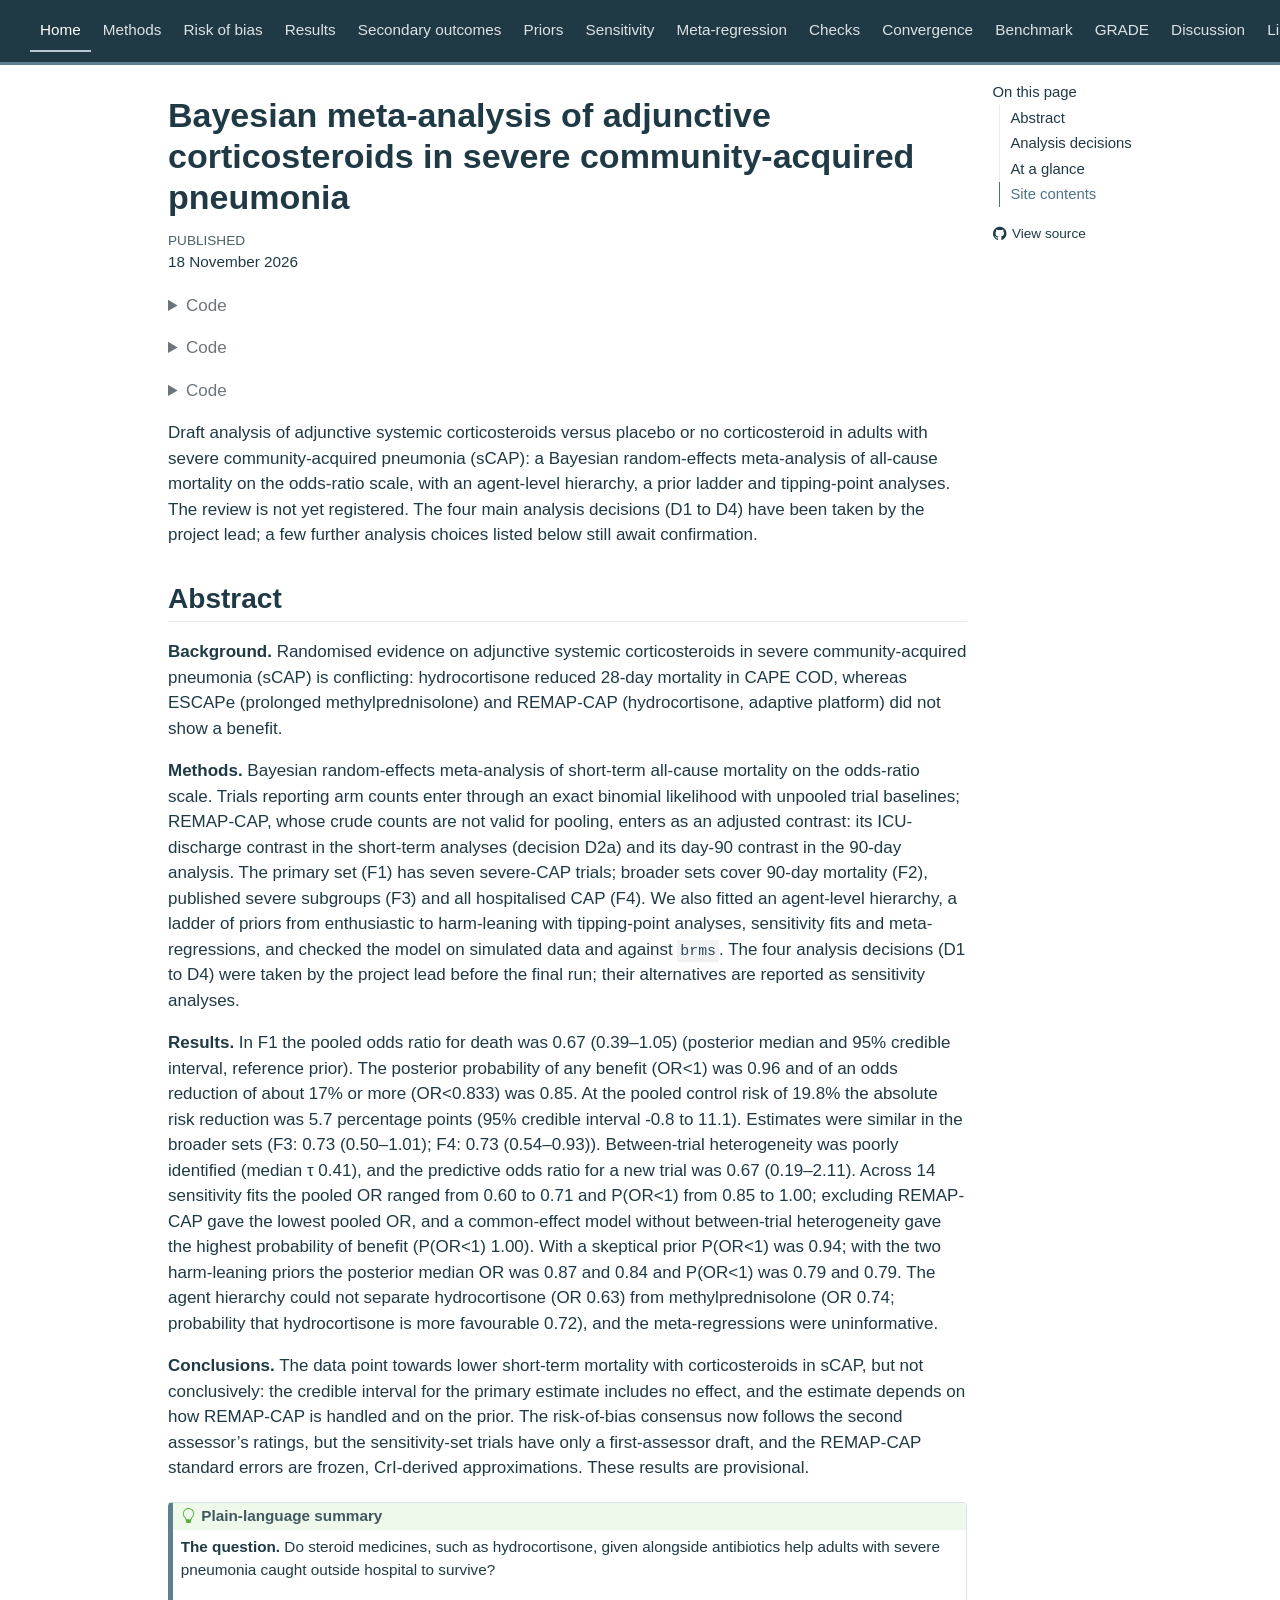
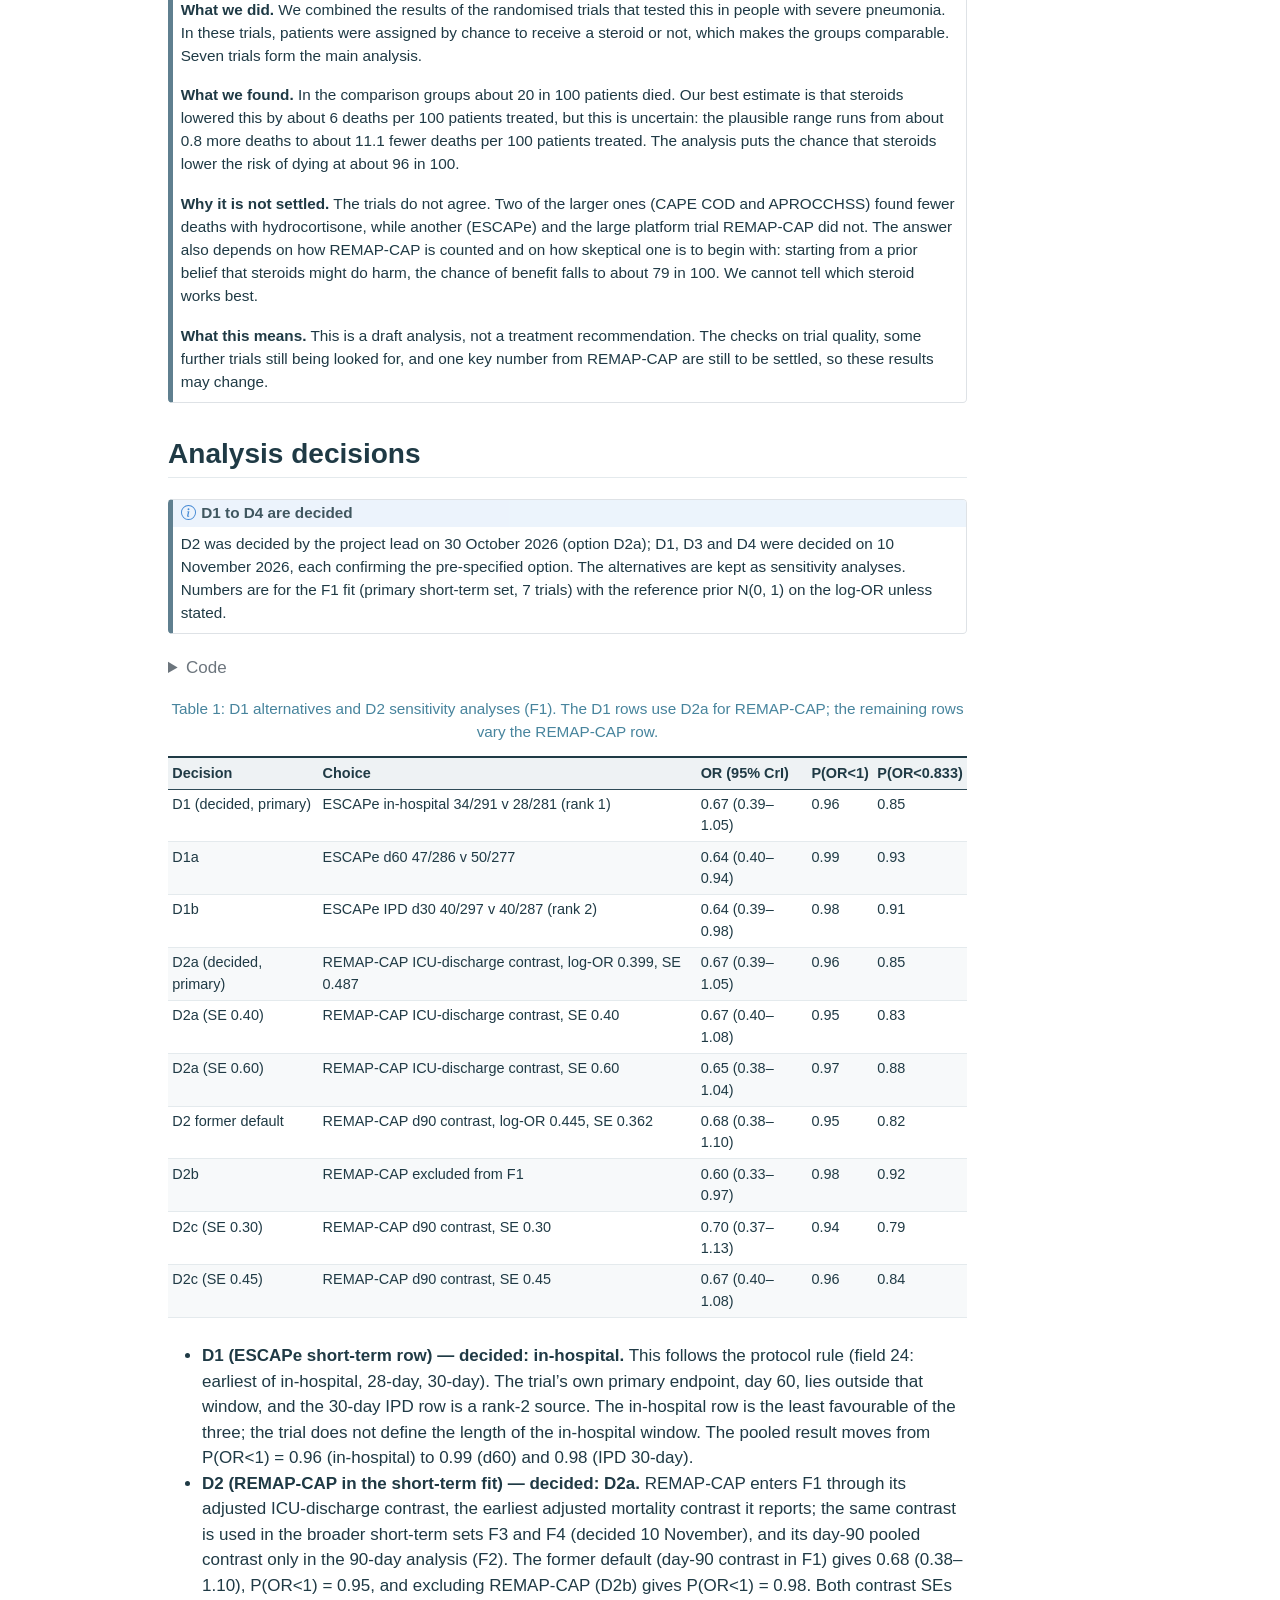
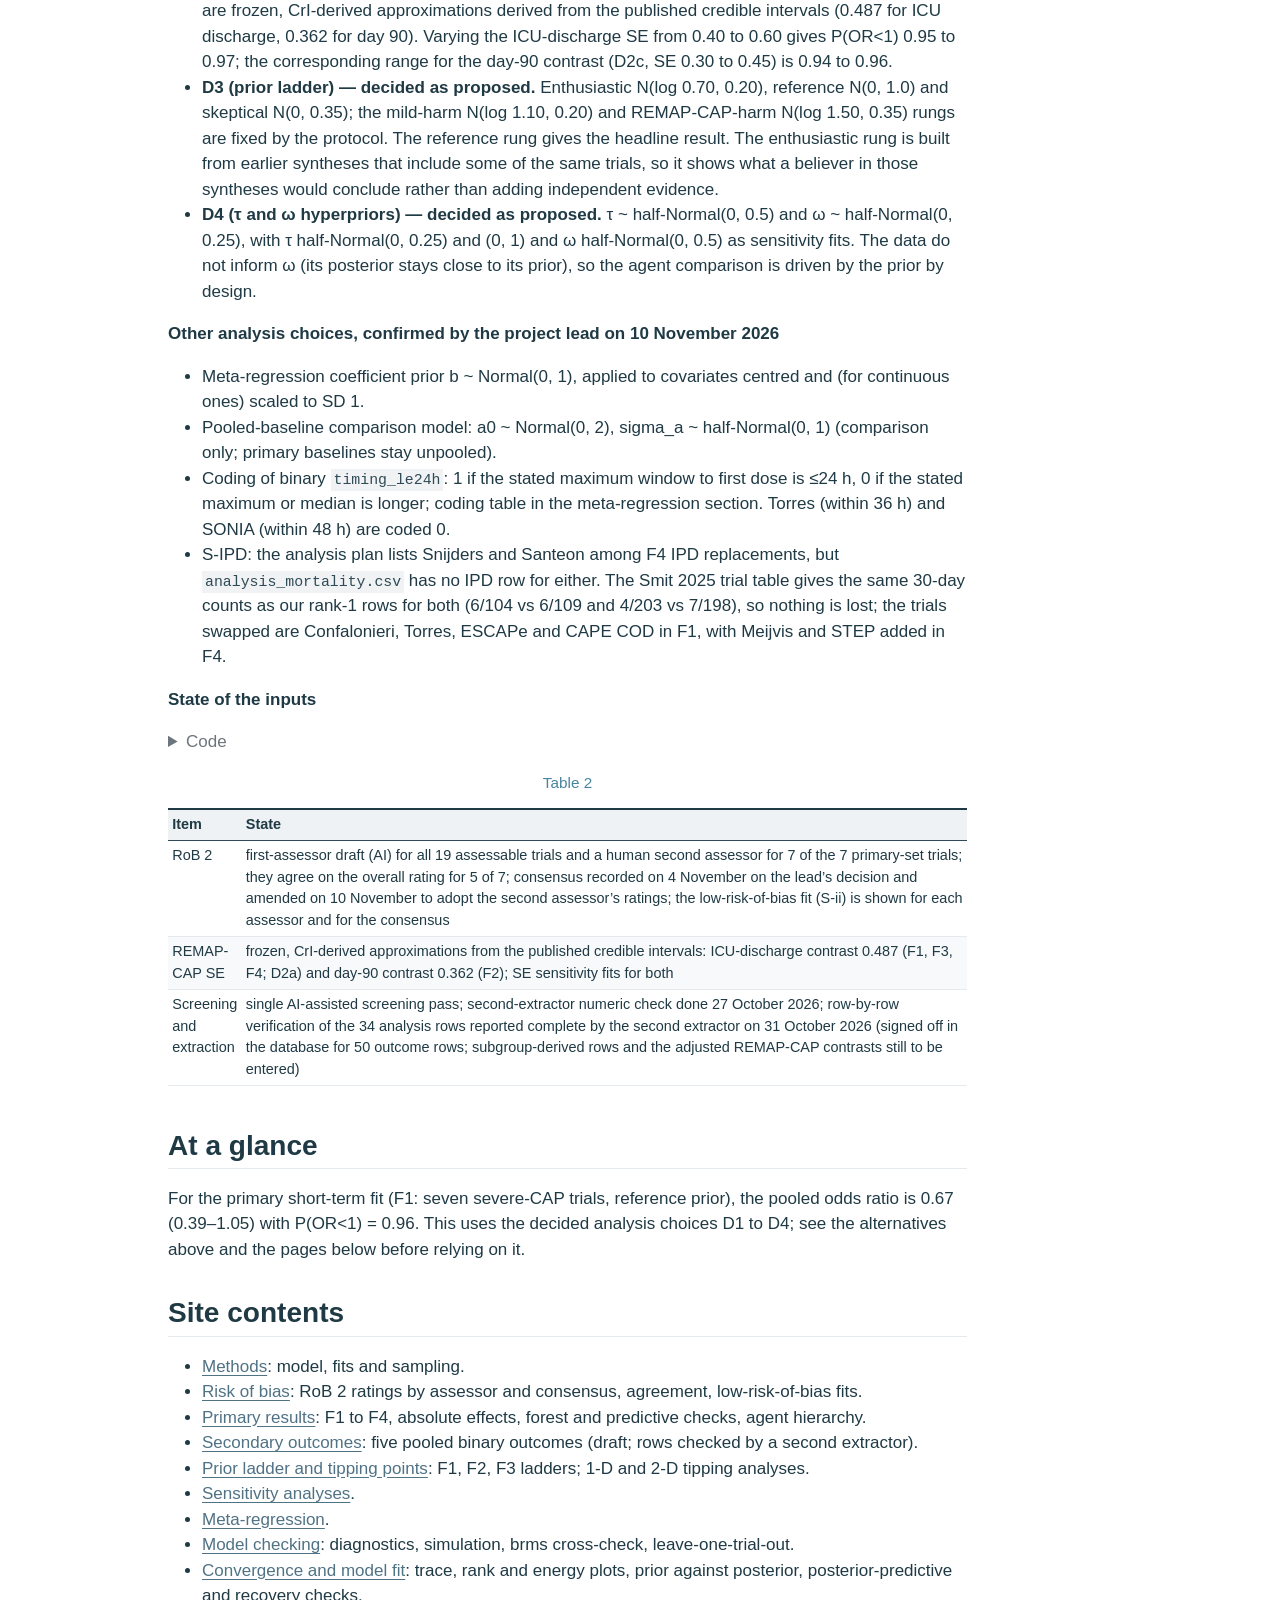
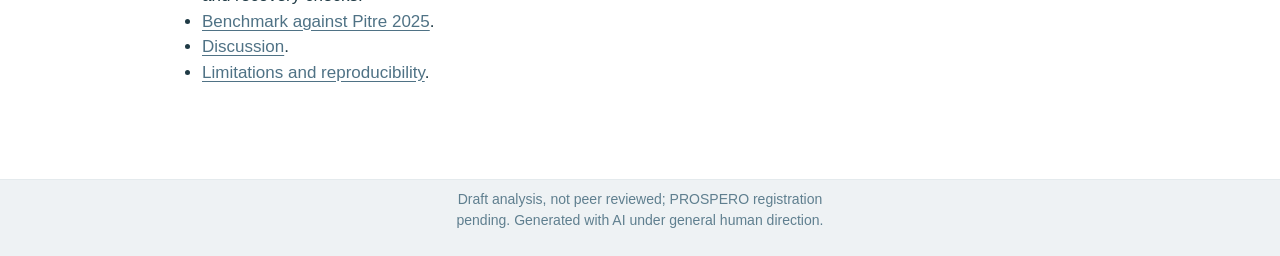
<file: docs/index.html>
<!DOCTYPE html>
<html xmlns="http://www.w3.org/1999/xhtml" lang="en" xml:lang="en"><head>

<meta charset="utf-8">
<meta name="generator" content="quarto-1.9.35">

<meta name="viewport" content="width=device-width, initial-scale=1.0, user-scalable=yes">

<meta name="author" content="">
<meta name="dcterms.date" content="2026-11-18">

<title>Bayesian meta-analysis of adjunctive corticosteroids in severe community-acquired pneumonia – Corticosteroids in sCAP</title>
<style>
/* Default styles provided by pandoc.
** See https://pandoc.org/MANUAL.html#variables-for-html for config info.
*/
code{white-space: pre-wrap;}
span.smallcaps{font-variant: small-caps;}
div.columns{display: flex; gap: min(4vw, 1.5em);}
div.column{flex: auto; overflow-x: auto;}
div.hanging-indent{margin-left: 1.5em; text-indent: -1.5em;}
ul.task-list{list-style: none;}
ul.task-list li input[type="checkbox"] {
  width: 0.8em;
  margin: 0 0.8em 0.2em -1em; /* quarto-specific, see https://github.com/quarto-dev/quarto-cli/issues/4556 */ 
  vertical-align: middle;
}
/* CSS for syntax highlighting */
html { -webkit-text-size-adjust: 100%; }
pre > code.sourceCode { white-space: pre; position: relative; }
pre > code.sourceCode > span { display: inline-block; line-height: 1.25; }
pre > code.sourceCode > span:empty { height: 1.2em; }
.sourceCode { overflow: visible; }
code.sourceCode > span { color: inherit; text-decoration: inherit; }
div.sourceCode { margin: 1em 0; }
pre.sourceCode { margin: 0; }
@media screen {
div.sourceCode { overflow: auto; }
}
@media print {
pre > code.sourceCode { white-space: pre-wrap; }
pre > code.sourceCode > span { text-indent: -5em; padding-left: 5em; }
}
pre.numberSource code
  { counter-reset: source-line 0; }
pre.numberSource code > span
  { position: relative; left: -4em; counter-increment: source-line; }
pre.numberSource code > span > a:first-child::before
  { content: counter(source-line);
    position: relative; left: -1em; text-align: right; vertical-align: baseline;
    border: none; display: inline-block;
    -webkit-touch-callout: none; -webkit-user-select: none;
    -khtml-user-select: none; -moz-user-select: none;
    -ms-user-select: none; user-select: none;
    padding: 0 4px; width: 4em;
  }
pre.numberSource { margin-left: 3em;  padding-left: 4px; }
div.sourceCode
  {   }
@media screen {
pre > code.sourceCode > span > a:first-child::before { text-decoration: underline; }
}
</style>


<script src="site_libs/quarto-nav/quarto-nav.js"></script>
<script src="site_libs/quarto-nav/headroom.min.js"></script>
<script src="site_libs/clipboard/clipboard.min.js"></script>
<script src="site_libs/quarto-search/autocomplete.umd.js"></script>
<script src="site_libs/quarto-search/fuse.min.js"></script>
<script src="site_libs/quarto-search/quarto-search.js"></script>
<meta name="quarto:offset" content="./">
<script src="site_libs/quarto-html/quarto.js" type="module"></script>
<script src="site_libs/quarto-html/tabsets/tabsets.js" type="module"></script>
<script src="site_libs/quarto-html/popper.min.js"></script>
<script src="site_libs/quarto-html/tippy.umd.min.js"></script>
<script src="site_libs/quarto-html/anchor.min.js"></script>
<link href="site_libs/quarto-html/tippy.css" rel="stylesheet">
<link href="site_libs/quarto-html/quarto-syntax-highlighting-46f66b053e56abd73bb6e954d61a315b.css" rel="stylesheet" id="quarto-text-highlighting-styles">
<script src="site_libs/bootstrap/bootstrap.min.js"></script>
<link href="site_libs/bootstrap/bootstrap-icons.css" rel="stylesheet">
<link href="site_libs/bootstrap/bootstrap-a7745cbeffaa95b2c6d13ed910c9e09f.min.css" rel="stylesheet" append-hash="true" id="quarto-bootstrap" data-mode="light">
<script id="quarto-search-options" type="application/json">{
  "location": "navbar",
  "copy-button": false,
  "collapse-after": 3,
  "panel-placement": "end",
  "type": "overlay",
  "limit": 50,
  "keyboard-shortcut": [
    "f",
    "/",
    "s"
  ],
  "show-item-context": false,
  "language": {
    "search-no-results-text": "No results",
    "search-matching-documents-text": "matching documents",
    "search-copy-link-title": "Copy link to search",
    "search-hide-matches-text": "Hide additional matches",
    "search-more-match-text": "more match in this document",
    "search-more-matches-text": "more matches in this document",
    "search-clear-button-title": "Clear",
    "search-text-placeholder": "",
    "search-detached-cancel-button-title": "Cancel",
    "search-submit-button-title": "Submit",
    "search-label": "Search"
  }
}</script>


</head>

<body class="nav-fixed quarto-light">

<div id="quarto-search-results"></div>
  <header id="quarto-header" class="headroom fixed-top">
    <nav class="navbar navbar-expand-lg " data-bs-theme="dark">
      <div class="navbar-container container-fluid">
      <div class="navbar-brand-container mx-auto">
    <a class="navbar-brand" href="./index.html">
    <span class="navbar-title">Corticosteroids in sCAP</span>
    </a>
  </div>
            <div id="quarto-search" class="" title="Search"></div>
          <button class="navbar-toggler" type="button" data-bs-toggle="collapse" data-bs-target="#navbarCollapse" aria-controls="navbarCollapse" role="menu" aria-expanded="false" aria-label="Toggle navigation" onclick="if (window.quartoToggleHeadroom) { window.quartoToggleHeadroom(); }">
  <span class="navbar-toggler-icon"></span>
</button>
          <div class="collapse navbar-collapse" id="navbarCollapse">
            <ul class="navbar-nav navbar-nav-scroll me-auto">
  <li class="nav-item">
    <a class="nav-link active" href="./index.html" aria-current="page"> 
<span class="menu-text">Home</span></a>
  </li>  
  <li class="nav-item">
    <a class="nav-link" href="./methods.html"> 
<span class="menu-text">Methods</span></a>
  </li>  
  <li class="nav-item">
    <a class="nav-link" href="./risk_of_bias.html"> 
<span class="menu-text">Risk of bias</span></a>
  </li>  
  <li class="nav-item">
    <a class="nav-link" href="./results.html"> 
<span class="menu-text">Results</span></a>
  </li>  
  <li class="nav-item">
    <a class="nav-link" href="./secondary.html"> 
<span class="menu-text">Secondary outcomes</span></a>
  </li>  
  <li class="nav-item">
    <a class="nav-link" href="./priors.html"> 
<span class="menu-text">Priors</span></a>
  </li>  
  <li class="nav-item">
    <a class="nav-link" href="./sensitivity.html"> 
<span class="menu-text">Sensitivity</span></a>
  </li>  
  <li class="nav-item">
    <a class="nav-link" href="./metaregression.html"> 
<span class="menu-text">Meta-regression</span></a>
  </li>  
  <li class="nav-item">
    <a class="nav-link" href="./checks.html"> 
<span class="menu-text">Checks</span></a>
  </li>  
  <li class="nav-item">
    <a class="nav-link" href="./convergence.html"> 
<span class="menu-text">Convergence</span></a>
  </li>  
  <li class="nav-item">
    <a class="nav-link" href="./benchmark.html"> 
<span class="menu-text">Benchmark</span></a>
  </li>  
  <li class="nav-item">
    <a class="nav-link" href="./grade.html"> 
<span class="menu-text">GRADE</span></a>
  </li>  
  <li class="nav-item">
    <a class="nav-link" href="./discussion.html"> 
<span class="menu-text">Discussion</span></a>
  </li>  
  <li class="nav-item">
    <a class="nav-link" href="./limitations.html"> 
<span class="menu-text">Limitations</span></a>
  </li>  
</ul>
            <ul class="navbar-nav navbar-nav-scroll ms-auto">
  <li class="nav-item compact">
    <a class="nav-link" href="https://github.com/Russlewisbo/CAP-steroids"> <i class="bi bi-github" role="img" aria-label="GitHub repository">
</i> 
<span class="menu-text"></span></a>
  </li>  
</ul>
          </div> <!-- /navcollapse -->
            <div class="quarto-navbar-tools">
</div>
      </div> <!-- /container-fluid -->
    </nav>
</header>
<!-- content -->
<div id="quarto-content" class="quarto-container page-columns page-rows-contents page-layout-article page-navbar">
<!-- sidebar -->
<!-- margin-sidebar -->
    <div id="quarto-margin-sidebar" class="sidebar margin-sidebar">
        <nav id="TOC" role="doc-toc" class="toc-active">
    <h2 id="toc-title">On this page</h2>
   
  <ul>
  <li><a href="#abstract" id="toc-abstract" class="nav-link active" data-scroll-target="#abstract">Abstract</a></li>
  <li><a href="#analysis-decisions" id="toc-analysis-decisions" class="nav-link" data-scroll-target="#analysis-decisions">Analysis decisions</a></li>
  <li><a href="#at-a-glance" id="toc-at-a-glance" class="nav-link" data-scroll-target="#at-a-glance">At a glance</a></li>
  <li><a href="#site-contents" id="toc-site-contents" class="nav-link" data-scroll-target="#site-contents">Site contents</a></li>
  </ul>
<div class="toc-actions"><ul><li><a href="https://github.com/Russlewisbo/CAP-steroids/blob/main/index.qmd" class="toc-action"><i class="bi bi-github"></i>View source</a></li></ul></div></nav>
    </div>
<!-- main -->
<main class="content" id="quarto-document-content">

<header id="title-block-header" class="quarto-title-block default">
<div class="quarto-title">
<h1 class="title">Bayesian meta-analysis of adjunctive corticosteroids in severe community-acquired pneumonia</h1>
</div>



<div class="quarto-title-meta">

    
    <div>
    <div class="quarto-title-meta-heading">Published</div>
    <div class="quarto-title-meta-contents">
      <p class="date">18 November 2026</p>
    </div>
  </div>
  
    
  </div>
  


</header>


<div class="cell">
<details class="code-fold">
<summary>Code</summary>
<div class="code-copy-outer-scaffold"><div class="sourceCode cell-code" id="cb1"><pre class="sourceCode r code-with-copy"><code class="sourceCode r"><span id="cb1-1"><a href="#cb1-1" aria-hidden="true" tabindex="-1"></a><span class="fu">library</span>(targets)</span>
<span id="cb1-2"><a href="#cb1-2" aria-hidden="true" tabindex="-1"></a><span class="fu">library</span>(dplyr)</span>
<span id="cb1-3"><a href="#cb1-3" aria-hidden="true" tabindex="-1"></a><span class="fu">library</span>(knitr)</span></code></pre></div><button title="Copy to Clipboard" class="code-copy-button"><i class="bi"></i></button></div>
</details>
</div>
<div class="cell">
<details class="code-fold">
<summary>Code</summary>
<div class="code-copy-outer-scaffold"><div class="sourceCode cell-code" id="cb2"><pre class="sourceCode r code-with-copy"><code class="sourceCode r"><span id="cb2-1"><a href="#cb2-1" aria-hidden="true" tabindex="-1"></a><span class="fu">source</span>(<span class="st">"_helpers.R"</span>)</span></code></pre></div><button title="Copy to Clipboard" class="code-copy-button"><i class="bi"></i></button></div>
</details>
</div>
<div class="cell">
<details class="code-fold">
<summary>Code</summary>
<div class="code-copy-outer-scaffold"><div class="sourceCode cell-code" id="cb3"><pre class="sourceCode r code-with-copy"><code class="sourceCode r"><span id="cb3-1"><a href="#cb3-1" aria-hidden="true" tabindex="-1"></a><span class="co"># Every table and figure on this site is read from the targets store (analysis/_targets)</span></span>
<span id="cb3-2"><a href="#cb3-2" aria-hidden="true" tabindex="-1"></a>s <span class="ot">&lt;-</span> <span class="fu">tar_read</span>(all_summary)</span>
<span id="cb3-3"><a href="#cb3-3" aria-hidden="true" tabindex="-1"></a>rob <span class="ot">&lt;-</span> <span class="fu">tar_read</span>(s_ii_status)</span>
<span id="cb3-4"><a href="#cb3-4" aria-hidden="true" tabindex="-1"></a>f1 <span class="ot">&lt;-</span> <span class="fu">filter</span>(s, id <span class="sc">==</span> <span class="st">"F1_default"</span>)</span>
<span id="cb3-5"><a href="#cb3-5" aria-hidden="true" tabindex="-1"></a>agent <span class="ot">&lt;-</span> <span class="fu">tar_read</span>(agent_F1)</span>
<span id="cb3-6"><a href="#cb3-6" aria-hidden="true" tabindex="-1"></a>sens_f1 <span class="ot">&lt;-</span> s <span class="sc">|&gt;</span> <span class="fu">filter</span>(set <span class="sc">==</span> <span class="st">"F1"</span>, (group <span class="sc">==</span> <span class="st">"sens"</span> <span class="sc">|</span> id <span class="sc">%in%</span> <span class="fu">c</span>(<span class="st">"F1_D2b"</span>, <span class="st">"F1_D2_d90"</span>)))</span></code></pre></div><button title="Copy to Clipboard" class="code-copy-button"><i class="bi"></i></button></div>
</details>
</div>
<p>Draft analysis of adjunctive systemic corticosteroids versus placebo or no corticosteroid in adults with severe community-acquired pneumonia (sCAP): a Bayesian random-effects meta-analysis of all-cause mortality on the odds-ratio scale, with an agent-level hierarchy, a prior ladder and tipping-point analyses. The review is not yet registered. The four main analysis decisions (D1 to D4) have been taken by the project lead; a few further analysis choices listed below still await confirmation.</p>
<section id="abstract" class="level2">
<h2 class="anchored" data-anchor-id="abstract">Abstract</h2>
<p><strong>Background.</strong> Randomised evidence on adjunctive systemic corticosteroids in severe community-acquired pneumonia (sCAP) is conflicting: hydrocortisone reduced 28-day mortality in CAPE COD, whereas ESCAPe (prolonged methylprednisolone) and REMAP-CAP (hydrocortisone, adaptive platform) did not show a benefit.</p>
<p><strong>Methods.</strong> Bayesian random-effects meta-analysis of short-term all-cause mortality on the odds-ratio scale. Trials reporting arm counts enter through an exact binomial likelihood with unpooled trial baselines; REMAP-CAP, whose crude counts are not valid for pooling, enters as an adjusted contrast: its ICU-discharge contrast in the short-term analyses (decision D2a) and its day-90 contrast in the 90-day analysis. The primary set (F1) has seven severe-CAP trials; broader sets cover 90-day mortality (F2), published severe subgroups (F3) and all hospitalised CAP (F4). We also fitted an agent-level hierarchy, a ladder of priors from enthusiastic to harm-leaning with tipping-point analyses, sensitivity fits and meta-regressions, and checked the model on simulated data and against <code>brms</code>. The four analysis decisions (D1 to D4) were taken by the project lead before the final run; their alternatives are reported as sensitivity analyses.</p>
<p><strong>Results.</strong> In F1 the pooled odds ratio for death was 0.67 (0.39–1.05) (posterior median and 95% credible interval, reference prior). The posterior probability of any benefit (OR&lt;1) was 0.96 and of an odds reduction of about 17% or more (OR&lt;0.833) was 0.85. At the pooled control risk of 19.8% the absolute risk reduction was 5.7 percentage points (95% credible interval -0.8 to 11.1). Estimates were similar in the broader sets (F3: 0.73 (0.50–1.01); F4: 0.73 (0.54–0.93)). Between-trial heterogeneity was poorly identified (median τ 0.41), and the predictive odds ratio for a new trial was 0.67 (0.19–2.11). Across 14 sensitivity fits the pooled OR ranged from 0.60 to 0.71 and P(OR&lt;1) from 0.85 to 1.00; excluding REMAP-CAP gave the lowest pooled OR, and a common-effect model without between-trial heterogeneity gave the highest probability of benefit (P(OR&lt;1) 1.00). With a skeptical prior P(OR&lt;1) was 0.94; with the two harm-leaning priors the posterior median OR was 0.87 and 0.84 and P(OR&lt;1) was 0.79 and 0.79. The agent hierarchy could not separate hydrocortisone (OR 0.63) from methylprednisolone (OR 0.74; probability that hydrocortisone is more favourable 0.72), and the meta-regressions were uninformative.</p>
<p><strong>Conclusions.</strong> The data point towards lower short-term mortality with corticosteroids in sCAP, but not conclusively: the credible interval for the primary estimate includes no effect, and the estimate depends on how REMAP-CAP is handled and on the prior. The risk-of-bias consensus now follows the second assessor’s ratings, but the sensitivity-set trials have only a first-assessor draft, and the REMAP-CAP standard errors are frozen, CrI-derived approximations. These results are provisional.</p>
<div class="callout callout-style-default callout-tip callout-titled">
<div class="callout-header d-flex align-content-center">
<div class="callout-icon-container">
<i class="callout-icon"></i>
</div>
<div class="callout-title-container flex-fill">
<span class="screen-reader-only">Tip</span>Plain-language summary
</div>
</div>
<div class="callout-body-container callout-body">
<p><strong>The question.</strong> Do steroid medicines, such as hydrocortisone, given alongside antibiotics help adults with severe pneumonia caught outside hospital to survive?</p>
<p><strong>What we did.</strong> We combined the results of the randomised trials that tested this in people with severe pneumonia. In these trials, patients were assigned by chance to receive a steroid or not, which makes the groups comparable. Seven trials form the main analysis.</p>
<p><strong>What we found.</strong> In the comparison groups about 20 in 100 patients died. Our best estimate is that steroids lowered this by about 6 deaths per 100 patients treated, but this is uncertain: the plausible range runs from about 0.8 more deaths to about 11.1 fewer deaths per 100 patients treated. The analysis puts the chance that steroids lower the risk of dying at about 96 in 100.</p>
<p><strong>Why it is not settled.</strong> The trials do not agree. Two of the larger ones (CAPE COD and APROCCHSS) found fewer deaths with hydrocortisone, while another (ESCAPe) and the large platform trial REMAP-CAP did not. The answer also depends on how REMAP-CAP is counted and on how skeptical one is to begin with: starting from a prior belief that steroids might do harm, the chance of benefit falls to about 79 in 100. We cannot tell which steroid works best.</p>
<p><strong>What this means.</strong> This is a draft analysis, not a treatment recommendation. The checks on trial quality, some further trials still being looked for, and one key number from REMAP-CAP are still to be settled, so these results may change.</p>
</div>
</div>
</section>
<section id="analysis-decisions" class="level2">
<h2 class="anchored" data-anchor-id="analysis-decisions">Analysis decisions</h2>
<div class="callout callout-style-default callout-note callout-titled">
<div class="callout-header d-flex align-content-center">
<div class="callout-icon-container">
<i class="callout-icon"></i>
</div>
<div class="callout-title-container flex-fill">
<span class="screen-reader-only">Note</span>D1 to D4 are decided
</div>
</div>
<div class="callout-body-container callout-body">
<p>D2 was decided by the project lead on 30 October 2026 (option D2a); D1, D3 and D4 were decided on 10 November 2026, each confirming the pre-specified option. The alternatives are kept as sensitivity analyses. Numbers are for the F1 fit (primary short-term set, 7 trials) with the reference prior N(0, 1) on the log-OR unless stated.</p>
</div>
</div>
<div class="cell">
<details class="code-fold">
<summary>Code</summary>
<div class="code-copy-outer-scaffold"><div class="sourceCode cell-code" id="cb4"><pre class="sourceCode r code-with-copy"><code class="sourceCode r"><span id="cb4-1"><a href="#cb4-1" aria-hidden="true" tabindex="-1"></a>dec <span class="ot">&lt;-</span> <span class="fu">tibble</span>(</span>
<span id="cb4-2"><a href="#cb4-2" aria-hidden="true" tabindex="-1"></a>  <span class="at">Decision =</span> <span class="fu">c</span>(<span class="st">"D1 (decided, primary)"</span>, <span class="st">"D1a"</span>, <span class="st">"D1b"</span>, <span class="st">"D2a (decided, primary)"</span>, <span class="st">"D2a (SE 0.40)"</span>, <span class="st">"D2a (SE 0.60)"</span>,</span>
<span id="cb4-3"><a href="#cb4-3" aria-hidden="true" tabindex="-1"></a>               <span class="st">"D2 former default"</span>, <span class="st">"D2b"</span>, <span class="st">"D2c (SE 0.30)"</span>, <span class="st">"D2c (SE 0.45)"</span>),</span>
<span id="cb4-4"><a href="#cb4-4" aria-hidden="true" tabindex="-1"></a>  <span class="at">Choice =</span> <span class="fu">c</span>(<span class="st">"ESCAPe in-hospital 34/291 v 28/281 (rank 1)"</span>, <span class="st">"ESCAPe d60 47/286 v 50/277"</span>,</span>
<span id="cb4-5"><a href="#cb4-5" aria-hidden="true" tabindex="-1"></a>             <span class="st">"ESCAPe IPD d30 40/297 v 40/287 (rank 2)"</span>,</span>
<span id="cb4-6"><a href="#cb4-6" aria-hidden="true" tabindex="-1"></a>             <span class="st">"REMAP-CAP ICU-discharge contrast, log-OR 0.399, SE 0.487"</span>, <span class="st">"REMAP-CAP ICU-discharge contrast, SE 0.40"</span>,</span>
<span id="cb4-7"><a href="#cb4-7" aria-hidden="true" tabindex="-1"></a>             <span class="st">"REMAP-CAP ICU-discharge contrast, SE 0.60"</span>, <span class="st">"REMAP-CAP d90 contrast, log-OR 0.445, SE 0.362"</span>,</span>
<span id="cb4-8"><a href="#cb4-8" aria-hidden="true" tabindex="-1"></a>             <span class="st">"REMAP-CAP excluded from F1"</span>, <span class="st">"REMAP-CAP d90 contrast, SE 0.30"</span>, <span class="st">"REMAP-CAP d90 contrast, SE 0.45"</span>),</span>
<span id="cb4-9"><a href="#cb4-9" aria-hidden="true" tabindex="-1"></a>  <span class="at">id =</span> <span class="fu">c</span>(<span class="st">"F1_default"</span>, <span class="st">"F1_D1a"</span>, <span class="st">"F1_D1b"</span>, <span class="st">"F1_default"</span>, <span class="st">"F1_D2a_se040"</span>, <span class="st">"F1_D2a_se060"</span>, <span class="st">"F1_D2_d90"</span>, <span class="st">"F1_D2b"</span>,</span>
<span id="cb4-10"><a href="#cb4-10" aria-hidden="true" tabindex="-1"></a>         <span class="st">"F1_D2c_se030"</span>, <span class="st">"F1_D2c_se045"</span>)) <span class="sc">|&gt;</span></span>
<span id="cb4-11"><a href="#cb4-11" aria-hidden="true" tabindex="-1"></a>  <span class="fu">left_join</span>(s, <span class="at">by =</span> <span class="st">"id"</span>) <span class="sc">|&gt;</span></span>
<span id="cb4-12"><a href="#cb4-12" aria-hidden="true" tabindex="-1"></a>  <span class="fu">transmute</span>(Decision, Choice, <span class="st">`</span><span class="at">OR (95% CrI)</span><span class="st">`</span> <span class="ot">=</span> <span class="fu">or_ci</span>(OR_median, OR_q025, OR_q975),</span>
<span id="cb4-13"><a href="#cb4-13" aria-hidden="true" tabindex="-1"></a>            <span class="st">`</span><span class="at">P(OR&lt;1)</span><span class="st">`</span> <span class="ot">=</span> <span class="fu">pr</span>(P_OR_lt_1), <span class="st">`</span><span class="at">P(OR&lt;0.833)</span><span class="st">`</span> <span class="ot">=</span> <span class="fu">pr</span>(<span class="st">`</span><span class="at">P_OR_lt_0.833</span><span class="st">`</span>))</span>
<span id="cb4-14"><a href="#cb4-14" aria-hidden="true" tabindex="-1"></a><span class="fu">kable</span>(dec, <span class="at">caption =</span> <span class="st">"D1 alternatives and D2 sensitivity analyses (F1). The D1 rows use D2a for REMAP-CAP; the remaining rows vary the REMAP-CAP row."</span>)</span></code></pre></div><button title="Copy to Clipboard" class="code-copy-button"><i class="bi"></i></button></div>
</details>
<div id="tbl-decisions" class="cell quarto-float quarto-figure quarto-figure-center anchored">
<figure class="quarto-float quarto-float-tbl figure">
<figcaption class="quarto-float-caption-top quarto-float-caption quarto-float-tbl" id="tbl-decisions-caption-0ceaefa1-69ba-4598-a22c-09a6ac19f8ca">
Table&nbsp;1: D1 alternatives and D2 sensitivity analyses (F1). The D1 rows use D2a for REMAP-CAP; the remaining rows vary the REMAP-CAP row.
</figcaption>
<div aria-describedby="tbl-decisions-caption-0ceaefa1-69ba-4598-a22c-09a6ac19f8ca">
<div class="cell-output-display">
<table class="cell caption-top table table-sm table-striped small">
<colgroup>
<col style="width: 19%">
<col style="width: 48%">
<col style="width: 14%">
<col style="width: 6%">
<col style="width: 10%">
</colgroup>
<thead>
<tr class="header">
<th style="text-align: left;">Decision</th>
<th style="text-align: left;">Choice</th>
<th style="text-align: left;">OR (95% CrI)</th>
<th style="text-align: left;">P(OR&lt;1)</th>
<th style="text-align: left;">P(OR&lt;0.833)</th>
</tr>
</thead>
<tbody>
<tr class="odd">
<td style="text-align: left;">D1 (decided, primary)</td>
<td style="text-align: left;">ESCAPe in-hospital 34/291 v 28/281 (rank 1)</td>
<td style="text-align: left;">0.67 (0.39–1.05)</td>
<td style="text-align: left;">0.96</td>
<td style="text-align: left;">0.85</td>
</tr>
<tr class="even">
<td style="text-align: left;">D1a</td>
<td style="text-align: left;">ESCAPe d60 47/286 v 50/277</td>
<td style="text-align: left;">0.64 (0.40–0.94)</td>
<td style="text-align: left;">0.99</td>
<td style="text-align: left;">0.93</td>
</tr>
<tr class="odd">
<td style="text-align: left;">D1b</td>
<td style="text-align: left;">ESCAPe IPD d30 40/297 v 40/287 (rank 2)</td>
<td style="text-align: left;">0.64 (0.39–0.98)</td>
<td style="text-align: left;">0.98</td>
<td style="text-align: left;">0.91</td>
</tr>
<tr class="even">
<td style="text-align: left;">D2a (decided, primary)</td>
<td style="text-align: left;">REMAP-CAP ICU-discharge contrast, log-OR 0.399, SE 0.487</td>
<td style="text-align: left;">0.67 (0.39–1.05)</td>
<td style="text-align: left;">0.96</td>
<td style="text-align: left;">0.85</td>
</tr>
<tr class="odd">
<td style="text-align: left;">D2a (SE 0.40)</td>
<td style="text-align: left;">REMAP-CAP ICU-discharge contrast, SE 0.40</td>
<td style="text-align: left;">0.67 (0.40–1.08)</td>
<td style="text-align: left;">0.95</td>
<td style="text-align: left;">0.83</td>
</tr>
<tr class="even">
<td style="text-align: left;">D2a (SE 0.60)</td>
<td style="text-align: left;">REMAP-CAP ICU-discharge contrast, SE 0.60</td>
<td style="text-align: left;">0.65 (0.38–1.04)</td>
<td style="text-align: left;">0.97</td>
<td style="text-align: left;">0.88</td>
</tr>
<tr class="odd">
<td style="text-align: left;">D2 former default</td>
<td style="text-align: left;">REMAP-CAP d90 contrast, log-OR 0.445, SE 0.362</td>
<td style="text-align: left;">0.68 (0.38–1.10)</td>
<td style="text-align: left;">0.95</td>
<td style="text-align: left;">0.82</td>
</tr>
<tr class="even">
<td style="text-align: left;">D2b</td>
<td style="text-align: left;">REMAP-CAP excluded from F1</td>
<td style="text-align: left;">0.60 (0.33–0.97)</td>
<td style="text-align: left;">0.98</td>
<td style="text-align: left;">0.92</td>
</tr>
<tr class="odd">
<td style="text-align: left;">D2c (SE 0.30)</td>
<td style="text-align: left;">REMAP-CAP d90 contrast, SE 0.30</td>
<td style="text-align: left;">0.70 (0.37–1.13)</td>
<td style="text-align: left;">0.94</td>
<td style="text-align: left;">0.79</td>
</tr>
<tr class="even">
<td style="text-align: left;">D2c (SE 0.45)</td>
<td style="text-align: left;">REMAP-CAP d90 contrast, SE 0.45</td>
<td style="text-align: left;">0.67 (0.40–1.08)</td>
<td style="text-align: left;">0.96</td>
<td style="text-align: left;">0.84</td>
</tr>
</tbody>
</table>
</div>
</div>
</figure>
</div>
</div>
<ul>
<li><strong>D1 (ESCAPe short-term row) — decided: in-hospital.</strong> This follows the protocol rule (field 24: earliest of in-hospital, 28-day, 30-day). The trial’s own primary endpoint, day 60, lies outside that window, and the 30-day IPD row is a rank-2 source. The in-hospital row is the least favourable of the three; the trial does not define the length of the in-hospital window. The pooled result moves from P(OR&lt;1) = 0.96 (in-hospital) to 0.99 (d60) and 0.98 (IPD 30-day).</li>
<li><strong>D2 (REMAP-CAP in the short-term fit) — decided: D2a.</strong> REMAP-CAP enters F1 through its adjusted ICU-discharge contrast, the earliest adjusted mortality contrast it reports; the same contrast is used in the broader short-term sets F3 and F4 (decided 10 November), and its day-90 pooled contrast only in the 90-day analysis (F2). The former default (day-90 contrast in F1) gives 0.68 (0.38–1.10), P(OR&lt;1) = 0.95, and excluding REMAP-CAP (D2b) gives P(OR&lt;1) = 0.98. Both contrast SEs are frozen, CrI-derived approximations derived from the published credible intervals (0.487 for ICU discharge, 0.362 for day 90). Varying the ICU-discharge SE from 0.40 to 0.60 gives P(OR&lt;1) 0.95 to 0.97; the corresponding range for the day-90 contrast (D2c, SE 0.30 to 0.45) is 0.94 to 0.96.</li>
<li><strong>D3 (prior ladder) — decided as proposed.</strong> Enthusiastic N(log 0.70, 0.20), reference N(0, 1.0) and skeptical N(0, 0.35); the mild-harm N(log 1.10, 0.20) and REMAP-CAP-harm N(log 1.50, 0.35) rungs are fixed by the protocol. The reference rung gives the headline result. The enthusiastic rung is built from earlier syntheses that include some of the same trials, so it shows what a believer in those syntheses would conclude rather than adding independent evidence.</li>
<li><strong>D4 (τ and ω hyperpriors) — decided as proposed.</strong> τ ~ half-Normal(0, 0.5) and ω ~ half-Normal(0, 0.25), with τ half-Normal(0, 0.25) and (0, 1) and ω half-Normal(0, 0.5) as sensitivity fits. The data do not inform ω (its posterior stays close to its prior), so the agent comparison is driven by the prior by design.</li>
</ul>
<p><strong>Other analysis choices, confirmed by the project lead on 10 November 2026</strong></p>
<ul>
<li>Meta-regression coefficient prior b ~ Normal(0, 1), applied to covariates centred and (for continuous ones) scaled to SD 1.</li>
<li>Pooled-baseline comparison model: a0 ~ Normal(0, 2), sigma_a ~ half-Normal(0, 1) (comparison only; primary baselines stay unpooled).</li>
<li>Coding of binary <code>timing_le24h</code>: 1 if the stated maximum window to first dose is ≤24 h, 0 if the stated maximum or median is longer; coding table in the meta-regression section. Torres (within 36 h) and SONIA (within 48 h) are coded 0.</li>
<li>S-IPD: the analysis plan lists Snijders and Santeon among F4 IPD replacements, but <code>analysis_mortality.csv</code> has no IPD row for either. The Smit 2025 trial table gives the same 30-day counts as our rank-1 rows for both (6/104 vs 6/109 and 4/203 vs 7/198), so nothing is lost; the trials swapped are Confalonieri, Torres, ESCAPe and CAPE COD in F1, with Meijvis and STEP added in F4.</li>
</ul>
<p><strong>State of the inputs</strong></p>
<div class="cell">
<details class="code-fold">
<summary>Code</summary>
<div class="code-copy-outer-scaffold"><div class="sourceCode cell-code" id="cb5"><pre class="sourceCode r code-with-copy"><code class="sourceCode r"><span id="cb5-1"><a href="#cb5-1" aria-hidden="true" tabindex="-1"></a>status <span class="ot">&lt;-</span> <span class="fu">tibble</span>(</span>
<span id="cb5-2"><a href="#cb5-2" aria-hidden="true" tabindex="-1"></a>  <span class="at">Item =</span> <span class="fu">c</span>(<span class="st">"RoB 2"</span>, <span class="st">"REMAP-CAP SE"</span>, <span class="st">"Screening and extraction"</span>),</span>
<span id="cb5-3"><a href="#cb5-3" aria-hidden="true" tabindex="-1"></a>  <span class="at">State =</span> <span class="fu">c</span>(<span class="fu">sprintf</span>(<span class="st">"first-assessor draft (AI) for all %d assessable trials and a human second assessor for %d of the %d primary-set trials; they agree on the overall rating for %d of %d; consensus recorded on 4 November on the lead's decision and amended on 10 November to adopt the second assessor's ratings; the low-risk-of-bias fit (S-ii) is shown for each assessor and for the consensus"</span>,</span>
<span id="cb5-4"><a href="#cb5-4" aria-hidden="true" tabindex="-1"></a>                    rob<span class="sc">$</span>n_assessed_a1, rob<span class="sc">$</span>n_a2, rob<span class="sc">$</span>n_primary, rob<span class="sc">$</span>n_agree_overall, rob<span class="sc">$</span>n_both),</span>
<span id="cb5-5"><a href="#cb5-5" aria-hidden="true" tabindex="-1"></a>            <span class="st">"frozen, CrI-derived approximations from the published credible intervals: ICU-discharge contrast 0.487 (F1, F3, F4; D2a) and day-90 contrast 0.362 (F2); SE sensitivity fits for both"</span>,</span>
<span id="cb5-6"><a href="#cb5-6" aria-hidden="true" tabindex="-1"></a>            <span class="st">"single AI-assisted screening pass; second-extractor numeric check done 27 October 2026; row-by-row verification of the 34 analysis rows reported complete by the second extractor on 31 October 2026 (signed off in the database for 50 outcome rows; subgroup-derived rows and the adjusted REMAP-CAP contrasts still to be entered)"</span>))</span>
<span id="cb5-7"><a href="#cb5-7" aria-hidden="true" tabindex="-1"></a><span class="fu">kable</span>(status)</span></code></pre></div><button title="Copy to Clipboard" class="code-copy-button"><i class="bi"></i></button></div>
</details>
<div id="tbl-status" class="cell quarto-float quarto-figure quarto-figure-center anchored">
<figure class="quarto-float quarto-float-tbl figure">
<figcaption class="quarto-float-caption-top quarto-float-caption quarto-float-tbl quarto-uncaptioned" id="tbl-status-caption-0ceaefa1-69ba-4598-a22c-09a6ac19f8ca">
Table&nbsp;2
</figcaption>
<div aria-describedby="tbl-status-caption-0ceaefa1-69ba-4598-a22c-09a6ac19f8ca">
<div class="cell-output-display">
<table class="caption-top table table-sm table-striped small">
<colgroup>
<col style="width: 6%">
<col style="width: 93%">
</colgroup>
<thead>
<tr class="header">
<th style="text-align: left;">Item</th>
<th style="text-align: left;">State</th>
</tr>
</thead>
<tbody>
<tr class="odd">
<td style="text-align: left;">RoB 2</td>
<td style="text-align: left;">first-assessor draft (AI) for all 19 assessable trials and a human second assessor for 7 of the 7 primary-set trials; they agree on the overall rating for 5 of 7; consensus recorded on 4 November on the lead’s decision and amended on 10 November to adopt the second assessor’s ratings; the low-risk-of-bias fit (S-ii) is shown for each assessor and for the consensus</td>
</tr>
<tr class="even">
<td style="text-align: left;">REMAP-CAP SE</td>
<td style="text-align: left;">frozen, CrI-derived approximations from the published credible intervals: ICU-discharge contrast 0.487 (F1, F3, F4; D2a) and day-90 contrast 0.362 (F2); SE sensitivity fits for both</td>
</tr>
<tr class="odd">
<td style="text-align: left;">Screening and extraction</td>
<td style="text-align: left;">single AI-assisted screening pass; second-extractor numeric check done 27 October 2026; row-by-row verification of the 34 analysis rows reported complete by the second extractor on 31 October 2026 (signed off in the database for 50 outcome rows; subgroup-derived rows and the adjusted REMAP-CAP contrasts still to be entered)</td>
</tr>
</tbody>
</table>
</div>
</div>
</figure>
</div>
</div>
</section>
<section id="at-a-glance" class="level2">
<h2 class="anchored" data-anchor-id="at-a-glance">At a glance</h2>
<p>For the primary short-term fit (F1: seven severe-CAP trials, reference prior), the pooled odds ratio is 0.67 (0.39–1.05) with P(OR&lt;1) = 0.96. This uses the decided analysis choices D1 to D4; see the alternatives above and the pages below before relying on it.</p>
</section>
<section id="site-contents" class="level2">
<h2 class="anchored" data-anchor-id="site-contents">Site contents</h2>
<ul>
<li><a href="./methods.html">Methods</a>: model, fits and sampling.</li>
<li><a href="./risk_of_bias.html">Risk of bias</a>: RoB 2 ratings by assessor and consensus, agreement, low-risk-of-bias fits.</li>
<li><a href="./results.html">Primary results</a>: F1 to F4, absolute effects, forest and predictive checks, agent hierarchy.</li>
<li><a href="./secondary.html">Secondary outcomes</a>: five pooled binary outcomes (draft; rows checked by a second extractor).</li>
<li><a href="./priors.html">Prior ladder and tipping points</a>: F1, F2, F3 ladders; 1-D and 2-D tipping analyses.</li>
<li><a href="./sensitivity.html">Sensitivity analyses</a>.</li>
<li><a href="./metaregression.html">Meta-regression</a>.</li>
<li><a href="./checks.html">Model checking</a>: diagnostics, simulation, brms cross-check, leave-one-trial-out.</li>
<li><a href="./convergence.html">Convergence and model fit</a>: trace, rank and energy plots, prior against posterior, posterior-predictive and recovery checks.</li>
<li><a href="./benchmark.html">Benchmark against Pitre 2025</a>.</li>
<li><a href="./discussion.html">Discussion</a>.</li>
<li><a href="./limitations.html">Limitations and reproducibility</a>.</li>
</ul>


</section>

</main> <!-- /main -->
<script id="quarto-html-after-body" type="application/javascript">
  window.document.addEventListener("DOMContentLoaded", function (event) {
    const icon = "";
    const anchorJS = new window.AnchorJS();
    anchorJS.options = {
      placement: 'right',
      icon: icon
    };
    anchorJS.add('.anchored');
    const isCodeAnnotation = (el) => {
      for (const clz of el.classList) {
        if (clz.startsWith('code-annotation-')) {                     
          return true;
        }
      }
      return false;
    }
    const onCopySuccess = function(e) {
      // button target
      const button = e.trigger;
      // don't keep focus
      button.blur();
      // flash "checked"
      button.classList.add('code-copy-button-checked');
      var currentTitle = button.getAttribute("title");
      button.setAttribute("title", "Copied!");
      let tooltip;
      if (window.bootstrap) {
        button.setAttribute("data-bs-toggle", "tooltip");
        button.setAttribute("data-bs-placement", "left");
        button.setAttribute("data-bs-title", "Copied!");
        tooltip = new bootstrap.Tooltip(button, 
          { trigger: "manual", 
            customClass: "code-copy-button-tooltip",
            offset: [0, -8]});
        tooltip.show();    
      }
      setTimeout(function() {
        if (tooltip) {
          tooltip.hide();
          button.removeAttribute("data-bs-title");
          button.removeAttribute("data-bs-toggle");
          button.removeAttribute("data-bs-placement");
        }
        button.setAttribute("title", currentTitle);
        button.classList.remove('code-copy-button-checked');
      }, 1000);
      // clear code selection
      e.clearSelection();
    }
    const getTextToCopy = function(trigger) {
      const outerScaffold = trigger.parentElement.cloneNode(true);
      const codeEl = outerScaffold.querySelector('code');
      for (const childEl of codeEl.children) {
        if (isCodeAnnotation(childEl)) {
          childEl.remove();
        }
      }
      return codeEl.innerText;
    }
    const clipboard = new window.ClipboardJS('.code-copy-button:not([data-in-quarto-modal])', {
      text: getTextToCopy
    });
    clipboard.on('success', onCopySuccess);
    if (window.document.getElementById('quarto-embedded-source-code-modal')) {
      const clipboardModal = new window.ClipboardJS('.code-copy-button[data-in-quarto-modal]', {
        text: getTextToCopy,
        container: window.document.getElementById('quarto-embedded-source-code-modal')
      });
      clipboardModal.on('success', onCopySuccess);
    }
      var localhostRegex = new RegExp(/^(?:http|https):\/\/localhost\:?[0-9]*\//);
      var mailtoRegex = new RegExp(/^mailto:/);
        var filterRegex = new RegExp("https:\/\/russlewisbo\.github\.io\/CAP-steroids\/");
      var isInternal = (href) => {
          return filterRegex.test(href) || localhostRegex.test(href) || mailtoRegex.test(href);
      }
      // Inspect non-navigation links and adorn them if external
     var links = window.document.querySelectorAll('a[href]:not(.nav-link):not(.navbar-brand):not(.toc-action):not(.sidebar-link):not(.sidebar-item-toggle):not(.pagination-link):not(.no-external):not([aria-hidden]):not(.dropdown-item):not(.quarto-navigation-tool):not(.about-link)');
      for (var i=0; i<links.length; i++) {
        const link = links[i];
        if (!isInternal(link.href)) {
          // undo the damage that might have been done by quarto-nav.js in the case of
          // links that we want to consider external
          if (link.dataset.originalHref !== undefined) {
            link.href = link.dataset.originalHref;
          }
        }
      }
    function tippyHover(el, contentFn, onTriggerFn, onUntriggerFn) {
      const config = {
        allowHTML: true,
        maxWidth: 500,
        delay: 100,
        arrow: false,
        appendTo: function(el) {
            return el.parentElement;
        },
        interactive: true,
        interactiveBorder: 10,
        theme: 'quarto',
        placement: 'bottom-start',
      };
      if (contentFn) {
        config.content = contentFn;
      }
      if (onTriggerFn) {
        config.onTrigger = onTriggerFn;
      }
      if (onUntriggerFn) {
        config.onUntrigger = onUntriggerFn;
      }
      window.tippy(el, config); 
    }
    const noterefs = window.document.querySelectorAll('a[role="doc-noteref"]');
    for (var i=0; i<noterefs.length; i++) {
      const ref = noterefs[i];
      tippyHover(ref, function() {
        // use id or data attribute instead here
        let href = ref.getAttribute('data-footnote-href') || ref.getAttribute('href');
        try { href = new URL(href).hash; } catch {}
        const id = href.replace(/^#\/?/, "");
        const note = window.document.getElementById(id);
        if (note) {
          return note.innerHTML;
        } else {
          return "";
        }
      });
    }
    const xrefs = window.document.querySelectorAll('a.quarto-xref');
    const processXRef = (id, note) => {
      // Strip column container classes
      const stripColumnClz = (el) => {
        el.classList.remove("page-full", "page-columns");
        if (el.children) {
          for (const child of el.children) {
            stripColumnClz(child);
          }
        }
      }
      stripColumnClz(note)
      if (id === null || id.startsWith('sec-')) {
        // Special case sections, only their first couple elements
        const container = document.createElement("div");
        if (note.children && note.children.length > 2) {
          container.appendChild(note.children[0].cloneNode(true));
          for (let i = 1; i < note.children.length; i++) {
            const child = note.children[i];
            if (child.tagName === "P" && child.innerText === "") {
              continue;
            } else {
              container.appendChild(child.cloneNode(true));
              break;
            }
          }
          if (window.Quarto?.typesetMath) {
            window.Quarto.typesetMath(container);
          }
          return container.innerHTML
        } else {
          if (window.Quarto?.typesetMath) {
            window.Quarto.typesetMath(note);
          }
          return note.innerHTML;
        }
      } else {
        // Remove any anchor links if they are present
        const anchorLink = note.querySelector('a.anchorjs-link');
        if (anchorLink) {
          anchorLink.remove();
        }
        if (window.Quarto?.typesetMath) {
          window.Quarto.typesetMath(note);
        }
        if (note.classList.contains("callout")) {
          return note.outerHTML;
        } else {
          return note.innerHTML;
        }
      }
    }
    for (var i=0; i<xrefs.length; i++) {
      const xref = xrefs[i];
      tippyHover(xref, undefined, function(instance) {
        instance.disable();
        let url = xref.getAttribute('href');
        let hash = undefined; 
        if (url.startsWith('#')) {
          hash = url;
        } else {
          try { hash = new URL(url).hash; } catch {}
        }
        if (hash) {
          const id = hash.replace(/^#\/?/, "");
          const note = window.document.getElementById(id);
          if (note !== null) {
            try {
              const html = processXRef(id, note.cloneNode(true));
              instance.setContent(html);
            } finally {
              instance.enable();
              instance.show();
            }
          } else {
            // See if we can fetch this
            fetch(url.split('#')[0])
            .then(res => res.text())
            .then(html => {
              const parser = new DOMParser();
              const htmlDoc = parser.parseFromString(html, "text/html");
              const note = htmlDoc.getElementById(id);
              if (note !== null) {
                const html = processXRef(id, note);
                instance.setContent(html);
              } 
            }).finally(() => {
              instance.enable();
              instance.show();
            });
          }
        } else {
          // See if we can fetch a full url (with no hash to target)
          // This is a special case and we should probably do some content thinning / targeting
          fetch(url)
          .then(res => res.text())
          .then(html => {
            const parser = new DOMParser();
            const htmlDoc = parser.parseFromString(html, "text/html");
            const note = htmlDoc.querySelector('main.content');
            if (note !== null) {
              // This should only happen for chapter cross references
              // (since there is no id in the URL)
              // remove the first header
              if (note.children.length > 0 && note.children[0].tagName === "HEADER") {
                note.children[0].remove();
              }
              const html = processXRef(null, note);
              instance.setContent(html);
            } 
          }).finally(() => {
            instance.enable();
            instance.show();
          });
        }
      }, function(instance) {
      });
    }
        let selectedAnnoteEl;
        const selectorForAnnotation = ( cell, annotation) => {
          let cellAttr = 'data-code-cell="' + cell + '"';
          let lineAttr = 'data-code-annotation="' +  annotation + '"';
          const selector = 'span[' + cellAttr + '][' + lineAttr + ']';
          return selector;
        }
        const selectCodeLines = (annoteEl) => {
          const doc = window.document;
          const targetCell = annoteEl.getAttribute("data-target-cell");
          const targetAnnotation = annoteEl.getAttribute("data-target-annotation");
          const annoteSpan = window.document.querySelector(selectorForAnnotation(targetCell, targetAnnotation));
          const lines = annoteSpan.getAttribute("data-code-lines").split(",");
          const lineIds = lines.map((line) => {
            return targetCell + "-" + line;
          })
          let top = null;
          let height = null;
          let parent = null;
          if (lineIds.length > 0) {
              //compute the position of the single el (top and bottom and make a div)
              const el = window.document.getElementById(lineIds[0]);
              top = el.offsetTop;
              height = el.offsetHeight;
              parent = el.parentElement.parentElement;
            if (lineIds.length > 1) {
              const lastEl = window.document.getElementById(lineIds[lineIds.length - 1]);
              const bottom = lastEl.offsetTop + lastEl.offsetHeight;
              height = bottom - top;
            }
            if (top !== null && height !== null && parent !== null) {
              // cook up a div (if necessary) and position it 
              let div = window.document.getElementById("code-annotation-line-highlight");
              if (div === null) {
                div = window.document.createElement("div");
                div.setAttribute("id", "code-annotation-line-highlight");
                div.style.position = 'absolute';
                parent.appendChild(div);
              }
              div.style.top = top - 2 + "px";
              div.style.height = height + 4 + "px";
              div.style.left = 0;
              let gutterDiv = window.document.getElementById("code-annotation-line-highlight-gutter");
              if (gutterDiv === null) {
                gutterDiv = window.document.createElement("div");
                gutterDiv.setAttribute("id", "code-annotation-line-highlight-gutter");
                gutterDiv.style.position = 'absolute';
                const codeCell = window.document.getElementById(targetCell);
                const gutter = codeCell.querySelector('.code-annotation-gutter');
                gutter.appendChild(gutterDiv);
              }
              gutterDiv.style.top = top - 2 + "px";
              gutterDiv.style.height = height + 4 + "px";
            }
            selectedAnnoteEl = annoteEl;
          }
        };
        const unselectCodeLines = () => {
          const elementsIds = ["code-annotation-line-highlight", "code-annotation-line-highlight-gutter"];
          elementsIds.forEach((elId) => {
            const div = window.document.getElementById(elId);
            if (div) {
              div.remove();
            }
          });
          selectedAnnoteEl = undefined;
        };
          // Handle positioning of the toggle
      window.addEventListener(
        "resize",
        throttle(() => {
          elRect = undefined;
          if (selectedAnnoteEl) {
            selectCodeLines(selectedAnnoteEl);
          }
        }, 10)
      );
      function throttle(fn, ms) {
      let throttle = false;
      let timer;
        return (...args) => {
          if(!throttle) { // first call gets through
              fn.apply(this, args);
              throttle = true;
          } else { // all the others get throttled
              if(timer) clearTimeout(timer); // cancel #2
              timer = setTimeout(() => {
                fn.apply(this, args);
                timer = throttle = false;
              }, ms);
          }
        };
      }
        // Attach click handler to the DT
        const annoteDls = window.document.querySelectorAll('dt[data-target-cell]');
        for (const annoteDlNode of annoteDls) {
          annoteDlNode.addEventListener('click', (event) => {
            const clickedEl = event.target;
            if (clickedEl !== selectedAnnoteEl) {
              unselectCodeLines();
              const activeEl = window.document.querySelector('dt[data-target-cell].code-annotation-active');
              if (activeEl) {
                activeEl.classList.remove('code-annotation-active');
              }
              selectCodeLines(clickedEl);
              clickedEl.classList.add('code-annotation-active');
            } else {
              // Unselect the line
              unselectCodeLines();
              clickedEl.classList.remove('code-annotation-active');
            }
          });
        }
    const findCites = (el) => {
      const parentEl = el.parentElement;
      if (parentEl) {
        const cites = parentEl.dataset.cites;
        if (cites) {
          return {
            el,
            cites: cites.split(' ')
          };
        } else {
          return findCites(el.parentElement)
        }
      } else {
        return undefined;
      }
    };
    var bibliorefs = window.document.querySelectorAll('a[role="doc-biblioref"]');
    for (var i=0; i<bibliorefs.length; i++) {
      const ref = bibliorefs[i];
      const citeInfo = findCites(ref);
      if (citeInfo) {
        tippyHover(citeInfo.el, function() {
          var popup = window.document.createElement('div');
          citeInfo.cites.forEach(function(cite) {
            var citeDiv = window.document.createElement('div');
            citeDiv.classList.add('hanging-indent');
            citeDiv.classList.add('csl-entry');
            var biblioDiv = window.document.getElementById('ref-' + cite);
            if (biblioDiv) {
              citeDiv.innerHTML = biblioDiv.innerHTML;
            }
            popup.appendChild(citeDiv);
          });
          return popup.innerHTML;
        });
      }
    }
  });
  </script>
</div> <!-- /content -->
<footer class="footer">
  <div class="nav-footer">
    <div class="nav-footer-left">
      &nbsp;
    </div>   
    <div class="nav-footer-center">
<p>Draft analysis, not peer reviewed; PROSPERO registration pending. Generated with AI under general human direction.</p>
<div class="toc-actions d-sm-block d-md-none"><ul><li><a href="https://github.com/Russlewisbo/CAP-steroids/blob/main/index.qmd" class="toc-action"><i class="bi bi-github"></i>View source</a></li></ul></div></div>
    <div class="nav-footer-right">
      &nbsp;
    </div>
  </div>
</footer>




</body></html>
</file>
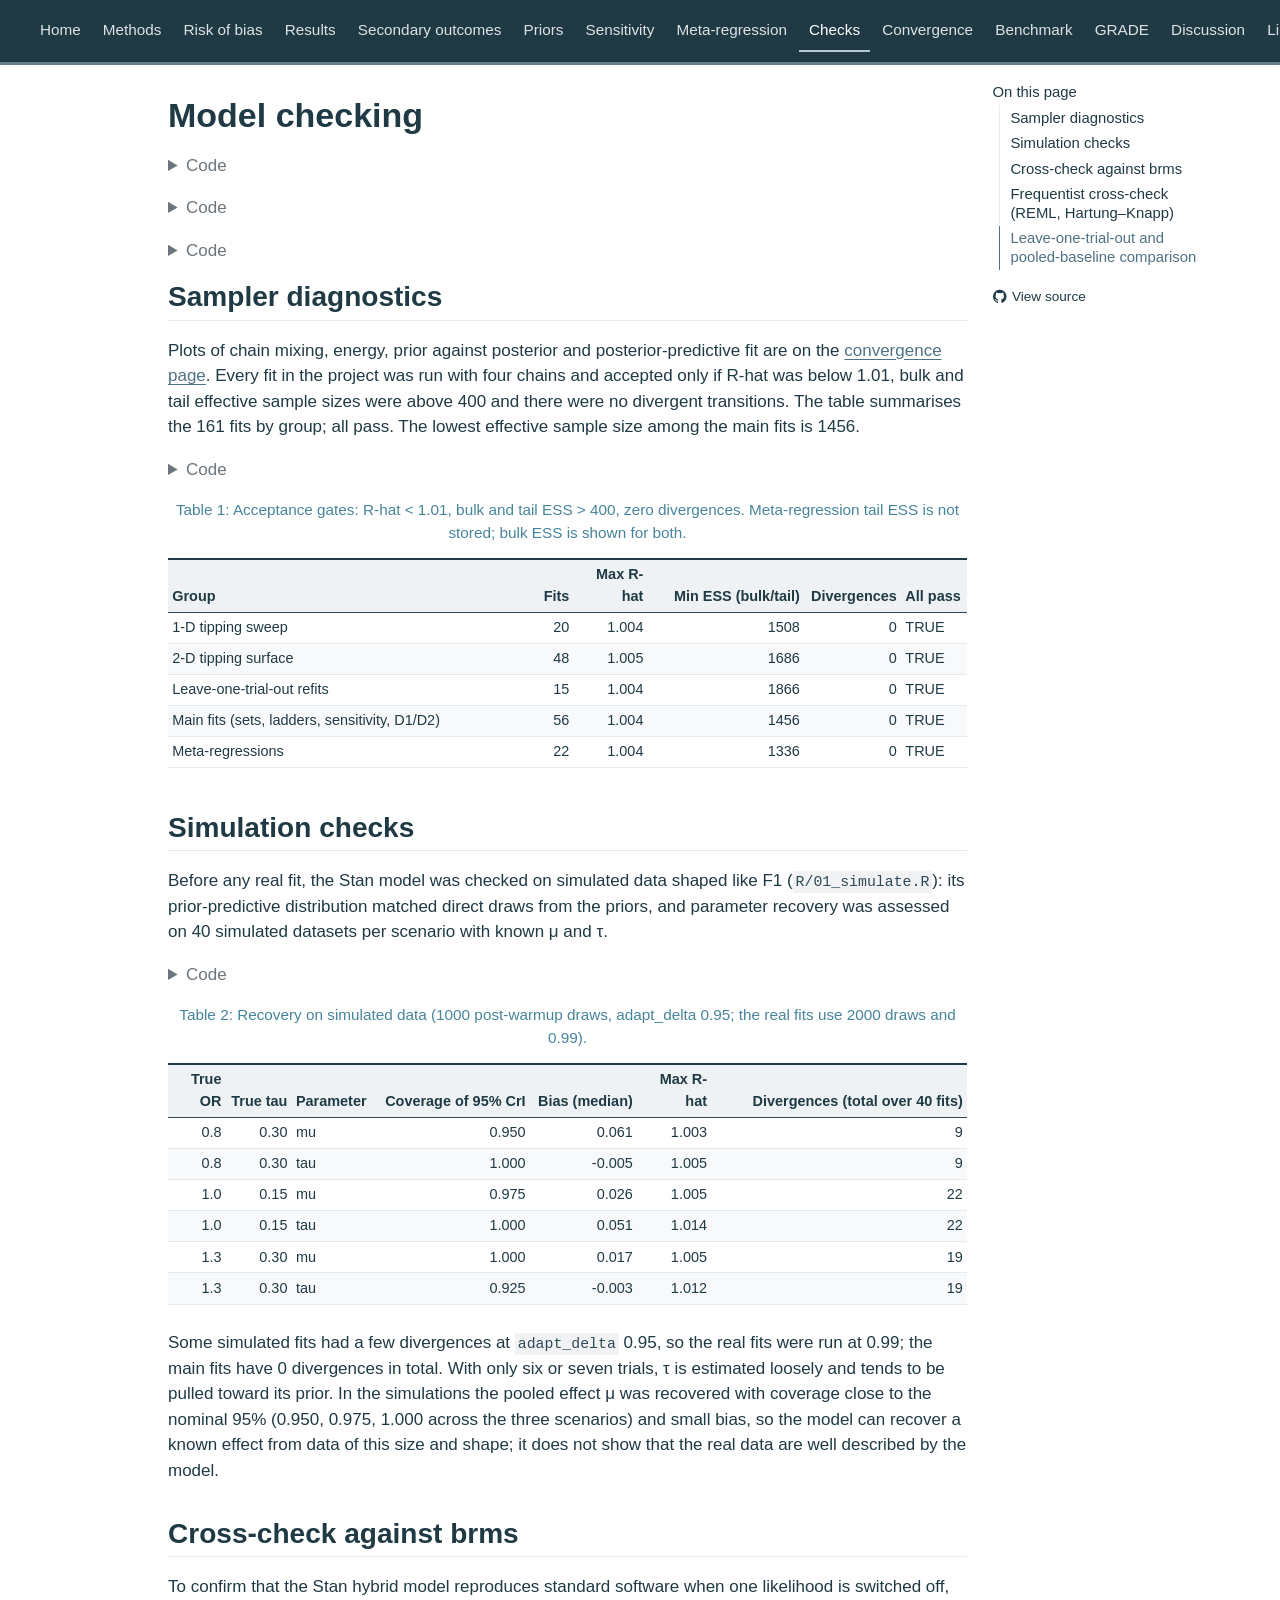
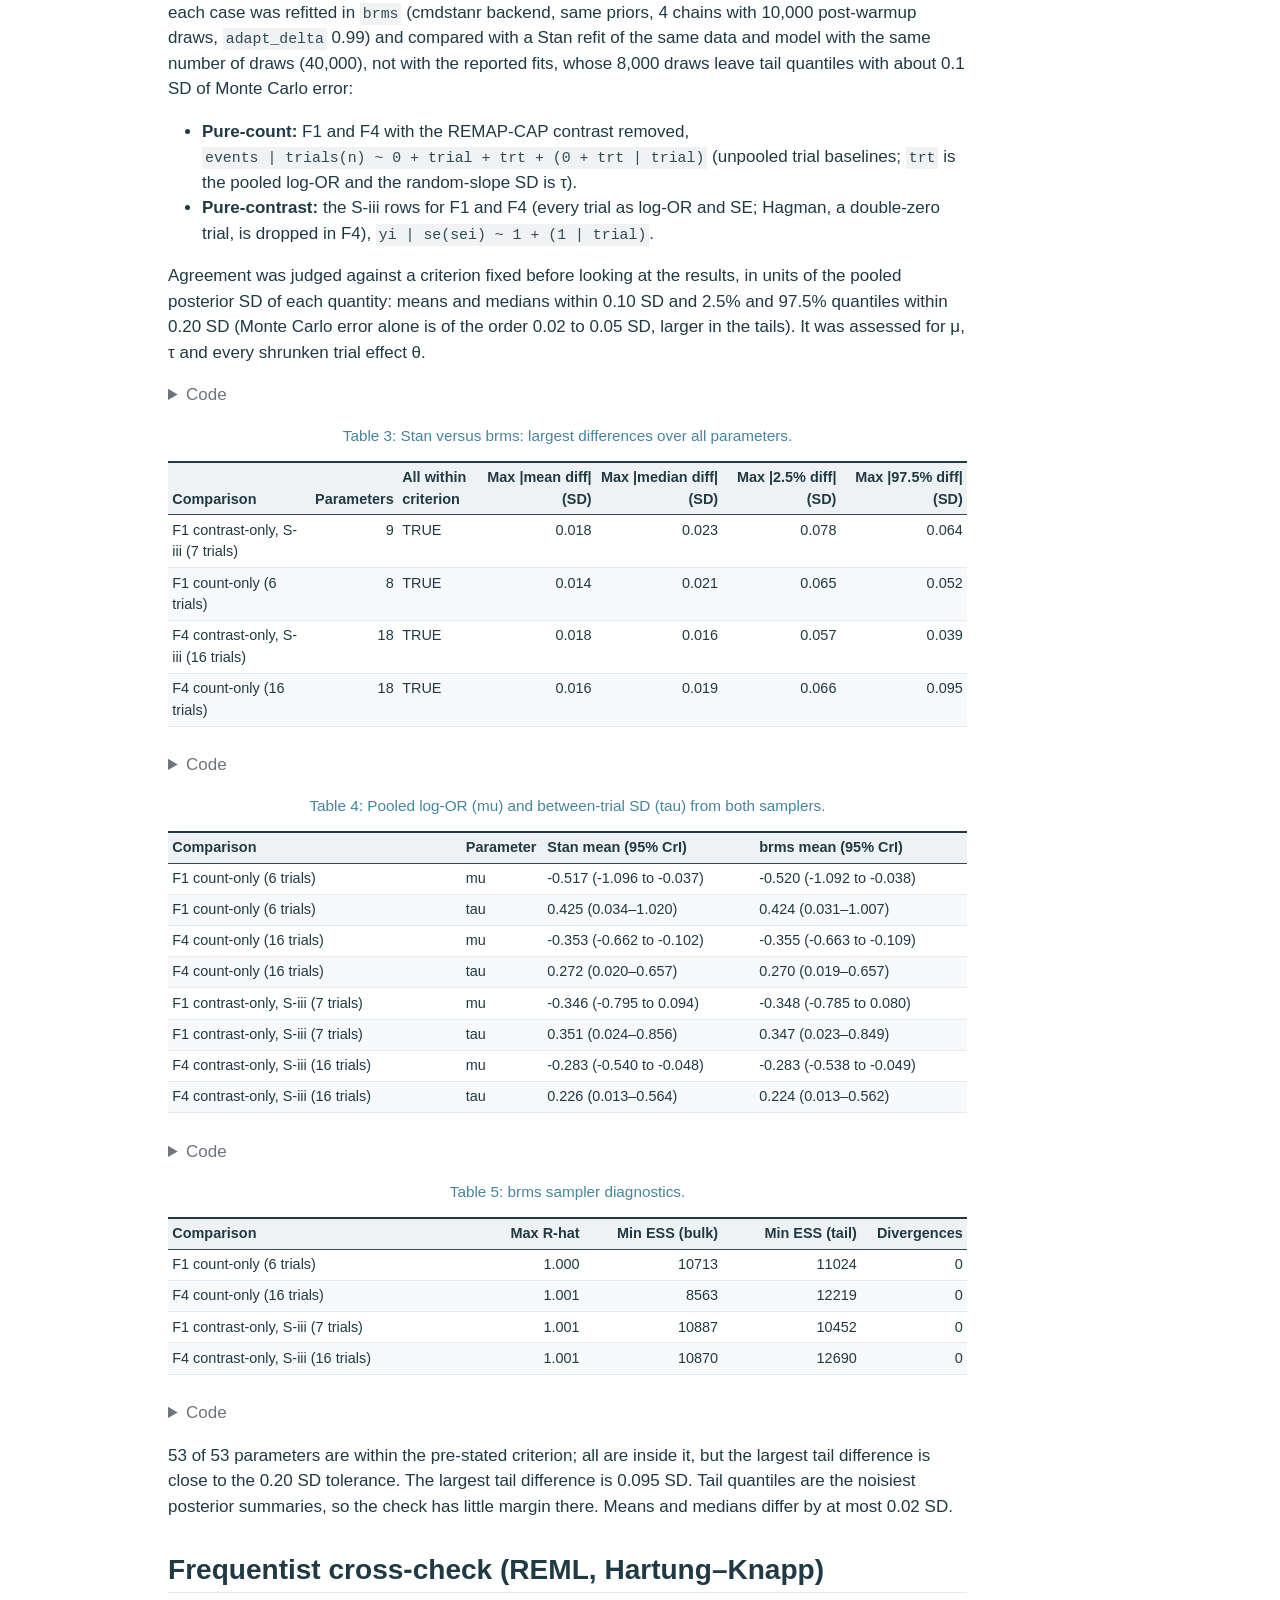
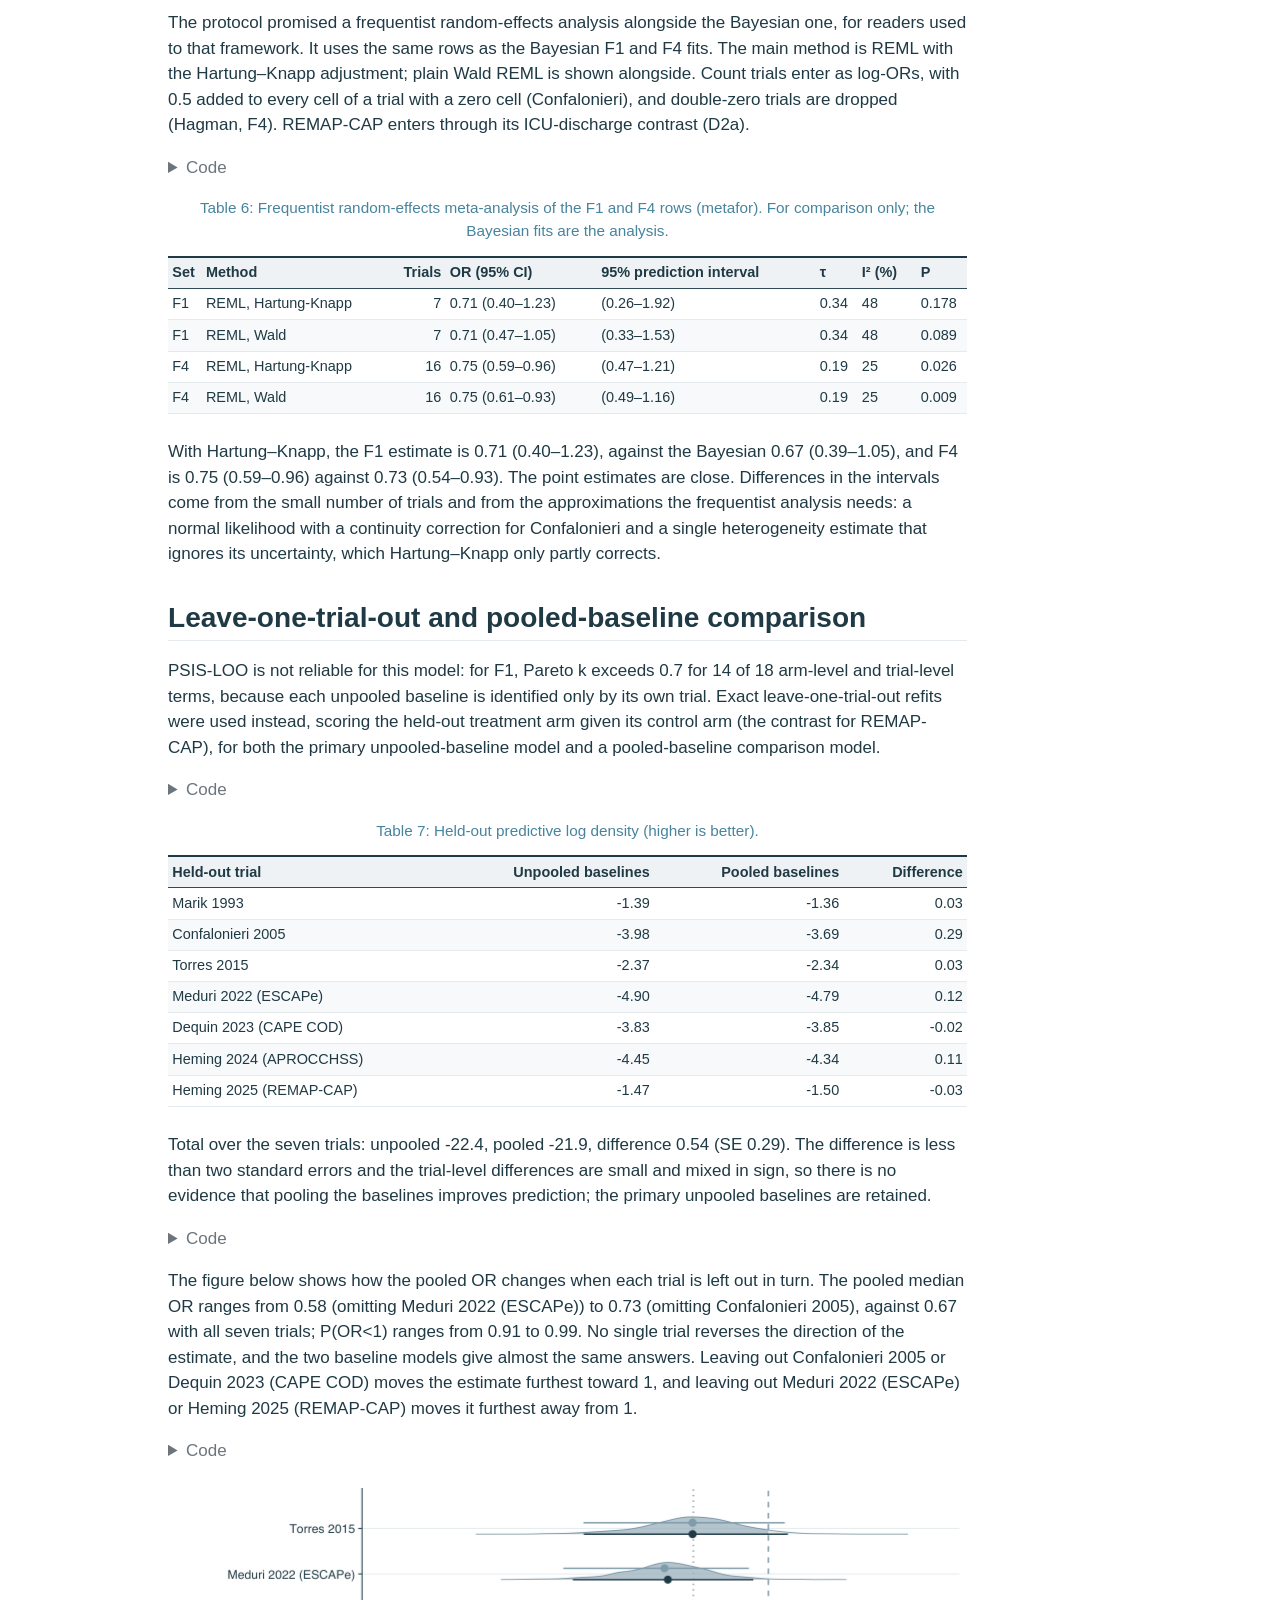
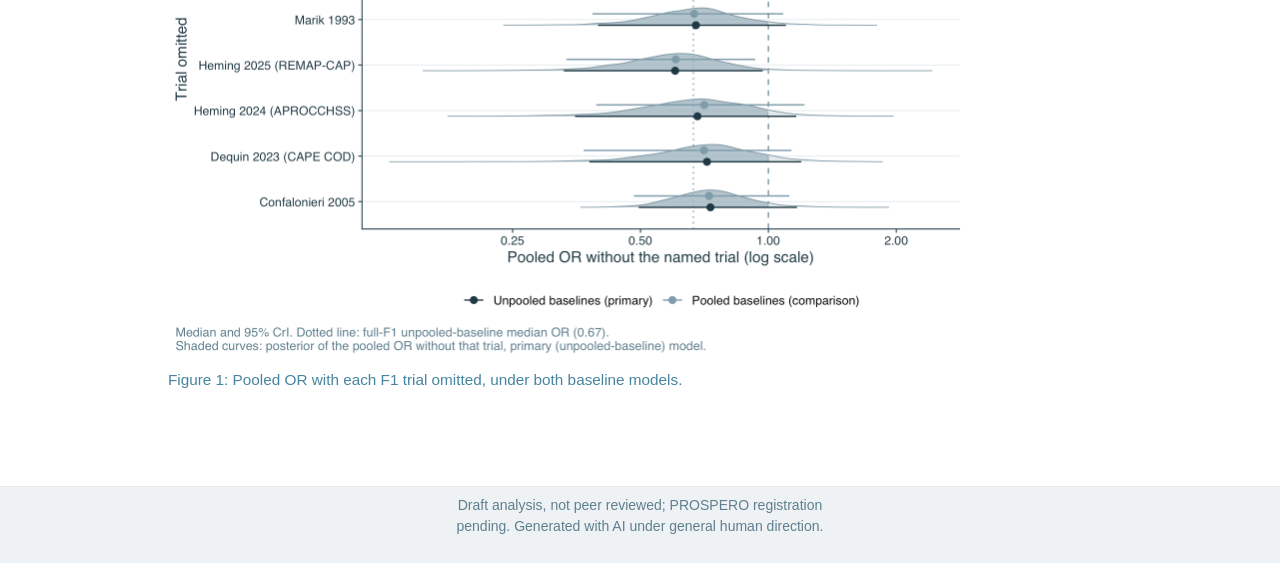
<file: docs/checks.html>
<!DOCTYPE html>
<html xmlns="http://www.w3.org/1999/xhtml" lang="en" xml:lang="en"><head>

<meta charset="utf-8">
<meta name="generator" content="quarto-1.9.35">

<meta name="viewport" content="width=device-width, initial-scale=1.0, user-scalable=yes">


<title>Model checking – Corticosteroids in sCAP</title>
<style>
/* Default styles provided by pandoc.
** See https://pandoc.org/MANUAL.html#variables-for-html for config info.
*/
code{white-space: pre-wrap;}
span.smallcaps{font-variant: small-caps;}
div.columns{display: flex; gap: min(4vw, 1.5em);}
div.column{flex: auto; overflow-x: auto;}
div.hanging-indent{margin-left: 1.5em; text-indent: -1.5em;}
ul.task-list{list-style: none;}
ul.task-list li input[type="checkbox"] {
  width: 0.8em;
  margin: 0 0.8em 0.2em -1em; /* quarto-specific, see https://github.com/quarto-dev/quarto-cli/issues/4556 */ 
  vertical-align: middle;
}
/* CSS for syntax highlighting */
html { -webkit-text-size-adjust: 100%; }
pre > code.sourceCode { white-space: pre; position: relative; }
pre > code.sourceCode > span { display: inline-block; line-height: 1.25; }
pre > code.sourceCode > span:empty { height: 1.2em; }
.sourceCode { overflow: visible; }
code.sourceCode > span { color: inherit; text-decoration: inherit; }
div.sourceCode { margin: 1em 0; }
pre.sourceCode { margin: 0; }
@media screen {
div.sourceCode { overflow: auto; }
}
@media print {
pre > code.sourceCode { white-space: pre-wrap; }
pre > code.sourceCode > span { text-indent: -5em; padding-left: 5em; }
}
pre.numberSource code
  { counter-reset: source-line 0; }
pre.numberSource code > span
  { position: relative; left: -4em; counter-increment: source-line; }
pre.numberSource code > span > a:first-child::before
  { content: counter(source-line);
    position: relative; left: -1em; text-align: right; vertical-align: baseline;
    border: none; display: inline-block;
    -webkit-touch-callout: none; -webkit-user-select: none;
    -khtml-user-select: none; -moz-user-select: none;
    -ms-user-select: none; user-select: none;
    padding: 0 4px; width: 4em;
  }
pre.numberSource { margin-left: 3em;  padding-left: 4px; }
div.sourceCode
  {   }
@media screen {
pre > code.sourceCode > span > a:first-child::before { text-decoration: underline; }
}
</style>


<script src="site_libs/quarto-nav/quarto-nav.js"></script>
<script src="site_libs/quarto-nav/headroom.min.js"></script>
<script src="site_libs/clipboard/clipboard.min.js"></script>
<script src="site_libs/quarto-search/autocomplete.umd.js"></script>
<script src="site_libs/quarto-search/fuse.min.js"></script>
<script src="site_libs/quarto-search/quarto-search.js"></script>
<meta name="quarto:offset" content="./">
<script src="site_libs/quarto-html/quarto.js" type="module"></script>
<script src="site_libs/quarto-html/tabsets/tabsets.js" type="module"></script>
<script src="site_libs/quarto-html/popper.min.js"></script>
<script src="site_libs/quarto-html/tippy.umd.min.js"></script>
<script src="site_libs/quarto-html/anchor.min.js"></script>
<link href="site_libs/quarto-html/tippy.css" rel="stylesheet">
<link href="site_libs/quarto-html/quarto-syntax-highlighting-46f66b053e56abd73bb6e954d61a315b.css" rel="stylesheet" id="quarto-text-highlighting-styles">
<script src="site_libs/bootstrap/bootstrap.min.js"></script>
<link href="site_libs/bootstrap/bootstrap-icons.css" rel="stylesheet">
<link href="site_libs/bootstrap/bootstrap-a7745cbeffaa95b2c6d13ed910c9e09f.min.css" rel="stylesheet" append-hash="true" id="quarto-bootstrap" data-mode="light">
<script id="quarto-search-options" type="application/json">{
  "location": "navbar",
  "copy-button": false,
  "collapse-after": 3,
  "panel-placement": "end",
  "type": "overlay",
  "limit": 50,
  "keyboard-shortcut": [
    "f",
    "/",
    "s"
  ],
  "show-item-context": false,
  "language": {
    "search-no-results-text": "No results",
    "search-matching-documents-text": "matching documents",
    "search-copy-link-title": "Copy link to search",
    "search-hide-matches-text": "Hide additional matches",
    "search-more-match-text": "more match in this document",
    "search-more-matches-text": "more matches in this document",
    "search-clear-button-title": "Clear",
    "search-text-placeholder": "",
    "search-detached-cancel-button-title": "Cancel",
    "search-submit-button-title": "Submit",
    "search-label": "Search"
  }
}</script>


</head>

<body class="nav-fixed quarto-light">

<div id="quarto-search-results"></div>
  <header id="quarto-header" class="headroom fixed-top">
    <nav class="navbar navbar-expand-lg " data-bs-theme="dark">
      <div class="navbar-container container-fluid">
      <div class="navbar-brand-container mx-auto">
    <a class="navbar-brand" href="./index.html">
    <span class="navbar-title">Corticosteroids in sCAP</span>
    </a>
  </div>
            <div id="quarto-search" class="" title="Search"></div>
          <button class="navbar-toggler" type="button" data-bs-toggle="collapse" data-bs-target="#navbarCollapse" aria-controls="navbarCollapse" role="menu" aria-expanded="false" aria-label="Toggle navigation" onclick="if (window.quartoToggleHeadroom) { window.quartoToggleHeadroom(); }">
  <span class="navbar-toggler-icon"></span>
</button>
          <div class="collapse navbar-collapse" id="navbarCollapse">
            <ul class="navbar-nav navbar-nav-scroll me-auto">
  <li class="nav-item">
    <a class="nav-link" href="./index.html"> 
<span class="menu-text">Home</span></a>
  </li>  
  <li class="nav-item">
    <a class="nav-link" href="./methods.html"> 
<span class="menu-text">Methods</span></a>
  </li>  
  <li class="nav-item">
    <a class="nav-link" href="./risk_of_bias.html"> 
<span class="menu-text">Risk of bias</span></a>
  </li>  
  <li class="nav-item">
    <a class="nav-link" href="./results.html"> 
<span class="menu-text">Results</span></a>
  </li>  
  <li class="nav-item">
    <a class="nav-link" href="./secondary.html"> 
<span class="menu-text">Secondary outcomes</span></a>
  </li>  
  <li class="nav-item">
    <a class="nav-link" href="./priors.html"> 
<span class="menu-text">Priors</span></a>
  </li>  
  <li class="nav-item">
    <a class="nav-link" href="./sensitivity.html"> 
<span class="menu-text">Sensitivity</span></a>
  </li>  
  <li class="nav-item">
    <a class="nav-link" href="./metaregression.html"> 
<span class="menu-text">Meta-regression</span></a>
  </li>  
  <li class="nav-item">
    <a class="nav-link active" href="./checks.html" aria-current="page"> 
<span class="menu-text">Checks</span></a>
  </li>  
  <li class="nav-item">
    <a class="nav-link" href="./convergence.html"> 
<span class="menu-text">Convergence</span></a>
  </li>  
  <li class="nav-item">
    <a class="nav-link" href="./benchmark.html"> 
<span class="menu-text">Benchmark</span></a>
  </li>  
  <li class="nav-item">
    <a class="nav-link" href="./grade.html"> 
<span class="menu-text">GRADE</span></a>
  </li>  
  <li class="nav-item">
    <a class="nav-link" href="./discussion.html"> 
<span class="menu-text">Discussion</span></a>
  </li>  
  <li class="nav-item">
    <a class="nav-link" href="./limitations.html"> 
<span class="menu-text">Limitations</span></a>
  </li>  
</ul>
            <ul class="navbar-nav navbar-nav-scroll ms-auto">
  <li class="nav-item compact">
    <a class="nav-link" href="https://github.com/Russlewisbo/CAP-steroids"> <i class="bi bi-github" role="img" aria-label="GitHub repository">
</i> 
<span class="menu-text"></span></a>
  </li>  
</ul>
          </div> <!-- /navcollapse -->
            <div class="quarto-navbar-tools">
</div>
      </div> <!-- /container-fluid -->
    </nav>
</header>
<!-- content -->
<div id="quarto-content" class="quarto-container page-columns page-rows-contents page-layout-article page-navbar">
<!-- sidebar -->
<!-- margin-sidebar -->
    <div id="quarto-margin-sidebar" class="sidebar margin-sidebar">
        <nav id="TOC" role="doc-toc" class="toc-active">
    <h2 id="toc-title">On this page</h2>
   
  <ul>
  <li><a href="#sampler-diagnostics" id="toc-sampler-diagnostics" class="nav-link active" data-scroll-target="#sampler-diagnostics">Sampler diagnostics</a></li>
  <li><a href="#simulation-checks" id="toc-simulation-checks" class="nav-link" data-scroll-target="#simulation-checks">Simulation checks</a></li>
  <li><a href="#cross-check-against-brms" id="toc-cross-check-against-brms" class="nav-link" data-scroll-target="#cross-check-against-brms">Cross-check against brms</a></li>
  <li><a href="#frequentist-cross-check-reml-hartungknapp" id="toc-frequentist-cross-check-reml-hartungknapp" class="nav-link" data-scroll-target="#frequentist-cross-check-reml-hartungknapp">Frequentist cross-check (REML, Hartung–Knapp)</a></li>
  <li><a href="#leave-one-trial-out-and-pooled-baseline-comparison" id="toc-leave-one-trial-out-and-pooled-baseline-comparison" class="nav-link" data-scroll-target="#leave-one-trial-out-and-pooled-baseline-comparison">Leave-one-trial-out and pooled-baseline comparison</a></li>
  </ul>
<div class="toc-actions"><ul><li><a href="https://github.com/Russlewisbo/CAP-steroids/blob/main/checks.qmd" class="toc-action"><i class="bi bi-github"></i>View source</a></li></ul></div></nav>
    </div>
<!-- main -->
<main class="content" id="quarto-document-content">

<header id="title-block-header" class="quarto-title-block default">
<div class="quarto-title">
<h1 class="title">Model checking</h1>
</div>



<div class="quarto-title-meta">

    
  
    
  </div>
  


</header>


<div class="cell">
<details class="code-fold">
<summary>Code</summary>
<div class="code-copy-outer-scaffold"><div class="sourceCode cell-code" id="cb1"><pre class="sourceCode r code-with-copy"><code class="sourceCode r"><span id="cb1-1"><a href="#cb1-1" aria-hidden="true" tabindex="-1"></a><span class="fu">library</span>(targets)</span>
<span id="cb1-2"><a href="#cb1-2" aria-hidden="true" tabindex="-1"></a><span class="fu">library</span>(dplyr)</span>
<span id="cb1-3"><a href="#cb1-3" aria-hidden="true" tabindex="-1"></a><span class="fu">library</span>(knitr)</span></code></pre></div><button title="Copy to Clipboard" class="code-copy-button"><i class="bi"></i></button></div>
</details>
</div>
<div class="cell">
<details class="code-fold">
<summary>Code</summary>
<div class="code-copy-outer-scaffold"><div class="sourceCode cell-code" id="cb2"><pre class="sourceCode r code-with-copy"><code class="sourceCode r"><span id="cb2-1"><a href="#cb2-1" aria-hidden="true" tabindex="-1"></a><span class="fu">source</span>(<span class="st">"_helpers.R"</span>)</span></code></pre></div><button title="Copy to Clipboard" class="code-copy-button"><i class="bi"></i></button></div>
</details>
</div>
<div class="cell">
<details class="code-fold">
<summary>Code</summary>
<div class="code-copy-outer-scaffold"><div class="sourceCode cell-code" id="cb3"><pre class="sourceCode r code-with-copy"><code class="sourceCode r"><span id="cb3-1"><a href="#cb3-1" aria-hidden="true" tabindex="-1"></a>s <span class="ot">&lt;-</span> <span class="fu">tar_read</span>(all_summary)</span>
<span id="cb3-2"><a href="#cb3-2" aria-hidden="true" tabindex="-1"></a>diag_all <span class="ot">&lt;-</span> <span class="fu">tar_read</span>(all_diagnostics)</span>
<span id="cb3-3"><a href="#cb3-3" aria-hidden="true" tabindex="-1"></a>loto_cmp <span class="ot">&lt;-</span> <span class="fu">tar_read</span>(loto_compare)</span>
<span id="cb3-4"><a href="#cb3-4" aria-hidden="true" tabindex="-1"></a>loto_diag <span class="ot">&lt;-</span> <span class="fu">tar_read</span>(loto_diag)</span>
<span id="cb3-5"><a href="#cb3-5" aria-hidden="true" tabindex="-1"></a>tip_tab <span class="ot">&lt;-</span> <span class="fu">tar_read</span>(tip_tab)</span>
<span id="cb3-6"><a href="#cb3-6" aria-hidden="true" tabindex="-1"></a>tip2 <span class="ot">&lt;-</span> <span class="fu">tar_read</span>(tip2_tab)</span>
<span id="cb3-7"><a href="#cb3-7" aria-hidden="true" tabindex="-1"></a>mr <span class="ot">&lt;-</span> <span class="fu">tar_read</span>(mr_tab)</span>
<span id="cb3-8"><a href="#cb3-8" aria-hidden="true" tabindex="-1"></a>mortality <span class="ot">&lt;-</span> <span class="fu">tar_read</span>(mortality)</span>
<span id="cb3-9"><a href="#cb3-9" aria-hidden="true" tabindex="-1"></a>sim_files <span class="ot">&lt;-</span> <span class="fu">tar_read</span>(sim_outputs)</span>
<span id="cb3-10"><a href="#cb3-10" aria-hidden="true" tabindex="-1"></a>sim_rec <span class="ot">&lt;-</span> <span class="fu">read.csv</span>(<span class="fu">grep</span>(<span class="st">"recovery_F1_summary"</span>, sim_files, <span class="at">value =</span> <span class="cn">TRUE</span>))</span>
<span id="cb3-11"><a href="#cb3-11" aria-hidden="true" tabindex="-1"></a>xc <span class="ot">&lt;-</span> <span class="fu">tar_read</span>(xc_compare)</span>
<span id="cb3-12"><a href="#cb3-12" aria-hidden="true" tabindex="-1"></a>xc_diag <span class="ot">&lt;-</span> <span class="fu">tar_read</span>(xc_diag)</span>
<span id="cb3-13"><a href="#cb3-13" aria-hidden="true" tabindex="-1"></a>all_loo <span class="ot">&lt;-</span> <span class="fu">tar_read</span>(all_loo)</span>
<span id="cb3-14"><a href="#cb3-14" aria-hidden="true" tabindex="-1"></a>loto_sum <span class="ot">&lt;-</span> <span class="fu">tar_read</span>(loto_summary)</span></code></pre></div><button title="Copy to Clipboard" class="code-copy-button"><i class="bi"></i></button></div>
</details>
</div>
<section id="sampler-diagnostics" class="level2">
<h2 class="anchored" data-anchor-id="sampler-diagnostics">Sampler diagnostics</h2>
<p>Plots of chain mixing, energy, prior against posterior and posterior-predictive fit are on the <a href="./convergence.html">convergence page</a>. Every fit in the project was run with four chains and accepted only if R-hat was below 1.01, bulk and tail effective sample sizes were above 400 and there were no divergent transitions. The table summarises the 161 fits by group; all pass. The lowest effective sample size among the main fits is 1456.</p>
<div class="cell">
<details class="code-fold">
<summary>Code</summary>
<div class="code-copy-outer-scaffold"><div class="sourceCode cell-code" id="cb4"><pre class="sourceCode r code-with-copy"><code class="sourceCode r"><span id="cb4-1"><a href="#cb4-1" aria-hidden="true" tabindex="-1"></a>dg <span class="ot">&lt;-</span> <span class="fu">bind_rows</span>(</span>
<span id="cb4-2"><a href="#cb4-2" aria-hidden="true" tabindex="-1"></a>  diag_all <span class="sc">|&gt;</span> <span class="fu">mutate</span>(<span class="at">group =</span> <span class="st">"Main fits (sets, ladders, sensitivity, D1/D2)"</span>) <span class="sc">|&gt;</span> <span class="fu">select</span>(group, max_rhat, min_ess_bulk, min_ess_tail, divergences, pass),</span>
<span id="cb4-3"><a href="#cb4-3" aria-hidden="true" tabindex="-1"></a>  loto_diag <span class="sc">|&gt;</span> <span class="fu">mutate</span>(<span class="at">group =</span> <span class="st">"Leave-one-trial-out refits"</span>) <span class="sc">|&gt;</span> <span class="fu">select</span>(group, max_rhat, min_ess_bulk, min_ess_tail, divergences, pass),</span>
<span id="cb4-4"><a href="#cb4-4" aria-hidden="true" tabindex="-1"></a>  tip_tab <span class="sc">|&gt;</span> <span class="fu">mutate</span>(<span class="at">group =</span> <span class="st">"1-D tipping sweep"</span>) <span class="sc">|&gt;</span> <span class="fu">select</span>(group, max_rhat, min_ess_bulk, min_ess_tail, divergences, pass),</span>
<span id="cb4-5"><a href="#cb4-5" aria-hidden="true" tabindex="-1"></a>  tip2 <span class="sc">|&gt;</span> <span class="fu">mutate</span>(<span class="at">group =</span> <span class="st">"2-D tipping surface"</span>) <span class="sc">|&gt;</span> <span class="fu">select</span>(group, max_rhat, min_ess_bulk, min_ess_tail, divergences, pass),</span>
<span id="cb4-6"><a href="#cb4-6" aria-hidden="true" tabindex="-1"></a>  mr <span class="sc">|&gt;</span> <span class="fu">filter</span>(status <span class="sc">==</span> <span class="st">"fitted"</span>) <span class="sc">|&gt;</span> <span class="fu">mutate</span>(<span class="at">group =</span> <span class="st">"Meta-regressions"</span>, <span class="at">min_ess_tail =</span> min_ess_bulk, <span class="at">max_rhat =</span> max_rhat) <span class="sc">|&gt;</span></span>
<span id="cb4-7"><a href="#cb4-7" aria-hidden="true" tabindex="-1"></a>    <span class="fu">select</span>(group, max_rhat, min_ess_bulk, min_ess_tail, divergences, pass))</span>
<span id="cb4-8"><a href="#cb4-8" aria-hidden="true" tabindex="-1"></a>dg <span class="sc">|&gt;</span> <span class="fu">group_by</span>(<span class="at">Group =</span> group) <span class="sc">|&gt;</span></span>
<span id="cb4-9"><a href="#cb4-9" aria-hidden="true" tabindex="-1"></a>  <span class="fu">summarise</span>(<span class="at">Fits =</span> <span class="fu">n</span>(), <span class="st">`</span><span class="at">Max R-hat</span><span class="st">`</span> <span class="ot">=</span> <span class="fu">round</span>(<span class="fu">max</span>(max_rhat), <span class="dv">3</span>), <span class="st">`</span><span class="at">Min ESS (bulk/tail)</span><span class="st">`</span> <span class="ot">=</span> <span class="fu">round</span>(<span class="fu">min</span>(min_ess_bulk, min_ess_tail)),</span>
<span id="cb4-10"><a href="#cb4-10" aria-hidden="true" tabindex="-1"></a>            <span class="at">Divergences =</span> <span class="fu">sum</span>(divergences), <span class="st">`</span><span class="at">All pass</span><span class="st">`</span> <span class="ot">=</span> <span class="fu">all</span>(pass), <span class="at">.groups =</span> <span class="st">"drop"</span>) <span class="sc">|&gt;</span></span>
<span id="cb4-11"><a href="#cb4-11" aria-hidden="true" tabindex="-1"></a>  <span class="fu">kable</span>(<span class="at">caption =</span> <span class="st">"Acceptance gates: R-hat &lt; 1.01, bulk and tail ESS &gt; 400, zero divergences. Meta-regression tail ESS is not stored; bulk ESS is shown for both."</span>)</span></code></pre></div><button title="Copy to Clipboard" class="code-copy-button"><i class="bi"></i></button></div>
</details>
<div id="tbl-diag" class="cell quarto-float quarto-figure quarto-figure-center anchored">
<figure class="quarto-float quarto-float-tbl figure">
<figcaption class="quarto-float-caption-top quarto-float-caption quarto-float-tbl" id="tbl-diag-caption-0ceaefa1-69ba-4598-a22c-09a6ac19f8ca">
Table&nbsp;1: Acceptance gates: R-hat &lt; 1.01, bulk and tail ESS &gt; 400, zero divergences. Meta-regression tail ESS is not stored; bulk ESS is shown for both.
</figcaption>
<div aria-describedby="tbl-diag-caption-0ceaefa1-69ba-4598-a22c-09a6ac19f8ca">
<div class="cell-output-display">
<table class="cell caption-top table table-sm table-striped small">
<colgroup>
<col style="width: 45%">
<col style="width: 4%">
<col style="width: 9%">
<col style="width: 19%">
<col style="width: 11%">
<col style="width: 8%">
</colgroup>
<thead>
<tr class="header">
<th style="text-align: left;">Group</th>
<th style="text-align: right;">Fits</th>
<th style="text-align: right;">Max R-hat</th>
<th style="text-align: right;">Min ESS (bulk/tail)</th>
<th style="text-align: right;">Divergences</th>
<th style="text-align: left;">All pass</th>
</tr>
</thead>
<tbody>
<tr class="odd">
<td style="text-align: left;">1-D tipping sweep</td>
<td style="text-align: right;">20</td>
<td style="text-align: right;">1.004</td>
<td style="text-align: right;">1508</td>
<td style="text-align: right;">0</td>
<td style="text-align: left;">TRUE</td>
</tr>
<tr class="even">
<td style="text-align: left;">2-D tipping surface</td>
<td style="text-align: right;">48</td>
<td style="text-align: right;">1.005</td>
<td style="text-align: right;">1686</td>
<td style="text-align: right;">0</td>
<td style="text-align: left;">TRUE</td>
</tr>
<tr class="odd">
<td style="text-align: left;">Leave-one-trial-out refits</td>
<td style="text-align: right;">15</td>
<td style="text-align: right;">1.004</td>
<td style="text-align: right;">1866</td>
<td style="text-align: right;">0</td>
<td style="text-align: left;">TRUE</td>
</tr>
<tr class="even">
<td style="text-align: left;">Main fits (sets, ladders, sensitivity, D1/D2)</td>
<td style="text-align: right;">56</td>
<td style="text-align: right;">1.004</td>
<td style="text-align: right;">1456</td>
<td style="text-align: right;">0</td>
<td style="text-align: left;">TRUE</td>
</tr>
<tr class="odd">
<td style="text-align: left;">Meta-regressions</td>
<td style="text-align: right;">22</td>
<td style="text-align: right;">1.004</td>
<td style="text-align: right;">1336</td>
<td style="text-align: right;">0</td>
<td style="text-align: left;">TRUE</td>
</tr>
</tbody>
</table>
</div>
</div>
</figure>
</div>
</div>
</section>
<section id="simulation-checks" class="level2">
<h2 class="anchored" data-anchor-id="simulation-checks">Simulation checks</h2>
<p>Before any real fit, the Stan model was checked on simulated data shaped like F1 (<code>R/01_simulate.R</code>): its prior-predictive distribution matched direct draws from the priors, and parameter recovery was assessed on 40 simulated datasets per scenario with known μ and τ.</p>
<div class="cell">
<details class="code-fold">
<summary>Code</summary>
<div class="code-copy-outer-scaffold"><div class="sourceCode cell-code" id="cb5"><pre class="sourceCode r code-with-copy"><code class="sourceCode r"><span id="cb5-1"><a href="#cb5-1" aria-hidden="true" tabindex="-1"></a>sim_rec <span class="sc">|&gt;</span> <span class="fu">transmute</span>(<span class="st">`</span><span class="at">True OR</span><span class="st">`</span> <span class="ot">=</span> <span class="fu">round</span>(<span class="fu">exp</span>(mu_true), <span class="dv">2</span>), <span class="st">`</span><span class="at">True tau</span><span class="st">`</span> <span class="ot">=</span> tau_true, <span class="at">Parameter =</span> variable,</span>
<span id="cb5-2"><a href="#cb5-2" aria-hidden="true" tabindex="-1"></a>                     <span class="st">`</span><span class="at">Coverage of 95% CrI</span><span class="st">`</span> <span class="ot">=</span> coverage95, <span class="st">`</span><span class="at">Bias (median)</span><span class="st">`</span> <span class="ot">=</span> <span class="fu">round</span>(bias_median, <span class="dv">3</span>),</span>
<span id="cb5-3"><a href="#cb5-3" aria-hidden="true" tabindex="-1"></a>                     <span class="st">`</span><span class="at">Max R-hat</span><span class="st">`</span> <span class="ot">=</span> <span class="fu">round</span>(max_rhat, <span class="dv">3</span>), <span class="st">`</span><span class="at">Divergences (total over 40 fits)</span><span class="st">`</span> <span class="ot">=</span> total_divergences) <span class="sc">|&gt;</span></span>
<span id="cb5-4"><a href="#cb5-4" aria-hidden="true" tabindex="-1"></a>  <span class="fu">kable</span>(<span class="at">caption =</span> <span class="st">"Recovery on simulated data (1000 post-warmup draws, adapt_delta 0.95; the real fits use 2000 draws and 0.99)."</span>)</span></code></pre></div><button title="Copy to Clipboard" class="code-copy-button"><i class="bi"></i></button></div>
</details>
<div id="tbl-sim" class="cell quarto-float quarto-figure quarto-figure-center anchored">
<figure class="quarto-float quarto-float-tbl figure">
<figcaption class="quarto-float-caption-top quarto-float-caption quarto-float-tbl" id="tbl-sim-caption-0ceaefa1-69ba-4598-a22c-09a6ac19f8ca">
Table&nbsp;2: Recovery on simulated data (1000 post-warmup draws, adapt_delta 0.95; the real fits use 2000 draws and 0.99).
</figcaption>
<div aria-describedby="tbl-sim-caption-0ceaefa1-69ba-4598-a22c-09a6ac19f8ca">
<div class="cell-output-display">
<table class="cell caption-top table table-sm table-striped small">
<colgroup>
<col style="width: 7%">
<col style="width: 8%">
<col style="width: 9%">
<col style="width: 19%">
<col style="width: 13%">
<col style="width: 9%">
<col style="width: 31%">
</colgroup>
<thead>
<tr class="header">
<th style="text-align: right;">True OR</th>
<th style="text-align: right;">True tau</th>
<th style="text-align: left;">Parameter</th>
<th style="text-align: right;">Coverage of 95% CrI</th>
<th style="text-align: right;">Bias (median)</th>
<th style="text-align: right;">Max R-hat</th>
<th style="text-align: right;">Divergences (total over 40 fits)</th>
</tr>
</thead>
<tbody>
<tr class="odd">
<td style="text-align: right;">0.8</td>
<td style="text-align: right;">0.30</td>
<td style="text-align: left;">mu</td>
<td style="text-align: right;">0.950</td>
<td style="text-align: right;">0.061</td>
<td style="text-align: right;">1.003</td>
<td style="text-align: right;">9</td>
</tr>
<tr class="even">
<td style="text-align: right;">0.8</td>
<td style="text-align: right;">0.30</td>
<td style="text-align: left;">tau</td>
<td style="text-align: right;">1.000</td>
<td style="text-align: right;">-0.005</td>
<td style="text-align: right;">1.005</td>
<td style="text-align: right;">9</td>
</tr>
<tr class="odd">
<td style="text-align: right;">1.0</td>
<td style="text-align: right;">0.15</td>
<td style="text-align: left;">mu</td>
<td style="text-align: right;">0.975</td>
<td style="text-align: right;">0.026</td>
<td style="text-align: right;">1.005</td>
<td style="text-align: right;">22</td>
</tr>
<tr class="even">
<td style="text-align: right;">1.0</td>
<td style="text-align: right;">0.15</td>
<td style="text-align: left;">tau</td>
<td style="text-align: right;">1.000</td>
<td style="text-align: right;">0.051</td>
<td style="text-align: right;">1.014</td>
<td style="text-align: right;">22</td>
</tr>
<tr class="odd">
<td style="text-align: right;">1.3</td>
<td style="text-align: right;">0.30</td>
<td style="text-align: left;">mu</td>
<td style="text-align: right;">1.000</td>
<td style="text-align: right;">0.017</td>
<td style="text-align: right;">1.005</td>
<td style="text-align: right;">19</td>
</tr>
<tr class="even">
<td style="text-align: right;">1.3</td>
<td style="text-align: right;">0.30</td>
<td style="text-align: left;">tau</td>
<td style="text-align: right;">0.925</td>
<td style="text-align: right;">-0.003</td>
<td style="text-align: right;">1.012</td>
<td style="text-align: right;">19</td>
</tr>
</tbody>
</table>
</div>
</div>
</figure>
</div>
</div>
<p>Some simulated fits had a few divergences at <code>adapt_delta</code> 0.95, so the real fits were run at 0.99; the main fits have 0 divergences in total. With only six or seven trials, τ is estimated loosely and tends to be pulled toward its prior. In the simulations the pooled effect μ was recovered with coverage close to the nominal 95% (0.950, 0.975, 1.000 across the three scenarios) and small bias, so the model can recover a known effect from data of this size and shape; it does not show that the real data are well described by the model.</p>
</section>
<section id="cross-check-against-brms" class="level2">
<h2 class="anchored" data-anchor-id="cross-check-against-brms">Cross-check against brms</h2>
<p>To confirm that the Stan hybrid model reproduces standard software when one likelihood is switched off, each case was refitted in <code>brms</code> (cmdstanr backend, same priors, 4 chains with 10,000 post-warmup draws, <code>adapt_delta</code> 0.99) and compared with a Stan refit of the same data and model with the same number of draws (40,000), not with the reported fits, whose 8,000 draws leave tail quantiles with about 0.1 SD of Monte Carlo error:</p>
<ul>
<li><strong>Pure-count:</strong> F1 and F4 with the REMAP-CAP contrast removed, <code>events | trials(n) ~ 0 + trial + trt + (0 + trt | trial)</code> (unpooled trial baselines; <code>trt</code> is the pooled log-OR and the random-slope SD is τ).</li>
<li><strong>Pure-contrast:</strong> the S-iii rows for F1 and F4 (every trial as log-OR and SE; Hagman, a double-zero trial, is dropped in F4), <code>yi | se(sei) ~ 1 + (1 | trial)</code>.</li>
</ul>
<p>Agreement was judged against a criterion fixed before looking at the results, in units of the pooled posterior SD of each quantity: means and medians within 0.10 SD and 2.5% and 97.5% quantiles within 0.20 SD (Monte Carlo error alone is of the order 0.02 to 0.05 SD, larger in the tails). It was assessed for μ, τ and every shrunken trial effect θ.</p>
<div class="cell">
<details class="code-fold">
<summary>Code</summary>
<div class="code-copy-outer-scaffold"><div class="sourceCode cell-code" id="cb6"><pre class="sourceCode r code-with-copy"><code class="sourceCode r"><span id="cb6-1"><a href="#cb6-1" aria-hidden="true" tabindex="-1"></a>xc <span class="sc">|&gt;</span> <span class="fu">group_by</span>(<span class="at">Comparison =</span> comparison) <span class="sc">|&gt;</span></span>
<span id="cb6-2"><a href="#cb6-2" aria-hidden="true" tabindex="-1"></a>  <span class="fu">summarise</span>(<span class="at">Parameters =</span> <span class="fu">n</span>(), <span class="st">`</span><span class="at">All within criterion</span><span class="st">`</span> <span class="ot">=</span> <span class="fu">all</span>(agree),</span>
<span id="cb6-3"><a href="#cb6-3" aria-hidden="true" tabindex="-1"></a>            <span class="st">`</span><span class="at">Max |mean diff| (SD)</span><span class="st">`</span> <span class="ot">=</span> <span class="fu">round</span>(<span class="fu">max</span>(<span class="fu">abs</span>(d_mean_sd)), <span class="dv">3</span>), <span class="st">`</span><span class="at">Max |median diff| (SD)</span><span class="st">`</span> <span class="ot">=</span> <span class="fu">round</span>(<span class="fu">max</span>(<span class="fu">abs</span>(d_median_sd)), <span class="dv">3</span>),</span>
<span id="cb6-4"><a href="#cb6-4" aria-hidden="true" tabindex="-1"></a>            <span class="st">`</span><span class="at">Max |2.5% diff| (SD)</span><span class="st">`</span> <span class="ot">=</span> <span class="fu">round</span>(<span class="fu">max</span>(<span class="fu">abs</span>(d_q025_sd)), <span class="dv">3</span>), <span class="st">`</span><span class="at">Max |97.5% diff| (SD)</span><span class="st">`</span> <span class="ot">=</span> <span class="fu">round</span>(<span class="fu">max</span>(<span class="fu">abs</span>(d_q975_sd)), <span class="dv">3</span>),</span>
<span id="cb6-5"><a href="#cb6-5" aria-hidden="true" tabindex="-1"></a>            <span class="at">.groups =</span> <span class="st">"drop"</span>) <span class="sc">|&gt;</span></span>
<span id="cb6-6"><a href="#cb6-6" aria-hidden="true" tabindex="-1"></a>  <span class="fu">kable</span>(<span class="at">caption =</span> <span class="st">"Stan versus brms: largest differences over all parameters."</span>)</span></code></pre></div><button title="Copy to Clipboard" class="code-copy-button"><i class="bi"></i></button></div>
</details>
<div id="tbl-xc-summary" class="cell quarto-float quarto-figure quarto-figure-center anchored">
<figure class="quarto-float quarto-float-tbl figure">
<figcaption class="quarto-float-caption-top quarto-float-caption quarto-float-tbl" id="tbl-xc-summary-caption-0ceaefa1-69ba-4598-a22c-09a6ac19f8ca">
Table&nbsp;3: Stan versus brms: largest differences over all parameters.
</figcaption>
<div aria-describedby="tbl-xc-summary-caption-0ceaefa1-69ba-4598-a22c-09a6ac19f8ca">
<div class="cell-output-display">
<table class="cell caption-top table table-sm table-striped small">
<colgroup>
<col style="width: 18%">
<col style="width: 5%">
<col style="width: 10%">
<col style="width: 15%">
<col style="width: 16%">
<col style="width: 15%">
<col style="width: 16%">
</colgroup>
<thead>
<tr class="header">
<th style="text-align: left;">Comparison</th>
<th style="text-align: right;">Parameters</th>
<th style="text-align: left;">All within criterion</th>
<th style="text-align: right;">Max |mean diff| (SD)</th>
<th style="text-align: right;">Max |median diff| (SD)</th>
<th style="text-align: right;">Max |2.5% diff| (SD)</th>
<th style="text-align: right;">Max |97.5% diff| (SD)</th>
</tr>
</thead>
<tbody>
<tr class="odd">
<td style="text-align: left;">F1 contrast-only, S-iii (7 trials)</td>
<td style="text-align: right;">9</td>
<td style="text-align: left;">TRUE</td>
<td style="text-align: right;">0.018</td>
<td style="text-align: right;">0.023</td>
<td style="text-align: right;">0.078</td>
<td style="text-align: right;">0.064</td>
</tr>
<tr class="even">
<td style="text-align: left;">F1 count-only (6 trials)</td>
<td style="text-align: right;">8</td>
<td style="text-align: left;">TRUE</td>
<td style="text-align: right;">0.014</td>
<td style="text-align: right;">0.021</td>
<td style="text-align: right;">0.065</td>
<td style="text-align: right;">0.052</td>
</tr>
<tr class="odd">
<td style="text-align: left;">F4 contrast-only, S-iii (16 trials)</td>
<td style="text-align: right;">18</td>
<td style="text-align: left;">TRUE</td>
<td style="text-align: right;">0.018</td>
<td style="text-align: right;">0.016</td>
<td style="text-align: right;">0.057</td>
<td style="text-align: right;">0.039</td>
</tr>
<tr class="even">
<td style="text-align: left;">F4 count-only (16 trials)</td>
<td style="text-align: right;">18</td>
<td style="text-align: left;">TRUE</td>
<td style="text-align: right;">0.016</td>
<td style="text-align: right;">0.019</td>
<td style="text-align: right;">0.066</td>
<td style="text-align: right;">0.095</td>
</tr>
</tbody>
</table>
</div>
</div>
</figure>
</div>
</div>
<div class="cell">
<details class="code-fold">
<summary>Code</summary>
<div class="code-copy-outer-scaffold"><div class="sourceCode cell-code" id="cb7"><pre class="sourceCode r code-with-copy"><code class="sourceCode r"><span id="cb7-1"><a href="#cb7-1" aria-hidden="true" tabindex="-1"></a>xc <span class="sc">|&gt;</span> <span class="fu">filter</span>(parameter <span class="sc">%in%</span> <span class="fu">c</span>(<span class="st">"mu"</span>, <span class="st">"tau"</span>)) <span class="sc">|&gt;</span></span>
<span id="cb7-2"><a href="#cb7-2" aria-hidden="true" tabindex="-1"></a>  <span class="fu">transmute</span>(<span class="at">Comparison =</span> comparison, <span class="at">Parameter =</span> parameter,</span>
<span id="cb7-3"><a href="#cb7-3" aria-hidden="true" tabindex="-1"></a>            <span class="st">`</span><span class="at">Stan mean (95% CrI)</span><span class="st">`</span> <span class="ot">=</span> <span class="fu">or_ci</span>(stan_mean, stan_q025, stan_q975, <span class="dv">3</span>),</span>
<span id="cb7-4"><a href="#cb7-4" aria-hidden="true" tabindex="-1"></a>            <span class="st">`</span><span class="at">brms mean (95% CrI)</span><span class="st">`</span> <span class="ot">=</span> <span class="fu">or_ci</span>(brms_mean, brms_q025, brms_q975, <span class="dv">3</span>)) <span class="sc">|&gt;</span></span>
<span id="cb7-5"><a href="#cb7-5" aria-hidden="true" tabindex="-1"></a>  <span class="fu">kable</span>(<span class="at">caption =</span> <span class="st">"Pooled log-OR (mu) and between-trial SD (tau) from both samplers."</span>)</span></code></pre></div><button title="Copy to Clipboard" class="code-copy-button"><i class="bi"></i></button></div>
</details>
<div id="tbl-xc-mu-tau" class="cell quarto-float quarto-figure quarto-figure-center anchored">
<figure class="quarto-float quarto-float-tbl figure">
<figcaption class="quarto-float-caption-top quarto-float-caption quarto-float-tbl" id="tbl-xc-mu-tau-caption-0ceaefa1-69ba-4598-a22c-09a6ac19f8ca">
Table&nbsp;4: Pooled log-OR (mu) and between-trial SD (tau) from both samplers.
</figcaption>
<div aria-describedby="tbl-xc-mu-tau-caption-0ceaefa1-69ba-4598-a22c-09a6ac19f8ca">
<div class="cell-output-display">
<table class="cell caption-top table table-sm table-striped small">
<colgroup>
<col style="width: 36%">
<col style="width: 10%">
<col style="width: 26%">
<col style="width: 26%">
</colgroup>
<thead>
<tr class="header">
<th style="text-align: left;">Comparison</th>
<th style="text-align: left;">Parameter</th>
<th style="text-align: left;">Stan mean (95% CrI)</th>
<th style="text-align: left;">brms mean (95% CrI)</th>
</tr>
</thead>
<tbody>
<tr class="odd">
<td style="text-align: left;">F1 count-only (6 trials)</td>
<td style="text-align: left;">mu</td>
<td style="text-align: left;">-0.517 (-1.096 to -0.037)</td>
<td style="text-align: left;">-0.520 (-1.092 to -0.038)</td>
</tr>
<tr class="even">
<td style="text-align: left;">F1 count-only (6 trials)</td>
<td style="text-align: left;">tau</td>
<td style="text-align: left;">0.425 (0.034–1.020)</td>
<td style="text-align: left;">0.424 (0.031–1.007)</td>
</tr>
<tr class="odd">
<td style="text-align: left;">F4 count-only (16 trials)</td>
<td style="text-align: left;">mu</td>
<td style="text-align: left;">-0.353 (-0.662 to -0.102)</td>
<td style="text-align: left;">-0.355 (-0.663 to -0.109)</td>
</tr>
<tr class="even">
<td style="text-align: left;">F4 count-only (16 trials)</td>
<td style="text-align: left;">tau</td>
<td style="text-align: left;">0.272 (0.020–0.657)</td>
<td style="text-align: left;">0.270 (0.019–0.657)</td>
</tr>
<tr class="odd">
<td style="text-align: left;">F1 contrast-only, S-iii (7 trials)</td>
<td style="text-align: left;">mu</td>
<td style="text-align: left;">-0.346 (-0.795 to 0.094)</td>
<td style="text-align: left;">-0.348 (-0.785 to 0.080)</td>
</tr>
<tr class="even">
<td style="text-align: left;">F1 contrast-only, S-iii (7 trials)</td>
<td style="text-align: left;">tau</td>
<td style="text-align: left;">0.351 (0.024–0.856)</td>
<td style="text-align: left;">0.347 (0.023–0.849)</td>
</tr>
<tr class="odd">
<td style="text-align: left;">F4 contrast-only, S-iii (16 trials)</td>
<td style="text-align: left;">mu</td>
<td style="text-align: left;">-0.283 (-0.540 to -0.048)</td>
<td style="text-align: left;">-0.283 (-0.538 to -0.049)</td>
</tr>
<tr class="even">
<td style="text-align: left;">F4 contrast-only, S-iii (16 trials)</td>
<td style="text-align: left;">tau</td>
<td style="text-align: left;">0.226 (0.013–0.564)</td>
<td style="text-align: left;">0.224 (0.013–0.562)</td>
</tr>
</tbody>
</table>
</div>
</div>
</figure>
</div>
</div>
<div class="cell">
<details class="code-fold">
<summary>Code</summary>
<div class="code-copy-outer-scaffold"><div class="sourceCode cell-code" id="cb8"><pre class="sourceCode r code-with-copy"><code class="sourceCode r"><span id="cb8-1"><a href="#cb8-1" aria-hidden="true" tabindex="-1"></a>xc_diag <span class="sc">|&gt;</span> <span class="fu">transmute</span>(<span class="at">Comparison =</span> comparison, <span class="st">`</span><span class="at">Max R-hat</span><span class="st">`</span> <span class="ot">=</span> <span class="fu">round</span>(max_rhat, <span class="dv">3</span>), <span class="st">`</span><span class="at">Min ESS (bulk)</span><span class="st">`</span> <span class="ot">=</span> <span class="fu">round</span>(min_ess_bulk),</span>
<span id="cb8-2"><a href="#cb8-2" aria-hidden="true" tabindex="-1"></a>                     <span class="st">`</span><span class="at">Min ESS (tail)</span><span class="st">`</span> <span class="ot">=</span> <span class="fu">round</span>(min_ess_tail), <span class="at">Divergences =</span> divergences) <span class="sc">|&gt;</span></span>
<span id="cb8-3"><a href="#cb8-3" aria-hidden="true" tabindex="-1"></a>  <span class="fu">kable</span>(<span class="at">caption =</span> <span class="st">"brms sampler diagnostics."</span>)</span></code></pre></div><button title="Copy to Clipboard" class="code-copy-button"><i class="bi"></i></button></div>
</details>
<div id="tbl-xc-diag" class="cell quarto-float quarto-figure quarto-figure-center anchored">
<figure class="quarto-float quarto-float-tbl figure">
<figcaption class="quarto-float-caption-top quarto-float-caption quarto-float-tbl" id="tbl-xc-diag-caption-0ceaefa1-69ba-4598-a22c-09a6ac19f8ca">
Table&nbsp;5: brms sampler diagnostics.
</figcaption>
<div aria-describedby="tbl-xc-diag-caption-0ceaefa1-69ba-4598-a22c-09a6ac19f8ca">
<div class="cell-output-display">
<table class="cell caption-top table table-sm table-striped small">
<colgroup>
<col style="width: 40%">
<col style="width: 11%">
<col style="width: 17%">
<col style="width: 17%">
<col style="width: 13%">
</colgroup>
<thead>
<tr class="header">
<th style="text-align: left;">Comparison</th>
<th style="text-align: right;">Max R-hat</th>
<th style="text-align: right;">Min ESS (bulk)</th>
<th style="text-align: right;">Min ESS (tail)</th>
<th style="text-align: right;">Divergences</th>
</tr>
</thead>
<tbody>
<tr class="odd">
<td style="text-align: left;">F1 count-only (6 trials)</td>
<td style="text-align: right;">1.000</td>
<td style="text-align: right;">10713</td>
<td style="text-align: right;">11024</td>
<td style="text-align: right;">0</td>
</tr>
<tr class="even">
<td style="text-align: left;">F4 count-only (16 trials)</td>
<td style="text-align: right;">1.001</td>
<td style="text-align: right;">8563</td>
<td style="text-align: right;">12219</td>
<td style="text-align: right;">0</td>
</tr>
<tr class="odd">
<td style="text-align: left;">F1 contrast-only, S-iii (7 trials)</td>
<td style="text-align: right;">1.001</td>
<td style="text-align: right;">10887</td>
<td style="text-align: right;">10452</td>
<td style="text-align: right;">0</td>
</tr>
<tr class="even">
<td style="text-align: left;">F4 contrast-only, S-iii (16 trials)</td>
<td style="text-align: right;">1.001</td>
<td style="text-align: right;">10870</td>
<td style="text-align: right;">12690</td>
<td style="text-align: right;">0</td>
</tr>
</tbody>
</table>
</div>
</div>
</figure>
</div>
</div>
<div class="cell">
<details class="code-fold">
<summary>Code</summary>
<div class="code-copy-outer-scaffold"><div class="sourceCode cell-code" id="cb9"><pre class="sourceCode r code-with-copy"><code class="sourceCode r"><span id="cb9-1"><a href="#cb9-1" aria-hidden="true" tabindex="-1"></a><span class="co"># Describe any parameter outside its criterion (0.10 SD for mean and median, 0.20 SD for the tail quantiles)</span></span>
<span id="cb9-2"><a href="#cb9-2" aria-hidden="true" tabindex="-1"></a>lim <span class="ot">&lt;-</span> <span class="fu">c</span>(<span class="at">d_mean_sd =</span> <span class="fl">0.10</span>, <span class="at">d_median_sd =</span> <span class="fl">0.10</span>, <span class="at">d_q025_sd =</span> <span class="fl">0.20</span>, <span class="at">d_q975_sd =</span> <span class="fl">0.20</span>)</span>
<span id="cb9-3"><a href="#cb9-3" aria-hidden="true" tabindex="-1"></a>qname <span class="ot">&lt;-</span> <span class="fu">c</span>(<span class="at">d_mean_sd =</span> <span class="st">"mean"</span>, <span class="at">d_median_sd =</span> <span class="st">"median"</span>, <span class="at">d_q025_sd =</span> <span class="st">"2.5% quantile"</span>, <span class="at">d_q975_sd =</span> <span class="st">"97.5% quantile"</span>)</span>
<span id="cb9-4"><a href="#cb9-4" aria-hidden="true" tabindex="-1"></a>xc_fail <span class="ot">&lt;-</span> xc[<span class="sc">!</span>xc<span class="sc">$</span>agree, ]</span>
<span id="cb9-5"><a href="#cb9-5" aria-hidden="true" tabindex="-1"></a>xc_fail_text <span class="ot">&lt;-</span> <span class="cf">if</span> (<span class="fu">nrow</span>(xc_fail) <span class="sc">==</span> <span class="dv">0</span>) {</span>
<span id="cb9-6"><a href="#cb9-6" aria-hidden="true" tabindex="-1"></a>  <span class="st">"all are inside it, but the largest tail difference is close to the 0.20 SD tolerance"</span></span>
<span id="cb9-7"><a href="#cb9-7" aria-hidden="true" tabindex="-1"></a>} <span class="cf">else</span> {</span>
<span id="cb9-8"><a href="#cb9-8" aria-hidden="true" tabindex="-1"></a>  <span class="fu">paste0</span>(<span class="st">"the exceptions are "</span>, <span class="fu">paste</span>(<span class="fu">vapply</span>(<span class="fu">seq_len</span>(<span class="fu">nrow</span>(xc_fail)), \(i) {</span>
<span id="cb9-9"><a href="#cb9-9" aria-hidden="true" tabindex="-1"></a>    d <span class="ot">&lt;-</span> <span class="fu">unlist</span>(xc_fail[i, <span class="fu">names</span>(lim)]); j <span class="ot">&lt;-</span> <span class="fu">names</span>(lim)[<span class="fu">abs</span>(d) <span class="sc">&gt;</span> lim][<span class="dv">1</span>]</span>
<span id="cb9-10"><a href="#cb9-10" aria-hidden="true" tabindex="-1"></a>    <span class="fu">sprintf</span>(<span class="st">"%s, %s, %s (%.3f SD against a %.2f limit)"</span>, xc_fail<span class="sc">$</span>comparison[i], xc_fail<span class="sc">$</span>parameter[i], qname[j], <span class="fu">abs</span>(d[[j]]), lim[[j]])</span>
<span id="cb9-11"><a href="#cb9-11" aria-hidden="true" tabindex="-1"></a>  }, <span class="st">""</span>), <span class="at">collapse =</span> <span class="st">"; "</span>), <span class="st">", which is a tail-quantile difference of the size Monte Carlo error can produce"</span>)</span>
<span id="cb9-12"><a href="#cb9-12" aria-hidden="true" tabindex="-1"></a>}</span></code></pre></div><button title="Copy to Clipboard" class="code-copy-button"><i class="bi"></i></button></div>
</details>
</div>
<p>53 of 53 parameters are within the pre-stated criterion; all are inside it, but the largest tail difference is close to the 0.20 SD tolerance. The largest tail difference is 0.095 SD. Tail quantiles are the noisiest posterior summaries, so the check has little margin there. Means and medians differ by at most 0.02 SD.</p>
</section>
<section id="frequentist-cross-check-reml-hartungknapp" class="level2">
<h2 class="anchored" data-anchor-id="frequentist-cross-check-reml-hartungknapp">Frequentist cross-check (REML, Hartung–Knapp)</h2>
<p>The protocol promised a frequentist random-effects analysis alongside the Bayesian one, for readers used to that framework. It uses the same rows as the Bayesian F1 and F4 fits. The main method is REML with the Hartung–Knapp adjustment; plain Wald REML is shown alongside. Count trials enter as log-ORs, with 0.5 added to every cell of a trial with a zero cell (Confalonieri), and double-zero trials are dropped (Hagman, F4). REMAP-CAP enters through its ICU-discharge contrast (D2a).</p>
<div class="cell">
<details class="code-fold">
<summary>Code</summary>
<div class="code-copy-outer-scaffold"><div class="sourceCode cell-code" id="cb10"><pre class="sourceCode r code-with-copy"><code class="sourceCode r"><span id="cb10-1"><a href="#cb10-1" aria-hidden="true" tabindex="-1"></a>freq <span class="ot">&lt;-</span> <span class="fu">tar_read</span>(freq_tab)</span>
<span id="cb10-2"><a href="#cb10-2" aria-hidden="true" tabindex="-1"></a>freq <span class="sc">|&gt;</span></span>
<span id="cb10-3"><a href="#cb10-3" aria-hidden="true" tabindex="-1"></a>  <span class="fu">transmute</span>(<span class="at">Set =</span> set, <span class="at">Method =</span> method, <span class="at">Trials =</span> k,</span>
<span id="cb10-4"><a href="#cb10-4" aria-hidden="true" tabindex="-1"></a>            <span class="st">`</span><span class="at">OR (95% CI)</span><span class="st">`</span> <span class="ot">=</span> <span class="fu">or_ci</span>(OR, OR_lo, OR_hi), <span class="st">`</span><span class="at">95% prediction interval</span><span class="st">`</span> <span class="ot">=</span> <span class="fu">or_ci</span>(OR, PI_lo, PI_hi),</span>
<span id="cb10-5"><a href="#cb10-5" aria-hidden="true" tabindex="-1"></a>            τ <span class="ot">=</span> <span class="fu">pr</span>(tau), <span class="st">`</span><span class="at">I² (%)</span><span class="st">`</span> <span class="ot">=</span> <span class="fu">sprintf</span>(<span class="st">"%.0f"</span>, I2), <span class="at">P =</span> <span class="fu">sprintf</span>(<span class="st">"%.3f"</span>, p_value)) <span class="sc">|&gt;</span></span>
<span id="cb10-6"><a href="#cb10-6" aria-hidden="true" tabindex="-1"></a>  <span class="fu">mutate</span>(<span class="st">`</span><span class="at">95% prediction interval</span><span class="st">`</span> <span class="ot">=</span> <span class="fu">sub</span>(<span class="st">"^[0-9.]+ "</span>, <span class="st">""</span>, <span class="st">`</span><span class="at">95% prediction interval</span><span class="st">`</span>)) <span class="sc">|&gt;</span></span>
<span id="cb10-7"><a href="#cb10-7" aria-hidden="true" tabindex="-1"></a>  <span class="fu">kable</span>(<span class="at">caption =</span> <span class="st">"Frequentist random-effects meta-analysis of the F1 and F4 rows (metafor). For comparison only; the Bayesian fits are the analysis."</span>)</span>
<span id="cb10-8"><a href="#cb10-8" aria-hidden="true" tabindex="-1"></a>fq <span class="ot">&lt;-</span> \(st, <span class="at">m =</span> <span class="st">"REML, Hartung-Knapp"</span>) <span class="fu">filter</span>(freq, set <span class="sc">==</span> st, method <span class="sc">==</span> m)</span></code></pre></div><button title="Copy to Clipboard" class="code-copy-button"><i class="bi"></i></button></div>
</details>
<div id="tbl-freq" class="cell quarto-float quarto-figure quarto-figure-center anchored">
<figure class="quarto-float quarto-float-tbl figure">
<figcaption class="quarto-float-caption-top quarto-float-caption quarto-float-tbl" id="tbl-freq-caption-0ceaefa1-69ba-4598-a22c-09a6ac19f8ca">
Table&nbsp;6: Frequentist random-effects meta-analysis of the F1 and F4 rows (metafor). For comparison only; the Bayesian fits are the analysis.
</figcaption>
<div aria-describedby="tbl-freq-caption-0ceaefa1-69ba-4598-a22c-09a6ac19f8ca">
<div class="cell-output-display">
<table class="cell caption-top table table-sm table-striped small">
<colgroup>
<col style="width: 4%">
<col style="width: 22%">
<col style="width: 7%">
<col style="width: 18%">
<col style="width: 26%">
<col style="width: 5%">
<col style="width: 7%">
<col style="width: 6%">
</colgroup>
<thead>
<tr class="header">
<th style="text-align: left;">Set</th>
<th style="text-align: left;">Method</th>
<th style="text-align: right;">Trials</th>
<th style="text-align: left;">OR (95% CI)</th>
<th style="text-align: left;">95% prediction interval</th>
<th style="text-align: left;">τ</th>
<th style="text-align: left;">I² (%)</th>
<th style="text-align: left;">P</th>
</tr>
</thead>
<tbody>
<tr class="odd">
<td style="text-align: left;">F1</td>
<td style="text-align: left;">REML, Hartung-Knapp</td>
<td style="text-align: right;">7</td>
<td style="text-align: left;">0.71 (0.40–1.23)</td>
<td style="text-align: left;">(0.26–1.92)</td>
<td style="text-align: left;">0.34</td>
<td style="text-align: left;">48</td>
<td style="text-align: left;">0.178</td>
</tr>
<tr class="even">
<td style="text-align: left;">F1</td>
<td style="text-align: left;">REML, Wald</td>
<td style="text-align: right;">7</td>
<td style="text-align: left;">0.71 (0.47–1.05)</td>
<td style="text-align: left;">(0.33–1.53)</td>
<td style="text-align: left;">0.34</td>
<td style="text-align: left;">48</td>
<td style="text-align: left;">0.089</td>
</tr>
<tr class="odd">
<td style="text-align: left;">F4</td>
<td style="text-align: left;">REML, Hartung-Knapp</td>
<td style="text-align: right;">16</td>
<td style="text-align: left;">0.75 (0.59–0.96)</td>
<td style="text-align: left;">(0.47–1.21)</td>
<td style="text-align: left;">0.19</td>
<td style="text-align: left;">25</td>
<td style="text-align: left;">0.026</td>
</tr>
<tr class="even">
<td style="text-align: left;">F4</td>
<td style="text-align: left;">REML, Wald</td>
<td style="text-align: right;">16</td>
<td style="text-align: left;">0.75 (0.61–0.93)</td>
<td style="text-align: left;">(0.49–1.16)</td>
<td style="text-align: left;">0.19</td>
<td style="text-align: left;">25</td>
<td style="text-align: left;">0.009</td>
</tr>
</tbody>
</table>
</div>
</div>
</figure>
</div>
</div>
<p>With Hartung–Knapp, the F1 estimate is 0.71 (0.40–1.23), against the Bayesian 0.67 (0.39–1.05), and F4 is 0.75 (0.59–0.96) against 0.73 (0.54–0.93). The point estimates are close. Differences in the intervals come from the small number of trials and from the approximations the frequentist analysis needs: a normal likelihood with a continuity correction for Confalonieri and a single heterogeneity estimate that ignores its uncertainty, which Hartung–Knapp only partly corrects.</p>
</section>
<section id="leave-one-trial-out-and-pooled-baseline-comparison" class="level2">
<h2 class="anchored" data-anchor-id="leave-one-trial-out-and-pooled-baseline-comparison">Leave-one-trial-out and pooled-baseline comparison</h2>
<p>PSIS-LOO is not reliable for this model: for F1, Pareto k exceeds 0.7 for 14 of 18 arm-level and trial-level terms, because each unpooled baseline is identified only by its own trial. Exact leave-one-trial-out refits were used instead, scoring the held-out treatment arm given its control arm (the contrast for REMAP-CAP), for both the primary unpooled-baseline model and a pooled-baseline comparison model.</p>
<div class="cell">
<details class="code-fold">
<summary>Code</summary>
<div class="code-copy-outer-scaffold"><div class="sourceCode cell-code" id="cb11"><pre class="sourceCode r code-with-copy"><code class="sourceCode r"><span id="cb11-1"><a href="#cb11-1" aria-hidden="true" tabindex="-1"></a>loto_cmp<span class="sc">$</span>by_trial <span class="sc">|&gt;</span></span>
<span id="cb11-2"><a href="#cb11-2" aria-hidden="true" tabindex="-1"></a>  <span class="fu">left_join</span>(<span class="fu">distinct</span>(mortality, trial_id, study_label), <span class="at">by =</span> <span class="fu">c</span>(<span class="st">"trial"</span> <span class="ot">=</span> <span class="st">"trial_id"</span>)) <span class="sc">|&gt;</span></span>
<span id="cb11-3"><a href="#cb11-3" aria-hidden="true" tabindex="-1"></a>  <span class="fu">transmute</span>(<span class="st">`</span><span class="at">Held-out trial</span><span class="st">`</span> <span class="ot">=</span> study_label, <span class="st">`</span><span class="at">Unpooled baselines</span><span class="st">`</span> <span class="ot">=</span> <span class="fu">round</span>(unpooled, <span class="dv">2</span>), <span class="st">`</span><span class="at">Pooled baselines</span><span class="st">`</span> <span class="ot">=</span> <span class="fu">round</span>(pooled, <span class="dv">2</span>),</span>
<span id="cb11-4"><a href="#cb11-4" aria-hidden="true" tabindex="-1"></a>            <span class="at">Difference =</span> <span class="fu">round</span>(diff_pooled_minus_unpooled, <span class="dv">2</span>)) <span class="sc">|&gt;</span></span>
<span id="cb11-5"><a href="#cb11-5" aria-hidden="true" tabindex="-1"></a>  <span class="fu">kable</span>(<span class="at">caption =</span> <span class="st">"Held-out predictive log density (higher is better)."</span>)</span></code></pre></div><button title="Copy to Clipboard" class="code-copy-button"><i class="bi"></i></button></div>
</details>
<div id="tbl-loto" class="cell quarto-float quarto-figure quarto-figure-center anchored">
<figure class="quarto-float quarto-float-tbl figure">
<figcaption class="quarto-float-caption-top quarto-float-caption quarto-float-tbl" id="tbl-loto-caption-0ceaefa1-69ba-4598-a22c-09a6ac19f8ca">
Table&nbsp;7: Held-out predictive log density (higher is better).
</figcaption>
<div aria-describedby="tbl-loto-caption-0ceaefa1-69ba-4598-a22c-09a6ac19f8ca">
<div class="cell-output-display">
<table class="cell caption-top table table-sm table-striped small">
<colgroup>
<col style="width: 33%">
<col style="width: 26%">
<col style="width: 23%">
<col style="width: 15%">
</colgroup>
<thead>
<tr class="header">
<th style="text-align: left;">Held-out trial</th>
<th style="text-align: right;">Unpooled baselines</th>
<th style="text-align: right;">Pooled baselines</th>
<th style="text-align: right;">Difference</th>
</tr>
</thead>
<tbody>
<tr class="odd">
<td style="text-align: left;">Marik 1993</td>
<td style="text-align: right;">-1.39</td>
<td style="text-align: right;">-1.36</td>
<td style="text-align: right;">0.03</td>
</tr>
<tr class="even">
<td style="text-align: left;">Confalonieri 2005</td>
<td style="text-align: right;">-3.98</td>
<td style="text-align: right;">-3.69</td>
<td style="text-align: right;">0.29</td>
</tr>
<tr class="odd">
<td style="text-align: left;">Torres 2015</td>
<td style="text-align: right;">-2.37</td>
<td style="text-align: right;">-2.34</td>
<td style="text-align: right;">0.03</td>
</tr>
<tr class="even">
<td style="text-align: left;">Meduri 2022 (ESCAPe)</td>
<td style="text-align: right;">-4.90</td>
<td style="text-align: right;">-4.79</td>
<td style="text-align: right;">0.12</td>
</tr>
<tr class="odd">
<td style="text-align: left;">Dequin 2023 (CAPE COD)</td>
<td style="text-align: right;">-3.83</td>
<td style="text-align: right;">-3.85</td>
<td style="text-align: right;">-0.02</td>
</tr>
<tr class="even">
<td style="text-align: left;">Heming 2024 (APROCCHSS)</td>
<td style="text-align: right;">-4.45</td>
<td style="text-align: right;">-4.34</td>
<td style="text-align: right;">0.11</td>
</tr>
<tr class="odd">
<td style="text-align: left;">Heming 2025 (REMAP-CAP)</td>
<td style="text-align: right;">-1.47</td>
<td style="text-align: right;">-1.50</td>
<td style="text-align: right;">-0.03</td>
</tr>
</tbody>
</table>
</div>
</div>
</figure>
</div>
</div>
<p>Total over the seven trials: unpooled -22.4, pooled -21.9, difference 0.54 (SE 0.29). The difference is less than two standard errors and the trial-level differences are small and mixed in sign, so there is no evidence that pooling the baselines improves prediction; the primary unpooled baselines are retained.</p>
<div class="cell">
<details class="code-fold">
<summary>Code</summary>
<div class="code-copy-outer-scaffold"><div class="sourceCode cell-code" id="cb12"><pre class="sourceCode r code-with-copy"><code class="sourceCode r"><span id="cb12-1"><a href="#cb12-1" aria-hidden="true" tabindex="-1"></a>lo <span class="ot">&lt;-</span> loto_sum <span class="sc">|&gt;</span> <span class="fu">filter</span>(model <span class="sc">==</span> <span class="st">"unpooled"</span>, trial <span class="sc">!=</span> <span class="st">"none"</span>) <span class="sc">|&gt;</span></span>
<span id="cb12-2"><a href="#cb12-2" aria-hidden="true" tabindex="-1"></a>  <span class="fu">left_join</span>(<span class="fu">distinct</span>(mortality, trial_id, study_label), <span class="at">by =</span> <span class="fu">c</span>(<span class="st">"trial"</span> <span class="ot">=</span> <span class="st">"trial_id"</span>))</span></code></pre></div><button title="Copy to Clipboard" class="code-copy-button"><i class="bi"></i></button></div>
</details>
</div>
<p>The figure below shows how the pooled OR changes when each trial is left out in turn. The pooled median OR ranges from 0.58 (omitting Meduri 2022 (ESCAPe)) to 0.73 (omitting Confalonieri 2005), against 0.67 with all seven trials; P(OR&lt;1) ranges from 0.91 to 0.99. No single trial reverses the direction of the estimate, and the two baseline models give almost the same answers. Leaving out Confalonieri 2005 or Dequin 2023 (CAPE COD) moves the estimate furthest toward 1, and leaving out Meduri 2022 (ESCAPe) or Heming 2025 (REMAP-CAP) moves it furthest away from 1.</p>
<div class="cell">
<details class="code-fold">
<summary>Code</summary>
<div class="code-copy-outer-scaffold"><div class="sourceCode cell-code" id="cb13"><pre class="sourceCode r code-with-copy"><code class="sourceCode r"><span id="cb13-1"><a href="#cb13-1" aria-hidden="true" tabindex="-1"></a><span class="fu">include_graphics</span>(<span class="fu">tar_read</span>(fig_loto_F1))</span></code></pre></div><button title="Copy to Clipboard" class="code-copy-button"><i class="bi"></i></button></div>
</details>
<div class="cell-output-display">
<div id="fig-loto" class="quarto-float quarto-figure quarto-figure-center anchored">
<figure class="quarto-float quarto-float-fig figure">
<div aria-describedby="fig-loto-caption-0ceaefa1-69ba-4598-a22c-09a6ac19f8ca">
<img src="output/figures/F1_loto_influence.png" class="img-fluid figure-img">
</div>
<figcaption class="quarto-float-caption-bottom quarto-float-caption quarto-float-fig" id="fig-loto-caption-0ceaefa1-69ba-4598-a22c-09a6ac19f8ca">
Figure&nbsp;1: Pooled OR with each F1 trial omitted, under both baseline models.
</figcaption>
</figure>
</div>
</div>
</div>


</section>

</main> <!-- /main -->
<script id="quarto-html-after-body" type="application/javascript">
  window.document.addEventListener("DOMContentLoaded", function (event) {
    const icon = "";
    const anchorJS = new window.AnchorJS();
    anchorJS.options = {
      placement: 'right',
      icon: icon
    };
    anchorJS.add('.anchored');
    const isCodeAnnotation = (el) => {
      for (const clz of el.classList) {
        if (clz.startsWith('code-annotation-')) {                     
          return true;
        }
      }
      return false;
    }
    const onCopySuccess = function(e) {
      // button target
      const button = e.trigger;
      // don't keep focus
      button.blur();
      // flash "checked"
      button.classList.add('code-copy-button-checked');
      var currentTitle = button.getAttribute("title");
      button.setAttribute("title", "Copied!");
      let tooltip;
      if (window.bootstrap) {
        button.setAttribute("data-bs-toggle", "tooltip");
        button.setAttribute("data-bs-placement", "left");
        button.setAttribute("data-bs-title", "Copied!");
        tooltip = new bootstrap.Tooltip(button, 
          { trigger: "manual", 
            customClass: "code-copy-button-tooltip",
            offset: [0, -8]});
        tooltip.show();    
      }
      setTimeout(function() {
        if (tooltip) {
          tooltip.hide();
          button.removeAttribute("data-bs-title");
          button.removeAttribute("data-bs-toggle");
          button.removeAttribute("data-bs-placement");
        }
        button.setAttribute("title", currentTitle);
        button.classList.remove('code-copy-button-checked');
      }, 1000);
      // clear code selection
      e.clearSelection();
    }
    const getTextToCopy = function(trigger) {
      const outerScaffold = trigger.parentElement.cloneNode(true);
      const codeEl = outerScaffold.querySelector('code');
      for (const childEl of codeEl.children) {
        if (isCodeAnnotation(childEl)) {
          childEl.remove();
        }
      }
      return codeEl.innerText;
    }
    const clipboard = new window.ClipboardJS('.code-copy-button:not([data-in-quarto-modal])', {
      text: getTextToCopy
    });
    clipboard.on('success', onCopySuccess);
    if (window.document.getElementById('quarto-embedded-source-code-modal')) {
      const clipboardModal = new window.ClipboardJS('.code-copy-button[data-in-quarto-modal]', {
        text: getTextToCopy,
        container: window.document.getElementById('quarto-embedded-source-code-modal')
      });
      clipboardModal.on('success', onCopySuccess);
    }
      var localhostRegex = new RegExp(/^(?:http|https):\/\/localhost\:?[0-9]*\//);
      var mailtoRegex = new RegExp(/^mailto:/);
        var filterRegex = new RegExp("https:\/\/russlewisbo\.github\.io\/CAP-steroids\/");
      var isInternal = (href) => {
          return filterRegex.test(href) || localhostRegex.test(href) || mailtoRegex.test(href);
      }
      // Inspect non-navigation links and adorn them if external
     var links = window.document.querySelectorAll('a[href]:not(.nav-link):not(.navbar-brand):not(.toc-action):not(.sidebar-link):not(.sidebar-item-toggle):not(.pagination-link):not(.no-external):not([aria-hidden]):not(.dropdown-item):not(.quarto-navigation-tool):not(.about-link)');
      for (var i=0; i<links.length; i++) {
        const link = links[i];
        if (!isInternal(link.href)) {
          // undo the damage that might have been done by quarto-nav.js in the case of
          // links that we want to consider external
          if (link.dataset.originalHref !== undefined) {
            link.href = link.dataset.originalHref;
          }
        }
      }
    function tippyHover(el, contentFn, onTriggerFn, onUntriggerFn) {
      const config = {
        allowHTML: true,
        maxWidth: 500,
        delay: 100,
        arrow: false,
        appendTo: function(el) {
            return el.parentElement;
        },
        interactive: true,
        interactiveBorder: 10,
        theme: 'quarto',
        placement: 'bottom-start',
      };
      if (contentFn) {
        config.content = contentFn;
      }
      if (onTriggerFn) {
        config.onTrigger = onTriggerFn;
      }
      if (onUntriggerFn) {
        config.onUntrigger = onUntriggerFn;
      }
      window.tippy(el, config); 
    }
    const noterefs = window.document.querySelectorAll('a[role="doc-noteref"]');
    for (var i=0; i<noterefs.length; i++) {
      const ref = noterefs[i];
      tippyHover(ref, function() {
        // use id or data attribute instead here
        let href = ref.getAttribute('data-footnote-href') || ref.getAttribute('href');
        try { href = new URL(href).hash; } catch {}
        const id = href.replace(/^#\/?/, "");
        const note = window.document.getElementById(id);
        if (note) {
          return note.innerHTML;
        } else {
          return "";
        }
      });
    }
    const xrefs = window.document.querySelectorAll('a.quarto-xref');
    const processXRef = (id, note) => {
      // Strip column container classes
      const stripColumnClz = (el) => {
        el.classList.remove("page-full", "page-columns");
        if (el.children) {
          for (const child of el.children) {
            stripColumnClz(child);
          }
        }
      }
      stripColumnClz(note)
      if (id === null || id.startsWith('sec-')) {
        // Special case sections, only their first couple elements
        const container = document.createElement("div");
        if (note.children && note.children.length > 2) {
          container.appendChild(note.children[0].cloneNode(true));
          for (let i = 1; i < note.children.length; i++) {
            const child = note.children[i];
            if (child.tagName === "P" && child.innerText === "") {
              continue;
            } else {
              container.appendChild(child.cloneNode(true));
              break;
            }
          }
          if (window.Quarto?.typesetMath) {
            window.Quarto.typesetMath(container);
          }
          return container.innerHTML
        } else {
          if (window.Quarto?.typesetMath) {
            window.Quarto.typesetMath(note);
          }
          return note.innerHTML;
        }
      } else {
        // Remove any anchor links if they are present
        const anchorLink = note.querySelector('a.anchorjs-link');
        if (anchorLink) {
          anchorLink.remove();
        }
        if (window.Quarto?.typesetMath) {
          window.Quarto.typesetMath(note);
        }
        if (note.classList.contains("callout")) {
          return note.outerHTML;
        } else {
          return note.innerHTML;
        }
      }
    }
    for (var i=0; i<xrefs.length; i++) {
      const xref = xrefs[i];
      tippyHover(xref, undefined, function(instance) {
        instance.disable();
        let url = xref.getAttribute('href');
        let hash = undefined; 
        if (url.startsWith('#')) {
          hash = url;
        } else {
          try { hash = new URL(url).hash; } catch {}
        }
        if (hash) {
          const id = hash.replace(/^#\/?/, "");
          const note = window.document.getElementById(id);
          if (note !== null) {
            try {
              const html = processXRef(id, note.cloneNode(true));
              instance.setContent(html);
            } finally {
              instance.enable();
              instance.show();
            }
          } else {
            // See if we can fetch this
            fetch(url.split('#')[0])
            .then(res => res.text())
            .then(html => {
              const parser = new DOMParser();
              const htmlDoc = parser.parseFromString(html, "text/html");
              const note = htmlDoc.getElementById(id);
              if (note !== null) {
                const html = processXRef(id, note);
                instance.setContent(html);
              } 
            }).finally(() => {
              instance.enable();
              instance.show();
            });
          }
        } else {
          // See if we can fetch a full url (with no hash to target)
          // This is a special case and we should probably do some content thinning / targeting
          fetch(url)
          .then(res => res.text())
          .then(html => {
            const parser = new DOMParser();
            const htmlDoc = parser.parseFromString(html, "text/html");
            const note = htmlDoc.querySelector('main.content');
            if (note !== null) {
              // This should only happen for chapter cross references
              // (since there is no id in the URL)
              // remove the first header
              if (note.children.length > 0 && note.children[0].tagName === "HEADER") {
                note.children[0].remove();
              }
              const html = processXRef(null, note);
              instance.setContent(html);
            } 
          }).finally(() => {
            instance.enable();
            instance.show();
          });
        }
      }, function(instance) {
      });
    }
        let selectedAnnoteEl;
        const selectorForAnnotation = ( cell, annotation) => {
          let cellAttr = 'data-code-cell="' + cell + '"';
          let lineAttr = 'data-code-annotation="' +  annotation + '"';
          const selector = 'span[' + cellAttr + '][' + lineAttr + ']';
          return selector;
        }
        const selectCodeLines = (annoteEl) => {
          const doc = window.document;
          const targetCell = annoteEl.getAttribute("data-target-cell");
          const targetAnnotation = annoteEl.getAttribute("data-target-annotation");
          const annoteSpan = window.document.querySelector(selectorForAnnotation(targetCell, targetAnnotation));
          const lines = annoteSpan.getAttribute("data-code-lines").split(",");
          const lineIds = lines.map((line) => {
            return targetCell + "-" + line;
          })
          let top = null;
          let height = null;
          let parent = null;
          if (lineIds.length > 0) {
              //compute the position of the single el (top and bottom and make a div)
              const el = window.document.getElementById(lineIds[0]);
              top = el.offsetTop;
              height = el.offsetHeight;
              parent = el.parentElement.parentElement;
            if (lineIds.length > 1) {
              const lastEl = window.document.getElementById(lineIds[lineIds.length - 1]);
              const bottom = lastEl.offsetTop + lastEl.offsetHeight;
              height = bottom - top;
            }
            if (top !== null && height !== null && parent !== null) {
              // cook up a div (if necessary) and position it 
              let div = window.document.getElementById("code-annotation-line-highlight");
              if (div === null) {
                div = window.document.createElement("div");
                div.setAttribute("id", "code-annotation-line-highlight");
                div.style.position = 'absolute';
                parent.appendChild(div);
              }
              div.style.top = top - 2 + "px";
              div.style.height = height + 4 + "px";
              div.style.left = 0;
              let gutterDiv = window.document.getElementById("code-annotation-line-highlight-gutter");
              if (gutterDiv === null) {
                gutterDiv = window.document.createElement("div");
                gutterDiv.setAttribute("id", "code-annotation-line-highlight-gutter");
                gutterDiv.style.position = 'absolute';
                const codeCell = window.document.getElementById(targetCell);
                const gutter = codeCell.querySelector('.code-annotation-gutter');
                gutter.appendChild(gutterDiv);
              }
              gutterDiv.style.top = top - 2 + "px";
              gutterDiv.style.height = height + 4 + "px";
            }
            selectedAnnoteEl = annoteEl;
          }
        };
        const unselectCodeLines = () => {
          const elementsIds = ["code-annotation-line-highlight", "code-annotation-line-highlight-gutter"];
          elementsIds.forEach((elId) => {
            const div = window.document.getElementById(elId);
            if (div) {
              div.remove();
            }
          });
          selectedAnnoteEl = undefined;
        };
          // Handle positioning of the toggle
      window.addEventListener(
        "resize",
        throttle(() => {
          elRect = undefined;
          if (selectedAnnoteEl) {
            selectCodeLines(selectedAnnoteEl);
          }
        }, 10)
      );
      function throttle(fn, ms) {
      let throttle = false;
      let timer;
        return (...args) => {
          if(!throttle) { // first call gets through
              fn.apply(this, args);
              throttle = true;
          } else { // all the others get throttled
              if(timer) clearTimeout(timer); // cancel #2
              timer = setTimeout(() => {
                fn.apply(this, args);
                timer = throttle = false;
              }, ms);
          }
        };
      }
        // Attach click handler to the DT
        const annoteDls = window.document.querySelectorAll('dt[data-target-cell]');
        for (const annoteDlNode of annoteDls) {
          annoteDlNode.addEventListener('click', (event) => {
            const clickedEl = event.target;
            if (clickedEl !== selectedAnnoteEl) {
              unselectCodeLines();
              const activeEl = window.document.querySelector('dt[data-target-cell].code-annotation-active');
              if (activeEl) {
                activeEl.classList.remove('code-annotation-active');
              }
              selectCodeLines(clickedEl);
              clickedEl.classList.add('code-annotation-active');
            } else {
              // Unselect the line
              unselectCodeLines();
              clickedEl.classList.remove('code-annotation-active');
            }
          });
        }
    const findCites = (el) => {
      const parentEl = el.parentElement;
      if (parentEl) {
        const cites = parentEl.dataset.cites;
        if (cites) {
          return {
            el,
            cites: cites.split(' ')
          };
        } else {
          return findCites(el.parentElement)
        }
      } else {
        return undefined;
      }
    };
    var bibliorefs = window.document.querySelectorAll('a[role="doc-biblioref"]');
    for (var i=0; i<bibliorefs.length; i++) {
      const ref = bibliorefs[i];
      const citeInfo = findCites(ref);
      if (citeInfo) {
        tippyHover(citeInfo.el, function() {
          var popup = window.document.createElement('div');
          citeInfo.cites.forEach(function(cite) {
            var citeDiv = window.document.createElement('div');
            citeDiv.classList.add('hanging-indent');
            citeDiv.classList.add('csl-entry');
            var biblioDiv = window.document.getElementById('ref-' + cite);
            if (biblioDiv) {
              citeDiv.innerHTML = biblioDiv.innerHTML;
            }
            popup.appendChild(citeDiv);
          });
          return popup.innerHTML;
        });
      }
    }
  });
  </script>
</div> <!-- /content -->
<footer class="footer">
  <div class="nav-footer">
    <div class="nav-footer-left">
      &nbsp;
    </div>   
    <div class="nav-footer-center">
<p>Draft analysis, not peer reviewed; PROSPERO registration pending. Generated with AI under general human direction.</p>
<div class="toc-actions d-sm-block d-md-none"><ul><li><a href="https://github.com/Russlewisbo/CAP-steroids/blob/main/checks.qmd" class="toc-action"><i class="bi bi-github"></i>View source</a></li></ul></div></div>
    <div class="nav-footer-right">
      &nbsp;
    </div>
  </div>
</footer>




</body></html>
</file>
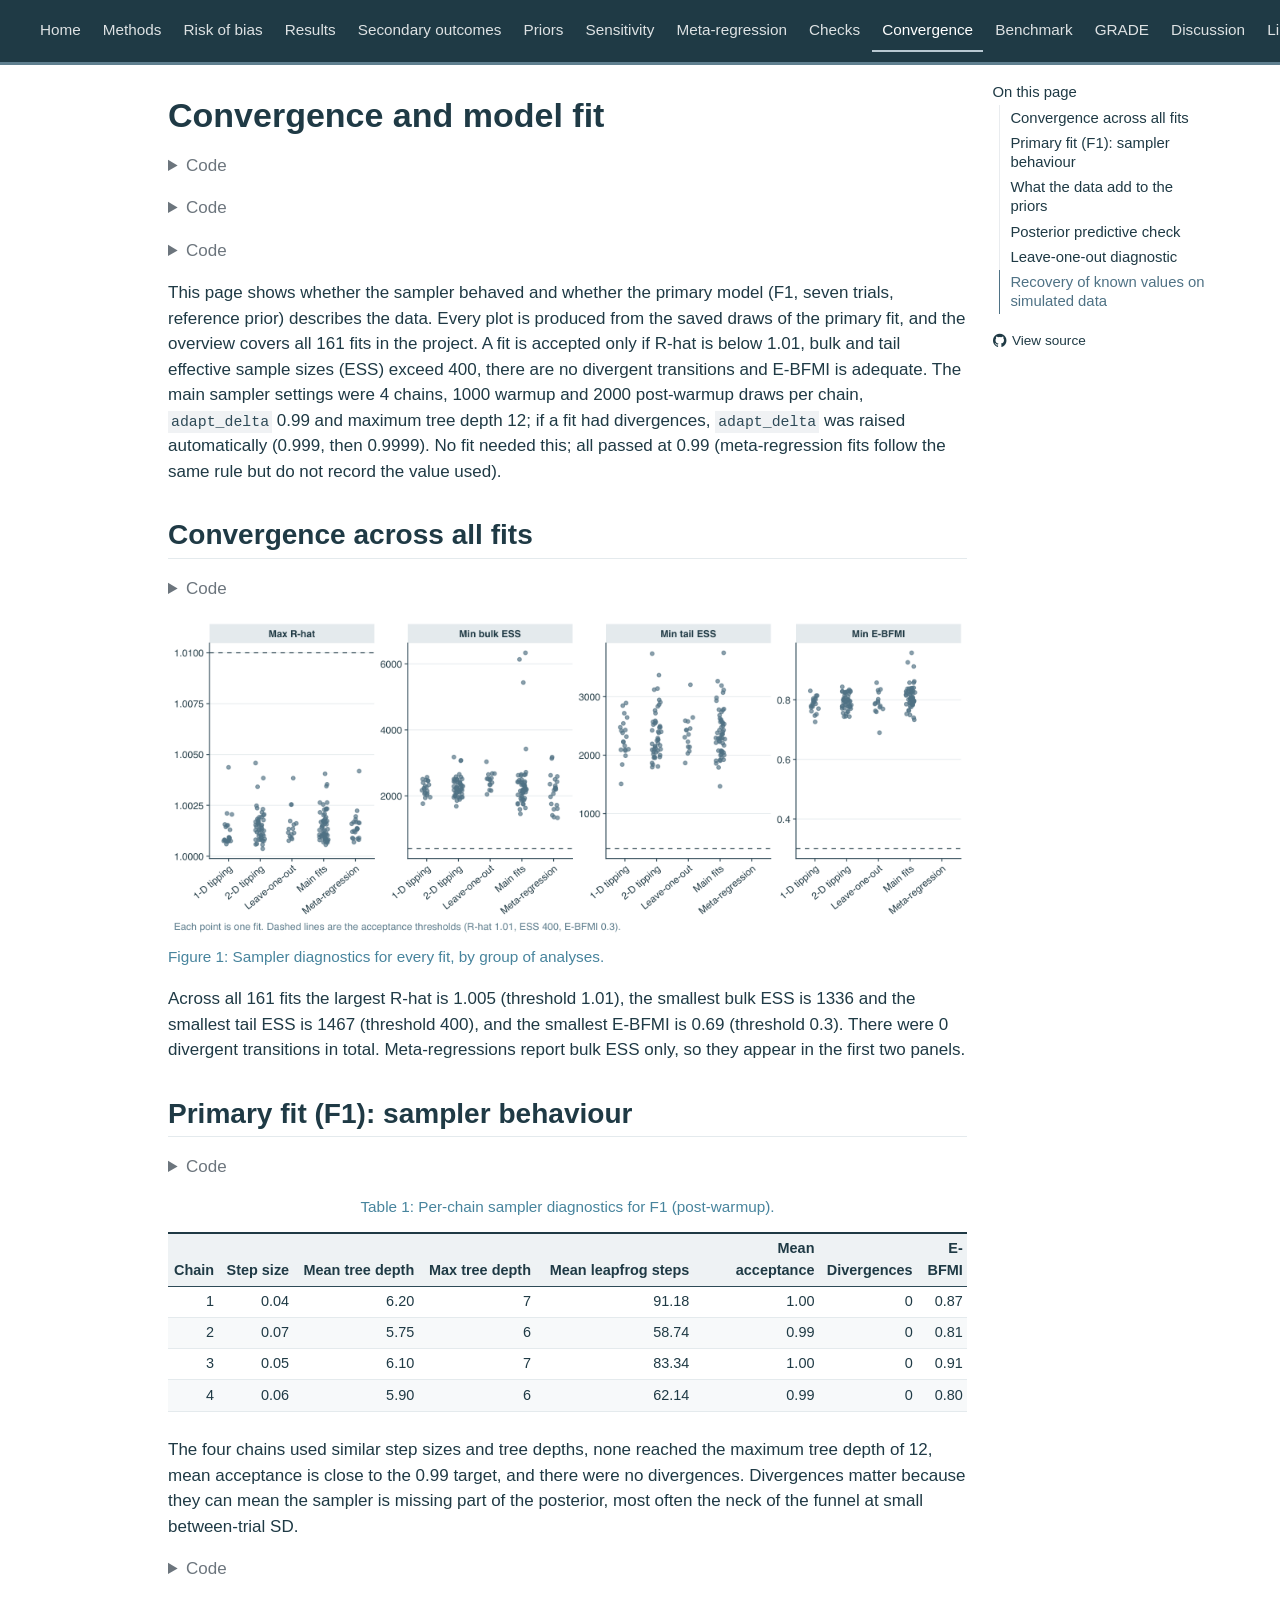
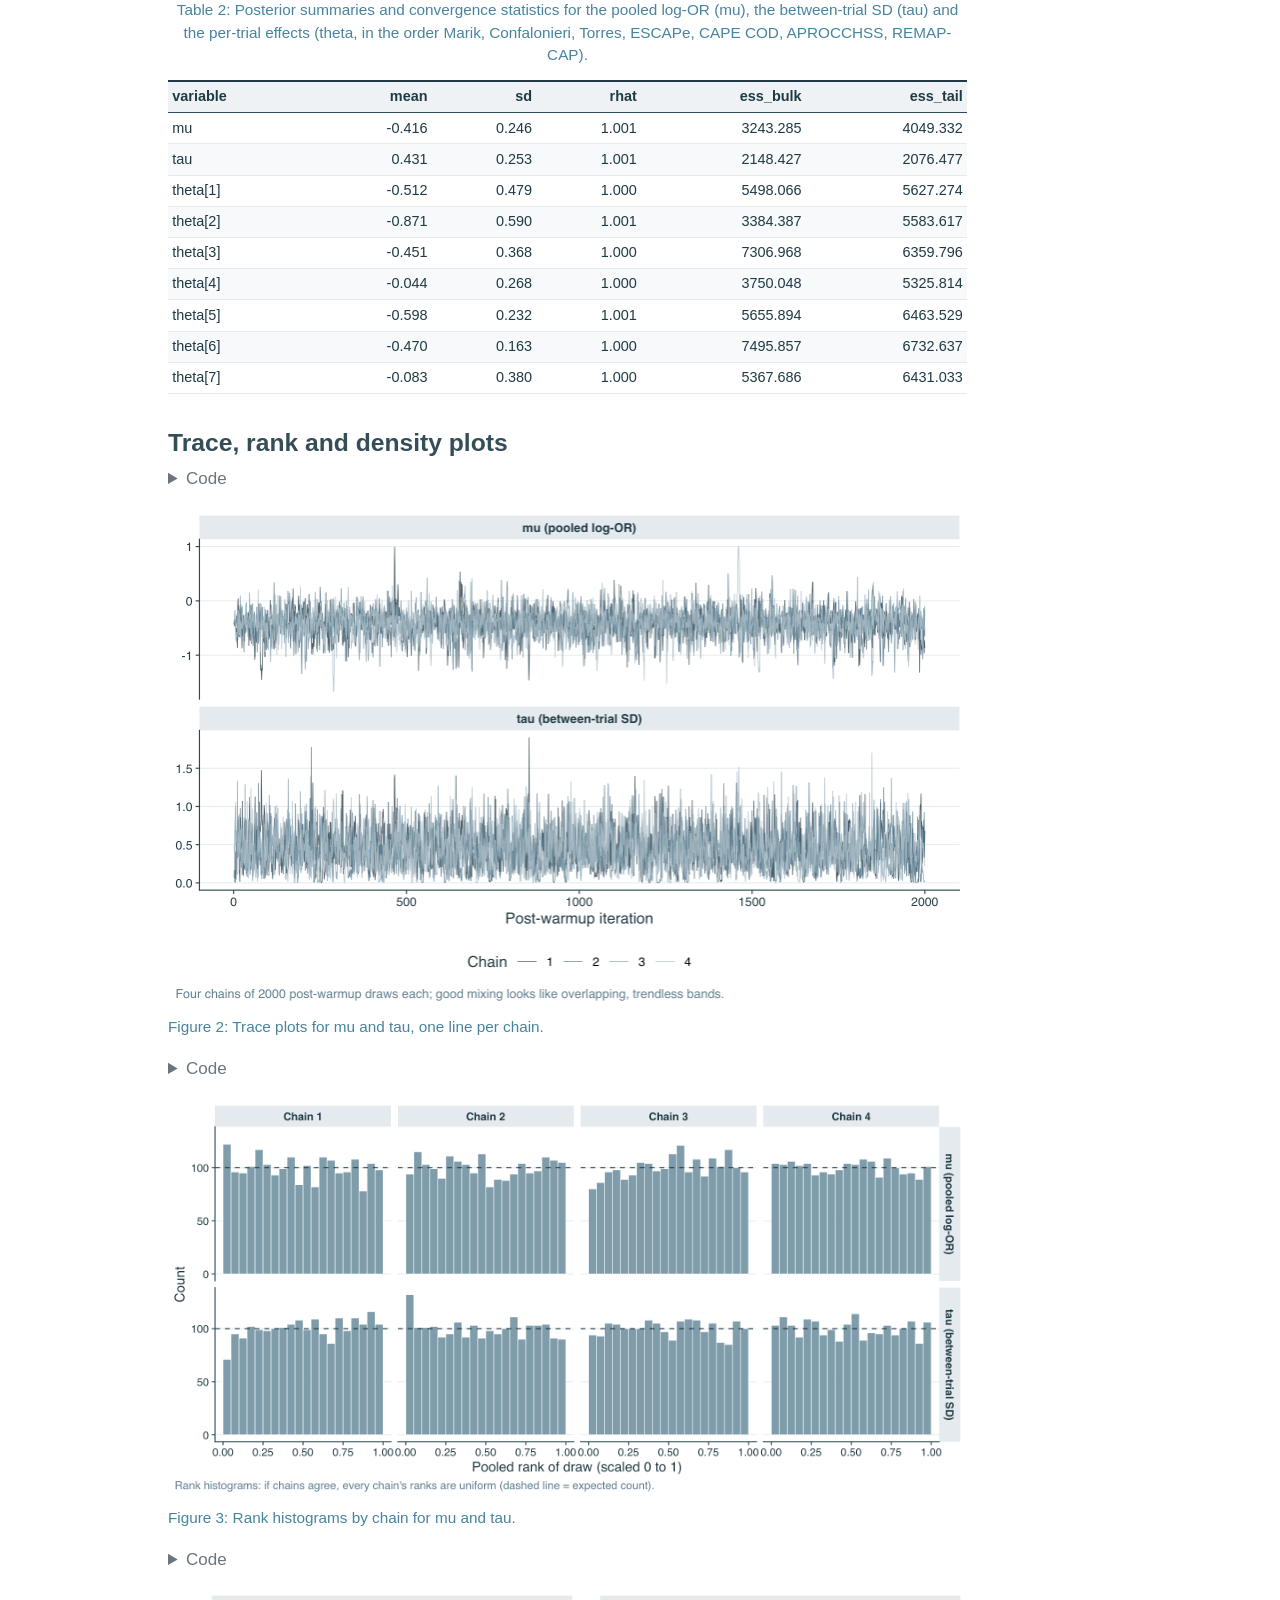
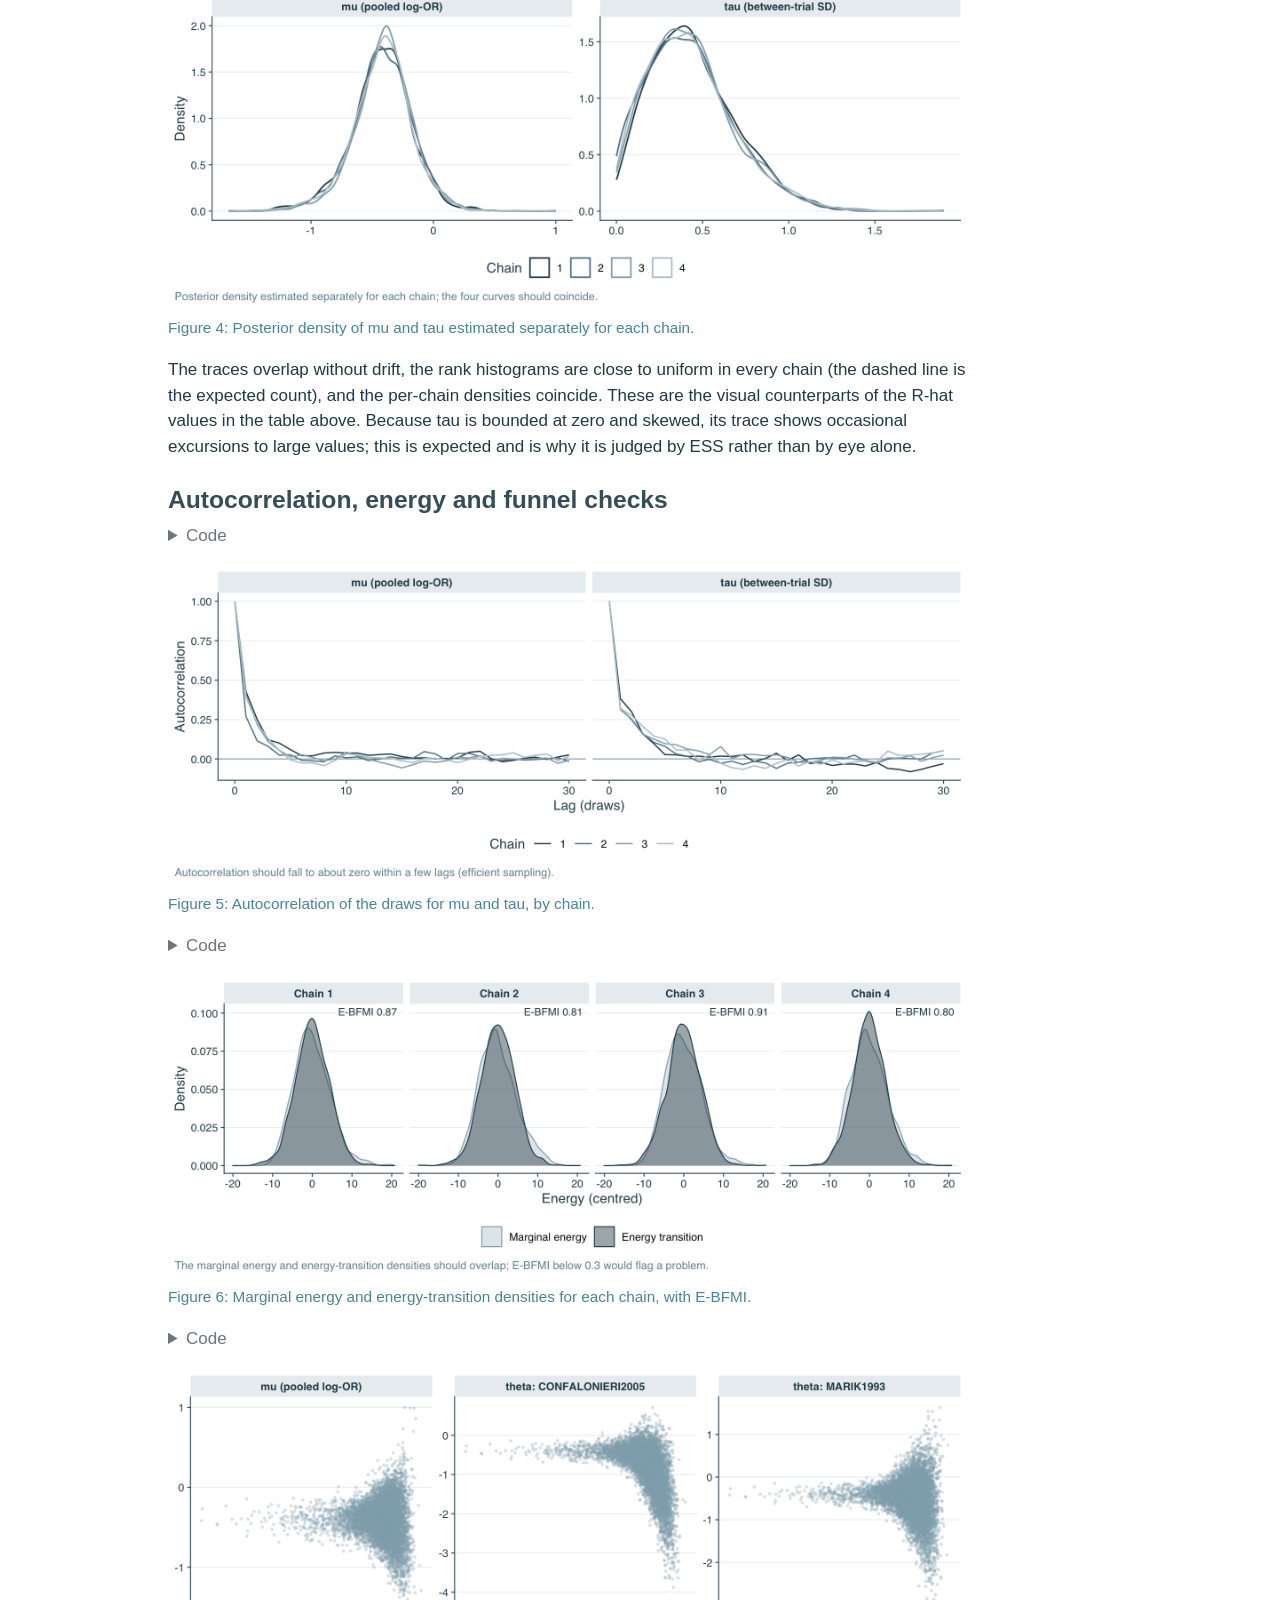
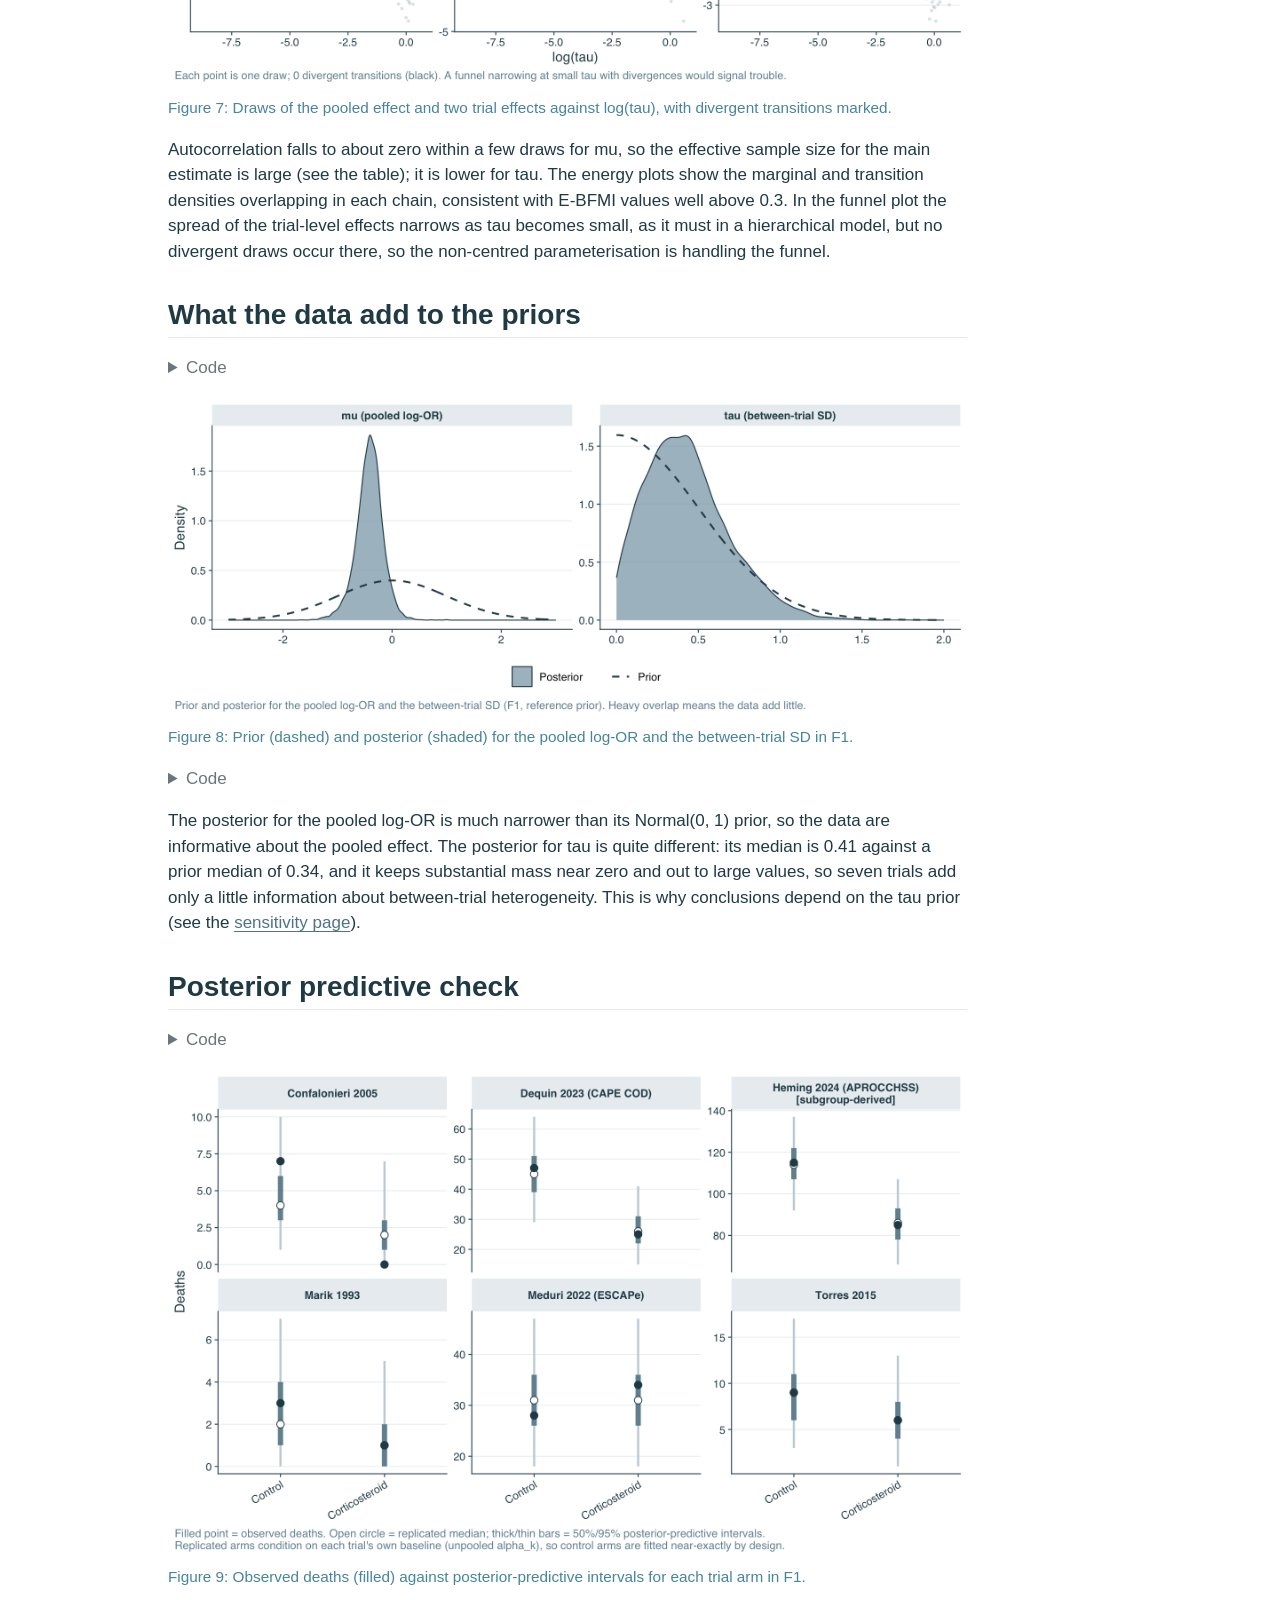
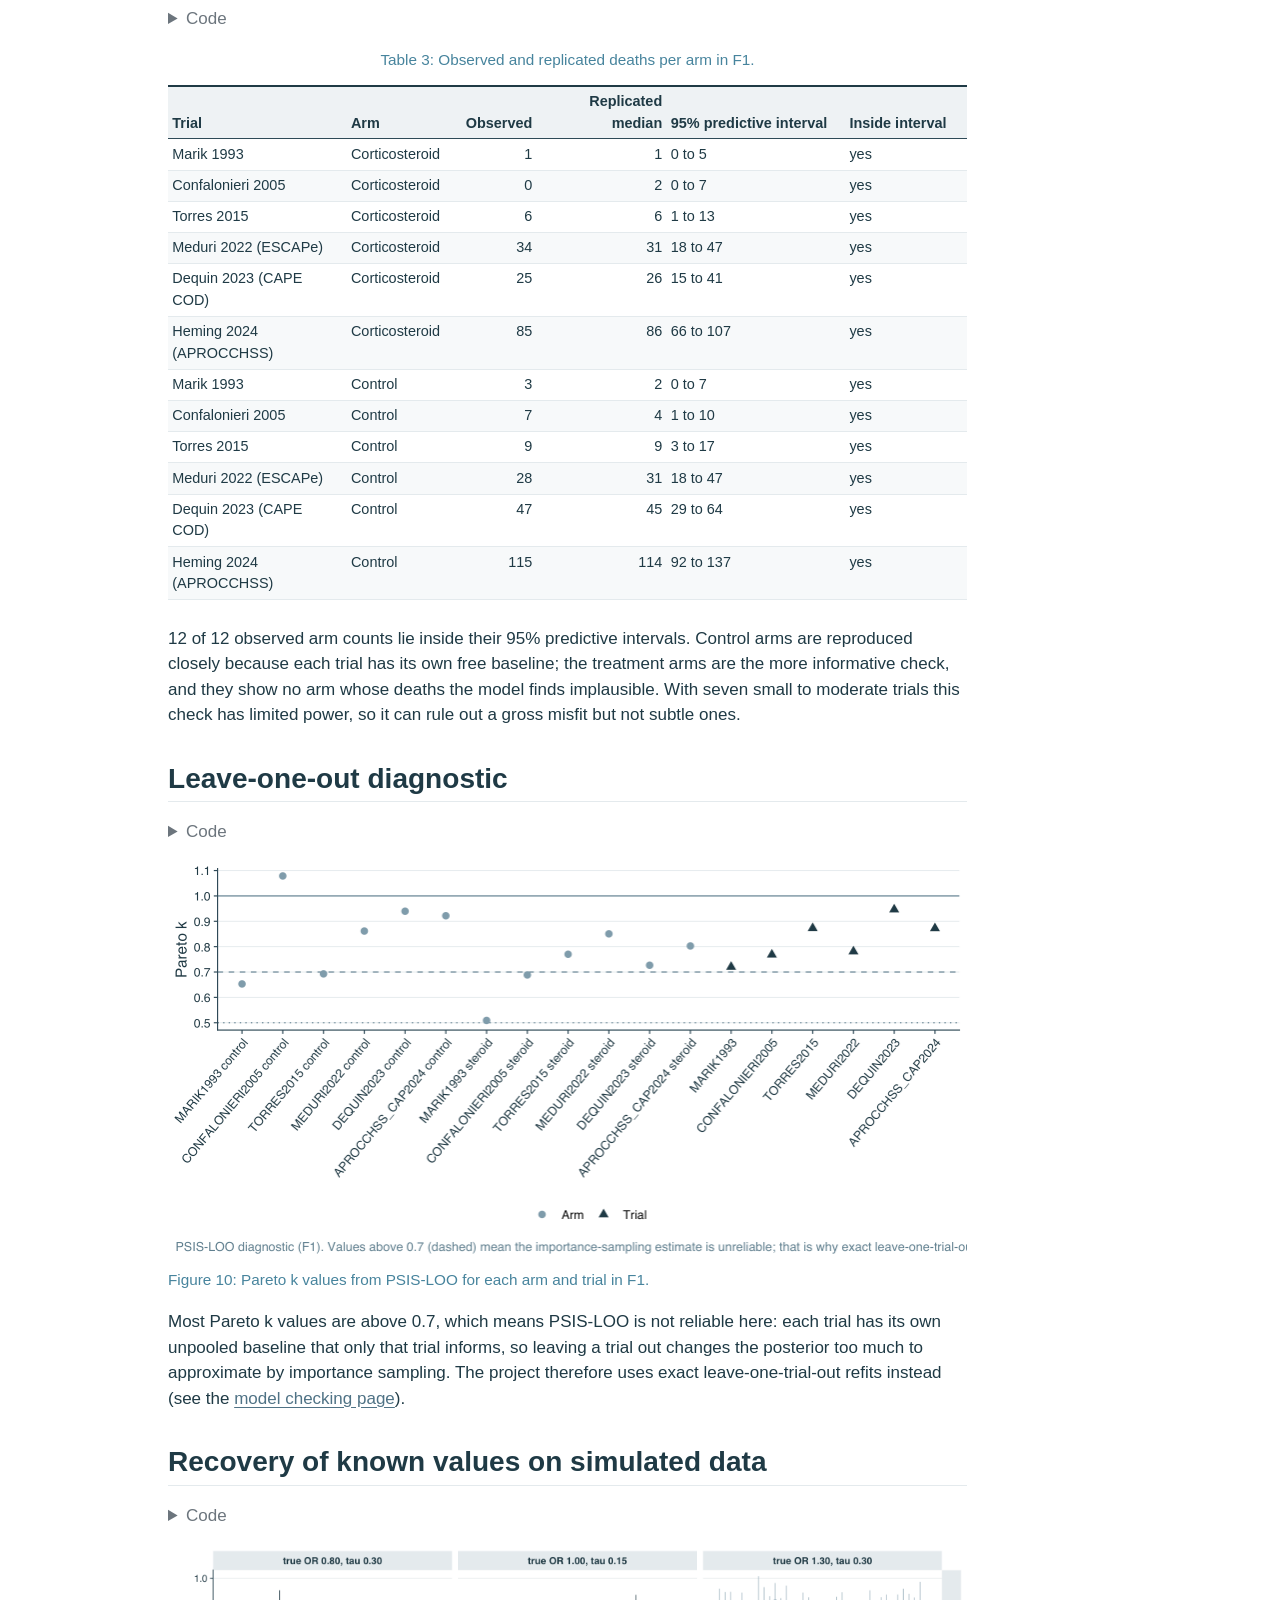
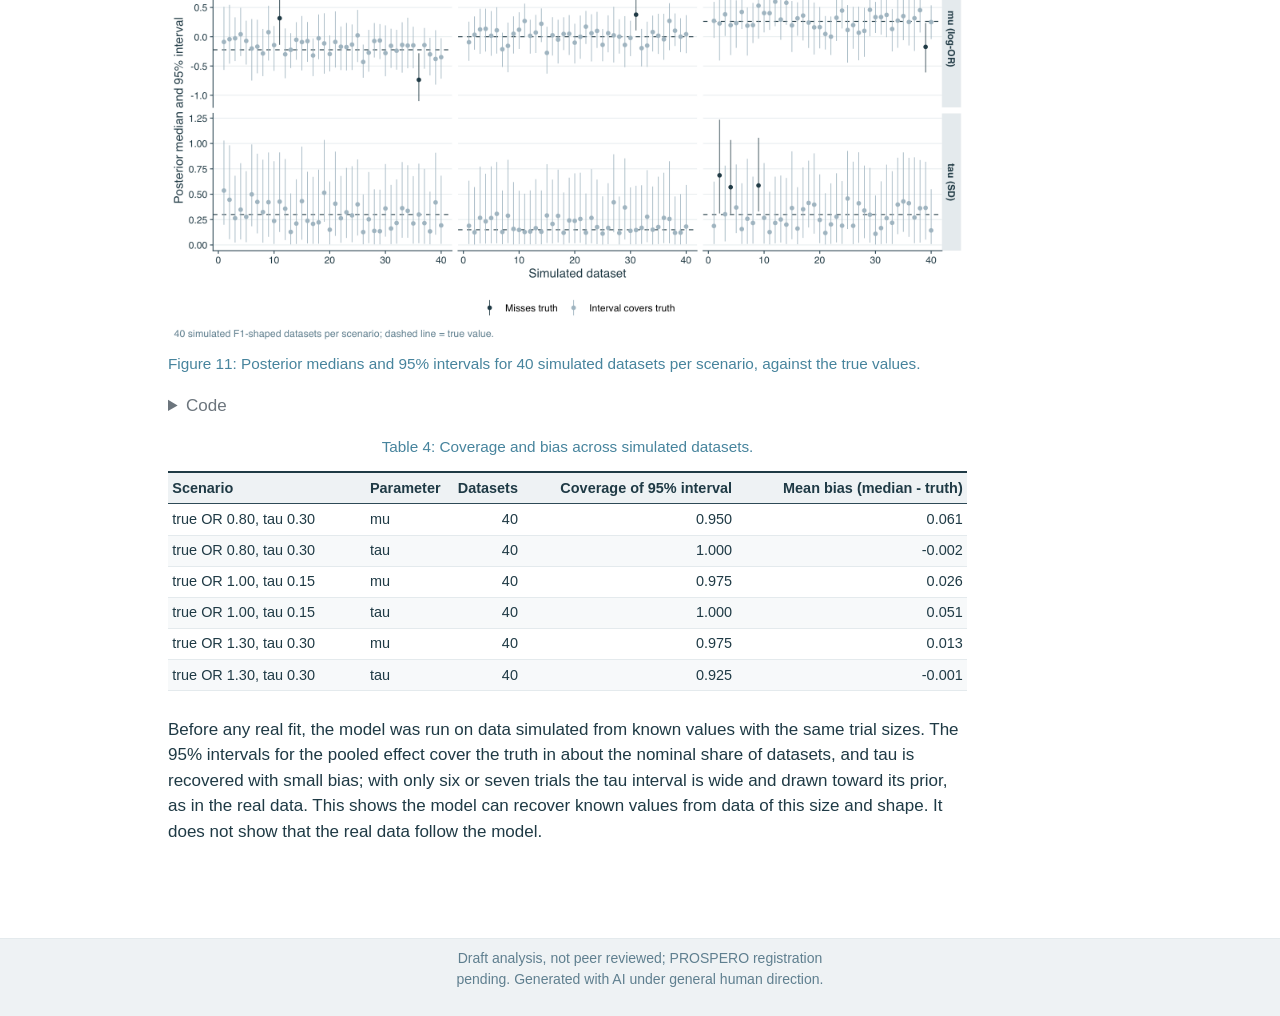
<file: docs/convergence.html>
<!DOCTYPE html>
<html xmlns="http://www.w3.org/1999/xhtml" lang="en" xml:lang="en"><head>

<meta charset="utf-8">
<meta name="generator" content="quarto-1.9.35">

<meta name="viewport" content="width=device-width, initial-scale=1.0, user-scalable=yes">


<title>Convergence and model fit – Corticosteroids in sCAP</title>
<style>
/* Default styles provided by pandoc.
** See https://pandoc.org/MANUAL.html#variables-for-html for config info.
*/
code{white-space: pre-wrap;}
span.smallcaps{font-variant: small-caps;}
div.columns{display: flex; gap: min(4vw, 1.5em);}
div.column{flex: auto; overflow-x: auto;}
div.hanging-indent{margin-left: 1.5em; text-indent: -1.5em;}
ul.task-list{list-style: none;}
ul.task-list li input[type="checkbox"] {
  width: 0.8em;
  margin: 0 0.8em 0.2em -1em; /* quarto-specific, see https://github.com/quarto-dev/quarto-cli/issues/4556 */ 
  vertical-align: middle;
}
/* CSS for syntax highlighting */
html { -webkit-text-size-adjust: 100%; }
pre > code.sourceCode { white-space: pre; position: relative; }
pre > code.sourceCode > span { display: inline-block; line-height: 1.25; }
pre > code.sourceCode > span:empty { height: 1.2em; }
.sourceCode { overflow: visible; }
code.sourceCode > span { color: inherit; text-decoration: inherit; }
div.sourceCode { margin: 1em 0; }
pre.sourceCode { margin: 0; }
@media screen {
div.sourceCode { overflow: auto; }
}
@media print {
pre > code.sourceCode { white-space: pre-wrap; }
pre > code.sourceCode > span { text-indent: -5em; padding-left: 5em; }
}
pre.numberSource code
  { counter-reset: source-line 0; }
pre.numberSource code > span
  { position: relative; left: -4em; counter-increment: source-line; }
pre.numberSource code > span > a:first-child::before
  { content: counter(source-line);
    position: relative; left: -1em; text-align: right; vertical-align: baseline;
    border: none; display: inline-block;
    -webkit-touch-callout: none; -webkit-user-select: none;
    -khtml-user-select: none; -moz-user-select: none;
    -ms-user-select: none; user-select: none;
    padding: 0 4px; width: 4em;
  }
pre.numberSource { margin-left: 3em;  padding-left: 4px; }
div.sourceCode
  {   }
@media screen {
pre > code.sourceCode > span > a:first-child::before { text-decoration: underline; }
}
</style>


<script src="site_libs/quarto-nav/quarto-nav.js"></script>
<script src="site_libs/quarto-nav/headroom.min.js"></script>
<script src="site_libs/clipboard/clipboard.min.js"></script>
<script src="site_libs/quarto-search/autocomplete.umd.js"></script>
<script src="site_libs/quarto-search/fuse.min.js"></script>
<script src="site_libs/quarto-search/quarto-search.js"></script>
<meta name="quarto:offset" content="./">
<script src="site_libs/quarto-html/quarto.js" type="module"></script>
<script src="site_libs/quarto-html/tabsets/tabsets.js" type="module"></script>
<script src="site_libs/quarto-html/popper.min.js"></script>
<script src="site_libs/quarto-html/tippy.umd.min.js"></script>
<script src="site_libs/quarto-html/anchor.min.js"></script>
<link href="site_libs/quarto-html/tippy.css" rel="stylesheet">
<link href="site_libs/quarto-html/quarto-syntax-highlighting-46f66b053e56abd73bb6e954d61a315b.css" rel="stylesheet" id="quarto-text-highlighting-styles">
<script src="site_libs/bootstrap/bootstrap.min.js"></script>
<link href="site_libs/bootstrap/bootstrap-icons.css" rel="stylesheet">
<link href="site_libs/bootstrap/bootstrap-a7745cbeffaa95b2c6d13ed910c9e09f.min.css" rel="stylesheet" append-hash="true" id="quarto-bootstrap" data-mode="light">
<script id="quarto-search-options" type="application/json">{
  "location": "navbar",
  "copy-button": false,
  "collapse-after": 3,
  "panel-placement": "end",
  "type": "overlay",
  "limit": 50,
  "keyboard-shortcut": [
    "f",
    "/",
    "s"
  ],
  "show-item-context": false,
  "language": {
    "search-no-results-text": "No results",
    "search-matching-documents-text": "matching documents",
    "search-copy-link-title": "Copy link to search",
    "search-hide-matches-text": "Hide additional matches",
    "search-more-match-text": "more match in this document",
    "search-more-matches-text": "more matches in this document",
    "search-clear-button-title": "Clear",
    "search-text-placeholder": "",
    "search-detached-cancel-button-title": "Cancel",
    "search-submit-button-title": "Submit",
    "search-label": "Search"
  }
}</script>


</head>

<body class="nav-fixed quarto-light">

<div id="quarto-search-results"></div>
  <header id="quarto-header" class="headroom fixed-top">
    <nav class="navbar navbar-expand-lg " data-bs-theme="dark">
      <div class="navbar-container container-fluid">
      <div class="navbar-brand-container mx-auto">
    <a class="navbar-brand" href="./index.html">
    <span class="navbar-title">Corticosteroids in sCAP</span>
    </a>
  </div>
            <div id="quarto-search" class="" title="Search"></div>
          <button class="navbar-toggler" type="button" data-bs-toggle="collapse" data-bs-target="#navbarCollapse" aria-controls="navbarCollapse" role="menu" aria-expanded="false" aria-label="Toggle navigation" onclick="if (window.quartoToggleHeadroom) { window.quartoToggleHeadroom(); }">
  <span class="navbar-toggler-icon"></span>
</button>
          <div class="collapse navbar-collapse" id="navbarCollapse">
            <ul class="navbar-nav navbar-nav-scroll me-auto">
  <li class="nav-item">
    <a class="nav-link" href="./index.html"> 
<span class="menu-text">Home</span></a>
  </li>  
  <li class="nav-item">
    <a class="nav-link" href="./methods.html"> 
<span class="menu-text">Methods</span></a>
  </li>  
  <li class="nav-item">
    <a class="nav-link" href="./risk_of_bias.html"> 
<span class="menu-text">Risk of bias</span></a>
  </li>  
  <li class="nav-item">
    <a class="nav-link" href="./results.html"> 
<span class="menu-text">Results</span></a>
  </li>  
  <li class="nav-item">
    <a class="nav-link" href="./secondary.html"> 
<span class="menu-text">Secondary outcomes</span></a>
  </li>  
  <li class="nav-item">
    <a class="nav-link" href="./priors.html"> 
<span class="menu-text">Priors</span></a>
  </li>  
  <li class="nav-item">
    <a class="nav-link" href="./sensitivity.html"> 
<span class="menu-text">Sensitivity</span></a>
  </li>  
  <li class="nav-item">
    <a class="nav-link" href="./metaregression.html"> 
<span class="menu-text">Meta-regression</span></a>
  </li>  
  <li class="nav-item">
    <a class="nav-link" href="./checks.html"> 
<span class="menu-text">Checks</span></a>
  </li>  
  <li class="nav-item">
    <a class="nav-link active" href="./convergence.html" aria-current="page"> 
<span class="menu-text">Convergence</span></a>
  </li>  
  <li class="nav-item">
    <a class="nav-link" href="./benchmark.html"> 
<span class="menu-text">Benchmark</span></a>
  </li>  
  <li class="nav-item">
    <a class="nav-link" href="./grade.html"> 
<span class="menu-text">GRADE</span></a>
  </li>  
  <li class="nav-item">
    <a class="nav-link" href="./discussion.html"> 
<span class="menu-text">Discussion</span></a>
  </li>  
  <li class="nav-item">
    <a class="nav-link" href="./limitations.html"> 
<span class="menu-text">Limitations</span></a>
  </li>  
</ul>
            <ul class="navbar-nav navbar-nav-scroll ms-auto">
  <li class="nav-item compact">
    <a class="nav-link" href="https://github.com/Russlewisbo/CAP-steroids"> <i class="bi bi-github" role="img" aria-label="GitHub repository">
</i> 
<span class="menu-text"></span></a>
  </li>  
</ul>
          </div> <!-- /navcollapse -->
            <div class="quarto-navbar-tools">
</div>
      </div> <!-- /container-fluid -->
    </nav>
</header>
<!-- content -->
<div id="quarto-content" class="quarto-container page-columns page-rows-contents page-layout-article page-navbar">
<!-- sidebar -->
<!-- margin-sidebar -->
    <div id="quarto-margin-sidebar" class="sidebar margin-sidebar">
        <nav id="TOC" role="doc-toc" class="toc-active">
    <h2 id="toc-title">On this page</h2>
   
  <ul>
  <li><a href="#convergence-across-all-fits" id="toc-convergence-across-all-fits" class="nav-link active" data-scroll-target="#convergence-across-all-fits">Convergence across all fits</a></li>
  <li><a href="#primary-fit-f1-sampler-behaviour" id="toc-primary-fit-f1-sampler-behaviour" class="nav-link" data-scroll-target="#primary-fit-f1-sampler-behaviour">Primary fit (F1): sampler behaviour</a>
  <ul class="collapse">
  <li><a href="#trace-rank-and-density-plots" id="toc-trace-rank-and-density-plots" class="nav-link" data-scroll-target="#trace-rank-and-density-plots">Trace, rank and density plots</a></li>
  <li><a href="#autocorrelation-energy-and-funnel-checks" id="toc-autocorrelation-energy-and-funnel-checks" class="nav-link" data-scroll-target="#autocorrelation-energy-and-funnel-checks">Autocorrelation, energy and funnel checks</a></li>
  </ul></li>
  <li><a href="#what-the-data-add-to-the-priors" id="toc-what-the-data-add-to-the-priors" class="nav-link" data-scroll-target="#what-the-data-add-to-the-priors">What the data add to the priors</a></li>
  <li><a href="#posterior-predictive-check" id="toc-posterior-predictive-check" class="nav-link" data-scroll-target="#posterior-predictive-check">Posterior predictive check</a></li>
  <li><a href="#leave-one-out-diagnostic" id="toc-leave-one-out-diagnostic" class="nav-link" data-scroll-target="#leave-one-out-diagnostic">Leave-one-out diagnostic</a></li>
  <li><a href="#recovery-of-known-values-on-simulated-data" id="toc-recovery-of-known-values-on-simulated-data" class="nav-link" data-scroll-target="#recovery-of-known-values-on-simulated-data">Recovery of known values on simulated data</a></li>
  </ul>
<div class="toc-actions"><ul><li><a href="https://github.com/Russlewisbo/CAP-steroids/blob/main/convergence.qmd" class="toc-action"><i class="bi bi-github"></i>View source</a></li></ul></div></nav>
    </div>
<!-- main -->
<main class="content" id="quarto-document-content">

<header id="title-block-header" class="quarto-title-block default">
<div class="quarto-title">
<h1 class="title">Convergence and model fit</h1>
</div>



<div class="quarto-title-meta">

    
  
    
  </div>
  


</header>


<div class="cell">
<details class="code-fold">
<summary>Code</summary>
<div class="code-copy-outer-scaffold"><div class="sourceCode cell-code" id="cb1"><pre class="sourceCode r code-with-copy"><code class="sourceCode r"><span id="cb1-1"><a href="#cb1-1" aria-hidden="true" tabindex="-1"></a><span class="fu">library</span>(targets)</span>
<span id="cb1-2"><a href="#cb1-2" aria-hidden="true" tabindex="-1"></a><span class="fu">library</span>(dplyr)</span>
<span id="cb1-3"><a href="#cb1-3" aria-hidden="true" tabindex="-1"></a><span class="fu">library</span>(knitr)</span>
<span id="cb1-4"><a href="#cb1-4" aria-hidden="true" tabindex="-1"></a><span class="fu">library</span>(posterior)</span></code></pre></div><button title="Copy to Clipboard" class="code-copy-button"><i class="bi"></i></button></div>
</details>
</div>
<div class="cell">
<details class="code-fold">
<summary>Code</summary>
<div class="code-copy-outer-scaffold"><div class="sourceCode cell-code" id="cb2"><pre class="sourceCode r code-with-copy"><code class="sourceCode r"><span id="cb2-1"><a href="#cb2-1" aria-hidden="true" tabindex="-1"></a><span class="fu">source</span>(<span class="st">"_helpers.R"</span>)</span></code></pre></div><button title="Copy to Clipboard" class="code-copy-button"><i class="bi"></i></button></div>
</details>
</div>
<div class="cell">
<details class="code-fold">
<summary>Code</summary>
<div class="code-copy-outer-scaffold"><div class="sourceCode cell-code" id="cb3"><pre class="sourceCode r code-with-copy"><code class="sourceCode r"><span id="cb3-1"><a href="#cb3-1" aria-hidden="true" tabindex="-1"></a>fit <span class="ot">&lt;-</span> <span class="fu">tar_read</span>(fit_F1_default)</span>
<span id="cb3-2"><a href="#cb3-2" aria-hidden="true" tabindex="-1"></a>s <span class="ot">&lt;-</span> <span class="fu">tar_read</span>(all_summary)</span>
<span id="cb3-3"><a href="#cb3-3" aria-hidden="true" tabindex="-1"></a>dg <span class="ot">&lt;-</span> <span class="fu">tar_read</span>(diag_groups)</span>
<span id="cb3-4"><a href="#cb3-4" aria-hidden="true" tabindex="-1"></a>all_diag <span class="ot">&lt;-</span> <span class="fu">tar_read</span>(all_diagnostics)</span>
<span id="cb3-5"><a href="#cb3-5" aria-hidden="true" tabindex="-1"></a>loto_diag <span class="ot">&lt;-</span> <span class="fu">tar_read</span>(loto_diag)</span>
<span id="cb3-6"><a href="#cb3-6" aria-hidden="true" tabindex="-1"></a>tip_tab <span class="ot">&lt;-</span> <span class="fu">tar_read</span>(tip_tab)</span>
<span id="cb3-7"><a href="#cb3-7" aria-hidden="true" tabindex="-1"></a>tip2 <span class="ot">&lt;-</span> <span class="fu">tar_read</span>(tip2_tab)</span>
<span id="cb3-8"><a href="#cb3-8" aria-hidden="true" tabindex="-1"></a>mr <span class="ot">&lt;-</span> <span class="fu">tar_read</span>(mr_tab)</span>
<span id="cb3-9"><a href="#cb3-9" aria-hidden="true" tabindex="-1"></a>ppc <span class="ot">&lt;-</span> <span class="fu">tar_read</span>(ppc_F1)</span>
<span id="cb3-10"><a href="#cb3-10" aria-hidden="true" tabindex="-1"></a>sim <span class="ot">&lt;-</span> <span class="fu">tar_read</span>(sim_recovery_data)</span>
<span id="cb3-11"><a href="#cb3-11" aria-hidden="true" tabindex="-1"></a>sm <span class="ot">&lt;-</span> fit<span class="sc">$</span>sampler</span>
<span id="cb3-12"><a href="#cb3-12" aria-hidden="true" tabindex="-1"></a>n_fits <span class="ot">&lt;-</span> <span class="fu">nrow</span>(dg)</span>
<span id="cb3-13"><a href="#cb3-13" aria-hidden="true" tabindex="-1"></a>n_div <span class="ot">&lt;-</span> <span class="fu">sum</span>(all_diag<span class="sc">$</span>divergences, loto_diag<span class="sc">$</span>divergences, tip_tab<span class="sc">$</span>divergences, tip2<span class="sc">$</span>divergences,</span>
<span id="cb3-14"><a href="#cb3-14" aria-hidden="true" tabindex="-1"></a>             mr<span class="sc">$</span>divergences[mr<span class="sc">$</span>status <span class="sc">==</span> <span class="st">"fitted"</span>])</span>
<span id="cb3-15"><a href="#cb3-15" aria-hidden="true" tabindex="-1"></a>raised <span class="ot">&lt;-</span> <span class="fu">c</span>(all_diag<span class="sc">$</span>id[all_diag<span class="sc">$</span>adapt_delta_used <span class="sc">&gt;</span> <span class="fl">0.99</span>], loto_diag<span class="sc">$</span>id[loto_diag<span class="sc">$</span>adapt_delta_used <span class="sc">&gt;</span> <span class="fl">0.99</span>],</span>
<span id="cb3-16"><a href="#cb3-16" aria-hidden="true" tabindex="-1"></a>            <span class="fu">rep</span>(<span class="st">"tipping-point fit"</span>, <span class="fu">sum</span>(tip_tab<span class="sc">$</span>adapt_delta_used <span class="sc">&gt;</span> <span class="fl">0.99</span>, tip2<span class="sc">$</span>adapt_delta_used <span class="sc">&gt;</span> <span class="fl">0.99</span>)))</span>
<span id="cb3-17"><a href="#cb3-17" aria-hidden="true" tabindex="-1"></a>raised_text <span class="ot">&lt;-</span> <span class="cf">if</span> (<span class="fu">length</span>(raised) <span class="sc">==</span> <span class="dv">0</span>) <span class="st">"No fit needed this; all passed at 0.99"</span> <span class="cf">else</span></span>
<span id="cb3-18"><a href="#cb3-18" aria-hidden="true" tabindex="-1"></a>  <span class="fu">sprintf</span>(<span class="st">"%d fit%s needed this (%s); all others passed at 0.99"</span>, <span class="fu">length</span>(raised),</span>
<span id="cb3-19"><a href="#cb3-19" aria-hidden="true" tabindex="-1"></a>          <span class="fu">ifelse</span>(<span class="fu">length</span>(raised) <span class="sc">==</span> <span class="dv">1</span>, <span class="st">""</span>, <span class="st">"s"</span>), <span class="fu">paste</span>(raised, <span class="at">collapse =</span> <span class="st">", "</span>))</span></code></pre></div><button title="Copy to Clipboard" class="code-copy-button"><i class="bi"></i></button></div>
</details>
</div>
<p>This page shows whether the sampler behaved and whether the primary model (F1, seven trials, reference prior) describes the data. Every plot is produced from the saved draws of the primary fit, and the overview covers all 161 fits in the project. A fit is accepted only if R-hat is below 1.01, bulk and tail effective sample sizes (ESS) exceed 400, there are no divergent transitions and E-BFMI is adequate. The main sampler settings were 4 chains, 1000 warmup and 2000 post-warmup draws per chain, <code>adapt_delta</code> 0.99 and maximum tree depth 12; if a fit had divergences, <code>adapt_delta</code> was raised automatically (0.999, then 0.9999). No fit needed this; all passed at 0.99 (meta-regression fits follow the same rule but do not record the value used).</p>
<section id="convergence-across-all-fits" class="level2">
<h2 class="anchored" data-anchor-id="convergence-across-all-fits">Convergence across all fits</h2>
<div class="cell">
<details class="code-fold">
<summary>Code</summary>
<div class="code-copy-outer-scaffold"><div class="sourceCode cell-code" id="cb4"><pre class="sourceCode r code-with-copy"><code class="sourceCode r"><span id="cb4-1"><a href="#cb4-1" aria-hidden="true" tabindex="-1"></a><span class="fu">include_graphics</span>(<span class="fu">tar_read</span>(fig_conv_overview))</span></code></pre></div><button title="Copy to Clipboard" class="code-copy-button"><i class="bi"></i></button></div>
</details>
<div class="cell-output-display">
<div id="fig-conv-overview" class="quarto-float quarto-figure quarto-figure-center anchored">
<figure class="quarto-float quarto-float-fig figure">
<div aria-describedby="fig-conv-overview-caption-0ceaefa1-69ba-4598-a22c-09a6ac19f8ca">
<img src="output/figures/conv_overview.png" class="img-fluid figure-img">
</div>
<figcaption class="quarto-float-caption-bottom quarto-float-caption quarto-float-fig" id="fig-conv-overview-caption-0ceaefa1-69ba-4598-a22c-09a6ac19f8ca">
Figure&nbsp;1: Sampler diagnostics for every fit, by group of analyses.
</figcaption>
</figure>
</div>
</div>
</div>
<p>Across all 161 fits the largest R-hat is 1.005 (threshold 1.01), the smallest bulk ESS is 1336 and the smallest tail ESS is 1467 (threshold 400), and the smallest E-BFMI is 0.69 (threshold 0.3). There were 0 divergent transitions in total. Meta-regressions report bulk ESS only, so they appear in the first two panels.</p>
</section>
<section id="primary-fit-f1-sampler-behaviour" class="level2">
<h2 class="anchored" data-anchor-id="primary-fit-f1-sampler-behaviour">Primary fit (F1): sampler behaviour</h2>
<div class="cell">
<details class="code-fold">
<summary>Code</summary>
<div class="code-copy-outer-scaffold"><div class="sourceCode cell-code" id="cb5"><pre class="sourceCode r code-with-copy"><code class="sourceCode r"><span id="cb5-1"><a href="#cb5-1" aria-hidden="true" tabindex="-1"></a>sm <span class="sc">|&gt;</span> <span class="fu">group_by</span>(<span class="at">Chain =</span> .chain) <span class="sc">|&gt;</span></span>
<span id="cb5-2"><a href="#cb5-2" aria-hidden="true" tabindex="-1"></a>  <span class="fu">summarise</span>(<span class="st">`</span><span class="at">Step size</span><span class="st">`</span> <span class="ot">=</span> <span class="fu">mean</span>(stepsize__), <span class="st">`</span><span class="at">Mean tree depth</span><span class="st">`</span> <span class="ot">=</span> <span class="fu">mean</span>(treedepth__), <span class="st">`</span><span class="at">Max tree depth</span><span class="st">`</span> <span class="ot">=</span> <span class="fu">max</span>(treedepth__),</span>
<span id="cb5-3"><a href="#cb5-3" aria-hidden="true" tabindex="-1"></a>            <span class="st">`</span><span class="at">Mean leapfrog steps</span><span class="st">`</span> <span class="ot">=</span> <span class="fu">mean</span>(n_leapfrog__), <span class="st">`</span><span class="at">Mean acceptance</span><span class="st">`</span> <span class="ot">=</span> <span class="fu">mean</span>(accept_stat__),</span>
<span id="cb5-4"><a href="#cb5-4" aria-hidden="true" tabindex="-1"></a>            <span class="at">Divergences =</span> <span class="fu">sum</span>(divergent__),</span>
<span id="cb5-5"><a href="#cb5-5" aria-hidden="true" tabindex="-1"></a>            <span class="st">`</span><span class="at">E-BFMI</span><span class="st">`</span> <span class="ot">=</span> <span class="fu">sum</span>(<span class="fu">diff</span>(energy__)<span class="sc">^</span><span class="dv">2</span>) <span class="sc">/</span> <span class="fu">sum</span>((energy__ <span class="sc">-</span> <span class="fu">mean</span>(energy__))<span class="sc">^</span><span class="dv">2</span>)) <span class="sc">|&gt;</span></span>
<span id="cb5-6"><a href="#cb5-6" aria-hidden="true" tabindex="-1"></a>  <span class="fu">mutate</span>(<span class="fu">across</span>(<span class="fu">c</span>(<span class="st">`</span><span class="at">Step size</span><span class="st">`</span>, <span class="st">`</span><span class="at">Mean tree depth</span><span class="st">`</span>, <span class="st">`</span><span class="at">Mean leapfrog steps</span><span class="st">`</span>, <span class="st">`</span><span class="at">Mean acceptance</span><span class="st">`</span>, <span class="st">`</span><span class="at">E-BFMI</span><span class="st">`</span>), \(x) <span class="fu">round</span>(x, <span class="dv">2</span>))) <span class="sc">|&gt;</span></span>
<span id="cb5-7"><a href="#cb5-7" aria-hidden="true" tabindex="-1"></a>  <span class="fu">kable</span>(<span class="at">caption =</span> <span class="st">"Per-chain sampler diagnostics for F1 (post-warmup)."</span>)</span></code></pre></div><button title="Copy to Clipboard" class="code-copy-button"><i class="bi"></i></button></div>
</details>
<div id="tbl-chains" class="cell quarto-float quarto-figure quarto-figure-center anchored">
<figure class="quarto-float quarto-float-tbl figure">
<figcaption class="quarto-float-caption-top quarto-float-caption quarto-float-tbl" id="tbl-chains-caption-0ceaefa1-69ba-4598-a22c-09a6ac19f8ca">
Table&nbsp;1: Per-chain sampler diagnostics for F1 (post-warmup).
</figcaption>
<div aria-describedby="tbl-chains-caption-0ceaefa1-69ba-4598-a22c-09a6ac19f8ca">
<div class="cell-output-display">
<table class="cell caption-top table table-sm table-striped small">
<colgroup>
<col style="width: 5%">
<col style="width: 9%">
<col style="width: 15%">
<col style="width: 14%">
<col style="width: 19%">
<col style="width: 15%">
<col style="width: 11%">
<col style="width: 6%">
</colgroup>
<thead>
<tr class="header">
<th style="text-align: right;">Chain</th>
<th style="text-align: right;">Step size</th>
<th style="text-align: right;">Mean tree depth</th>
<th style="text-align: right;">Max tree depth</th>
<th style="text-align: right;">Mean leapfrog steps</th>
<th style="text-align: right;">Mean acceptance</th>
<th style="text-align: right;">Divergences</th>
<th style="text-align: right;">E-BFMI</th>
</tr>
</thead>
<tbody>
<tr class="odd">
<td style="text-align: right;">1</td>
<td style="text-align: right;">0.04</td>
<td style="text-align: right;">6.20</td>
<td style="text-align: right;">7</td>
<td style="text-align: right;">91.18</td>
<td style="text-align: right;">1.00</td>
<td style="text-align: right;">0</td>
<td style="text-align: right;">0.87</td>
</tr>
<tr class="even">
<td style="text-align: right;">2</td>
<td style="text-align: right;">0.07</td>
<td style="text-align: right;">5.75</td>
<td style="text-align: right;">6</td>
<td style="text-align: right;">58.74</td>
<td style="text-align: right;">0.99</td>
<td style="text-align: right;">0</td>
<td style="text-align: right;">0.81</td>
</tr>
<tr class="odd">
<td style="text-align: right;">3</td>
<td style="text-align: right;">0.05</td>
<td style="text-align: right;">6.10</td>
<td style="text-align: right;">7</td>
<td style="text-align: right;">83.34</td>
<td style="text-align: right;">1.00</td>
<td style="text-align: right;">0</td>
<td style="text-align: right;">0.91</td>
</tr>
<tr class="even">
<td style="text-align: right;">4</td>
<td style="text-align: right;">0.06</td>
<td style="text-align: right;">5.90</td>
<td style="text-align: right;">6</td>
<td style="text-align: right;">62.14</td>
<td style="text-align: right;">0.99</td>
<td style="text-align: right;">0</td>
<td style="text-align: right;">0.80</td>
</tr>
</tbody>
</table>
</div>
</div>
</figure>
</div>
</div>
<p>The four chains used similar step sizes and tree depths, none reached the maximum tree depth of 12, mean acceptance is close to the 0.99 target, and there were no divergences. Divergences matter because they can mean the sampler is missing part of the posterior, most often the neck of the funnel at small between-trial SD.</p>
<div class="cell">
<details class="code-fold">
<summary>Code</summary>
<div class="code-copy-outer-scaffold"><div class="sourceCode cell-code" id="cb6"><pre class="sourceCode r code-with-copy"><code class="sourceCode r"><span id="cb6-1"><a href="#cb6-1" aria-hidden="true" tabindex="-1"></a><span class="fu">summarise_draws</span>(<span class="fu">subset_draws</span>(fit<span class="sc">$</span>draws, <span class="at">variable =</span> <span class="fu">c</span>(<span class="st">"mu"</span>, <span class="st">"tau"</span>, <span class="st">"theta"</span>)), <span class="st">"mean"</span>, <span class="st">"sd"</span>, <span class="st">"rhat"</span>, <span class="st">"ess_bulk"</span>, <span class="st">"ess_tail"</span>) <span class="sc">|&gt;</span></span>
<span id="cb6-2"><a href="#cb6-2" aria-hidden="true" tabindex="-1"></a>  <span class="fu">mutate</span>(<span class="fu">across</span>(<span class="fu">where</span>(is.numeric), \(x) <span class="fu">round</span>(x, <span class="dv">3</span>))) <span class="sc">|&gt;</span></span>
<span id="cb6-3"><a href="#cb6-3" aria-hidden="true" tabindex="-1"></a>  <span class="fu">kable</span>(<span class="at">caption =</span> <span class="st">"Posterior summaries and convergence statistics for the pooled log-OR (mu), the between-trial SD (tau) and the per-trial effects (theta, in the order Marik, Confalonieri, Torres, ESCAPe, CAPE COD, APROCCHSS, REMAP-CAP)."</span>)</span></code></pre></div><button title="Copy to Clipboard" class="code-copy-button"><i class="bi"></i></button></div>
</details>
<div id="tbl-params" class="cell quarto-float quarto-figure quarto-figure-center anchored">
<figure class="quarto-float quarto-float-tbl figure">
<figcaption class="quarto-float-caption-top quarto-float-caption quarto-float-tbl" id="tbl-params-caption-0ceaefa1-69ba-4598-a22c-09a6ac19f8ca">
Table&nbsp;2: Posterior summaries and convergence statistics for the pooled log-OR (mu), the between-trial SD (tau) and the per-trial effects (theta, in the order Marik, Confalonieri, Torres, ESCAPe, CAPE COD, APROCCHSS, REMAP-CAP).
</figcaption>
<div aria-describedby="tbl-params-caption-0ceaefa1-69ba-4598-a22c-09a6ac19f8ca">
<div class="cell-output-display">
<table class="cell caption-top table table-sm table-striped small">
<thead>
<tr class="header">
<th style="text-align: left;">variable</th>
<th style="text-align: right;">mean</th>
<th style="text-align: right;">sd</th>
<th style="text-align: right;">rhat</th>
<th style="text-align: right;">ess_bulk</th>
<th style="text-align: right;">ess_tail</th>
</tr>
</thead>
<tbody>
<tr class="odd">
<td style="text-align: left;">mu</td>
<td style="text-align: right;">-0.416</td>
<td style="text-align: right;">0.246</td>
<td style="text-align: right;">1.001</td>
<td style="text-align: right;">3243.285</td>
<td style="text-align: right;">4049.332</td>
</tr>
<tr class="even">
<td style="text-align: left;">tau</td>
<td style="text-align: right;">0.431</td>
<td style="text-align: right;">0.253</td>
<td style="text-align: right;">1.001</td>
<td style="text-align: right;">2148.427</td>
<td style="text-align: right;">2076.477</td>
</tr>
<tr class="odd">
<td style="text-align: left;">theta[1]</td>
<td style="text-align: right;">-0.512</td>
<td style="text-align: right;">0.479</td>
<td style="text-align: right;">1.000</td>
<td style="text-align: right;">5498.066</td>
<td style="text-align: right;">5627.274</td>
</tr>
<tr class="even">
<td style="text-align: left;">theta[2]</td>
<td style="text-align: right;">-0.871</td>
<td style="text-align: right;">0.590</td>
<td style="text-align: right;">1.001</td>
<td style="text-align: right;">3384.387</td>
<td style="text-align: right;">5583.617</td>
</tr>
<tr class="odd">
<td style="text-align: left;">theta[3]</td>
<td style="text-align: right;">-0.451</td>
<td style="text-align: right;">0.368</td>
<td style="text-align: right;">1.000</td>
<td style="text-align: right;">7306.968</td>
<td style="text-align: right;">6359.796</td>
</tr>
<tr class="even">
<td style="text-align: left;">theta[4]</td>
<td style="text-align: right;">-0.044</td>
<td style="text-align: right;">0.268</td>
<td style="text-align: right;">1.000</td>
<td style="text-align: right;">3750.048</td>
<td style="text-align: right;">5325.814</td>
</tr>
<tr class="odd">
<td style="text-align: left;">theta[5]</td>
<td style="text-align: right;">-0.598</td>
<td style="text-align: right;">0.232</td>
<td style="text-align: right;">1.001</td>
<td style="text-align: right;">5655.894</td>
<td style="text-align: right;">6463.529</td>
</tr>
<tr class="even">
<td style="text-align: left;">theta[6]</td>
<td style="text-align: right;">-0.470</td>
<td style="text-align: right;">0.163</td>
<td style="text-align: right;">1.000</td>
<td style="text-align: right;">7495.857</td>
<td style="text-align: right;">6732.637</td>
</tr>
<tr class="odd">
<td style="text-align: left;">theta[7]</td>
<td style="text-align: right;">-0.083</td>
<td style="text-align: right;">0.380</td>
<td style="text-align: right;">1.000</td>
<td style="text-align: right;">5367.686</td>
<td style="text-align: right;">6431.033</td>
</tr>
</tbody>
</table>
</div>
</div>
</figure>
</div>
</div>
<section id="trace-rank-and-density-plots" class="level3">
<h3 class="anchored" data-anchor-id="trace-rank-and-density-plots">Trace, rank and density plots</h3>
<div class="cell">
<details class="code-fold">
<summary>Code</summary>
<div class="code-copy-outer-scaffold"><div class="sourceCode cell-code" id="cb7"><pre class="sourceCode r code-with-copy"><code class="sourceCode r"><span id="cb7-1"><a href="#cb7-1" aria-hidden="true" tabindex="-1"></a><span class="fu">include_graphics</span>(<span class="fu">tar_read</span>(fig_conv_trace))</span></code></pre></div><button title="Copy to Clipboard" class="code-copy-button"><i class="bi"></i></button></div>
</details>
<div class="cell-output-display">
<div id="fig-conv-trace" class="quarto-float quarto-figure quarto-figure-center anchored">
<figure class="quarto-float quarto-float-fig figure">
<div aria-describedby="fig-conv-trace-caption-0ceaefa1-69ba-4598-a22c-09a6ac19f8ca">
<img src="output/figures/conv_trace.png" class="img-fluid figure-img">
</div>
<figcaption class="quarto-float-caption-bottom quarto-float-caption quarto-float-fig" id="fig-conv-trace-caption-0ceaefa1-69ba-4598-a22c-09a6ac19f8ca">
Figure&nbsp;2: Trace plots for mu and tau, one line per chain.
</figcaption>
</figure>
</div>
</div>
</div>
<div class="cell">
<details class="code-fold">
<summary>Code</summary>
<div class="code-copy-outer-scaffold"><div class="sourceCode cell-code" id="cb8"><pre class="sourceCode r code-with-copy"><code class="sourceCode r"><span id="cb8-1"><a href="#cb8-1" aria-hidden="true" tabindex="-1"></a><span class="fu">include_graphics</span>(<span class="fu">tar_read</span>(fig_conv_rank))</span></code></pre></div><button title="Copy to Clipboard" class="code-copy-button"><i class="bi"></i></button></div>
</details>
<div class="cell-output-display">
<div id="fig-conv-rank" class="quarto-float quarto-figure quarto-figure-center anchored">
<figure class="quarto-float quarto-float-fig figure">
<div aria-describedby="fig-conv-rank-caption-0ceaefa1-69ba-4598-a22c-09a6ac19f8ca">
<img src="output/figures/conv_rank.png" class="img-fluid figure-img">
</div>
<figcaption class="quarto-float-caption-bottom quarto-float-caption quarto-float-fig" id="fig-conv-rank-caption-0ceaefa1-69ba-4598-a22c-09a6ac19f8ca">
Figure&nbsp;3: Rank histograms by chain for mu and tau.
</figcaption>
</figure>
</div>
</div>
</div>
<div class="cell">
<details class="code-fold">
<summary>Code</summary>
<div class="code-copy-outer-scaffold"><div class="sourceCode cell-code" id="cb9"><pre class="sourceCode r code-with-copy"><code class="sourceCode r"><span id="cb9-1"><a href="#cb9-1" aria-hidden="true" tabindex="-1"></a><span class="fu">include_graphics</span>(<span class="fu">tar_read</span>(fig_conv_density))</span></code></pre></div><button title="Copy to Clipboard" class="code-copy-button"><i class="bi"></i></button></div>
</details>
<div class="cell-output-display">
<div id="fig-conv-density" class="quarto-float quarto-figure quarto-figure-center anchored">
<figure class="quarto-float quarto-float-fig figure">
<div aria-describedby="fig-conv-density-caption-0ceaefa1-69ba-4598-a22c-09a6ac19f8ca">
<img src="output/figures/conv_density.png" class="img-fluid figure-img">
</div>
<figcaption class="quarto-float-caption-bottom quarto-float-caption quarto-float-fig" id="fig-conv-density-caption-0ceaefa1-69ba-4598-a22c-09a6ac19f8ca">
Figure&nbsp;4: Posterior density of mu and tau estimated separately for each chain.
</figcaption>
</figure>
</div>
</div>
</div>
<p>The traces overlap without drift, the rank histograms are close to uniform in every chain (the dashed line is the expected count), and the per-chain densities coincide. These are the visual counterparts of the R-hat values in the table above. Because tau is bounded at zero and skewed, its trace shows occasional excursions to large values; this is expected and is why it is judged by ESS rather than by eye alone.</p>
</section>
<section id="autocorrelation-energy-and-funnel-checks" class="level3">
<h3 class="anchored" data-anchor-id="autocorrelation-energy-and-funnel-checks">Autocorrelation, energy and funnel checks</h3>
<div class="cell">
<details class="code-fold">
<summary>Code</summary>
<div class="code-copy-outer-scaffold"><div class="sourceCode cell-code" id="cb10"><pre class="sourceCode r code-with-copy"><code class="sourceCode r"><span id="cb10-1"><a href="#cb10-1" aria-hidden="true" tabindex="-1"></a><span class="fu">include_graphics</span>(<span class="fu">tar_read</span>(fig_conv_acf))</span></code></pre></div><button title="Copy to Clipboard" class="code-copy-button"><i class="bi"></i></button></div>
</details>
<div class="cell-output-display">
<div id="fig-conv-acf" class="quarto-float quarto-figure quarto-figure-center anchored">
<figure class="quarto-float quarto-float-fig figure">
<div aria-describedby="fig-conv-acf-caption-0ceaefa1-69ba-4598-a22c-09a6ac19f8ca">
<img src="output/figures/conv_acf.png" class="img-fluid figure-img">
</div>
<figcaption class="quarto-float-caption-bottom quarto-float-caption quarto-float-fig" id="fig-conv-acf-caption-0ceaefa1-69ba-4598-a22c-09a6ac19f8ca">
Figure&nbsp;5: Autocorrelation of the draws for mu and tau, by chain.
</figcaption>
</figure>
</div>
</div>
</div>
<div class="cell">
<details class="code-fold">
<summary>Code</summary>
<div class="code-copy-outer-scaffold"><div class="sourceCode cell-code" id="cb11"><pre class="sourceCode r code-with-copy"><code class="sourceCode r"><span id="cb11-1"><a href="#cb11-1" aria-hidden="true" tabindex="-1"></a><span class="fu">include_graphics</span>(<span class="fu">tar_read</span>(fig_conv_energy))</span></code></pre></div><button title="Copy to Clipboard" class="code-copy-button"><i class="bi"></i></button></div>
</details>
<div class="cell-output-display">
<div id="fig-conv-energy" class="quarto-float quarto-figure quarto-figure-center anchored">
<figure class="quarto-float quarto-float-fig figure">
<div aria-describedby="fig-conv-energy-caption-0ceaefa1-69ba-4598-a22c-09a6ac19f8ca">
<img src="output/figures/conv_energy.png" class="img-fluid figure-img">
</div>
<figcaption class="quarto-float-caption-bottom quarto-float-caption quarto-float-fig" id="fig-conv-energy-caption-0ceaefa1-69ba-4598-a22c-09a6ac19f8ca">
Figure&nbsp;6: Marginal energy and energy-transition densities for each chain, with E-BFMI.
</figcaption>
</figure>
</div>
</div>
</div>
<div class="cell">
<details class="code-fold">
<summary>Code</summary>
<div class="code-copy-outer-scaffold"><div class="sourceCode cell-code" id="cb12"><pre class="sourceCode r code-with-copy"><code class="sourceCode r"><span id="cb12-1"><a href="#cb12-1" aria-hidden="true" tabindex="-1"></a><span class="fu">include_graphics</span>(<span class="fu">tar_read</span>(fig_conv_funnel))</span></code></pre></div><button title="Copy to Clipboard" class="code-copy-button"><i class="bi"></i></button></div>
</details>
<div class="cell-output-display">
<div id="fig-conv-funnel" class="quarto-float quarto-figure quarto-figure-center anchored">
<figure class="quarto-float quarto-float-fig figure">
<div aria-describedby="fig-conv-funnel-caption-0ceaefa1-69ba-4598-a22c-09a6ac19f8ca">
<img src="output/figures/conv_funnel.png" class="img-fluid figure-img">
</div>
<figcaption class="quarto-float-caption-bottom quarto-float-caption quarto-float-fig" id="fig-conv-funnel-caption-0ceaefa1-69ba-4598-a22c-09a6ac19f8ca">
Figure&nbsp;7: Draws of the pooled effect and two trial effects against log(tau), with divergent transitions marked.
</figcaption>
</figure>
</div>
</div>
</div>
<p>Autocorrelation falls to about zero within a few draws for mu, so the effective sample size for the main estimate is large (see the table); it is lower for tau. The energy plots show the marginal and transition densities overlapping in each chain, consistent with E-BFMI values well above 0.3. In the funnel plot the spread of the trial-level effects narrows as tau becomes small, as it must in a hierarchical model, but no divergent draws occur there, so the non-centred parameterisation is handling the funnel.</p>
</section>
</section>
<section id="what-the-data-add-to-the-priors" class="level2">
<h2 class="anchored" data-anchor-id="what-the-data-add-to-the-priors">What the data add to the priors</h2>
<div class="cell">
<details class="code-fold">
<summary>Code</summary>
<div class="code-copy-outer-scaffold"><div class="sourceCode cell-code" id="cb13"><pre class="sourceCode r code-with-copy"><code class="sourceCode r"><span id="cb13-1"><a href="#cb13-1" aria-hidden="true" tabindex="-1"></a><span class="fu">include_graphics</span>(<span class="fu">tar_read</span>(fig_conv_prior_post))</span></code></pre></div><button title="Copy to Clipboard" class="code-copy-button"><i class="bi"></i></button></div>
</details>
<div class="cell-output-display">
<div id="fig-conv-prior-post" class="quarto-float quarto-figure quarto-figure-center anchored">
<figure class="quarto-float quarto-float-fig figure">
<div aria-describedby="fig-conv-prior-post-caption-0ceaefa1-69ba-4598-a22c-09a6ac19f8ca">
<img src="output/figures/conv_prior_posterior.png" class="img-fluid figure-img">
</div>
<figcaption class="quarto-float-caption-bottom quarto-float-caption quarto-float-fig" id="fig-conv-prior-post-caption-0ceaefa1-69ba-4598-a22c-09a6ac19f8ca">
Figure&nbsp;8: Prior (dashed) and posterior (shaded) for the pooled log-OR and the between-trial SD in F1.
</figcaption>
</figure>
</div>
</div>
</div>
<div class="cell">
<details class="code-fold">
<summary>Code</summary>
<div class="code-copy-outer-scaffold"><div class="sourceCode cell-code" id="cb14"><pre class="sourceCode r code-with-copy"><code class="sourceCode r"><span id="cb14-1"><a href="#cb14-1" aria-hidden="true" tabindex="-1"></a>tau_prior_median <span class="ot">&lt;-</span> <span class="fl">0.5</span> <span class="sc">*</span> <span class="fu">qnorm</span>(<span class="fl">0.75</span>)</span></code></pre></div><button title="Copy to Clipboard" class="code-copy-button"><i class="bi"></i></button></div>
</details>
</div>
<p>The posterior for the pooled log-OR is much narrower than its Normal(0, 1) prior, so the data are informative about the pooled effect. The posterior for tau is quite different: its median is 0.41 against a prior median of 0.34, and it keeps substantial mass near zero and out to large values, so seven trials add only a little information about between-trial heterogeneity. This is why conclusions depend on the tau prior (see the <a href="./sensitivity.html">sensitivity page</a>).</p>
</section>
<section id="posterior-predictive-check" class="level2">
<h2 class="anchored" data-anchor-id="posterior-predictive-check">Posterior predictive check</h2>
<div class="cell">
<details class="code-fold">
<summary>Code</summary>
<div class="code-copy-outer-scaffold"><div class="sourceCode cell-code" id="cb15"><pre class="sourceCode r code-with-copy"><code class="sourceCode r"><span id="cb15-1"><a href="#cb15-1" aria-hidden="true" tabindex="-1"></a><span class="fu">include_graphics</span>(<span class="fu">tar_read</span>(fig_ppc_F1))</span></code></pre></div><button title="Copy to Clipboard" class="code-copy-button"><i class="bi"></i></button></div>
</details>
<div class="cell-output-display">
<div id="fig-conv-ppc" class="quarto-float quarto-figure quarto-figure-center anchored">
<figure class="quarto-float quarto-float-fig figure">
<div aria-describedby="fig-conv-ppc-caption-0ceaefa1-69ba-4598-a22c-09a6ac19f8ca">
<img src="output/figures/F1_ppc_dotplot.png" class="img-fluid figure-img">
</div>
<figcaption class="quarto-float-caption-bottom quarto-float-caption quarto-float-fig" id="fig-conv-ppc-caption-0ceaefa1-69ba-4598-a22c-09a6ac19f8ca">
Figure&nbsp;9: Observed deaths (filled) against posterior-predictive intervals for each trial arm in F1.
</figcaption>
</figure>
</div>
</div>
</div>
<div class="cell">
<details class="code-fold">
<summary>Code</summary>
<div class="code-copy-outer-scaffold"><div class="sourceCode cell-code" id="cb16"><pre class="sourceCode r code-with-copy"><code class="sourceCode r"><span id="cb16-1"><a href="#cb16-1" aria-hidden="true" tabindex="-1"></a>ppc <span class="sc">|&gt;</span> <span class="fu">transmute</span>(<span class="at">Trial =</span> trial, <span class="at">Arm =</span> arm, <span class="at">Observed =</span> observed, <span class="st">`</span><span class="at">Replicated median</span><span class="st">`</span> <span class="ot">=</span> rep_median,</span>
<span id="cb16-2"><a href="#cb16-2" aria-hidden="true" tabindex="-1"></a>                 <span class="st">`</span><span class="at">95% predictive interval</span><span class="st">`</span> <span class="ot">=</span> <span class="fu">sprintf</span>(<span class="st">"%.0f to %.0f"</span>, lo95, hi95), <span class="st">`</span><span class="at">Inside interval</span><span class="st">`</span> <span class="ot">=</span> <span class="fu">ifelse</span>(inside_95, <span class="st">"yes"</span>, <span class="st">"no"</span>)) <span class="sc">|&gt;</span></span>
<span id="cb16-3"><a href="#cb16-3" aria-hidden="true" tabindex="-1"></a>  <span class="fu">kable</span>(<span class="at">caption =</span> <span class="st">"Observed and replicated deaths per arm in F1."</span>)</span></code></pre></div><button title="Copy to Clipboard" class="code-copy-button"><i class="bi"></i></button></div>
</details>
<div id="tbl-ppc" class="cell quarto-float quarto-figure quarto-figure-center anchored">
<figure class="quarto-float quarto-float-tbl figure">
<figcaption class="quarto-float-caption-top quarto-float-caption quarto-float-tbl" id="tbl-ppc-caption-0ceaefa1-69ba-4598-a22c-09a6ac19f8ca">
Table&nbsp;3: Observed and replicated deaths per arm in F1.
</figcaption>
<div aria-describedby="tbl-ppc-caption-0ceaefa1-69ba-4598-a22c-09a6ac19f8ca">
<div class="cell-output-display">
<table class="cell caption-top table table-sm table-striped small">
<colgroup>
<col style="width: 22%">
<col style="width: 14%">
<col style="width: 8%">
<col style="width: 16%">
<col style="width: 22%">
<col style="width: 15%">
</colgroup>
<thead>
<tr class="header">
<th style="text-align: left;">Trial</th>
<th style="text-align: left;">Arm</th>
<th style="text-align: right;">Observed</th>
<th style="text-align: right;">Replicated median</th>
<th style="text-align: left;">95% predictive interval</th>
<th style="text-align: left;">Inside interval</th>
</tr>
</thead>
<tbody>
<tr class="odd">
<td style="text-align: left;">Marik 1993</td>
<td style="text-align: left;">Corticosteroid</td>
<td style="text-align: right;">1</td>
<td style="text-align: right;">1</td>
<td style="text-align: left;">0 to 5</td>
<td style="text-align: left;">yes</td>
</tr>
<tr class="even">
<td style="text-align: left;">Confalonieri 2005</td>
<td style="text-align: left;">Corticosteroid</td>
<td style="text-align: right;">0</td>
<td style="text-align: right;">2</td>
<td style="text-align: left;">0 to 7</td>
<td style="text-align: left;">yes</td>
</tr>
<tr class="odd">
<td style="text-align: left;">Torres 2015</td>
<td style="text-align: left;">Corticosteroid</td>
<td style="text-align: right;">6</td>
<td style="text-align: right;">6</td>
<td style="text-align: left;">1 to 13</td>
<td style="text-align: left;">yes</td>
</tr>
<tr class="even">
<td style="text-align: left;">Meduri 2022 (ESCAPe)</td>
<td style="text-align: left;">Corticosteroid</td>
<td style="text-align: right;">34</td>
<td style="text-align: right;">31</td>
<td style="text-align: left;">18 to 47</td>
<td style="text-align: left;">yes</td>
</tr>
<tr class="odd">
<td style="text-align: left;">Dequin 2023 (CAPE COD)</td>
<td style="text-align: left;">Corticosteroid</td>
<td style="text-align: right;">25</td>
<td style="text-align: right;">26</td>
<td style="text-align: left;">15 to 41</td>
<td style="text-align: left;">yes</td>
</tr>
<tr class="even">
<td style="text-align: left;">Heming 2024 (APROCCHSS)</td>
<td style="text-align: left;">Corticosteroid</td>
<td style="text-align: right;">85</td>
<td style="text-align: right;">86</td>
<td style="text-align: left;">66 to 107</td>
<td style="text-align: left;">yes</td>
</tr>
<tr class="odd">
<td style="text-align: left;">Marik 1993</td>
<td style="text-align: left;">Control</td>
<td style="text-align: right;">3</td>
<td style="text-align: right;">2</td>
<td style="text-align: left;">0 to 7</td>
<td style="text-align: left;">yes</td>
</tr>
<tr class="even">
<td style="text-align: left;">Confalonieri 2005</td>
<td style="text-align: left;">Control</td>
<td style="text-align: right;">7</td>
<td style="text-align: right;">4</td>
<td style="text-align: left;">1 to 10</td>
<td style="text-align: left;">yes</td>
</tr>
<tr class="odd">
<td style="text-align: left;">Torres 2015</td>
<td style="text-align: left;">Control</td>
<td style="text-align: right;">9</td>
<td style="text-align: right;">9</td>
<td style="text-align: left;">3 to 17</td>
<td style="text-align: left;">yes</td>
</tr>
<tr class="even">
<td style="text-align: left;">Meduri 2022 (ESCAPe)</td>
<td style="text-align: left;">Control</td>
<td style="text-align: right;">28</td>
<td style="text-align: right;">31</td>
<td style="text-align: left;">18 to 47</td>
<td style="text-align: left;">yes</td>
</tr>
<tr class="odd">
<td style="text-align: left;">Dequin 2023 (CAPE COD)</td>
<td style="text-align: left;">Control</td>
<td style="text-align: right;">47</td>
<td style="text-align: right;">45</td>
<td style="text-align: left;">29 to 64</td>
<td style="text-align: left;">yes</td>
</tr>
<tr class="even">
<td style="text-align: left;">Heming 2024 (APROCCHSS)</td>
<td style="text-align: left;">Control</td>
<td style="text-align: right;">115</td>
<td style="text-align: right;">114</td>
<td style="text-align: left;">92 to 137</td>
<td style="text-align: left;">yes</td>
</tr>
</tbody>
</table>
</div>
</div>
</figure>
</div>
</div>
<p>12 of 12 observed arm counts lie inside their 95% predictive intervals. Control arms are reproduced closely because each trial has its own free baseline; the treatment arms are the more informative check, and they show no arm whose deaths the model finds implausible. With seven small to moderate trials this check has limited power, so it can rule out a gross misfit but not subtle ones.</p>
</section>
<section id="leave-one-out-diagnostic" class="level2">
<h2 class="anchored" data-anchor-id="leave-one-out-diagnostic">Leave-one-out diagnostic</h2>
<div class="cell">
<details class="code-fold">
<summary>Code</summary>
<div class="code-copy-outer-scaffold"><div class="sourceCode cell-code" id="cb17"><pre class="sourceCode r code-with-copy"><code class="sourceCode r"><span id="cb17-1"><a href="#cb17-1" aria-hidden="true" tabindex="-1"></a><span class="fu">include_graphics</span>(<span class="fu">tar_read</span>(fig_conv_pareto))</span></code></pre></div><button title="Copy to Clipboard" class="code-copy-button"><i class="bi"></i></button></div>
</details>
<div class="cell-output-display">
<div id="fig-conv-pareto" class="quarto-float quarto-figure quarto-figure-center anchored">
<figure class="quarto-float quarto-float-fig figure">
<div aria-describedby="fig-conv-pareto-caption-0ceaefa1-69ba-4598-a22c-09a6ac19f8ca">
<img src="output/figures/conv_pareto_k.png" class="img-fluid figure-img">
</div>
<figcaption class="quarto-float-caption-bottom quarto-float-caption quarto-float-fig" id="fig-conv-pareto-caption-0ceaefa1-69ba-4598-a22c-09a6ac19f8ca">
Figure&nbsp;10: Pareto k values from PSIS-LOO for each arm and trial in F1.
</figcaption>
</figure>
</div>
</div>
</div>
<p>Most Pareto k values are above 0.7, which means PSIS-LOO is not reliable here: each trial has its own unpooled baseline that only that trial informs, so leaving a trial out changes the posterior too much to approximate by importance sampling. The project therefore uses exact leave-one-trial-out refits instead (see the <a href="./checks.html">model checking page</a>).</p>
</section>
<section id="recovery-of-known-values-on-simulated-data" class="level2">
<h2 class="anchored" data-anchor-id="recovery-of-known-values-on-simulated-data">Recovery of known values on simulated data</h2>
<div class="cell">
<details class="code-fold">
<summary>Code</summary>
<div class="code-copy-outer-scaffold"><div class="sourceCode cell-code" id="cb18"><pre class="sourceCode r code-with-copy"><code class="sourceCode r"><span id="cb18-1"><a href="#cb18-1" aria-hidden="true" tabindex="-1"></a><span class="fu">include_graphics</span>(<span class="fu">tar_read</span>(fig_sim_recovery))</span></code></pre></div><button title="Copy to Clipboard" class="code-copy-button"><i class="bi"></i></button></div>
</details>
<div class="cell-output-display">
<div id="fig-sim-recovery" class="quarto-float quarto-figure quarto-figure-center anchored">
<figure class="quarto-float quarto-float-fig figure">
<div aria-describedby="fig-sim-recovery-caption-0ceaefa1-69ba-4598-a22c-09a6ac19f8ca">
<img src="output/figures/sim_recovery.png" class="img-fluid figure-img">
</div>
<figcaption class="quarto-float-caption-bottom quarto-float-caption quarto-float-fig" id="fig-sim-recovery-caption-0ceaefa1-69ba-4598-a22c-09a6ac19f8ca">
Figure&nbsp;11: Posterior medians and 95% intervals for 40 simulated datasets per scenario, against the true values.
</figcaption>
</figure>
</div>
</div>
</div>
<div class="cell">
<details class="code-fold">
<summary>Code</summary>
<div class="code-copy-outer-scaffold"><div class="sourceCode cell-code" id="cb19"><pre class="sourceCode r code-with-copy"><code class="sourceCode r"><span id="cb19-1"><a href="#cb19-1" aria-hidden="true" tabindex="-1"></a>sim <span class="sc">|&gt;</span> <span class="fu">filter</span>(variable <span class="sc">%in%</span> <span class="fu">c</span>(<span class="st">"mu"</span>, <span class="st">"tau"</span>)) <span class="sc">|&gt;</span></span>
<span id="cb19-2"><a href="#cb19-2" aria-hidden="true" tabindex="-1"></a>  <span class="fu">mutate</span>(<span class="at">scenario =</span> <span class="fu">sprintf</span>(<span class="st">"true OR %.2f, tau %.2f"</span>, <span class="fu">exp</span>(mu_true), tau_true), <span class="at">covers =</span> <span class="st">`</span><span class="at">q2.5</span><span class="st">`</span> <span class="sc">&lt;=</span> truth <span class="sc">&amp;</span> truth <span class="sc">&lt;=</span> <span class="st">`</span><span class="at">q97.5</span><span class="st">`</span>) <span class="sc">|&gt;</span></span>
<span id="cb19-3"><a href="#cb19-3" aria-hidden="true" tabindex="-1"></a>  <span class="fu">group_by</span>(<span class="at">Scenario =</span> scenario, <span class="at">Parameter =</span> variable) <span class="sc">|&gt;</span></span>
<span id="cb19-4"><a href="#cb19-4" aria-hidden="true" tabindex="-1"></a>  <span class="fu">summarise</span>(<span class="at">Datasets =</span> <span class="fu">n</span>(), <span class="st">`</span><span class="at">Coverage of 95% interval</span><span class="st">`</span> <span class="ot">=</span> <span class="fu">mean</span>(covers), <span class="st">`</span><span class="at">Mean bias (median - truth)</span><span class="st">`</span> <span class="ot">=</span> <span class="fu">mean</span>(median <span class="sc">-</span> truth), <span class="at">.groups =</span> <span class="st">"drop"</span>) <span class="sc">|&gt;</span></span>
<span id="cb19-5"><a href="#cb19-5" aria-hidden="true" tabindex="-1"></a>  <span class="fu">mutate</span>(<span class="fu">across</span>(<span class="fu">where</span>(is.numeric) <span class="sc">&amp;</span> <span class="sc">!</span>Datasets, \(x) <span class="fu">round</span>(x, <span class="dv">3</span>))) <span class="sc">|&gt;</span></span>
<span id="cb19-6"><a href="#cb19-6" aria-hidden="true" tabindex="-1"></a>  <span class="fu">kable</span>(<span class="at">caption =</span> <span class="st">"Coverage and bias across simulated datasets."</span>)</span></code></pre></div><button title="Copy to Clipboard" class="code-copy-button"><i class="bi"></i></button></div>
</details>
<div id="tbl-sim" class="cell quarto-float quarto-figure quarto-figure-center anchored">
<figure class="quarto-float quarto-float-tbl figure">
<figcaption class="quarto-float-caption-top quarto-float-caption quarto-float-tbl" id="tbl-sim-caption-0ceaefa1-69ba-4598-a22c-09a6ac19f8ca">
Table&nbsp;4: Coverage and bias across simulated datasets.
</figcaption>
<div aria-describedby="tbl-sim-caption-0ceaefa1-69ba-4598-a22c-09a6ac19f8ca">
<div class="cell-output-display">
<table class="cell caption-top table table-sm table-striped small">
<colgroup>
<col style="width: 24%">
<col style="width: 10%">
<col style="width: 9%">
<col style="width: 26%">
<col style="width: 28%">
</colgroup>
<thead>
<tr class="header">
<th style="text-align: left;">Scenario</th>
<th style="text-align: left;">Parameter</th>
<th style="text-align: right;">Datasets</th>
<th style="text-align: right;">Coverage of 95% interval</th>
<th style="text-align: right;">Mean bias (median - truth)</th>
</tr>
</thead>
<tbody>
<tr class="odd">
<td style="text-align: left;">true OR 0.80, tau 0.30</td>
<td style="text-align: left;">mu</td>
<td style="text-align: right;">40</td>
<td style="text-align: right;">0.950</td>
<td style="text-align: right;">0.061</td>
</tr>
<tr class="even">
<td style="text-align: left;">true OR 0.80, tau 0.30</td>
<td style="text-align: left;">tau</td>
<td style="text-align: right;">40</td>
<td style="text-align: right;">1.000</td>
<td style="text-align: right;">-0.002</td>
</tr>
<tr class="odd">
<td style="text-align: left;">true OR 1.00, tau 0.15</td>
<td style="text-align: left;">mu</td>
<td style="text-align: right;">40</td>
<td style="text-align: right;">0.975</td>
<td style="text-align: right;">0.026</td>
</tr>
<tr class="even">
<td style="text-align: left;">true OR 1.00, tau 0.15</td>
<td style="text-align: left;">tau</td>
<td style="text-align: right;">40</td>
<td style="text-align: right;">1.000</td>
<td style="text-align: right;">0.051</td>
</tr>
<tr class="odd">
<td style="text-align: left;">true OR 1.30, tau 0.30</td>
<td style="text-align: left;">mu</td>
<td style="text-align: right;">40</td>
<td style="text-align: right;">0.975</td>
<td style="text-align: right;">0.013</td>
</tr>
<tr class="even">
<td style="text-align: left;">true OR 1.30, tau 0.30</td>
<td style="text-align: left;">tau</td>
<td style="text-align: right;">40</td>
<td style="text-align: right;">0.925</td>
<td style="text-align: right;">-0.001</td>
</tr>
</tbody>
</table>
</div>
</div>
</figure>
</div>
</div>
<p>Before any real fit, the model was run on data simulated from known values with the same trial sizes. The 95% intervals for the pooled effect cover the truth in about the nominal share of datasets, and tau is recovered with small bias; with only six or seven trials the tau interval is wide and drawn toward its prior, as in the real data. This shows the model can recover known values from data of this size and shape. It does not show that the real data follow the model.</p>


</section>

</main> <!-- /main -->
<script id="quarto-html-after-body" type="application/javascript">
  window.document.addEventListener("DOMContentLoaded", function (event) {
    const icon = "";
    const anchorJS = new window.AnchorJS();
    anchorJS.options = {
      placement: 'right',
      icon: icon
    };
    anchorJS.add('.anchored');
    const isCodeAnnotation = (el) => {
      for (const clz of el.classList) {
        if (clz.startsWith('code-annotation-')) {                     
          return true;
        }
      }
      return false;
    }
    const onCopySuccess = function(e) {
      // button target
      const button = e.trigger;
      // don't keep focus
      button.blur();
      // flash "checked"
      button.classList.add('code-copy-button-checked');
      var currentTitle = button.getAttribute("title");
      button.setAttribute("title", "Copied!");
      let tooltip;
      if (window.bootstrap) {
        button.setAttribute("data-bs-toggle", "tooltip");
        button.setAttribute("data-bs-placement", "left");
        button.setAttribute("data-bs-title", "Copied!");
        tooltip = new bootstrap.Tooltip(button, 
          { trigger: "manual", 
            customClass: "code-copy-button-tooltip",
            offset: [0, -8]});
        tooltip.show();    
      }
      setTimeout(function() {
        if (tooltip) {
          tooltip.hide();
          button.removeAttribute("data-bs-title");
          button.removeAttribute("data-bs-toggle");
          button.removeAttribute("data-bs-placement");
        }
        button.setAttribute("title", currentTitle);
        button.classList.remove('code-copy-button-checked');
      }, 1000);
      // clear code selection
      e.clearSelection();
    }
    const getTextToCopy = function(trigger) {
      const outerScaffold = trigger.parentElement.cloneNode(true);
      const codeEl = outerScaffold.querySelector('code');
      for (const childEl of codeEl.children) {
        if (isCodeAnnotation(childEl)) {
          childEl.remove();
        }
      }
      return codeEl.innerText;
    }
    const clipboard = new window.ClipboardJS('.code-copy-button:not([data-in-quarto-modal])', {
      text: getTextToCopy
    });
    clipboard.on('success', onCopySuccess);
    if (window.document.getElementById('quarto-embedded-source-code-modal')) {
      const clipboardModal = new window.ClipboardJS('.code-copy-button[data-in-quarto-modal]', {
        text: getTextToCopy,
        container: window.document.getElementById('quarto-embedded-source-code-modal')
      });
      clipboardModal.on('success', onCopySuccess);
    }
      var localhostRegex = new RegExp(/^(?:http|https):\/\/localhost\:?[0-9]*\//);
      var mailtoRegex = new RegExp(/^mailto:/);
        var filterRegex = new RegExp("https:\/\/russlewisbo\.github\.io\/CAP-steroids\/");
      var isInternal = (href) => {
          return filterRegex.test(href) || localhostRegex.test(href) || mailtoRegex.test(href);
      }
      // Inspect non-navigation links and adorn them if external
     var links = window.document.querySelectorAll('a[href]:not(.nav-link):not(.navbar-brand):not(.toc-action):not(.sidebar-link):not(.sidebar-item-toggle):not(.pagination-link):not(.no-external):not([aria-hidden]):not(.dropdown-item):not(.quarto-navigation-tool):not(.about-link)');
      for (var i=0; i<links.length; i++) {
        const link = links[i];
        if (!isInternal(link.href)) {
          // undo the damage that might have been done by quarto-nav.js in the case of
          // links that we want to consider external
          if (link.dataset.originalHref !== undefined) {
            link.href = link.dataset.originalHref;
          }
        }
      }
    function tippyHover(el, contentFn, onTriggerFn, onUntriggerFn) {
      const config = {
        allowHTML: true,
        maxWidth: 500,
        delay: 100,
        arrow: false,
        appendTo: function(el) {
            return el.parentElement;
        },
        interactive: true,
        interactiveBorder: 10,
        theme: 'quarto',
        placement: 'bottom-start',
      };
      if (contentFn) {
        config.content = contentFn;
      }
      if (onTriggerFn) {
        config.onTrigger = onTriggerFn;
      }
      if (onUntriggerFn) {
        config.onUntrigger = onUntriggerFn;
      }
      window.tippy(el, config); 
    }
    const noterefs = window.document.querySelectorAll('a[role="doc-noteref"]');
    for (var i=0; i<noterefs.length; i++) {
      const ref = noterefs[i];
      tippyHover(ref, function() {
        // use id or data attribute instead here
        let href = ref.getAttribute('data-footnote-href') || ref.getAttribute('href');
        try { href = new URL(href).hash; } catch {}
        const id = href.replace(/^#\/?/, "");
        const note = window.document.getElementById(id);
        if (note) {
          return note.innerHTML;
        } else {
          return "";
        }
      });
    }
    const xrefs = window.document.querySelectorAll('a.quarto-xref');
    const processXRef = (id, note) => {
      // Strip column container classes
      const stripColumnClz = (el) => {
        el.classList.remove("page-full", "page-columns");
        if (el.children) {
          for (const child of el.children) {
            stripColumnClz(child);
          }
        }
      }
      stripColumnClz(note)
      if (id === null || id.startsWith('sec-')) {
        // Special case sections, only their first couple elements
        const container = document.createElement("div");
        if (note.children && note.children.length > 2) {
          container.appendChild(note.children[0].cloneNode(true));
          for (let i = 1; i < note.children.length; i++) {
            const child = note.children[i];
            if (child.tagName === "P" && child.innerText === "") {
              continue;
            } else {
              container.appendChild(child.cloneNode(true));
              break;
            }
          }
          if (window.Quarto?.typesetMath) {
            window.Quarto.typesetMath(container);
          }
          return container.innerHTML
        } else {
          if (window.Quarto?.typesetMath) {
            window.Quarto.typesetMath(note);
          }
          return note.innerHTML;
        }
      } else {
        // Remove any anchor links if they are present
        const anchorLink = note.querySelector('a.anchorjs-link');
        if (anchorLink) {
          anchorLink.remove();
        }
        if (window.Quarto?.typesetMath) {
          window.Quarto.typesetMath(note);
        }
        if (note.classList.contains("callout")) {
          return note.outerHTML;
        } else {
          return note.innerHTML;
        }
      }
    }
    for (var i=0; i<xrefs.length; i++) {
      const xref = xrefs[i];
      tippyHover(xref, undefined, function(instance) {
        instance.disable();
        let url = xref.getAttribute('href');
        let hash = undefined; 
        if (url.startsWith('#')) {
          hash = url;
        } else {
          try { hash = new URL(url).hash; } catch {}
        }
        if (hash) {
          const id = hash.replace(/^#\/?/, "");
          const note = window.document.getElementById(id);
          if (note !== null) {
            try {
              const html = processXRef(id, note.cloneNode(true));
              instance.setContent(html);
            } finally {
              instance.enable();
              instance.show();
            }
          } else {
            // See if we can fetch this
            fetch(url.split('#')[0])
            .then(res => res.text())
            .then(html => {
              const parser = new DOMParser();
              const htmlDoc = parser.parseFromString(html, "text/html");
              const note = htmlDoc.getElementById(id);
              if (note !== null) {
                const html = processXRef(id, note);
                instance.setContent(html);
              } 
            }).finally(() => {
              instance.enable();
              instance.show();
            });
          }
        } else {
          // See if we can fetch a full url (with no hash to target)
          // This is a special case and we should probably do some content thinning / targeting
          fetch(url)
          .then(res => res.text())
          .then(html => {
            const parser = new DOMParser();
            const htmlDoc = parser.parseFromString(html, "text/html");
            const note = htmlDoc.querySelector('main.content');
            if (note !== null) {
              // This should only happen for chapter cross references
              // (since there is no id in the URL)
              // remove the first header
              if (note.children.length > 0 && note.children[0].tagName === "HEADER") {
                note.children[0].remove();
              }
              const html = processXRef(null, note);
              instance.setContent(html);
            } 
          }).finally(() => {
            instance.enable();
            instance.show();
          });
        }
      }, function(instance) {
      });
    }
        let selectedAnnoteEl;
        const selectorForAnnotation = ( cell, annotation) => {
          let cellAttr = 'data-code-cell="' + cell + '"';
          let lineAttr = 'data-code-annotation="' +  annotation + '"';
          const selector = 'span[' + cellAttr + '][' + lineAttr + ']';
          return selector;
        }
        const selectCodeLines = (annoteEl) => {
          const doc = window.document;
          const targetCell = annoteEl.getAttribute("data-target-cell");
          const targetAnnotation = annoteEl.getAttribute("data-target-annotation");
          const annoteSpan = window.document.querySelector(selectorForAnnotation(targetCell, targetAnnotation));
          const lines = annoteSpan.getAttribute("data-code-lines").split(",");
          const lineIds = lines.map((line) => {
            return targetCell + "-" + line;
          })
          let top = null;
          let height = null;
          let parent = null;
          if (lineIds.length > 0) {
              //compute the position of the single el (top and bottom and make a div)
              const el = window.document.getElementById(lineIds[0]);
              top = el.offsetTop;
              height = el.offsetHeight;
              parent = el.parentElement.parentElement;
            if (lineIds.length > 1) {
              const lastEl = window.document.getElementById(lineIds[lineIds.length - 1]);
              const bottom = lastEl.offsetTop + lastEl.offsetHeight;
              height = bottom - top;
            }
            if (top !== null && height !== null && parent !== null) {
              // cook up a div (if necessary) and position it 
              let div = window.document.getElementById("code-annotation-line-highlight");
              if (div === null) {
                div = window.document.createElement("div");
                div.setAttribute("id", "code-annotation-line-highlight");
                div.style.position = 'absolute';
                parent.appendChild(div);
              }
              div.style.top = top - 2 + "px";
              div.style.height = height + 4 + "px";
              div.style.left = 0;
              let gutterDiv = window.document.getElementById("code-annotation-line-highlight-gutter");
              if (gutterDiv === null) {
                gutterDiv = window.document.createElement("div");
                gutterDiv.setAttribute("id", "code-annotation-line-highlight-gutter");
                gutterDiv.style.position = 'absolute';
                const codeCell = window.document.getElementById(targetCell);
                const gutter = codeCell.querySelector('.code-annotation-gutter');
                gutter.appendChild(gutterDiv);
              }
              gutterDiv.style.top = top - 2 + "px";
              gutterDiv.style.height = height + 4 + "px";
            }
            selectedAnnoteEl = annoteEl;
          }
        };
        const unselectCodeLines = () => {
          const elementsIds = ["code-annotation-line-highlight", "code-annotation-line-highlight-gutter"];
          elementsIds.forEach((elId) => {
            const div = window.document.getElementById(elId);
            if (div) {
              div.remove();
            }
          });
          selectedAnnoteEl = undefined;
        };
          // Handle positioning of the toggle
      window.addEventListener(
        "resize",
        throttle(() => {
          elRect = undefined;
          if (selectedAnnoteEl) {
            selectCodeLines(selectedAnnoteEl);
          }
        }, 10)
      );
      function throttle(fn, ms) {
      let throttle = false;
      let timer;
        return (...args) => {
          if(!throttle) { // first call gets through
              fn.apply(this, args);
              throttle = true;
          } else { // all the others get throttled
              if(timer) clearTimeout(timer); // cancel #2
              timer = setTimeout(() => {
                fn.apply(this, args);
                timer = throttle = false;
              }, ms);
          }
        };
      }
        // Attach click handler to the DT
        const annoteDls = window.document.querySelectorAll('dt[data-target-cell]');
        for (const annoteDlNode of annoteDls) {
          annoteDlNode.addEventListener('click', (event) => {
            const clickedEl = event.target;
            if (clickedEl !== selectedAnnoteEl) {
              unselectCodeLines();
              const activeEl = window.document.querySelector('dt[data-target-cell].code-annotation-active');
              if (activeEl) {
                activeEl.classList.remove('code-annotation-active');
              }
              selectCodeLines(clickedEl);
              clickedEl.classList.add('code-annotation-active');
            } else {
              // Unselect the line
              unselectCodeLines();
              clickedEl.classList.remove('code-annotation-active');
            }
          });
        }
    const findCites = (el) => {
      const parentEl = el.parentElement;
      if (parentEl) {
        const cites = parentEl.dataset.cites;
        if (cites) {
          return {
            el,
            cites: cites.split(' ')
          };
        } else {
          return findCites(el.parentElement)
        }
      } else {
        return undefined;
      }
    };
    var bibliorefs = window.document.querySelectorAll('a[role="doc-biblioref"]');
    for (var i=0; i<bibliorefs.length; i++) {
      const ref = bibliorefs[i];
      const citeInfo = findCites(ref);
      if (citeInfo) {
        tippyHover(citeInfo.el, function() {
          var popup = window.document.createElement('div');
          citeInfo.cites.forEach(function(cite) {
            var citeDiv = window.document.createElement('div');
            citeDiv.classList.add('hanging-indent');
            citeDiv.classList.add('csl-entry');
            var biblioDiv = window.document.getElementById('ref-' + cite);
            if (biblioDiv) {
              citeDiv.innerHTML = biblioDiv.innerHTML;
            }
            popup.appendChild(citeDiv);
          });
          return popup.innerHTML;
        });
      }
    }
  });
  </script>
</div> <!-- /content -->
<footer class="footer">
  <div class="nav-footer">
    <div class="nav-footer-left">
      &nbsp;
    </div>   
    <div class="nav-footer-center">
<p>Draft analysis, not peer reviewed; PROSPERO registration pending. Generated with AI under general human direction.</p>
<div class="toc-actions d-sm-block d-md-none"><ul><li><a href="https://github.com/Russlewisbo/CAP-steroids/blob/main/convergence.qmd" class="toc-action"><i class="bi bi-github"></i>View source</a></li></ul></div></div>
    <div class="nav-footer-right">
      &nbsp;
    </div>
  </div>
</footer>




</body></html>
</file>
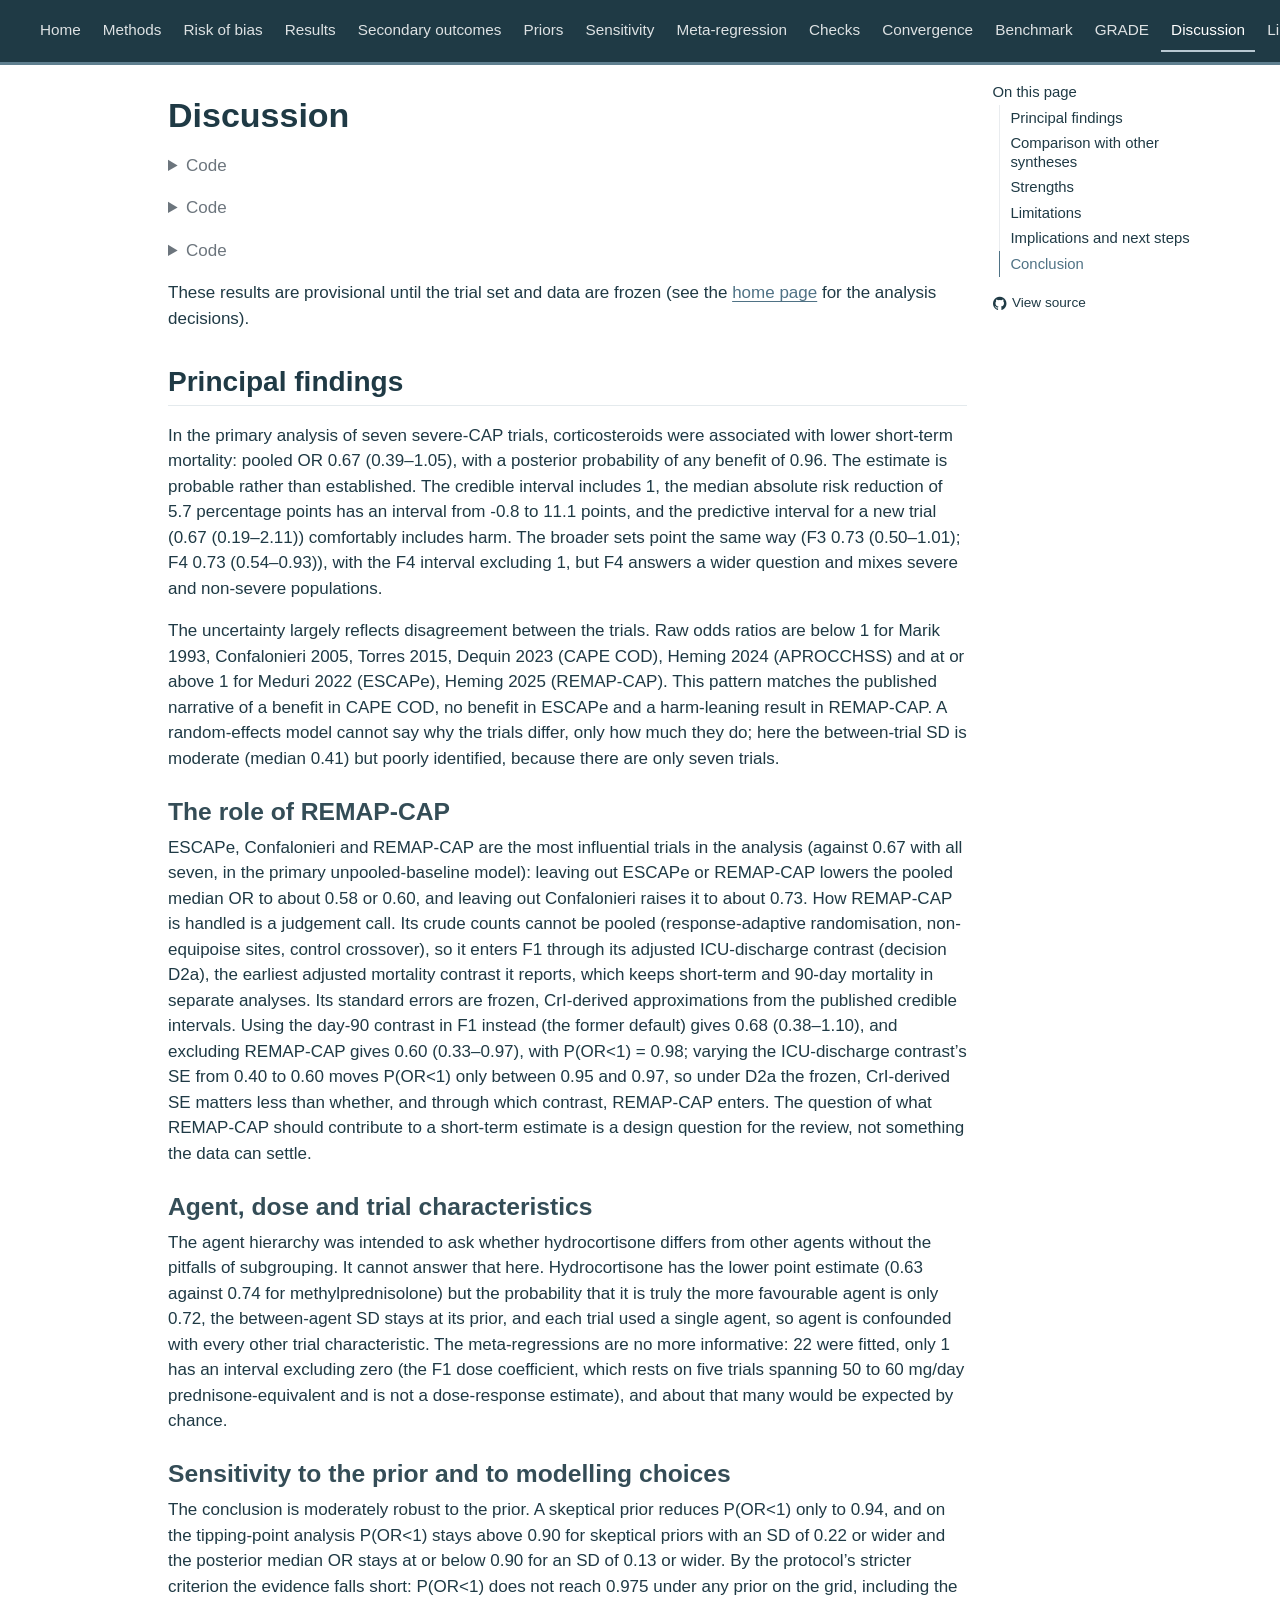
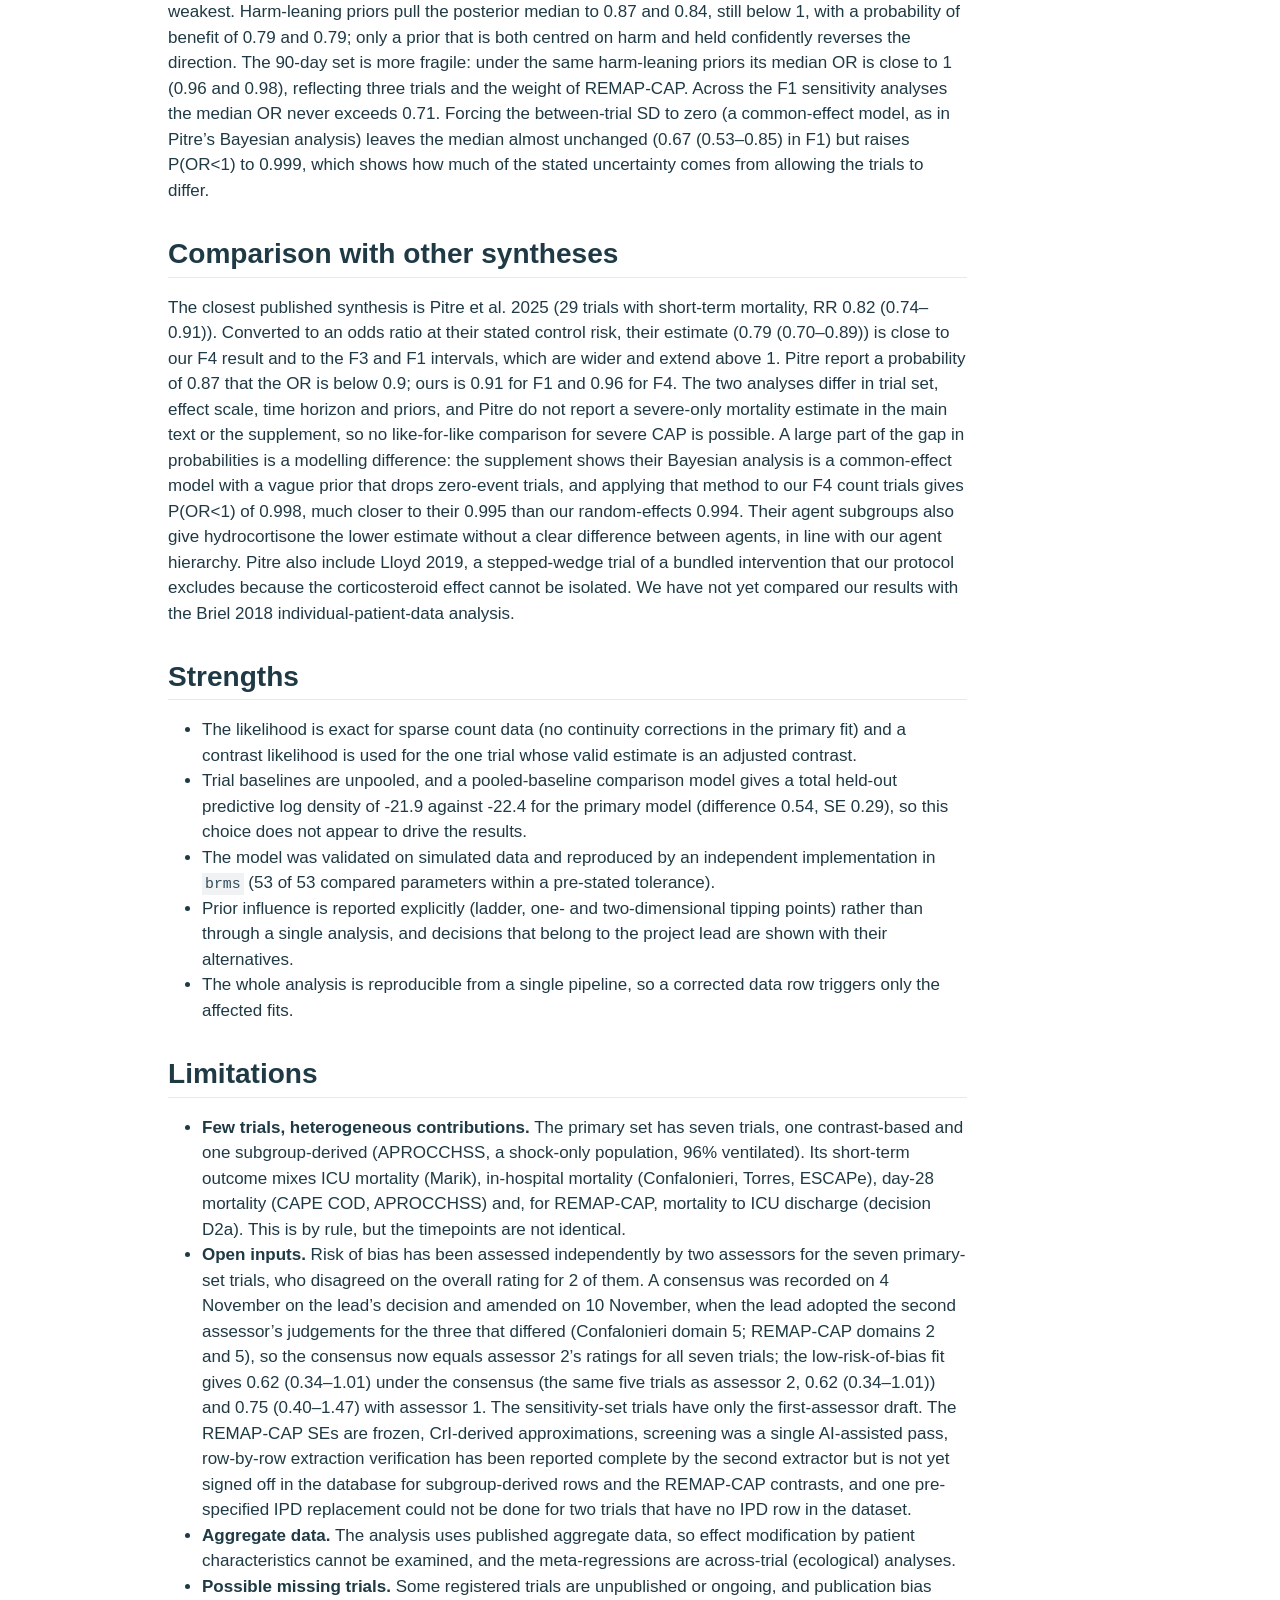
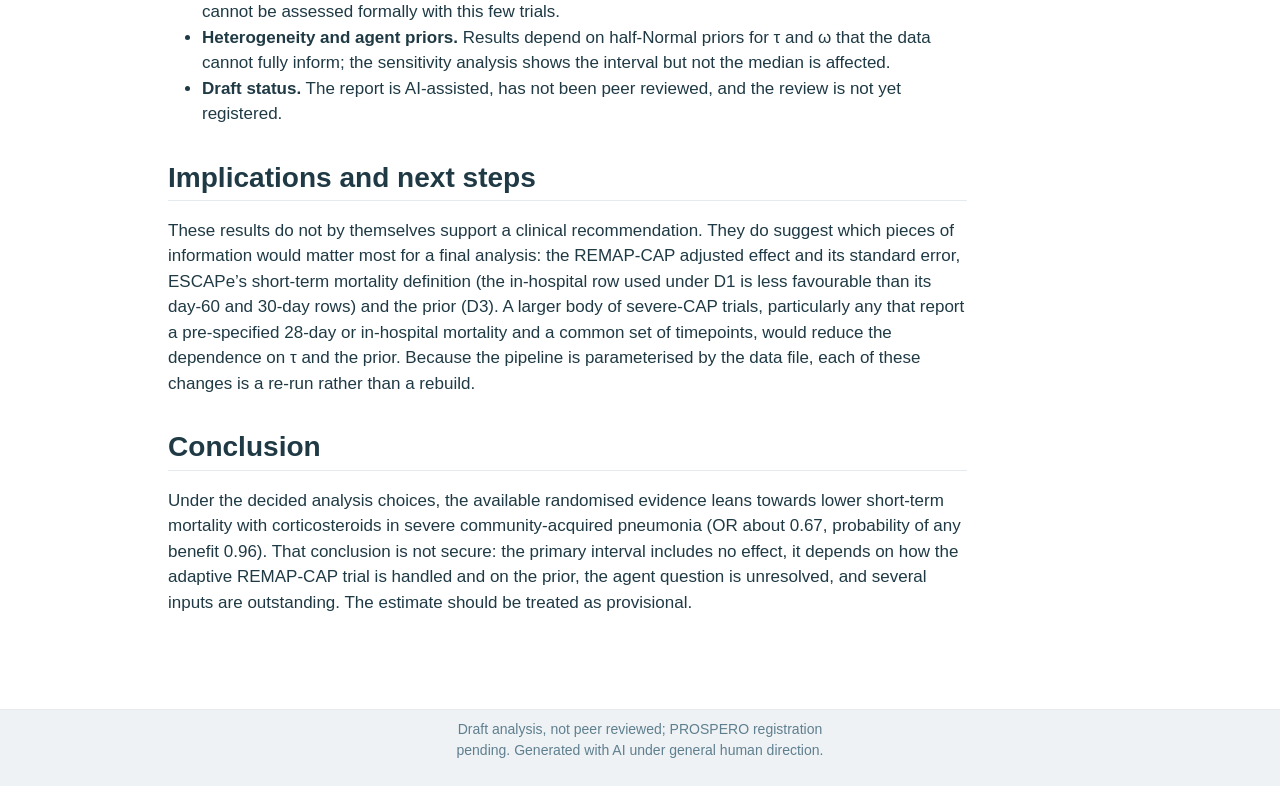
<file: docs/discussion.html>
<!DOCTYPE html>
<html xmlns="http://www.w3.org/1999/xhtml" lang="en" xml:lang="en"><head>

<meta charset="utf-8">
<meta name="generator" content="quarto-1.9.35">

<meta name="viewport" content="width=device-width, initial-scale=1.0, user-scalable=yes">


<title>Discussion – Corticosteroids in sCAP</title>
<style>
/* Default styles provided by pandoc.
** See https://pandoc.org/MANUAL.html#variables-for-html for config info.
*/
code{white-space: pre-wrap;}
span.smallcaps{font-variant: small-caps;}
div.columns{display: flex; gap: min(4vw, 1.5em);}
div.column{flex: auto; overflow-x: auto;}
div.hanging-indent{margin-left: 1.5em; text-indent: -1.5em;}
ul.task-list{list-style: none;}
ul.task-list li input[type="checkbox"] {
  width: 0.8em;
  margin: 0 0.8em 0.2em -1em; /* quarto-specific, see https://github.com/quarto-dev/quarto-cli/issues/4556 */ 
  vertical-align: middle;
}
/* CSS for syntax highlighting */
html { -webkit-text-size-adjust: 100%; }
pre > code.sourceCode { white-space: pre; position: relative; }
pre > code.sourceCode > span { display: inline-block; line-height: 1.25; }
pre > code.sourceCode > span:empty { height: 1.2em; }
.sourceCode { overflow: visible; }
code.sourceCode > span { color: inherit; text-decoration: inherit; }
div.sourceCode { margin: 1em 0; }
pre.sourceCode { margin: 0; }
@media screen {
div.sourceCode { overflow: auto; }
}
@media print {
pre > code.sourceCode { white-space: pre-wrap; }
pre > code.sourceCode > span { text-indent: -5em; padding-left: 5em; }
}
pre.numberSource code
  { counter-reset: source-line 0; }
pre.numberSource code > span
  { position: relative; left: -4em; counter-increment: source-line; }
pre.numberSource code > span > a:first-child::before
  { content: counter(source-line);
    position: relative; left: -1em; text-align: right; vertical-align: baseline;
    border: none; display: inline-block;
    -webkit-touch-callout: none; -webkit-user-select: none;
    -khtml-user-select: none; -moz-user-select: none;
    -ms-user-select: none; user-select: none;
    padding: 0 4px; width: 4em;
  }
pre.numberSource { margin-left: 3em;  padding-left: 4px; }
div.sourceCode
  {   }
@media screen {
pre > code.sourceCode > span > a:first-child::before { text-decoration: underline; }
}
</style>


<script src="site_libs/quarto-nav/quarto-nav.js"></script>
<script src="site_libs/quarto-nav/headroom.min.js"></script>
<script src="site_libs/clipboard/clipboard.min.js"></script>
<script src="site_libs/quarto-search/autocomplete.umd.js"></script>
<script src="site_libs/quarto-search/fuse.min.js"></script>
<script src="site_libs/quarto-search/quarto-search.js"></script>
<meta name="quarto:offset" content="./">
<script src="site_libs/quarto-html/quarto.js" type="module"></script>
<script src="site_libs/quarto-html/tabsets/tabsets.js" type="module"></script>
<script src="site_libs/quarto-html/popper.min.js"></script>
<script src="site_libs/quarto-html/tippy.umd.min.js"></script>
<script src="site_libs/quarto-html/anchor.min.js"></script>
<link href="site_libs/quarto-html/tippy.css" rel="stylesheet">
<link href="site_libs/quarto-html/quarto-syntax-highlighting-46f66b053e56abd73bb6e954d61a315b.css" rel="stylesheet" id="quarto-text-highlighting-styles">
<script src="site_libs/bootstrap/bootstrap.min.js"></script>
<link href="site_libs/bootstrap/bootstrap-icons.css" rel="stylesheet">
<link href="site_libs/bootstrap/bootstrap-a7745cbeffaa95b2c6d13ed910c9e09f.min.css" rel="stylesheet" append-hash="true" id="quarto-bootstrap" data-mode="light">
<script id="quarto-search-options" type="application/json">{
  "location": "navbar",
  "copy-button": false,
  "collapse-after": 3,
  "panel-placement": "end",
  "type": "overlay",
  "limit": 50,
  "keyboard-shortcut": [
    "f",
    "/",
    "s"
  ],
  "show-item-context": false,
  "language": {
    "search-no-results-text": "No results",
    "search-matching-documents-text": "matching documents",
    "search-copy-link-title": "Copy link to search",
    "search-hide-matches-text": "Hide additional matches",
    "search-more-match-text": "more match in this document",
    "search-more-matches-text": "more matches in this document",
    "search-clear-button-title": "Clear",
    "search-text-placeholder": "",
    "search-detached-cancel-button-title": "Cancel",
    "search-submit-button-title": "Submit",
    "search-label": "Search"
  }
}</script>


</head>

<body class="nav-fixed quarto-light">

<div id="quarto-search-results"></div>
  <header id="quarto-header" class="headroom fixed-top">
    <nav class="navbar navbar-expand-lg " data-bs-theme="dark">
      <div class="navbar-container container-fluid">
      <div class="navbar-brand-container mx-auto">
    <a class="navbar-brand" href="./index.html">
    <span class="navbar-title">Corticosteroids in sCAP</span>
    </a>
  </div>
            <div id="quarto-search" class="" title="Search"></div>
          <button class="navbar-toggler" type="button" data-bs-toggle="collapse" data-bs-target="#navbarCollapse" aria-controls="navbarCollapse" role="menu" aria-expanded="false" aria-label="Toggle navigation" onclick="if (window.quartoToggleHeadroom) { window.quartoToggleHeadroom(); }">
  <span class="navbar-toggler-icon"></span>
</button>
          <div class="collapse navbar-collapse" id="navbarCollapse">
            <ul class="navbar-nav navbar-nav-scroll me-auto">
  <li class="nav-item">
    <a class="nav-link" href="./index.html"> 
<span class="menu-text">Home</span></a>
  </li>  
  <li class="nav-item">
    <a class="nav-link" href="./methods.html"> 
<span class="menu-text">Methods</span></a>
  </li>  
  <li class="nav-item">
    <a class="nav-link" href="./risk_of_bias.html"> 
<span class="menu-text">Risk of bias</span></a>
  </li>  
  <li class="nav-item">
    <a class="nav-link" href="./results.html"> 
<span class="menu-text">Results</span></a>
  </li>  
  <li class="nav-item">
    <a class="nav-link" href="./secondary.html"> 
<span class="menu-text">Secondary outcomes</span></a>
  </li>  
  <li class="nav-item">
    <a class="nav-link" href="./priors.html"> 
<span class="menu-text">Priors</span></a>
  </li>  
  <li class="nav-item">
    <a class="nav-link" href="./sensitivity.html"> 
<span class="menu-text">Sensitivity</span></a>
  </li>  
  <li class="nav-item">
    <a class="nav-link" href="./metaregression.html"> 
<span class="menu-text">Meta-regression</span></a>
  </li>  
  <li class="nav-item">
    <a class="nav-link" href="./checks.html"> 
<span class="menu-text">Checks</span></a>
  </li>  
  <li class="nav-item">
    <a class="nav-link" href="./convergence.html"> 
<span class="menu-text">Convergence</span></a>
  </li>  
  <li class="nav-item">
    <a class="nav-link" href="./benchmark.html"> 
<span class="menu-text">Benchmark</span></a>
  </li>  
  <li class="nav-item">
    <a class="nav-link" href="./grade.html"> 
<span class="menu-text">GRADE</span></a>
  </li>  
  <li class="nav-item">
    <a class="nav-link active" href="./discussion.html" aria-current="page"> 
<span class="menu-text">Discussion</span></a>
  </li>  
  <li class="nav-item">
    <a class="nav-link" href="./limitations.html"> 
<span class="menu-text">Limitations</span></a>
  </li>  
</ul>
            <ul class="navbar-nav navbar-nav-scroll ms-auto">
  <li class="nav-item compact">
    <a class="nav-link" href="https://github.com/Russlewisbo/CAP-steroids"> <i class="bi bi-github" role="img" aria-label="GitHub repository">
</i> 
<span class="menu-text"></span></a>
  </li>  
</ul>
          </div> <!-- /navcollapse -->
            <div class="quarto-navbar-tools">
</div>
      </div> <!-- /container-fluid -->
    </nav>
</header>
<!-- content -->
<div id="quarto-content" class="quarto-container page-columns page-rows-contents page-layout-article page-navbar">
<!-- sidebar -->
<!-- margin-sidebar -->
    <div id="quarto-margin-sidebar" class="sidebar margin-sidebar">
        <nav id="TOC" role="doc-toc" class="toc-active">
    <h2 id="toc-title">On this page</h2>
   
  <ul>
  <li><a href="#principal-findings" id="toc-principal-findings" class="nav-link active" data-scroll-target="#principal-findings">Principal findings</a>
  <ul class="collapse">
  <li><a href="#the-role-of-remap-cap" id="toc-the-role-of-remap-cap" class="nav-link" data-scroll-target="#the-role-of-remap-cap">The role of REMAP-CAP</a></li>
  <li><a href="#agent-dose-and-trial-characteristics" id="toc-agent-dose-and-trial-characteristics" class="nav-link" data-scroll-target="#agent-dose-and-trial-characteristics">Agent, dose and trial characteristics</a></li>
  <li><a href="#sensitivity-to-the-prior-and-to-modelling-choices" id="toc-sensitivity-to-the-prior-and-to-modelling-choices" class="nav-link" data-scroll-target="#sensitivity-to-the-prior-and-to-modelling-choices">Sensitivity to the prior and to modelling choices</a></li>
  </ul></li>
  <li><a href="#comparison-with-other-syntheses" id="toc-comparison-with-other-syntheses" class="nav-link" data-scroll-target="#comparison-with-other-syntheses">Comparison with other syntheses</a></li>
  <li><a href="#strengths" id="toc-strengths" class="nav-link" data-scroll-target="#strengths">Strengths</a></li>
  <li><a href="#limitations" id="toc-limitations" class="nav-link" data-scroll-target="#limitations">Limitations</a></li>
  <li><a href="#implications-and-next-steps" id="toc-implications-and-next-steps" class="nav-link" data-scroll-target="#implications-and-next-steps">Implications and next steps</a></li>
  <li><a href="#conclusion" id="toc-conclusion" class="nav-link" data-scroll-target="#conclusion">Conclusion</a></li>
  </ul>
<div class="toc-actions"><ul><li><a href="https://github.com/Russlewisbo/CAP-steroids/blob/main/discussion.qmd" class="toc-action"><i class="bi bi-github"></i>View source</a></li></ul></div></nav>
    </div>
<!-- main -->
<main class="content" id="quarto-document-content">

<header id="title-block-header" class="quarto-title-block default">
<div class="quarto-title">
<h1 class="title">Discussion</h1>
</div>



<div class="quarto-title-meta">

    
  
    
  </div>
  


</header>


<div class="cell">
<details class="code-fold">
<summary>Code</summary>
<div class="code-copy-outer-scaffold"><div class="sourceCode cell-code" id="cb1"><pre class="sourceCode r code-with-copy"><code class="sourceCode r"><span id="cb1-1"><a href="#cb1-1" aria-hidden="true" tabindex="-1"></a><span class="fu">library</span>(targets)</span>
<span id="cb1-2"><a href="#cb1-2" aria-hidden="true" tabindex="-1"></a><span class="fu">library</span>(dplyr)</span>
<span id="cb1-3"><a href="#cb1-3" aria-hidden="true" tabindex="-1"></a><span class="fu">library</span>(knitr)</span></code></pre></div><button title="Copy to Clipboard" class="code-copy-button"><i class="bi"></i></button></div>
</details>
</div>
<div class="cell">
<details class="code-fold">
<summary>Code</summary>
<div class="code-copy-outer-scaffold"><div class="sourceCode cell-code" id="cb2"><pre class="sourceCode r code-with-copy"><code class="sourceCode r"><span id="cb2-1"><a href="#cb2-1" aria-hidden="true" tabindex="-1"></a><span class="fu">source</span>(<span class="st">"_helpers.R"</span>)</span></code></pre></div><button title="Copy to Clipboard" class="code-copy-button"><i class="bi"></i></button></div>
</details>
</div>
<div class="cell">
<details class="code-fold">
<summary>Code</summary>
<div class="code-copy-outer-scaffold"><div class="sourceCode cell-code" id="cb3"><pre class="sourceCode r code-with-copy"><code class="sourceCode r"><span id="cb3-1"><a href="#cb3-1" aria-hidden="true" tabindex="-1"></a>s <span class="ot">&lt;-</span> <span class="fu">tar_read</span>(all_summary)</span>
<span id="cb3-2"><a href="#cb3-2" aria-hidden="true" tabindex="-1"></a>te <span class="ot">&lt;-</span> <span class="fu">tar_read</span>(trial_effects_F1)</span>
<span id="cb3-3"><a href="#cb3-3" aria-hidden="true" tabindex="-1"></a>agent <span class="ot">&lt;-</span> <span class="fu">tar_read</span>(agent_F1)</span>
<span id="cb3-4"><a href="#cb3-4" aria-hidden="true" tabindex="-1"></a>mr <span class="ot">&lt;-</span> <span class="fu">tar_read</span>(mr_tab)</span>
<span id="cb3-5"><a href="#cb3-5" aria-hidden="true" tabindex="-1"></a>pitre_bench <span class="ot">&lt;-</span> <span class="fu">tar_read</span>(pitre_bench)</span>
<span id="cb3-6"><a href="#cb3-6" aria-hidden="true" tabindex="-1"></a>loto_cmp <span class="ot">&lt;-</span> <span class="fu">tar_read</span>(loto_compare)</span>
<span id="cb3-7"><a href="#cb3-7" aria-hidden="true" tabindex="-1"></a>xc <span class="ot">&lt;-</span> <span class="fu">tar_read</span>(xc_compare)</span>
<span id="cb3-8"><a href="#cb3-8" aria-hidden="true" tabindex="-1"></a>tip_thr <span class="ot">&lt;-</span> <span class="fu">tar_read</span>(tip_thresholds_tab)</span>
<span id="cb3-9"><a href="#cb3-9" aria-hidden="true" tabindex="-1"></a>rob <span class="ot">&lt;-</span> <span class="fu">tar_read</span>(s_ii_status)</span>
<span id="cb3-10"><a href="#cb3-10" aria-hidden="true" tabindex="-1"></a>f1 <span class="ot">&lt;-</span> <span class="fu">filter</span>(s, id <span class="sc">==</span> <span class="st">"F1_default"</span>)</span>
<span id="cb3-11"><a href="#cb3-11" aria-hidden="true" tabindex="-1"></a>mr_fit <span class="ot">&lt;-</span> <span class="fu">filter</span>(mr, status <span class="sc">==</span> <span class="st">"fitted"</span>)</span>
<span id="cb3-12"><a href="#cb3-12" aria-hidden="true" tabindex="-1"></a>lo <span class="ot">&lt;-</span> <span class="fu">tar_read</span>(loto_summary) <span class="sc">|&gt;</span> <span class="fu">filter</span>(model <span class="sc">==</span> <span class="st">"unpooled"</span>)</span></code></pre></div><button title="Copy to Clipboard" class="code-copy-button"><i class="bi"></i></button></div>
</details>
</div>
<p>These results are provisional until the trial set and data are frozen (see the <a href="./index.html">home page</a> for the analysis decisions).</p>
<section id="principal-findings" class="level2">
<h2 class="anchored" data-anchor-id="principal-findings">Principal findings</h2>
<p>In the primary analysis of seven severe-CAP trials, corticosteroids were associated with lower short-term mortality: pooled OR 0.67 (0.39–1.05), with a posterior probability of any benefit of 0.96. The estimate is probable rather than established. The credible interval includes 1, the median absolute risk reduction of 5.7 percentage points has an interval from -0.8 to 11.1 points, and the predictive interval for a new trial (0.67 (0.19–2.11)) comfortably includes harm. The broader sets point the same way (F3 0.73 (0.50–1.01); F4 0.73 (0.54–0.93)), with the F4 interval excluding 1, but F4 answers a wider question and mixes severe and non-severe populations.</p>
<p>The uncertainty largely reflects disagreement between the trials. Raw odds ratios are below 1 for Marik 1993, Confalonieri 2005, Torres 2015, Dequin 2023 (CAPE COD), Heming 2024 (APROCCHSS) and at or above 1 for Meduri 2022 (ESCAPe), Heming 2025 (REMAP-CAP). This pattern matches the published narrative of a benefit in CAPE COD, no benefit in ESCAPe and a harm-leaning result in REMAP-CAP. A random-effects model cannot say why the trials differ, only how much they do; here the between-trial SD is moderate (median 0.41) but poorly identified, because there are only seven trials.</p>
<section id="the-role-of-remap-cap" class="level3">
<h3 class="anchored" data-anchor-id="the-role-of-remap-cap">The role of REMAP-CAP</h3>
<p>ESCAPe, Confalonieri and REMAP-CAP are the most influential trials in the analysis (against 0.67 with all seven, in the primary unpooled-baseline model): leaving out ESCAPe or REMAP-CAP lowers the pooled median OR to about 0.58 or 0.60, and leaving out Confalonieri raises it to about 0.73. How REMAP-CAP is handled is a judgement call. Its crude counts cannot be pooled (response-adaptive randomisation, non-equipoise sites, control crossover), so it enters F1 through its adjusted ICU-discharge contrast (decision D2a), the earliest adjusted mortality contrast it reports, which keeps short-term and 90-day mortality in separate analyses. Its standard errors are frozen, CrI-derived approximations from the published credible intervals. Using the day-90 contrast in F1 instead (the former default) gives 0.68 (0.38–1.10), and excluding REMAP-CAP gives 0.60 (0.33–0.97), with P(OR&lt;1) = 0.98; varying the ICU-discharge contrast’s SE from 0.40 to 0.60 moves P(OR&lt;1) only between 0.95 and 0.97, so under D2a the frozen, CrI-derived SE matters less than whether, and through which contrast, REMAP-CAP enters. The question of what REMAP-CAP should contribute to a short-term estimate is a design question for the review, not something the data can settle.</p>
</section>
<section id="agent-dose-and-trial-characteristics" class="level3">
<h3 class="anchored" data-anchor-id="agent-dose-and-trial-characteristics">Agent, dose and trial characteristics</h3>
<p>The agent hierarchy was intended to ask whether hydrocortisone differs from other agents without the pitfalls of subgrouping. It cannot answer that here. Hydrocortisone has the lower point estimate (0.63 against 0.74 for methylprednisolone) but the probability that it is truly the more favourable agent is only 0.72, the between-agent SD stays at its prior, and each trial used a single agent, so agent is confounded with every other trial characteristic. The meta-regressions are no more informative: 22 were fitted, only 1 has an interval excluding zero (the F1 dose coefficient, which rests on five trials spanning 50 to 60 mg/day prednisone-equivalent and is not a dose-response estimate), and about that many would be expected by chance.</p>
</section>
<section id="sensitivity-to-the-prior-and-to-modelling-choices" class="level3">
<h3 class="anchored" data-anchor-id="sensitivity-to-the-prior-and-to-modelling-choices">Sensitivity to the prior and to modelling choices</h3>
<p>The conclusion is moderately robust to the prior. A skeptical prior reduces P(OR&lt;1) only to 0.94, and on the tipping-point analysis P(OR&lt;1) stays above 0.90 for skeptical priors with an SD of 0.22 or wider and the posterior median OR stays at or below 0.90 for an SD of 0.13 or wider. By the protocol’s stricter criterion the evidence falls short: P(OR&lt;1) does not reach 0.975 under any prior on the grid, including the weakest. Harm-leaning priors pull the posterior median to 0.87 and 0.84, still below 1, with a probability of benefit of 0.79 and 0.79; only a prior that is both centred on harm and held confidently reverses the direction. The 90-day set is more fragile: under the same harm-leaning priors its median OR is close to 1 (0.96 and 0.98), reflecting three trials and the weight of REMAP-CAP. Across the F1 sensitivity analyses the median OR never exceeds 0.71. Forcing the between-trial SD to zero (a common-effect model, as in Pitre’s Bayesian analysis) leaves the median almost unchanged (0.67 (0.53–0.85) in F1) but raises P(OR&lt;1) to 0.999, which shows how much of the stated uncertainty comes from allowing the trials to differ.</p>
</section>
</section>
<section id="comparison-with-other-syntheses" class="level2">
<h2 class="anchored" data-anchor-id="comparison-with-other-syntheses">Comparison with other syntheses</h2>
<p>The closest published synthesis is Pitre et al.&nbsp;2025 (29 trials with short-term mortality, RR 0.82 (0.74–0.91)). Converted to an odds ratio at their stated control risk, their estimate (0.79 (0.70–0.89)) is close to our F4 result and to the F3 and F1 intervals, which are wider and extend above 1. Pitre report a probability of 0.87 that the OR is below 0.9; ours is 0.91 for F1 and 0.96 for F4. The two analyses differ in trial set, effect scale, time horizon and priors, and Pitre do not report a severe-only mortality estimate in the main text or the supplement, so no like-for-like comparison for severe CAP is possible. A large part of the gap in probabilities is a modelling difference: the supplement shows their Bayesian analysis is a common-effect model with a vague prior that drops zero-event trials, and applying that method to our F4 count trials gives P(OR&lt;1) of 0.998, much closer to their 0.995 than our random-effects 0.994. Their agent subgroups also give hydrocortisone the lower estimate without a clear difference between agents, in line with our agent hierarchy. Pitre also include Lloyd 2019, a stepped-wedge trial of a bundled intervention that our protocol excludes because the corticosteroid effect cannot be isolated. We have not yet compared our results with the Briel 2018 individual-patient-data analysis.</p>
</section>
<section id="strengths" class="level2">
<h2 class="anchored" data-anchor-id="strengths">Strengths</h2>
<ul>
<li>The likelihood is exact for sparse count data (no continuity corrections in the primary fit) and a contrast likelihood is used for the one trial whose valid estimate is an adjusted contrast.</li>
<li>Trial baselines are unpooled, and a pooled-baseline comparison model gives a total held-out predictive log density of -21.9 against -22.4 for the primary model (difference 0.54, SE 0.29), so this choice does not appear to drive the results.</li>
<li>The model was validated on simulated data and reproduced by an independent implementation in <code>brms</code> (53 of 53 compared parameters within a pre-stated tolerance).</li>
<li>Prior influence is reported explicitly (ladder, one- and two-dimensional tipping points) rather than through a single analysis, and decisions that belong to the project lead are shown with their alternatives.</li>
<li>The whole analysis is reproducible from a single pipeline, so a corrected data row triggers only the affected fits.</li>
</ul>
</section>
<section id="limitations" class="level2">
<h2 class="anchored" data-anchor-id="limitations">Limitations</h2>
<ul>
<li><strong>Few trials, heterogeneous contributions.</strong> The primary set has seven trials, one contrast-based and one subgroup-derived (APROCCHSS, a shock-only population, 96% ventilated). Its short-term outcome mixes ICU mortality (Marik), in-hospital mortality (Confalonieri, Torres, ESCAPe), day-28 mortality (CAPE COD, APROCCHSS) and, for REMAP-CAP, mortality to ICU discharge (decision D2a). This is by rule, but the timepoints are not identical.</li>
<li><strong>Open inputs.</strong> Risk of bias has been assessed independently by two assessors for the seven primary-set trials, who disagreed on the overall rating for 2 of them. A consensus was recorded on 4 November on the lead’s decision and amended on 10 November, when the lead adopted the second assessor’s judgements for the three that differed (Confalonieri domain 5; REMAP-CAP domains 2 and 5), so the consensus now equals assessor 2’s ratings for all seven trials; the low-risk-of-bias fit gives 0.62 (0.34–1.01) under the consensus (the same five trials as assessor 2, 0.62 (0.34–1.01)) and 0.75 (0.40–1.47) with assessor 1. The sensitivity-set trials have only the first-assessor draft. The REMAP-CAP SEs are frozen, CrI-derived approximations, screening was a single AI-assisted pass, row-by-row extraction verification has been reported complete by the second extractor but is not yet signed off in the database for subgroup-derived rows and the REMAP-CAP contrasts, and one pre-specified IPD replacement could not be done for two trials that have no IPD row in the dataset.</li>
<li><strong>Aggregate data.</strong> The analysis uses published aggregate data, so effect modification by patient characteristics cannot be examined, and the meta-regressions are across-trial (ecological) analyses.</li>
<li><strong>Possible missing trials.</strong> Some registered trials are unpublished or ongoing, and publication bias cannot be assessed formally with this few trials.</li>
<li><strong>Heterogeneity and agent priors.</strong> Results depend on half-Normal priors for τ and ω that the data cannot fully inform; the sensitivity analysis shows the interval but not the median is affected.</li>
<li><strong>Draft status.</strong> The report is AI-assisted, has not been peer reviewed, and the review is not yet registered.</li>
</ul>
</section>
<section id="implications-and-next-steps" class="level2">
<h2 class="anchored" data-anchor-id="implications-and-next-steps">Implications and next steps</h2>
<p>These results do not by themselves support a clinical recommendation. They do suggest which pieces of information would matter most for a final analysis: the REMAP-CAP adjusted effect and its standard error, ESCAPe’s short-term mortality definition (the in-hospital row used under D1 is less favourable than its day-60 and 30-day rows) and the prior (D3). A larger body of severe-CAP trials, particularly any that report a pre-specified 28-day or in-hospital mortality and a common set of timepoints, would reduce the dependence on τ and the prior. Because the pipeline is parameterised by the data file, each of these changes is a re-run rather than a rebuild.</p>
</section>
<section id="conclusion" class="level2">
<h2 class="anchored" data-anchor-id="conclusion">Conclusion</h2>
<p>Under the decided analysis choices, the available randomised evidence leans towards lower short-term mortality with corticosteroids in severe community-acquired pneumonia (OR about 0.67, probability of any benefit 0.96). That conclusion is not secure: the primary interval includes no effect, it depends on how the adaptive REMAP-CAP trial is handled and on the prior, the agent question is unresolved, and several inputs are outstanding. The estimate should be treated as provisional.</p>


</section>

</main> <!-- /main -->
<script id="quarto-html-after-body" type="application/javascript">
  window.document.addEventListener("DOMContentLoaded", function (event) {
    const icon = "";
    const anchorJS = new window.AnchorJS();
    anchorJS.options = {
      placement: 'right',
      icon: icon
    };
    anchorJS.add('.anchored');
    const isCodeAnnotation = (el) => {
      for (const clz of el.classList) {
        if (clz.startsWith('code-annotation-')) {                     
          return true;
        }
      }
      return false;
    }
    const onCopySuccess = function(e) {
      // button target
      const button = e.trigger;
      // don't keep focus
      button.blur();
      // flash "checked"
      button.classList.add('code-copy-button-checked');
      var currentTitle = button.getAttribute("title");
      button.setAttribute("title", "Copied!");
      let tooltip;
      if (window.bootstrap) {
        button.setAttribute("data-bs-toggle", "tooltip");
        button.setAttribute("data-bs-placement", "left");
        button.setAttribute("data-bs-title", "Copied!");
        tooltip = new bootstrap.Tooltip(button, 
          { trigger: "manual", 
            customClass: "code-copy-button-tooltip",
            offset: [0, -8]});
        tooltip.show();    
      }
      setTimeout(function() {
        if (tooltip) {
          tooltip.hide();
          button.removeAttribute("data-bs-title");
          button.removeAttribute("data-bs-toggle");
          button.removeAttribute("data-bs-placement");
        }
        button.setAttribute("title", currentTitle);
        button.classList.remove('code-copy-button-checked');
      }, 1000);
      // clear code selection
      e.clearSelection();
    }
    const getTextToCopy = function(trigger) {
      const outerScaffold = trigger.parentElement.cloneNode(true);
      const codeEl = outerScaffold.querySelector('code');
      for (const childEl of codeEl.children) {
        if (isCodeAnnotation(childEl)) {
          childEl.remove();
        }
      }
      return codeEl.innerText;
    }
    const clipboard = new window.ClipboardJS('.code-copy-button:not([data-in-quarto-modal])', {
      text: getTextToCopy
    });
    clipboard.on('success', onCopySuccess);
    if (window.document.getElementById('quarto-embedded-source-code-modal')) {
      const clipboardModal = new window.ClipboardJS('.code-copy-button[data-in-quarto-modal]', {
        text: getTextToCopy,
        container: window.document.getElementById('quarto-embedded-source-code-modal')
      });
      clipboardModal.on('success', onCopySuccess);
    }
      var localhostRegex = new RegExp(/^(?:http|https):\/\/localhost\:?[0-9]*\//);
      var mailtoRegex = new RegExp(/^mailto:/);
        var filterRegex = new RegExp("https:\/\/russlewisbo\.github\.io\/CAP-steroids\/");
      var isInternal = (href) => {
          return filterRegex.test(href) || localhostRegex.test(href) || mailtoRegex.test(href);
      }
      // Inspect non-navigation links and adorn them if external
     var links = window.document.querySelectorAll('a[href]:not(.nav-link):not(.navbar-brand):not(.toc-action):not(.sidebar-link):not(.sidebar-item-toggle):not(.pagination-link):not(.no-external):not([aria-hidden]):not(.dropdown-item):not(.quarto-navigation-tool):not(.about-link)');
      for (var i=0; i<links.length; i++) {
        const link = links[i];
        if (!isInternal(link.href)) {
          // undo the damage that might have been done by quarto-nav.js in the case of
          // links that we want to consider external
          if (link.dataset.originalHref !== undefined) {
            link.href = link.dataset.originalHref;
          }
        }
      }
    function tippyHover(el, contentFn, onTriggerFn, onUntriggerFn) {
      const config = {
        allowHTML: true,
        maxWidth: 500,
        delay: 100,
        arrow: false,
        appendTo: function(el) {
            return el.parentElement;
        },
        interactive: true,
        interactiveBorder: 10,
        theme: 'quarto',
        placement: 'bottom-start',
      };
      if (contentFn) {
        config.content = contentFn;
      }
      if (onTriggerFn) {
        config.onTrigger = onTriggerFn;
      }
      if (onUntriggerFn) {
        config.onUntrigger = onUntriggerFn;
      }
      window.tippy(el, config); 
    }
    const noterefs = window.document.querySelectorAll('a[role="doc-noteref"]');
    for (var i=0; i<noterefs.length; i++) {
      const ref = noterefs[i];
      tippyHover(ref, function() {
        // use id or data attribute instead here
        let href = ref.getAttribute('data-footnote-href') || ref.getAttribute('href');
        try { href = new URL(href).hash; } catch {}
        const id = href.replace(/^#\/?/, "");
        const note = window.document.getElementById(id);
        if (note) {
          return note.innerHTML;
        } else {
          return "";
        }
      });
    }
    const xrefs = window.document.querySelectorAll('a.quarto-xref');
    const processXRef = (id, note) => {
      // Strip column container classes
      const stripColumnClz = (el) => {
        el.classList.remove("page-full", "page-columns");
        if (el.children) {
          for (const child of el.children) {
            stripColumnClz(child);
          }
        }
      }
      stripColumnClz(note)
      if (id === null || id.startsWith('sec-')) {
        // Special case sections, only their first couple elements
        const container = document.createElement("div");
        if (note.children && note.children.length > 2) {
          container.appendChild(note.children[0].cloneNode(true));
          for (let i = 1; i < note.children.length; i++) {
            const child = note.children[i];
            if (child.tagName === "P" && child.innerText === "") {
              continue;
            } else {
              container.appendChild(child.cloneNode(true));
              break;
            }
          }
          if (window.Quarto?.typesetMath) {
            window.Quarto.typesetMath(container);
          }
          return container.innerHTML
        } else {
          if (window.Quarto?.typesetMath) {
            window.Quarto.typesetMath(note);
          }
          return note.innerHTML;
        }
      } else {
        // Remove any anchor links if they are present
        const anchorLink = note.querySelector('a.anchorjs-link');
        if (anchorLink) {
          anchorLink.remove();
        }
        if (window.Quarto?.typesetMath) {
          window.Quarto.typesetMath(note);
        }
        if (note.classList.contains("callout")) {
          return note.outerHTML;
        } else {
          return note.innerHTML;
        }
      }
    }
    for (var i=0; i<xrefs.length; i++) {
      const xref = xrefs[i];
      tippyHover(xref, undefined, function(instance) {
        instance.disable();
        let url = xref.getAttribute('href');
        let hash = undefined; 
        if (url.startsWith('#')) {
          hash = url;
        } else {
          try { hash = new URL(url).hash; } catch {}
        }
        if (hash) {
          const id = hash.replace(/^#\/?/, "");
          const note = window.document.getElementById(id);
          if (note !== null) {
            try {
              const html = processXRef(id, note.cloneNode(true));
              instance.setContent(html);
            } finally {
              instance.enable();
              instance.show();
            }
          } else {
            // See if we can fetch this
            fetch(url.split('#')[0])
            .then(res => res.text())
            .then(html => {
              const parser = new DOMParser();
              const htmlDoc = parser.parseFromString(html, "text/html");
              const note = htmlDoc.getElementById(id);
              if (note !== null) {
                const html = processXRef(id, note);
                instance.setContent(html);
              } 
            }).finally(() => {
              instance.enable();
              instance.show();
            });
          }
        } else {
          // See if we can fetch a full url (with no hash to target)
          // This is a special case and we should probably do some content thinning / targeting
          fetch(url)
          .then(res => res.text())
          .then(html => {
            const parser = new DOMParser();
            const htmlDoc = parser.parseFromString(html, "text/html");
            const note = htmlDoc.querySelector('main.content');
            if (note !== null) {
              // This should only happen for chapter cross references
              // (since there is no id in the URL)
              // remove the first header
              if (note.children.length > 0 && note.children[0].tagName === "HEADER") {
                note.children[0].remove();
              }
              const html = processXRef(null, note);
              instance.setContent(html);
            } 
          }).finally(() => {
            instance.enable();
            instance.show();
          });
        }
      }, function(instance) {
      });
    }
        let selectedAnnoteEl;
        const selectorForAnnotation = ( cell, annotation) => {
          let cellAttr = 'data-code-cell="' + cell + '"';
          let lineAttr = 'data-code-annotation="' +  annotation + '"';
          const selector = 'span[' + cellAttr + '][' + lineAttr + ']';
          return selector;
        }
        const selectCodeLines = (annoteEl) => {
          const doc = window.document;
          const targetCell = annoteEl.getAttribute("data-target-cell");
          const targetAnnotation = annoteEl.getAttribute("data-target-annotation");
          const annoteSpan = window.document.querySelector(selectorForAnnotation(targetCell, targetAnnotation));
          const lines = annoteSpan.getAttribute("data-code-lines").split(",");
          const lineIds = lines.map((line) => {
            return targetCell + "-" + line;
          })
          let top = null;
          let height = null;
          let parent = null;
          if (lineIds.length > 0) {
              //compute the position of the single el (top and bottom and make a div)
              const el = window.document.getElementById(lineIds[0]);
              top = el.offsetTop;
              height = el.offsetHeight;
              parent = el.parentElement.parentElement;
            if (lineIds.length > 1) {
              const lastEl = window.document.getElementById(lineIds[lineIds.length - 1]);
              const bottom = lastEl.offsetTop + lastEl.offsetHeight;
              height = bottom - top;
            }
            if (top !== null && height !== null && parent !== null) {
              // cook up a div (if necessary) and position it 
              let div = window.document.getElementById("code-annotation-line-highlight");
              if (div === null) {
                div = window.document.createElement("div");
                div.setAttribute("id", "code-annotation-line-highlight");
                div.style.position = 'absolute';
                parent.appendChild(div);
              }
              div.style.top = top - 2 + "px";
              div.style.height = height + 4 + "px";
              div.style.left = 0;
              let gutterDiv = window.document.getElementById("code-annotation-line-highlight-gutter");
              if (gutterDiv === null) {
                gutterDiv = window.document.createElement("div");
                gutterDiv.setAttribute("id", "code-annotation-line-highlight-gutter");
                gutterDiv.style.position = 'absolute';
                const codeCell = window.document.getElementById(targetCell);
                const gutter = codeCell.querySelector('.code-annotation-gutter');
                gutter.appendChild(gutterDiv);
              }
              gutterDiv.style.top = top - 2 + "px";
              gutterDiv.style.height = height + 4 + "px";
            }
            selectedAnnoteEl = annoteEl;
          }
        };
        const unselectCodeLines = () => {
          const elementsIds = ["code-annotation-line-highlight", "code-annotation-line-highlight-gutter"];
          elementsIds.forEach((elId) => {
            const div = window.document.getElementById(elId);
            if (div) {
              div.remove();
            }
          });
          selectedAnnoteEl = undefined;
        };
          // Handle positioning of the toggle
      window.addEventListener(
        "resize",
        throttle(() => {
          elRect = undefined;
          if (selectedAnnoteEl) {
            selectCodeLines(selectedAnnoteEl);
          }
        }, 10)
      );
      function throttle(fn, ms) {
      let throttle = false;
      let timer;
        return (...args) => {
          if(!throttle) { // first call gets through
              fn.apply(this, args);
              throttle = true;
          } else { // all the others get throttled
              if(timer) clearTimeout(timer); // cancel #2
              timer = setTimeout(() => {
                fn.apply(this, args);
                timer = throttle = false;
              }, ms);
          }
        };
      }
        // Attach click handler to the DT
        const annoteDls = window.document.querySelectorAll('dt[data-target-cell]');
        for (const annoteDlNode of annoteDls) {
          annoteDlNode.addEventListener('click', (event) => {
            const clickedEl = event.target;
            if (clickedEl !== selectedAnnoteEl) {
              unselectCodeLines();
              const activeEl = window.document.querySelector('dt[data-target-cell].code-annotation-active');
              if (activeEl) {
                activeEl.classList.remove('code-annotation-active');
              }
              selectCodeLines(clickedEl);
              clickedEl.classList.add('code-annotation-active');
            } else {
              // Unselect the line
              unselectCodeLines();
              clickedEl.classList.remove('code-annotation-active');
            }
          });
        }
    const findCites = (el) => {
      const parentEl = el.parentElement;
      if (parentEl) {
        const cites = parentEl.dataset.cites;
        if (cites) {
          return {
            el,
            cites: cites.split(' ')
          };
        } else {
          return findCites(el.parentElement)
        }
      } else {
        return undefined;
      }
    };
    var bibliorefs = window.document.querySelectorAll('a[role="doc-biblioref"]');
    for (var i=0; i<bibliorefs.length; i++) {
      const ref = bibliorefs[i];
      const citeInfo = findCites(ref);
      if (citeInfo) {
        tippyHover(citeInfo.el, function() {
          var popup = window.document.createElement('div');
          citeInfo.cites.forEach(function(cite) {
            var citeDiv = window.document.createElement('div');
            citeDiv.classList.add('hanging-indent');
            citeDiv.classList.add('csl-entry');
            var biblioDiv = window.document.getElementById('ref-' + cite);
            if (biblioDiv) {
              citeDiv.innerHTML = biblioDiv.innerHTML;
            }
            popup.appendChild(citeDiv);
          });
          return popup.innerHTML;
        });
      }
    }
  });
  </script>
</div> <!-- /content -->
<footer class="footer">
  <div class="nav-footer">
    <div class="nav-footer-left">
      &nbsp;
    </div>   
    <div class="nav-footer-center">
<p>Draft analysis, not peer reviewed; PROSPERO registration pending. Generated with AI under general human direction.</p>
<div class="toc-actions d-sm-block d-md-none"><ul><li><a href="https://github.com/Russlewisbo/CAP-steroids/blob/main/discussion.qmd" class="toc-action"><i class="bi bi-github"></i>View source</a></li></ul></div></div>
    <div class="nav-footer-right">
      &nbsp;
    </div>
  </div>
</footer>




</body></html>
</file>
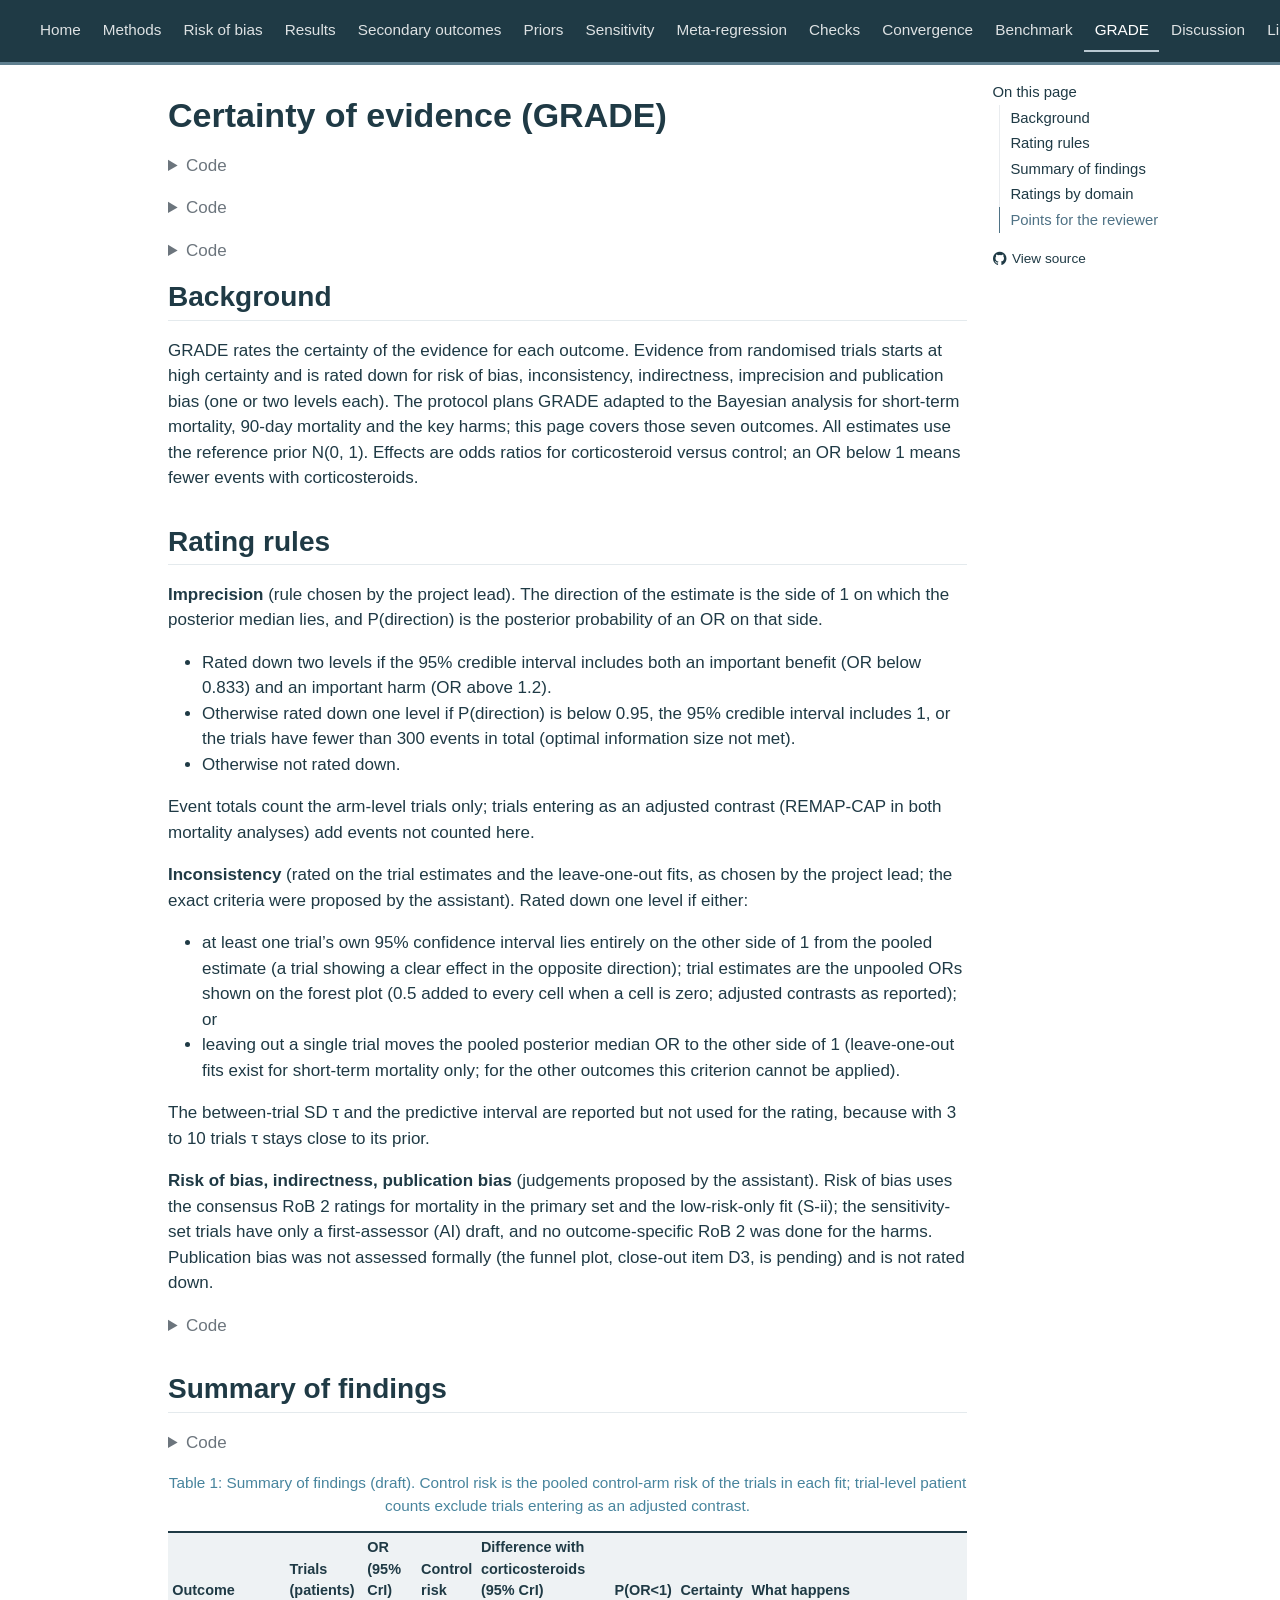
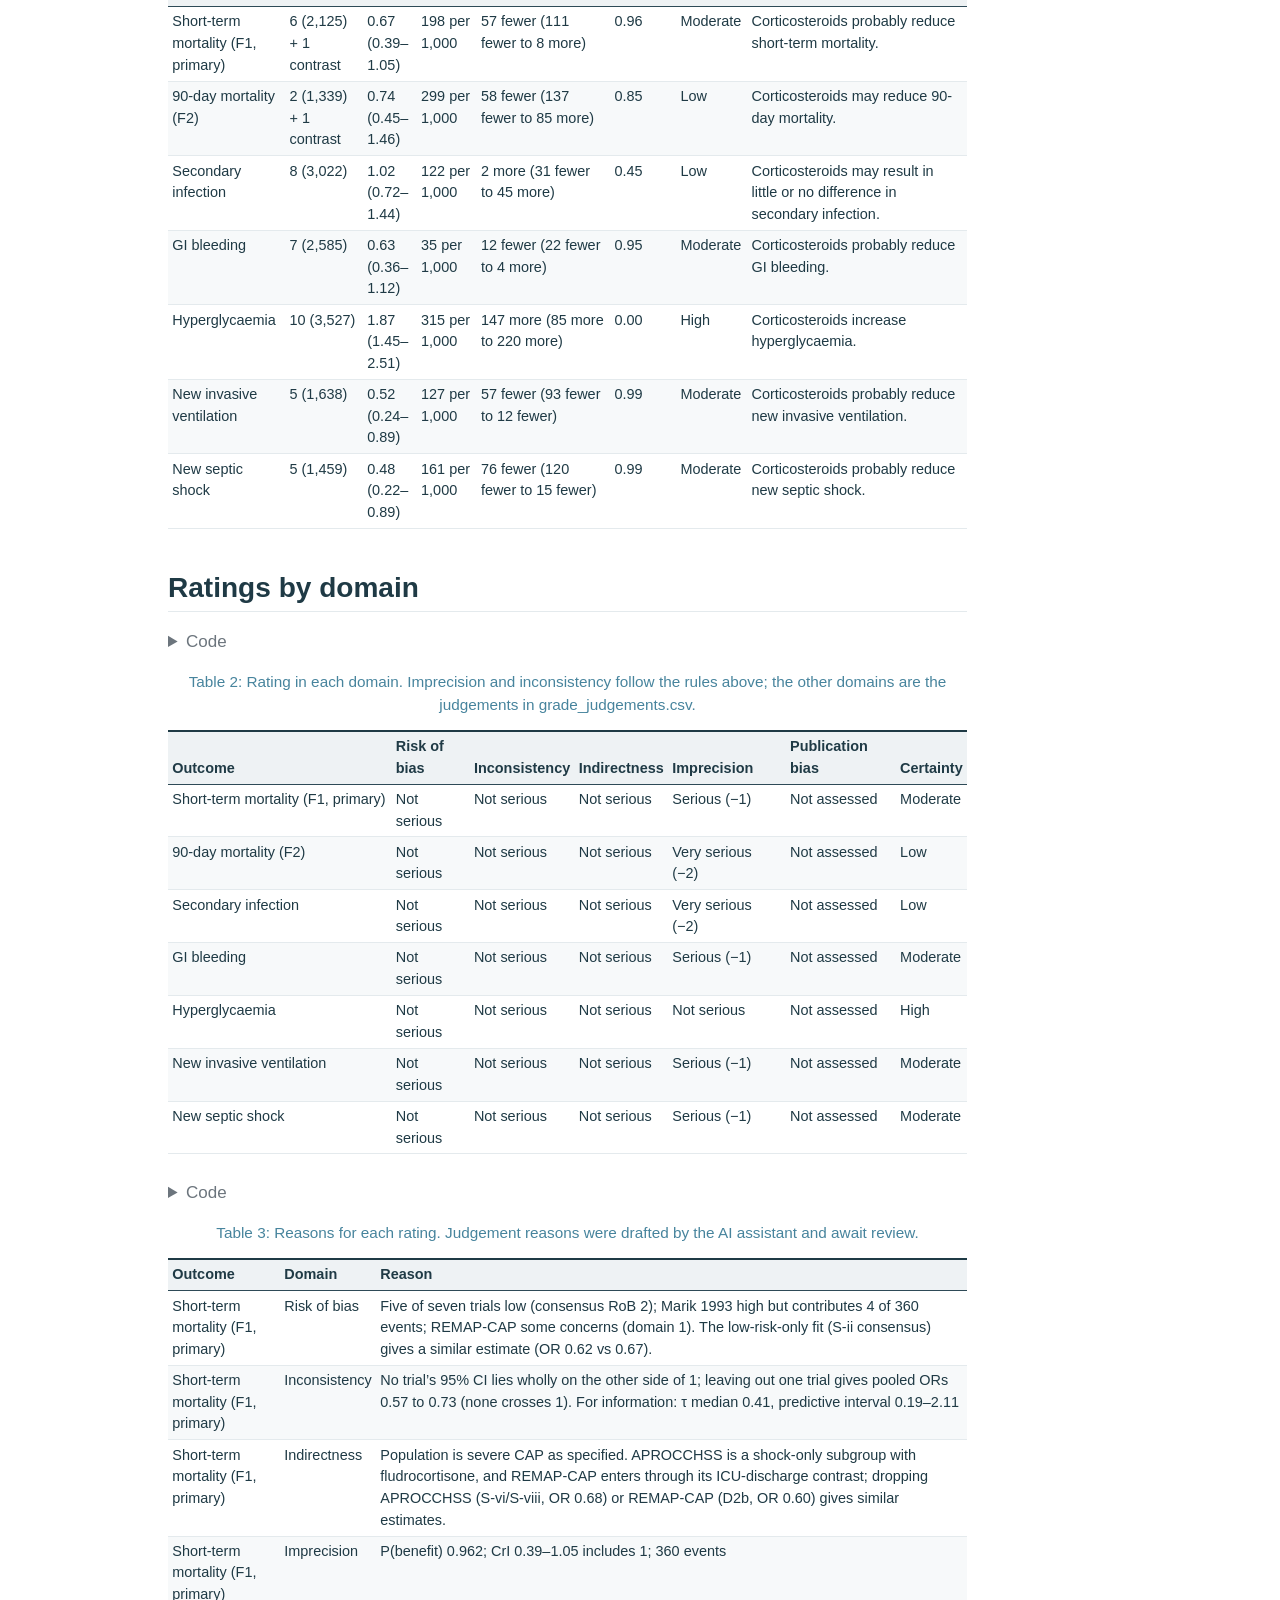
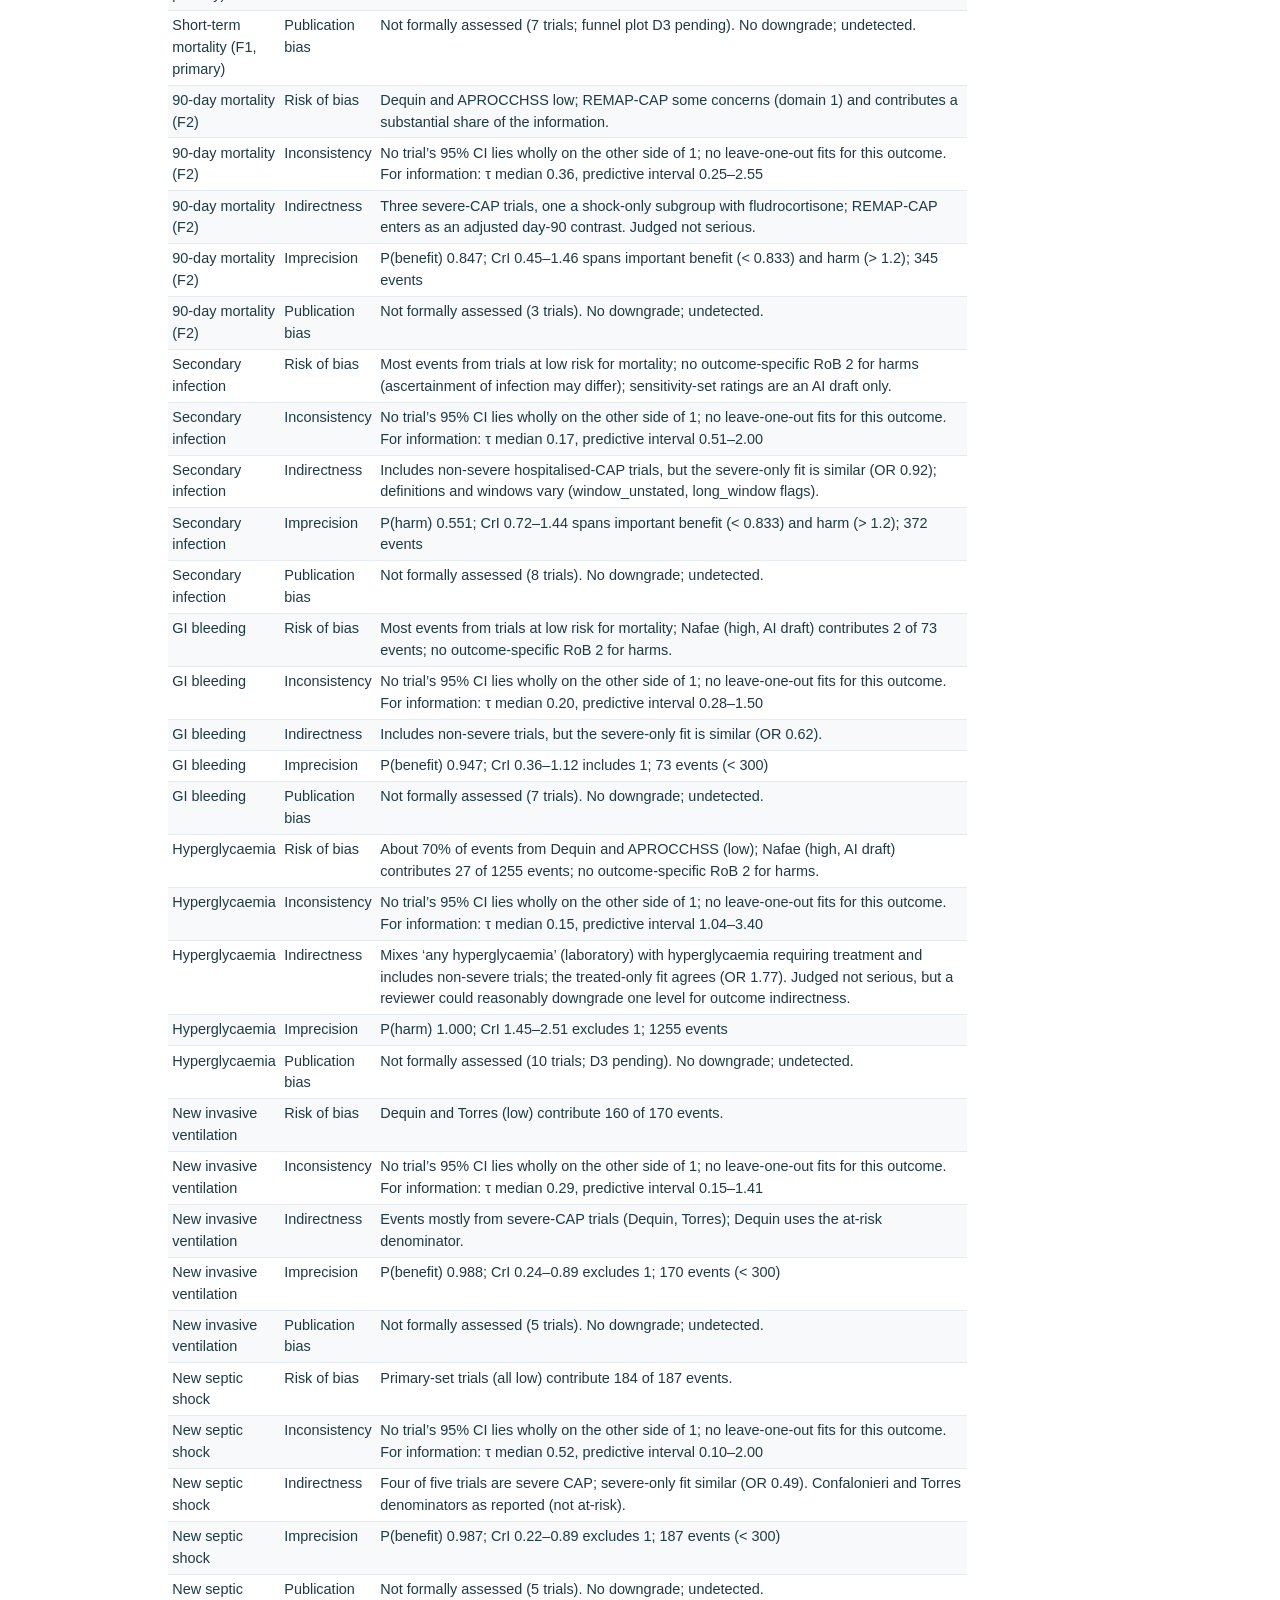
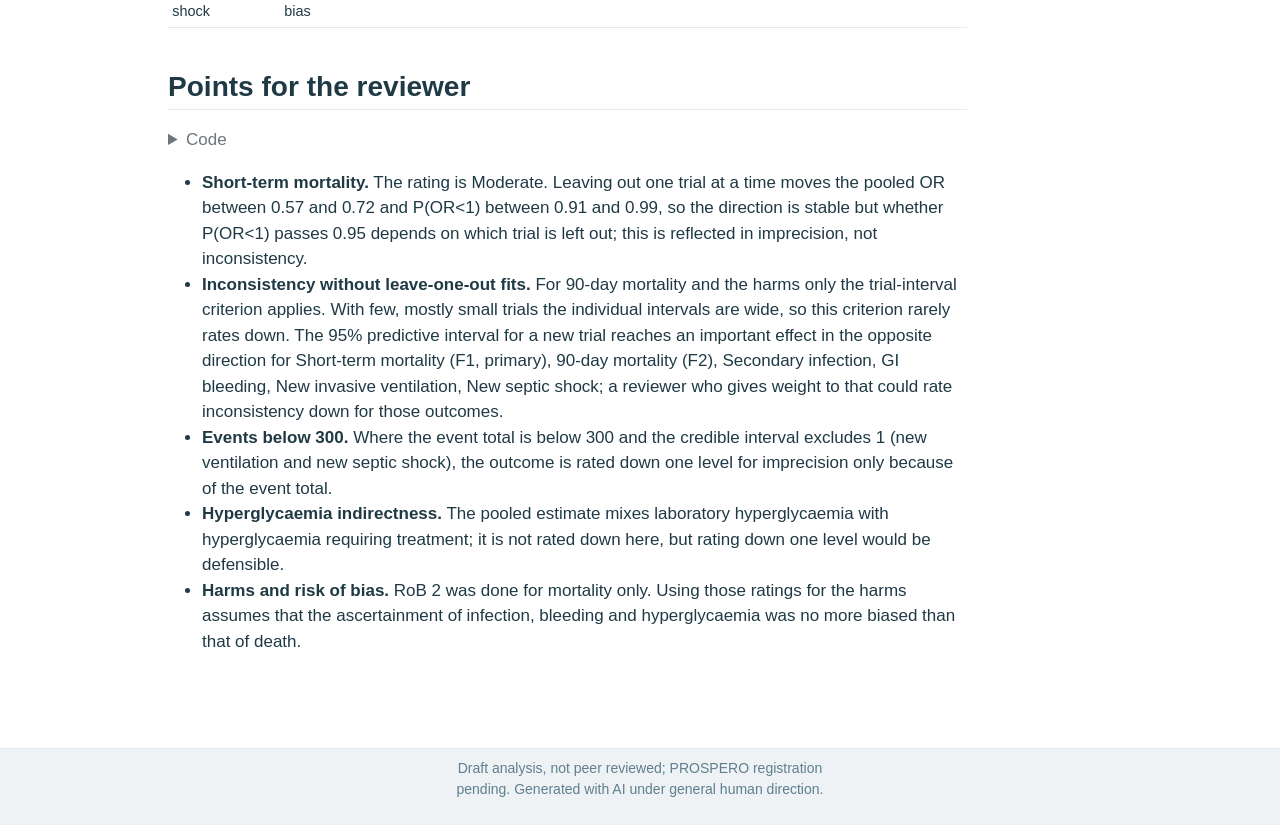
<file: docs/grade.html>
<!DOCTYPE html>
<html xmlns="http://www.w3.org/1999/xhtml" lang="en" xml:lang="en"><head>

<meta charset="utf-8">
<meta name="generator" content="quarto-1.9.35">

<meta name="viewport" content="width=device-width, initial-scale=1.0, user-scalable=yes">


<title>Certainty of evidence (GRADE) – Corticosteroids in sCAP</title>
<style>
/* Default styles provided by pandoc.
** See https://pandoc.org/MANUAL.html#variables-for-html for config info.
*/
code{white-space: pre-wrap;}
span.smallcaps{font-variant: small-caps;}
div.columns{display: flex; gap: min(4vw, 1.5em);}
div.column{flex: auto; overflow-x: auto;}
div.hanging-indent{margin-left: 1.5em; text-indent: -1.5em;}
ul.task-list{list-style: none;}
ul.task-list li input[type="checkbox"] {
  width: 0.8em;
  margin: 0 0.8em 0.2em -1em; /* quarto-specific, see https://github.com/quarto-dev/quarto-cli/issues/4556 */ 
  vertical-align: middle;
}
/* CSS for syntax highlighting */
html { -webkit-text-size-adjust: 100%; }
pre > code.sourceCode { white-space: pre; position: relative; }
pre > code.sourceCode > span { display: inline-block; line-height: 1.25; }
pre > code.sourceCode > span:empty { height: 1.2em; }
.sourceCode { overflow: visible; }
code.sourceCode > span { color: inherit; text-decoration: inherit; }
div.sourceCode { margin: 1em 0; }
pre.sourceCode { margin: 0; }
@media screen {
div.sourceCode { overflow: auto; }
}
@media print {
pre > code.sourceCode { white-space: pre-wrap; }
pre > code.sourceCode > span { text-indent: -5em; padding-left: 5em; }
}
pre.numberSource code
  { counter-reset: source-line 0; }
pre.numberSource code > span
  { position: relative; left: -4em; counter-increment: source-line; }
pre.numberSource code > span > a:first-child::before
  { content: counter(source-line);
    position: relative; left: -1em; text-align: right; vertical-align: baseline;
    border: none; display: inline-block;
    -webkit-touch-callout: none; -webkit-user-select: none;
    -khtml-user-select: none; -moz-user-select: none;
    -ms-user-select: none; user-select: none;
    padding: 0 4px; width: 4em;
  }
pre.numberSource { margin-left: 3em;  padding-left: 4px; }
div.sourceCode
  {   }
@media screen {
pre > code.sourceCode > span > a:first-child::before { text-decoration: underline; }
}
</style>


<script src="site_libs/quarto-nav/quarto-nav.js"></script>
<script src="site_libs/quarto-nav/headroom.min.js"></script>
<script src="site_libs/clipboard/clipboard.min.js"></script>
<script src="site_libs/quarto-search/autocomplete.umd.js"></script>
<script src="site_libs/quarto-search/fuse.min.js"></script>
<script src="site_libs/quarto-search/quarto-search.js"></script>
<meta name="quarto:offset" content="./">
<script src="site_libs/quarto-html/quarto.js" type="module"></script>
<script src="site_libs/quarto-html/tabsets/tabsets.js" type="module"></script>
<script src="site_libs/quarto-html/popper.min.js"></script>
<script src="site_libs/quarto-html/tippy.umd.min.js"></script>
<script src="site_libs/quarto-html/anchor.min.js"></script>
<link href="site_libs/quarto-html/tippy.css" rel="stylesheet">
<link href="site_libs/quarto-html/quarto-syntax-highlighting-46f66b053e56abd73bb6e954d61a315b.css" rel="stylesheet" id="quarto-text-highlighting-styles">
<script src="site_libs/bootstrap/bootstrap.min.js"></script>
<link href="site_libs/bootstrap/bootstrap-icons.css" rel="stylesheet">
<link href="site_libs/bootstrap/bootstrap-a7745cbeffaa95b2c6d13ed910c9e09f.min.css" rel="stylesheet" append-hash="true" id="quarto-bootstrap" data-mode="light">
<script id="quarto-search-options" type="application/json">{
  "location": "navbar",
  "copy-button": false,
  "collapse-after": 3,
  "panel-placement": "end",
  "type": "overlay",
  "limit": 50,
  "keyboard-shortcut": [
    "f",
    "/",
    "s"
  ],
  "show-item-context": false,
  "language": {
    "search-no-results-text": "No results",
    "search-matching-documents-text": "matching documents",
    "search-copy-link-title": "Copy link to search",
    "search-hide-matches-text": "Hide additional matches",
    "search-more-match-text": "more match in this document",
    "search-more-matches-text": "more matches in this document",
    "search-clear-button-title": "Clear",
    "search-text-placeholder": "",
    "search-detached-cancel-button-title": "Cancel",
    "search-submit-button-title": "Submit",
    "search-label": "Search"
  }
}</script>


</head>

<body class="nav-fixed quarto-light">

<div id="quarto-search-results"></div>
  <header id="quarto-header" class="headroom fixed-top">
    <nav class="navbar navbar-expand-lg " data-bs-theme="dark">
      <div class="navbar-container container-fluid">
      <div class="navbar-brand-container mx-auto">
    <a class="navbar-brand" href="./index.html">
    <span class="navbar-title">Corticosteroids in sCAP</span>
    </a>
  </div>
            <div id="quarto-search" class="" title="Search"></div>
          <button class="navbar-toggler" type="button" data-bs-toggle="collapse" data-bs-target="#navbarCollapse" aria-controls="navbarCollapse" role="menu" aria-expanded="false" aria-label="Toggle navigation" onclick="if (window.quartoToggleHeadroom) { window.quartoToggleHeadroom(); }">
  <span class="navbar-toggler-icon"></span>
</button>
          <div class="collapse navbar-collapse" id="navbarCollapse">
            <ul class="navbar-nav navbar-nav-scroll me-auto">
  <li class="nav-item">
    <a class="nav-link" href="./index.html"> 
<span class="menu-text">Home</span></a>
  </li>  
  <li class="nav-item">
    <a class="nav-link" href="./methods.html"> 
<span class="menu-text">Methods</span></a>
  </li>  
  <li class="nav-item">
    <a class="nav-link" href="./risk_of_bias.html"> 
<span class="menu-text">Risk of bias</span></a>
  </li>  
  <li class="nav-item">
    <a class="nav-link" href="./results.html"> 
<span class="menu-text">Results</span></a>
  </li>  
  <li class="nav-item">
    <a class="nav-link" href="./secondary.html"> 
<span class="menu-text">Secondary outcomes</span></a>
  </li>  
  <li class="nav-item">
    <a class="nav-link" href="./priors.html"> 
<span class="menu-text">Priors</span></a>
  </li>  
  <li class="nav-item">
    <a class="nav-link" href="./sensitivity.html"> 
<span class="menu-text">Sensitivity</span></a>
  </li>  
  <li class="nav-item">
    <a class="nav-link" href="./metaregression.html"> 
<span class="menu-text">Meta-regression</span></a>
  </li>  
  <li class="nav-item">
    <a class="nav-link" href="./checks.html"> 
<span class="menu-text">Checks</span></a>
  </li>  
  <li class="nav-item">
    <a class="nav-link" href="./convergence.html"> 
<span class="menu-text">Convergence</span></a>
  </li>  
  <li class="nav-item">
    <a class="nav-link" href="./benchmark.html"> 
<span class="menu-text">Benchmark</span></a>
  </li>  
  <li class="nav-item">
    <a class="nav-link active" href="./grade.html" aria-current="page"> 
<span class="menu-text">GRADE</span></a>
  </li>  
  <li class="nav-item">
    <a class="nav-link" href="./discussion.html"> 
<span class="menu-text">Discussion</span></a>
  </li>  
  <li class="nav-item">
    <a class="nav-link" href="./limitations.html"> 
<span class="menu-text">Limitations</span></a>
  </li>  
</ul>
            <ul class="navbar-nav navbar-nav-scroll ms-auto">
  <li class="nav-item compact">
    <a class="nav-link" href="https://github.com/Russlewisbo/CAP-steroids"> <i class="bi bi-github" role="img" aria-label="GitHub repository">
</i> 
<span class="menu-text"></span></a>
  </li>  
</ul>
          </div> <!-- /navcollapse -->
            <div class="quarto-navbar-tools">
</div>
      </div> <!-- /container-fluid -->
    </nav>
</header>
<!-- content -->
<div id="quarto-content" class="quarto-container page-columns page-rows-contents page-layout-article page-navbar">
<!-- sidebar -->
<!-- margin-sidebar -->
    <div id="quarto-margin-sidebar" class="sidebar margin-sidebar">
        <nav id="TOC" role="doc-toc" class="toc-active">
    <h2 id="toc-title">On this page</h2>
   
  <ul>
  <li><a href="#background" id="toc-background" class="nav-link active" data-scroll-target="#background">Background</a></li>
  <li><a href="#rating-rules" id="toc-rating-rules" class="nav-link" data-scroll-target="#rating-rules">Rating rules</a></li>
  <li><a href="#summary-of-findings" id="toc-summary-of-findings" class="nav-link" data-scroll-target="#summary-of-findings">Summary of findings</a></li>
  <li><a href="#ratings-by-domain" id="toc-ratings-by-domain" class="nav-link" data-scroll-target="#ratings-by-domain">Ratings by domain</a></li>
  <li><a href="#points-for-the-reviewer" id="toc-points-for-the-reviewer" class="nav-link" data-scroll-target="#points-for-the-reviewer">Points for the reviewer</a></li>
  </ul>
<div class="toc-actions"><ul><li><a href="https://github.com/Russlewisbo/CAP-steroids/blob/main/grade.qmd" class="toc-action"><i class="bi bi-github"></i>View source</a></li></ul></div></nav>
    </div>
<!-- main -->
<main class="content" id="quarto-document-content">

<header id="title-block-header" class="quarto-title-block default">
<div class="quarto-title">
<h1 class="title">Certainty of evidence (GRADE)</h1>
</div>



<div class="quarto-title-meta">

    
  
    
  </div>
  


</header>


<div class="cell">
<details class="code-fold">
<summary>Code</summary>
<div class="code-copy-outer-scaffold"><div class="sourceCode cell-code" id="cb1"><pre class="sourceCode r code-with-copy"><code class="sourceCode r"><span id="cb1-1"><a href="#cb1-1" aria-hidden="true" tabindex="-1"></a><span class="fu">library</span>(targets)</span>
<span id="cb1-2"><a href="#cb1-2" aria-hidden="true" tabindex="-1"></a><span class="fu">library</span>(dplyr)</span>
<span id="cb1-3"><a href="#cb1-3" aria-hidden="true" tabindex="-1"></a><span class="fu">library</span>(knitr)</span></code></pre></div><button title="Copy to Clipboard" class="code-copy-button"><i class="bi"></i></button></div>
</details>
</div>
<div class="cell">
<details class="code-fold">
<summary>Code</summary>
<div class="code-copy-outer-scaffold"><div class="sourceCode cell-code" id="cb2"><pre class="sourceCode r code-with-copy"><code class="sourceCode r"><span id="cb2-1"><a href="#cb2-1" aria-hidden="true" tabindex="-1"></a><span class="fu">source</span>(<span class="st">"_helpers.R"</span>)</span>
<span id="cb2-2"><a href="#cb2-2" aria-hidden="true" tabindex="-1"></a><span class="fu">source</span>(<span class="st">"R/08_secondary.R"</span>)</span></code></pre></div><button title="Copy to Clipboard" class="code-copy-button"><i class="bi"></i></button></div>
</details>
</div>
<div class="cell">
<details class="code-fold">
<summary>Code</summary>
<div class="code-copy-outer-scaffold"><div class="sourceCode cell-code" id="cb3"><pre class="sourceCode r code-with-copy"><code class="sourceCode r"><span id="cb3-1"><a href="#cb3-1" aria-hidden="true" tabindex="-1"></a>s <span class="ot">&lt;-</span> <span class="fu">tar_read</span>(all_summary)</span>
<span id="cb3-2"><a href="#cb3-2" aria-hidden="true" tabindex="-1"></a>ss <span class="ot">&lt;-</span> <span class="fu">tar_read</span>(sec_summary)</span>
<span id="cb3-3"><a href="#cb3-3" aria-hidden="true" tabindex="-1"></a>loto <span class="ot">&lt;-</span> <span class="fu">tar_read</span>(loto_summary)</span>
<span id="cb3-4"><a href="#cb3-4" aria-hidden="true" tabindex="-1"></a>rows_f1 <span class="ot">&lt;-</span> <span class="fu">tar_read</span>(rows_F1_default)</span>
<span id="cb3-5"><a href="#cb3-5" aria-hidden="true" tabindex="-1"></a>rows_f2 <span class="ot">&lt;-</span> <span class="fu">tar_read</span>(rows_F2)</span>
<span id="cb3-6"><a href="#cb3-6" aria-hidden="true" tabindex="-1"></a>sec_rows <span class="ot">&lt;-</span> <span class="fu">tar_read</span>(secondary)</span>
<span id="cb3-7"><a href="#cb3-7" aria-hidden="true" tabindex="-1"></a>judg <span class="ot">&lt;-</span> <span class="fu">read.csv</span>(<span class="fu">tar_read</span>(grade_judgements_file), <span class="at">check.names =</span> <span class="cn">FALSE</span>)</span>
<span id="cb3-8"><a href="#cb3-8" aria-hidden="true" tabindex="-1"></a></span>
<span id="cb3-9"><a href="#cb3-9" aria-hidden="true" tabindex="-1"></a>events_counts <span class="ot">&lt;-</span> \(r) <span class="fu">sum</span>(r<span class="sc">$</span>r1 <span class="sc">+</span> r<span class="sc">$</span>r0, <span class="at">na.rm =</span> <span class="cn">TRUE</span>)</span>
<span id="cb3-10"><a href="#cb3-10" aria-hidden="true" tabindex="-1"></a>mort <span class="ot">&lt;-</span> s <span class="sc">|&gt;</span></span>
<span id="cb3-11"><a href="#cb3-11" aria-hidden="true" tabindex="-1"></a>  <span class="fu">filter</span>(id <span class="sc">%in%</span> <span class="fu">c</span>(<span class="st">"F1_default"</span>, <span class="st">"F2"</span>)) <span class="sc">|&gt;</span></span>
<span id="cb3-12"><a href="#cb3-12" aria-hidden="true" tabindex="-1"></a>  <span class="fu">mutate</span>(<span class="at">outcome_id =</span> id,</span>
<span id="cb3-13"><a href="#cb3-13" aria-hidden="true" tabindex="-1"></a>         <span class="at">Outcome =</span> <span class="fu">ifelse</span>(id <span class="sc">==</span> <span class="st">"F1_default"</span>, <span class="st">"Short-term mortality (F1, primary)"</span>, <span class="st">"90-day mortality (F2)"</span>),</span>
<span id="cb3-14"><a href="#cb3-14" aria-hidden="true" tabindex="-1"></a>         <span class="at">n_trials =</span> <span class="fu">ifelse</span>(id <span class="sc">==</span> <span class="st">"F1_default"</span>, <span class="fu">nrow</span>(rows_f1), <span class="fu">nrow</span>(rows_f2)),</span>
<span id="cb3-15"><a href="#cb3-15" aria-hidden="true" tabindex="-1"></a>         <span class="at">events =</span> <span class="fu">ifelse</span>(id <span class="sc">==</span> <span class="st">"F1_default"</span>, <span class="fu">events_counts</span>(rows_f1), <span class="fu">events_counts</span>(rows_f2)),</span>
<span id="cb3-16"><a href="#cb3-16" aria-hidden="true" tabindex="-1"></a>         <span class="at">contrast_trials =</span> <span class="fu">ifelse</span>(id <span class="sc">==</span> <span class="st">"F1_default"</span>, <span class="fu">sum</span>(rows_f1<span class="sc">$</span>data_type <span class="sc">==</span> <span class="st">"contrast"</span>), <span class="fu">sum</span>(rows_f2<span class="sc">$</span>data_type <span class="sc">==</span> <span class="st">"contrast"</span>)),</span>
<span id="cb3-17"><a href="#cb3-17" aria-hidden="true" tabindex="-1"></a>         <span class="at">n_patients =</span> <span class="fu">ifelse</span>(id <span class="sc">==</span> <span class="st">"F1_default"</span>, <span class="fu">sum</span>(rows_f1<span class="sc">$</span>n1 <span class="sc">+</span> rows_f1<span class="sc">$</span>n0, <span class="at">na.rm =</span> <span class="cn">TRUE</span>), <span class="fu">sum</span>(rows_f2<span class="sc">$</span>n1 <span class="sc">+</span> rows_f2<span class="sc">$</span>n0, <span class="at">na.rm =</span> <span class="cn">TRUE</span>)))</span>
<span id="cb3-18"><a href="#cb3-18" aria-hidden="true" tabindex="-1"></a>sec <span class="ot">&lt;-</span> ss <span class="sc">|&gt;</span></span>
<span id="cb3-19"><a href="#cb3-19" aria-hidden="true" tabindex="-1"></a>  <span class="fu">filter</span>(variant <span class="sc">==</span> <span class="st">"main"</span>, set <span class="sc">==</span> <span class="st">"all"</span>) <span class="sc">|&gt;</span></span>
<span id="cb3-20"><a href="#cb3-20" aria-hidden="true" tabindex="-1"></a>  <span class="fu">mutate</span>(<span class="at">outcome_id =</span> id, <span class="at">Outcome =</span> <span class="fu">unname</span>(sec_outcome_label[outcome]),</span>
<span id="cb3-21"><a href="#cb3-21" aria-hidden="true" tabindex="-1"></a>         <span class="at">events =</span> events_s <span class="sc">+</span> events_c, <span class="at">contrast_trials =</span> <span class="dv">0</span>L, <span class="at">n_patients =</span> n_s <span class="sc">+</span> n_c)</span>
<span id="cb3-22"><a href="#cb3-22" aria-hidden="true" tabindex="-1"></a>g <span class="ot">&lt;-</span> <span class="fu">bind_rows</span>(mort, sec) <span class="sc">|&gt;</span></span>
<span id="cb3-23"><a href="#cb3-23" aria-hidden="true" tabindex="-1"></a>  <span class="fu">select</span>(outcome_id, Outcome, n_trials, contrast_trials, n_patients, events, OR_median, OR_q025, OR_q975,</span>
<span id="cb3-24"><a href="#cb3-24" aria-hidden="true" tabindex="-1"></a>         P_OR_lt_1, P_OR_gt_1, tau_median, ORnew_q025, ORnew_q975, pooled_control_risk,</span>
<span id="cb3-25"><a href="#cb3-25" aria-hidden="true" tabindex="-1"></a>         ARR_pooled_median, ARR_pooled_q025, ARR_pooled_q975)</span></code></pre></div><button title="Copy to Clipboard" class="code-copy-button"><i class="bi"></i></button></div>
</details>
</div>
<section id="background" class="level2">
<h2 class="anchored" data-anchor-id="background">Background</h2>
<p>GRADE rates the certainty of the evidence for each outcome. Evidence from randomised trials starts at high certainty and is rated down for risk of bias, inconsistency, indirectness, imprecision and publication bias (one or two levels each). The protocol plans GRADE adapted to the Bayesian analysis for short-term mortality, 90-day mortality and the key harms; this page covers those seven outcomes. All estimates use the reference prior N(0, 1). Effects are odds ratios for corticosteroid versus control; an OR below 1 means fewer events with corticosteroids.</p>
</section>
<section id="rating-rules" class="level2">
<h2 class="anchored" data-anchor-id="rating-rules">Rating rules</h2>
<p><strong>Imprecision</strong> (rule chosen by the project lead). The direction of the estimate is the side of 1 on which the posterior median lies, and P(direction) is the posterior probability of an OR on that side.</p>
<ul>
<li>Rated down two levels if the 95% credible interval includes both an important benefit (OR below 0.833) and an important harm (OR above 1.2).</li>
<li>Otherwise rated down one level if P(direction) is below 0.95, the 95% credible interval includes 1, or the trials have fewer than 300 events in total (optimal information size not met).</li>
<li>Otherwise not rated down.</li>
</ul>
<p>Event totals count the arm-level trials only; trials entering as an adjusted contrast (REMAP-CAP in both mortality analyses) add events not counted here.</p>
<p><strong>Inconsistency</strong> (rated on the trial estimates and the leave-one-out fits, as chosen by the project lead; the exact criteria were proposed by the assistant). Rated down one level if either:</p>
<ul>
<li>at least one trial’s own 95% confidence interval lies entirely on the other side of 1 from the pooled estimate (a trial showing a clear effect in the opposite direction); trial estimates are the unpooled ORs shown on the forest plot (0.5 added to every cell when a cell is zero; adjusted contrasts as reported); or</li>
<li>leaving out a single trial moves the pooled posterior median OR to the other side of 1 (leave-one-out fits exist for short-term mortality only; for the other outcomes this criterion cannot be applied).</li>
</ul>
<p>The between-trial SD τ and the predictive interval are reported but not used for the rating, because with 3 to 10 trials τ stays close to its prior.</p>
<p><strong>Risk of bias, indirectness, publication bias</strong> (judgements proposed by the assistant). Risk of bias uses the consensus RoB 2 ratings for mortality in the primary set and the low-risk-only fit (S-ii); the sensitivity-set trials have only a first-assessor (AI) draft, and no outcome-specific RoB 2 was done for the harms. Publication bias was not assessed formally (the funnel plot, close-out item D3, is pending) and is not rated down.</p>
<div class="cell">
<details class="code-fold">
<summary>Code</summary>
<div class="code-copy-outer-scaffold"><div class="sourceCode cell-code" id="cb4"><pre class="sourceCode r code-with-copy"><code class="sourceCode r"><span id="cb4-1"><a href="#cb4-1" aria-hidden="true" tabindex="-1"></a>direction <span class="ot">&lt;-</span> \(med) <span class="fu">ifelse</span>(med <span class="sc">&lt;</span> <span class="dv">1</span>, <span class="st">"benefit"</span>, <span class="st">"harm"</span>)</span>
<span id="cb4-2"><a href="#cb4-2" aria-hidden="true" tabindex="-1"></a>g <span class="ot">&lt;-</span> g <span class="sc">|&gt;</span></span>
<span id="cb4-3"><a href="#cb4-3" aria-hidden="true" tabindex="-1"></a>  <span class="fu">mutate</span>(<span class="at">dir =</span> <span class="fu">direction</span>(OR_median),</span>
<span id="cb4-4"><a href="#cb4-4" aria-hidden="true" tabindex="-1"></a>         <span class="at">P_dir =</span> <span class="fu">ifelse</span>(dir <span class="sc">==</span> <span class="st">"benefit"</span>, P_OR_lt_1, P_OR_gt_1),</span>
<span id="cb4-5"><a href="#cb4-5" aria-hidden="true" tabindex="-1"></a>         <span class="at">spans_both =</span> OR_q025 <span class="sc">&lt;</span> <span class="fl">0.833</span> <span class="sc">&amp;</span> OR_q975 <span class="sc">&gt;</span> <span class="fl">1.2</span>,</span>
<span id="cb4-6"><a href="#cb4-6" aria-hidden="true" tabindex="-1"></a>         <span class="at">few_events =</span> events <span class="sc">&lt;</span> <span class="dv">300</span>,</span>
<span id="cb4-7"><a href="#cb4-7" aria-hidden="true" tabindex="-1"></a>         <span class="at">crosses_1 =</span> OR_q025 <span class="sc">&lt;</span> <span class="dv">1</span> <span class="sc">&amp;</span> OR_q975 <span class="sc">&gt;</span> <span class="dv">1</span>,</span>
<span id="cb4-8"><a href="#cb4-8" aria-hidden="true" tabindex="-1"></a>         <span class="at">imprecision =</span> <span class="fu">case_when</span>(spans_both <span class="sc">~</span> <span class="sc">-</span><span class="dv">2</span>L,</span>
<span id="cb4-9"><a href="#cb4-9" aria-hidden="true" tabindex="-1"></a>                                 P_dir <span class="sc">&lt;</span> <span class="fl">0.95</span> <span class="sc">|</span> crosses_1 <span class="sc">|</span> few_events <span class="sc">~</span> <span class="sc">-</span><span class="dv">1</span>L,</span>
<span id="cb4-10"><a href="#cb4-10" aria-hidden="true" tabindex="-1"></a>                                 <span class="cn">TRUE</span> <span class="sc">~</span> <span class="dv">0</span>L),</span>
<span id="cb4-11"><a href="#cb4-11" aria-hidden="true" tabindex="-1"></a>         <span class="at">imp_reason =</span> <span class="fu">paste0</span>(</span>
<span id="cb4-12"><a href="#cb4-12" aria-hidden="true" tabindex="-1"></a>           <span class="fu">sprintf</span>(<span class="st">"P(%s) %.3f; CrI %.2f–%.2f"</span>, dir, P_dir, OR_q025, OR_q975),</span>
<span id="cb4-13"><a href="#cb4-13" aria-hidden="true" tabindex="-1"></a>           <span class="fu">case_when</span>(spans_both <span class="sc">~</span> <span class="st">" spans important benefit (&lt; 0.833) and harm (&gt; 1.2)"</span>,</span>
<span id="cb4-14"><a href="#cb4-14" aria-hidden="true" tabindex="-1"></a>                     crosses_1 <span class="sc">~</span> <span class="st">" includes 1"</span>, <span class="cn">TRUE</span> <span class="sc">~</span> <span class="st">" excludes 1"</span>),</span>
<span id="cb4-15"><a href="#cb4-15" aria-hidden="true" tabindex="-1"></a>           <span class="fu">sprintf</span>(<span class="st">"; %d events%s"</span>, events, <span class="fu">ifelse</span>(few_events, <span class="st">" (&lt; 300)"</span>, <span class="st">""</span>))))</span>
<span id="cb4-16"><a href="#cb4-16" aria-hidden="true" tabindex="-1"></a></span>
<span id="cb4-17"><a href="#cb4-17" aria-hidden="true" tabindex="-1"></a><span class="co"># Unpooled trial estimates (as on the forest plot): 0.5 added to every cell when any cell is zero</span></span>
<span id="cb4-18"><a href="#cb4-18" aria-hidden="true" tabindex="-1"></a>trial_or <span class="ot">&lt;-</span> <span class="cf">function</span>(r) {</span>
<span id="cb4-19"><a href="#cb4-19" aria-hidden="true" tabindex="-1"></a>  r <span class="sc">|&gt;</span></span>
<span id="cb4-20"><a href="#cb4-20" aria-hidden="true" tabindex="-1"></a>    <span class="fu">mutate</span>(<span class="at">zero =</span> data_type <span class="sc">==</span> <span class="st">"counts"</span> <span class="sc">&amp;</span> (r1 <span class="sc">==</span> <span class="dv">0</span> <span class="sc">|</span> r0 <span class="sc">==</span> <span class="dv">0</span> <span class="sc">|</span> r1 <span class="sc">==</span> n1 <span class="sc">|</span> r0 <span class="sc">==</span> n0),</span>
<span id="cb4-21"><a href="#cb4-21" aria-hidden="true" tabindex="-1"></a>           <span class="at">a =</span> r1 <span class="sc">+</span> <span class="fl">0.5</span> <span class="sc">*</span> zero, <span class="at">b =</span> n1 <span class="sc">-</span> r1 <span class="sc">+</span> <span class="fl">0.5</span> <span class="sc">*</span> zero, <span class="at">c =</span> r0 <span class="sc">+</span> <span class="fl">0.5</span> <span class="sc">*</span> zero, <span class="at">d =</span> n0 <span class="sc">-</span> r0 <span class="sc">+</span> <span class="fl">0.5</span> <span class="sc">*</span> zero,</span>
<span id="cb4-22"><a href="#cb4-22" aria-hidden="true" tabindex="-1"></a>           <span class="at">est =</span> <span class="fu">ifelse</span>(data_type <span class="sc">==</span> <span class="st">"contrast"</span>, yi, <span class="fu">log</span>(a <span class="sc">*</span> d <span class="sc">/</span> (b <span class="sc">*</span> c))),</span>
<span id="cb4-23"><a href="#cb4-23" aria-hidden="true" tabindex="-1"></a>           <span class="at">se =</span> <span class="fu">ifelse</span>(data_type <span class="sc">==</span> <span class="st">"contrast"</span>, sei, <span class="fu">sqrt</span>(<span class="dv">1</span> <span class="sc">/</span> a <span class="sc">+</span> <span class="dv">1</span> <span class="sc">/</span> b <span class="sc">+</span> <span class="dv">1</span> <span class="sc">/</span> c <span class="sc">+</span> <span class="dv">1</span> <span class="sc">/</span> d)),</span>
<span id="cb4-24"><a href="#cb4-24" aria-hidden="true" tabindex="-1"></a>           <span class="at">lo =</span> <span class="fu">exp</span>(est <span class="sc">-</span> <span class="fl">1.96</span> <span class="sc">*</span> se), <span class="at">hi =</span> <span class="fu">exp</span>(est <span class="sc">+</span> <span class="fl">1.96</span> <span class="sc">*</span> se)) <span class="sc">|&gt;</span></span>
<span id="cb4-25"><a href="#cb4-25" aria-hidden="true" tabindex="-1"></a>    <span class="fu">select</span>(study_label, lo, hi)</span>
<span id="cb4-26"><a href="#cb4-26" aria-hidden="true" tabindex="-1"></a>}</span>
<span id="cb4-27"><a href="#cb4-27" aria-hidden="true" tabindex="-1"></a>sec_id <span class="ot">&lt;-</span> <span class="fu">c</span>(<span class="at">secondary_infection =</span> <span class="st">"SI_all"</span>, <span class="at">gi_bleeding =</span> <span class="st">"GI_all"</span>, <span class="at">hyperglycaemia =</span> <span class="st">"HG_all"</span>,</span>
<span id="cb4-28"><a href="#cb4-28" aria-hidden="true" tabindex="-1"></a>            <span class="at">imv_new =</span> <span class="st">"IMV_all"</span>, <span class="at">septic_shock_new =</span> <span class="st">"SS_all"</span>)</span>
<span id="cb4-29"><a href="#cb4-29" aria-hidden="true" tabindex="-1"></a>trials <span class="ot">&lt;-</span> <span class="fu">bind_rows</span>(</span>
<span id="cb4-30"><a href="#cb4-30" aria-hidden="true" tabindex="-1"></a>  <span class="fu">mutate</span>(<span class="fu">trial_or</span>(rows_f1), <span class="at">outcome_id =</span> <span class="st">"F1_default"</span>),</span>
<span id="cb4-31"><a href="#cb4-31" aria-hidden="true" tabindex="-1"></a>  <span class="fu">mutate</span>(<span class="fu">trial_or</span>(rows_f2), <span class="at">outcome_id =</span> <span class="st">"F2"</span>),</span>
<span id="cb4-32"><a href="#cb4-32" aria-hidden="true" tabindex="-1"></a>  sec_rows <span class="sc">|&gt;</span> <span class="fu">filter</span>(fit_all <span class="sc">==</span> <span class="dv">1</span>) <span class="sc">|&gt;</span> <span class="fu">mutate</span>(<span class="at">data_type =</span> <span class="st">"counts"</span>, <span class="at">yi =</span> <span class="cn">NA_real_</span>, <span class="at">sei =</span> <span class="cn">NA_real_</span>) <span class="sc">|&gt;</span></span>
<span id="cb4-33"><a href="#cb4-33" aria-hidden="true" tabindex="-1"></a>    <span class="fu">group_by</span>(<span class="at">outcome_id =</span> <span class="fu">unname</span>(sec_id[outcome])) <span class="sc">|&gt;</span> <span class="fu">group_modify</span>(\(d, k) <span class="fu">trial_or</span>(d)) <span class="sc">|&gt;</span> <span class="fu">ungroup</span>())</span>
<span id="cb4-34"><a href="#cb4-34" aria-hidden="true" tabindex="-1"></a><span class="fu">stopifnot</span>(<span class="fu">identical</span>(<span class="fu">as.integer</span>(<span class="fu">table</span>(trials<span class="sc">$</span>outcome_id)[g<span class="sc">$</span>outcome_id]), <span class="fu">as.integer</span>(g<span class="sc">$</span>n_trials)))</span>
<span id="cb4-35"><a href="#cb4-35" aria-hidden="true" tabindex="-1"></a></span>
<span id="cb4-36"><a href="#cb4-36" aria-hidden="true" tabindex="-1"></a>lo_mort <span class="ot">&lt;-</span> loto <span class="sc">|&gt;</span> <span class="fu">filter</span>(trial <span class="sc">!=</span> <span class="st">"none"</span>)</span>
<span id="cb4-37"><a href="#cb4-37" aria-hidden="true" tabindex="-1"></a>opp <span class="ot">&lt;-</span> trials <span class="sc">|&gt;</span></span>
<span id="cb4-38"><a href="#cb4-38" aria-hidden="true" tabindex="-1"></a>  <span class="fu">left_join</span>(<span class="fu">select</span>(g, outcome_id, dir), <span class="at">by =</span> <span class="st">"outcome_id"</span>) <span class="sc">|&gt;</span></span>
<span id="cb4-39"><a href="#cb4-39" aria-hidden="true" tabindex="-1"></a>  <span class="fu">filter</span>((dir <span class="sc">==</span> <span class="st">"benefit"</span> <span class="sc">&amp;</span> lo <span class="sc">&gt;</span> <span class="dv">1</span>) <span class="sc">|</span> (dir <span class="sc">==</span> <span class="st">"harm"</span> <span class="sc">&amp;</span> hi <span class="sc">&lt;</span> <span class="dv">1</span>)) <span class="sc">|&gt;</span></span>
<span id="cb4-40"><a href="#cb4-40" aria-hidden="true" tabindex="-1"></a>  <span class="fu">group_by</span>(outcome_id) <span class="sc">|&gt;</span></span>
<span id="cb4-41"><a href="#cb4-41" aria-hidden="true" tabindex="-1"></a>  <span class="fu">summarise</span>(<span class="at">opp_trials =</span> <span class="fu">paste</span>(<span class="fu">sprintf</span>(<span class="st">"%s (%.2f–%.2f)"</span>, study_label, lo, hi), <span class="at">collapse =</span> <span class="st">"; "</span>))</span>
<span id="cb4-42"><a href="#cb4-42" aria-hidden="true" tabindex="-1"></a>g <span class="ot">&lt;-</span> g <span class="sc">|&gt;</span></span>
<span id="cb4-43"><a href="#cb4-43" aria-hidden="true" tabindex="-1"></a>  <span class="fu">left_join</span>(opp, <span class="at">by =</span> <span class="st">"outcome_id"</span>) <span class="sc">|&gt;</span></span>
<span id="cb4-44"><a href="#cb4-44" aria-hidden="true" tabindex="-1"></a>  <span class="fu">mutate</span>(<span class="at">loto_cross =</span> <span class="fu">ifelse</span>(outcome_id <span class="sc">==</span> <span class="st">"F1_default"</span>,</span>
<span id="cb4-45"><a href="#cb4-45" aria-hidden="true" tabindex="-1"></a>                             <span class="fu">any</span>((lo_mort<span class="sc">$</span>OR_median <span class="sc">&lt;</span> <span class="dv">1</span>) <span class="sc">!=</span> (OR_median[outcome_id <span class="sc">==</span> <span class="st">"F1_default"</span>] <span class="sc">&lt;</span> <span class="dv">1</span>)), <span class="cn">NA</span>),</span>
<span id="cb4-46"><a href="#cb4-46" aria-hidden="true" tabindex="-1"></a>         <span class="at">inconsistency =</span> <span class="fu">ifelse</span>(<span class="sc">!</span><span class="fu">is.na</span>(opp_trials) <span class="sc">|</span> <span class="fu">coalesce</span>(loto_cross, <span class="cn">FALSE</span>), <span class="sc">-</span><span class="dv">1</span>L, <span class="dv">0</span>L),</span>
<span id="cb4-47"><a href="#cb4-47" aria-hidden="true" tabindex="-1"></a>         <span class="at">inc_reason =</span> <span class="fu">paste0</span>(</span>
<span id="cb4-48"><a href="#cb4-48" aria-hidden="true" tabindex="-1"></a>           <span class="fu">ifelse</span>(<span class="fu">is.na</span>(opp_trials), <span class="st">"No trial's 95% CI lies wholly on the other side of 1"</span>,</span>
<span id="cb4-49"><a href="#cb4-49" aria-hidden="true" tabindex="-1"></a>                  <span class="fu">paste0</span>(<span class="st">"Trials with a clear effect in the opposite direction: "</span>, opp_trials)),</span>
<span id="cb4-50"><a href="#cb4-50" aria-hidden="true" tabindex="-1"></a>           <span class="fu">ifelse</span>(outcome_id <span class="sc">==</span> <span class="st">"F1_default"</span>,</span>
<span id="cb4-51"><a href="#cb4-51" aria-hidden="true" tabindex="-1"></a>                  <span class="fu">sprintf</span>(<span class="st">"; leaving out one trial gives pooled ORs %.2f to %.2f%s"</span>,</span>
<span id="cb4-52"><a href="#cb4-52" aria-hidden="true" tabindex="-1"></a>                          <span class="fu">min</span>(lo_mort<span class="sc">$</span>OR_median), <span class="fu">max</span>(lo_mort<span class="sc">$</span>OR_median),</span>
<span id="cb4-53"><a href="#cb4-53" aria-hidden="true" tabindex="-1"></a>                          <span class="fu">ifelse</span>(<span class="fu">coalesce</span>(loto_cross, <span class="cn">FALSE</span>), <span class="st">" (crosses 1)"</span>, <span class="st">" (none crosses 1)"</span>)),</span>
<span id="cb4-54"><a href="#cb4-54" aria-hidden="true" tabindex="-1"></a>                  <span class="st">"; no leave-one-out fits for this outcome"</span>),</span>
<span id="cb4-55"><a href="#cb4-55" aria-hidden="true" tabindex="-1"></a>           <span class="fu">sprintf</span>(<span class="st">". For information: τ median %.2f, predictive interval %.2f–%.2f"</span>, tau_median, ORnew_q025, ORnew_q975)))</span>
<span id="cb4-56"><a href="#cb4-56" aria-hidden="true" tabindex="-1"></a></span>
<span id="cb4-57"><a href="#cb4-57" aria-hidden="true" tabindex="-1"></a>j <span class="ot">&lt;-</span> judg <span class="sc">|&gt;</span></span>
<span id="cb4-58"><a href="#cb4-58" aria-hidden="true" tabindex="-1"></a>  <span class="fu">select</span>(outcome_id, domain, downgrade) <span class="sc">|&gt;</span></span>
<span id="cb4-59"><a href="#cb4-59" aria-hidden="true" tabindex="-1"></a>  tidyr<span class="sc">::</span><span class="fu">pivot_wider</span>(<span class="at">names_from =</span> domain, <span class="at">values_from =</span> downgrade)</span>
<span id="cb4-60"><a href="#cb4-60" aria-hidden="true" tabindex="-1"></a><span class="fu">stopifnot</span>(<span class="fu">setequal</span>(j<span class="sc">$</span>outcome_id, g<span class="sc">$</span>outcome_id))</span>
<span id="cb4-61"><a href="#cb4-61" aria-hidden="true" tabindex="-1"></a>g <span class="ot">&lt;-</span> <span class="fu">left_join</span>(g, j, <span class="at">by =</span> <span class="st">"outcome_id"</span>) <span class="sc">|&gt;</span></span>
<span id="cb4-62"><a href="#cb4-62" aria-hidden="true" tabindex="-1"></a>  <span class="fu">mutate</span>(<span class="at">total =</span> risk_of_bias <span class="sc">+</span> inconsistency <span class="sc">+</span> indirectness <span class="sc">+</span> imprecision <span class="sc">+</span> publication_bias,</span>
<span id="cb4-63"><a href="#cb4-63" aria-hidden="true" tabindex="-1"></a>         <span class="at">level =</span> <span class="fu">pmax</span>(<span class="dv">1</span>L, <span class="dv">4</span>L <span class="sc">+</span> total),</span>
<span id="cb4-64"><a href="#cb4-64" aria-hidden="true" tabindex="-1"></a>         <span class="at">Certainty =</span> <span class="fu">c</span>(<span class="st">"Very low"</span>, <span class="st">"Low"</span>, <span class="st">"Moderate"</span>, <span class="st">"High"</span>)[level])</span></code></pre></div><button title="Copy to Clipboard" class="code-copy-button"><i class="bi"></i></button></div>
</details>
</div>
</section>
<section id="summary-of-findings" class="level2">
<h2 class="anchored" data-anchor-id="summary-of-findings">Summary of findings</h2>
<div class="cell">
<details class="code-fold">
<summary>Code</summary>
<div class="code-copy-outer-scaffold"><div class="sourceCode cell-code" id="cb5"><pre class="sourceCode r code-with-copy"><code class="sourceCode r"><span id="cb5-1"><a href="#cb5-1" aria-hidden="true" tabindex="-1"></a>per1000 <span class="ot">&lt;-</span> \(x) <span class="fu">round</span>(<span class="dv">1000</span> <span class="sc">*</span> x)</span>
<span id="cb5-2"><a href="#cb5-2" aria-hidden="true" tabindex="-1"></a>abs_txt <span class="ot">&lt;-</span> <span class="cf">function</span>(arr, lo, hi) {</span>
<span id="cb5-3"><a href="#cb5-3" aria-hidden="true" tabindex="-1"></a>  <span class="co"># ARR = control risk minus corticosteroid risk; positive means fewer events</span></span>
<span id="cb5-4"><a href="#cb5-4" aria-hidden="true" tabindex="-1"></a>  fmt <span class="ot">&lt;-</span> \(v) <span class="fu">ifelse</span>(v <span class="sc">&gt;=</span> <span class="dv">0</span>, <span class="fu">sprintf</span>(<span class="st">"%d fewer"</span>, <span class="fu">per1000</span>(v)), <span class="fu">sprintf</span>(<span class="st">"%d more"</span>, <span class="fu">per1000</span>(<span class="sc">-</span>v)))</span>
<span id="cb5-5"><a href="#cb5-5" aria-hidden="true" tabindex="-1"></a>  <span class="fu">sprintf</span>(<span class="st">"%s (%s to %s)"</span>, <span class="fu">fmt</span>(arr), <span class="fu">fmt</span>(hi), <span class="fu">fmt</span>(lo))</span>
<span id="cb5-6"><a href="#cb5-6" aria-hidden="true" tabindex="-1"></a>}</span>
<span id="cb5-7"><a href="#cb5-7" aria-hidden="true" tabindex="-1"></a>statement <span class="ot">&lt;-</span> <span class="cf">function</span>(cert, dir, p_dir, outcome) {</span>
<span id="cb5-8"><a href="#cb5-8" aria-hidden="true" tabindex="-1"></a>  verb <span class="ot">&lt;-</span> <span class="fu">ifelse</span>(dir <span class="sc">==</span> <span class="st">"benefit"</span>, <span class="st">"reduce"</span>, <span class="st">"increase"</span>)</span>
<span id="cb5-9"><a href="#cb5-9" aria-hidden="true" tabindex="-1"></a>  noun <span class="ot">&lt;-</span> <span class="fu">sub</span>(<span class="st">"^gi "</span>, <span class="st">"GI "</span>, <span class="fu">tolower</span>(<span class="fu">sub</span>(<span class="st">" </span><span class="sc">\\</span><span class="st">(.*"</span>, <span class="st">""</span>, outcome)))</span>
<span id="cb5-10"><a href="#cb5-10" aria-hidden="true" tabindex="-1"></a>  <span class="fu">case_when</span>(cert <span class="sc">==</span> <span class="st">"Very low"</span> <span class="sc">~</span> <span class="fu">paste0</span>(<span class="st">"The evidence is very uncertain about the effect on "</span>, noun, <span class="st">"."</span>),</span>
<span id="cb5-11"><a href="#cb5-11" aria-hidden="true" tabindex="-1"></a>            p_dir <span class="sc">&lt;</span> <span class="fl">0.80</span> <span class="sc">~</span> <span class="fu">paste0</span>(<span class="st">"Corticosteroids "</span>, <span class="fu">c</span>(<span class="at">High =</span> <span class="st">"result in"</span>, <span class="at">Moderate =</span> <span class="st">"probably result in"</span>, <span class="at">Low =</span> <span class="st">"may result in"</span>)[cert],</span>
<span id="cb5-12"><a href="#cb5-12" aria-hidden="true" tabindex="-1"></a>                                  <span class="st">" little or no difference in "</span>, noun, <span class="st">"."</span>),</span>
<span id="cb5-13"><a href="#cb5-13" aria-hidden="true" tabindex="-1"></a>            <span class="cn">TRUE</span> <span class="sc">~</span> <span class="fu">paste0</span>(<span class="st">"Corticosteroids "</span>, <span class="fu">c</span>(<span class="at">High =</span> <span class="st">""</span>, <span class="at">Moderate =</span> <span class="st">"probably "</span>, <span class="at">Low =</span> <span class="st">"may "</span>)[cert], verb, <span class="st">" "</span>, noun, <span class="st">"."</span>))</span>
<span id="cb5-14"><a href="#cb5-14" aria-hidden="true" tabindex="-1"></a>}</span>
<span id="cb5-15"><a href="#cb5-15" aria-hidden="true" tabindex="-1"></a>g <span class="sc">|&gt;</span></span>
<span id="cb5-16"><a href="#cb5-16" aria-hidden="true" tabindex="-1"></a>  <span class="fu">transmute</span>(Outcome,</span>
<span id="cb5-17"><a href="#cb5-17" aria-hidden="true" tabindex="-1"></a>            <span class="st">`</span><span class="at">Trials (patients)</span><span class="st">`</span> <span class="ot">=</span> <span class="fu">sprintf</span>(<span class="st">"%d (%s)%s"</span>, n_trials <span class="sc">-</span> contrast_trials, <span class="fu">format</span>(n_patients, <span class="at">big.mark =</span> <span class="st">","</span>),</span>
<span id="cb5-18"><a href="#cb5-18" aria-hidden="true" tabindex="-1"></a>                                         <span class="fu">ifelse</span>(contrast_trials <span class="sc">&gt;</span> <span class="dv">0</span>, <span class="st">" + 1 contrast"</span>, <span class="st">""</span>)),</span>
<span id="cb5-19"><a href="#cb5-19" aria-hidden="true" tabindex="-1"></a>            <span class="st">`</span><span class="at">OR (95% CrI)</span><span class="st">`</span> <span class="ot">=</span> <span class="fu">or_ci</span>(OR_median, OR_q025, OR_q975),</span>
<span id="cb5-20"><a href="#cb5-20" aria-hidden="true" tabindex="-1"></a>            <span class="st">`</span><span class="at">Control risk</span><span class="st">`</span> <span class="ot">=</span> <span class="fu">sprintf</span>(<span class="st">"%d per 1,000"</span>, <span class="fu">per1000</span>(pooled_control_risk)),</span>
<span id="cb5-21"><a href="#cb5-21" aria-hidden="true" tabindex="-1"></a>            <span class="st">`</span><span class="at">Difference with corticosteroids (95% CrI)</span><span class="st">`</span> <span class="ot">=</span> <span class="fu">abs_txt</span>(ARR_pooled_median, ARR_pooled_q025, ARR_pooled_q975),</span>
<span id="cb5-22"><a href="#cb5-22" aria-hidden="true" tabindex="-1"></a>            <span class="st">`</span><span class="at">P(OR&lt;1)</span><span class="st">`</span> <span class="ot">=</span> <span class="fu">pr</span>(P_OR_lt_1),</span>
<span id="cb5-23"><a href="#cb5-23" aria-hidden="true" tabindex="-1"></a>            Certainty,</span>
<span id="cb5-24"><a href="#cb5-24" aria-hidden="true" tabindex="-1"></a>            <span class="st">`</span><span class="at">What happens</span><span class="st">`</span> <span class="ot">=</span> <span class="fu">statement</span>(Certainty, dir, P_dir, Outcome)) <span class="sc">|&gt;</span></span>
<span id="cb5-25"><a href="#cb5-25" aria-hidden="true" tabindex="-1"></a>  <span class="fu">kable</span>(<span class="at">caption =</span> <span class="st">"Summary of findings (draft). Control risk is the pooled control-arm risk of the trials in each fit; trial-level patient counts exclude trials entering as an adjusted contrast."</span>)</span></code></pre></div><button title="Copy to Clipboard" class="code-copy-button"><i class="bi"></i></button></div>
</details>
<div id="tbl-sof" class="cell quarto-float quarto-figure quarto-figure-center anchored">
<figure class="quarto-float quarto-float-tbl figure">
<figcaption class="quarto-float-caption-top quarto-float-caption quarto-float-tbl" id="tbl-sof-caption-0ceaefa1-69ba-4598-a22c-09a6ac19f8ca">
Table&nbsp;1: Summary of findings (draft). Control risk is the pooled control-arm risk of the trials in each fit; trial-level patient counts exclude trials entering as an adjusted contrast.
</figcaption>
<div aria-describedby="tbl-sof-caption-0ceaefa1-69ba-4598-a22c-09a6ac19f8ca">
<div class="cell-output-display">
<table class="cell caption-top table table-sm table-striped small">
<colgroup>
<col style="width: 15%">
<col style="width: 10%">
<col style="width: 7%">
<col style="width: 6%">
<col style="width: 18%">
<col style="width: 3%">
<col style="width: 4%">
<col style="width: 34%">
</colgroup>
<thead>
<tr class="header">
<th style="text-align: left;">Outcome</th>
<th style="text-align: left;">Trials (patients)</th>
<th style="text-align: left;">OR (95% CrI)</th>
<th style="text-align: left;">Control risk</th>
<th style="text-align: left;">Difference with corticosteroids (95% CrI)</th>
<th style="text-align: left;">P(OR&lt;1)</th>
<th style="text-align: left;">Certainty</th>
<th style="text-align: left;">What happens</th>
</tr>
</thead>
<tbody>
<tr class="odd">
<td style="text-align: left;">Short-term mortality (F1, primary)</td>
<td style="text-align: left;">6 (2,125) + 1 contrast</td>
<td style="text-align: left;">0.67 (0.39–1.05)</td>
<td style="text-align: left;">198 per 1,000</td>
<td style="text-align: left;">57 fewer (111 fewer to 8 more)</td>
<td style="text-align: left;">0.96</td>
<td style="text-align: left;">Moderate</td>
<td style="text-align: left;">Corticosteroids probably reduce short-term mortality.</td>
</tr>
<tr class="even">
<td style="text-align: left;">90-day mortality (F2)</td>
<td style="text-align: left;">2 (1,339) + 1 contrast</td>
<td style="text-align: left;">0.74 (0.45–1.46)</td>
<td style="text-align: left;">299 per 1,000</td>
<td style="text-align: left;">58 fewer (137 fewer to 85 more)</td>
<td style="text-align: left;">0.85</td>
<td style="text-align: left;">Low</td>
<td style="text-align: left;">Corticosteroids may reduce 90-day mortality.</td>
</tr>
<tr class="odd">
<td style="text-align: left;">Secondary infection</td>
<td style="text-align: left;">8 (3,022)</td>
<td style="text-align: left;">1.02 (0.72–1.44)</td>
<td style="text-align: left;">122 per 1,000</td>
<td style="text-align: left;">2 more (31 fewer to 45 more)</td>
<td style="text-align: left;">0.45</td>
<td style="text-align: left;">Low</td>
<td style="text-align: left;">Corticosteroids may result in little or no difference in secondary infection.</td>
</tr>
<tr class="even">
<td style="text-align: left;">GI bleeding</td>
<td style="text-align: left;">7 (2,585)</td>
<td style="text-align: left;">0.63 (0.36–1.12)</td>
<td style="text-align: left;">35 per 1,000</td>
<td style="text-align: left;">12 fewer (22 fewer to 4 more)</td>
<td style="text-align: left;">0.95</td>
<td style="text-align: left;">Moderate</td>
<td style="text-align: left;">Corticosteroids probably reduce GI bleeding.</td>
</tr>
<tr class="odd">
<td style="text-align: left;">Hyperglycaemia</td>
<td style="text-align: left;">10 (3,527)</td>
<td style="text-align: left;">1.87 (1.45–2.51)</td>
<td style="text-align: left;">315 per 1,000</td>
<td style="text-align: left;">147 more (85 more to 220 more)</td>
<td style="text-align: left;">0.00</td>
<td style="text-align: left;">High</td>
<td style="text-align: left;">Corticosteroids increase hyperglycaemia.</td>
</tr>
<tr class="even">
<td style="text-align: left;">New invasive ventilation</td>
<td style="text-align: left;">5 (1,638)</td>
<td style="text-align: left;">0.52 (0.24–0.89)</td>
<td style="text-align: left;">127 per 1,000</td>
<td style="text-align: left;">57 fewer (93 fewer to 12 fewer)</td>
<td style="text-align: left;">0.99</td>
<td style="text-align: left;">Moderate</td>
<td style="text-align: left;">Corticosteroids probably reduce new invasive ventilation.</td>
</tr>
<tr class="odd">
<td style="text-align: left;">New septic shock</td>
<td style="text-align: left;">5 (1,459)</td>
<td style="text-align: left;">0.48 (0.22–0.89)</td>
<td style="text-align: left;">161 per 1,000</td>
<td style="text-align: left;">76 fewer (120 fewer to 15 fewer)</td>
<td style="text-align: left;">0.99</td>
<td style="text-align: left;">Moderate</td>
<td style="text-align: left;">Corticosteroids probably reduce new septic shock.</td>
</tr>
</tbody>
</table>
</div>
</div>
</figure>
</div>
</div>
</section>
<section id="ratings-by-domain" class="level2">
<h2 class="anchored" data-anchor-id="ratings-by-domain">Ratings by domain</h2>
<div class="cell">
<details class="code-fold">
<summary>Code</summary>
<div class="code-copy-outer-scaffold"><div class="sourceCode cell-code" id="cb6"><pre class="sourceCode r code-with-copy"><code class="sourceCode r"><span id="cb6-1"><a href="#cb6-1" aria-hidden="true" tabindex="-1"></a>lv <span class="ot">&lt;-</span> \(x) <span class="fu">c</span>(<span class="st">`</span><span class="at">0</span><span class="st">`</span> <span class="ot">=</span> <span class="st">"Not serious"</span>, <span class="st">`</span><span class="at">-1</span><span class="st">`</span> <span class="ot">=</span> <span class="st">"Serious (−1)"</span>, <span class="st">`</span><span class="at">-2</span><span class="st">`</span> <span class="ot">=</span> <span class="st">"Very serious (−2)"</span>)[<span class="fu">as.character</span>(x)]</span>
<span id="cb6-2"><a href="#cb6-2" aria-hidden="true" tabindex="-1"></a>g <span class="sc">|&gt;</span></span>
<span id="cb6-3"><a href="#cb6-3" aria-hidden="true" tabindex="-1"></a>  <span class="fu">transmute</span>(Outcome, <span class="st">`</span><span class="at">Risk of bias</span><span class="st">`</span> <span class="ot">=</span> <span class="fu">lv</span>(risk_of_bias), <span class="at">Inconsistency =</span> <span class="fu">lv</span>(inconsistency),</span>
<span id="cb6-4"><a href="#cb6-4" aria-hidden="true" tabindex="-1"></a>            <span class="at">Indirectness =</span> <span class="fu">lv</span>(indirectness), <span class="at">Imprecision =</span> <span class="fu">lv</span>(imprecision),</span>
<span id="cb6-5"><a href="#cb6-5" aria-hidden="true" tabindex="-1"></a>            <span class="st">`</span><span class="at">Publication bias</span><span class="st">`</span> <span class="ot">=</span> <span class="fu">ifelse</span>(publication_bias <span class="sc">==</span> <span class="dv">0</span>, <span class="st">"Not assessed"</span>, <span class="fu">lv</span>(publication_bias)), Certainty) <span class="sc">|&gt;</span></span>
<span id="cb6-6"><a href="#cb6-6" aria-hidden="true" tabindex="-1"></a>  <span class="fu">kable</span>(<span class="at">caption =</span> <span class="st">"Rating in each domain. Imprecision and inconsistency follow the rules above; the other domains are the judgements in grade_judgements.csv."</span>)</span></code></pre></div><button title="Copy to Clipboard" class="code-copy-button"><i class="bi"></i></button></div>
</details>
<div id="tbl-domains" class="cell quarto-float quarto-figure quarto-figure-center anchored">
<figure class="quarto-float quarto-float-tbl figure">
<figcaption class="quarto-float-caption-top quarto-float-caption quarto-float-tbl" id="tbl-domains-caption-0ceaefa1-69ba-4598-a22c-09a6ac19f8ca">
Table&nbsp;2: Rating in each domain. Imprecision and inconsistency follow the rules above; the other domains are the judgements in grade_judgements.csv.
</figcaption>
<div aria-describedby="tbl-domains-caption-0ceaefa1-69ba-4598-a22c-09a6ac19f8ca">
<div class="cell-output-display">
<table class="cell caption-top table table-sm table-striped small">
<colgroup>
<col style="width: 29%">
<col style="width: 10%">
<col style="width: 11%">
<col style="width: 10%">
<col style="width: 15%">
<col style="width: 14%">
<col style="width: 8%">
</colgroup>
<thead>
<tr class="header">
<th style="text-align: left;">Outcome</th>
<th style="text-align: left;">Risk of bias</th>
<th style="text-align: left;">Inconsistency</th>
<th style="text-align: left;">Indirectness</th>
<th style="text-align: left;">Imprecision</th>
<th style="text-align: left;">Publication bias</th>
<th style="text-align: left;">Certainty</th>
</tr>
</thead>
<tbody>
<tr class="odd">
<td style="text-align: left;">Short-term mortality (F1, primary)</td>
<td style="text-align: left;">Not serious</td>
<td style="text-align: left;">Not serious</td>
<td style="text-align: left;">Not serious</td>
<td style="text-align: left;">Serious (−1)</td>
<td style="text-align: left;">Not assessed</td>
<td style="text-align: left;">Moderate</td>
</tr>
<tr class="even">
<td style="text-align: left;">90-day mortality (F2)</td>
<td style="text-align: left;">Not serious</td>
<td style="text-align: left;">Not serious</td>
<td style="text-align: left;">Not serious</td>
<td style="text-align: left;">Very serious (−2)</td>
<td style="text-align: left;">Not assessed</td>
<td style="text-align: left;">Low</td>
</tr>
<tr class="odd">
<td style="text-align: left;">Secondary infection</td>
<td style="text-align: left;">Not serious</td>
<td style="text-align: left;">Not serious</td>
<td style="text-align: left;">Not serious</td>
<td style="text-align: left;">Very serious (−2)</td>
<td style="text-align: left;">Not assessed</td>
<td style="text-align: left;">Low</td>
</tr>
<tr class="even">
<td style="text-align: left;">GI bleeding</td>
<td style="text-align: left;">Not serious</td>
<td style="text-align: left;">Not serious</td>
<td style="text-align: left;">Not serious</td>
<td style="text-align: left;">Serious (−1)</td>
<td style="text-align: left;">Not assessed</td>
<td style="text-align: left;">Moderate</td>
</tr>
<tr class="odd">
<td style="text-align: left;">Hyperglycaemia</td>
<td style="text-align: left;">Not serious</td>
<td style="text-align: left;">Not serious</td>
<td style="text-align: left;">Not serious</td>
<td style="text-align: left;">Not serious</td>
<td style="text-align: left;">Not assessed</td>
<td style="text-align: left;">High</td>
</tr>
<tr class="even">
<td style="text-align: left;">New invasive ventilation</td>
<td style="text-align: left;">Not serious</td>
<td style="text-align: left;">Not serious</td>
<td style="text-align: left;">Not serious</td>
<td style="text-align: left;">Serious (−1)</td>
<td style="text-align: left;">Not assessed</td>
<td style="text-align: left;">Moderate</td>
</tr>
<tr class="odd">
<td style="text-align: left;">New septic shock</td>
<td style="text-align: left;">Not serious</td>
<td style="text-align: left;">Not serious</td>
<td style="text-align: left;">Not serious</td>
<td style="text-align: left;">Serious (−1)</td>
<td style="text-align: left;">Not assessed</td>
<td style="text-align: left;">Moderate</td>
</tr>
</tbody>
</table>
</div>
</div>
</figure>
</div>
</div>
<div class="cell">
<details class="code-fold">
<summary>Code</summary>
<div class="code-copy-outer-scaffold"><div class="sourceCode cell-code" id="cb7"><pre class="sourceCode r code-with-copy"><code class="sourceCode r"><span id="cb7-1"><a href="#cb7-1" aria-hidden="true" tabindex="-1"></a>reasons <span class="ot">&lt;-</span> judg <span class="sc">|&gt;</span></span>
<span id="cb7-2"><a href="#cb7-2" aria-hidden="true" tabindex="-1"></a>  <span class="fu">mutate</span>(<span class="at">domain =</span> <span class="fu">c</span>(<span class="at">risk_of_bias =</span> <span class="st">"Risk of bias"</span>, <span class="at">indirectness =</span> <span class="st">"Indirectness"</span>, <span class="at">publication_bias =</span> <span class="st">"Publication bias"</span>)[domain]) <span class="sc">|&gt;</span></span>
<span id="cb7-3"><a href="#cb7-3" aria-hidden="true" tabindex="-1"></a>  <span class="fu">select</span>(outcome_id, <span class="at">Domain =</span> domain, <span class="at">Reason =</span> reason)</span>
<span id="cb7-4"><a href="#cb7-4" aria-hidden="true" tabindex="-1"></a><span class="fu">bind_rows</span>(</span>
<span id="cb7-5"><a href="#cb7-5" aria-hidden="true" tabindex="-1"></a>  <span class="fu">transmute</span>(g, outcome_id, <span class="at">Domain =</span> <span class="st">"Imprecision"</span>, <span class="at">Reason =</span> imp_reason),</span>
<span id="cb7-6"><a href="#cb7-6" aria-hidden="true" tabindex="-1"></a>  <span class="fu">transmute</span>(g, outcome_id, <span class="at">Domain =</span> <span class="st">"Inconsistency"</span>, <span class="at">Reason =</span> inc_reason),</span>
<span id="cb7-7"><a href="#cb7-7" aria-hidden="true" tabindex="-1"></a>  reasons) <span class="sc">|&gt;</span></span>
<span id="cb7-8"><a href="#cb7-8" aria-hidden="true" tabindex="-1"></a>  <span class="fu">left_join</span>(<span class="fu">select</span>(g, outcome_id, Outcome), <span class="at">by =</span> <span class="st">"outcome_id"</span>) <span class="sc">|&gt;</span></span>
<span id="cb7-9"><a href="#cb7-9" aria-hidden="true" tabindex="-1"></a>  <span class="fu">mutate</span>(<span class="at">ord =</span> <span class="fu">match</span>(outcome_id, g<span class="sc">$</span>outcome_id),</span>
<span id="cb7-10"><a href="#cb7-10" aria-hidden="true" tabindex="-1"></a>         <span class="at">dord =</span> <span class="fu">match</span>(Domain, <span class="fu">c</span>(<span class="st">"Risk of bias"</span>, <span class="st">"Inconsistency"</span>, <span class="st">"Indirectness"</span>, <span class="st">"Imprecision"</span>, <span class="st">"Publication bias"</span>))) <span class="sc">|&gt;</span></span>
<span id="cb7-11"><a href="#cb7-11" aria-hidden="true" tabindex="-1"></a>  <span class="fu">arrange</span>(ord, dord) <span class="sc">|&gt;</span></span>
<span id="cb7-12"><a href="#cb7-12" aria-hidden="true" tabindex="-1"></a>  <span class="fu">select</span>(Outcome, Domain, Reason) <span class="sc">|&gt;</span></span>
<span id="cb7-13"><a href="#cb7-13" aria-hidden="true" tabindex="-1"></a>  <span class="fu">kable</span>(<span class="at">caption =</span> <span class="st">"Reasons for each rating. Judgement reasons were drafted by the AI assistant and await review."</span>)</span></code></pre></div><button title="Copy to Clipboard" class="code-copy-button"><i class="bi"></i></button></div>
</details>
<div id="tbl-reasons" class="cell quarto-float quarto-figure quarto-figure-center anchored">
<figure class="quarto-float quarto-float-tbl figure">
<figcaption class="quarto-float-caption-top quarto-float-caption quarto-float-tbl" id="tbl-reasons-caption-0ceaefa1-69ba-4598-a22c-09a6ac19f8ca">
Table&nbsp;3: Reasons for each rating. Judgement reasons were drafted by the AI assistant and await review.
</figcaption>
<div aria-describedby="tbl-reasons-caption-0ceaefa1-69ba-4598-a22c-09a6ac19f8ca">
<div class="cell-output-display">
<table class="cell caption-top table table-sm table-striped small">
<colgroup>
<col style="width: 11%">
<col style="width: 5%">
<col style="width: 82%">
</colgroup>
<thead>
<tr class="header">
<th style="text-align: left;">Outcome</th>
<th style="text-align: left;">Domain</th>
<th style="text-align: left;">Reason</th>
</tr>
</thead>
<tbody>
<tr class="odd">
<td style="text-align: left;">Short-term mortality (F1, primary)</td>
<td style="text-align: left;">Risk of bias</td>
<td style="text-align: left;">Five of seven trials low (consensus RoB 2); Marik 1993 high but contributes 4 of 360 events; REMAP-CAP some concerns (domain 1). The low-risk-only fit (S-ii consensus) gives a similar estimate (OR 0.62 vs 0.67).</td>
</tr>
<tr class="even">
<td style="text-align: left;">Short-term mortality (F1, primary)</td>
<td style="text-align: left;">Inconsistency</td>
<td style="text-align: left;">No trial’s 95% CI lies wholly on the other side of 1; leaving out one trial gives pooled ORs 0.57 to 0.73 (none crosses 1). For information: τ median 0.41, predictive interval 0.19–2.11</td>
</tr>
<tr class="odd">
<td style="text-align: left;">Short-term mortality (F1, primary)</td>
<td style="text-align: left;">Indirectness</td>
<td style="text-align: left;">Population is severe CAP as specified. APROCCHSS is a shock-only subgroup with fludrocortisone, and REMAP-CAP enters through its ICU-discharge contrast; dropping APROCCHSS (S-vi/S-viii, OR 0.68) or REMAP-CAP (D2b, OR 0.60) gives similar estimates.</td>
</tr>
<tr class="even">
<td style="text-align: left;">Short-term mortality (F1, primary)</td>
<td style="text-align: left;">Imprecision</td>
<td style="text-align: left;">P(benefit) 0.962; CrI 0.39–1.05 includes 1; 360 events</td>
</tr>
<tr class="odd">
<td style="text-align: left;">Short-term mortality (F1, primary)</td>
<td style="text-align: left;">Publication bias</td>
<td style="text-align: left;">Not formally assessed (7 trials; funnel plot D3 pending). No downgrade; undetected.</td>
</tr>
<tr class="even">
<td style="text-align: left;">90-day mortality (F2)</td>
<td style="text-align: left;">Risk of bias</td>
<td style="text-align: left;">Dequin and APROCCHSS low; REMAP-CAP some concerns (domain 1) and contributes a substantial share of the information.</td>
</tr>
<tr class="odd">
<td style="text-align: left;">90-day mortality (F2)</td>
<td style="text-align: left;">Inconsistency</td>
<td style="text-align: left;">No trial’s 95% CI lies wholly on the other side of 1; no leave-one-out fits for this outcome. For information: τ median 0.36, predictive interval 0.25–2.55</td>
</tr>
<tr class="even">
<td style="text-align: left;">90-day mortality (F2)</td>
<td style="text-align: left;">Indirectness</td>
<td style="text-align: left;">Three severe-CAP trials, one a shock-only subgroup with fludrocortisone; REMAP-CAP enters as an adjusted day-90 contrast. Judged not serious.</td>
</tr>
<tr class="odd">
<td style="text-align: left;">90-day mortality (F2)</td>
<td style="text-align: left;">Imprecision</td>
<td style="text-align: left;">P(benefit) 0.847; CrI 0.45–1.46 spans important benefit (&lt; 0.833) and harm (&gt; 1.2); 345 events</td>
</tr>
<tr class="even">
<td style="text-align: left;">90-day mortality (F2)</td>
<td style="text-align: left;">Publication bias</td>
<td style="text-align: left;">Not formally assessed (3 trials). No downgrade; undetected.</td>
</tr>
<tr class="odd">
<td style="text-align: left;">Secondary infection</td>
<td style="text-align: left;">Risk of bias</td>
<td style="text-align: left;">Most events from trials at low risk for mortality; no outcome-specific RoB 2 for harms (ascertainment of infection may differ); sensitivity-set ratings are an AI draft only.</td>
</tr>
<tr class="even">
<td style="text-align: left;">Secondary infection</td>
<td style="text-align: left;">Inconsistency</td>
<td style="text-align: left;">No trial’s 95% CI lies wholly on the other side of 1; no leave-one-out fits for this outcome. For information: τ median 0.17, predictive interval 0.51–2.00</td>
</tr>
<tr class="odd">
<td style="text-align: left;">Secondary infection</td>
<td style="text-align: left;">Indirectness</td>
<td style="text-align: left;">Includes non-severe hospitalised-CAP trials, but the severe-only fit is similar (OR 0.92); definitions and windows vary (window_unstated, long_window flags).</td>
</tr>
<tr class="even">
<td style="text-align: left;">Secondary infection</td>
<td style="text-align: left;">Imprecision</td>
<td style="text-align: left;">P(harm) 0.551; CrI 0.72–1.44 spans important benefit (&lt; 0.833) and harm (&gt; 1.2); 372 events</td>
</tr>
<tr class="odd">
<td style="text-align: left;">Secondary infection</td>
<td style="text-align: left;">Publication bias</td>
<td style="text-align: left;">Not formally assessed (8 trials). No downgrade; undetected.</td>
</tr>
<tr class="even">
<td style="text-align: left;">GI bleeding</td>
<td style="text-align: left;">Risk of bias</td>
<td style="text-align: left;">Most events from trials at low risk for mortality; Nafae (high, AI draft) contributes 2 of 73 events; no outcome-specific RoB 2 for harms.</td>
</tr>
<tr class="odd">
<td style="text-align: left;">GI bleeding</td>
<td style="text-align: left;">Inconsistency</td>
<td style="text-align: left;">No trial’s 95% CI lies wholly on the other side of 1; no leave-one-out fits for this outcome. For information: τ median 0.20, predictive interval 0.28–1.50</td>
</tr>
<tr class="even">
<td style="text-align: left;">GI bleeding</td>
<td style="text-align: left;">Indirectness</td>
<td style="text-align: left;">Includes non-severe trials, but the severe-only fit is similar (OR 0.62).</td>
</tr>
<tr class="odd">
<td style="text-align: left;">GI bleeding</td>
<td style="text-align: left;">Imprecision</td>
<td style="text-align: left;">P(benefit) 0.947; CrI 0.36–1.12 includes 1; 73 events (&lt; 300)</td>
</tr>
<tr class="even">
<td style="text-align: left;">GI bleeding</td>
<td style="text-align: left;">Publication bias</td>
<td style="text-align: left;">Not formally assessed (7 trials). No downgrade; undetected.</td>
</tr>
<tr class="odd">
<td style="text-align: left;">Hyperglycaemia</td>
<td style="text-align: left;">Risk of bias</td>
<td style="text-align: left;">About 70% of events from Dequin and APROCCHSS (low); Nafae (high, AI draft) contributes 27 of 1255 events; no outcome-specific RoB 2 for harms.</td>
</tr>
<tr class="even">
<td style="text-align: left;">Hyperglycaemia</td>
<td style="text-align: left;">Inconsistency</td>
<td style="text-align: left;">No trial’s 95% CI lies wholly on the other side of 1; no leave-one-out fits for this outcome. For information: τ median 0.15, predictive interval 1.04–3.40</td>
</tr>
<tr class="odd">
<td style="text-align: left;">Hyperglycaemia</td>
<td style="text-align: left;">Indirectness</td>
<td style="text-align: left;">Mixes ‘any hyperglycaemia’ (laboratory) with hyperglycaemia requiring treatment and includes non-severe trials; the treated-only fit agrees (OR 1.77). Judged not serious, but a reviewer could reasonably downgrade one level for outcome indirectness.</td>
</tr>
<tr class="even">
<td style="text-align: left;">Hyperglycaemia</td>
<td style="text-align: left;">Imprecision</td>
<td style="text-align: left;">P(harm) 1.000; CrI 1.45–2.51 excludes 1; 1255 events</td>
</tr>
<tr class="odd">
<td style="text-align: left;">Hyperglycaemia</td>
<td style="text-align: left;">Publication bias</td>
<td style="text-align: left;">Not formally assessed (10 trials; D3 pending). No downgrade; undetected.</td>
</tr>
<tr class="even">
<td style="text-align: left;">New invasive ventilation</td>
<td style="text-align: left;">Risk of bias</td>
<td style="text-align: left;">Dequin and Torres (low) contribute 160 of 170 events.</td>
</tr>
<tr class="odd">
<td style="text-align: left;">New invasive ventilation</td>
<td style="text-align: left;">Inconsistency</td>
<td style="text-align: left;">No trial’s 95% CI lies wholly on the other side of 1; no leave-one-out fits for this outcome. For information: τ median 0.29, predictive interval 0.15–1.41</td>
</tr>
<tr class="even">
<td style="text-align: left;">New invasive ventilation</td>
<td style="text-align: left;">Indirectness</td>
<td style="text-align: left;">Events mostly from severe-CAP trials (Dequin, Torres); Dequin uses the at-risk denominator.</td>
</tr>
<tr class="odd">
<td style="text-align: left;">New invasive ventilation</td>
<td style="text-align: left;">Imprecision</td>
<td style="text-align: left;">P(benefit) 0.988; CrI 0.24–0.89 excludes 1; 170 events (&lt; 300)</td>
</tr>
<tr class="even">
<td style="text-align: left;">New invasive ventilation</td>
<td style="text-align: left;">Publication bias</td>
<td style="text-align: left;">Not formally assessed (5 trials). No downgrade; undetected.</td>
</tr>
<tr class="odd">
<td style="text-align: left;">New septic shock</td>
<td style="text-align: left;">Risk of bias</td>
<td style="text-align: left;">Primary-set trials (all low) contribute 184 of 187 events.</td>
</tr>
<tr class="even">
<td style="text-align: left;">New septic shock</td>
<td style="text-align: left;">Inconsistency</td>
<td style="text-align: left;">No trial’s 95% CI lies wholly on the other side of 1; no leave-one-out fits for this outcome. For information: τ median 0.52, predictive interval 0.10–2.00</td>
</tr>
<tr class="odd">
<td style="text-align: left;">New septic shock</td>
<td style="text-align: left;">Indirectness</td>
<td style="text-align: left;">Four of five trials are severe CAP; severe-only fit similar (OR 0.49). Confalonieri and Torres denominators as reported (not at-risk).</td>
</tr>
<tr class="even">
<td style="text-align: left;">New septic shock</td>
<td style="text-align: left;">Imprecision</td>
<td style="text-align: left;">P(benefit) 0.987; CrI 0.22–0.89 excludes 1; 187 events (&lt; 300)</td>
</tr>
<tr class="odd">
<td style="text-align: left;">New septic shock</td>
<td style="text-align: left;">Publication bias</td>
<td style="text-align: left;">Not formally assessed (5 trials). No downgrade; undetected.</td>
</tr>
</tbody>
</table>
</div>
</div>
</figure>
</div>
</div>
</section>
<section id="points-for-the-reviewer" class="level2">
<h2 class="anchored" data-anchor-id="points-for-the-reviewer">Points for the reviewer</h2>
<div class="cell">
<details class="code-fold">
<summary>Code</summary>
<div class="code-copy-outer-scaffold"><div class="sourceCode cell-code" id="cb8"><pre class="sourceCode r code-with-copy"><code class="sourceCode r"><span id="cb8-1"><a href="#cb8-1" aria-hidden="true" tabindex="-1"></a>f1 <span class="ot">&lt;-</span> <span class="fu">filter</span>(g, outcome_id <span class="sc">==</span> <span class="st">"F1_default"</span>)</span>
<span id="cb8-2"><a href="#cb8-2" aria-hidden="true" tabindex="-1"></a>lo_f1 <span class="ot">&lt;-</span> <span class="fu">filter</span>(loto, model <span class="sc">==</span> <span class="st">"pooled"</span>, trial <span class="sc">!=</span> <span class="st">"none"</span>)</span>
<span id="cb8-3"><a href="#cb8-3" aria-hidden="true" tabindex="-1"></a>lo_rng <span class="ot">&lt;-</span> <span class="fu">range</span>(lo_f1<span class="sc">$</span>OR_median)</span>
<span id="cb8-4"><a href="#cb8-4" aria-hidden="true" tabindex="-1"></a>lo_p <span class="ot">&lt;-</span> <span class="fu">range</span>(lo_f1<span class="sc">$</span>P_OR_lt_1)</span>
<span id="cb8-5"><a href="#cb8-5" aria-hidden="true" tabindex="-1"></a>wide_pi <span class="ot">&lt;-</span> g<span class="sc">$</span>Outcome[<span class="fu">ifelse</span>(g<span class="sc">$</span>dir <span class="sc">==</span> <span class="st">"benefit"</span>, g<span class="sc">$</span>ORnew_q975 <span class="sc">&gt;</span> <span class="fl">1.2</span>, g<span class="sc">$</span>ORnew_q025 <span class="sc">&lt;</span> <span class="fl">0.833</span>)]</span></code></pre></div><button title="Copy to Clipboard" class="code-copy-button"><i class="bi"></i></button></div>
</details>
</div>
<ul>
<li><strong>Short-term mortality.</strong> The rating is Moderate. Leaving out one trial at a time moves the pooled OR between 0.57 and 0.72 and P(OR&lt;1) between 0.91 and 0.99, so the direction is stable but whether P(OR&lt;1) passes 0.95 depends on which trial is left out; this is reflected in imprecision, not inconsistency.</li>
<li><strong>Inconsistency without leave-one-out fits.</strong> For 90-day mortality and the harms only the trial-interval criterion applies. With few, mostly small trials the individual intervals are wide, so this criterion rarely rates down. The 95% predictive interval for a new trial reaches an important effect in the opposite direction for Short-term mortality (F1, primary), 90-day mortality (F2), Secondary infection, GI bleeding, New invasive ventilation, New septic shock; a reviewer who gives weight to that could rate inconsistency down for those outcomes.</li>
<li><strong>Events below 300.</strong> Where the event total is below 300 and the credible interval excludes 1 (new ventilation and new septic shock), the outcome is rated down one level for imprecision only because of the event total.</li>
<li><strong>Hyperglycaemia indirectness.</strong> The pooled estimate mixes laboratory hyperglycaemia with hyperglycaemia requiring treatment; it is not rated down here, but rating down one level would be defensible.</li>
<li><strong>Harms and risk of bias.</strong> RoB 2 was done for mortality only. Using those ratings for the harms assumes that the ascertainment of infection, bleeding and hyperglycaemia was no more biased than that of death.</li>
</ul>


</section>

</main> <!-- /main -->
<script id="quarto-html-after-body" type="application/javascript">
  window.document.addEventListener("DOMContentLoaded", function (event) {
    const icon = "";
    const anchorJS = new window.AnchorJS();
    anchorJS.options = {
      placement: 'right',
      icon: icon
    };
    anchorJS.add('.anchored');
    const isCodeAnnotation = (el) => {
      for (const clz of el.classList) {
        if (clz.startsWith('code-annotation-')) {                     
          return true;
        }
      }
      return false;
    }
    const onCopySuccess = function(e) {
      // button target
      const button = e.trigger;
      // don't keep focus
      button.blur();
      // flash "checked"
      button.classList.add('code-copy-button-checked');
      var currentTitle = button.getAttribute("title");
      button.setAttribute("title", "Copied!");
      let tooltip;
      if (window.bootstrap) {
        button.setAttribute("data-bs-toggle", "tooltip");
        button.setAttribute("data-bs-placement", "left");
        button.setAttribute("data-bs-title", "Copied!");
        tooltip = new bootstrap.Tooltip(button, 
          { trigger: "manual", 
            customClass: "code-copy-button-tooltip",
            offset: [0, -8]});
        tooltip.show();    
      }
      setTimeout(function() {
        if (tooltip) {
          tooltip.hide();
          button.removeAttribute("data-bs-title");
          button.removeAttribute("data-bs-toggle");
          button.removeAttribute("data-bs-placement");
        }
        button.setAttribute("title", currentTitle);
        button.classList.remove('code-copy-button-checked');
      }, 1000);
      // clear code selection
      e.clearSelection();
    }
    const getTextToCopy = function(trigger) {
      const outerScaffold = trigger.parentElement.cloneNode(true);
      const codeEl = outerScaffold.querySelector('code');
      for (const childEl of codeEl.children) {
        if (isCodeAnnotation(childEl)) {
          childEl.remove();
        }
      }
      return codeEl.innerText;
    }
    const clipboard = new window.ClipboardJS('.code-copy-button:not([data-in-quarto-modal])', {
      text: getTextToCopy
    });
    clipboard.on('success', onCopySuccess);
    if (window.document.getElementById('quarto-embedded-source-code-modal')) {
      const clipboardModal = new window.ClipboardJS('.code-copy-button[data-in-quarto-modal]', {
        text: getTextToCopy,
        container: window.document.getElementById('quarto-embedded-source-code-modal')
      });
      clipboardModal.on('success', onCopySuccess);
    }
      var localhostRegex = new RegExp(/^(?:http|https):\/\/localhost\:?[0-9]*\//);
      var mailtoRegex = new RegExp(/^mailto:/);
        var filterRegex = new RegExp("https:\/\/russlewisbo\.github\.io\/CAP-steroids\/");
      var isInternal = (href) => {
          return filterRegex.test(href) || localhostRegex.test(href) || mailtoRegex.test(href);
      }
      // Inspect non-navigation links and adorn them if external
     var links = window.document.querySelectorAll('a[href]:not(.nav-link):not(.navbar-brand):not(.toc-action):not(.sidebar-link):not(.sidebar-item-toggle):not(.pagination-link):not(.no-external):not([aria-hidden]):not(.dropdown-item):not(.quarto-navigation-tool):not(.about-link)');
      for (var i=0; i<links.length; i++) {
        const link = links[i];
        if (!isInternal(link.href)) {
          // undo the damage that might have been done by quarto-nav.js in the case of
          // links that we want to consider external
          if (link.dataset.originalHref !== undefined) {
            link.href = link.dataset.originalHref;
          }
        }
      }
    function tippyHover(el, contentFn, onTriggerFn, onUntriggerFn) {
      const config = {
        allowHTML: true,
        maxWidth: 500,
        delay: 100,
        arrow: false,
        appendTo: function(el) {
            return el.parentElement;
        },
        interactive: true,
        interactiveBorder: 10,
        theme: 'quarto',
        placement: 'bottom-start',
      };
      if (contentFn) {
        config.content = contentFn;
      }
      if (onTriggerFn) {
        config.onTrigger = onTriggerFn;
      }
      if (onUntriggerFn) {
        config.onUntrigger = onUntriggerFn;
      }
      window.tippy(el, config); 
    }
    const noterefs = window.document.querySelectorAll('a[role="doc-noteref"]');
    for (var i=0; i<noterefs.length; i++) {
      const ref = noterefs[i];
      tippyHover(ref, function() {
        // use id or data attribute instead here
        let href = ref.getAttribute('data-footnote-href') || ref.getAttribute('href');
        try { href = new URL(href).hash; } catch {}
        const id = href.replace(/^#\/?/, "");
        const note = window.document.getElementById(id);
        if (note) {
          return note.innerHTML;
        } else {
          return "";
        }
      });
    }
    const xrefs = window.document.querySelectorAll('a.quarto-xref');
    const processXRef = (id, note) => {
      // Strip column container classes
      const stripColumnClz = (el) => {
        el.classList.remove("page-full", "page-columns");
        if (el.children) {
          for (const child of el.children) {
            stripColumnClz(child);
          }
        }
      }
      stripColumnClz(note)
      if (id === null || id.startsWith('sec-')) {
        // Special case sections, only their first couple elements
        const container = document.createElement("div");
        if (note.children && note.children.length > 2) {
          container.appendChild(note.children[0].cloneNode(true));
          for (let i = 1; i < note.children.length; i++) {
            const child = note.children[i];
            if (child.tagName === "P" && child.innerText === "") {
              continue;
            } else {
              container.appendChild(child.cloneNode(true));
              break;
            }
          }
          if (window.Quarto?.typesetMath) {
            window.Quarto.typesetMath(container);
          }
          return container.innerHTML
        } else {
          if (window.Quarto?.typesetMath) {
            window.Quarto.typesetMath(note);
          }
          return note.innerHTML;
        }
      } else {
        // Remove any anchor links if they are present
        const anchorLink = note.querySelector('a.anchorjs-link');
        if (anchorLink) {
          anchorLink.remove();
        }
        if (window.Quarto?.typesetMath) {
          window.Quarto.typesetMath(note);
        }
        if (note.classList.contains("callout")) {
          return note.outerHTML;
        } else {
          return note.innerHTML;
        }
      }
    }
    for (var i=0; i<xrefs.length; i++) {
      const xref = xrefs[i];
      tippyHover(xref, undefined, function(instance) {
        instance.disable();
        let url = xref.getAttribute('href');
        let hash = undefined; 
        if (url.startsWith('#')) {
          hash = url;
        } else {
          try { hash = new URL(url).hash; } catch {}
        }
        if (hash) {
          const id = hash.replace(/^#\/?/, "");
          const note = window.document.getElementById(id);
          if (note !== null) {
            try {
              const html = processXRef(id, note.cloneNode(true));
              instance.setContent(html);
            } finally {
              instance.enable();
              instance.show();
            }
          } else {
            // See if we can fetch this
            fetch(url.split('#')[0])
            .then(res => res.text())
            .then(html => {
              const parser = new DOMParser();
              const htmlDoc = parser.parseFromString(html, "text/html");
              const note = htmlDoc.getElementById(id);
              if (note !== null) {
                const html = processXRef(id, note);
                instance.setContent(html);
              } 
            }).finally(() => {
              instance.enable();
              instance.show();
            });
          }
        } else {
          // See if we can fetch a full url (with no hash to target)
          // This is a special case and we should probably do some content thinning / targeting
          fetch(url)
          .then(res => res.text())
          .then(html => {
            const parser = new DOMParser();
            const htmlDoc = parser.parseFromString(html, "text/html");
            const note = htmlDoc.querySelector('main.content');
            if (note !== null) {
              // This should only happen for chapter cross references
              // (since there is no id in the URL)
              // remove the first header
              if (note.children.length > 0 && note.children[0].tagName === "HEADER") {
                note.children[0].remove();
              }
              const html = processXRef(null, note);
              instance.setContent(html);
            } 
          }).finally(() => {
            instance.enable();
            instance.show();
          });
        }
      }, function(instance) {
      });
    }
        let selectedAnnoteEl;
        const selectorForAnnotation = ( cell, annotation) => {
          let cellAttr = 'data-code-cell="' + cell + '"';
          let lineAttr = 'data-code-annotation="' +  annotation + '"';
          const selector = 'span[' + cellAttr + '][' + lineAttr + ']';
          return selector;
        }
        const selectCodeLines = (annoteEl) => {
          const doc = window.document;
          const targetCell = annoteEl.getAttribute("data-target-cell");
          const targetAnnotation = annoteEl.getAttribute("data-target-annotation");
          const annoteSpan = window.document.querySelector(selectorForAnnotation(targetCell, targetAnnotation));
          const lines = annoteSpan.getAttribute("data-code-lines").split(",");
          const lineIds = lines.map((line) => {
            return targetCell + "-" + line;
          })
          let top = null;
          let height = null;
          let parent = null;
          if (lineIds.length > 0) {
              //compute the position of the single el (top and bottom and make a div)
              const el = window.document.getElementById(lineIds[0]);
              top = el.offsetTop;
              height = el.offsetHeight;
              parent = el.parentElement.parentElement;
            if (lineIds.length > 1) {
              const lastEl = window.document.getElementById(lineIds[lineIds.length - 1]);
              const bottom = lastEl.offsetTop + lastEl.offsetHeight;
              height = bottom - top;
            }
            if (top !== null && height !== null && parent !== null) {
              // cook up a div (if necessary) and position it 
              let div = window.document.getElementById("code-annotation-line-highlight");
              if (div === null) {
                div = window.document.createElement("div");
                div.setAttribute("id", "code-annotation-line-highlight");
                div.style.position = 'absolute';
                parent.appendChild(div);
              }
              div.style.top = top - 2 + "px";
              div.style.height = height + 4 + "px";
              div.style.left = 0;
              let gutterDiv = window.document.getElementById("code-annotation-line-highlight-gutter");
              if (gutterDiv === null) {
                gutterDiv = window.document.createElement("div");
                gutterDiv.setAttribute("id", "code-annotation-line-highlight-gutter");
                gutterDiv.style.position = 'absolute';
                const codeCell = window.document.getElementById(targetCell);
                const gutter = codeCell.querySelector('.code-annotation-gutter');
                gutter.appendChild(gutterDiv);
              }
              gutterDiv.style.top = top - 2 + "px";
              gutterDiv.style.height = height + 4 + "px";
            }
            selectedAnnoteEl = annoteEl;
          }
        };
        const unselectCodeLines = () => {
          const elementsIds = ["code-annotation-line-highlight", "code-annotation-line-highlight-gutter"];
          elementsIds.forEach((elId) => {
            const div = window.document.getElementById(elId);
            if (div) {
              div.remove();
            }
          });
          selectedAnnoteEl = undefined;
        };
          // Handle positioning of the toggle
      window.addEventListener(
        "resize",
        throttle(() => {
          elRect = undefined;
          if (selectedAnnoteEl) {
            selectCodeLines(selectedAnnoteEl);
          }
        }, 10)
      );
      function throttle(fn, ms) {
      let throttle = false;
      let timer;
        return (...args) => {
          if(!throttle) { // first call gets through
              fn.apply(this, args);
              throttle = true;
          } else { // all the others get throttled
              if(timer) clearTimeout(timer); // cancel #2
              timer = setTimeout(() => {
                fn.apply(this, args);
                timer = throttle = false;
              }, ms);
          }
        };
      }
        // Attach click handler to the DT
        const annoteDls = window.document.querySelectorAll('dt[data-target-cell]');
        for (const annoteDlNode of annoteDls) {
          annoteDlNode.addEventListener('click', (event) => {
            const clickedEl = event.target;
            if (clickedEl !== selectedAnnoteEl) {
              unselectCodeLines();
              const activeEl = window.document.querySelector('dt[data-target-cell].code-annotation-active');
              if (activeEl) {
                activeEl.classList.remove('code-annotation-active');
              }
              selectCodeLines(clickedEl);
              clickedEl.classList.add('code-annotation-active');
            } else {
              // Unselect the line
              unselectCodeLines();
              clickedEl.classList.remove('code-annotation-active');
            }
          });
        }
    const findCites = (el) => {
      const parentEl = el.parentElement;
      if (parentEl) {
        const cites = parentEl.dataset.cites;
        if (cites) {
          return {
            el,
            cites: cites.split(' ')
          };
        } else {
          return findCites(el.parentElement)
        }
      } else {
        return undefined;
      }
    };
    var bibliorefs = window.document.querySelectorAll('a[role="doc-biblioref"]');
    for (var i=0; i<bibliorefs.length; i++) {
      const ref = bibliorefs[i];
      const citeInfo = findCites(ref);
      if (citeInfo) {
        tippyHover(citeInfo.el, function() {
          var popup = window.document.createElement('div');
          citeInfo.cites.forEach(function(cite) {
            var citeDiv = window.document.createElement('div');
            citeDiv.classList.add('hanging-indent');
            citeDiv.classList.add('csl-entry');
            var biblioDiv = window.document.getElementById('ref-' + cite);
            if (biblioDiv) {
              citeDiv.innerHTML = biblioDiv.innerHTML;
            }
            popup.appendChild(citeDiv);
          });
          return popup.innerHTML;
        });
      }
    }
  });
  </script>
</div> <!-- /content -->
<footer class="footer">
  <div class="nav-footer">
    <div class="nav-footer-left">
      &nbsp;
    </div>   
    <div class="nav-footer-center">
<p>Draft analysis, not peer reviewed; PROSPERO registration pending. Generated with AI under general human direction.</p>
<div class="toc-actions d-sm-block d-md-none"><ul><li><a href="https://github.com/Russlewisbo/CAP-steroids/blob/main/grade.qmd" class="toc-action"><i class="bi bi-github"></i>View source</a></li></ul></div></div>
    <div class="nav-footer-right">
      &nbsp;
    </div>
  </div>
</footer>




</body></html>
</file>
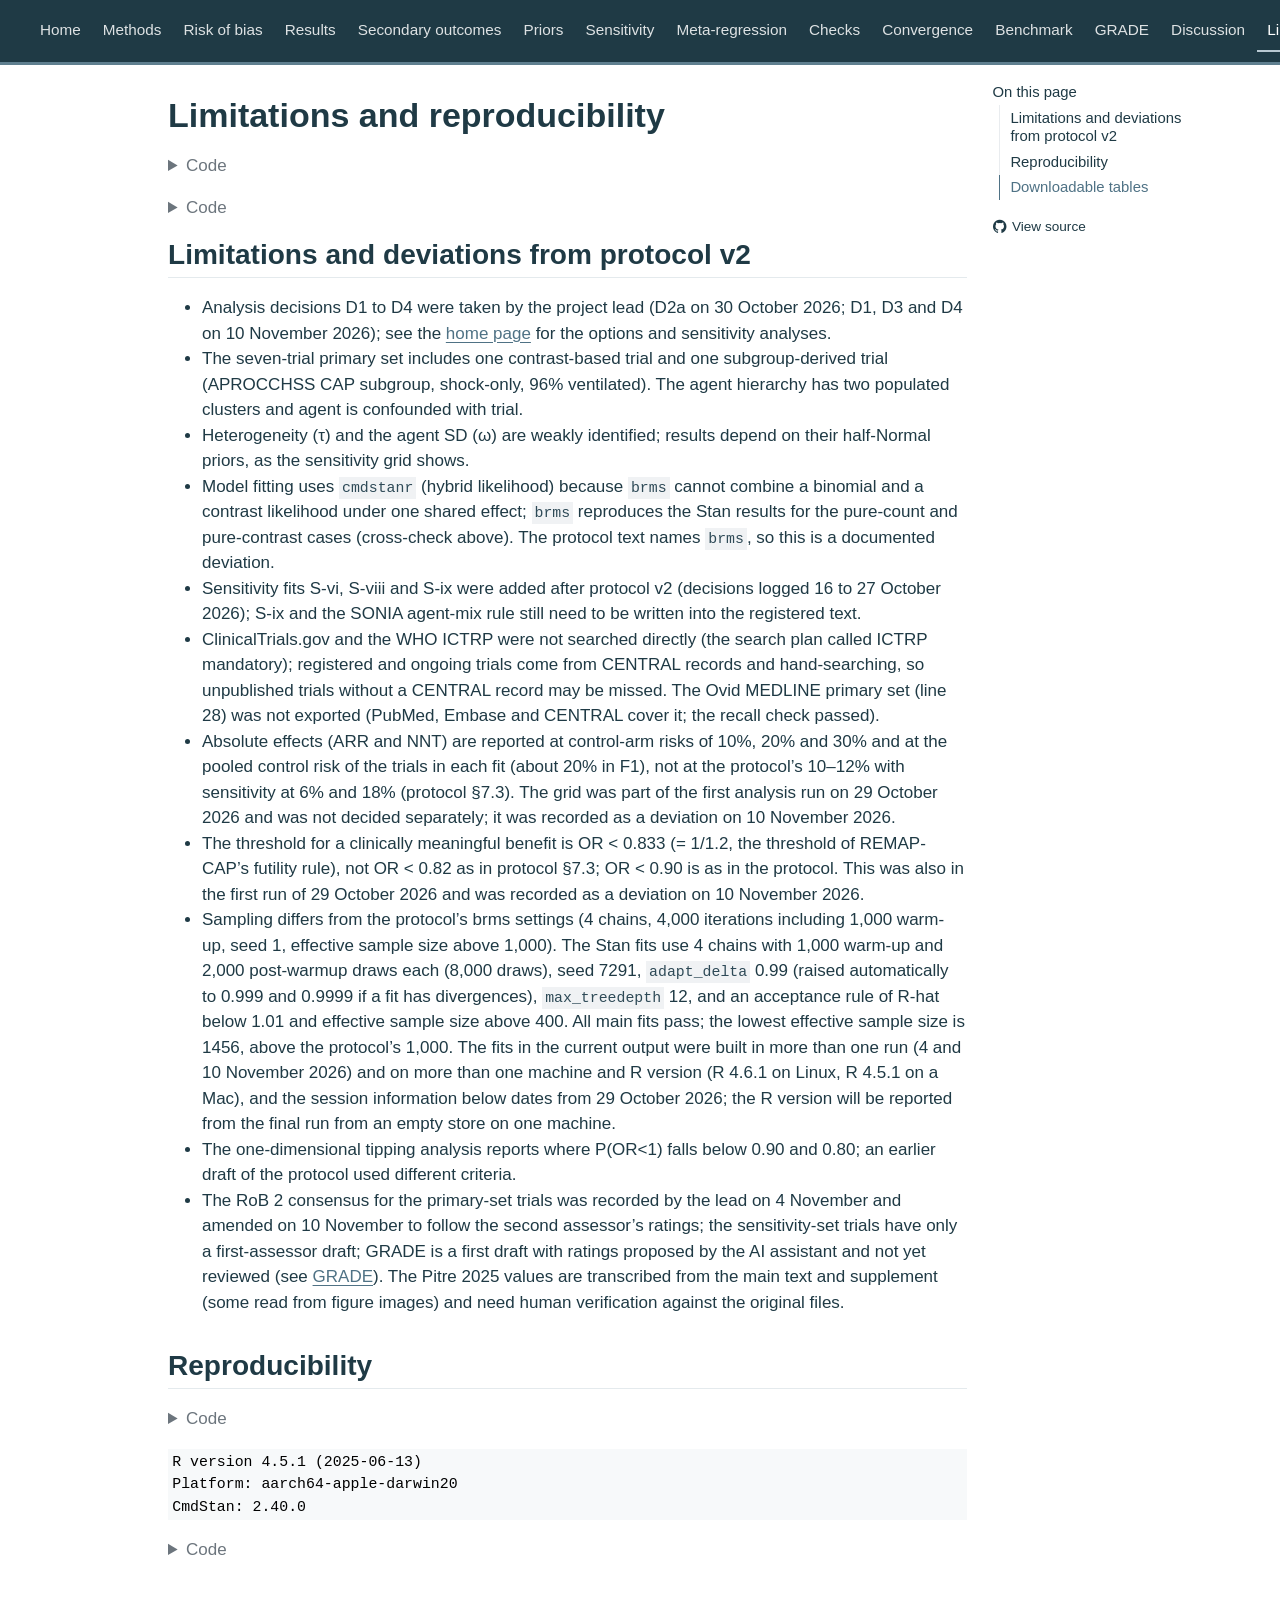
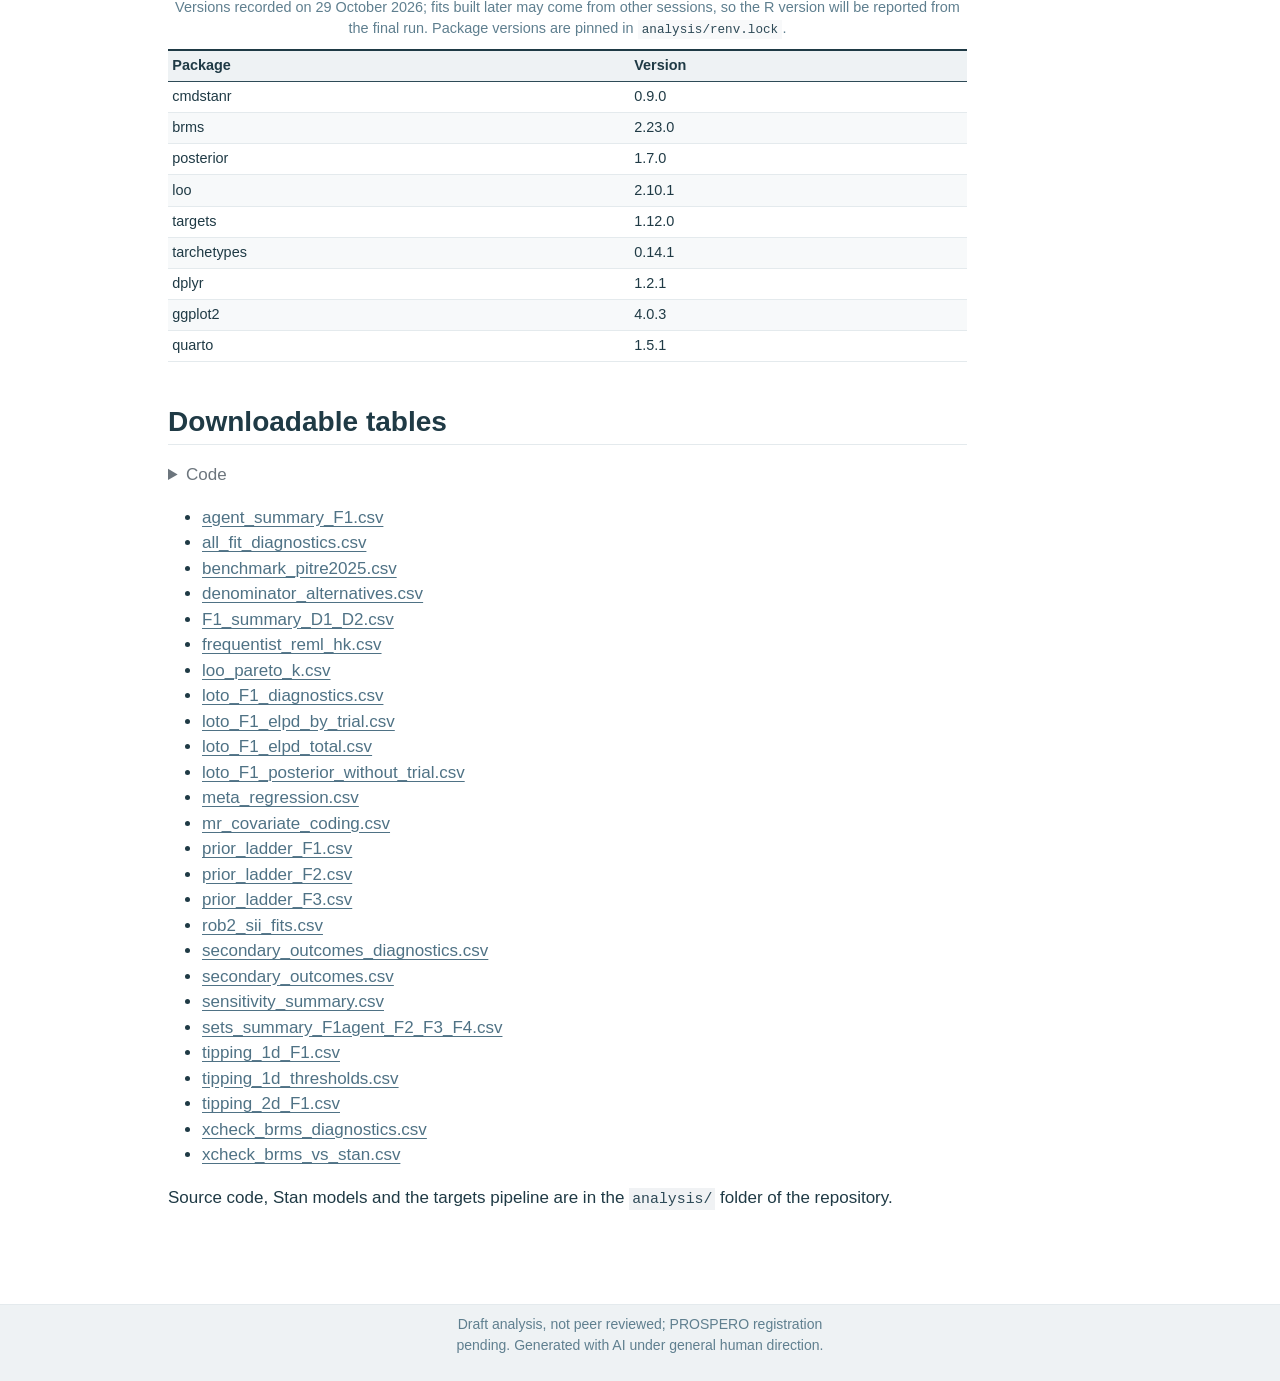
<file: docs/limitations.html>
<!DOCTYPE html>
<html xmlns="http://www.w3.org/1999/xhtml" lang="en" xml:lang="en"><head>

<meta charset="utf-8">
<meta name="generator" content="quarto-1.9.35">

<meta name="viewport" content="width=device-width, initial-scale=1.0, user-scalable=yes">


<title>Limitations and reproducibility – Corticosteroids in sCAP</title>
<style>
/* Default styles provided by pandoc.
** See https://pandoc.org/MANUAL.html#variables-for-html for config info.
*/
code{white-space: pre-wrap;}
span.smallcaps{font-variant: small-caps;}
div.columns{display: flex; gap: min(4vw, 1.5em);}
div.column{flex: auto; overflow-x: auto;}
div.hanging-indent{margin-left: 1.5em; text-indent: -1.5em;}
ul.task-list{list-style: none;}
ul.task-list li input[type="checkbox"] {
  width: 0.8em;
  margin: 0 0.8em 0.2em -1em; /* quarto-specific, see https://github.com/quarto-dev/quarto-cli/issues/4556 */ 
  vertical-align: middle;
}
/* CSS for syntax highlighting */
html { -webkit-text-size-adjust: 100%; }
pre > code.sourceCode { white-space: pre; position: relative; }
pre > code.sourceCode > span { display: inline-block; line-height: 1.25; }
pre > code.sourceCode > span:empty { height: 1.2em; }
.sourceCode { overflow: visible; }
code.sourceCode > span { color: inherit; text-decoration: inherit; }
div.sourceCode { margin: 1em 0; }
pre.sourceCode { margin: 0; }
@media screen {
div.sourceCode { overflow: auto; }
}
@media print {
pre > code.sourceCode { white-space: pre-wrap; }
pre > code.sourceCode > span { text-indent: -5em; padding-left: 5em; }
}
pre.numberSource code
  { counter-reset: source-line 0; }
pre.numberSource code > span
  { position: relative; left: -4em; counter-increment: source-line; }
pre.numberSource code > span > a:first-child::before
  { content: counter(source-line);
    position: relative; left: -1em; text-align: right; vertical-align: baseline;
    border: none; display: inline-block;
    -webkit-touch-callout: none; -webkit-user-select: none;
    -khtml-user-select: none; -moz-user-select: none;
    -ms-user-select: none; user-select: none;
    padding: 0 4px; width: 4em;
  }
pre.numberSource { margin-left: 3em;  padding-left: 4px; }
div.sourceCode
  {   }
@media screen {
pre > code.sourceCode > span > a:first-child::before { text-decoration: underline; }
}
</style>


<script src="site_libs/quarto-nav/quarto-nav.js"></script>
<script src="site_libs/quarto-nav/headroom.min.js"></script>
<script src="site_libs/clipboard/clipboard.min.js"></script>
<script src="site_libs/quarto-search/autocomplete.umd.js"></script>
<script src="site_libs/quarto-search/fuse.min.js"></script>
<script src="site_libs/quarto-search/quarto-search.js"></script>
<meta name="quarto:offset" content="./">
<script src="site_libs/quarto-html/quarto.js" type="module"></script>
<script src="site_libs/quarto-html/tabsets/tabsets.js" type="module"></script>
<script src="site_libs/quarto-html/popper.min.js"></script>
<script src="site_libs/quarto-html/tippy.umd.min.js"></script>
<script src="site_libs/quarto-html/anchor.min.js"></script>
<link href="site_libs/quarto-html/tippy.css" rel="stylesheet">
<link href="site_libs/quarto-html/quarto-syntax-highlighting-46f66b053e56abd73bb6e954d61a315b.css" rel="stylesheet" id="quarto-text-highlighting-styles">
<script src="site_libs/bootstrap/bootstrap.min.js"></script>
<link href="site_libs/bootstrap/bootstrap-icons.css" rel="stylesheet">
<link href="site_libs/bootstrap/bootstrap-a7745cbeffaa95b2c6d13ed910c9e09f.min.css" rel="stylesheet" append-hash="true" id="quarto-bootstrap" data-mode="light">
<script id="quarto-search-options" type="application/json">{
  "location": "navbar",
  "copy-button": false,
  "collapse-after": 3,
  "panel-placement": "end",
  "type": "overlay",
  "limit": 50,
  "keyboard-shortcut": [
    "f",
    "/",
    "s"
  ],
  "show-item-context": false,
  "language": {
    "search-no-results-text": "No results",
    "search-matching-documents-text": "matching documents",
    "search-copy-link-title": "Copy link to search",
    "search-hide-matches-text": "Hide additional matches",
    "search-more-match-text": "more match in this document",
    "search-more-matches-text": "more matches in this document",
    "search-clear-button-title": "Clear",
    "search-text-placeholder": "",
    "search-detached-cancel-button-title": "Cancel",
    "search-submit-button-title": "Submit",
    "search-label": "Search"
  }
}</script>


</head>

<body class="nav-fixed quarto-light">

<div id="quarto-search-results"></div>
  <header id="quarto-header" class="headroom fixed-top">
    <nav class="navbar navbar-expand-lg " data-bs-theme="dark">
      <div class="navbar-container container-fluid">
      <div class="navbar-brand-container mx-auto">
    <a class="navbar-brand" href="./index.html">
    <span class="navbar-title">Corticosteroids in sCAP</span>
    </a>
  </div>
            <div id="quarto-search" class="" title="Search"></div>
          <button class="navbar-toggler" type="button" data-bs-toggle="collapse" data-bs-target="#navbarCollapse" aria-controls="navbarCollapse" role="menu" aria-expanded="false" aria-label="Toggle navigation" onclick="if (window.quartoToggleHeadroom) { window.quartoToggleHeadroom(); }">
  <span class="navbar-toggler-icon"></span>
</button>
          <div class="collapse navbar-collapse" id="navbarCollapse">
            <ul class="navbar-nav navbar-nav-scroll me-auto">
  <li class="nav-item">
    <a class="nav-link" href="./index.html"> 
<span class="menu-text">Home</span></a>
  </li>  
  <li class="nav-item">
    <a class="nav-link" href="./methods.html"> 
<span class="menu-text">Methods</span></a>
  </li>  
  <li class="nav-item">
    <a class="nav-link" href="./risk_of_bias.html"> 
<span class="menu-text">Risk of bias</span></a>
  </li>  
  <li class="nav-item">
    <a class="nav-link" href="./results.html"> 
<span class="menu-text">Results</span></a>
  </li>  
  <li class="nav-item">
    <a class="nav-link" href="./secondary.html"> 
<span class="menu-text">Secondary outcomes</span></a>
  </li>  
  <li class="nav-item">
    <a class="nav-link" href="./priors.html"> 
<span class="menu-text">Priors</span></a>
  </li>  
  <li class="nav-item">
    <a class="nav-link" href="./sensitivity.html"> 
<span class="menu-text">Sensitivity</span></a>
  </li>  
  <li class="nav-item">
    <a class="nav-link" href="./metaregression.html"> 
<span class="menu-text">Meta-regression</span></a>
  </li>  
  <li class="nav-item">
    <a class="nav-link" href="./checks.html"> 
<span class="menu-text">Checks</span></a>
  </li>  
  <li class="nav-item">
    <a class="nav-link" href="./convergence.html"> 
<span class="menu-text">Convergence</span></a>
  </li>  
  <li class="nav-item">
    <a class="nav-link" href="./benchmark.html"> 
<span class="menu-text">Benchmark</span></a>
  </li>  
  <li class="nav-item">
    <a class="nav-link" href="./grade.html"> 
<span class="menu-text">GRADE</span></a>
  </li>  
  <li class="nav-item">
    <a class="nav-link" href="./discussion.html"> 
<span class="menu-text">Discussion</span></a>
  </li>  
  <li class="nav-item">
    <a class="nav-link active" href="./limitations.html" aria-current="page"> 
<span class="menu-text">Limitations</span></a>
  </li>  
</ul>
            <ul class="navbar-nav navbar-nav-scroll ms-auto">
  <li class="nav-item compact">
    <a class="nav-link" href="https://github.com/Russlewisbo/CAP-steroids"> <i class="bi bi-github" role="img" aria-label="GitHub repository">
</i> 
<span class="menu-text"></span></a>
  </li>  
</ul>
          </div> <!-- /navcollapse -->
            <div class="quarto-navbar-tools">
</div>
      </div> <!-- /container-fluid -->
    </nav>
</header>
<!-- content -->
<div id="quarto-content" class="quarto-container page-columns page-rows-contents page-layout-article page-navbar">
<!-- sidebar -->
<!-- margin-sidebar -->
    <div id="quarto-margin-sidebar" class="sidebar margin-sidebar">
        <nav id="TOC" role="doc-toc" class="toc-active">
    <h2 id="toc-title">On this page</h2>
   
  <ul>
  <li><a href="#limitations-and-deviations-from-protocol-v2" id="toc-limitations-and-deviations-from-protocol-v2" class="nav-link active" data-scroll-target="#limitations-and-deviations-from-protocol-v2">Limitations and deviations from protocol v2</a></li>
  <li><a href="#reproducibility" id="toc-reproducibility" class="nav-link" data-scroll-target="#reproducibility">Reproducibility</a></li>
  <li><a href="#downloadable-tables" id="toc-downloadable-tables" class="nav-link" data-scroll-target="#downloadable-tables">Downloadable tables</a></li>
  </ul>
<div class="toc-actions"><ul><li><a href="https://github.com/Russlewisbo/CAP-steroids/blob/main/limitations.qmd" class="toc-action"><i class="bi bi-github"></i>View source</a></li></ul></div></nav>
    </div>
<!-- main -->
<main class="content" id="quarto-document-content">

<header id="title-block-header" class="quarto-title-block default">
<div class="quarto-title">
<h1 class="title">Limitations and reproducibility</h1>
</div>



<div class="quarto-title-meta">

    
  
    
  </div>
  


</header>


<div class="cell">
<details class="code-fold">
<summary>Code</summary>
<div class="code-copy-outer-scaffold"><div class="sourceCode cell-code" id="cb1"><pre class="sourceCode r code-with-copy"><code class="sourceCode r"><span id="cb1-1"><a href="#cb1-1" aria-hidden="true" tabindex="-1"></a><span class="fu">library</span>(targets)</span>
<span id="cb1-2"><a href="#cb1-2" aria-hidden="true" tabindex="-1"></a><span class="fu">library</span>(knitr)</span></code></pre></div><button title="Copy to Clipboard" class="code-copy-button"><i class="bi"></i></button></div>
</details>
</div>
<div class="cell">
<details class="code-fold">
<summary>Code</summary>
<div class="code-copy-outer-scaffold"><div class="sourceCode cell-code" id="cb2"><pre class="sourceCode r code-with-copy"><code class="sourceCode r"><span id="cb2-1"><a href="#cb2-1" aria-hidden="true" tabindex="-1"></a>tab_files <span class="ot">&lt;-</span> <span class="fu">tar_read</span>(tables)</span>
<span id="cb2-2"><a href="#cb2-2" aria-hidden="true" tabindex="-1"></a>diag_all <span class="ot">&lt;-</span> <span class="fu">tar_read</span>(all_diagnostics)</span></code></pre></div><button title="Copy to Clipboard" class="code-copy-button"><i class="bi"></i></button></div>
</details>
</div>
<section id="limitations-and-deviations-from-protocol-v2" class="level2">
<h2 class="anchored" data-anchor-id="limitations-and-deviations-from-protocol-v2">Limitations and deviations from protocol v2</h2>
<ul>
<li>Analysis decisions D1 to D4 were taken by the project lead (D2a on 30 October 2026; D1, D3 and D4 on 10 November 2026); see the <a href="./index.html">home page</a> for the options and sensitivity analyses.</li>
<li>The seven-trial primary set includes one contrast-based trial and one subgroup-derived trial (APROCCHSS CAP subgroup, shock-only, 96% ventilated). The agent hierarchy has two populated clusters and agent is confounded with trial.</li>
<li>Heterogeneity (τ) and the agent SD (ω) are weakly identified; results depend on their half-Normal priors, as the sensitivity grid shows.</li>
<li>Model fitting uses <code>cmdstanr</code> (hybrid likelihood) because <code>brms</code> cannot combine a binomial and a contrast likelihood under one shared effect; <code>brms</code> reproduces the Stan results for the pure-count and pure-contrast cases (cross-check above). The protocol text names <code>brms</code>, so this is a documented deviation.</li>
<li>Sensitivity fits S-vi, S-viii and S-ix were added after protocol v2 (decisions logged 16 to 27 October 2026); S-ix and the SONIA agent-mix rule still need to be written into the registered text.</li>
<li>ClinicalTrials.gov and the WHO ICTRP were not searched directly (the search plan called ICTRP mandatory); registered and ongoing trials come from CENTRAL records and hand-searching, so unpublished trials without a CENTRAL record may be missed. The Ovid MEDLINE primary set (line 28) was not exported (PubMed, Embase and CENTRAL cover it; the recall check passed).</li>
<li>Absolute effects (ARR and NNT) are reported at control-arm risks of 10%, 20% and 30% and at the pooled control risk of the trials in each fit (about 20% in F1), not at the protocol’s 10–12% with sensitivity at 6% and 18% (protocol §7.3). The grid was part of the first analysis run on 29 October 2026 and was not decided separately; it was recorded as a deviation on 10 November 2026.</li>
<li>The threshold for a clinically meaningful benefit is OR &lt; 0.833 (= 1/1.2, the threshold of REMAP-CAP’s futility rule), not OR &lt; 0.82 as in protocol §7.3; OR &lt; 0.90 is as in the protocol. This was also in the first run of 29 October 2026 and was recorded as a deviation on 10 November 2026.</li>
<li>Sampling differs from the protocol’s brms settings (4 chains, 4,000 iterations including 1,000 warm-up, seed 1, effective sample size above 1,000). The Stan fits use 4 chains with 1,000 warm-up and 2,000 post-warmup draws each (8,000 draws), seed 7291, <code>adapt_delta</code> 0.99 (raised automatically to 0.999 and 0.9999 if a fit has divergences), <code>max_treedepth</code> 12, and an acceptance rule of R-hat below 1.01 and effective sample size above 400. All main fits pass; the lowest effective sample size is 1456, above the protocol’s 1,000. The fits in the current output were built in more than one run (4 and 10 November 2026) and on more than one machine and R version (R 4.6.1 on Linux, R 4.5.1 on a Mac), and the session information below dates from 29 October 2026; the R version will be reported from the final run from an empty store on one machine.</li>
<li>The one-dimensional tipping analysis reports where P(OR&lt;1) falls below 0.90 and 0.80; an earlier draft of the protocol used different criteria.</li>
<li>The RoB 2 consensus for the primary-set trials was recorded by the lead on 4 November and amended on 10 November to follow the second assessor’s ratings; the sensitivity-set trials have only a first-assessor draft; GRADE is a first draft with ratings proposed by the AI assistant and not yet reviewed (see <a href="./grade.html">GRADE</a>). The Pitre 2025 values are transcribed from the main text and supplement (some read from figure images) and need human verification against the original files.</li>
</ul>
</section>
<section id="reproducibility" class="level2">
<h2 class="anchored" data-anchor-id="reproducibility">Reproducibility</h2>
<div class="cell">
<details class="code-fold">
<summary>Code</summary>
<div class="code-copy-outer-scaffold"><div class="sourceCode cell-code" id="cb3"><pre class="sourceCode r code-with-copy"><code class="sourceCode r"><span id="cb3-1"><a href="#cb3-1" aria-hidden="true" tabindex="-1"></a>si <span class="ot">&lt;-</span> <span class="fu">tar_read</span>(session_info)</span>
<span id="cb3-2"><a href="#cb3-2" aria-hidden="true" tabindex="-1"></a><span class="fu">cat</span>(si<span class="sc">$</span>r, <span class="st">"</span><span class="sc">\n</span><span class="st">Platform:"</span>, si<span class="sc">$</span>platform, <span class="st">"</span><span class="sc">\n</span><span class="st">CmdStan:"</span>, si<span class="sc">$</span>cmdstan, <span class="st">"</span><span class="sc">\n</span><span class="st">"</span>)</span></code></pre></div><button title="Copy to Clipboard" class="code-copy-button"><i class="bi"></i></button></div>
</details>
<div class="cell-output cell-output-stdout">
<pre><code>R version 4.5.1 (2025-06-13) 
Platform: aarch64-apple-darwin20 
CmdStan: 2.40.0 </code></pre>
</div>
<details class="code-fold">
<summary>Code</summary>
<div class="code-copy-outer-scaffold"><div class="sourceCode cell-code" id="cb5"><pre class="sourceCode r code-with-copy"><code class="sourceCode r"><span id="cb5-1"><a href="#cb5-1" aria-hidden="true" tabindex="-1"></a><span class="fu">kable</span>(<span class="fu">data.frame</span>(<span class="at">Package =</span> <span class="fu">names</span>(si<span class="sc">$</span>pkgs), <span class="at">Version =</span> <span class="fu">unname</span>(si<span class="sc">$</span>pkgs)),</span>
<span id="cb5-2"><a href="#cb5-2" aria-hidden="true" tabindex="-1"></a>      <span class="at">caption =</span> <span class="st">"Versions recorded on 29 October 2026; fits built later may come from other sessions, so the R version will be reported from the final run. Package versions are pinned in `analysis/renv.lock`."</span>)</span></code></pre></div><button title="Copy to Clipboard" class="code-copy-button"><i class="bi"></i></button></div>
</details>
<div class="cell-output-display">
<table class="caption-top table table-sm table-striped small">
<caption>Versions recorded on 29 October 2026; fits built later may come from other sessions, so the R version will be reported from the final run. Package versions are pinned in <code>analysis/renv.lock</code>.</caption>
<thead>
<tr class="header">
<th style="text-align: left;">Package</th>
<th style="text-align: left;">Version</th>
</tr>
</thead>
<tbody>
<tr class="odd">
<td style="text-align: left;">cmdstanr</td>
<td style="text-align: left;">0.9.0</td>
</tr>
<tr class="even">
<td style="text-align: left;">brms</td>
<td style="text-align: left;">2.23.0</td>
</tr>
<tr class="odd">
<td style="text-align: left;">posterior</td>
<td style="text-align: left;">1.7.0</td>
</tr>
<tr class="even">
<td style="text-align: left;">loo</td>
<td style="text-align: left;">2.10.1</td>
</tr>
<tr class="odd">
<td style="text-align: left;">targets</td>
<td style="text-align: left;">1.12.0</td>
</tr>
<tr class="even">
<td style="text-align: left;">tarchetypes</td>
<td style="text-align: left;">0.14.1</td>
</tr>
<tr class="odd">
<td style="text-align: left;">dplyr</td>
<td style="text-align: left;">1.2.1</td>
</tr>
<tr class="even">
<td style="text-align: left;">ggplot2</td>
<td style="text-align: left;">4.0.3</td>
</tr>
<tr class="odd">
<td style="text-align: left;">quarto</td>
<td style="text-align: left;">1.5.1</td>
</tr>
</tbody>
</table>
</div>
</div>
</section>
<section id="downloadable-tables" class="level2">
<h2 class="anchored" data-anchor-id="downloadable-tables">Downloadable tables</h2>
<details class="code-fold">
<summary>Code</summary>
<div class="code-copy-outer-scaffold"><div class="sourceCode cell-code" id="cb6"><pre class="sourceCode r code-with-copy"><code class="sourceCode r"><span id="cb6-1"><a href="#cb6-1" aria-hidden="true" tabindex="-1"></a><span class="fu">cat</span>(<span class="fu">sprintf</span>(<span class="st">"* [%s](%s)"</span>, <span class="fu">basename</span>(tab_files), tab_files), <span class="at">sep =</span> <span class="st">"</span><span class="sc">\n</span><span class="st">"</span>)</span></code></pre></div><button title="Copy to Clipboard" class="code-copy-button"><i class="bi"></i></button></div>
</details>
<ul>
<li><a href="output/tables//agent_summary_F1.csv">agent_summary_F1.csv</a></li>
<li><a href="output/tables//all_fit_diagnostics.csv">all_fit_diagnostics.csv</a></li>
<li><a href="output/tables//benchmark_pitre2025.csv">benchmark_pitre2025.csv</a></li>
<li><a href="output/tables//denominator_alternatives.csv">denominator_alternatives.csv</a></li>
<li><a href="output/tables//F1_summary_D1_D2.csv">F1_summary_D1_D2.csv</a></li>
<li><a href="output/tables//frequentist_reml_hk.csv">frequentist_reml_hk.csv</a></li>
<li><a href="output/tables//loo_pareto_k.csv">loo_pareto_k.csv</a></li>
<li><a href="output/tables//loto_F1_diagnostics.csv">loto_F1_diagnostics.csv</a></li>
<li><a href="output/tables//loto_F1_elpd_by_trial.csv">loto_F1_elpd_by_trial.csv</a></li>
<li><a href="output/tables//loto_F1_elpd_total.csv">loto_F1_elpd_total.csv</a></li>
<li><a href="output/tables//loto_F1_posterior_without_trial.csv">loto_F1_posterior_without_trial.csv</a></li>
<li><a href="output/tables//meta_regression.csv">meta_regression.csv</a></li>
<li><a href="output/tables//mr_covariate_coding.csv">mr_covariate_coding.csv</a></li>
<li><a href="output/tables//prior_ladder_F1.csv">prior_ladder_F1.csv</a></li>
<li><a href="output/tables//prior_ladder_F2.csv">prior_ladder_F2.csv</a></li>
<li><a href="output/tables//prior_ladder_F3.csv">prior_ladder_F3.csv</a></li>
<li><a href="output/tables//rob2_sii_fits.csv">rob2_sii_fits.csv</a></li>
<li><a href="output/tables//secondary_outcomes_diagnostics.csv">secondary_outcomes_diagnostics.csv</a></li>
<li><a href="output/tables//secondary_outcomes.csv">secondary_outcomes.csv</a></li>
<li><a href="output/tables//sensitivity_summary.csv">sensitivity_summary.csv</a></li>
<li><a href="output/tables//sets_summary_F1agent_F2_F3_F4.csv">sets_summary_F1agent_F2_F3_F4.csv</a></li>
<li><a href="output/tables//tipping_1d_F1.csv">tipping_1d_F1.csv</a></li>
<li><a href="output/tables//tipping_1d_thresholds.csv">tipping_1d_thresholds.csv</a></li>
<li><a href="output/tables//tipping_2d_F1.csv">tipping_2d_F1.csv</a></li>
<li><a href="output/tables//xcheck_brms_diagnostics.csv">xcheck_brms_diagnostics.csv</a></li>
<li><a href="output/tables//xcheck_brms_vs_stan.csv">xcheck_brms_vs_stan.csv</a></li>
</ul>
<p>Source code, Stan models and the targets pipeline are in the <code>analysis/</code> folder of the repository.</p>


</section>

</main> <!-- /main -->
<script id="quarto-html-after-body" type="application/javascript">
  window.document.addEventListener("DOMContentLoaded", function (event) {
    const icon = "";
    const anchorJS = new window.AnchorJS();
    anchorJS.options = {
      placement: 'right',
      icon: icon
    };
    anchorJS.add('.anchored');
    const isCodeAnnotation = (el) => {
      for (const clz of el.classList) {
        if (clz.startsWith('code-annotation-')) {                     
          return true;
        }
      }
      return false;
    }
    const onCopySuccess = function(e) {
      // button target
      const button = e.trigger;
      // don't keep focus
      button.blur();
      // flash "checked"
      button.classList.add('code-copy-button-checked');
      var currentTitle = button.getAttribute("title");
      button.setAttribute("title", "Copied!");
      let tooltip;
      if (window.bootstrap) {
        button.setAttribute("data-bs-toggle", "tooltip");
        button.setAttribute("data-bs-placement", "left");
        button.setAttribute("data-bs-title", "Copied!");
        tooltip = new bootstrap.Tooltip(button, 
          { trigger: "manual", 
            customClass: "code-copy-button-tooltip",
            offset: [0, -8]});
        tooltip.show();    
      }
      setTimeout(function() {
        if (tooltip) {
          tooltip.hide();
          button.removeAttribute("data-bs-title");
          button.removeAttribute("data-bs-toggle");
          button.removeAttribute("data-bs-placement");
        }
        button.setAttribute("title", currentTitle);
        button.classList.remove('code-copy-button-checked');
      }, 1000);
      // clear code selection
      e.clearSelection();
    }
    const getTextToCopy = function(trigger) {
      const outerScaffold = trigger.parentElement.cloneNode(true);
      const codeEl = outerScaffold.querySelector('code');
      for (const childEl of codeEl.children) {
        if (isCodeAnnotation(childEl)) {
          childEl.remove();
        }
      }
      return codeEl.innerText;
    }
    const clipboard = new window.ClipboardJS('.code-copy-button:not([data-in-quarto-modal])', {
      text: getTextToCopy
    });
    clipboard.on('success', onCopySuccess);
    if (window.document.getElementById('quarto-embedded-source-code-modal')) {
      const clipboardModal = new window.ClipboardJS('.code-copy-button[data-in-quarto-modal]', {
        text: getTextToCopy,
        container: window.document.getElementById('quarto-embedded-source-code-modal')
      });
      clipboardModal.on('success', onCopySuccess);
    }
      var localhostRegex = new RegExp(/^(?:http|https):\/\/localhost\:?[0-9]*\//);
      var mailtoRegex = new RegExp(/^mailto:/);
        var filterRegex = new RegExp("https:\/\/russlewisbo\.github\.io\/CAP-steroids\/");
      var isInternal = (href) => {
          return filterRegex.test(href) || localhostRegex.test(href) || mailtoRegex.test(href);
      }
      // Inspect non-navigation links and adorn them if external
     var links = window.document.querySelectorAll('a[href]:not(.nav-link):not(.navbar-brand):not(.toc-action):not(.sidebar-link):not(.sidebar-item-toggle):not(.pagination-link):not(.no-external):not([aria-hidden]):not(.dropdown-item):not(.quarto-navigation-tool):not(.about-link)');
      for (var i=0; i<links.length; i++) {
        const link = links[i];
        if (!isInternal(link.href)) {
          // undo the damage that might have been done by quarto-nav.js in the case of
          // links that we want to consider external
          if (link.dataset.originalHref !== undefined) {
            link.href = link.dataset.originalHref;
          }
        }
      }
    function tippyHover(el, contentFn, onTriggerFn, onUntriggerFn) {
      const config = {
        allowHTML: true,
        maxWidth: 500,
        delay: 100,
        arrow: false,
        appendTo: function(el) {
            return el.parentElement;
        },
        interactive: true,
        interactiveBorder: 10,
        theme: 'quarto',
        placement: 'bottom-start',
      };
      if (contentFn) {
        config.content = contentFn;
      }
      if (onTriggerFn) {
        config.onTrigger = onTriggerFn;
      }
      if (onUntriggerFn) {
        config.onUntrigger = onUntriggerFn;
      }
      window.tippy(el, config); 
    }
    const noterefs = window.document.querySelectorAll('a[role="doc-noteref"]');
    for (var i=0; i<noterefs.length; i++) {
      const ref = noterefs[i];
      tippyHover(ref, function() {
        // use id or data attribute instead here
        let href = ref.getAttribute('data-footnote-href') || ref.getAttribute('href');
        try { href = new URL(href).hash; } catch {}
        const id = href.replace(/^#\/?/, "");
        const note = window.document.getElementById(id);
        if (note) {
          return note.innerHTML;
        } else {
          return "";
        }
      });
    }
    const xrefs = window.document.querySelectorAll('a.quarto-xref');
    const processXRef = (id, note) => {
      // Strip column container classes
      const stripColumnClz = (el) => {
        el.classList.remove("page-full", "page-columns");
        if (el.children) {
          for (const child of el.children) {
            stripColumnClz(child);
          }
        }
      }
      stripColumnClz(note)
      if (id === null || id.startsWith('sec-')) {
        // Special case sections, only their first couple elements
        const container = document.createElement("div");
        if (note.children && note.children.length > 2) {
          container.appendChild(note.children[0].cloneNode(true));
          for (let i = 1; i < note.children.length; i++) {
            const child = note.children[i];
            if (child.tagName === "P" && child.innerText === "") {
              continue;
            } else {
              container.appendChild(child.cloneNode(true));
              break;
            }
          }
          if (window.Quarto?.typesetMath) {
            window.Quarto.typesetMath(container);
          }
          return container.innerHTML
        } else {
          if (window.Quarto?.typesetMath) {
            window.Quarto.typesetMath(note);
          }
          return note.innerHTML;
        }
      } else {
        // Remove any anchor links if they are present
        const anchorLink = note.querySelector('a.anchorjs-link');
        if (anchorLink) {
          anchorLink.remove();
        }
        if (window.Quarto?.typesetMath) {
          window.Quarto.typesetMath(note);
        }
        if (note.classList.contains("callout")) {
          return note.outerHTML;
        } else {
          return note.innerHTML;
        }
      }
    }
    for (var i=0; i<xrefs.length; i++) {
      const xref = xrefs[i];
      tippyHover(xref, undefined, function(instance) {
        instance.disable();
        let url = xref.getAttribute('href');
        let hash = undefined; 
        if (url.startsWith('#')) {
          hash = url;
        } else {
          try { hash = new URL(url).hash; } catch {}
        }
        if (hash) {
          const id = hash.replace(/^#\/?/, "");
          const note = window.document.getElementById(id);
          if (note !== null) {
            try {
              const html = processXRef(id, note.cloneNode(true));
              instance.setContent(html);
            } finally {
              instance.enable();
              instance.show();
            }
          } else {
            // See if we can fetch this
            fetch(url.split('#')[0])
            .then(res => res.text())
            .then(html => {
              const parser = new DOMParser();
              const htmlDoc = parser.parseFromString(html, "text/html");
              const note = htmlDoc.getElementById(id);
              if (note !== null) {
                const html = processXRef(id, note);
                instance.setContent(html);
              } 
            }).finally(() => {
              instance.enable();
              instance.show();
            });
          }
        } else {
          // See if we can fetch a full url (with no hash to target)
          // This is a special case and we should probably do some content thinning / targeting
          fetch(url)
          .then(res => res.text())
          .then(html => {
            const parser = new DOMParser();
            const htmlDoc = parser.parseFromString(html, "text/html");
            const note = htmlDoc.querySelector('main.content');
            if (note !== null) {
              // This should only happen for chapter cross references
              // (since there is no id in the URL)
              // remove the first header
              if (note.children.length > 0 && note.children[0].tagName === "HEADER") {
                note.children[0].remove();
              }
              const html = processXRef(null, note);
              instance.setContent(html);
            } 
          }).finally(() => {
            instance.enable();
            instance.show();
          });
        }
      }, function(instance) {
      });
    }
        let selectedAnnoteEl;
        const selectorForAnnotation = ( cell, annotation) => {
          let cellAttr = 'data-code-cell="' + cell + '"';
          let lineAttr = 'data-code-annotation="' +  annotation + '"';
          const selector = 'span[' + cellAttr + '][' + lineAttr + ']';
          return selector;
        }
        const selectCodeLines = (annoteEl) => {
          const doc = window.document;
          const targetCell = annoteEl.getAttribute("data-target-cell");
          const targetAnnotation = annoteEl.getAttribute("data-target-annotation");
          const annoteSpan = window.document.querySelector(selectorForAnnotation(targetCell, targetAnnotation));
          const lines = annoteSpan.getAttribute("data-code-lines").split(",");
          const lineIds = lines.map((line) => {
            return targetCell + "-" + line;
          })
          let top = null;
          let height = null;
          let parent = null;
          if (lineIds.length > 0) {
              //compute the position of the single el (top and bottom and make a div)
              const el = window.document.getElementById(lineIds[0]);
              top = el.offsetTop;
              height = el.offsetHeight;
              parent = el.parentElement.parentElement;
            if (lineIds.length > 1) {
              const lastEl = window.document.getElementById(lineIds[lineIds.length - 1]);
              const bottom = lastEl.offsetTop + lastEl.offsetHeight;
              height = bottom - top;
            }
            if (top !== null && height !== null && parent !== null) {
              // cook up a div (if necessary) and position it 
              let div = window.document.getElementById("code-annotation-line-highlight");
              if (div === null) {
                div = window.document.createElement("div");
                div.setAttribute("id", "code-annotation-line-highlight");
                div.style.position = 'absolute';
                parent.appendChild(div);
              }
              div.style.top = top - 2 + "px";
              div.style.height = height + 4 + "px";
              div.style.left = 0;
              let gutterDiv = window.document.getElementById("code-annotation-line-highlight-gutter");
              if (gutterDiv === null) {
                gutterDiv = window.document.createElement("div");
                gutterDiv.setAttribute("id", "code-annotation-line-highlight-gutter");
                gutterDiv.style.position = 'absolute';
                const codeCell = window.document.getElementById(targetCell);
                const gutter = codeCell.querySelector('.code-annotation-gutter');
                gutter.appendChild(gutterDiv);
              }
              gutterDiv.style.top = top - 2 + "px";
              gutterDiv.style.height = height + 4 + "px";
            }
            selectedAnnoteEl = annoteEl;
          }
        };
        const unselectCodeLines = () => {
          const elementsIds = ["code-annotation-line-highlight", "code-annotation-line-highlight-gutter"];
          elementsIds.forEach((elId) => {
            const div = window.document.getElementById(elId);
            if (div) {
              div.remove();
            }
          });
          selectedAnnoteEl = undefined;
        };
          // Handle positioning of the toggle
      window.addEventListener(
        "resize",
        throttle(() => {
          elRect = undefined;
          if (selectedAnnoteEl) {
            selectCodeLines(selectedAnnoteEl);
          }
        }, 10)
      );
      function throttle(fn, ms) {
      let throttle = false;
      let timer;
        return (...args) => {
          if(!throttle) { // first call gets through
              fn.apply(this, args);
              throttle = true;
          } else { // all the others get throttled
              if(timer) clearTimeout(timer); // cancel #2
              timer = setTimeout(() => {
                fn.apply(this, args);
                timer = throttle = false;
              }, ms);
          }
        };
      }
        // Attach click handler to the DT
        const annoteDls = window.document.querySelectorAll('dt[data-target-cell]');
        for (const annoteDlNode of annoteDls) {
          annoteDlNode.addEventListener('click', (event) => {
            const clickedEl = event.target;
            if (clickedEl !== selectedAnnoteEl) {
              unselectCodeLines();
              const activeEl = window.document.querySelector('dt[data-target-cell].code-annotation-active');
              if (activeEl) {
                activeEl.classList.remove('code-annotation-active');
              }
              selectCodeLines(clickedEl);
              clickedEl.classList.add('code-annotation-active');
            } else {
              // Unselect the line
              unselectCodeLines();
              clickedEl.classList.remove('code-annotation-active');
            }
          });
        }
    const findCites = (el) => {
      const parentEl = el.parentElement;
      if (parentEl) {
        const cites = parentEl.dataset.cites;
        if (cites) {
          return {
            el,
            cites: cites.split(' ')
          };
        } else {
          return findCites(el.parentElement)
        }
      } else {
        return undefined;
      }
    };
    var bibliorefs = window.document.querySelectorAll('a[role="doc-biblioref"]');
    for (var i=0; i<bibliorefs.length; i++) {
      const ref = bibliorefs[i];
      const citeInfo = findCites(ref);
      if (citeInfo) {
        tippyHover(citeInfo.el, function() {
          var popup = window.document.createElement('div');
          citeInfo.cites.forEach(function(cite) {
            var citeDiv = window.document.createElement('div');
            citeDiv.classList.add('hanging-indent');
            citeDiv.classList.add('csl-entry');
            var biblioDiv = window.document.getElementById('ref-' + cite);
            if (biblioDiv) {
              citeDiv.innerHTML = biblioDiv.innerHTML;
            }
            popup.appendChild(citeDiv);
          });
          return popup.innerHTML;
        });
      }
    }
  });
  </script>
</div> <!-- /content -->
<footer class="footer">
  <div class="nav-footer">
    <div class="nav-footer-left">
      &nbsp;
    </div>   
    <div class="nav-footer-center">
<p>Draft analysis, not peer reviewed; PROSPERO registration pending. Generated with AI under general human direction.</p>
<div class="toc-actions d-sm-block d-md-none"><ul><li><a href="https://github.com/Russlewisbo/CAP-steroids/blob/main/limitations.qmd" class="toc-action"><i class="bi bi-github"></i>View source</a></li></ul></div></div>
    <div class="nav-footer-right">
      &nbsp;
    </div>
  </div>
</footer>




</body></html>
</file>
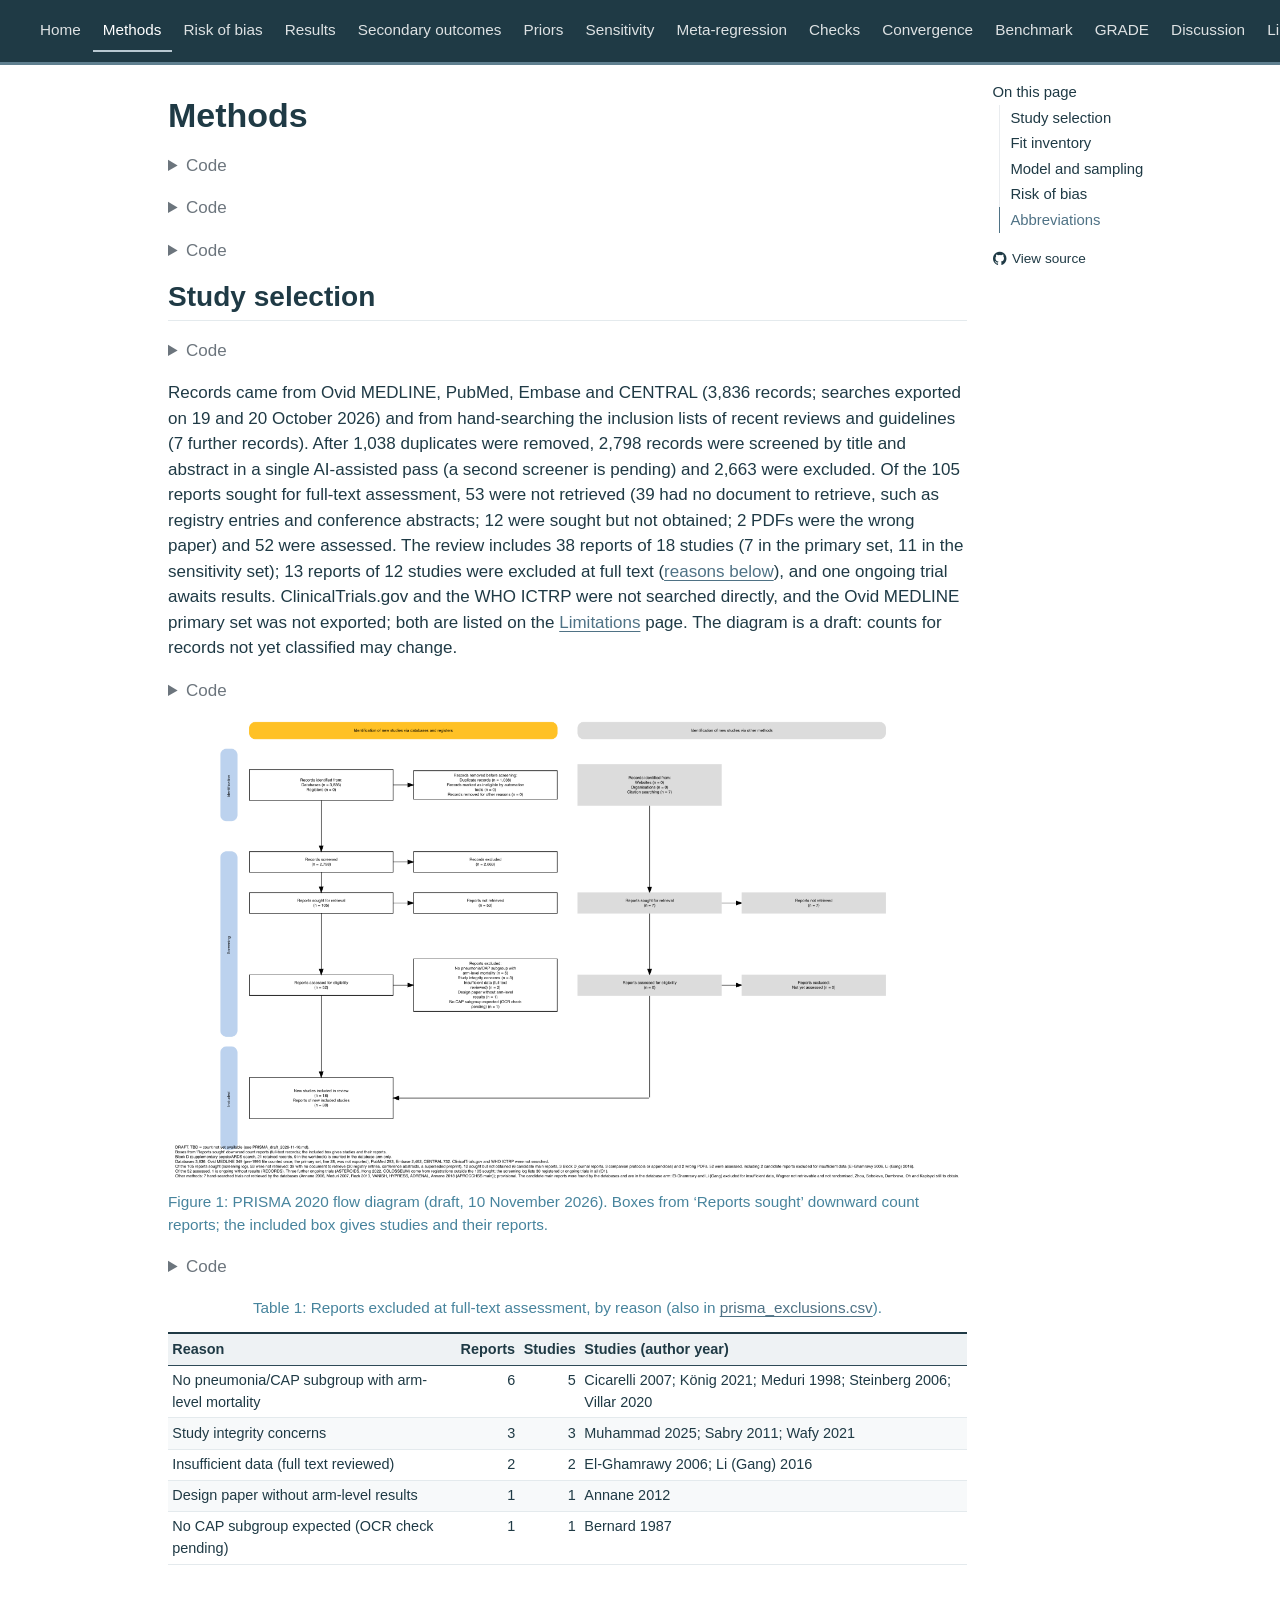
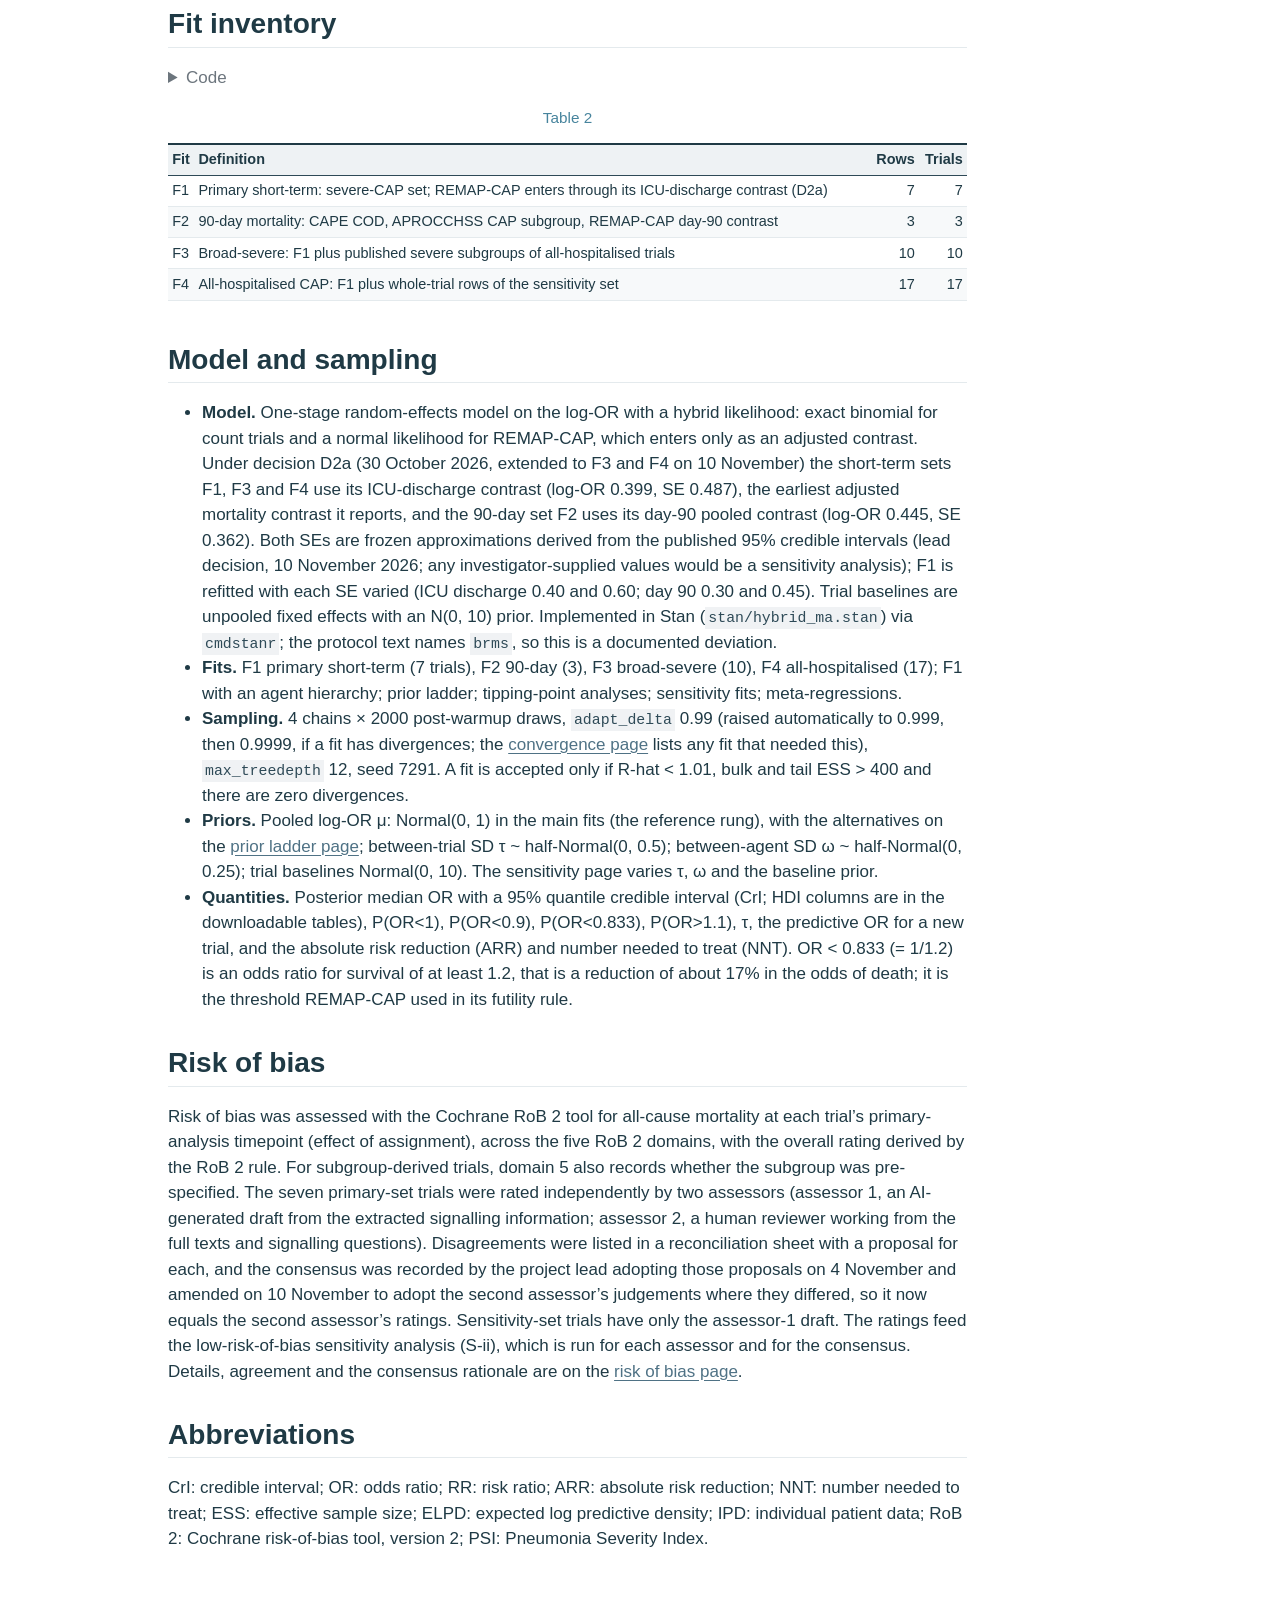
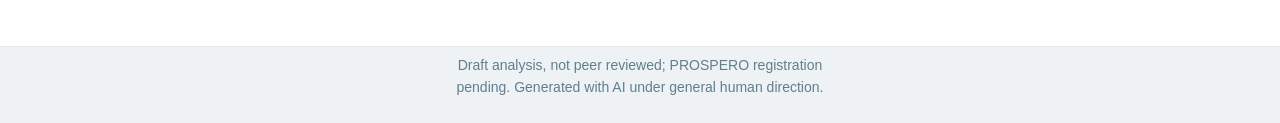
<file: docs/methods.html>
<!DOCTYPE html>
<html xmlns="http://www.w3.org/1999/xhtml" lang="en" xml:lang="en"><head>

<meta charset="utf-8">
<meta name="generator" content="quarto-1.9.35">

<meta name="viewport" content="width=device-width, initial-scale=1.0, user-scalable=yes">


<title>Methods – Corticosteroids in sCAP</title>
<style>
/* Default styles provided by pandoc.
** See https://pandoc.org/MANUAL.html#variables-for-html for config info.
*/
code{white-space: pre-wrap;}
span.smallcaps{font-variant: small-caps;}
div.columns{display: flex; gap: min(4vw, 1.5em);}
div.column{flex: auto; overflow-x: auto;}
div.hanging-indent{margin-left: 1.5em; text-indent: -1.5em;}
ul.task-list{list-style: none;}
ul.task-list li input[type="checkbox"] {
  width: 0.8em;
  margin: 0 0.8em 0.2em -1em; /* quarto-specific, see https://github.com/quarto-dev/quarto-cli/issues/4556 */ 
  vertical-align: middle;
}
/* CSS for syntax highlighting */
html { -webkit-text-size-adjust: 100%; }
pre > code.sourceCode { white-space: pre; position: relative; }
pre > code.sourceCode > span { display: inline-block; line-height: 1.25; }
pre > code.sourceCode > span:empty { height: 1.2em; }
.sourceCode { overflow: visible; }
code.sourceCode > span { color: inherit; text-decoration: inherit; }
div.sourceCode { margin: 1em 0; }
pre.sourceCode { margin: 0; }
@media screen {
div.sourceCode { overflow: auto; }
}
@media print {
pre > code.sourceCode { white-space: pre-wrap; }
pre > code.sourceCode > span { text-indent: -5em; padding-left: 5em; }
}
pre.numberSource code
  { counter-reset: source-line 0; }
pre.numberSource code > span
  { position: relative; left: -4em; counter-increment: source-line; }
pre.numberSource code > span > a:first-child::before
  { content: counter(source-line);
    position: relative; left: -1em; text-align: right; vertical-align: baseline;
    border: none; display: inline-block;
    -webkit-touch-callout: none; -webkit-user-select: none;
    -khtml-user-select: none; -moz-user-select: none;
    -ms-user-select: none; user-select: none;
    padding: 0 4px; width: 4em;
  }
pre.numberSource { margin-left: 3em;  padding-left: 4px; }
div.sourceCode
  {   }
@media screen {
pre > code.sourceCode > span > a:first-child::before { text-decoration: underline; }
}
</style>


<script src="site_libs/quarto-nav/quarto-nav.js"></script>
<script src="site_libs/quarto-nav/headroom.min.js"></script>
<script src="site_libs/clipboard/clipboard.min.js"></script>
<script src="site_libs/quarto-search/autocomplete.umd.js"></script>
<script src="site_libs/quarto-search/fuse.min.js"></script>
<script src="site_libs/quarto-search/quarto-search.js"></script>
<meta name="quarto:offset" content="./">
<script src="site_libs/quarto-html/quarto.js" type="module"></script>
<script src="site_libs/quarto-html/tabsets/tabsets.js" type="module"></script>
<script src="site_libs/quarto-html/popper.min.js"></script>
<script src="site_libs/quarto-html/tippy.umd.min.js"></script>
<script src="site_libs/quarto-html/anchor.min.js"></script>
<link href="site_libs/quarto-html/tippy.css" rel="stylesheet">
<link href="site_libs/quarto-html/quarto-syntax-highlighting-46f66b053e56abd73bb6e954d61a315b.css" rel="stylesheet" id="quarto-text-highlighting-styles">
<script src="site_libs/bootstrap/bootstrap.min.js"></script>
<link href="site_libs/bootstrap/bootstrap-icons.css" rel="stylesheet">
<link href="site_libs/bootstrap/bootstrap-a7745cbeffaa95b2c6d13ed910c9e09f.min.css" rel="stylesheet" append-hash="true" id="quarto-bootstrap" data-mode="light">
<script id="quarto-search-options" type="application/json">{
  "location": "navbar",
  "copy-button": false,
  "collapse-after": 3,
  "panel-placement": "end",
  "type": "overlay",
  "limit": 50,
  "keyboard-shortcut": [
    "f",
    "/",
    "s"
  ],
  "show-item-context": false,
  "language": {
    "search-no-results-text": "No results",
    "search-matching-documents-text": "matching documents",
    "search-copy-link-title": "Copy link to search",
    "search-hide-matches-text": "Hide additional matches",
    "search-more-match-text": "more match in this document",
    "search-more-matches-text": "more matches in this document",
    "search-clear-button-title": "Clear",
    "search-text-placeholder": "",
    "search-detached-cancel-button-title": "Cancel",
    "search-submit-button-title": "Submit",
    "search-label": "Search"
  }
}</script>


</head>

<body class="nav-fixed quarto-light">

<div id="quarto-search-results"></div>
  <header id="quarto-header" class="headroom fixed-top">
    <nav class="navbar navbar-expand-lg " data-bs-theme="dark">
      <div class="navbar-container container-fluid">
      <div class="navbar-brand-container mx-auto">
    <a class="navbar-brand" href="./index.html">
    <span class="navbar-title">Corticosteroids in sCAP</span>
    </a>
  </div>
            <div id="quarto-search" class="" title="Search"></div>
          <button class="navbar-toggler" type="button" data-bs-toggle="collapse" data-bs-target="#navbarCollapse" aria-controls="navbarCollapse" role="menu" aria-expanded="false" aria-label="Toggle navigation" onclick="if (window.quartoToggleHeadroom) { window.quartoToggleHeadroom(); }">
  <span class="navbar-toggler-icon"></span>
</button>
          <div class="collapse navbar-collapse" id="navbarCollapse">
            <ul class="navbar-nav navbar-nav-scroll me-auto">
  <li class="nav-item">
    <a class="nav-link" href="./index.html"> 
<span class="menu-text">Home</span></a>
  </li>  
  <li class="nav-item">
    <a class="nav-link active" href="./methods.html" aria-current="page"> 
<span class="menu-text">Methods</span></a>
  </li>  
  <li class="nav-item">
    <a class="nav-link" href="./risk_of_bias.html"> 
<span class="menu-text">Risk of bias</span></a>
  </li>  
  <li class="nav-item">
    <a class="nav-link" href="./results.html"> 
<span class="menu-text">Results</span></a>
  </li>  
  <li class="nav-item">
    <a class="nav-link" href="./secondary.html"> 
<span class="menu-text">Secondary outcomes</span></a>
  </li>  
  <li class="nav-item">
    <a class="nav-link" href="./priors.html"> 
<span class="menu-text">Priors</span></a>
  </li>  
  <li class="nav-item">
    <a class="nav-link" href="./sensitivity.html"> 
<span class="menu-text">Sensitivity</span></a>
  </li>  
  <li class="nav-item">
    <a class="nav-link" href="./metaregression.html"> 
<span class="menu-text">Meta-regression</span></a>
  </li>  
  <li class="nav-item">
    <a class="nav-link" href="./checks.html"> 
<span class="menu-text">Checks</span></a>
  </li>  
  <li class="nav-item">
    <a class="nav-link" href="./convergence.html"> 
<span class="menu-text">Convergence</span></a>
  </li>  
  <li class="nav-item">
    <a class="nav-link" href="./benchmark.html"> 
<span class="menu-text">Benchmark</span></a>
  </li>  
  <li class="nav-item">
    <a class="nav-link" href="./grade.html"> 
<span class="menu-text">GRADE</span></a>
  </li>  
  <li class="nav-item">
    <a class="nav-link" href="./discussion.html"> 
<span class="menu-text">Discussion</span></a>
  </li>  
  <li class="nav-item">
    <a class="nav-link" href="./limitations.html"> 
<span class="menu-text">Limitations</span></a>
  </li>  
</ul>
            <ul class="navbar-nav navbar-nav-scroll ms-auto">
  <li class="nav-item compact">
    <a class="nav-link" href="https://github.com/Russlewisbo/CAP-steroids"> <i class="bi bi-github" role="img" aria-label="GitHub repository">
</i> 
<span class="menu-text"></span></a>
  </li>  
</ul>
          </div> <!-- /navcollapse -->
            <div class="quarto-navbar-tools">
</div>
      </div> <!-- /container-fluid -->
    </nav>
</header>
<!-- content -->
<div id="quarto-content" class="quarto-container page-columns page-rows-contents page-layout-article page-navbar">
<!-- sidebar -->
<!-- margin-sidebar -->
    <div id="quarto-margin-sidebar" class="sidebar margin-sidebar">
        <nav id="TOC" role="doc-toc" class="toc-active">
    <h2 id="toc-title">On this page</h2>
   
  <ul>
  <li><a href="#study-selection" id="toc-study-selection" class="nav-link active" data-scroll-target="#study-selection">Study selection</a></li>
  <li><a href="#fit-inventory" id="toc-fit-inventory" class="nav-link" data-scroll-target="#fit-inventory">Fit inventory</a></li>
  <li><a href="#model-and-sampling" id="toc-model-and-sampling" class="nav-link" data-scroll-target="#model-and-sampling">Model and sampling</a></li>
  <li><a href="#risk-of-bias" id="toc-risk-of-bias" class="nav-link" data-scroll-target="#risk-of-bias">Risk of bias</a></li>
  <li><a href="#abbreviations" id="toc-abbreviations" class="nav-link" data-scroll-target="#abbreviations">Abbreviations</a></li>
  </ul>
<div class="toc-actions"><ul><li><a href="https://github.com/Russlewisbo/CAP-steroids/blob/main/methods.qmd" class="toc-action"><i class="bi bi-github"></i>View source</a></li></ul></div></nav>
    </div>
<!-- main -->
<main class="content" id="quarto-document-content">

<header id="title-block-header" class="quarto-title-block default">
<div class="quarto-title">
<h1 class="title">Methods</h1>
</div>



<div class="quarto-title-meta">

    
  
    
  </div>
  


</header>


<div class="cell">
<details class="code-fold">
<summary>Code</summary>
<div class="code-copy-outer-scaffold"><div class="sourceCode cell-code" id="cb1"><pre class="sourceCode r code-with-copy"><code class="sourceCode r"><span id="cb1-1"><a href="#cb1-1" aria-hidden="true" tabindex="-1"></a><span class="fu">library</span>(targets)</span>
<span id="cb1-2"><a href="#cb1-2" aria-hidden="true" tabindex="-1"></a><span class="fu">library</span>(dplyr)</span>
<span id="cb1-3"><a href="#cb1-3" aria-hidden="true" tabindex="-1"></a><span class="fu">library</span>(knitr)</span></code></pre></div><button title="Copy to Clipboard" class="code-copy-button"><i class="bi"></i></button></div>
</details>
</div>
<div class="cell">
<details class="code-fold">
<summary>Code</summary>
<div class="code-copy-outer-scaffold"><div class="sourceCode cell-code" id="cb2"><pre class="sourceCode r code-with-copy"><code class="sourceCode r"><span id="cb2-1"><a href="#cb2-1" aria-hidden="true" tabindex="-1"></a><span class="fu">source</span>(<span class="st">"_helpers.R"</span>)</span></code></pre></div><button title="Copy to Clipboard" class="code-copy-button"><i class="bi"></i></button></div>
</details>
</div>
<div class="cell">
<details class="code-fold">
<summary>Code</summary>
<div class="code-copy-outer-scaffold"><div class="sourceCode cell-code" id="cb3"><pre class="sourceCode r code-with-copy"><code class="sourceCode r"><span id="cb3-1"><a href="#cb3-1" aria-hidden="true" tabindex="-1"></a>mortality <span class="ot">&lt;-</span> <span class="fu">tar_read</span>(mortality)</span></code></pre></div><button title="Copy to Clipboard" class="code-copy-button"><i class="bi"></i></button></div>
</details>
</div>
<section id="study-selection" class="level2">
<h2 class="anchored" data-anchor-id="study-selection">Study selection</h2>
<div class="cell">
<details class="code-fold">
<summary>Code</summary>
<div class="code-copy-outer-scaffold"><div class="sourceCode cell-code" id="cb4"><pre class="sourceCode r code-with-copy"><code class="sourceCode r"><span id="cb4-1"><a href="#cb4-1" aria-hidden="true" tabindex="-1"></a>prisma_files <span class="ot">&lt;-</span> <span class="fu">tar_read</span>(prisma_flow)</span>
<span id="cb4-2"><a href="#cb4-2" aria-hidden="true" tabindex="-1"></a>excl_tbl <span class="ot">&lt;-</span> <span class="fu">read.csv</span>(<span class="fu">grep</span>(<span class="st">"prisma_exclusions"</span>, prisma_files, <span class="at">value =</span> <span class="cn">TRUE</span>), <span class="at">check.names =</span> <span class="cn">FALSE</span>)</span>
<span id="cb4-3"><a href="#cb4-3" aria-hidden="true" tabindex="-1"></a>uc <span class="ot">&lt;-</span> <span class="fu">read.csv</span>(<span class="st">"../PRISMA_unclassified_reports_2026-11-10.csv"</span>)   <span class="co"># status of the sought reports not in the extraction workbook</span></span>
<span id="cb4-4"><a href="#cb4-4" aria-hidden="true" tabindex="-1"></a>n_not_sought <span class="ot">&lt;-</span> <span class="fu">sum</span>(uc<span class="sc">$</span>proposed_status <span class="sc">==</span> <span class="st">"not sought"</span>); n_not_obtained <span class="ot">&lt;-</span> <span class="fu">sum</span>(uc<span class="sc">$</span>proposed_status <span class="sc">==</span> <span class="st">"sought and not retrieved"</span>)</span>
<span id="cb4-5"><a href="#cb4-5" aria-hidden="true" tabindex="-1"></a>n_not_retrieved <span class="ot">&lt;-</span> n_not_sought <span class="sc">+</span> n_not_obtained <span class="sc">+</span> <span class="dv">2</span>   <span class="co"># plus 2 PDFs that were the wrong paper</span></span>
<span id="cb4-6"><a href="#cb4-6" aria-hidden="true" tabindex="-1"></a>n_assessed <span class="ot">&lt;-</span> <span class="dv">105</span> <span class="sc">-</span> n_not_retrieved</span></code></pre></div><button title="Copy to Clipboard" class="code-copy-button"><i class="bi"></i></button></div>
</details>
</div>
<p>Records came from Ovid MEDLINE, PubMed, Embase and CENTRAL (3,836 records; searches exported on 19 and 20 October 2026) and from hand-searching the inclusion lists of recent reviews and guidelines (7 further records). After 1,038 duplicates were removed, 2,798 records were screened by title and abstract in a single AI-assisted pass (a second screener is pending) and 2,663 were excluded. Of the 105 reports sought for full-text assessment, 53 were not retrieved (39 had no document to retrieve, such as registry entries and conference abstracts; 12 were sought but not obtained; 2 PDFs were the wrong paper) and 52 were assessed. The review includes 38 reports of 18 studies (7 in the primary set, 11 in the sensitivity set); 13 reports of 12 studies were excluded at full text (<a href="#tbl-exclusions">reasons below</a>), and one ongoing trial awaits results. ClinicalTrials.gov and the WHO ICTRP were not searched directly, and the Ovid MEDLINE primary set was not exported; both are listed on the <a href="./limitations.html">Limitations</a> page. The diagram is a draft: counts for records not yet classified may change.</p>
<div class="cell">
<details class="code-fold">
<summary>Code</summary>
<div class="code-copy-outer-scaffold"><div class="sourceCode cell-code" id="cb5"><pre class="sourceCode r code-with-copy"><code class="sourceCode r"><span id="cb5-1"><a href="#cb5-1" aria-hidden="true" tabindex="-1"></a><span class="fu">include_graphics</span>(<span class="fu">grep</span>(<span class="st">"</span><span class="sc">\\</span><span class="st">.png$"</span>, prisma_files, <span class="at">value =</span> <span class="cn">TRUE</span>))</span></code></pre></div><button title="Copy to Clipboard" class="code-copy-button"><i class="bi"></i></button></div>
</details>
<div class="cell-output-display">
<div id="fig-prisma" class="quarto-float quarto-figure quarto-figure-center anchored">
<figure class="quarto-float quarto-float-fig figure">
<div aria-describedby="fig-prisma-caption-0ceaefa1-69ba-4598-a22c-09a6ac19f8ca">
<img src="output/figures/prisma_flow_draft.png" class="img-fluid figure-img">
</div>
<figcaption class="quarto-float-caption-bottom quarto-float-caption quarto-float-fig" id="fig-prisma-caption-0ceaefa1-69ba-4598-a22c-09a6ac19f8ca">
Figure&nbsp;1: PRISMA 2020 flow diagram (draft, 10 November 2026). Boxes from ‘Reports sought’ downward count reports; the included box gives studies and their reports.
</figcaption>
</figure>
</div>
</div>
</div>
<div class="cell">
<details class="code-fold">
<summary>Code</summary>
<div class="code-copy-outer-scaffold"><div class="sourceCode cell-code" id="cb6"><pre class="sourceCode r code-with-copy"><code class="sourceCode r"><span id="cb6-1"><a href="#cb6-1" aria-hidden="true" tabindex="-1"></a><span class="fu">kable</span>(excl_tbl, <span class="at">caption =</span> <span class="st">"Reports excluded at full-text assessment, by reason (also in [prisma_exclusions.csv](output/tables/prisma_exclusions.csv))."</span>)</span></code></pre></div><button title="Copy to Clipboard" class="code-copy-button"><i class="bi"></i></button></div>
</details>
<div id="tbl-exclusions" class="cell quarto-float quarto-figure quarto-figure-center anchored">
<figure class="quarto-float quarto-float-tbl figure">
<figcaption class="quarto-float-caption-top quarto-float-caption quarto-float-tbl" id="tbl-exclusions-caption-0ceaefa1-69ba-4598-a22c-09a6ac19f8ca">
Table&nbsp;1: Reports excluded at full-text assessment, by reason (also in <a href="output/tables/prisma_exclusions.csv">prisma_exclusions.csv</a>).
</figcaption>
<div aria-describedby="tbl-exclusions-caption-0ceaefa1-69ba-4598-a22c-09a6ac19f8ca">
<div class="cell-output-display">
<table class="cell caption-top table table-sm table-striped small">
<colgroup>
<col style="width: 37%">
<col style="width: 5%">
<col style="width: 5%">
<col style="width: 50%">
</colgroup>
<thead>
<tr class="header">
<th style="text-align: left;">Reason</th>
<th style="text-align: right;">Reports</th>
<th style="text-align: right;">Studies</th>
<th style="text-align: left;">Studies (author year)</th>
</tr>
</thead>
<tbody>
<tr class="odd">
<td style="text-align: left;">No pneumonia/CAP subgroup with arm-level mortality</td>
<td style="text-align: right;">6</td>
<td style="text-align: right;">5</td>
<td style="text-align: left;">Cicarelli 2007; König 2021; Meduri 1998; Steinberg 2006; Villar 2020</td>
</tr>
<tr class="even">
<td style="text-align: left;">Study integrity concerns</td>
<td style="text-align: right;">3</td>
<td style="text-align: right;">3</td>
<td style="text-align: left;">Muhammad 2025; Sabry 2011; Wafy 2021</td>
</tr>
<tr class="odd">
<td style="text-align: left;">Insufficient data (full text reviewed)</td>
<td style="text-align: right;">2</td>
<td style="text-align: right;">2</td>
<td style="text-align: left;">El-Ghamrawy 2006; Li (Gang) 2016</td>
</tr>
<tr class="even">
<td style="text-align: left;">Design paper without arm-level results</td>
<td style="text-align: right;">1</td>
<td style="text-align: right;">1</td>
<td style="text-align: left;">Annane 2012</td>
</tr>
<tr class="odd">
<td style="text-align: left;">No CAP subgroup expected (OCR check pending)</td>
<td style="text-align: right;">1</td>
<td style="text-align: right;">1</td>
<td style="text-align: left;">Bernard 1987</td>
</tr>
</tbody>
</table>
</div>
</div>
</figure>
</div>
</div>
</section>
<section id="fit-inventory" class="level2">
<h2 class="anchored" data-anchor-id="fit-inventory">Fit inventory</h2>
<div class="cell">
<details class="code-fold">
<summary>Code</summary>
<div class="code-copy-outer-scaffold"><div class="sourceCode cell-code" id="cb7"><pre class="sourceCode r code-with-copy"><code class="sourceCode r"><span id="cb7-1"><a href="#cb7-1" aria-hidden="true" tabindex="-1"></a>inv <span class="ot">&lt;-</span> <span class="fu">tibble</span>(</span>
<span id="cb7-2"><a href="#cb7-2" aria-hidden="true" tabindex="-1"></a>  <span class="at">Fit =</span> <span class="fu">c</span>(<span class="st">"F1"</span>, <span class="st">"F2"</span>, <span class="st">"F3"</span>, <span class="st">"F4"</span>),</span>
<span id="cb7-3"><a href="#cb7-3" aria-hidden="true" tabindex="-1"></a>  <span class="at">Definition =</span> <span class="fu">c</span>(<span class="st">"Primary short-term: severe-CAP set; REMAP-CAP enters through its ICU-discharge contrast (D2a)"</span>,</span>
<span id="cb7-4"><a href="#cb7-4" aria-hidden="true" tabindex="-1"></a>                 <span class="st">"90-day mortality: CAPE COD, APROCCHSS CAP subgroup, REMAP-CAP day-90 contrast"</span>,</span>
<span id="cb7-5"><a href="#cb7-5" aria-hidden="true" tabindex="-1"></a>                 <span class="st">"Broad-severe: F1 plus published severe subgroups of all-hospitalised trials"</span>,</span>
<span id="cb7-6"><a href="#cb7-6" aria-hidden="true" tabindex="-1"></a>                 <span class="st">"All-hospitalised CAP: F1 plus whole-trial rows of the sensitivity set"</span>),</span>
<span id="cb7-7"><a href="#cb7-7" aria-hidden="true" tabindex="-1"></a>  <span class="at">col =</span> <span class="fu">c</span>(<span class="st">"fit_primary_short"</span>, <span class="st">"fit_primary_d90"</span>, <span class="st">"fit_broad_severe"</span>, <span class="st">"fit_all_hospitalised"</span>)) <span class="sc">|&gt;</span></span>
<span id="cb7-8"><a href="#cb7-8" aria-hidden="true" tabindex="-1"></a>  <span class="fu">rowwise</span>() <span class="sc">|&gt;</span></span>
<span id="cb7-9"><a href="#cb7-9" aria-hidden="true" tabindex="-1"></a>  <span class="fu">mutate</span>(<span class="at">Rows =</span> <span class="fu">sum</span>(mortality[[col]] <span class="sc">==</span> <span class="dv">1</span>), <span class="at">Trials =</span> <span class="fu">n_distinct</span>(mortality<span class="sc">$</span>trial_id[mortality[[col]] <span class="sc">==</span> <span class="dv">1</span>])) <span class="sc">|&gt;</span></span>
<span id="cb7-10"><a href="#cb7-10" aria-hidden="true" tabindex="-1"></a>  <span class="fu">ungroup</span>() <span class="sc">|&gt;</span> <span class="fu">select</span>(<span class="sc">-</span>col)</span>
<span id="cb7-11"><a href="#cb7-11" aria-hidden="true" tabindex="-1"></a><span class="fu">kable</span>(inv)</span></code></pre></div><button title="Copy to Clipboard" class="code-copy-button"><i class="bi"></i></button></div>
</details>
<div id="tbl-inventory" class="cell quarto-float quarto-figure quarto-figure-center anchored">
<figure class="quarto-float quarto-float-tbl figure">
<figcaption class="quarto-float-caption-top quarto-float-caption quarto-float-tbl quarto-uncaptioned" id="tbl-inventory-caption-0ceaefa1-69ba-4598-a22c-09a6ac19f8ca">
Table&nbsp;2
</figcaption>
<div aria-describedby="tbl-inventory-caption-0ceaefa1-69ba-4598-a22c-09a6ac19f8ca">
<div class="cell-output-display">
<table class="caption-top table table-sm table-striped small">
<colgroup>
<col style="width: 3%">
<col style="width: 85%">
<col style="width: 4%">
<col style="width: 6%">
</colgroup>
<thead>
<tr class="header">
<th style="text-align: left;">Fit</th>
<th style="text-align: left;">Definition</th>
<th style="text-align: right;">Rows</th>
<th style="text-align: right;">Trials</th>
</tr>
</thead>
<tbody>
<tr class="odd">
<td style="text-align: left;">F1</td>
<td style="text-align: left;">Primary short-term: severe-CAP set; REMAP-CAP enters through its ICU-discharge contrast (D2a)</td>
<td style="text-align: right;">7</td>
<td style="text-align: right;">7</td>
</tr>
<tr class="even">
<td style="text-align: left;">F2</td>
<td style="text-align: left;">90-day mortality: CAPE COD, APROCCHSS CAP subgroup, REMAP-CAP day-90 contrast</td>
<td style="text-align: right;">3</td>
<td style="text-align: right;">3</td>
</tr>
<tr class="odd">
<td style="text-align: left;">F3</td>
<td style="text-align: left;">Broad-severe: F1 plus published severe subgroups of all-hospitalised trials</td>
<td style="text-align: right;">10</td>
<td style="text-align: right;">10</td>
</tr>
<tr class="even">
<td style="text-align: left;">F4</td>
<td style="text-align: left;">All-hospitalised CAP: F1 plus whole-trial rows of the sensitivity set</td>
<td style="text-align: right;">17</td>
<td style="text-align: right;">17</td>
</tr>
</tbody>
</table>
</div>
</div>
</figure>
</div>
</div>
</section>
<section id="model-and-sampling" class="level2">
<h2 class="anchored" data-anchor-id="model-and-sampling">Model and sampling</h2>
<ul>
<li><strong>Model.</strong> One-stage random-effects model on the log-OR with a hybrid likelihood: exact binomial for count trials and a normal likelihood for REMAP-CAP, which enters only as an adjusted contrast. Under decision D2a (30 October 2026, extended to F3 and F4 on 10 November) the short-term sets F1, F3 and F4 use its ICU-discharge contrast (log-OR 0.399, SE 0.487), the earliest adjusted mortality contrast it reports, and the 90-day set F2 uses its day-90 pooled contrast (log-OR 0.445, SE 0.362). Both SEs are frozen approximations derived from the published 95% credible intervals (lead decision, 10 November 2026; any investigator-supplied values would be a sensitivity analysis); F1 is refitted with each SE varied (ICU discharge 0.40 and 0.60; day 90 0.30 and 0.45). Trial baselines are unpooled fixed effects with an N(0, 10) prior. Implemented in Stan (<code>stan/hybrid_ma.stan</code>) via <code>cmdstanr</code>; the protocol text names <code>brms</code>, so this is a documented deviation.</li>
<li><strong>Fits.</strong> F1 primary short-term (7 trials), F2 90-day (3), F3 broad-severe (10), F4 all-hospitalised (17); F1 with an agent hierarchy; prior ladder; tipping-point analyses; sensitivity fits; meta-regressions.</li>
<li><strong>Sampling.</strong> 4 chains × 2000 post-warmup draws, <code>adapt_delta</code> 0.99 (raised automatically to 0.999, then 0.9999, if a fit has divergences; the <a href="./convergence.html">convergence page</a> lists any fit that needed this), <code>max_treedepth</code> 12, seed 7291. A fit is accepted only if R-hat &lt; 1.01, bulk and tail ESS &gt; 400 and there are zero divergences.</li>
<li><strong>Priors.</strong> Pooled log-OR μ: Normal(0, 1) in the main fits (the reference rung), with the alternatives on the <a href="./priors.html">prior ladder page</a>; between-trial SD τ ~ half-Normal(0, 0.5); between-agent SD ω ~ half-Normal(0, 0.25); trial baselines Normal(0, 10). The sensitivity page varies τ, ω and the baseline prior.</li>
<li><strong>Quantities.</strong> Posterior median OR with a 95% quantile credible interval (CrI; HDI columns are in the downloadable tables), P(OR&lt;1), P(OR&lt;0.9), P(OR&lt;0.833), P(OR&gt;1.1), τ, the predictive OR for a new trial, and the absolute risk reduction (ARR) and number needed to treat (NNT). OR &lt; 0.833 (= 1/1.2) is an odds ratio for survival of at least 1.2, that is a reduction of about 17% in the odds of death; it is the threshold REMAP-CAP used in its futility rule.</li>
</ul>
</section>
<section id="risk-of-bias" class="level2">
<h2 class="anchored" data-anchor-id="risk-of-bias">Risk of bias</h2>
<p>Risk of bias was assessed with the Cochrane RoB 2 tool for all-cause mortality at each trial’s primary-analysis timepoint (effect of assignment), across the five RoB 2 domains, with the overall rating derived by the RoB 2 rule. For subgroup-derived trials, domain 5 also records whether the subgroup was pre-specified. The seven primary-set trials were rated independently by two assessors (assessor 1, an AI-generated draft from the extracted signalling information; assessor 2, a human reviewer working from the full texts and signalling questions). Disagreements were listed in a reconciliation sheet with a proposal for each, and the consensus was recorded by the project lead adopting those proposals on 4 November and amended on 10 November to adopt the second assessor’s judgements where they differed, so it now equals the second assessor’s ratings. Sensitivity-set trials have only the assessor-1 draft. The ratings feed the low-risk-of-bias sensitivity analysis (S-ii), which is run for each assessor and for the consensus. Details, agreement and the consensus rationale are on the <a href="./risk_of_bias.html">risk of bias page</a>.</p>
</section>
<section id="abbreviations" class="level2">
<h2 class="anchored" data-anchor-id="abbreviations">Abbreviations</h2>
<p>CrI: credible interval; OR: odds ratio; RR: risk ratio; ARR: absolute risk reduction; NNT: number needed to treat; ESS: effective sample size; ELPD: expected log predictive density; IPD: individual patient data; RoB 2: Cochrane risk-of-bias tool, version 2; PSI: Pneumonia Severity Index.</p>


</section>

</main> <!-- /main -->
<script id="quarto-html-after-body" type="application/javascript">
  window.document.addEventListener("DOMContentLoaded", function (event) {
    const icon = "";
    const anchorJS = new window.AnchorJS();
    anchorJS.options = {
      placement: 'right',
      icon: icon
    };
    anchorJS.add('.anchored');
    const isCodeAnnotation = (el) => {
      for (const clz of el.classList) {
        if (clz.startsWith('code-annotation-')) {                     
          return true;
        }
      }
      return false;
    }
    const onCopySuccess = function(e) {
      // button target
      const button = e.trigger;
      // don't keep focus
      button.blur();
      // flash "checked"
      button.classList.add('code-copy-button-checked');
      var currentTitle = button.getAttribute("title");
      button.setAttribute("title", "Copied!");
      let tooltip;
      if (window.bootstrap) {
        button.setAttribute("data-bs-toggle", "tooltip");
        button.setAttribute("data-bs-placement", "left");
        button.setAttribute("data-bs-title", "Copied!");
        tooltip = new bootstrap.Tooltip(button, 
          { trigger: "manual", 
            customClass: "code-copy-button-tooltip",
            offset: [0, -8]});
        tooltip.show();    
      }
      setTimeout(function() {
        if (tooltip) {
          tooltip.hide();
          button.removeAttribute("data-bs-title");
          button.removeAttribute("data-bs-toggle");
          button.removeAttribute("data-bs-placement");
        }
        button.setAttribute("title", currentTitle);
        button.classList.remove('code-copy-button-checked');
      }, 1000);
      // clear code selection
      e.clearSelection();
    }
    const getTextToCopy = function(trigger) {
      const outerScaffold = trigger.parentElement.cloneNode(true);
      const codeEl = outerScaffold.querySelector('code');
      for (const childEl of codeEl.children) {
        if (isCodeAnnotation(childEl)) {
          childEl.remove();
        }
      }
      return codeEl.innerText;
    }
    const clipboard = new window.ClipboardJS('.code-copy-button:not([data-in-quarto-modal])', {
      text: getTextToCopy
    });
    clipboard.on('success', onCopySuccess);
    if (window.document.getElementById('quarto-embedded-source-code-modal')) {
      const clipboardModal = new window.ClipboardJS('.code-copy-button[data-in-quarto-modal]', {
        text: getTextToCopy,
        container: window.document.getElementById('quarto-embedded-source-code-modal')
      });
      clipboardModal.on('success', onCopySuccess);
    }
      var localhostRegex = new RegExp(/^(?:http|https):\/\/localhost\:?[0-9]*\//);
      var mailtoRegex = new RegExp(/^mailto:/);
        var filterRegex = new RegExp("https:\/\/russlewisbo\.github\.io\/CAP-steroids\/");
      var isInternal = (href) => {
          return filterRegex.test(href) || localhostRegex.test(href) || mailtoRegex.test(href);
      }
      // Inspect non-navigation links and adorn them if external
     var links = window.document.querySelectorAll('a[href]:not(.nav-link):not(.navbar-brand):not(.toc-action):not(.sidebar-link):not(.sidebar-item-toggle):not(.pagination-link):not(.no-external):not([aria-hidden]):not(.dropdown-item):not(.quarto-navigation-tool):not(.about-link)');
      for (var i=0; i<links.length; i++) {
        const link = links[i];
        if (!isInternal(link.href)) {
          // undo the damage that might have been done by quarto-nav.js in the case of
          // links that we want to consider external
          if (link.dataset.originalHref !== undefined) {
            link.href = link.dataset.originalHref;
          }
        }
      }
    function tippyHover(el, contentFn, onTriggerFn, onUntriggerFn) {
      const config = {
        allowHTML: true,
        maxWidth: 500,
        delay: 100,
        arrow: false,
        appendTo: function(el) {
            return el.parentElement;
        },
        interactive: true,
        interactiveBorder: 10,
        theme: 'quarto',
        placement: 'bottom-start',
      };
      if (contentFn) {
        config.content = contentFn;
      }
      if (onTriggerFn) {
        config.onTrigger = onTriggerFn;
      }
      if (onUntriggerFn) {
        config.onUntrigger = onUntriggerFn;
      }
      window.tippy(el, config); 
    }
    const noterefs = window.document.querySelectorAll('a[role="doc-noteref"]');
    for (var i=0; i<noterefs.length; i++) {
      const ref = noterefs[i];
      tippyHover(ref, function() {
        // use id or data attribute instead here
        let href = ref.getAttribute('data-footnote-href') || ref.getAttribute('href');
        try { href = new URL(href).hash; } catch {}
        const id = href.replace(/^#\/?/, "");
        const note = window.document.getElementById(id);
        if (note) {
          return note.innerHTML;
        } else {
          return "";
        }
      });
    }
    const xrefs = window.document.querySelectorAll('a.quarto-xref');
    const processXRef = (id, note) => {
      // Strip column container classes
      const stripColumnClz = (el) => {
        el.classList.remove("page-full", "page-columns");
        if (el.children) {
          for (const child of el.children) {
            stripColumnClz(child);
          }
        }
      }
      stripColumnClz(note)
      if (id === null || id.startsWith('sec-')) {
        // Special case sections, only their first couple elements
        const container = document.createElement("div");
        if (note.children && note.children.length > 2) {
          container.appendChild(note.children[0].cloneNode(true));
          for (let i = 1; i < note.children.length; i++) {
            const child = note.children[i];
            if (child.tagName === "P" && child.innerText === "") {
              continue;
            } else {
              container.appendChild(child.cloneNode(true));
              break;
            }
          }
          if (window.Quarto?.typesetMath) {
            window.Quarto.typesetMath(container);
          }
          return container.innerHTML
        } else {
          if (window.Quarto?.typesetMath) {
            window.Quarto.typesetMath(note);
          }
          return note.innerHTML;
        }
      } else {
        // Remove any anchor links if they are present
        const anchorLink = note.querySelector('a.anchorjs-link');
        if (anchorLink) {
          anchorLink.remove();
        }
        if (window.Quarto?.typesetMath) {
          window.Quarto.typesetMath(note);
        }
        if (note.classList.contains("callout")) {
          return note.outerHTML;
        } else {
          return note.innerHTML;
        }
      }
    }
    for (var i=0; i<xrefs.length; i++) {
      const xref = xrefs[i];
      tippyHover(xref, undefined, function(instance) {
        instance.disable();
        let url = xref.getAttribute('href');
        let hash = undefined; 
        if (url.startsWith('#')) {
          hash = url;
        } else {
          try { hash = new URL(url).hash; } catch {}
        }
        if (hash) {
          const id = hash.replace(/^#\/?/, "");
          const note = window.document.getElementById(id);
          if (note !== null) {
            try {
              const html = processXRef(id, note.cloneNode(true));
              instance.setContent(html);
            } finally {
              instance.enable();
              instance.show();
            }
          } else {
            // See if we can fetch this
            fetch(url.split('#')[0])
            .then(res => res.text())
            .then(html => {
              const parser = new DOMParser();
              const htmlDoc = parser.parseFromString(html, "text/html");
              const note = htmlDoc.getElementById(id);
              if (note !== null) {
                const html = processXRef(id, note);
                instance.setContent(html);
              } 
            }).finally(() => {
              instance.enable();
              instance.show();
            });
          }
        } else {
          // See if we can fetch a full url (with no hash to target)
          // This is a special case and we should probably do some content thinning / targeting
          fetch(url)
          .then(res => res.text())
          .then(html => {
            const parser = new DOMParser();
            const htmlDoc = parser.parseFromString(html, "text/html");
            const note = htmlDoc.querySelector('main.content');
            if (note !== null) {
              // This should only happen for chapter cross references
              // (since there is no id in the URL)
              // remove the first header
              if (note.children.length > 0 && note.children[0].tagName === "HEADER") {
                note.children[0].remove();
              }
              const html = processXRef(null, note);
              instance.setContent(html);
            } 
          }).finally(() => {
            instance.enable();
            instance.show();
          });
        }
      }, function(instance) {
      });
    }
        let selectedAnnoteEl;
        const selectorForAnnotation = ( cell, annotation) => {
          let cellAttr = 'data-code-cell="' + cell + '"';
          let lineAttr = 'data-code-annotation="' +  annotation + '"';
          const selector = 'span[' + cellAttr + '][' + lineAttr + ']';
          return selector;
        }
        const selectCodeLines = (annoteEl) => {
          const doc = window.document;
          const targetCell = annoteEl.getAttribute("data-target-cell");
          const targetAnnotation = annoteEl.getAttribute("data-target-annotation");
          const annoteSpan = window.document.querySelector(selectorForAnnotation(targetCell, targetAnnotation));
          const lines = annoteSpan.getAttribute("data-code-lines").split(",");
          const lineIds = lines.map((line) => {
            return targetCell + "-" + line;
          })
          let top = null;
          let height = null;
          let parent = null;
          if (lineIds.length > 0) {
              //compute the position of the single el (top and bottom and make a div)
              const el = window.document.getElementById(lineIds[0]);
              top = el.offsetTop;
              height = el.offsetHeight;
              parent = el.parentElement.parentElement;
            if (lineIds.length > 1) {
              const lastEl = window.document.getElementById(lineIds[lineIds.length - 1]);
              const bottom = lastEl.offsetTop + lastEl.offsetHeight;
              height = bottom - top;
            }
            if (top !== null && height !== null && parent !== null) {
              // cook up a div (if necessary) and position it 
              let div = window.document.getElementById("code-annotation-line-highlight");
              if (div === null) {
                div = window.document.createElement("div");
                div.setAttribute("id", "code-annotation-line-highlight");
                div.style.position = 'absolute';
                parent.appendChild(div);
              }
              div.style.top = top - 2 + "px";
              div.style.height = height + 4 + "px";
              div.style.left = 0;
              let gutterDiv = window.document.getElementById("code-annotation-line-highlight-gutter");
              if (gutterDiv === null) {
                gutterDiv = window.document.createElement("div");
                gutterDiv.setAttribute("id", "code-annotation-line-highlight-gutter");
                gutterDiv.style.position = 'absolute';
                const codeCell = window.document.getElementById(targetCell);
                const gutter = codeCell.querySelector('.code-annotation-gutter');
                gutter.appendChild(gutterDiv);
              }
              gutterDiv.style.top = top - 2 + "px";
              gutterDiv.style.height = height + 4 + "px";
            }
            selectedAnnoteEl = annoteEl;
          }
        };
        const unselectCodeLines = () => {
          const elementsIds = ["code-annotation-line-highlight", "code-annotation-line-highlight-gutter"];
          elementsIds.forEach((elId) => {
            const div = window.document.getElementById(elId);
            if (div) {
              div.remove();
            }
          });
          selectedAnnoteEl = undefined;
        };
          // Handle positioning of the toggle
      window.addEventListener(
        "resize",
        throttle(() => {
          elRect = undefined;
          if (selectedAnnoteEl) {
            selectCodeLines(selectedAnnoteEl);
          }
        }, 10)
      );
      function throttle(fn, ms) {
      let throttle = false;
      let timer;
        return (...args) => {
          if(!throttle) { // first call gets through
              fn.apply(this, args);
              throttle = true;
          } else { // all the others get throttled
              if(timer) clearTimeout(timer); // cancel #2
              timer = setTimeout(() => {
                fn.apply(this, args);
                timer = throttle = false;
              }, ms);
          }
        };
      }
        // Attach click handler to the DT
        const annoteDls = window.document.querySelectorAll('dt[data-target-cell]');
        for (const annoteDlNode of annoteDls) {
          annoteDlNode.addEventListener('click', (event) => {
            const clickedEl = event.target;
            if (clickedEl !== selectedAnnoteEl) {
              unselectCodeLines();
              const activeEl = window.document.querySelector('dt[data-target-cell].code-annotation-active');
              if (activeEl) {
                activeEl.classList.remove('code-annotation-active');
              }
              selectCodeLines(clickedEl);
              clickedEl.classList.add('code-annotation-active');
            } else {
              // Unselect the line
              unselectCodeLines();
              clickedEl.classList.remove('code-annotation-active');
            }
          });
        }
    const findCites = (el) => {
      const parentEl = el.parentElement;
      if (parentEl) {
        const cites = parentEl.dataset.cites;
        if (cites) {
          return {
            el,
            cites: cites.split(' ')
          };
        } else {
          return findCites(el.parentElement)
        }
      } else {
        return undefined;
      }
    };
    var bibliorefs = window.document.querySelectorAll('a[role="doc-biblioref"]');
    for (var i=0; i<bibliorefs.length; i++) {
      const ref = bibliorefs[i];
      const citeInfo = findCites(ref);
      if (citeInfo) {
        tippyHover(citeInfo.el, function() {
          var popup = window.document.createElement('div');
          citeInfo.cites.forEach(function(cite) {
            var citeDiv = window.document.createElement('div');
            citeDiv.classList.add('hanging-indent');
            citeDiv.classList.add('csl-entry');
            var biblioDiv = window.document.getElementById('ref-' + cite);
            if (biblioDiv) {
              citeDiv.innerHTML = biblioDiv.innerHTML;
            }
            popup.appendChild(citeDiv);
          });
          return popup.innerHTML;
        });
      }
    }
  });
  </script>
</div> <!-- /content -->
<footer class="footer">
  <div class="nav-footer">
    <div class="nav-footer-left">
      &nbsp;
    </div>   
    <div class="nav-footer-center">
<p>Draft analysis, not peer reviewed; PROSPERO registration pending. Generated with AI under general human direction.</p>
<div class="toc-actions d-sm-block d-md-none"><ul><li><a href="https://github.com/Russlewisbo/CAP-steroids/blob/main/methods.qmd" class="toc-action"><i class="bi bi-github"></i>View source</a></li></ul></div></div>
    <div class="nav-footer-right">
      &nbsp;
    </div>
  </div>
</footer>




</body></html>
</file>
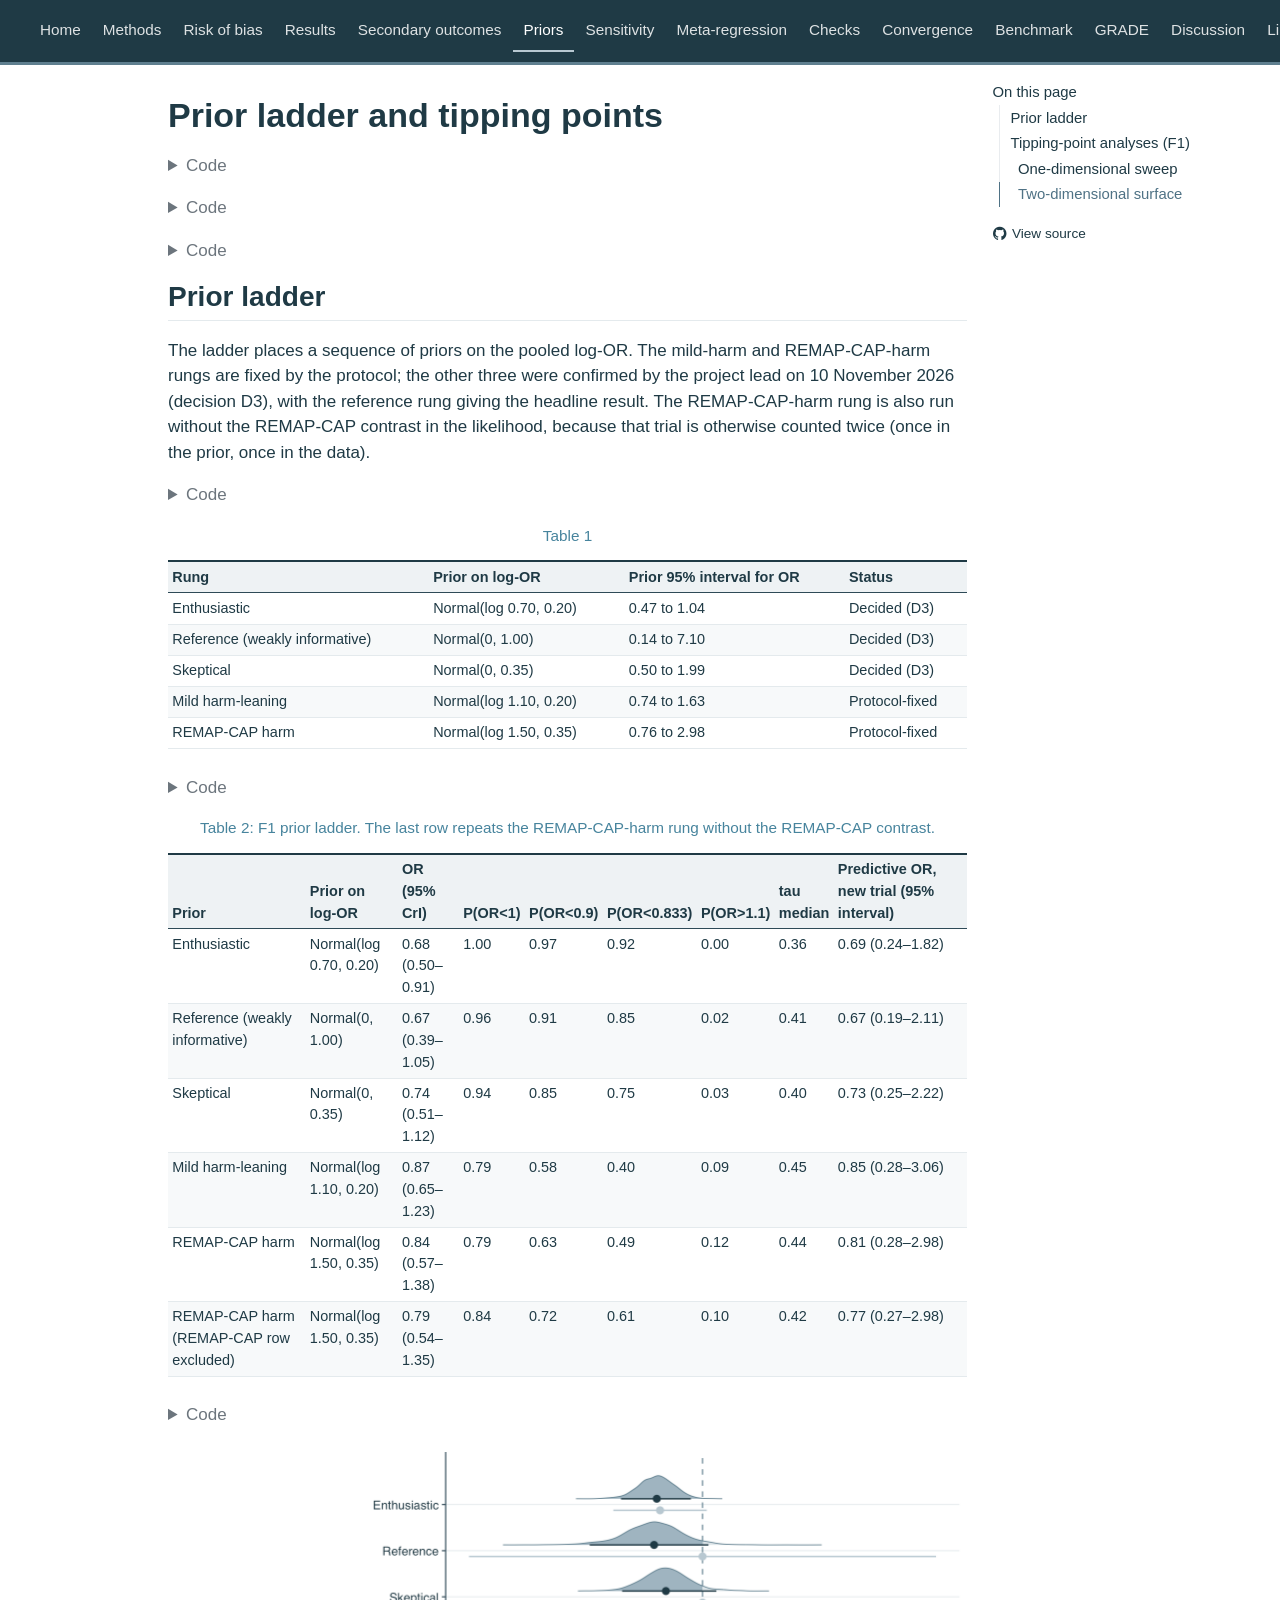
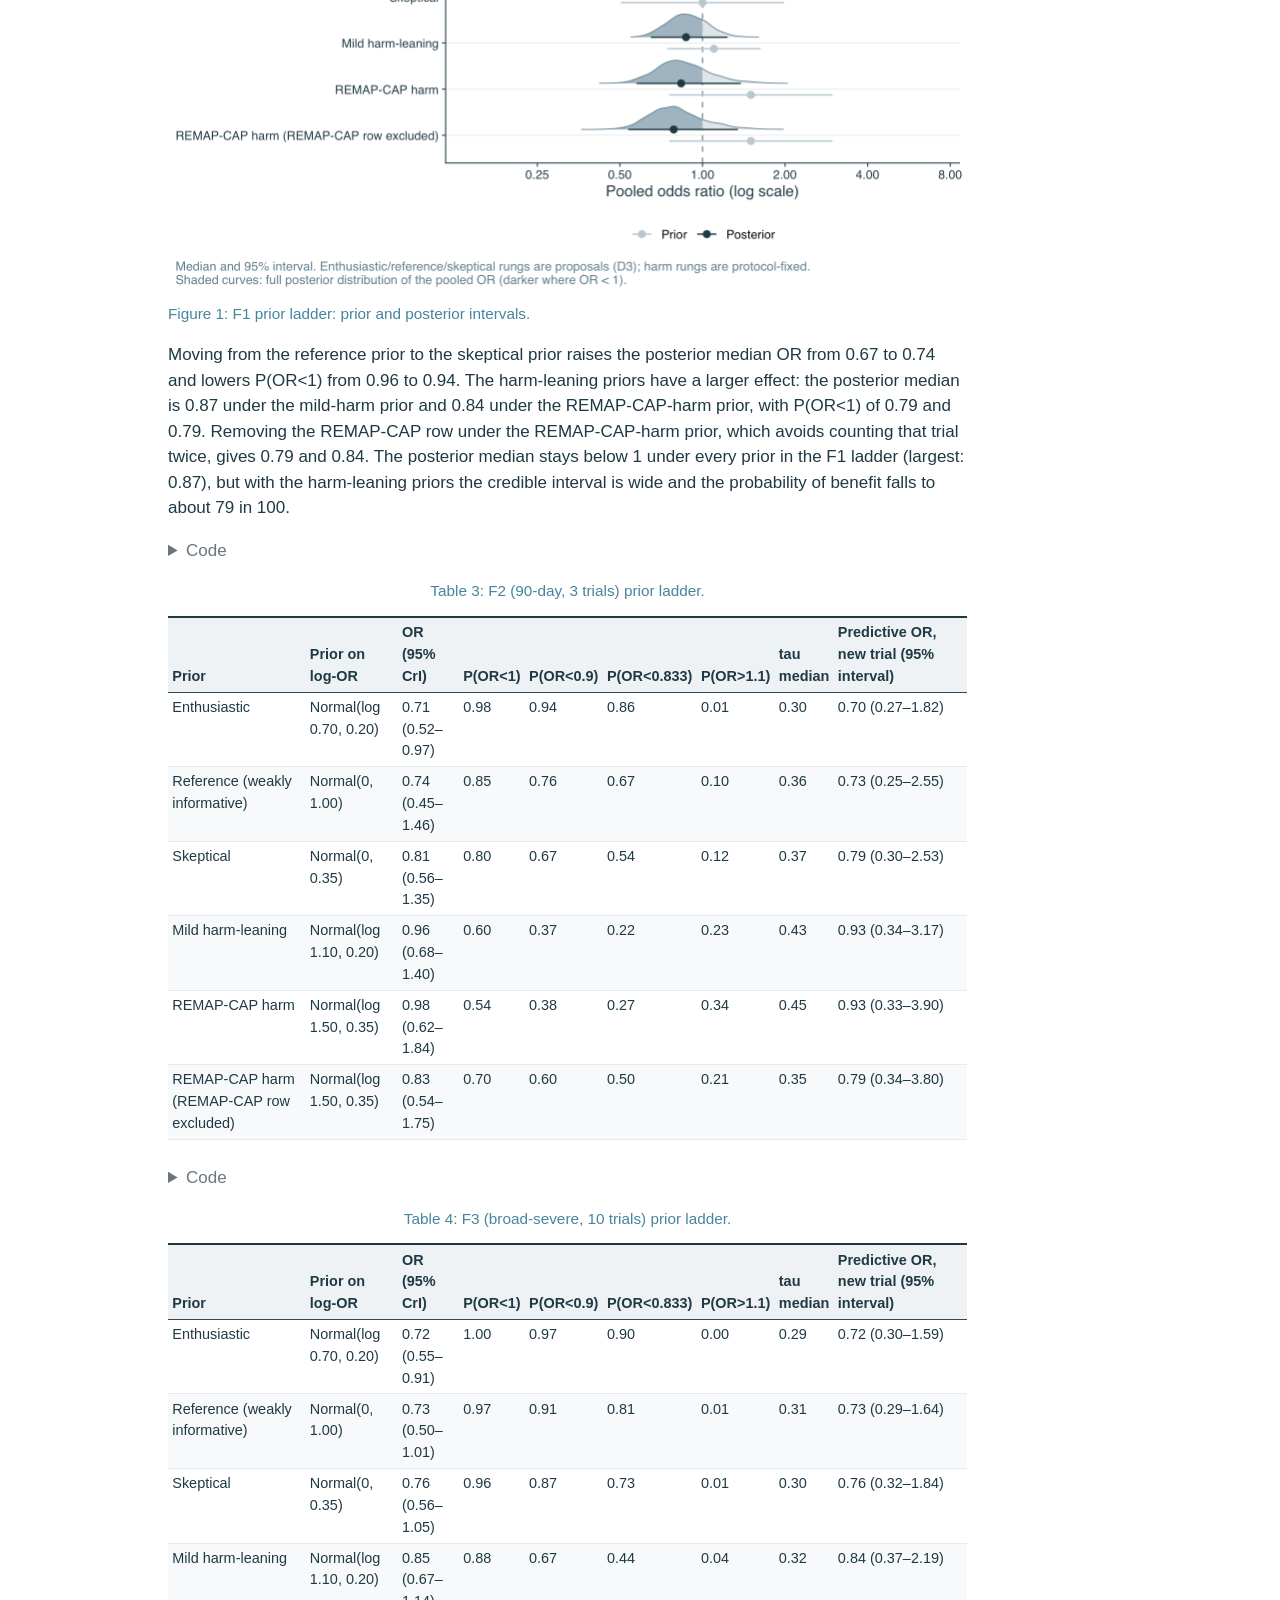
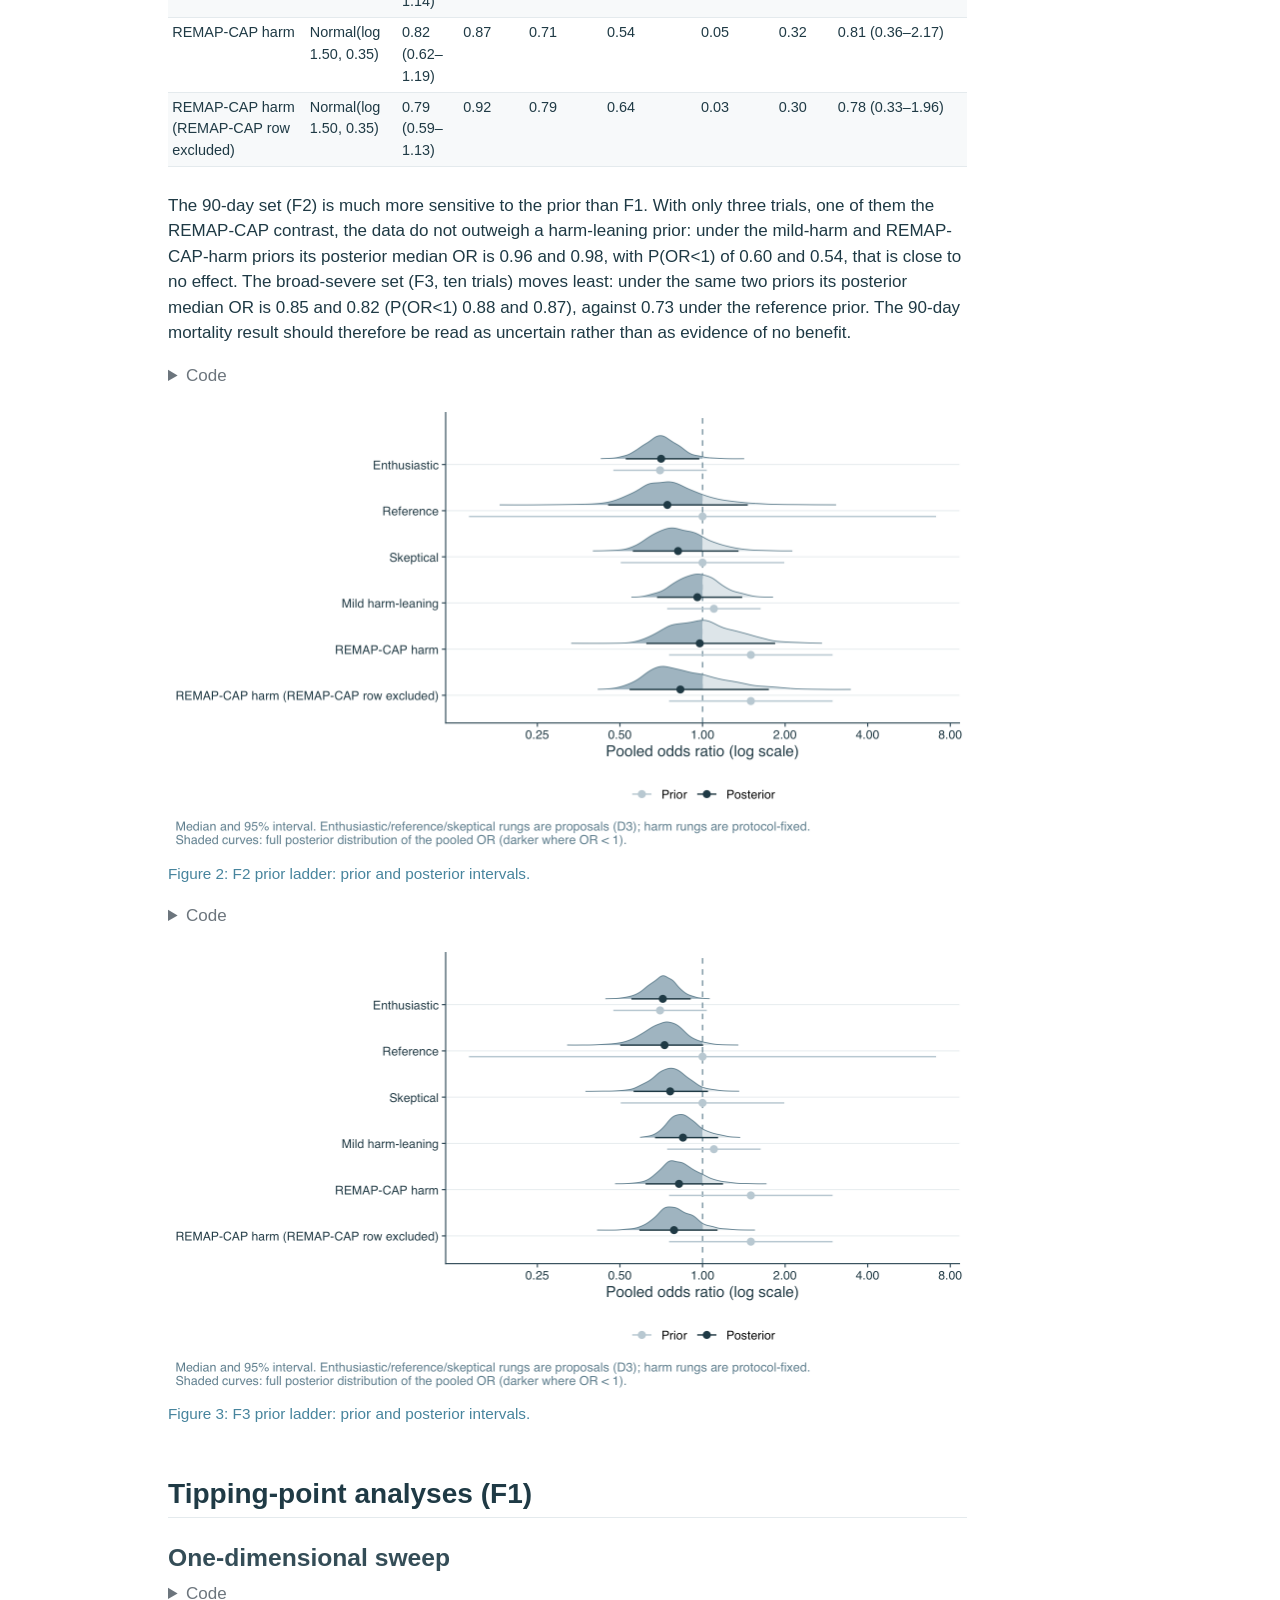
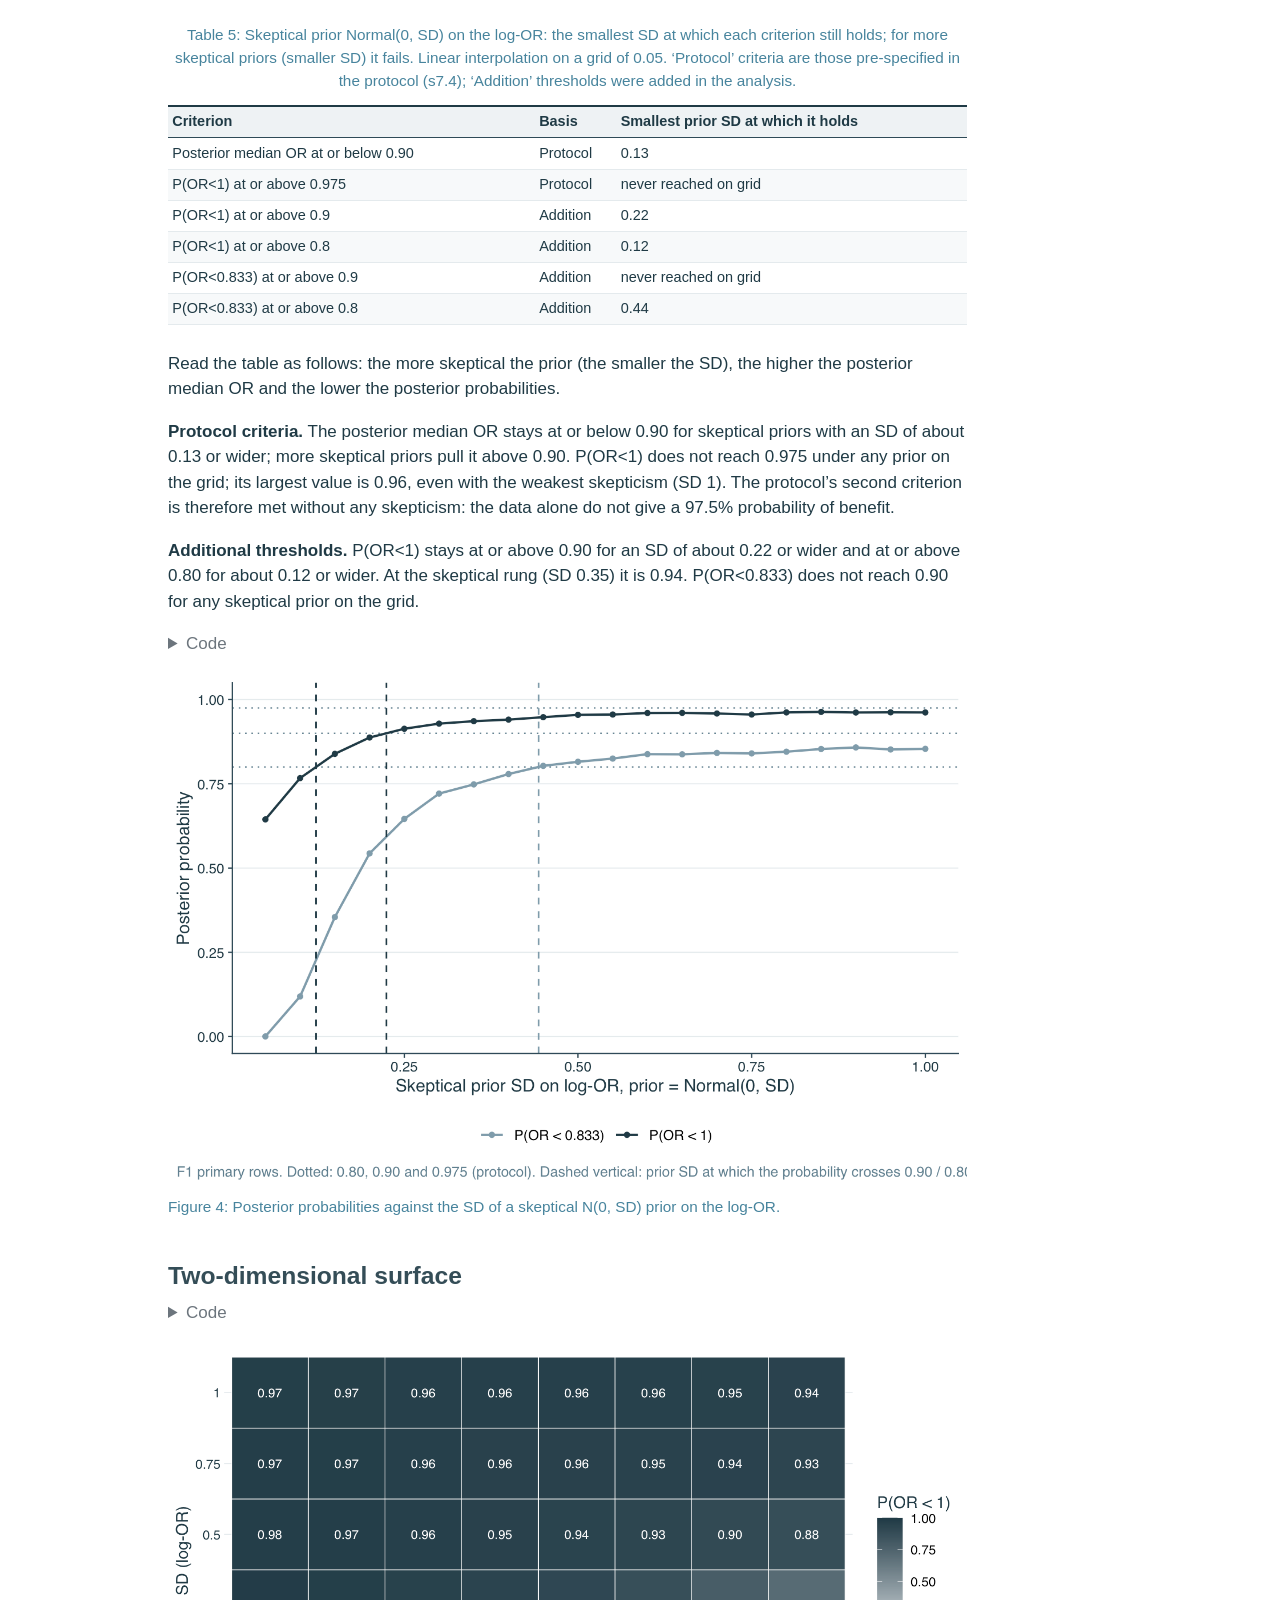
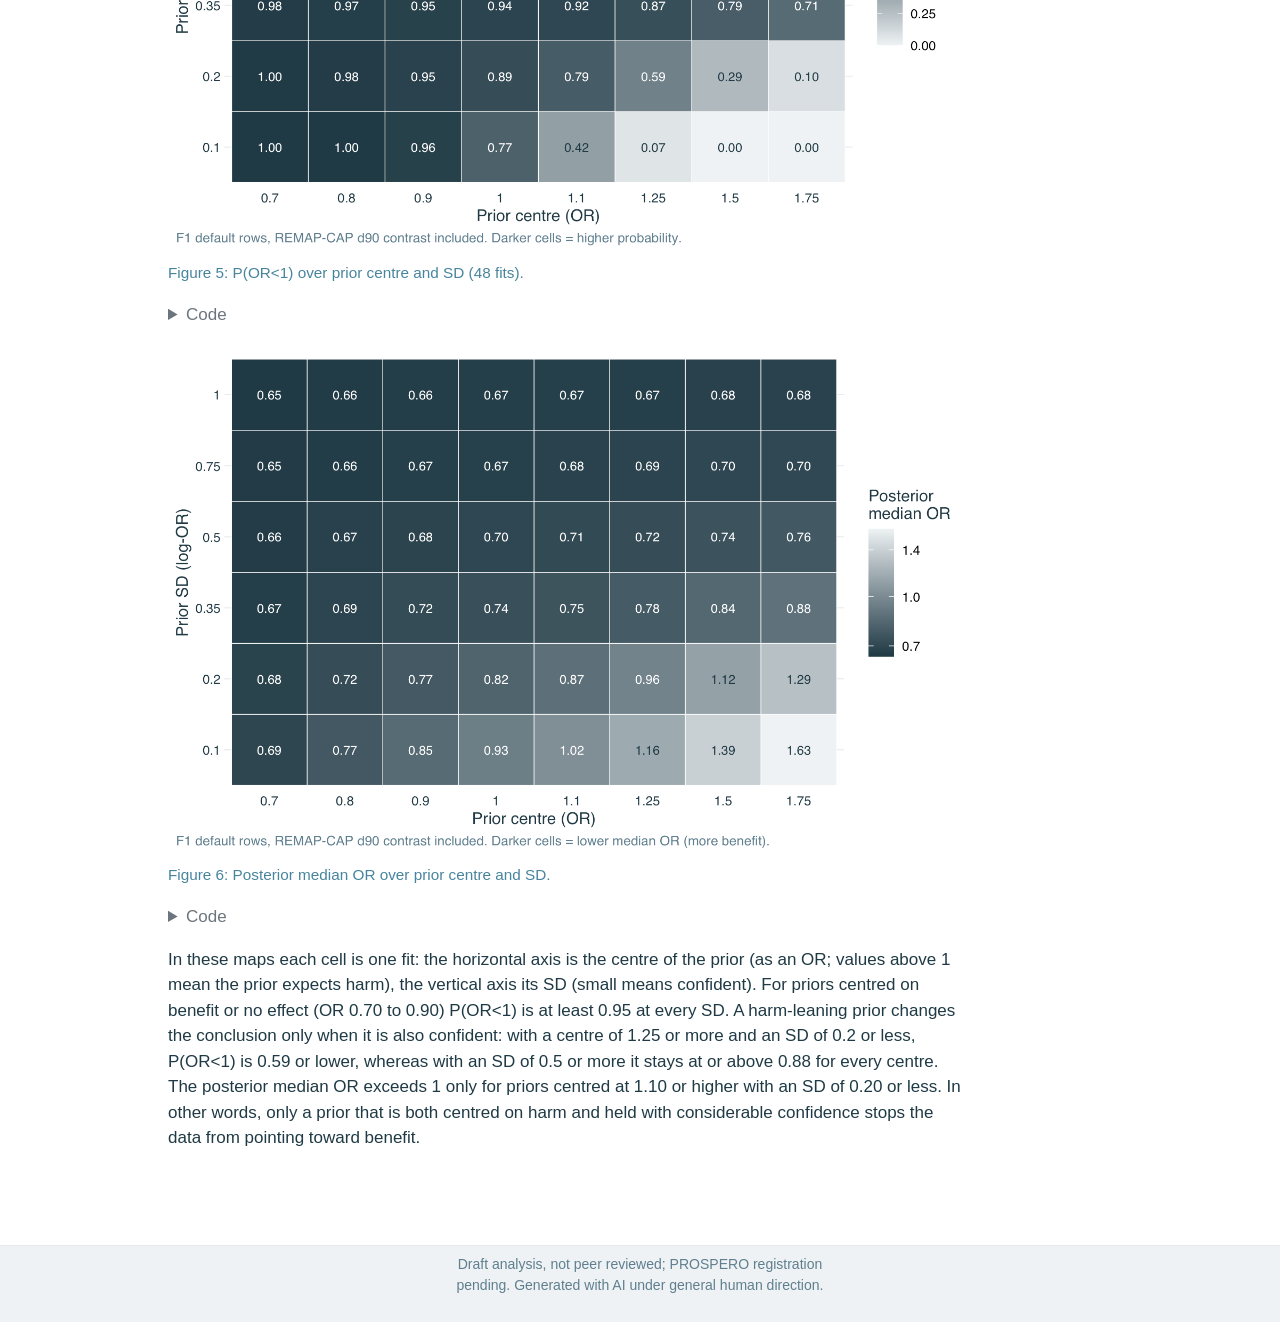
<file: docs/priors.html>
<!DOCTYPE html>
<html xmlns="http://www.w3.org/1999/xhtml" lang="en" xml:lang="en"><head>

<meta charset="utf-8">
<meta name="generator" content="quarto-1.9.35">

<meta name="viewport" content="width=device-width, initial-scale=1.0, user-scalable=yes">


<title>Prior ladder and tipping points – Corticosteroids in sCAP</title>
<style>
/* Default styles provided by pandoc.
** See https://pandoc.org/MANUAL.html#variables-for-html for config info.
*/
code{white-space: pre-wrap;}
span.smallcaps{font-variant: small-caps;}
div.columns{display: flex; gap: min(4vw, 1.5em);}
div.column{flex: auto; overflow-x: auto;}
div.hanging-indent{margin-left: 1.5em; text-indent: -1.5em;}
ul.task-list{list-style: none;}
ul.task-list li input[type="checkbox"] {
  width: 0.8em;
  margin: 0 0.8em 0.2em -1em; /* quarto-specific, see https://github.com/quarto-dev/quarto-cli/issues/4556 */ 
  vertical-align: middle;
}
/* CSS for syntax highlighting */
html { -webkit-text-size-adjust: 100%; }
pre > code.sourceCode { white-space: pre; position: relative; }
pre > code.sourceCode > span { display: inline-block; line-height: 1.25; }
pre > code.sourceCode > span:empty { height: 1.2em; }
.sourceCode { overflow: visible; }
code.sourceCode > span { color: inherit; text-decoration: inherit; }
div.sourceCode { margin: 1em 0; }
pre.sourceCode { margin: 0; }
@media screen {
div.sourceCode { overflow: auto; }
}
@media print {
pre > code.sourceCode { white-space: pre-wrap; }
pre > code.sourceCode > span { text-indent: -5em; padding-left: 5em; }
}
pre.numberSource code
  { counter-reset: source-line 0; }
pre.numberSource code > span
  { position: relative; left: -4em; counter-increment: source-line; }
pre.numberSource code > span > a:first-child::before
  { content: counter(source-line);
    position: relative; left: -1em; text-align: right; vertical-align: baseline;
    border: none; display: inline-block;
    -webkit-touch-callout: none; -webkit-user-select: none;
    -khtml-user-select: none; -moz-user-select: none;
    -ms-user-select: none; user-select: none;
    padding: 0 4px; width: 4em;
  }
pre.numberSource { margin-left: 3em;  padding-left: 4px; }
div.sourceCode
  {   }
@media screen {
pre > code.sourceCode > span > a:first-child::before { text-decoration: underline; }
}
</style>


<script src="site_libs/quarto-nav/quarto-nav.js"></script>
<script src="site_libs/quarto-nav/headroom.min.js"></script>
<script src="site_libs/clipboard/clipboard.min.js"></script>
<script src="site_libs/quarto-search/autocomplete.umd.js"></script>
<script src="site_libs/quarto-search/fuse.min.js"></script>
<script src="site_libs/quarto-search/quarto-search.js"></script>
<meta name="quarto:offset" content="./">
<script src="site_libs/quarto-html/quarto.js" type="module"></script>
<script src="site_libs/quarto-html/tabsets/tabsets.js" type="module"></script>
<script src="site_libs/quarto-html/popper.min.js"></script>
<script src="site_libs/quarto-html/tippy.umd.min.js"></script>
<script src="site_libs/quarto-html/anchor.min.js"></script>
<link href="site_libs/quarto-html/tippy.css" rel="stylesheet">
<link href="site_libs/quarto-html/quarto-syntax-highlighting-46f66b053e56abd73bb6e954d61a315b.css" rel="stylesheet" id="quarto-text-highlighting-styles">
<script src="site_libs/bootstrap/bootstrap.min.js"></script>
<link href="site_libs/bootstrap/bootstrap-icons.css" rel="stylesheet">
<link href="site_libs/bootstrap/bootstrap-a7745cbeffaa95b2c6d13ed910c9e09f.min.css" rel="stylesheet" append-hash="true" id="quarto-bootstrap" data-mode="light">
<script id="quarto-search-options" type="application/json">{
  "location": "navbar",
  "copy-button": false,
  "collapse-after": 3,
  "panel-placement": "end",
  "type": "overlay",
  "limit": 50,
  "keyboard-shortcut": [
    "f",
    "/",
    "s"
  ],
  "show-item-context": false,
  "language": {
    "search-no-results-text": "No results",
    "search-matching-documents-text": "matching documents",
    "search-copy-link-title": "Copy link to search",
    "search-hide-matches-text": "Hide additional matches",
    "search-more-match-text": "more match in this document",
    "search-more-matches-text": "more matches in this document",
    "search-clear-button-title": "Clear",
    "search-text-placeholder": "",
    "search-detached-cancel-button-title": "Cancel",
    "search-submit-button-title": "Submit",
    "search-label": "Search"
  }
}</script>


</head>

<body class="nav-fixed quarto-light">

<div id="quarto-search-results"></div>
  <header id="quarto-header" class="headroom fixed-top">
    <nav class="navbar navbar-expand-lg " data-bs-theme="dark">
      <div class="navbar-container container-fluid">
      <div class="navbar-brand-container mx-auto">
    <a class="navbar-brand" href="./index.html">
    <span class="navbar-title">Corticosteroids in sCAP</span>
    </a>
  </div>
            <div id="quarto-search" class="" title="Search"></div>
          <button class="navbar-toggler" type="button" data-bs-toggle="collapse" data-bs-target="#navbarCollapse" aria-controls="navbarCollapse" role="menu" aria-expanded="false" aria-label="Toggle navigation" onclick="if (window.quartoToggleHeadroom) { window.quartoToggleHeadroom(); }">
  <span class="navbar-toggler-icon"></span>
</button>
          <div class="collapse navbar-collapse" id="navbarCollapse">
            <ul class="navbar-nav navbar-nav-scroll me-auto">
  <li class="nav-item">
    <a class="nav-link" href="./index.html"> 
<span class="menu-text">Home</span></a>
  </li>  
  <li class="nav-item">
    <a class="nav-link" href="./methods.html"> 
<span class="menu-text">Methods</span></a>
  </li>  
  <li class="nav-item">
    <a class="nav-link" href="./risk_of_bias.html"> 
<span class="menu-text">Risk of bias</span></a>
  </li>  
  <li class="nav-item">
    <a class="nav-link" href="./results.html"> 
<span class="menu-text">Results</span></a>
  </li>  
  <li class="nav-item">
    <a class="nav-link" href="./secondary.html"> 
<span class="menu-text">Secondary outcomes</span></a>
  </li>  
  <li class="nav-item">
    <a class="nav-link active" href="./priors.html" aria-current="page"> 
<span class="menu-text">Priors</span></a>
  </li>  
  <li class="nav-item">
    <a class="nav-link" href="./sensitivity.html"> 
<span class="menu-text">Sensitivity</span></a>
  </li>  
  <li class="nav-item">
    <a class="nav-link" href="./metaregression.html"> 
<span class="menu-text">Meta-regression</span></a>
  </li>  
  <li class="nav-item">
    <a class="nav-link" href="./checks.html"> 
<span class="menu-text">Checks</span></a>
  </li>  
  <li class="nav-item">
    <a class="nav-link" href="./convergence.html"> 
<span class="menu-text">Convergence</span></a>
  </li>  
  <li class="nav-item">
    <a class="nav-link" href="./benchmark.html"> 
<span class="menu-text">Benchmark</span></a>
  </li>  
  <li class="nav-item">
    <a class="nav-link" href="./grade.html"> 
<span class="menu-text">GRADE</span></a>
  </li>  
  <li class="nav-item">
    <a class="nav-link" href="./discussion.html"> 
<span class="menu-text">Discussion</span></a>
  </li>  
  <li class="nav-item">
    <a class="nav-link" href="./limitations.html"> 
<span class="menu-text">Limitations</span></a>
  </li>  
</ul>
            <ul class="navbar-nav navbar-nav-scroll ms-auto">
  <li class="nav-item compact">
    <a class="nav-link" href="https://github.com/Russlewisbo/CAP-steroids"> <i class="bi bi-github" role="img" aria-label="GitHub repository">
</i> 
<span class="menu-text"></span></a>
  </li>  
</ul>
          </div> <!-- /navcollapse -->
            <div class="quarto-navbar-tools">
</div>
      </div> <!-- /container-fluid -->
    </nav>
</header>
<!-- content -->
<div id="quarto-content" class="quarto-container page-columns page-rows-contents page-layout-article page-navbar">
<!-- sidebar -->
<!-- margin-sidebar -->
    <div id="quarto-margin-sidebar" class="sidebar margin-sidebar">
        <nav id="TOC" role="doc-toc" class="toc-active">
    <h2 id="toc-title">On this page</h2>
   
  <ul>
  <li><a href="#prior-ladder" id="toc-prior-ladder" class="nav-link active" data-scroll-target="#prior-ladder">Prior ladder</a></li>
  <li><a href="#tipping-point-analyses-f1" id="toc-tipping-point-analyses-f1" class="nav-link" data-scroll-target="#tipping-point-analyses-f1">Tipping-point analyses (F1)</a>
  <ul class="collapse">
  <li><a href="#one-dimensional-sweep" id="toc-one-dimensional-sweep" class="nav-link" data-scroll-target="#one-dimensional-sweep">One-dimensional sweep</a></li>
  <li><a href="#two-dimensional-surface" id="toc-two-dimensional-surface" class="nav-link" data-scroll-target="#two-dimensional-surface">Two-dimensional surface</a></li>
  </ul></li>
  </ul>
<div class="toc-actions"><ul><li><a href="https://github.com/Russlewisbo/CAP-steroids/blob/main/priors.qmd" class="toc-action"><i class="bi bi-github"></i>View source</a></li></ul></div></nav>
    </div>
<!-- main -->
<main class="content" id="quarto-document-content">

<header id="title-block-header" class="quarto-title-block default">
<div class="quarto-title">
<h1 class="title">Prior ladder and tipping points</h1>
</div>



<div class="quarto-title-meta">

    
  
    
  </div>
  


</header>


<div class="cell">
<details class="code-fold">
<summary>Code</summary>
<div class="code-copy-outer-scaffold"><div class="sourceCode cell-code" id="cb1"><pre class="sourceCode r code-with-copy"><code class="sourceCode r"><span id="cb1-1"><a href="#cb1-1" aria-hidden="true" tabindex="-1"></a><span class="fu">library</span>(targets)</span>
<span id="cb1-2"><a href="#cb1-2" aria-hidden="true" tabindex="-1"></a><span class="fu">library</span>(dplyr)</span>
<span id="cb1-3"><a href="#cb1-3" aria-hidden="true" tabindex="-1"></a><span class="fu">library</span>(knitr)</span></code></pre></div><button title="Copy to Clipboard" class="code-copy-button"><i class="bi"></i></button></div>
</details>
</div>
<div class="cell">
<details class="code-fold">
<summary>Code</summary>
<div class="code-copy-outer-scaffold"><div class="sourceCode cell-code" id="cb2"><pre class="sourceCode r code-with-copy"><code class="sourceCode r"><span id="cb2-1"><a href="#cb2-1" aria-hidden="true" tabindex="-1"></a><span class="fu">source</span>(<span class="st">"_helpers.R"</span>)</span></code></pre></div><button title="Copy to Clipboard" class="code-copy-button"><i class="bi"></i></button></div>
</details>
</div>
<div class="cell">
<details class="code-fold">
<summary>Code</summary>
<div class="code-copy-outer-scaffold"><div class="sourceCode cell-code" id="cb3"><pre class="sourceCode r code-with-copy"><code class="sourceCode r"><span id="cb3-1"><a href="#cb3-1" aria-hidden="true" tabindex="-1"></a>s <span class="ot">&lt;-</span> <span class="fu">tar_read</span>(all_summary)</span>
<span id="cb3-2"><a href="#cb3-2" aria-hidden="true" tabindex="-1"></a>tip_thr <span class="ot">&lt;-</span> <span class="fu">tar_read</span>(tip_thresholds_tab)</span>
<span id="cb3-3"><a href="#cb3-3" aria-hidden="true" tabindex="-1"></a>tip_tab <span class="ot">&lt;-</span> <span class="fu">tar_read</span>(tip_tab)</span>
<span id="cb3-4"><a href="#cb3-4" aria-hidden="true" tabindex="-1"></a>tip2 <span class="ot">&lt;-</span> <span class="fu">tar_read</span>(tip2_tab)</span></code></pre></div><button title="Copy to Clipboard" class="code-copy-button"><i class="bi"></i></button></div>
</details>
</div>
<section id="prior-ladder" class="level2">
<h2 class="anchored" data-anchor-id="prior-ladder">Prior ladder</h2>
<p>The ladder places a sequence of priors on the pooled log-OR. The mild-harm and REMAP-CAP-harm rungs are fixed by the protocol; the other three were confirmed by the project lead on 10 November 2026 (decision D3), with the reference rung giving the headline result. The REMAP-CAP-harm rung is also run without the REMAP-CAP contrast in the likelihood, because that trial is otherwise counted twice (once in the prior, once in the data).</p>
<div class="cell">
<details class="code-fold">
<summary>Code</summary>
<div class="code-copy-outer-scaffold"><div class="sourceCode cell-code" id="cb4"><pre class="sourceCode r code-with-copy"><code class="sourceCode r"><span id="cb4-1"><a href="#cb4-1" aria-hidden="true" tabindex="-1"></a>s <span class="sc">|&gt;</span> <span class="fu">filter</span>(group <span class="sc">==</span> <span class="st">"ladder"</span>, set <span class="sc">==</span> <span class="st">"F1"</span>, <span class="sc">!</span>drop_remap) <span class="sc">|&gt;</span></span>
<span id="cb4-2"><a href="#cb4-2" aria-hidden="true" tabindex="-1"></a>  <span class="fu">transmute</span>(<span class="at">Rung =</span> rung_label[rung], <span class="st">`</span><span class="at">Prior on log-OR</span><span class="st">`</span> <span class="ot">=</span> <span class="fu">prior_text</span>(mu_mean, mu_sd),</span>
<span id="cb4-3"><a href="#cb4-3" aria-hidden="true" tabindex="-1"></a>            <span class="st">`</span><span class="at">Prior 95% interval for OR</span><span class="st">`</span> <span class="ot">=</span> <span class="fu">sprintf</span>(<span class="st">"%.2f to %.2f"</span>, <span class="fu">exp</span>(mu_mean <span class="sc">-</span> <span class="fl">1.96</span> <span class="sc">*</span> mu_sd), <span class="fu">exp</span>(mu_mean <span class="sc">+</span> <span class="fl">1.96</span> <span class="sc">*</span> mu_sd)),</span>
<span id="cb4-4"><a href="#cb4-4" aria-hidden="true" tabindex="-1"></a>            <span class="at">Status =</span> <span class="fu">ifelse</span>(rung <span class="sc">%in%</span> <span class="fu">c</span>(<span class="st">"mild_harm"</span>, <span class="st">"remap_harm"</span>), <span class="st">"Protocol-fixed"</span>, <span class="st">"Decided (D3)"</span>)) <span class="sc">|&gt;</span></span>
<span id="cb4-5"><a href="#cb4-5" aria-hidden="true" tabindex="-1"></a>  <span class="fu">kable</span>()</span></code></pre></div><button title="Copy to Clipboard" class="code-copy-button"><i class="bi"></i></button></div>
</details>
<div id="tbl-ladder-spec" class="cell quarto-float quarto-figure quarto-figure-center anchored">
<figure class="quarto-float quarto-float-tbl figure">
<figcaption class="quarto-float-caption-top quarto-float-caption quarto-float-tbl quarto-uncaptioned" id="tbl-ladder-spec-caption-0ceaefa1-69ba-4598-a22c-09a6ac19f8ca">
Table&nbsp;1
</figcaption>
<div aria-describedby="tbl-ladder-spec-caption-0ceaefa1-69ba-4598-a22c-09a6ac19f8ca">
<div class="cell-output-display">
<table class="caption-top table table-sm table-striped small">
<colgroup>
<col style="width: 32%">
<col style="width: 24%">
<col style="width: 27%">
<col style="width: 15%">
</colgroup>
<thead>
<tr class="header">
<th style="text-align: left;">Rung</th>
<th style="text-align: left;">Prior on log-OR</th>
<th style="text-align: left;">Prior 95% interval for OR</th>
<th style="text-align: left;">Status</th>
</tr>
</thead>
<tbody>
<tr class="odd">
<td style="text-align: left;">Enthusiastic</td>
<td style="text-align: left;">Normal(log 0.70, 0.20)</td>
<td style="text-align: left;">0.47 to 1.04</td>
<td style="text-align: left;">Decided (D3)</td>
</tr>
<tr class="even">
<td style="text-align: left;">Reference (weakly informative)</td>
<td style="text-align: left;">Normal(0, 1.00)</td>
<td style="text-align: left;">0.14 to 7.10</td>
<td style="text-align: left;">Decided (D3)</td>
</tr>
<tr class="odd">
<td style="text-align: left;">Skeptical</td>
<td style="text-align: left;">Normal(0, 0.35)</td>
<td style="text-align: left;">0.50 to 1.99</td>
<td style="text-align: left;">Decided (D3)</td>
</tr>
<tr class="even">
<td style="text-align: left;">Mild harm-leaning</td>
<td style="text-align: left;">Normal(log 1.10, 0.20)</td>
<td style="text-align: left;">0.74 to 1.63</td>
<td style="text-align: left;">Protocol-fixed</td>
</tr>
<tr class="odd">
<td style="text-align: left;">REMAP-CAP harm</td>
<td style="text-align: left;">Normal(log 1.50, 0.35)</td>
<td style="text-align: left;">0.76 to 2.98</td>
<td style="text-align: left;">Protocol-fixed</td>
</tr>
</tbody>
</table>
</div>
</div>
</figure>
</div>
</div>
<div class="cell">
<details class="code-fold">
<summary>Code</summary>
<div class="code-copy-outer-scaffold"><div class="sourceCode cell-code" id="cb5"><pre class="sourceCode r code-with-copy"><code class="sourceCode r"><span id="cb5-1"><a href="#cb5-1" aria-hidden="true" tabindex="-1"></a><span class="fu">kable</span>(<span class="fu">ladder_tbl</span>(<span class="fu">filter</span>(s, group <span class="sc">==</span> <span class="st">"ladder"</span>, set <span class="sc">==</span> <span class="st">"F1"</span>)), <span class="at">caption =</span> <span class="st">"F1 prior ladder. The last row repeats the REMAP-CAP-harm rung without the REMAP-CAP contrast."</span>)</span></code></pre></div><button title="Copy to Clipboard" class="code-copy-button"><i class="bi"></i></button></div>
</details>
<div id="tbl-ladder-f1" class="cell quarto-float quarto-figure quarto-figure-center anchored">
<figure class="quarto-float quarto-float-tbl figure">
<figcaption class="quarto-float-caption-top quarto-float-caption quarto-float-tbl" id="tbl-ladder-f1-caption-0ceaefa1-69ba-4598-a22c-09a6ac19f8ca">
Table&nbsp;2: F1 prior ladder. The last row repeats the REMAP-CAP-harm rung without the REMAP-CAP contrast.
</figcaption>
<div aria-describedby="tbl-ladder-f1-caption-0ceaefa1-69ba-4598-a22c-09a6ac19f8ca">
<div class="cell-output-display">
<table class="cell caption-top table table-sm table-striped small">
<colgroup>
<col style="width: 23%">
<col style="width: 13%">
<col style="width: 9%">
<col style="width: 4%">
<col style="width: 5%">
<col style="width: 7%">
<col style="width: 5%">
<col style="width: 6%">
<col style="width: 23%">
</colgroup>
<thead>
<tr class="header">
<th style="text-align: left;">Prior</th>
<th style="text-align: left;">Prior on log-OR</th>
<th style="text-align: left;">OR (95% CrI)</th>
<th style="text-align: left;">P(OR&lt;1)</th>
<th style="text-align: left;">P(OR&lt;0.9)</th>
<th style="text-align: left;">P(OR&lt;0.833)</th>
<th style="text-align: left;">P(OR&gt;1.1)</th>
<th style="text-align: left;">tau median</th>
<th style="text-align: left;">Predictive OR, new trial (95% interval)</th>
</tr>
</thead>
<tbody>
<tr class="odd">
<td style="text-align: left;">Enthusiastic</td>
<td style="text-align: left;">Normal(log 0.70, 0.20)</td>
<td style="text-align: left;">0.68 (0.50–0.91)</td>
<td style="text-align: left;">1.00</td>
<td style="text-align: left;">0.97</td>
<td style="text-align: left;">0.92</td>
<td style="text-align: left;">0.00</td>
<td style="text-align: left;">0.36</td>
<td style="text-align: left;">0.69 (0.24–1.82)</td>
</tr>
<tr class="even">
<td style="text-align: left;">Reference (weakly informative)</td>
<td style="text-align: left;">Normal(0, 1.00)</td>
<td style="text-align: left;">0.67 (0.39–1.05)</td>
<td style="text-align: left;">0.96</td>
<td style="text-align: left;">0.91</td>
<td style="text-align: left;">0.85</td>
<td style="text-align: left;">0.02</td>
<td style="text-align: left;">0.41</td>
<td style="text-align: left;">0.67 (0.19–2.11)</td>
</tr>
<tr class="odd">
<td style="text-align: left;">Skeptical</td>
<td style="text-align: left;">Normal(0, 0.35)</td>
<td style="text-align: left;">0.74 (0.51–1.12)</td>
<td style="text-align: left;">0.94</td>
<td style="text-align: left;">0.85</td>
<td style="text-align: left;">0.75</td>
<td style="text-align: left;">0.03</td>
<td style="text-align: left;">0.40</td>
<td style="text-align: left;">0.73 (0.25–2.22)</td>
</tr>
<tr class="even">
<td style="text-align: left;">Mild harm-leaning</td>
<td style="text-align: left;">Normal(log 1.10, 0.20)</td>
<td style="text-align: left;">0.87 (0.65–1.23)</td>
<td style="text-align: left;">0.79</td>
<td style="text-align: left;">0.58</td>
<td style="text-align: left;">0.40</td>
<td style="text-align: left;">0.09</td>
<td style="text-align: left;">0.45</td>
<td style="text-align: left;">0.85 (0.28–3.06)</td>
</tr>
<tr class="odd">
<td style="text-align: left;">REMAP-CAP harm</td>
<td style="text-align: left;">Normal(log 1.50, 0.35)</td>
<td style="text-align: left;">0.84 (0.57–1.38)</td>
<td style="text-align: left;">0.79</td>
<td style="text-align: left;">0.63</td>
<td style="text-align: left;">0.49</td>
<td style="text-align: left;">0.12</td>
<td style="text-align: left;">0.44</td>
<td style="text-align: left;">0.81 (0.28–2.98)</td>
</tr>
<tr class="even">
<td style="text-align: left;">REMAP-CAP harm (REMAP-CAP row excluded)</td>
<td style="text-align: left;">Normal(log 1.50, 0.35)</td>
<td style="text-align: left;">0.79 (0.54–1.35)</td>
<td style="text-align: left;">0.84</td>
<td style="text-align: left;">0.72</td>
<td style="text-align: left;">0.61</td>
<td style="text-align: left;">0.10</td>
<td style="text-align: left;">0.42</td>
<td style="text-align: left;">0.77 (0.27–2.98)</td>
</tr>
</tbody>
</table>
</div>
</div>
</figure>
</div>
</div>
<div class="cell">
<details class="code-fold">
<summary>Code</summary>
<div class="code-copy-outer-scaffold"><div class="sourceCode cell-code" id="cb6"><pre class="sourceCode r code-with-copy"><code class="sourceCode r"><span id="cb6-1"><a href="#cb6-1" aria-hidden="true" tabindex="-1"></a><span class="fu">include_graphics</span>(<span class="fu">tar_read</span>(fig_ladder_F1))</span></code></pre></div><button title="Copy to Clipboard" class="code-copy-button"><i class="bi"></i></button></div>
</details>
<div class="cell-output-display">
<div id="fig-ladder-f1" class="quarto-float quarto-figure quarto-figure-center anchored">
<figure class="quarto-float quarto-float-fig figure">
<div aria-describedby="fig-ladder-f1-caption-0ceaefa1-69ba-4598-a22c-09a6ac19f8ca">
<img src="output/figures/F1_prior_ladder.png" class="img-fluid figure-img">
</div>
<figcaption class="quarto-float-caption-bottom quarto-float-caption quarto-float-fig" id="fig-ladder-f1-caption-0ceaefa1-69ba-4598-a22c-09a6ac19f8ca">
Figure&nbsp;1: F1 prior ladder: prior and posterior intervals.
</figcaption>
</figure>
</div>
</div>
</div>
<p>Moving from the reference prior to the skeptical prior raises the posterior median OR from 0.67 to 0.74 and lowers P(OR&lt;1) from 0.96 to 0.94. The harm-leaning priors have a larger effect: the posterior median is 0.87 under the mild-harm prior and 0.84 under the REMAP-CAP-harm prior, with P(OR&lt;1) of 0.79 and 0.79. Removing the REMAP-CAP row under the REMAP-CAP-harm prior, which avoids counting that trial twice, gives 0.79 and 0.84. The posterior median stays below 1 under every prior in the F1 ladder (largest: 0.87), but with the harm-leaning priors the credible interval is wide and the probability of benefit falls to about 79 in 100.</p>
<div class="cell">
<details class="code-fold">
<summary>Code</summary>
<div class="code-copy-outer-scaffold"><div class="sourceCode cell-code" id="cb7"><pre class="sourceCode r code-with-copy"><code class="sourceCode r"><span id="cb7-1"><a href="#cb7-1" aria-hidden="true" tabindex="-1"></a><span class="fu">kable</span>(<span class="fu">ladder_tbl</span>(<span class="fu">filter</span>(s, group <span class="sc">==</span> <span class="st">"ladder"</span>, set <span class="sc">==</span> <span class="st">"F2"</span>)), <span class="at">caption =</span> <span class="st">"F2 (90-day, 3 trials) prior ladder."</span>)</span></code></pre></div><button title="Copy to Clipboard" class="code-copy-button"><i class="bi"></i></button></div>
</details>
<div id="tbl-ladder-f2" class="cell quarto-float quarto-figure quarto-figure-center anchored">
<figure class="quarto-float quarto-float-tbl figure">
<figcaption class="quarto-float-caption-top quarto-float-caption quarto-float-tbl" id="tbl-ladder-f2-caption-0ceaefa1-69ba-4598-a22c-09a6ac19f8ca">
Table&nbsp;3: F2 (90-day, 3 trials) prior ladder.
</figcaption>
<div aria-describedby="tbl-ladder-f2-caption-0ceaefa1-69ba-4598-a22c-09a6ac19f8ca">
<div class="cell-output-display">
<table class="cell caption-top table table-sm table-striped small">
<colgroup>
<col style="width: 23%">
<col style="width: 13%">
<col style="width: 9%">
<col style="width: 4%">
<col style="width: 5%">
<col style="width: 7%">
<col style="width: 5%">
<col style="width: 6%">
<col style="width: 23%">
</colgroup>
<thead>
<tr class="header">
<th style="text-align: left;">Prior</th>
<th style="text-align: left;">Prior on log-OR</th>
<th style="text-align: left;">OR (95% CrI)</th>
<th style="text-align: left;">P(OR&lt;1)</th>
<th style="text-align: left;">P(OR&lt;0.9)</th>
<th style="text-align: left;">P(OR&lt;0.833)</th>
<th style="text-align: left;">P(OR&gt;1.1)</th>
<th style="text-align: left;">tau median</th>
<th style="text-align: left;">Predictive OR, new trial (95% interval)</th>
</tr>
</thead>
<tbody>
<tr class="odd">
<td style="text-align: left;">Enthusiastic</td>
<td style="text-align: left;">Normal(log 0.70, 0.20)</td>
<td style="text-align: left;">0.71 (0.52–0.97)</td>
<td style="text-align: left;">0.98</td>
<td style="text-align: left;">0.94</td>
<td style="text-align: left;">0.86</td>
<td style="text-align: left;">0.01</td>
<td style="text-align: left;">0.30</td>
<td style="text-align: left;">0.70 (0.27–1.82)</td>
</tr>
<tr class="even">
<td style="text-align: left;">Reference (weakly informative)</td>
<td style="text-align: left;">Normal(0, 1.00)</td>
<td style="text-align: left;">0.74 (0.45–1.46)</td>
<td style="text-align: left;">0.85</td>
<td style="text-align: left;">0.76</td>
<td style="text-align: left;">0.67</td>
<td style="text-align: left;">0.10</td>
<td style="text-align: left;">0.36</td>
<td style="text-align: left;">0.73 (0.25–2.55)</td>
</tr>
<tr class="odd">
<td style="text-align: left;">Skeptical</td>
<td style="text-align: left;">Normal(0, 0.35)</td>
<td style="text-align: left;">0.81 (0.56–1.35)</td>
<td style="text-align: left;">0.80</td>
<td style="text-align: left;">0.67</td>
<td style="text-align: left;">0.54</td>
<td style="text-align: left;">0.12</td>
<td style="text-align: left;">0.37</td>
<td style="text-align: left;">0.79 (0.30–2.53)</td>
</tr>
<tr class="even">
<td style="text-align: left;">Mild harm-leaning</td>
<td style="text-align: left;">Normal(log 1.10, 0.20)</td>
<td style="text-align: left;">0.96 (0.68–1.40)</td>
<td style="text-align: left;">0.60</td>
<td style="text-align: left;">0.37</td>
<td style="text-align: left;">0.22</td>
<td style="text-align: left;">0.23</td>
<td style="text-align: left;">0.43</td>
<td style="text-align: left;">0.93 (0.34–3.17)</td>
</tr>
<tr class="odd">
<td style="text-align: left;">REMAP-CAP harm</td>
<td style="text-align: left;">Normal(log 1.50, 0.35)</td>
<td style="text-align: left;">0.98 (0.62–1.84)</td>
<td style="text-align: left;">0.54</td>
<td style="text-align: left;">0.38</td>
<td style="text-align: left;">0.27</td>
<td style="text-align: left;">0.34</td>
<td style="text-align: left;">0.45</td>
<td style="text-align: left;">0.93 (0.33–3.90)</td>
</tr>
<tr class="even">
<td style="text-align: left;">REMAP-CAP harm (REMAP-CAP row excluded)</td>
<td style="text-align: left;">Normal(log 1.50, 0.35)</td>
<td style="text-align: left;">0.83 (0.54–1.75)</td>
<td style="text-align: left;">0.70</td>
<td style="text-align: left;">0.60</td>
<td style="text-align: left;">0.50</td>
<td style="text-align: left;">0.21</td>
<td style="text-align: left;">0.35</td>
<td style="text-align: left;">0.79 (0.34–3.80)</td>
</tr>
</tbody>
</table>
</div>
</div>
</figure>
</div>
</div>
<div class="cell">
<details class="code-fold">
<summary>Code</summary>
<div class="code-copy-outer-scaffold"><div class="sourceCode cell-code" id="cb8"><pre class="sourceCode r code-with-copy"><code class="sourceCode r"><span id="cb8-1"><a href="#cb8-1" aria-hidden="true" tabindex="-1"></a><span class="fu">kable</span>(<span class="fu">ladder_tbl</span>(<span class="fu">filter</span>(s, group <span class="sc">==</span> <span class="st">"ladder"</span>, set <span class="sc">==</span> <span class="st">"F3"</span>)), <span class="at">caption =</span> <span class="st">"F3 (broad-severe, 10 trials) prior ladder."</span>)</span></code></pre></div><button title="Copy to Clipboard" class="code-copy-button"><i class="bi"></i></button></div>
</details>
<div id="tbl-ladder-f3" class="cell quarto-float quarto-figure quarto-figure-center anchored">
<figure class="quarto-float quarto-float-tbl figure">
<figcaption class="quarto-float-caption-top quarto-float-caption quarto-float-tbl" id="tbl-ladder-f3-caption-0ceaefa1-69ba-4598-a22c-09a6ac19f8ca">
Table&nbsp;4: F3 (broad-severe, 10 trials) prior ladder.
</figcaption>
<div aria-describedby="tbl-ladder-f3-caption-0ceaefa1-69ba-4598-a22c-09a6ac19f8ca">
<div class="cell-output-display">
<table class="cell caption-top table table-sm table-striped small">
<colgroup>
<col style="width: 23%">
<col style="width: 13%">
<col style="width: 9%">
<col style="width: 4%">
<col style="width: 5%">
<col style="width: 7%">
<col style="width: 5%">
<col style="width: 6%">
<col style="width: 23%">
</colgroup>
<thead>
<tr class="header">
<th style="text-align: left;">Prior</th>
<th style="text-align: left;">Prior on log-OR</th>
<th style="text-align: left;">OR (95% CrI)</th>
<th style="text-align: left;">P(OR&lt;1)</th>
<th style="text-align: left;">P(OR&lt;0.9)</th>
<th style="text-align: left;">P(OR&lt;0.833)</th>
<th style="text-align: left;">P(OR&gt;1.1)</th>
<th style="text-align: left;">tau median</th>
<th style="text-align: left;">Predictive OR, new trial (95% interval)</th>
</tr>
</thead>
<tbody>
<tr class="odd">
<td style="text-align: left;">Enthusiastic</td>
<td style="text-align: left;">Normal(log 0.70, 0.20)</td>
<td style="text-align: left;">0.72 (0.55–0.91)</td>
<td style="text-align: left;">1.00</td>
<td style="text-align: left;">0.97</td>
<td style="text-align: left;">0.90</td>
<td style="text-align: left;">0.00</td>
<td style="text-align: left;">0.29</td>
<td style="text-align: left;">0.72 (0.30–1.59)</td>
</tr>
<tr class="even">
<td style="text-align: left;">Reference (weakly informative)</td>
<td style="text-align: left;">Normal(0, 1.00)</td>
<td style="text-align: left;">0.73 (0.50–1.01)</td>
<td style="text-align: left;">0.97</td>
<td style="text-align: left;">0.91</td>
<td style="text-align: left;">0.81</td>
<td style="text-align: left;">0.01</td>
<td style="text-align: left;">0.31</td>
<td style="text-align: left;">0.73 (0.29–1.64)</td>
</tr>
<tr class="odd">
<td style="text-align: left;">Skeptical</td>
<td style="text-align: left;">Normal(0, 0.35)</td>
<td style="text-align: left;">0.76 (0.56–1.05)</td>
<td style="text-align: left;">0.96</td>
<td style="text-align: left;">0.87</td>
<td style="text-align: left;">0.73</td>
<td style="text-align: left;">0.01</td>
<td style="text-align: left;">0.30</td>
<td style="text-align: left;">0.76 (0.32–1.84)</td>
</tr>
<tr class="even">
<td style="text-align: left;">Mild harm-leaning</td>
<td style="text-align: left;">Normal(log 1.10, 0.20)</td>
<td style="text-align: left;">0.85 (0.67–1.14)</td>
<td style="text-align: left;">0.88</td>
<td style="text-align: left;">0.67</td>
<td style="text-align: left;">0.44</td>
<td style="text-align: left;">0.04</td>
<td style="text-align: left;">0.32</td>
<td style="text-align: left;">0.84 (0.37–2.19)</td>
</tr>
<tr class="odd">
<td style="text-align: left;">REMAP-CAP harm</td>
<td style="text-align: left;">Normal(log 1.50, 0.35)</td>
<td style="text-align: left;">0.82 (0.62–1.19)</td>
<td style="text-align: left;">0.87</td>
<td style="text-align: left;">0.71</td>
<td style="text-align: left;">0.54</td>
<td style="text-align: left;">0.05</td>
<td style="text-align: left;">0.32</td>
<td style="text-align: left;">0.81 (0.36–2.17)</td>
</tr>
<tr class="even">
<td style="text-align: left;">REMAP-CAP harm (REMAP-CAP row excluded)</td>
<td style="text-align: left;">Normal(log 1.50, 0.35)</td>
<td style="text-align: left;">0.79 (0.59–1.13)</td>
<td style="text-align: left;">0.92</td>
<td style="text-align: left;">0.79</td>
<td style="text-align: left;">0.64</td>
<td style="text-align: left;">0.03</td>
<td style="text-align: left;">0.30</td>
<td style="text-align: left;">0.78 (0.33–1.96)</td>
</tr>
</tbody>
</table>
</div>
</div>
</figure>
</div>
</div>
<p>The 90-day set (F2) is much more sensitive to the prior than F1. With only three trials, one of them the REMAP-CAP contrast, the data do not outweigh a harm-leaning prior: under the mild-harm and REMAP-CAP-harm priors its posterior median OR is 0.96 and 0.98, with P(OR&lt;1) of 0.60 and 0.54, that is close to no effect. The broad-severe set (F3, ten trials) moves least: under the same two priors its posterior median OR is 0.85 and 0.82 (P(OR&lt;1) 0.88 and 0.87), against 0.73 under the reference prior. The 90-day mortality result should therefore be read as uncertain rather than as evidence of no benefit.</p>
<div class="cell">
<details class="code-fold">
<summary>Code</summary>
<div class="code-copy-outer-scaffold"><div class="sourceCode cell-code" id="cb9"><pre class="sourceCode r code-with-copy"><code class="sourceCode r"><span id="cb9-1"><a href="#cb9-1" aria-hidden="true" tabindex="-1"></a><span class="fu">include_graphics</span>(<span class="fu">tar_read</span>(fig_ladder_F2))</span></code></pre></div><button title="Copy to Clipboard" class="code-copy-button"><i class="bi"></i></button></div>
</details>
<div class="cell-output-display">
<div id="fig-ladder-f2" class="quarto-float quarto-figure quarto-figure-center anchored">
<figure class="quarto-float quarto-float-fig figure">
<div aria-describedby="fig-ladder-f2-caption-0ceaefa1-69ba-4598-a22c-09a6ac19f8ca">
<img src="output/figures/F2_prior_ladder.png" class="img-fluid figure-img">
</div>
<figcaption class="quarto-float-caption-bottom quarto-float-caption quarto-float-fig" id="fig-ladder-f2-caption-0ceaefa1-69ba-4598-a22c-09a6ac19f8ca">
Figure&nbsp;2: F2 prior ladder: prior and posterior intervals.
</figcaption>
</figure>
</div>
</div>
</div>
<div class="cell">
<details class="code-fold">
<summary>Code</summary>
<div class="code-copy-outer-scaffold"><div class="sourceCode cell-code" id="cb10"><pre class="sourceCode r code-with-copy"><code class="sourceCode r"><span id="cb10-1"><a href="#cb10-1" aria-hidden="true" tabindex="-1"></a><span class="fu">include_graphics</span>(<span class="fu">tar_read</span>(fig_ladder_F3))</span></code></pre></div><button title="Copy to Clipboard" class="code-copy-button"><i class="bi"></i></button></div>
</details>
<div class="cell-output-display">
<div id="fig-ladder-f3" class="quarto-float quarto-figure quarto-figure-center anchored">
<figure class="quarto-float quarto-float-fig figure">
<div aria-describedby="fig-ladder-f3-caption-0ceaefa1-69ba-4598-a22c-09a6ac19f8ca">
<img src="output/figures/F3_prior_ladder.png" class="img-fluid figure-img">
</div>
<figcaption class="quarto-float-caption-bottom quarto-float-caption quarto-float-fig" id="fig-ladder-f3-caption-0ceaefa1-69ba-4598-a22c-09a6ac19f8ca">
Figure&nbsp;3: F3 prior ladder: prior and posterior intervals.
</figcaption>
</figure>
</div>
</div>
</div>
</section>
<section id="tipping-point-analyses-f1" class="level2">
<h2 class="anchored" data-anchor-id="tipping-point-analyses-f1">Tipping-point analyses (F1)</h2>
<section id="one-dimensional-sweep" class="level3">
<h3 class="anchored" data-anchor-id="one-dimensional-sweep">One-dimensional sweep</h3>
<div class="cell">
<details class="code-fold">
<summary>Code</summary>
<div class="code-copy-outer-scaffold"><div class="sourceCode cell-code" id="cb11"><pre class="sourceCode r code-with-copy"><code class="sourceCode r"><span id="cb11-1"><a href="#cb11-1" aria-hidden="true" tabindex="-1"></a>tip_thr <span class="sc">|&gt;</span></span>
<span id="cb11-2"><a href="#cb11-2" aria-hidden="true" tabindex="-1"></a>  <span class="fu">mutate</span>(<span class="at">ord =</span> <span class="fu">match</span>(basis, <span class="fu">c</span>(<span class="st">"protocol"</span>, <span class="st">"addition"</span>))) <span class="sc">|&gt;</span></span>
<span id="cb11-3"><a href="#cb11-3" aria-hidden="true" tabindex="-1"></a>  <span class="fu">arrange</span>(ord) <span class="sc">|&gt;</span></span>
<span id="cb11-4"><a href="#cb11-4" aria-hidden="true" tabindex="-1"></a>  <span class="fu">transmute</span>(<span class="at">Criterion =</span> dplyr<span class="sc">::</span><span class="fu">case_when</span>(metric <span class="sc">==</span> <span class="st">"OR_median"</span> <span class="sc">~</span> <span class="fu">sprintf</span>(<span class="st">"Posterior median OR at or below %.2f"</span>, target),</span>
<span id="cb11-5"><a href="#cb11-5" aria-hidden="true" tabindex="-1"></a>                                         metric <span class="sc">==</span> <span class="st">"P_OR_lt_1"</span> <span class="sc">~</span> <span class="fu">sprintf</span>(<span class="st">"P(OR&lt;1) at or above %s"</span>, target),</span>
<span id="cb11-6"><a href="#cb11-6" aria-hidden="true" tabindex="-1"></a>                                         <span class="cn">TRUE</span> <span class="sc">~</span> <span class="fu">sprintf</span>(<span class="st">"P(OR&lt;0.833) at or above %s"</span>, target)),</span>
<span id="cb11-7"><a href="#cb11-7" aria-hidden="true" tabindex="-1"></a>            <span class="at">Basis =</span> <span class="fu">ifelse</span>(basis <span class="sc">==</span> <span class="st">"protocol"</span>, <span class="st">"Protocol"</span>, <span class="st">"Addition"</span>),</span>
<span id="cb11-8"><a href="#cb11-8" aria-hidden="true" tabindex="-1"></a>            <span class="st">`</span><span class="at">Smallest prior SD at which it holds</span><span class="st">`</span> <span class="ot">=</span> <span class="fu">ifelse</span>(<span class="fu">is.na</span>(prior_sd_at_crossing),</span>
<span id="cb11-9"><a href="#cb11-9" aria-hidden="true" tabindex="-1"></a>                                                           <span class="fu">ifelse</span>(note <span class="sc">==</span> <span class="st">""</span>, <span class="st">"not reached on the grid"</span>, note),</span>
<span id="cb11-10"><a href="#cb11-10" aria-hidden="true" tabindex="-1"></a>                                                           <span class="fu">sprintf</span>(<span class="st">"%.2f"</span>, prior_sd_at_crossing))) <span class="sc">|&gt;</span></span>
<span id="cb11-11"><a href="#cb11-11" aria-hidden="true" tabindex="-1"></a>  <span class="fu">kable</span>(<span class="at">caption =</span> <span class="st">"Skeptical prior Normal(0, SD) on the log-OR: the smallest SD at which each criterion still holds; for more skeptical priors (smaller SD) it fails. Linear interpolation on a grid of 0.05. 'Protocol' criteria are those pre-specified in the protocol (s7.4); 'Addition' thresholds were added in the analysis."</span>)</span></code></pre></div><button title="Copy to Clipboard" class="code-copy-button"><i class="bi"></i></button></div>
</details>
<div id="tbl-tip1" class="cell quarto-float quarto-figure quarto-figure-center anchored">
<figure class="quarto-float quarto-float-tbl figure">
<figcaption class="quarto-float-caption-top quarto-float-caption quarto-float-tbl" id="tbl-tip1-caption-0ceaefa1-69ba-4598-a22c-09a6ac19f8ca">
Table&nbsp;5: Skeptical prior Normal(0, SD) on the log-OR: the smallest SD at which each criterion still holds; for more skeptical priors (smaller SD) it fails. Linear interpolation on a grid of 0.05. ‘Protocol’ criteria are those pre-specified in the protocol (s7.4); ‘Addition’ thresholds were added in the analysis.
</figcaption>
<div aria-describedby="tbl-tip1-caption-0ceaefa1-69ba-4598-a22c-09a6ac19f8ca">
<div class="cell-output-display">
<table class="cell caption-top table table-sm table-striped small">
<colgroup>
<col style="width: 45%">
<col style="width: 10%">
<col style="width: 43%">
</colgroup>
<thead>
<tr class="header">
<th style="text-align: left;">Criterion</th>
<th style="text-align: left;">Basis</th>
<th style="text-align: left;">Smallest prior SD at which it holds</th>
</tr>
</thead>
<tbody>
<tr class="odd">
<td style="text-align: left;">Posterior median OR at or below 0.90</td>
<td style="text-align: left;">Protocol</td>
<td style="text-align: left;">0.13</td>
</tr>
<tr class="even">
<td style="text-align: left;">P(OR&lt;1) at or above 0.975</td>
<td style="text-align: left;">Protocol</td>
<td style="text-align: left;">never reached on grid</td>
</tr>
<tr class="odd">
<td style="text-align: left;">P(OR&lt;1) at or above 0.9</td>
<td style="text-align: left;">Addition</td>
<td style="text-align: left;">0.22</td>
</tr>
<tr class="even">
<td style="text-align: left;">P(OR&lt;1) at or above 0.8</td>
<td style="text-align: left;">Addition</td>
<td style="text-align: left;">0.12</td>
</tr>
<tr class="odd">
<td style="text-align: left;">P(OR&lt;0.833) at or above 0.9</td>
<td style="text-align: left;">Addition</td>
<td style="text-align: left;">never reached on grid</td>
</tr>
<tr class="even">
<td style="text-align: left;">P(OR&lt;0.833) at or above 0.8</td>
<td style="text-align: left;">Addition</td>
<td style="text-align: left;">0.44</td>
</tr>
</tbody>
</table>
</div>
</div>
</figure>
</div>
</div>
<p>Read the table as follows: the more skeptical the prior (the smaller the SD), the higher the posterior median OR and the lower the posterior probabilities.</p>
<p><strong>Protocol criteria.</strong> The posterior median OR stays at or below 0.90 for skeptical priors with an SD of about 0.13 or wider; more skeptical priors pull it above 0.90. P(OR&lt;1) does not reach 0.975 under any prior on the grid; its largest value is 0.96, even with the weakest skepticism (SD 1). The protocol’s second criterion is therefore met without any skepticism: the data alone do not give a 97.5% probability of benefit.</p>
<p><strong>Additional thresholds.</strong> P(OR&lt;1) stays at or above 0.90 for an SD of about 0.22 or wider and at or above 0.80 for about 0.12 or wider. At the skeptical rung (SD 0.35) it is 0.94. P(OR&lt;0.833) does not reach 0.90 for any skeptical prior on the grid.</p>
<div class="cell">
<details class="code-fold">
<summary>Code</summary>
<div class="code-copy-outer-scaffold"><div class="sourceCode cell-code" id="cb12"><pre class="sourceCode r code-with-copy"><code class="sourceCode r"><span id="cb12-1"><a href="#cb12-1" aria-hidden="true" tabindex="-1"></a><span class="fu">include_graphics</span>(<span class="fu">tar_read</span>(fig_tipping_F1))</span></code></pre></div><button title="Copy to Clipboard" class="code-copy-button"><i class="bi"></i></button></div>
</details>
<div class="cell-output-display">
<div id="fig-tip1" class="quarto-float quarto-figure quarto-figure-center anchored">
<figure class="quarto-float quarto-float-fig figure">
<div aria-describedby="fig-tip1-caption-0ceaefa1-69ba-4598-a22c-09a6ac19f8ca">
<img src="output/figures/F1_tipping_1d.png" class="img-fluid figure-img">
</div>
<figcaption class="quarto-float-caption-bottom quarto-float-caption quarto-float-fig" id="fig-tip1-caption-0ceaefa1-69ba-4598-a22c-09a6ac19f8ca">
Figure&nbsp;4: Posterior probabilities against the SD of a skeptical N(0, SD) prior on the log-OR.
</figcaption>
</figure>
</div>
</div>
</div>
</section>
<section id="two-dimensional-surface" class="level3">
<h3 class="anchored" data-anchor-id="two-dimensional-surface">Two-dimensional surface</h3>
<div class="cell">
<details class="code-fold">
<summary>Code</summary>
<div class="code-copy-outer-scaffold"><div class="sourceCode cell-code" id="cb13"><pre class="sourceCode r code-with-copy"><code class="sourceCode r"><span id="cb13-1"><a href="#cb13-1" aria-hidden="true" tabindex="-1"></a><span class="fu">include_graphics</span>(<span class="fu">tar_read</span>(fig_tip2_P))</span></code></pre></div><button title="Copy to Clipboard" class="code-copy-button"><i class="bi"></i></button></div>
</details>
<div class="cell-output-display">
<div id="fig-tip2-p" class="quarto-float quarto-figure quarto-figure-center anchored">
<figure class="quarto-float quarto-float-fig figure">
<div aria-describedby="fig-tip2-p-caption-0ceaefa1-69ba-4598-a22c-09a6ac19f8ca">
<img src="output/figures/F1_tipping_2d_P_OR_lt_1.png" class="img-fluid figure-img">
</div>
<figcaption class="quarto-float-caption-bottom quarto-float-caption quarto-float-fig" id="fig-tip2-p-caption-0ceaefa1-69ba-4598-a22c-09a6ac19f8ca">
Figure&nbsp;5: P(OR&lt;1) over prior centre and SD (48 fits).
</figcaption>
</figure>
</div>
</div>
</div>
<div class="cell">
<details class="code-fold">
<summary>Code</summary>
<div class="code-copy-outer-scaffold"><div class="sourceCode cell-code" id="cb14"><pre class="sourceCode r code-with-copy"><code class="sourceCode r"><span id="cb14-1"><a href="#cb14-1" aria-hidden="true" tabindex="-1"></a><span class="fu">include_graphics</span>(<span class="fu">tar_read</span>(fig_tip2_OR))</span></code></pre></div><button title="Copy to Clipboard" class="code-copy-button"><i class="bi"></i></button></div>
</details>
<div class="cell-output-display">
<div id="fig-tip2-or" class="quarto-float quarto-figure quarto-figure-center anchored">
<figure class="quarto-float quarto-float-fig figure">
<div aria-describedby="fig-tip2-or-caption-0ceaefa1-69ba-4598-a22c-09a6ac19f8ca">
<img src="output/figures/F1_tipping_2d_median_OR.png" class="img-fluid figure-img">
</div>
<figcaption class="quarto-float-caption-bottom quarto-float-caption quarto-float-fig" id="fig-tip2-or-caption-0ceaefa1-69ba-4598-a22c-09a6ac19f8ca">
Figure&nbsp;6: Posterior median OR over prior centre and SD.
</figcaption>
</figure>
</div>
</div>
</div>
<div class="cell">
<details class="code-fold">
<summary>Code</summary>
<div class="code-copy-outer-scaffold"><div class="sourceCode cell-code" id="cb15"><pre class="sourceCode r code-with-copy"><code class="sourceCode r"><span id="cb15-1"><a href="#cb15-1" aria-hidden="true" tabindex="-1"></a>p_benign <span class="ot">&lt;-</span> <span class="fu">min</span>(tip2<span class="sc">$</span>P_OR_lt_1[tip2<span class="sc">$</span>centre_or <span class="sc">&lt;=</span> <span class="fl">0.9</span>])</span>
<span id="cb15-2"><a href="#cb15-2" aria-hidden="true" tabindex="-1"></a>p_conf <span class="ot">&lt;-</span> <span class="fu">max</span>(tip2<span class="sc">$</span>P_OR_lt_1[tip2<span class="sc">$</span>centre_or <span class="sc">&gt;=</span> <span class="fl">1.25</span> <span class="sc">&amp;</span> tip2<span class="sc">$</span>prior_sd <span class="sc">&lt;=</span> <span class="fl">0.2</span>])</span>
<span id="cb15-3"><a href="#cb15-3" aria-hidden="true" tabindex="-1"></a>p_wide <span class="ot">&lt;-</span> <span class="fu">min</span>(tip2<span class="sc">$</span>P_OR_lt_1[tip2<span class="sc">$</span>prior_sd <span class="sc">&gt;=</span> <span class="fl">0.5</span>])</span>
<span id="cb15-4"><a href="#cb15-4" aria-hidden="true" tabindex="-1"></a>above1 <span class="ot">&lt;-</span> tip2[tip2<span class="sc">$</span>OR_median <span class="sc">&gt;</span> <span class="dv">1</span>, ]</span></code></pre></div><button title="Copy to Clipboard" class="code-copy-button"><i class="bi"></i></button></div>
</details>
</div>
<p>In these maps each cell is one fit: the horizontal axis is the centre of the prior (as an OR; values above 1 mean the prior expects harm), the vertical axis its SD (small means confident). For priors centred on benefit or no effect (OR 0.70 to 0.90) P(OR&lt;1) is at least 0.95 at every SD. A harm-leaning prior changes the conclusion only when it is also confident: with a centre of 1.25 or more and an SD of 0.2 or less, P(OR&lt;1) is 0.59 or lower, whereas with an SD of 0.5 or more it stays at or above 0.88 for every centre. The posterior median OR exceeds 1 only for priors centred at 1.10 or higher with an SD of 0.20 or less. In other words, only a prior that is both centred on harm and held with considerable confidence stops the data from pointing toward benefit.</p>


</section>
</section>

</main> <!-- /main -->
<script id="quarto-html-after-body" type="application/javascript">
  window.document.addEventListener("DOMContentLoaded", function (event) {
    const icon = "";
    const anchorJS = new window.AnchorJS();
    anchorJS.options = {
      placement: 'right',
      icon: icon
    };
    anchorJS.add('.anchored');
    const isCodeAnnotation = (el) => {
      for (const clz of el.classList) {
        if (clz.startsWith('code-annotation-')) {                     
          return true;
        }
      }
      return false;
    }
    const onCopySuccess = function(e) {
      // button target
      const button = e.trigger;
      // don't keep focus
      button.blur();
      // flash "checked"
      button.classList.add('code-copy-button-checked');
      var currentTitle = button.getAttribute("title");
      button.setAttribute("title", "Copied!");
      let tooltip;
      if (window.bootstrap) {
        button.setAttribute("data-bs-toggle", "tooltip");
        button.setAttribute("data-bs-placement", "left");
        button.setAttribute("data-bs-title", "Copied!");
        tooltip = new bootstrap.Tooltip(button, 
          { trigger: "manual", 
            customClass: "code-copy-button-tooltip",
            offset: [0, -8]});
        tooltip.show();    
      }
      setTimeout(function() {
        if (tooltip) {
          tooltip.hide();
          button.removeAttribute("data-bs-title");
          button.removeAttribute("data-bs-toggle");
          button.removeAttribute("data-bs-placement");
        }
        button.setAttribute("title", currentTitle);
        button.classList.remove('code-copy-button-checked');
      }, 1000);
      // clear code selection
      e.clearSelection();
    }
    const getTextToCopy = function(trigger) {
      const outerScaffold = trigger.parentElement.cloneNode(true);
      const codeEl = outerScaffold.querySelector('code');
      for (const childEl of codeEl.children) {
        if (isCodeAnnotation(childEl)) {
          childEl.remove();
        }
      }
      return codeEl.innerText;
    }
    const clipboard = new window.ClipboardJS('.code-copy-button:not([data-in-quarto-modal])', {
      text: getTextToCopy
    });
    clipboard.on('success', onCopySuccess);
    if (window.document.getElementById('quarto-embedded-source-code-modal')) {
      const clipboardModal = new window.ClipboardJS('.code-copy-button[data-in-quarto-modal]', {
        text: getTextToCopy,
        container: window.document.getElementById('quarto-embedded-source-code-modal')
      });
      clipboardModal.on('success', onCopySuccess);
    }
      var localhostRegex = new RegExp(/^(?:http|https):\/\/localhost\:?[0-9]*\//);
      var mailtoRegex = new RegExp(/^mailto:/);
        var filterRegex = new RegExp("https:\/\/russlewisbo\.github\.io\/CAP-steroids\/");
      var isInternal = (href) => {
          return filterRegex.test(href) || localhostRegex.test(href) || mailtoRegex.test(href);
      }
      // Inspect non-navigation links and adorn them if external
     var links = window.document.querySelectorAll('a[href]:not(.nav-link):not(.navbar-brand):not(.toc-action):not(.sidebar-link):not(.sidebar-item-toggle):not(.pagination-link):not(.no-external):not([aria-hidden]):not(.dropdown-item):not(.quarto-navigation-tool):not(.about-link)');
      for (var i=0; i<links.length; i++) {
        const link = links[i];
        if (!isInternal(link.href)) {
          // undo the damage that might have been done by quarto-nav.js in the case of
          // links that we want to consider external
          if (link.dataset.originalHref !== undefined) {
            link.href = link.dataset.originalHref;
          }
        }
      }
    function tippyHover(el, contentFn, onTriggerFn, onUntriggerFn) {
      const config = {
        allowHTML: true,
        maxWidth: 500,
        delay: 100,
        arrow: false,
        appendTo: function(el) {
            return el.parentElement;
        },
        interactive: true,
        interactiveBorder: 10,
        theme: 'quarto',
        placement: 'bottom-start',
      };
      if (contentFn) {
        config.content = contentFn;
      }
      if (onTriggerFn) {
        config.onTrigger = onTriggerFn;
      }
      if (onUntriggerFn) {
        config.onUntrigger = onUntriggerFn;
      }
      window.tippy(el, config); 
    }
    const noterefs = window.document.querySelectorAll('a[role="doc-noteref"]');
    for (var i=0; i<noterefs.length; i++) {
      const ref = noterefs[i];
      tippyHover(ref, function() {
        // use id or data attribute instead here
        let href = ref.getAttribute('data-footnote-href') || ref.getAttribute('href');
        try { href = new URL(href).hash; } catch {}
        const id = href.replace(/^#\/?/, "");
        const note = window.document.getElementById(id);
        if (note) {
          return note.innerHTML;
        } else {
          return "";
        }
      });
    }
    const xrefs = window.document.querySelectorAll('a.quarto-xref');
    const processXRef = (id, note) => {
      // Strip column container classes
      const stripColumnClz = (el) => {
        el.classList.remove("page-full", "page-columns");
        if (el.children) {
          for (const child of el.children) {
            stripColumnClz(child);
          }
        }
      }
      stripColumnClz(note)
      if (id === null || id.startsWith('sec-')) {
        // Special case sections, only their first couple elements
        const container = document.createElement("div");
        if (note.children && note.children.length > 2) {
          container.appendChild(note.children[0].cloneNode(true));
          for (let i = 1; i < note.children.length; i++) {
            const child = note.children[i];
            if (child.tagName === "P" && child.innerText === "") {
              continue;
            } else {
              container.appendChild(child.cloneNode(true));
              break;
            }
          }
          if (window.Quarto?.typesetMath) {
            window.Quarto.typesetMath(container);
          }
          return container.innerHTML
        } else {
          if (window.Quarto?.typesetMath) {
            window.Quarto.typesetMath(note);
          }
          return note.innerHTML;
        }
      } else {
        // Remove any anchor links if they are present
        const anchorLink = note.querySelector('a.anchorjs-link');
        if (anchorLink) {
          anchorLink.remove();
        }
        if (window.Quarto?.typesetMath) {
          window.Quarto.typesetMath(note);
        }
        if (note.classList.contains("callout")) {
          return note.outerHTML;
        } else {
          return note.innerHTML;
        }
      }
    }
    for (var i=0; i<xrefs.length; i++) {
      const xref = xrefs[i];
      tippyHover(xref, undefined, function(instance) {
        instance.disable();
        let url = xref.getAttribute('href');
        let hash = undefined; 
        if (url.startsWith('#')) {
          hash = url;
        } else {
          try { hash = new URL(url).hash; } catch {}
        }
        if (hash) {
          const id = hash.replace(/^#\/?/, "");
          const note = window.document.getElementById(id);
          if (note !== null) {
            try {
              const html = processXRef(id, note.cloneNode(true));
              instance.setContent(html);
            } finally {
              instance.enable();
              instance.show();
            }
          } else {
            // See if we can fetch this
            fetch(url.split('#')[0])
            .then(res => res.text())
            .then(html => {
              const parser = new DOMParser();
              const htmlDoc = parser.parseFromString(html, "text/html");
              const note = htmlDoc.getElementById(id);
              if (note !== null) {
                const html = processXRef(id, note);
                instance.setContent(html);
              } 
            }).finally(() => {
              instance.enable();
              instance.show();
            });
          }
        } else {
          // See if we can fetch a full url (with no hash to target)
          // This is a special case and we should probably do some content thinning / targeting
          fetch(url)
          .then(res => res.text())
          .then(html => {
            const parser = new DOMParser();
            const htmlDoc = parser.parseFromString(html, "text/html");
            const note = htmlDoc.querySelector('main.content');
            if (note !== null) {
              // This should only happen for chapter cross references
              // (since there is no id in the URL)
              // remove the first header
              if (note.children.length > 0 && note.children[0].tagName === "HEADER") {
                note.children[0].remove();
              }
              const html = processXRef(null, note);
              instance.setContent(html);
            } 
          }).finally(() => {
            instance.enable();
            instance.show();
          });
        }
      }, function(instance) {
      });
    }
        let selectedAnnoteEl;
        const selectorForAnnotation = ( cell, annotation) => {
          let cellAttr = 'data-code-cell="' + cell + '"';
          let lineAttr = 'data-code-annotation="' +  annotation + '"';
          const selector = 'span[' + cellAttr + '][' + lineAttr + ']';
          return selector;
        }
        const selectCodeLines = (annoteEl) => {
          const doc = window.document;
          const targetCell = annoteEl.getAttribute("data-target-cell");
          const targetAnnotation = annoteEl.getAttribute("data-target-annotation");
          const annoteSpan = window.document.querySelector(selectorForAnnotation(targetCell, targetAnnotation));
          const lines = annoteSpan.getAttribute("data-code-lines").split(",");
          const lineIds = lines.map((line) => {
            return targetCell + "-" + line;
          })
          let top = null;
          let height = null;
          let parent = null;
          if (lineIds.length > 0) {
              //compute the position of the single el (top and bottom and make a div)
              const el = window.document.getElementById(lineIds[0]);
              top = el.offsetTop;
              height = el.offsetHeight;
              parent = el.parentElement.parentElement;
            if (lineIds.length > 1) {
              const lastEl = window.document.getElementById(lineIds[lineIds.length - 1]);
              const bottom = lastEl.offsetTop + lastEl.offsetHeight;
              height = bottom - top;
            }
            if (top !== null && height !== null && parent !== null) {
              // cook up a div (if necessary) and position it 
              let div = window.document.getElementById("code-annotation-line-highlight");
              if (div === null) {
                div = window.document.createElement("div");
                div.setAttribute("id", "code-annotation-line-highlight");
                div.style.position = 'absolute';
                parent.appendChild(div);
              }
              div.style.top = top - 2 + "px";
              div.style.height = height + 4 + "px";
              div.style.left = 0;
              let gutterDiv = window.document.getElementById("code-annotation-line-highlight-gutter");
              if (gutterDiv === null) {
                gutterDiv = window.document.createElement("div");
                gutterDiv.setAttribute("id", "code-annotation-line-highlight-gutter");
                gutterDiv.style.position = 'absolute';
                const codeCell = window.document.getElementById(targetCell);
                const gutter = codeCell.querySelector('.code-annotation-gutter');
                gutter.appendChild(gutterDiv);
              }
              gutterDiv.style.top = top - 2 + "px";
              gutterDiv.style.height = height + 4 + "px";
            }
            selectedAnnoteEl = annoteEl;
          }
        };
        const unselectCodeLines = () => {
          const elementsIds = ["code-annotation-line-highlight", "code-annotation-line-highlight-gutter"];
          elementsIds.forEach((elId) => {
            const div = window.document.getElementById(elId);
            if (div) {
              div.remove();
            }
          });
          selectedAnnoteEl = undefined;
        };
          // Handle positioning of the toggle
      window.addEventListener(
        "resize",
        throttle(() => {
          elRect = undefined;
          if (selectedAnnoteEl) {
            selectCodeLines(selectedAnnoteEl);
          }
        }, 10)
      );
      function throttle(fn, ms) {
      let throttle = false;
      let timer;
        return (...args) => {
          if(!throttle) { // first call gets through
              fn.apply(this, args);
              throttle = true;
          } else { // all the others get throttled
              if(timer) clearTimeout(timer); // cancel #2
              timer = setTimeout(() => {
                fn.apply(this, args);
                timer = throttle = false;
              }, ms);
          }
        };
      }
        // Attach click handler to the DT
        const annoteDls = window.document.querySelectorAll('dt[data-target-cell]');
        for (const annoteDlNode of annoteDls) {
          annoteDlNode.addEventListener('click', (event) => {
            const clickedEl = event.target;
            if (clickedEl !== selectedAnnoteEl) {
              unselectCodeLines();
              const activeEl = window.document.querySelector('dt[data-target-cell].code-annotation-active');
              if (activeEl) {
                activeEl.classList.remove('code-annotation-active');
              }
              selectCodeLines(clickedEl);
              clickedEl.classList.add('code-annotation-active');
            } else {
              // Unselect the line
              unselectCodeLines();
              clickedEl.classList.remove('code-annotation-active');
            }
          });
        }
    const findCites = (el) => {
      const parentEl = el.parentElement;
      if (parentEl) {
        const cites = parentEl.dataset.cites;
        if (cites) {
          return {
            el,
            cites: cites.split(' ')
          };
        } else {
          return findCites(el.parentElement)
        }
      } else {
        return undefined;
      }
    };
    var bibliorefs = window.document.querySelectorAll('a[role="doc-biblioref"]');
    for (var i=0; i<bibliorefs.length; i++) {
      const ref = bibliorefs[i];
      const citeInfo = findCites(ref);
      if (citeInfo) {
        tippyHover(citeInfo.el, function() {
          var popup = window.document.createElement('div');
          citeInfo.cites.forEach(function(cite) {
            var citeDiv = window.document.createElement('div');
            citeDiv.classList.add('hanging-indent');
            citeDiv.classList.add('csl-entry');
            var biblioDiv = window.document.getElementById('ref-' + cite);
            if (biblioDiv) {
              citeDiv.innerHTML = biblioDiv.innerHTML;
            }
            popup.appendChild(citeDiv);
          });
          return popup.innerHTML;
        });
      }
    }
  });
  </script>
</div> <!-- /content -->
<footer class="footer">
  <div class="nav-footer">
    <div class="nav-footer-left">
      &nbsp;
    </div>   
    <div class="nav-footer-center">
<p>Draft analysis, not peer reviewed; PROSPERO registration pending. Generated with AI under general human direction.</p>
<div class="toc-actions d-sm-block d-md-none"><ul><li><a href="https://github.com/Russlewisbo/CAP-steroids/blob/main/priors.qmd" class="toc-action"><i class="bi bi-github"></i>View source</a></li></ul></div></div>
    <div class="nav-footer-right">
      &nbsp;
    </div>
  </div>
</footer>




</body></html>
</file>
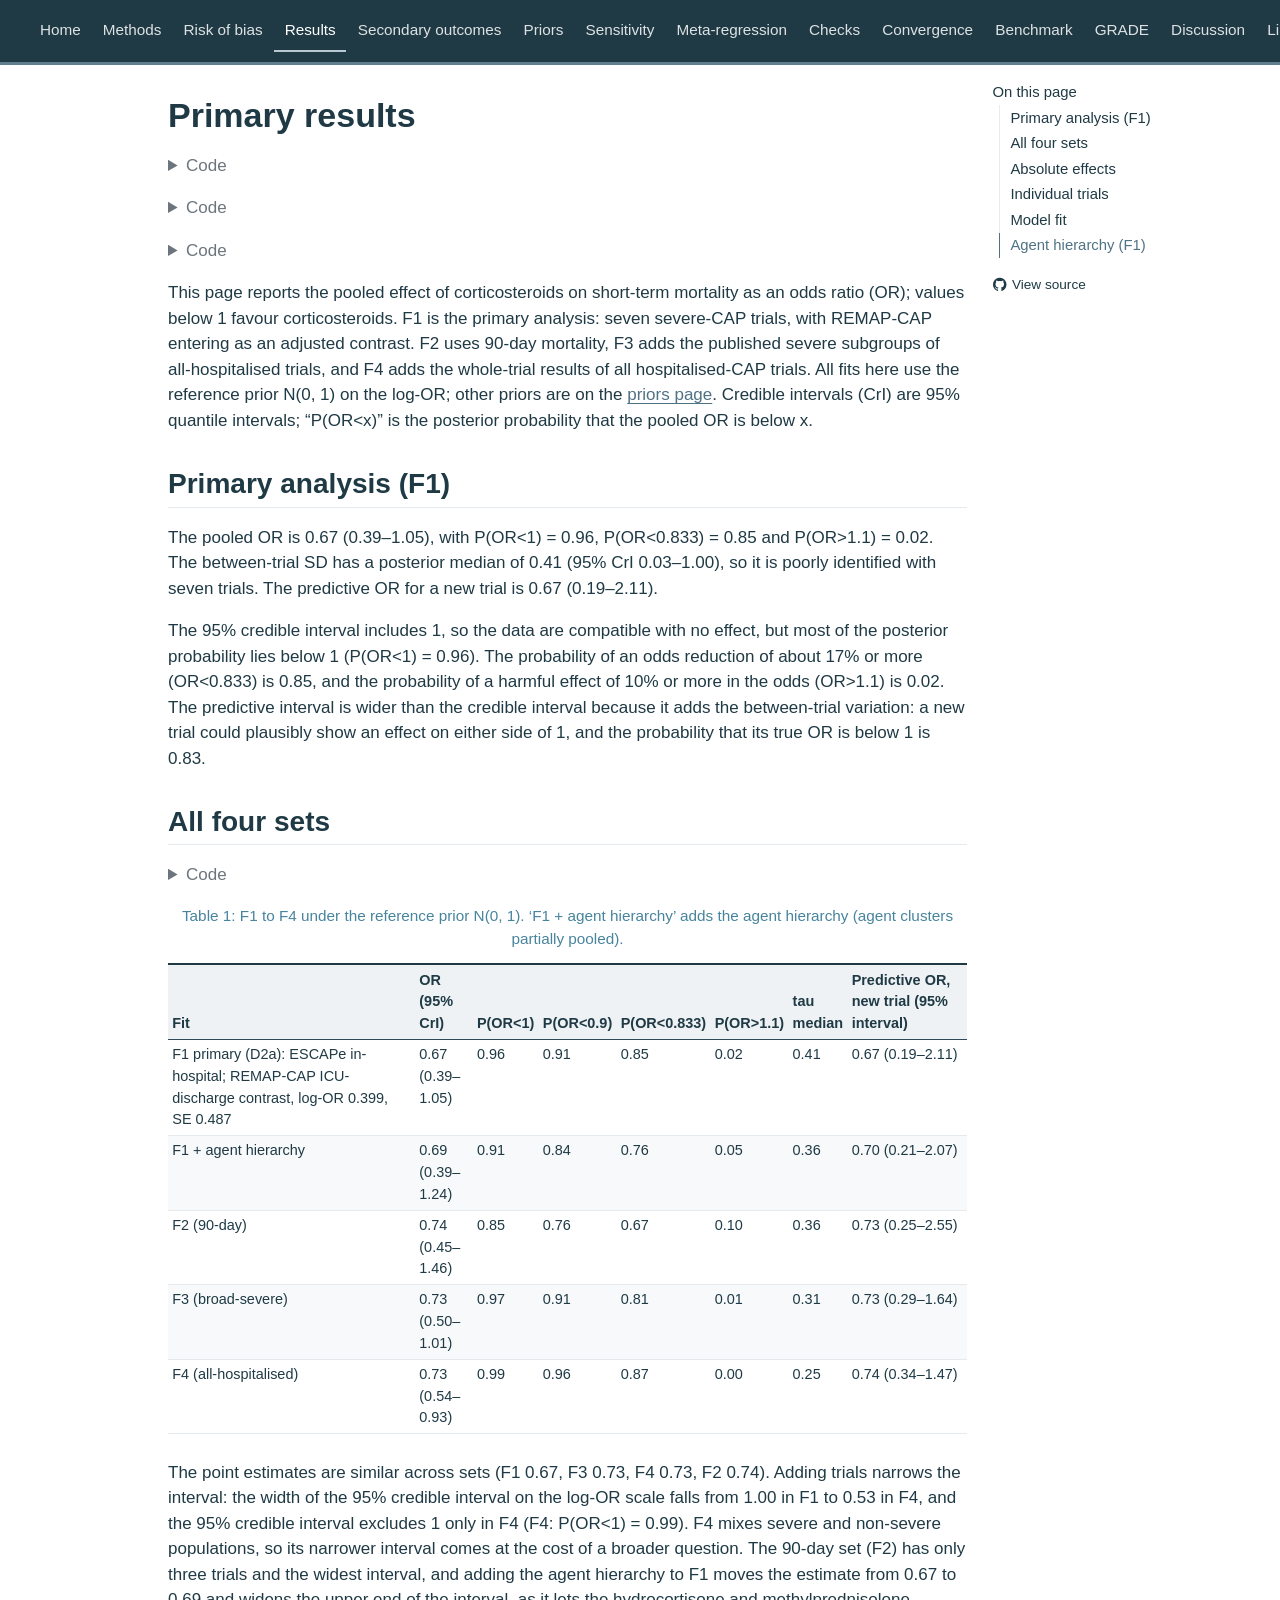
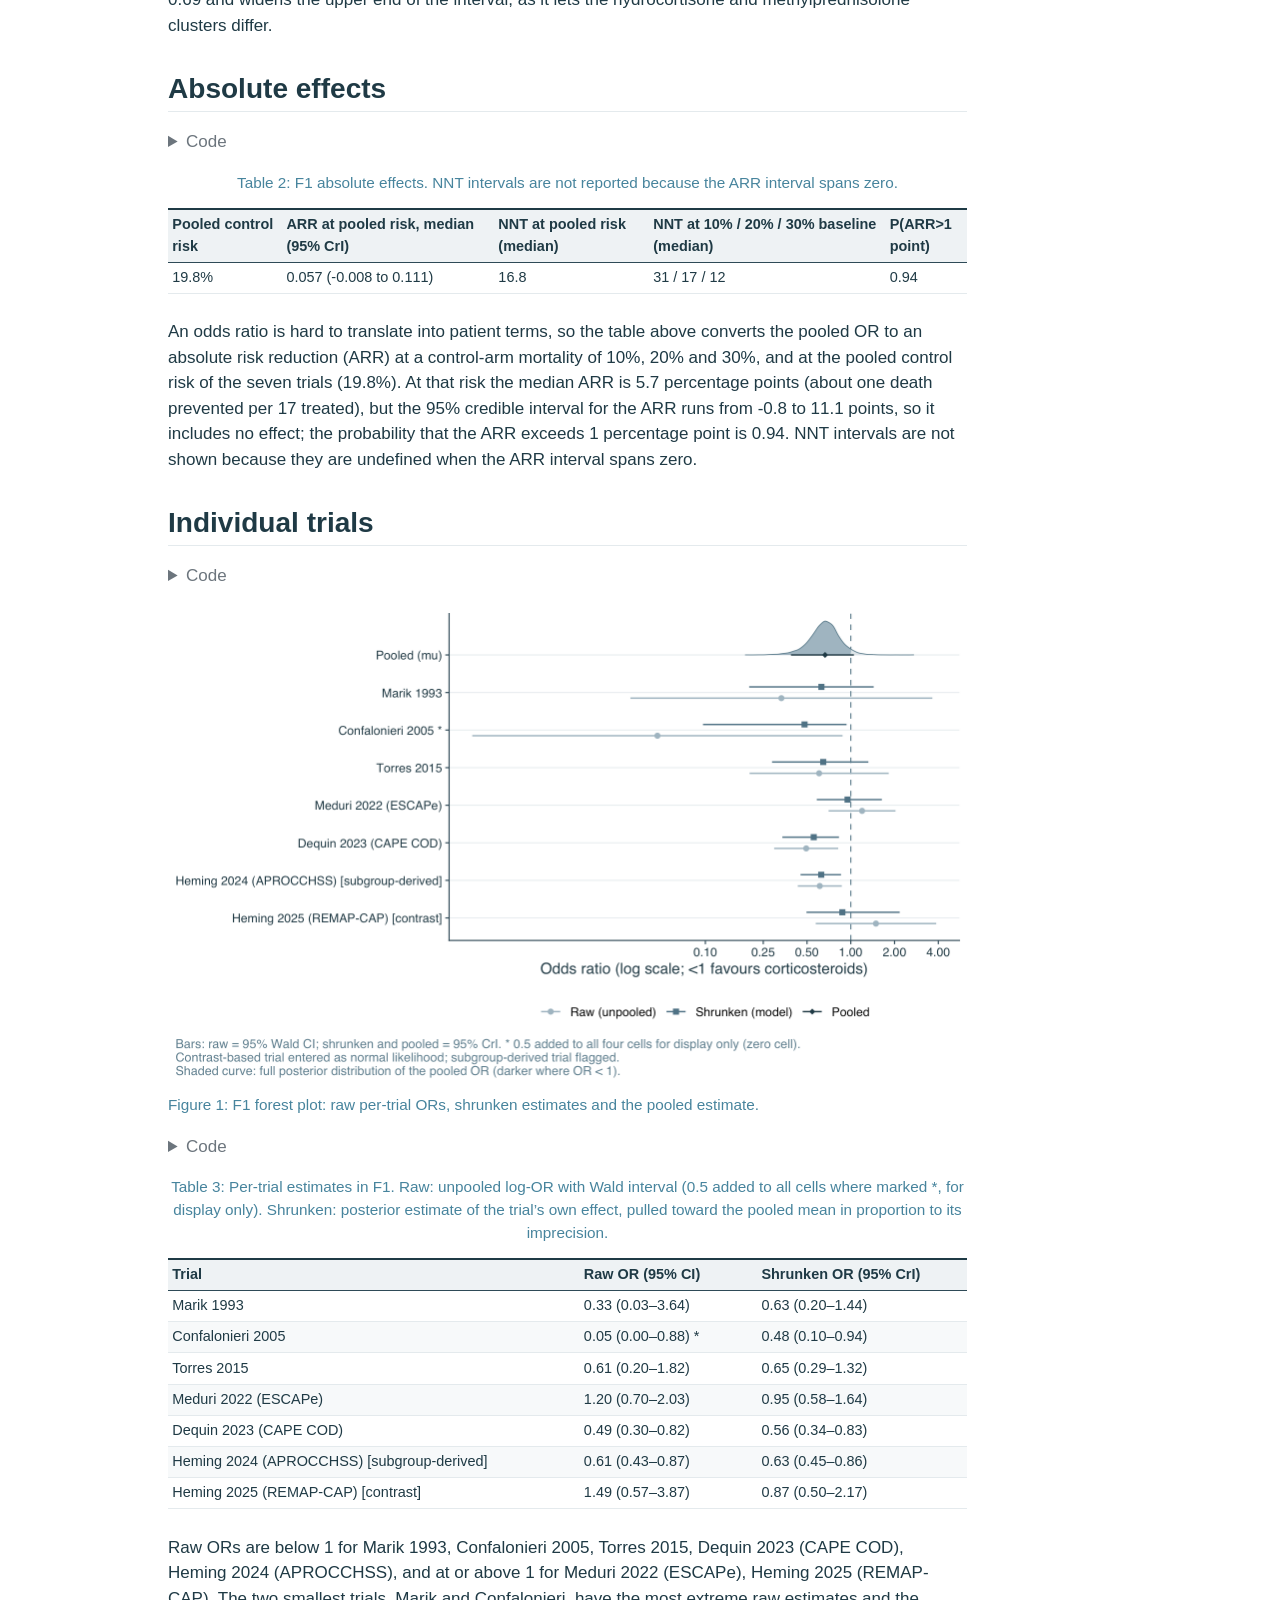
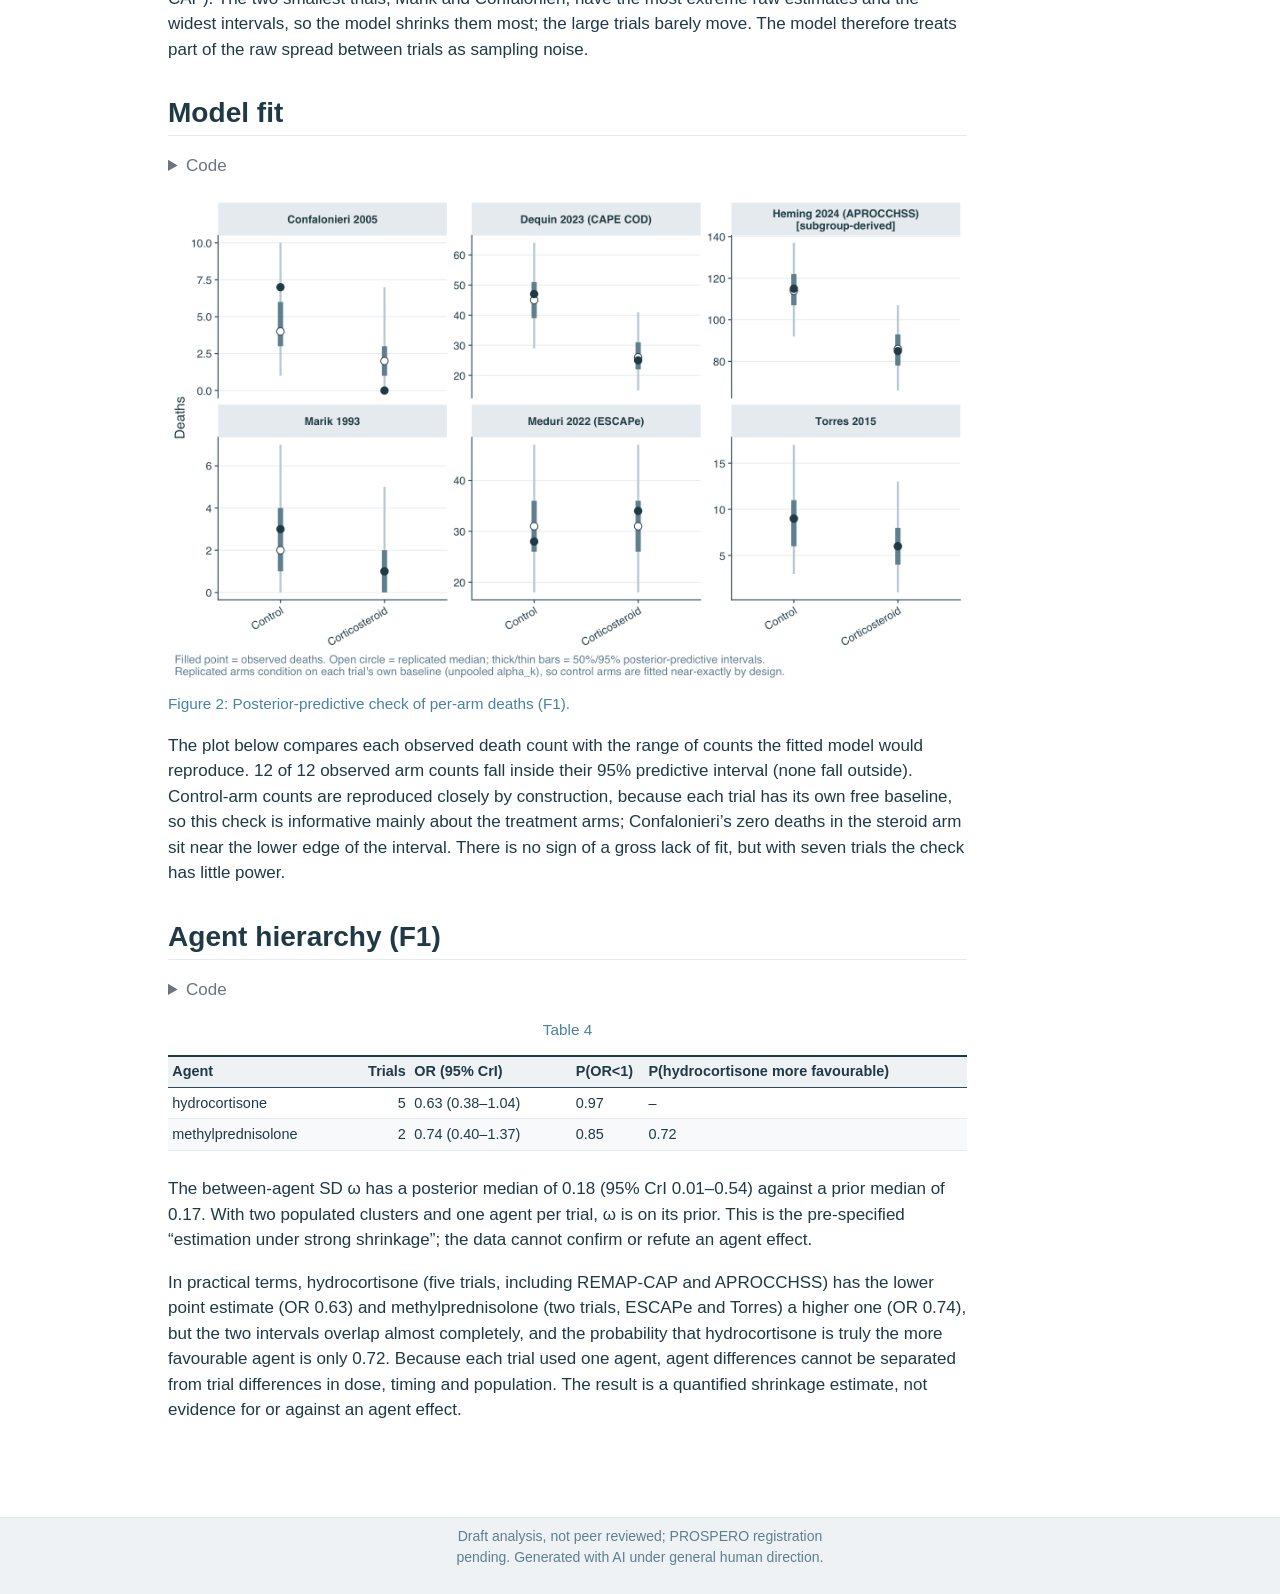
<file: docs/results.html>
<!DOCTYPE html>
<html xmlns="http://www.w3.org/1999/xhtml" lang="en" xml:lang="en"><head>

<meta charset="utf-8">
<meta name="generator" content="quarto-1.9.35">

<meta name="viewport" content="width=device-width, initial-scale=1.0, user-scalable=yes">


<title>Primary results – Corticosteroids in sCAP</title>
<style>
/* Default styles provided by pandoc.
** See https://pandoc.org/MANUAL.html#variables-for-html for config info.
*/
code{white-space: pre-wrap;}
span.smallcaps{font-variant: small-caps;}
div.columns{display: flex; gap: min(4vw, 1.5em);}
div.column{flex: auto; overflow-x: auto;}
div.hanging-indent{margin-left: 1.5em; text-indent: -1.5em;}
ul.task-list{list-style: none;}
ul.task-list li input[type="checkbox"] {
  width: 0.8em;
  margin: 0 0.8em 0.2em -1em; /* quarto-specific, see https://github.com/quarto-dev/quarto-cli/issues/4556 */ 
  vertical-align: middle;
}
/* CSS for syntax highlighting */
html { -webkit-text-size-adjust: 100%; }
pre > code.sourceCode { white-space: pre; position: relative; }
pre > code.sourceCode > span { display: inline-block; line-height: 1.25; }
pre > code.sourceCode > span:empty { height: 1.2em; }
.sourceCode { overflow: visible; }
code.sourceCode > span { color: inherit; text-decoration: inherit; }
div.sourceCode { margin: 1em 0; }
pre.sourceCode { margin: 0; }
@media screen {
div.sourceCode { overflow: auto; }
}
@media print {
pre > code.sourceCode { white-space: pre-wrap; }
pre > code.sourceCode > span { text-indent: -5em; padding-left: 5em; }
}
pre.numberSource code
  { counter-reset: source-line 0; }
pre.numberSource code > span
  { position: relative; left: -4em; counter-increment: source-line; }
pre.numberSource code > span > a:first-child::before
  { content: counter(source-line);
    position: relative; left: -1em; text-align: right; vertical-align: baseline;
    border: none; display: inline-block;
    -webkit-touch-callout: none; -webkit-user-select: none;
    -khtml-user-select: none; -moz-user-select: none;
    -ms-user-select: none; user-select: none;
    padding: 0 4px; width: 4em;
  }
pre.numberSource { margin-left: 3em;  padding-left: 4px; }
div.sourceCode
  {   }
@media screen {
pre > code.sourceCode > span > a:first-child::before { text-decoration: underline; }
}
</style>


<script src="site_libs/quarto-nav/quarto-nav.js"></script>
<script src="site_libs/quarto-nav/headroom.min.js"></script>
<script src="site_libs/clipboard/clipboard.min.js"></script>
<script src="site_libs/quarto-search/autocomplete.umd.js"></script>
<script src="site_libs/quarto-search/fuse.min.js"></script>
<script src="site_libs/quarto-search/quarto-search.js"></script>
<meta name="quarto:offset" content="./">
<script src="site_libs/quarto-html/quarto.js" type="module"></script>
<script src="site_libs/quarto-html/tabsets/tabsets.js" type="module"></script>
<script src="site_libs/quarto-html/popper.min.js"></script>
<script src="site_libs/quarto-html/tippy.umd.min.js"></script>
<script src="site_libs/quarto-html/anchor.min.js"></script>
<link href="site_libs/quarto-html/tippy.css" rel="stylesheet">
<link href="site_libs/quarto-html/quarto-syntax-highlighting-46f66b053e56abd73bb6e954d61a315b.css" rel="stylesheet" id="quarto-text-highlighting-styles">
<script src="site_libs/bootstrap/bootstrap.min.js"></script>
<link href="site_libs/bootstrap/bootstrap-icons.css" rel="stylesheet">
<link href="site_libs/bootstrap/bootstrap-a7745cbeffaa95b2c6d13ed910c9e09f.min.css" rel="stylesheet" append-hash="true" id="quarto-bootstrap" data-mode="light">
<script id="quarto-search-options" type="application/json">{
  "location": "navbar",
  "copy-button": false,
  "collapse-after": 3,
  "panel-placement": "end",
  "type": "overlay",
  "limit": 50,
  "keyboard-shortcut": [
    "f",
    "/",
    "s"
  ],
  "show-item-context": false,
  "language": {
    "search-no-results-text": "No results",
    "search-matching-documents-text": "matching documents",
    "search-copy-link-title": "Copy link to search",
    "search-hide-matches-text": "Hide additional matches",
    "search-more-match-text": "more match in this document",
    "search-more-matches-text": "more matches in this document",
    "search-clear-button-title": "Clear",
    "search-text-placeholder": "",
    "search-detached-cancel-button-title": "Cancel",
    "search-submit-button-title": "Submit",
    "search-label": "Search"
  }
}</script>


</head>

<body class="nav-fixed quarto-light">

<div id="quarto-search-results"></div>
  <header id="quarto-header" class="headroom fixed-top">
    <nav class="navbar navbar-expand-lg " data-bs-theme="dark">
      <div class="navbar-container container-fluid">
      <div class="navbar-brand-container mx-auto">
    <a class="navbar-brand" href="./index.html">
    <span class="navbar-title">Corticosteroids in sCAP</span>
    </a>
  </div>
            <div id="quarto-search" class="" title="Search"></div>
          <button class="navbar-toggler" type="button" data-bs-toggle="collapse" data-bs-target="#navbarCollapse" aria-controls="navbarCollapse" role="menu" aria-expanded="false" aria-label="Toggle navigation" onclick="if (window.quartoToggleHeadroom) { window.quartoToggleHeadroom(); }">
  <span class="navbar-toggler-icon"></span>
</button>
          <div class="collapse navbar-collapse" id="navbarCollapse">
            <ul class="navbar-nav navbar-nav-scroll me-auto">
  <li class="nav-item">
    <a class="nav-link" href="./index.html"> 
<span class="menu-text">Home</span></a>
  </li>  
  <li class="nav-item">
    <a class="nav-link" href="./methods.html"> 
<span class="menu-text">Methods</span></a>
  </li>  
  <li class="nav-item">
    <a class="nav-link" href="./risk_of_bias.html"> 
<span class="menu-text">Risk of bias</span></a>
  </li>  
  <li class="nav-item">
    <a class="nav-link active" href="./results.html" aria-current="page"> 
<span class="menu-text">Results</span></a>
  </li>  
  <li class="nav-item">
    <a class="nav-link" href="./secondary.html"> 
<span class="menu-text">Secondary outcomes</span></a>
  </li>  
  <li class="nav-item">
    <a class="nav-link" href="./priors.html"> 
<span class="menu-text">Priors</span></a>
  </li>  
  <li class="nav-item">
    <a class="nav-link" href="./sensitivity.html"> 
<span class="menu-text">Sensitivity</span></a>
  </li>  
  <li class="nav-item">
    <a class="nav-link" href="./metaregression.html"> 
<span class="menu-text">Meta-regression</span></a>
  </li>  
  <li class="nav-item">
    <a class="nav-link" href="./checks.html"> 
<span class="menu-text">Checks</span></a>
  </li>  
  <li class="nav-item">
    <a class="nav-link" href="./convergence.html"> 
<span class="menu-text">Convergence</span></a>
  </li>  
  <li class="nav-item">
    <a class="nav-link" href="./benchmark.html"> 
<span class="menu-text">Benchmark</span></a>
  </li>  
  <li class="nav-item">
    <a class="nav-link" href="./grade.html"> 
<span class="menu-text">GRADE</span></a>
  </li>  
  <li class="nav-item">
    <a class="nav-link" href="./discussion.html"> 
<span class="menu-text">Discussion</span></a>
  </li>  
  <li class="nav-item">
    <a class="nav-link" href="./limitations.html"> 
<span class="menu-text">Limitations</span></a>
  </li>  
</ul>
            <ul class="navbar-nav navbar-nav-scroll ms-auto">
  <li class="nav-item compact">
    <a class="nav-link" href="https://github.com/Russlewisbo/CAP-steroids"> <i class="bi bi-github" role="img" aria-label="GitHub repository">
</i> 
<span class="menu-text"></span></a>
  </li>  
</ul>
          </div> <!-- /navcollapse -->
            <div class="quarto-navbar-tools">
</div>
      </div> <!-- /container-fluid -->
    </nav>
</header>
<!-- content -->
<div id="quarto-content" class="quarto-container page-columns page-rows-contents page-layout-article page-navbar">
<!-- sidebar -->
<!-- margin-sidebar -->
    <div id="quarto-margin-sidebar" class="sidebar margin-sidebar">
        <nav id="TOC" role="doc-toc" class="toc-active">
    <h2 id="toc-title">On this page</h2>
   
  <ul>
  <li><a href="#primary-analysis-f1" id="toc-primary-analysis-f1" class="nav-link active" data-scroll-target="#primary-analysis-f1">Primary analysis (F1)</a></li>
  <li><a href="#all-four-sets" id="toc-all-four-sets" class="nav-link" data-scroll-target="#all-four-sets">All four sets</a></li>
  <li><a href="#absolute-effects" id="toc-absolute-effects" class="nav-link" data-scroll-target="#absolute-effects">Absolute effects</a></li>
  <li><a href="#individual-trials" id="toc-individual-trials" class="nav-link" data-scroll-target="#individual-trials">Individual trials</a></li>
  <li><a href="#model-fit" id="toc-model-fit" class="nav-link" data-scroll-target="#model-fit">Model fit</a></li>
  <li><a href="#agent-hierarchy-f1" id="toc-agent-hierarchy-f1" class="nav-link" data-scroll-target="#agent-hierarchy-f1">Agent hierarchy (F1)</a></li>
  </ul>
<div class="toc-actions"><ul><li><a href="https://github.com/Russlewisbo/CAP-steroids/blob/main/results.qmd" class="toc-action"><i class="bi bi-github"></i>View source</a></li></ul></div></nav>
    </div>
<!-- main -->
<main class="content" id="quarto-document-content">

<header id="title-block-header" class="quarto-title-block default">
<div class="quarto-title">
<h1 class="title">Primary results</h1>
</div>



<div class="quarto-title-meta">

    
  
    
  </div>
  


</header>


<div class="cell">
<details class="code-fold">
<summary>Code</summary>
<div class="code-copy-outer-scaffold"><div class="sourceCode cell-code" id="cb1"><pre class="sourceCode r code-with-copy"><code class="sourceCode r"><span id="cb1-1"><a href="#cb1-1" aria-hidden="true" tabindex="-1"></a><span class="fu">library</span>(targets)</span>
<span id="cb1-2"><a href="#cb1-2" aria-hidden="true" tabindex="-1"></a><span class="fu">library</span>(dplyr)</span>
<span id="cb1-3"><a href="#cb1-3" aria-hidden="true" tabindex="-1"></a><span class="fu">library</span>(knitr)</span></code></pre></div><button title="Copy to Clipboard" class="code-copy-button"><i class="bi"></i></button></div>
</details>
</div>
<div class="cell">
<details class="code-fold">
<summary>Code</summary>
<div class="code-copy-outer-scaffold"><div class="sourceCode cell-code" id="cb2"><pre class="sourceCode r code-with-copy"><code class="sourceCode r"><span id="cb2-1"><a href="#cb2-1" aria-hidden="true" tabindex="-1"></a><span class="fu">source</span>(<span class="st">"_helpers.R"</span>)</span></code></pre></div><button title="Copy to Clipboard" class="code-copy-button"><i class="bi"></i></button></div>
</details>
</div>
<div class="cell">
<details class="code-fold">
<summary>Code</summary>
<div class="code-copy-outer-scaffold"><div class="sourceCode cell-code" id="cb3"><pre class="sourceCode r code-with-copy"><code class="sourceCode r"><span id="cb3-1"><a href="#cb3-1" aria-hidden="true" tabindex="-1"></a>s <span class="ot">&lt;-</span> <span class="fu">tar_read</span>(all_summary)</span>
<span id="cb3-2"><a href="#cb3-2" aria-hidden="true" tabindex="-1"></a>agent <span class="ot">&lt;-</span> <span class="fu">tar_read</span>(agent_F1)</span>
<span id="cb3-3"><a href="#cb3-3" aria-hidden="true" tabindex="-1"></a>te <span class="ot">&lt;-</span> <span class="fu">tar_read</span>(trial_effects_F1)</span>
<span id="cb3-4"><a href="#cb3-4" aria-hidden="true" tabindex="-1"></a>ppc <span class="ot">&lt;-</span> <span class="fu">tar_read</span>(ppc_F1)</span>
<span id="cb3-5"><a href="#cb3-5" aria-hidden="true" tabindex="-1"></a>f1 <span class="ot">&lt;-</span> <span class="fu">filter</span>(s, id <span class="sc">==</span> <span class="st">"F1_default"</span>)</span></code></pre></div><button title="Copy to Clipboard" class="code-copy-button"><i class="bi"></i></button></div>
</details>
</div>
<p>This page reports the pooled effect of corticosteroids on short-term mortality as an odds ratio (OR); values below 1 favour corticosteroids. F1 is the primary analysis: seven severe-CAP trials, with REMAP-CAP entering as an adjusted contrast. F2 uses 90-day mortality, F3 adds the published severe subgroups of all-hospitalised trials, and F4 adds the whole-trial results of all hospitalised-CAP trials. All fits here use the reference prior N(0, 1) on the log-OR; other priors are on the <a href="./priors.html">priors page</a>. Credible intervals (CrI) are 95% quantile intervals; “P(OR&lt;x)” is the posterior probability that the pooled OR is below x.</p>
<section id="primary-analysis-f1" class="level2">
<h2 class="anchored" data-anchor-id="primary-analysis-f1">Primary analysis (F1)</h2>
<p>The pooled OR is 0.67 (0.39–1.05), with P(OR&lt;1) = 0.96, P(OR&lt;0.833) = 0.85 and P(OR&gt;1.1) = 0.02. The between-trial SD has a posterior median of 0.41 (95% CrI 0.03–1.00), so it is poorly identified with seven trials. The predictive OR for a new trial is 0.67 (0.19–2.11).</p>
<p>The 95% credible interval includes 1, so the data are compatible with no effect, but most of the posterior probability lies below 1 (P(OR&lt;1) = 0.96). The probability of an odds reduction of about 17% or more (OR&lt;0.833) is 0.85, and the probability of a harmful effect of 10% or more in the odds (OR&gt;1.1) is 0.02. The predictive interval is wider than the credible interval because it adds the between-trial variation: a new trial could plausibly show an effect on either side of 1, and the probability that its true OR is below 1 is 0.83.</p>
</section>
<section id="all-four-sets" class="level2">
<h2 class="anchored" data-anchor-id="all-four-sets">All four sets</h2>
<div class="cell">
<details class="code-fold">
<summary>Code</summary>
<div class="code-copy-outer-scaffold"><div class="sourceCode cell-code" id="cb4"><pre class="sourceCode r code-with-copy"><code class="sourceCode r"><span id="cb4-1"><a href="#cb4-1" aria-hidden="true" tabindex="-1"></a><span class="fu">kable</span>(<span class="fu">res_tbl</span>(<span class="fu">filter</span>(s, id <span class="sc">%in%</span> <span class="fu">c</span>(<span class="st">"F1_default"</span>, <span class="st">"F1_agent"</span>, <span class="st">"F2"</span>, <span class="st">"F3"</span>, <span class="st">"F4"</span>))),</span>
<span id="cb4-2"><a href="#cb4-2" aria-hidden="true" tabindex="-1"></a>      <span class="at">caption =</span> <span class="st">"F1 to F4 under the reference prior N(0, 1). 'F1 + agent hierarchy' adds the agent hierarchy (agent clusters partially pooled)."</span>)</span></code></pre></div><button title="Copy to Clipboard" class="code-copy-button"><i class="bi"></i></button></div>
</details>
<div id="tbl-sets" class="cell quarto-float quarto-figure quarto-figure-center anchored">
<figure class="quarto-float quarto-float-tbl figure">
<figcaption class="quarto-float-caption-top quarto-float-caption quarto-float-tbl" id="tbl-sets-caption-0ceaefa1-69ba-4598-a22c-09a6ac19f8ca">
Table&nbsp;1: F1 to F4 under the reference prior N(0, 1). ‘F1 + agent hierarchy’ adds the agent hierarchy (agent clusters partially pooled).
</figcaption>
<div aria-describedby="tbl-sets-caption-0ceaefa1-69ba-4598-a22c-09a6ac19f8ca">
<div class="cell-output-display">
<table class="cell caption-top table table-sm table-striped small">
<colgroup>
<col style="width: 46%">
<col style="width: 8%">
<col style="width: 3%">
<col style="width: 4%">
<col style="width: 5%">
<col style="width: 4%">
<col style="width: 5%">
<col style="width: 19%">
</colgroup>
<thead>
<tr class="header">
<th style="text-align: left;">Fit</th>
<th style="text-align: left;">OR (95% CrI)</th>
<th style="text-align: left;">P(OR&lt;1)</th>
<th style="text-align: left;">P(OR&lt;0.9)</th>
<th style="text-align: left;">P(OR&lt;0.833)</th>
<th style="text-align: left;">P(OR&gt;1.1)</th>
<th style="text-align: left;">tau median</th>
<th style="text-align: left;">Predictive OR, new trial (95% interval)</th>
</tr>
</thead>
<tbody>
<tr class="odd">
<td style="text-align: left;">F1 primary (D2a): ESCAPe in-hospital; REMAP-CAP ICU-discharge contrast, log-OR 0.399, SE 0.487</td>
<td style="text-align: left;">0.67 (0.39–1.05)</td>
<td style="text-align: left;">0.96</td>
<td style="text-align: left;">0.91</td>
<td style="text-align: left;">0.85</td>
<td style="text-align: left;">0.02</td>
<td style="text-align: left;">0.41</td>
<td style="text-align: left;">0.67 (0.19–2.11)</td>
</tr>
<tr class="even">
<td style="text-align: left;">F1 + agent hierarchy</td>
<td style="text-align: left;">0.69 (0.39–1.24)</td>
<td style="text-align: left;">0.91</td>
<td style="text-align: left;">0.84</td>
<td style="text-align: left;">0.76</td>
<td style="text-align: left;">0.05</td>
<td style="text-align: left;">0.36</td>
<td style="text-align: left;">0.70 (0.21–2.07)</td>
</tr>
<tr class="odd">
<td style="text-align: left;">F2 (90-day)</td>
<td style="text-align: left;">0.74 (0.45–1.46)</td>
<td style="text-align: left;">0.85</td>
<td style="text-align: left;">0.76</td>
<td style="text-align: left;">0.67</td>
<td style="text-align: left;">0.10</td>
<td style="text-align: left;">0.36</td>
<td style="text-align: left;">0.73 (0.25–2.55)</td>
</tr>
<tr class="even">
<td style="text-align: left;">F3 (broad-severe)</td>
<td style="text-align: left;">0.73 (0.50–1.01)</td>
<td style="text-align: left;">0.97</td>
<td style="text-align: left;">0.91</td>
<td style="text-align: left;">0.81</td>
<td style="text-align: left;">0.01</td>
<td style="text-align: left;">0.31</td>
<td style="text-align: left;">0.73 (0.29–1.64)</td>
</tr>
<tr class="odd">
<td style="text-align: left;">F4 (all-hospitalised)</td>
<td style="text-align: left;">0.73 (0.54–0.93)</td>
<td style="text-align: left;">0.99</td>
<td style="text-align: left;">0.96</td>
<td style="text-align: left;">0.87</td>
<td style="text-align: left;">0.00</td>
<td style="text-align: left;">0.25</td>
<td style="text-align: left;">0.74 (0.34–1.47)</td>
</tr>
</tbody>
</table>
</div>
</div>
</figure>
</div>
</div>
<p>The point estimates are similar across sets (F1 0.67, F3 0.73, F4 0.73, F2 0.74). Adding trials narrows the interval: the width of the 95% credible interval on the log-OR scale falls from 1.00 in F1 to 0.53 in F4, and the 95% credible interval excludes 1 only in F4 (F4: P(OR&lt;1) = 0.99). F4 mixes severe and non-severe populations, so its narrower interval comes at the cost of a broader question. The 90-day set (F2) has only three trials and the widest interval, and adding the agent hierarchy to F1 moves the estimate from 0.67 to 0.69 and widens the upper end of the interval, as it lets the hydrocortisone and methylprednisolone clusters differ.</p>
</section>
<section id="absolute-effects" class="level2">
<h2 class="anchored" data-anchor-id="absolute-effects">Absolute effects</h2>
<div class="cell">
<details class="code-fold">
<summary>Code</summary>
<div class="code-copy-outer-scaffold"><div class="sourceCode cell-code" id="cb5"><pre class="sourceCode r code-with-copy"><code class="sourceCode r"><span id="cb5-1"><a href="#cb5-1" aria-hidden="true" tabindex="-1"></a>nnt <span class="ot">&lt;-</span> f1 <span class="sc">|&gt;</span> <span class="fu">transmute</span>(</span>
<span id="cb5-2"><a href="#cb5-2" aria-hidden="true" tabindex="-1"></a>  <span class="st">`</span><span class="at">Pooled control risk</span><span class="st">`</span> <span class="ot">=</span> <span class="fu">sprintf</span>(<span class="st">"%.1f%%"</span>, <span class="dv">100</span> <span class="sc">*</span> pooled_control_risk),</span>
<span id="cb5-3"><a href="#cb5-3" aria-hidden="true" tabindex="-1"></a>  <span class="st">`</span><span class="at">ARR at pooled risk, median (95% CrI)</span><span class="st">`</span> <span class="ot">=</span> <span class="fu">or_ci</span>(ARR_pooled_median, ARR_pooled_q025, ARR_pooled_q975, <span class="dv">3</span>),</span>
<span id="cb5-4"><a href="#cb5-4" aria-hidden="true" tabindex="-1"></a>  <span class="st">`</span><span class="at">NNT at pooled risk (median)</span><span class="st">`</span> <span class="ot">=</span> <span class="fu">pr</span>(NNT_median_pooled, <span class="dv">1</span>),</span>
<span id="cb5-5"><a href="#cb5-5" aria-hidden="true" tabindex="-1"></a>  <span class="st">`</span><span class="at">NNT at 10% / 20% / 30% baseline (median)</span><span class="st">`</span> <span class="ot">=</span> <span class="fu">sprintf</span>(<span class="st">"%.0f / %.0f / %.0f"</span>, NNT_median_10, NNT_median_20, NNT_median_30),</span>
<span id="cb5-6"><a href="#cb5-6" aria-hidden="true" tabindex="-1"></a>  <span class="st">`</span><span class="at">P(ARR&gt;1 point)</span><span class="st">`</span> <span class="ot">=</span> <span class="fu">pr</span>(P_ARR_gt_1pt_at_pooled))</span>
<span id="cb5-7"><a href="#cb5-7" aria-hidden="true" tabindex="-1"></a><span class="fu">kable</span>(nnt, <span class="at">caption =</span> <span class="st">"F1 absolute effects. NNT intervals are not reported because the ARR interval spans zero."</span>)</span></code></pre></div><button title="Copy to Clipboard" class="code-copy-button"><i class="bi"></i></button></div>
</details>
<div id="tbl-nnt" class="cell quarto-float quarto-figure quarto-figure-center anchored">
<figure class="quarto-float quarto-float-tbl figure">
<figcaption class="quarto-float-caption-top quarto-float-caption quarto-float-tbl" id="tbl-nnt-caption-0ceaefa1-69ba-4598-a22c-09a6ac19f8ca">
Table&nbsp;2: F1 absolute effects. NNT intervals are not reported because the ARR interval spans zero.
</figcaption>
<div aria-describedby="tbl-nnt-caption-0ceaefa1-69ba-4598-a22c-09a6ac19f8ca">
<div class="cell-output-display">
<table class="cell caption-top table table-sm table-striped small">
<colgroup>
<col style="width: 14%">
<col style="width: 26%">
<col style="width: 19%">
<col style="width: 29%">
<col style="width: 10%">
</colgroup>
<thead>
<tr class="header">
<th style="text-align: left;">Pooled control risk</th>
<th style="text-align: left;">ARR at pooled risk, median (95% CrI)</th>
<th style="text-align: left;">NNT at pooled risk (median)</th>
<th style="text-align: left;">NNT at 10% / 20% / 30% baseline (median)</th>
<th style="text-align: left;">P(ARR&gt;1 point)</th>
</tr>
</thead>
<tbody>
<tr class="odd">
<td style="text-align: left;">19.8%</td>
<td style="text-align: left;">0.057 (-0.008 to 0.111)</td>
<td style="text-align: left;">16.8</td>
<td style="text-align: left;">31 / 17 / 12</td>
<td style="text-align: left;">0.94</td>
</tr>
</tbody>
</table>
</div>
</div>
</figure>
</div>
</div>
<p>An odds ratio is hard to translate into patient terms, so the table above converts the pooled OR to an absolute risk reduction (ARR) at a control-arm mortality of 10%, 20% and 30%, and at the pooled control risk of the seven trials (19.8%). At that risk the median ARR is 5.7 percentage points (about one death prevented per 17 treated), but the 95% credible interval for the ARR runs from -0.8 to 11.1 points, so it includes no effect; the probability that the ARR exceeds 1 percentage point is 0.94. NNT intervals are not shown because they are undefined when the ARR interval spans zero.</p>
</section>
<section id="individual-trials" class="level2">
<h2 class="anchored" data-anchor-id="individual-trials">Individual trials</h2>
<div class="cell">
<details class="code-fold">
<summary>Code</summary>
<div class="code-copy-outer-scaffold"><div class="sourceCode cell-code" id="cb6"><pre class="sourceCode r code-with-copy"><code class="sourceCode r"><span id="cb6-1"><a href="#cb6-1" aria-hidden="true" tabindex="-1"></a><span class="fu">include_graphics</span>(<span class="fu">tar_read</span>(fig_forest_F1))</span></code></pre></div><button title="Copy to Clipboard" class="code-copy-button"><i class="bi"></i></button></div>
</details>
<div class="cell-output-display">
<div id="fig-forest" class="quarto-float quarto-figure quarto-figure-center anchored">
<figure class="quarto-float quarto-float-fig figure">
<div aria-describedby="fig-forest-caption-0ceaefa1-69ba-4598-a22c-09a6ac19f8ca">
<img src="output/figures/F1_forest.png" class="img-fluid figure-img">
</div>
<figcaption class="quarto-float-caption-bottom quarto-float-caption quarto-float-fig" id="fig-forest-caption-0ceaefa1-69ba-4598-a22c-09a6ac19f8ca">
Figure&nbsp;1: F1 forest plot: raw per-trial ORs, shrunken estimates and the pooled estimate.
</figcaption>
</figure>
</div>
</div>
</div>
<div class="cell">
<details class="code-fold">
<summary>Code</summary>
<div class="code-copy-outer-scaffold"><div class="sourceCode cell-code" id="cb7"><pre class="sourceCode r code-with-copy"><code class="sourceCode r"><span id="cb7-1"><a href="#cb7-1" aria-hidden="true" tabindex="-1"></a>te <span class="sc">|&gt;</span> <span class="fu">transmute</span>(<span class="at">Trial =</span> <span class="fu">paste0</span>(trial, <span class="fu">ifelse</span>(data_type <span class="sc">==</span> <span class="st">"contrast"</span>, <span class="st">" [contrast]"</span>, <span class="fu">ifelse</span>(subgroup_derived, <span class="st">" [subgroup-derived]"</span>, <span class="st">""</span>))),</span>
<span id="cb7-2"><a href="#cb7-2" aria-hidden="true" tabindex="-1"></a>                <span class="st">`</span><span class="at">Raw OR (95% CI)</span><span class="st">`</span> <span class="ot">=</span> <span class="fu">paste0</span>(<span class="fu">or_ci</span>(raw_or, raw_lo, raw_hi), <span class="fu">ifelse</span>(zero_cell, <span class="st">" *"</span>, <span class="st">""</span>)),</span>
<span id="cb7-3"><a href="#cb7-3" aria-hidden="true" tabindex="-1"></a>                <span class="st">`</span><span class="at">Shrunken OR (95% CrI)</span><span class="st">`</span> <span class="ot">=</span> <span class="fu">or_ci</span>(shrunk_or, shrunk_lo, shrunk_hi)) <span class="sc">|&gt;</span></span>
<span id="cb7-4"><a href="#cb7-4" aria-hidden="true" tabindex="-1"></a>  <span class="fu">kable</span>(<span class="at">caption =</span> <span class="st">"Per-trial estimates in F1. Raw: unpooled log-OR with Wald interval (0.5 added to all cells where marked *, for display only). Shrunken: posterior estimate of the trial's own effect, pulled toward the pooled mean in proportion to its imprecision."</span>)</span></code></pre></div><button title="Copy to Clipboard" class="code-copy-button"><i class="bi"></i></button></div>
</details>
<div id="tbl-trial-effects" class="cell quarto-float quarto-figure quarto-figure-center anchored">
<figure class="quarto-float quarto-float-tbl figure">
<figcaption class="quarto-float-caption-top quarto-float-caption quarto-float-tbl" id="tbl-trial-effects-caption-0ceaefa1-69ba-4598-a22c-09a6ac19f8ca">
Table&nbsp;3: Per-trial estimates in F1. Raw: unpooled log-OR with Wald interval (0.5 added to all cells where marked *, for display only). Shrunken: posterior estimate of the trial’s own effect, pulled toward the pooled mean in proportion to its imprecision.
</figcaption>
<div aria-describedby="tbl-trial-effects-caption-0ceaefa1-69ba-4598-a22c-09a6ac19f8ca">
<div class="cell-output-display">
<table class="cell caption-top table table-sm table-striped small">
<colgroup>
<col style="width: 51%">
<col style="width: 22%">
<col style="width: 26%">
</colgroup>
<thead>
<tr class="header">
<th style="text-align: left;">Trial</th>
<th style="text-align: left;">Raw OR (95% CI)</th>
<th style="text-align: left;">Shrunken OR (95% CrI)</th>
</tr>
</thead>
<tbody>
<tr class="odd">
<td style="text-align: left;">Marik 1993</td>
<td style="text-align: left;">0.33 (0.03–3.64)</td>
<td style="text-align: left;">0.63 (0.20–1.44)</td>
</tr>
<tr class="even">
<td style="text-align: left;">Confalonieri 2005</td>
<td style="text-align: left;">0.05 (0.00–0.88) *</td>
<td style="text-align: left;">0.48 (0.10–0.94)</td>
</tr>
<tr class="odd">
<td style="text-align: left;">Torres 2015</td>
<td style="text-align: left;">0.61 (0.20–1.82)</td>
<td style="text-align: left;">0.65 (0.29–1.32)</td>
</tr>
<tr class="even">
<td style="text-align: left;">Meduri 2022 (ESCAPe)</td>
<td style="text-align: left;">1.20 (0.70–2.03)</td>
<td style="text-align: left;">0.95 (0.58–1.64)</td>
</tr>
<tr class="odd">
<td style="text-align: left;">Dequin 2023 (CAPE COD)</td>
<td style="text-align: left;">0.49 (0.30–0.82)</td>
<td style="text-align: left;">0.56 (0.34–0.83)</td>
</tr>
<tr class="even">
<td style="text-align: left;">Heming 2024 (APROCCHSS) [subgroup-derived]</td>
<td style="text-align: left;">0.61 (0.43–0.87)</td>
<td style="text-align: left;">0.63 (0.45–0.86)</td>
</tr>
<tr class="odd">
<td style="text-align: left;">Heming 2025 (REMAP-CAP) [contrast]</td>
<td style="text-align: left;">1.49 (0.57–3.87)</td>
<td style="text-align: left;">0.87 (0.50–2.17)</td>
</tr>
</tbody>
</table>
</div>
</div>
</figure>
</div>
</div>
<p>Raw ORs are below 1 for Marik 1993, Confalonieri 2005, Torres 2015, Dequin 2023 (CAPE COD), Heming 2024 (APROCCHSS), and at or above 1 for Meduri 2022 (ESCAPe), Heming 2025 (REMAP-CAP). The two smallest trials, Marik and Confalonieri, have the most extreme raw estimates and the widest intervals, so the model shrinks them most; the large trials barely move. The model therefore treats part of the raw spread between trials as sampling noise.</p>
</section>
<section id="model-fit" class="level2">
<h2 class="anchored" data-anchor-id="model-fit">Model fit</h2>
<div class="cell">
<details class="code-fold">
<summary>Code</summary>
<div class="code-copy-outer-scaffold"><div class="sourceCode cell-code" id="cb8"><pre class="sourceCode r code-with-copy"><code class="sourceCode r"><span id="cb8-1"><a href="#cb8-1" aria-hidden="true" tabindex="-1"></a><span class="fu">include_graphics</span>(<span class="fu">tar_read</span>(fig_ppc_F1))</span></code></pre></div><button title="Copy to Clipboard" class="code-copy-button"><i class="bi"></i></button></div>
</details>
<div class="cell-output-display">
<div id="fig-ppc" class="quarto-float quarto-figure quarto-figure-center anchored">
<figure class="quarto-float quarto-float-fig figure">
<div aria-describedby="fig-ppc-caption-0ceaefa1-69ba-4598-a22c-09a6ac19f8ca">
<img src="output/figures/F1_ppc_dotplot.png" class="img-fluid figure-img">
</div>
<figcaption class="quarto-float-caption-bottom quarto-float-caption quarto-float-fig" id="fig-ppc-caption-0ceaefa1-69ba-4598-a22c-09a6ac19f8ca">
Figure&nbsp;2: Posterior-predictive check of per-arm deaths (F1).
</figcaption>
</figure>
</div>
</div>
</div>
<p>The plot below compares each observed death count with the range of counts the fitted model would reproduce. 12 of 12 observed arm counts fall inside their 95% predictive interval (none fall outside). Control-arm counts are reproduced closely by construction, because each trial has its own free baseline, so this check is informative mainly about the treatment arms; Confalonieri’s zero deaths in the steroid arm sit near the lower edge of the interval. There is no sign of a gross lack of fit, but with seven trials the check has little power.</p>
</section>
<section id="agent-hierarchy-f1" class="level2">
<h2 class="anchored" data-anchor-id="agent-hierarchy-f1">Agent hierarchy (F1)</h2>
<div class="cell">
<details class="code-fold">
<summary>Code</summary>
<div class="code-copy-outer-scaffold"><div class="sourceCode cell-code" id="cb9"><pre class="sourceCode r code-with-copy"><code class="sourceCode r"><span id="cb9-1"><a href="#cb9-1" aria-hidden="true" tabindex="-1"></a>agent <span class="sc">|&gt;</span> <span class="fu">transmute</span>(<span class="at">Agent =</span> agent, <span class="at">Trials =</span> n_trials, <span class="st">`</span><span class="at">OR (95% CrI)</span><span class="st">`</span> <span class="ot">=</span> <span class="fu">or_ci</span>(OR_median, OR_q025, OR_q975),</span>
<span id="cb9-2"><a href="#cb9-2" aria-hidden="true" tabindex="-1"></a>                   <span class="st">`</span><span class="at">P(OR&lt;1)</span><span class="st">`</span> <span class="ot">=</span> <span class="fu">pr</span>(P_OR_lt_1), <span class="st">`</span><span class="at">P(hydrocortisone more favourable)</span><span class="st">`</span> <span class="ot">=</span> <span class="fu">pr</span>(P_HC_more_favourable)) <span class="sc">|&gt;</span></span>
<span id="cb9-3"><a href="#cb9-3" aria-hidden="true" tabindex="-1"></a>  <span class="fu">kable</span>()</span></code></pre></div><button title="Copy to Clipboard" class="code-copy-button"><i class="bi"></i></button></div>
</details>
<div id="tbl-agent" class="cell quarto-float quarto-figure quarto-figure-center anchored">
<figure class="quarto-float quarto-float-tbl figure">
<figcaption class="quarto-float-caption-top quarto-float-caption quarto-float-tbl quarto-uncaptioned" id="tbl-agent-caption-0ceaefa1-69ba-4598-a22c-09a6ac19f8ca">
Table&nbsp;4
</figcaption>
<div aria-describedby="tbl-agent-caption-0ceaefa1-69ba-4598-a22c-09a6ac19f8ca">
<div class="cell-output-display">
<table class="caption-top table table-sm table-striped small">
<colgroup>
<col style="width: 22%">
<col style="width: 8%">
<col style="width: 20%">
<col style="width: 9%">
<col style="width: 40%">
</colgroup>
<thead>
<tr class="header">
<th style="text-align: left;">Agent</th>
<th style="text-align: right;">Trials</th>
<th style="text-align: left;">OR (95% CrI)</th>
<th style="text-align: left;">P(OR&lt;1)</th>
<th style="text-align: left;">P(hydrocortisone more favourable)</th>
</tr>
</thead>
<tbody>
<tr class="odd">
<td style="text-align: left;">hydrocortisone</td>
<td style="text-align: right;">5</td>
<td style="text-align: left;">0.63 (0.38–1.04)</td>
<td style="text-align: left;">0.97</td>
<td style="text-align: left;">–</td>
</tr>
<tr class="even">
<td style="text-align: left;">methylprednisolone</td>
<td style="text-align: right;">2</td>
<td style="text-align: left;">0.74 (0.40–1.37)</td>
<td style="text-align: left;">0.85</td>
<td style="text-align: left;">0.72</td>
</tr>
</tbody>
</table>
</div>
</div>
</figure>
</div>
</div>
<p>The between-agent SD ω has a posterior median of 0.18 (95% CrI 0.01–0.54) against a prior median of 0.17. With two populated clusters and one agent per trial, ω is on its prior. This is the pre-specified “estimation under strong shrinkage”; the data cannot confirm or refute an agent effect.</p>
<p>In practical terms, hydrocortisone (five trials, including REMAP-CAP and APROCCHSS) has the lower point estimate (OR 0.63) and methylprednisolone (two trials, ESCAPe and Torres) a higher one (OR 0.74), but the two intervals overlap almost completely, and the probability that hydrocortisone is truly the more favourable agent is only 0.72. Because each trial used one agent, agent differences cannot be separated from trial differences in dose, timing and population. The result is a quantified shrinkage estimate, not evidence for or against an agent effect.</p>


</section>

</main> <!-- /main -->
<script id="quarto-html-after-body" type="application/javascript">
  window.document.addEventListener("DOMContentLoaded", function (event) {
    const icon = "";
    const anchorJS = new window.AnchorJS();
    anchorJS.options = {
      placement: 'right',
      icon: icon
    };
    anchorJS.add('.anchored');
    const isCodeAnnotation = (el) => {
      for (const clz of el.classList) {
        if (clz.startsWith('code-annotation-')) {                     
          return true;
        }
      }
      return false;
    }
    const onCopySuccess = function(e) {
      // button target
      const button = e.trigger;
      // don't keep focus
      button.blur();
      // flash "checked"
      button.classList.add('code-copy-button-checked');
      var currentTitle = button.getAttribute("title");
      button.setAttribute("title", "Copied!");
      let tooltip;
      if (window.bootstrap) {
        button.setAttribute("data-bs-toggle", "tooltip");
        button.setAttribute("data-bs-placement", "left");
        button.setAttribute("data-bs-title", "Copied!");
        tooltip = new bootstrap.Tooltip(button, 
          { trigger: "manual", 
            customClass: "code-copy-button-tooltip",
            offset: [0, -8]});
        tooltip.show();    
      }
      setTimeout(function() {
        if (tooltip) {
          tooltip.hide();
          button.removeAttribute("data-bs-title");
          button.removeAttribute("data-bs-toggle");
          button.removeAttribute("data-bs-placement");
        }
        button.setAttribute("title", currentTitle);
        button.classList.remove('code-copy-button-checked');
      }, 1000);
      // clear code selection
      e.clearSelection();
    }
    const getTextToCopy = function(trigger) {
      const outerScaffold = trigger.parentElement.cloneNode(true);
      const codeEl = outerScaffold.querySelector('code');
      for (const childEl of codeEl.children) {
        if (isCodeAnnotation(childEl)) {
          childEl.remove();
        }
      }
      return codeEl.innerText;
    }
    const clipboard = new window.ClipboardJS('.code-copy-button:not([data-in-quarto-modal])', {
      text: getTextToCopy
    });
    clipboard.on('success', onCopySuccess);
    if (window.document.getElementById('quarto-embedded-source-code-modal')) {
      const clipboardModal = new window.ClipboardJS('.code-copy-button[data-in-quarto-modal]', {
        text: getTextToCopy,
        container: window.document.getElementById('quarto-embedded-source-code-modal')
      });
      clipboardModal.on('success', onCopySuccess);
    }
      var localhostRegex = new RegExp(/^(?:http|https):\/\/localhost\:?[0-9]*\//);
      var mailtoRegex = new RegExp(/^mailto:/);
        var filterRegex = new RegExp("https:\/\/russlewisbo\.github\.io\/CAP-steroids\/");
      var isInternal = (href) => {
          return filterRegex.test(href) || localhostRegex.test(href) || mailtoRegex.test(href);
      }
      // Inspect non-navigation links and adorn them if external
     var links = window.document.querySelectorAll('a[href]:not(.nav-link):not(.navbar-brand):not(.toc-action):not(.sidebar-link):not(.sidebar-item-toggle):not(.pagination-link):not(.no-external):not([aria-hidden]):not(.dropdown-item):not(.quarto-navigation-tool):not(.about-link)');
      for (var i=0; i<links.length; i++) {
        const link = links[i];
        if (!isInternal(link.href)) {
          // undo the damage that might have been done by quarto-nav.js in the case of
          // links that we want to consider external
          if (link.dataset.originalHref !== undefined) {
            link.href = link.dataset.originalHref;
          }
        }
      }
    function tippyHover(el, contentFn, onTriggerFn, onUntriggerFn) {
      const config = {
        allowHTML: true,
        maxWidth: 500,
        delay: 100,
        arrow: false,
        appendTo: function(el) {
            return el.parentElement;
        },
        interactive: true,
        interactiveBorder: 10,
        theme: 'quarto',
        placement: 'bottom-start',
      };
      if (contentFn) {
        config.content = contentFn;
      }
      if (onTriggerFn) {
        config.onTrigger = onTriggerFn;
      }
      if (onUntriggerFn) {
        config.onUntrigger = onUntriggerFn;
      }
      window.tippy(el, config); 
    }
    const noterefs = window.document.querySelectorAll('a[role="doc-noteref"]');
    for (var i=0; i<noterefs.length; i++) {
      const ref = noterefs[i];
      tippyHover(ref, function() {
        // use id or data attribute instead here
        let href = ref.getAttribute('data-footnote-href') || ref.getAttribute('href');
        try { href = new URL(href).hash; } catch {}
        const id = href.replace(/^#\/?/, "");
        const note = window.document.getElementById(id);
        if (note) {
          return note.innerHTML;
        } else {
          return "";
        }
      });
    }
    const xrefs = window.document.querySelectorAll('a.quarto-xref');
    const processXRef = (id, note) => {
      // Strip column container classes
      const stripColumnClz = (el) => {
        el.classList.remove("page-full", "page-columns");
        if (el.children) {
          for (const child of el.children) {
            stripColumnClz(child);
          }
        }
      }
      stripColumnClz(note)
      if (id === null || id.startsWith('sec-')) {
        // Special case sections, only their first couple elements
        const container = document.createElement("div");
        if (note.children && note.children.length > 2) {
          container.appendChild(note.children[0].cloneNode(true));
          for (let i = 1; i < note.children.length; i++) {
            const child = note.children[i];
            if (child.tagName === "P" && child.innerText === "") {
              continue;
            } else {
              container.appendChild(child.cloneNode(true));
              break;
            }
          }
          if (window.Quarto?.typesetMath) {
            window.Quarto.typesetMath(container);
          }
          return container.innerHTML
        } else {
          if (window.Quarto?.typesetMath) {
            window.Quarto.typesetMath(note);
          }
          return note.innerHTML;
        }
      } else {
        // Remove any anchor links if they are present
        const anchorLink = note.querySelector('a.anchorjs-link');
        if (anchorLink) {
          anchorLink.remove();
        }
        if (window.Quarto?.typesetMath) {
          window.Quarto.typesetMath(note);
        }
        if (note.classList.contains("callout")) {
          return note.outerHTML;
        } else {
          return note.innerHTML;
        }
      }
    }
    for (var i=0; i<xrefs.length; i++) {
      const xref = xrefs[i];
      tippyHover(xref, undefined, function(instance) {
        instance.disable();
        let url = xref.getAttribute('href');
        let hash = undefined; 
        if (url.startsWith('#')) {
          hash = url;
        } else {
          try { hash = new URL(url).hash; } catch {}
        }
        if (hash) {
          const id = hash.replace(/^#\/?/, "");
          const note = window.document.getElementById(id);
          if (note !== null) {
            try {
              const html = processXRef(id, note.cloneNode(true));
              instance.setContent(html);
            } finally {
              instance.enable();
              instance.show();
            }
          } else {
            // See if we can fetch this
            fetch(url.split('#')[0])
            .then(res => res.text())
            .then(html => {
              const parser = new DOMParser();
              const htmlDoc = parser.parseFromString(html, "text/html");
              const note = htmlDoc.getElementById(id);
              if (note !== null) {
                const html = processXRef(id, note);
                instance.setContent(html);
              } 
            }).finally(() => {
              instance.enable();
              instance.show();
            });
          }
        } else {
          // See if we can fetch a full url (with no hash to target)
          // This is a special case and we should probably do some content thinning / targeting
          fetch(url)
          .then(res => res.text())
          .then(html => {
            const parser = new DOMParser();
            const htmlDoc = parser.parseFromString(html, "text/html");
            const note = htmlDoc.querySelector('main.content');
            if (note !== null) {
              // This should only happen for chapter cross references
              // (since there is no id in the URL)
              // remove the first header
              if (note.children.length > 0 && note.children[0].tagName === "HEADER") {
                note.children[0].remove();
              }
              const html = processXRef(null, note);
              instance.setContent(html);
            } 
          }).finally(() => {
            instance.enable();
            instance.show();
          });
        }
      }, function(instance) {
      });
    }
        let selectedAnnoteEl;
        const selectorForAnnotation = ( cell, annotation) => {
          let cellAttr = 'data-code-cell="' + cell + '"';
          let lineAttr = 'data-code-annotation="' +  annotation + '"';
          const selector = 'span[' + cellAttr + '][' + lineAttr + ']';
          return selector;
        }
        const selectCodeLines = (annoteEl) => {
          const doc = window.document;
          const targetCell = annoteEl.getAttribute("data-target-cell");
          const targetAnnotation = annoteEl.getAttribute("data-target-annotation");
          const annoteSpan = window.document.querySelector(selectorForAnnotation(targetCell, targetAnnotation));
          const lines = annoteSpan.getAttribute("data-code-lines").split(",");
          const lineIds = lines.map((line) => {
            return targetCell + "-" + line;
          })
          let top = null;
          let height = null;
          let parent = null;
          if (lineIds.length > 0) {
              //compute the position of the single el (top and bottom and make a div)
              const el = window.document.getElementById(lineIds[0]);
              top = el.offsetTop;
              height = el.offsetHeight;
              parent = el.parentElement.parentElement;
            if (lineIds.length > 1) {
              const lastEl = window.document.getElementById(lineIds[lineIds.length - 1]);
              const bottom = lastEl.offsetTop + lastEl.offsetHeight;
              height = bottom - top;
            }
            if (top !== null && height !== null && parent !== null) {
              // cook up a div (if necessary) and position it 
              let div = window.document.getElementById("code-annotation-line-highlight");
              if (div === null) {
                div = window.document.createElement("div");
                div.setAttribute("id", "code-annotation-line-highlight");
                div.style.position = 'absolute';
                parent.appendChild(div);
              }
              div.style.top = top - 2 + "px";
              div.style.height = height + 4 + "px";
              div.style.left = 0;
              let gutterDiv = window.document.getElementById("code-annotation-line-highlight-gutter");
              if (gutterDiv === null) {
                gutterDiv = window.document.createElement("div");
                gutterDiv.setAttribute("id", "code-annotation-line-highlight-gutter");
                gutterDiv.style.position = 'absolute';
                const codeCell = window.document.getElementById(targetCell);
                const gutter = codeCell.querySelector('.code-annotation-gutter');
                gutter.appendChild(gutterDiv);
              }
              gutterDiv.style.top = top - 2 + "px";
              gutterDiv.style.height = height + 4 + "px";
            }
            selectedAnnoteEl = annoteEl;
          }
        };
        const unselectCodeLines = () => {
          const elementsIds = ["code-annotation-line-highlight", "code-annotation-line-highlight-gutter"];
          elementsIds.forEach((elId) => {
            const div = window.document.getElementById(elId);
            if (div) {
              div.remove();
            }
          });
          selectedAnnoteEl = undefined;
        };
          // Handle positioning of the toggle
      window.addEventListener(
        "resize",
        throttle(() => {
          elRect = undefined;
          if (selectedAnnoteEl) {
            selectCodeLines(selectedAnnoteEl);
          }
        }, 10)
      );
      function throttle(fn, ms) {
      let throttle = false;
      let timer;
        return (...args) => {
          if(!throttle) { // first call gets through
              fn.apply(this, args);
              throttle = true;
          } else { // all the others get throttled
              if(timer) clearTimeout(timer); // cancel #2
              timer = setTimeout(() => {
                fn.apply(this, args);
                timer = throttle = false;
              }, ms);
          }
        };
      }
        // Attach click handler to the DT
        const annoteDls = window.document.querySelectorAll('dt[data-target-cell]');
        for (const annoteDlNode of annoteDls) {
          annoteDlNode.addEventListener('click', (event) => {
            const clickedEl = event.target;
            if (clickedEl !== selectedAnnoteEl) {
              unselectCodeLines();
              const activeEl = window.document.querySelector('dt[data-target-cell].code-annotation-active');
              if (activeEl) {
                activeEl.classList.remove('code-annotation-active');
              }
              selectCodeLines(clickedEl);
              clickedEl.classList.add('code-annotation-active');
            } else {
              // Unselect the line
              unselectCodeLines();
              clickedEl.classList.remove('code-annotation-active');
            }
          });
        }
    const findCites = (el) => {
      const parentEl = el.parentElement;
      if (parentEl) {
        const cites = parentEl.dataset.cites;
        if (cites) {
          return {
            el,
            cites: cites.split(' ')
          };
        } else {
          return findCites(el.parentElement)
        }
      } else {
        return undefined;
      }
    };
    var bibliorefs = window.document.querySelectorAll('a[role="doc-biblioref"]');
    for (var i=0; i<bibliorefs.length; i++) {
      const ref = bibliorefs[i];
      const citeInfo = findCites(ref);
      if (citeInfo) {
        tippyHover(citeInfo.el, function() {
          var popup = window.document.createElement('div');
          citeInfo.cites.forEach(function(cite) {
            var citeDiv = window.document.createElement('div');
            citeDiv.classList.add('hanging-indent');
            citeDiv.classList.add('csl-entry');
            var biblioDiv = window.document.getElementById('ref-' + cite);
            if (biblioDiv) {
              citeDiv.innerHTML = biblioDiv.innerHTML;
            }
            popup.appendChild(citeDiv);
          });
          return popup.innerHTML;
        });
      }
    }
  });
  </script>
</div> <!-- /content -->
<footer class="footer">
  <div class="nav-footer">
    <div class="nav-footer-left">
      &nbsp;
    </div>   
    <div class="nav-footer-center">
<p>Draft analysis, not peer reviewed; PROSPERO registration pending. Generated with AI under general human direction.</p>
<div class="toc-actions d-sm-block d-md-none"><ul><li><a href="https://github.com/Russlewisbo/CAP-steroids/blob/main/results.qmd" class="toc-action"><i class="bi bi-github"></i>View source</a></li></ul></div></div>
    <div class="nav-footer-right">
      &nbsp;
    </div>
  </div>
</footer>




</body></html>
</file>
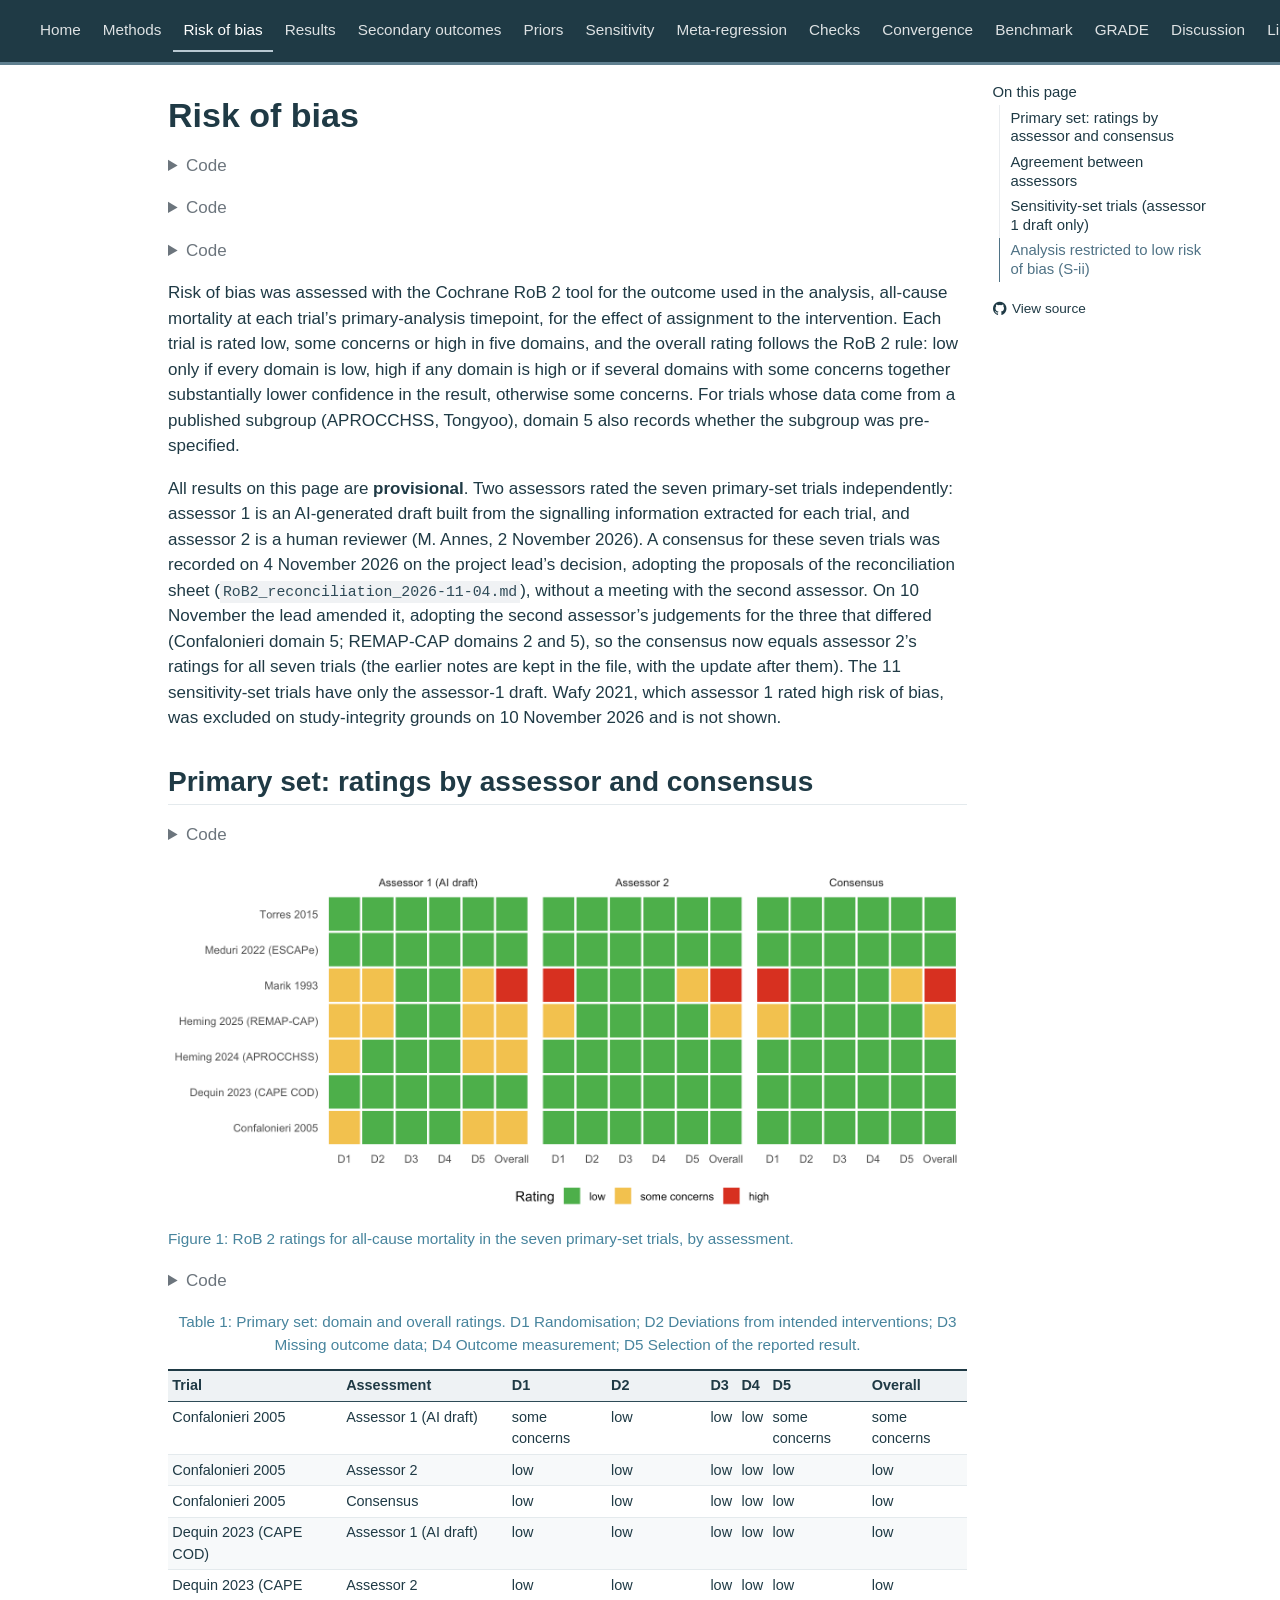
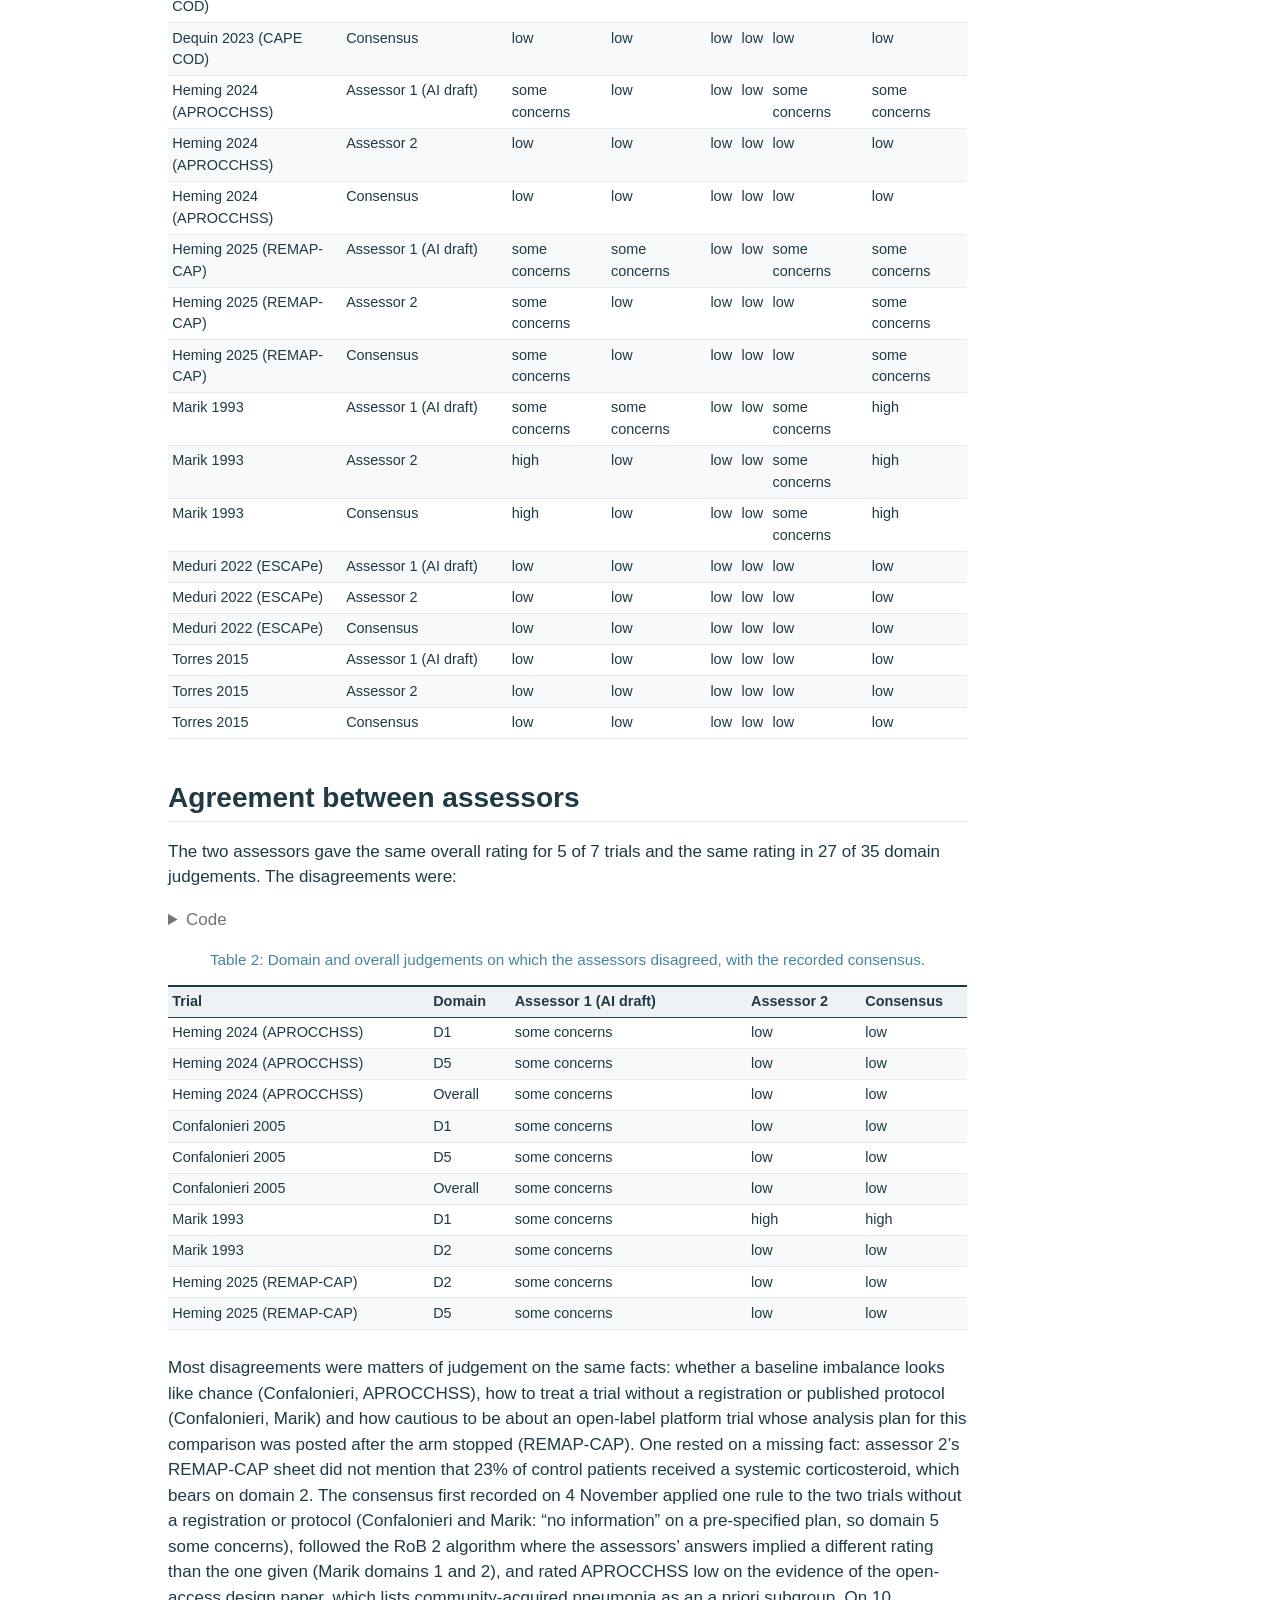
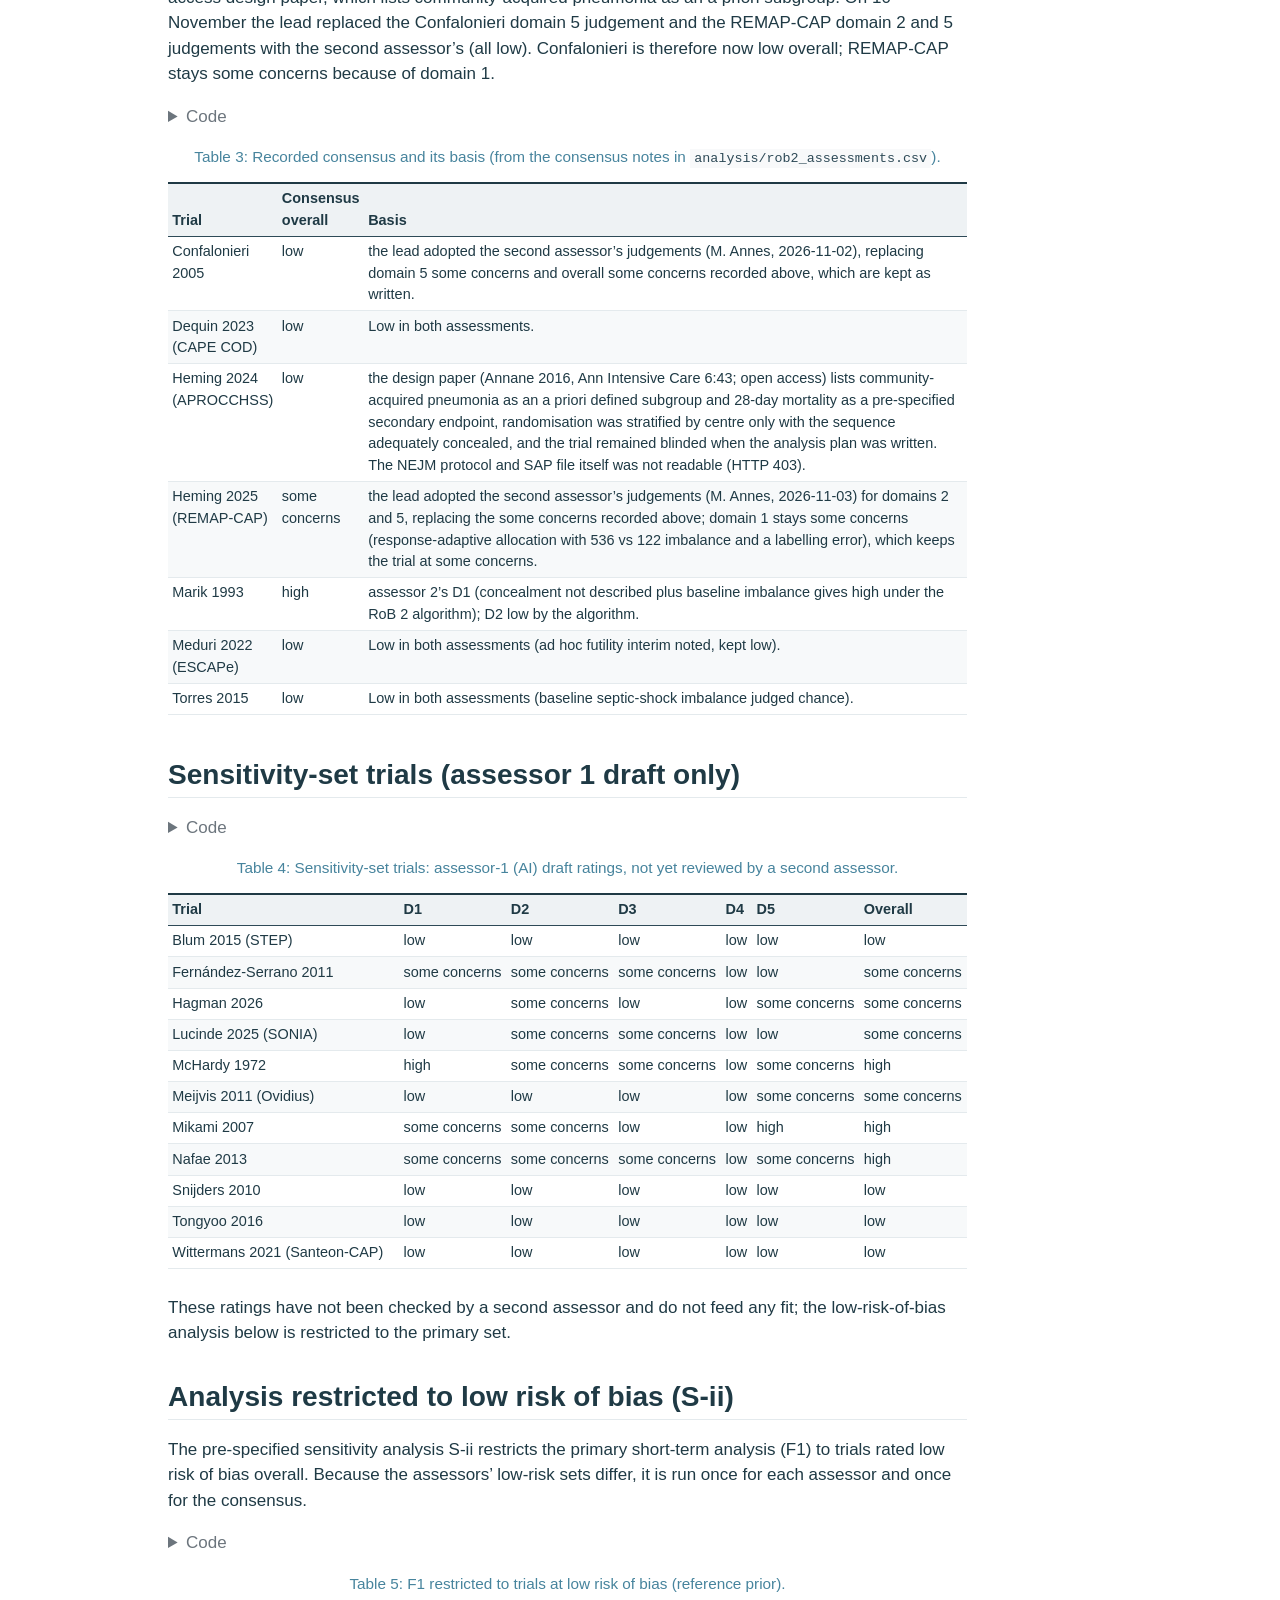
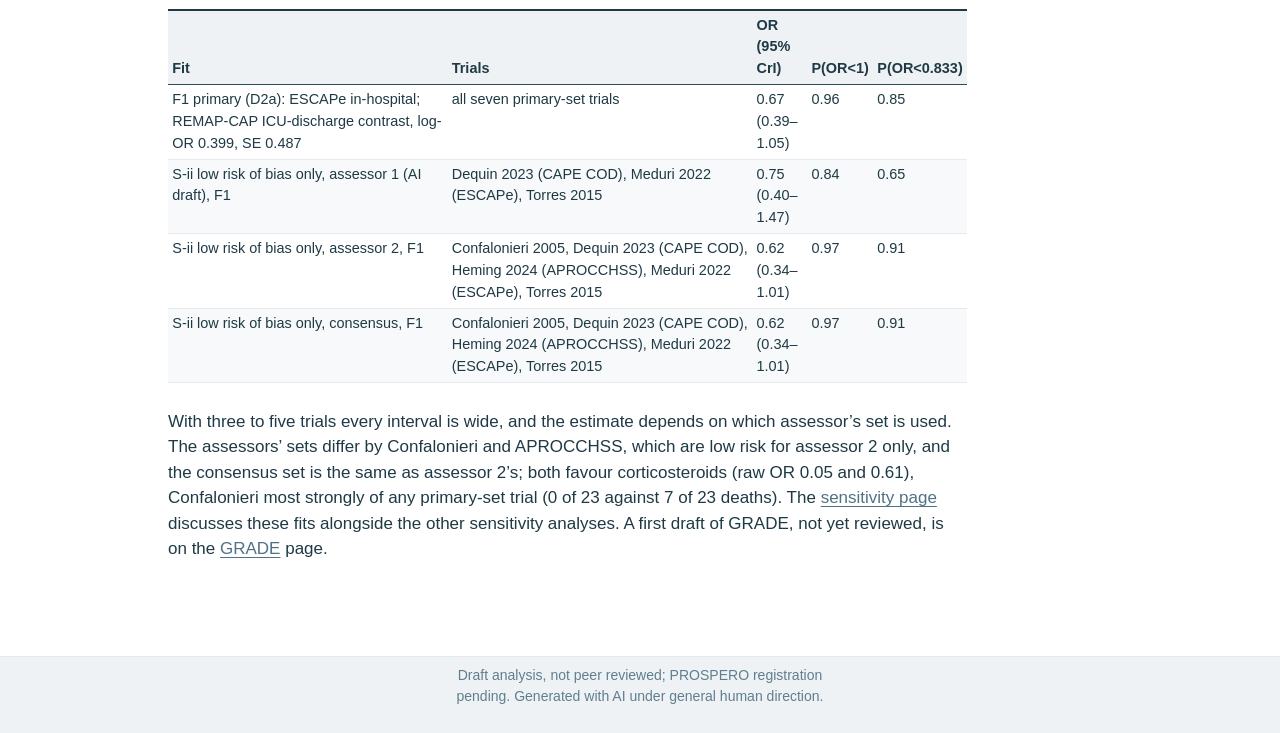
<file: docs/risk_of_bias.html>
<!DOCTYPE html>
<html xmlns="http://www.w3.org/1999/xhtml" lang="en" xml:lang="en"><head>

<meta charset="utf-8">
<meta name="generator" content="quarto-1.9.35">

<meta name="viewport" content="width=device-width, initial-scale=1.0, user-scalable=yes">


<title>Risk of bias – Corticosteroids in sCAP</title>
<style>
/* Default styles provided by pandoc.
** See https://pandoc.org/MANUAL.html#variables-for-html for config info.
*/
code{white-space: pre-wrap;}
span.smallcaps{font-variant: small-caps;}
div.columns{display: flex; gap: min(4vw, 1.5em);}
div.column{flex: auto; overflow-x: auto;}
div.hanging-indent{margin-left: 1.5em; text-indent: -1.5em;}
ul.task-list{list-style: none;}
ul.task-list li input[type="checkbox"] {
  width: 0.8em;
  margin: 0 0.8em 0.2em -1em; /* quarto-specific, see https://github.com/quarto-dev/quarto-cli/issues/4556 */ 
  vertical-align: middle;
}
/* CSS for syntax highlighting */
html { -webkit-text-size-adjust: 100%; }
pre > code.sourceCode { white-space: pre; position: relative; }
pre > code.sourceCode > span { display: inline-block; line-height: 1.25; }
pre > code.sourceCode > span:empty { height: 1.2em; }
.sourceCode { overflow: visible; }
code.sourceCode > span { color: inherit; text-decoration: inherit; }
div.sourceCode { margin: 1em 0; }
pre.sourceCode { margin: 0; }
@media screen {
div.sourceCode { overflow: auto; }
}
@media print {
pre > code.sourceCode { white-space: pre-wrap; }
pre > code.sourceCode > span { text-indent: -5em; padding-left: 5em; }
}
pre.numberSource code
  { counter-reset: source-line 0; }
pre.numberSource code > span
  { position: relative; left: -4em; counter-increment: source-line; }
pre.numberSource code > span > a:first-child::before
  { content: counter(source-line);
    position: relative; left: -1em; text-align: right; vertical-align: baseline;
    border: none; display: inline-block;
    -webkit-touch-callout: none; -webkit-user-select: none;
    -khtml-user-select: none; -moz-user-select: none;
    -ms-user-select: none; user-select: none;
    padding: 0 4px; width: 4em;
  }
pre.numberSource { margin-left: 3em;  padding-left: 4px; }
div.sourceCode
  {   }
@media screen {
pre > code.sourceCode > span > a:first-child::before { text-decoration: underline; }
}
</style>


<script src="site_libs/quarto-nav/quarto-nav.js"></script>
<script src="site_libs/quarto-nav/headroom.min.js"></script>
<script src="site_libs/clipboard/clipboard.min.js"></script>
<script src="site_libs/quarto-search/autocomplete.umd.js"></script>
<script src="site_libs/quarto-search/fuse.min.js"></script>
<script src="site_libs/quarto-search/quarto-search.js"></script>
<meta name="quarto:offset" content="./">
<script src="site_libs/quarto-html/quarto.js" type="module"></script>
<script src="site_libs/quarto-html/tabsets/tabsets.js" type="module"></script>
<script src="site_libs/quarto-html/popper.min.js"></script>
<script src="site_libs/quarto-html/tippy.umd.min.js"></script>
<script src="site_libs/quarto-html/anchor.min.js"></script>
<link href="site_libs/quarto-html/tippy.css" rel="stylesheet">
<link href="site_libs/quarto-html/quarto-syntax-highlighting-46f66b053e56abd73bb6e954d61a315b.css" rel="stylesheet" id="quarto-text-highlighting-styles">
<script src="site_libs/bootstrap/bootstrap.min.js"></script>
<link href="site_libs/bootstrap/bootstrap-icons.css" rel="stylesheet">
<link href="site_libs/bootstrap/bootstrap-a7745cbeffaa95b2c6d13ed910c9e09f.min.css" rel="stylesheet" append-hash="true" id="quarto-bootstrap" data-mode="light">
<script id="quarto-search-options" type="application/json">{
  "location": "navbar",
  "copy-button": false,
  "collapse-after": 3,
  "panel-placement": "end",
  "type": "overlay",
  "limit": 50,
  "keyboard-shortcut": [
    "f",
    "/",
    "s"
  ],
  "show-item-context": false,
  "language": {
    "search-no-results-text": "No results",
    "search-matching-documents-text": "matching documents",
    "search-copy-link-title": "Copy link to search",
    "search-hide-matches-text": "Hide additional matches",
    "search-more-match-text": "more match in this document",
    "search-more-matches-text": "more matches in this document",
    "search-clear-button-title": "Clear",
    "search-text-placeholder": "",
    "search-detached-cancel-button-title": "Cancel",
    "search-submit-button-title": "Submit",
    "search-label": "Search"
  }
}</script>


</head>

<body class="nav-fixed quarto-light">

<div id="quarto-search-results"></div>
  <header id="quarto-header" class="headroom fixed-top">
    <nav class="navbar navbar-expand-lg " data-bs-theme="dark">
      <div class="navbar-container container-fluid">
      <div class="navbar-brand-container mx-auto">
    <a class="navbar-brand" href="./index.html">
    <span class="navbar-title">Corticosteroids in sCAP</span>
    </a>
  </div>
            <div id="quarto-search" class="" title="Search"></div>
          <button class="navbar-toggler" type="button" data-bs-toggle="collapse" data-bs-target="#navbarCollapse" aria-controls="navbarCollapse" role="menu" aria-expanded="false" aria-label="Toggle navigation" onclick="if (window.quartoToggleHeadroom) { window.quartoToggleHeadroom(); }">
  <span class="navbar-toggler-icon"></span>
</button>
          <div class="collapse navbar-collapse" id="navbarCollapse">
            <ul class="navbar-nav navbar-nav-scroll me-auto">
  <li class="nav-item">
    <a class="nav-link" href="./index.html"> 
<span class="menu-text">Home</span></a>
  </li>  
  <li class="nav-item">
    <a class="nav-link" href="./methods.html"> 
<span class="menu-text">Methods</span></a>
  </li>  
  <li class="nav-item">
    <a class="nav-link active" href="./risk_of_bias.html" aria-current="page"> 
<span class="menu-text">Risk of bias</span></a>
  </li>  
  <li class="nav-item">
    <a class="nav-link" href="./results.html"> 
<span class="menu-text">Results</span></a>
  </li>  
  <li class="nav-item">
    <a class="nav-link" href="./secondary.html"> 
<span class="menu-text">Secondary outcomes</span></a>
  </li>  
  <li class="nav-item">
    <a class="nav-link" href="./priors.html"> 
<span class="menu-text">Priors</span></a>
  </li>  
  <li class="nav-item">
    <a class="nav-link" href="./sensitivity.html"> 
<span class="menu-text">Sensitivity</span></a>
  </li>  
  <li class="nav-item">
    <a class="nav-link" href="./metaregression.html"> 
<span class="menu-text">Meta-regression</span></a>
  </li>  
  <li class="nav-item">
    <a class="nav-link" href="./checks.html"> 
<span class="menu-text">Checks</span></a>
  </li>  
  <li class="nav-item">
    <a class="nav-link" href="./convergence.html"> 
<span class="menu-text">Convergence</span></a>
  </li>  
  <li class="nav-item">
    <a class="nav-link" href="./benchmark.html"> 
<span class="menu-text">Benchmark</span></a>
  </li>  
  <li class="nav-item">
    <a class="nav-link" href="./grade.html"> 
<span class="menu-text">GRADE</span></a>
  </li>  
  <li class="nav-item">
    <a class="nav-link" href="./discussion.html"> 
<span class="menu-text">Discussion</span></a>
  </li>  
  <li class="nav-item">
    <a class="nav-link" href="./limitations.html"> 
<span class="menu-text">Limitations</span></a>
  </li>  
</ul>
            <ul class="navbar-nav navbar-nav-scroll ms-auto">
  <li class="nav-item compact">
    <a class="nav-link" href="https://github.com/Russlewisbo/CAP-steroids"> <i class="bi bi-github" role="img" aria-label="GitHub repository">
</i> 
<span class="menu-text"></span></a>
  </li>  
</ul>
          </div> <!-- /navcollapse -->
            <div class="quarto-navbar-tools">
</div>
      </div> <!-- /container-fluid -->
    </nav>
</header>
<!-- content -->
<div id="quarto-content" class="quarto-container page-columns page-rows-contents page-layout-article page-navbar">
<!-- sidebar -->
<!-- margin-sidebar -->
    <div id="quarto-margin-sidebar" class="sidebar margin-sidebar">
        <nav id="TOC" role="doc-toc" class="toc-active">
    <h2 id="toc-title">On this page</h2>
   
  <ul>
  <li><a href="#primary-set-ratings-by-assessor-and-consensus" id="toc-primary-set-ratings-by-assessor-and-consensus" class="nav-link active" data-scroll-target="#primary-set-ratings-by-assessor-and-consensus">Primary set: ratings by assessor and consensus</a></li>
  <li><a href="#agreement-between-assessors" id="toc-agreement-between-assessors" class="nav-link" data-scroll-target="#agreement-between-assessors">Agreement between assessors</a></li>
  <li><a href="#sensitivity-set-trials-assessor-1-draft-only" id="toc-sensitivity-set-trials-assessor-1-draft-only" class="nav-link" data-scroll-target="#sensitivity-set-trials-assessor-1-draft-only">Sensitivity-set trials (assessor 1 draft only)</a></li>
  <li><a href="#analysis-restricted-to-low-risk-of-bias-s-ii" id="toc-analysis-restricted-to-low-risk-of-bias-s-ii" class="nav-link" data-scroll-target="#analysis-restricted-to-low-risk-of-bias-s-ii">Analysis restricted to low risk of bias (S-ii)</a></li>
  </ul>
<div class="toc-actions"><ul><li><a href="https://github.com/Russlewisbo/CAP-steroids/blob/main/risk_of_bias.qmd" class="toc-action"><i class="bi bi-github"></i>View source</a></li></ul></div></nav>
    </div>
<!-- main -->
<main class="content" id="quarto-document-content">

<header id="title-block-header" class="quarto-title-block default">
<div class="quarto-title">
<h1 class="title">Risk of bias</h1>
</div>



<div class="quarto-title-meta">

    
  
    
  </div>
  


</header>


<div class="cell">
<details class="code-fold">
<summary>Code</summary>
<div class="code-copy-outer-scaffold"><div class="sourceCode cell-code" id="cb1"><pre class="sourceCode r code-with-copy"><code class="sourceCode r"><span id="cb1-1"><a href="#cb1-1" aria-hidden="true" tabindex="-1"></a><span class="fu">library</span>(targets)</span>
<span id="cb1-2"><a href="#cb1-2" aria-hidden="true" tabindex="-1"></a><span class="fu">library</span>(dplyr)</span>
<span id="cb1-3"><a href="#cb1-3" aria-hidden="true" tabindex="-1"></a><span class="fu">library</span>(tidyr)</span>
<span id="cb1-4"><a href="#cb1-4" aria-hidden="true" tabindex="-1"></a><span class="fu">library</span>(ggplot2)</span>
<span id="cb1-5"><a href="#cb1-5" aria-hidden="true" tabindex="-1"></a><span class="fu">library</span>(knitr)</span></code></pre></div><button title="Copy to Clipboard" class="code-copy-button"><i class="bi"></i></button></div>
</details>
</div>
<div class="cell">
<details class="code-fold">
<summary>Code</summary>
<div class="code-copy-outer-scaffold"><div class="sourceCode cell-code" id="cb2"><pre class="sourceCode r code-with-copy"><code class="sourceCode r"><span id="cb2-1"><a href="#cb2-1" aria-hidden="true" tabindex="-1"></a><span class="fu">source</span>(<span class="st">"_helpers.R"</span>)</span></code></pre></div><button title="Copy to Clipboard" class="code-copy-button"><i class="bi"></i></button></div>
</details>
</div>
<div class="cell">
<details class="code-fold">
<summary>Code</summary>
<div class="code-copy-outer-scaffold"><div class="sourceCode cell-code" id="cb3"><pre class="sourceCode r code-with-copy"><code class="sourceCode r"><span id="cb3-1"><a href="#cb3-1" aria-hidden="true" tabindex="-1"></a>s <span class="ot">&lt;-</span> <span class="fu">tar_read</span>(all_summary)</span>
<span id="cb3-2"><a href="#cb3-2" aria-hidden="true" tabindex="-1"></a>rob <span class="ot">&lt;-</span> <span class="fu">tar_read</span>(rob_tbl)</span>
<span id="cb3-3"><a href="#cb3-3" aria-hidden="true" tabindex="-1"></a>labels <span class="ot">&lt;-</span> <span class="fu">tar_read</span>(trials_tbl) <span class="sc">|&gt;</span> <span class="fu">select</span>(trial_id, study_label)</span>
<span id="cb3-4"><a href="#cb3-4" aria-hidden="true" tabindex="-1"></a>rating_levels <span class="ot">&lt;-</span> <span class="fu">c</span>(<span class="st">"low"</span>, <span class="st">"some concerns"</span>, <span class="st">"high"</span>)</span>
<span id="cb3-5"><a href="#cb3-5" aria-hidden="true" tabindex="-1"></a>domains <span class="ot">&lt;-</span> <span class="fu">c</span>(<span class="at">d1 =</span> <span class="st">"D1 Randomisation"</span>, <span class="at">d2 =</span> <span class="st">"D2 Deviations from intended interventions"</span>,</span>
<span id="cb3-6"><a href="#cb3-6" aria-hidden="true" tabindex="-1"></a>             <span class="at">d3 =</span> <span class="st">"D3 Missing outcome data"</span>, <span class="at">d4 =</span> <span class="st">"D4 Outcome measurement"</span>,</span>
<span id="cb3-7"><a href="#cb3-7" aria-hidden="true" tabindex="-1"></a>             <span class="at">d5 =</span> <span class="st">"D5 Selection of the reported result"</span>)</span>
<span id="cb3-8"><a href="#cb3-8" aria-hidden="true" tabindex="-1"></a></span>
<span id="cb3-9"><a href="#cb3-9" aria-hidden="true" tabindex="-1"></a><span class="co"># Consensus domain ratings are recorded in consensus_note as "D1 x; D2 x; D3 x; D4 x; D5 x; overall x"</span></span>
<span id="cb3-10"><a href="#cb3-10" aria-hidden="true" tabindex="-1"></a>parse_consensus <span class="ot">&lt;-</span> <span class="cf">function</span>(note) {</span>
<span id="cb3-11"><a href="#cb3-11" aria-hidden="true" tabindex="-1"></a>  <span class="co"># Leading ".*" makes the match the last ratings string, so a dated update supersedes the original</span></span>
<span id="cb3-12"><a href="#cb3-12" aria-hidden="true" tabindex="-1"></a>  pat <span class="ot">&lt;-</span> <span class="st">".*D1 ([a-z ]+); D2 ([a-z ]+); D3 ([a-z ]+); D4 ([a-z ]+); D5 ([a-z ]+); overall ([a-z ]+)</span><span class="sc">\\</span><span class="st">."</span></span>
<span id="cb3-13"><a href="#cb3-13" aria-hidden="true" tabindex="-1"></a>  m <span class="ot">&lt;-</span> <span class="fu">regmatches</span>(note, <span class="fu">regexec</span>(pat, note))</span>
<span id="cb3-14"><a href="#cb3-14" aria-hidden="true" tabindex="-1"></a>  <span class="fu">t</span>(<span class="fu">vapply</span>(m, \(x) <span class="cf">if</span> (<span class="fu">length</span>(x) <span class="sc">==</span> <span class="dv">7</span>) x[<span class="dv">2</span><span class="sc">:</span><span class="dv">7</span>] <span class="cf">else</span> <span class="fu">rep</span>(<span class="cn">NA_character_</span>, <span class="dv">6</span>), <span class="fu">character</span>(<span class="dv">6</span>)))</span>
<span id="cb3-15"><a href="#cb3-15" aria-hidden="true" tabindex="-1"></a>}</span>
<span id="cb3-16"><a href="#cb3-16" aria-hidden="true" tabindex="-1"></a>cons <span class="ot">&lt;-</span> <span class="fu">parse_consensus</span>(rob<span class="sc">$</span>consensus_note)</span>
<span id="cb3-17"><a href="#cb3-17" aria-hidden="true" tabindex="-1"></a>rob[<span class="fu">paste0</span>(<span class="st">"c_"</span>, <span class="fu">c</span>(<span class="fu">names</span>(domains), <span class="st">"overall"</span>))] <span class="ot">&lt;-</span> <span class="fu">as.data.frame</span>(cons)</span>
<span id="cb3-18"><a href="#cb3-18" aria-hidden="true" tabindex="-1"></a><span class="fu">stopifnot</span>(<span class="fu">identical</span>(rob<span class="sc">$</span>c_overall, rob<span class="sc">$</span>consensus_overall))</span>
<span id="cb3-19"><a href="#cb3-19" aria-hidden="true" tabindex="-1"></a></span>
<span id="cb3-20"><a href="#cb3-20" aria-hidden="true" tabindex="-1"></a>rob <span class="ot">&lt;-</span> <span class="fu">left_join</span>(rob, labels, <span class="at">by =</span> <span class="st">"trial_id"</span>)</span>
<span id="cb3-21"><a href="#cb3-21" aria-hidden="true" tabindex="-1"></a>long <span class="ot">&lt;-</span> rob <span class="sc">|&gt;</span></span>
<span id="cb3-22"><a href="#cb3-22" aria-hidden="true" tabindex="-1"></a>  <span class="fu">select</span>(trial_id, study_label, final_set, <span class="fu">matches</span>(<span class="st">"^(a1|a2|c)_(d[1-5]|overall)$"</span>)) <span class="sc">|&gt;</span></span>
<span id="cb3-23"><a href="#cb3-23" aria-hidden="true" tabindex="-1"></a>  <span class="fu">pivot_longer</span>(<span class="sc">-</span><span class="fu">c</span>(trial_id, study_label, final_set), <span class="at">names_to =</span> <span class="fu">c</span>(<span class="st">"who"</span>, <span class="st">"domain"</span>), <span class="at">names_sep =</span> <span class="st">"_"</span>,</span>
<span id="cb3-24"><a href="#cb3-24" aria-hidden="true" tabindex="-1"></a>               <span class="at">values_to =</span> <span class="st">"rating"</span>) <span class="sc">|&gt;</span></span>
<span id="cb3-25"><a href="#cb3-25" aria-hidden="true" tabindex="-1"></a>  <span class="fu">filter</span>(<span class="sc">!</span><span class="fu">is.na</span>(rating)) <span class="sc">|&gt;</span></span>
<span id="cb3-26"><a href="#cb3-26" aria-hidden="true" tabindex="-1"></a>  <span class="fu">mutate</span>(<span class="at">who =</span> <span class="fu">factor</span>(who, <span class="fu">c</span>(<span class="st">"a1"</span>, <span class="st">"a2"</span>, <span class="st">"c"</span>), <span class="fu">c</span>(<span class="st">"Assessor 1 (AI draft)"</span>, <span class="st">"Assessor 2"</span>, <span class="st">"Consensus"</span>)),</span>
<span id="cb3-27"><a href="#cb3-27" aria-hidden="true" tabindex="-1"></a>         <span class="at">rating =</span> <span class="fu">factor</span>(rating, rating_levels))</span>
<span id="cb3-28"><a href="#cb3-28" aria-hidden="true" tabindex="-1"></a>prim <span class="ot">&lt;-</span> <span class="fu">filter</span>(long, final_set <span class="sc">==</span> <span class="st">"primary"</span>)</span>
<span id="cb3-29"><a href="#cb3-29" aria-hidden="true" tabindex="-1"></a>both <span class="ot">&lt;-</span> prim <span class="sc">|&gt;</span> <span class="fu">filter</span>(who <span class="sc">!=</span> <span class="st">"Consensus"</span>) <span class="sc">|&gt;</span></span>
<span id="cb3-30"><a href="#cb3-30" aria-hidden="true" tabindex="-1"></a>  <span class="fu">pivot_wider</span>(<span class="at">id_cols =</span> <span class="fu">c</span>(study_label, domain), <span class="at">names_from =</span> who, <span class="at">values_from =</span> rating)</span>
<span id="cb3-31"><a href="#cb3-31" aria-hidden="true" tabindex="-1"></a>dom_both <span class="ot">&lt;-</span> <span class="fu">filter</span>(both, domain <span class="sc">!=</span> <span class="st">"overall"</span>)</span>
<span id="cb3-32"><a href="#cb3-32" aria-hidden="true" tabindex="-1"></a>ov_both <span class="ot">&lt;-</span> <span class="fu">filter</span>(both, domain <span class="sc">==</span> <span class="st">"overall"</span>)</span></code></pre></div><button title="Copy to Clipboard" class="code-copy-button"><i class="bi"></i></button></div>
</details>
</div>
<p>Risk of bias was assessed with the Cochrane RoB 2 tool for the outcome used in the analysis, all-cause mortality at each trial’s primary-analysis timepoint, for the effect of assignment to the intervention. Each trial is rated low, some concerns or high in five domains, and the overall rating follows the RoB 2 rule: low only if every domain is low, high if any domain is high or if several domains with some concerns together substantially lower confidence in the result, otherwise some concerns. For trials whose data come from a published subgroup (APROCCHSS, Tongyoo), domain 5 also records whether the subgroup was pre-specified.</p>
<p>All results on this page are <strong>provisional</strong>. Two assessors rated the seven primary-set trials independently: assessor 1 is an AI-generated draft built from the signalling information extracted for each trial, and assessor 2 is a human reviewer (M. Annes, 2 November 2026). A consensus for these seven trials was recorded on 4 November 2026 on the project lead’s decision, adopting the proposals of the reconciliation sheet (<code>RoB2_reconciliation_2026-11-04.md</code>), without a meeting with the second assessor. On 10 November the lead amended it, adopting the second assessor’s judgements for the three that differed (Confalonieri domain 5; REMAP-CAP domains 2 and 5), so the consensus now equals assessor 2’s ratings for all seven trials (the earlier notes are kept in the file, with the update after them). The 11 sensitivity-set trials have only the assessor-1 draft. Wafy 2021, which assessor 1 rated high risk of bias, was excluded on study-integrity grounds on 10 November 2026 and is not shown.</p>
<section id="primary-set-ratings-by-assessor-and-consensus" class="level2">
<h2 class="anchored" data-anchor-id="primary-set-ratings-by-assessor-and-consensus">Primary set: ratings by assessor and consensus</h2>
<div class="cell">
<details class="code-fold">
<summary>Code</summary>
<div class="code-copy-outer-scaffold"><div class="sourceCode cell-code" id="cb4"><pre class="sourceCode r code-with-copy"><code class="sourceCode r"><span id="cb4-1"><a href="#cb4-1" aria-hidden="true" tabindex="-1"></a><span class="fu">ggplot</span>(<span class="fu">mutate</span>(prim, <span class="at">domain =</span> <span class="fu">factor</span>(domain, <span class="fu">c</span>(<span class="fu">names</span>(domains), <span class="st">"overall"</span>), <span class="fu">c</span>(<span class="fu">toupper</span>(<span class="fu">names</span>(domains)), <span class="st">"Overall"</span>))),</span>
<span id="cb4-2"><a href="#cb4-2" aria-hidden="true" tabindex="-1"></a>       <span class="fu">aes</span>(domain, study_label, <span class="at">fill =</span> rating)) <span class="sc">+</span></span>
<span id="cb4-3"><a href="#cb4-3" aria-hidden="true" tabindex="-1"></a>  <span class="fu">geom_tile</span>(<span class="at">colour =</span> <span class="st">"white"</span>, <span class="at">linewidth =</span> <span class="fl">0.8</span>) <span class="sc">+</span></span>
<span id="cb4-4"><a href="#cb4-4" aria-hidden="true" tabindex="-1"></a>  <span class="fu">facet_wrap</span>(<span class="sc">~</span>who) <span class="sc">+</span></span>
<span id="cb4-5"><a href="#cb4-5" aria-hidden="true" tabindex="-1"></a>  <span class="fu">scale_fill_manual</span>(<span class="at">values =</span> <span class="fu">c</span>(<span class="at">low =</span> <span class="st">"#4daf4a"</span>, <span class="st">`</span><span class="at">some concerns</span><span class="st">`</span> <span class="ot">=</span> <span class="st">"#f2c14e"</span>, <span class="at">high =</span> <span class="st">"#d7301f"</span>), <span class="at">drop =</span> <span class="cn">FALSE</span>) <span class="sc">+</span></span>
<span id="cb4-6"><a href="#cb4-6" aria-hidden="true" tabindex="-1"></a>  <span class="fu">labs</span>(<span class="at">x =</span> <span class="cn">NULL</span>, <span class="at">y =</span> <span class="cn">NULL</span>, <span class="at">fill =</span> <span class="st">"Rating"</span>) <span class="sc">+</span></span>
<span id="cb4-7"><a href="#cb4-7" aria-hidden="true" tabindex="-1"></a>  <span class="fu">theme_minimal</span>() <span class="sc">+</span></span>
<span id="cb4-8"><a href="#cb4-8" aria-hidden="true" tabindex="-1"></a>  <span class="fu">theme</span>(<span class="at">panel.grid =</span> <span class="fu">element_blank</span>(), <span class="at">legend.position =</span> <span class="st">"bottom"</span>)</span></code></pre></div><button title="Copy to Clipboard" class="code-copy-button"><i class="bi"></i></button></div>
</details>
<div class="cell-output-display">
<div id="fig-rob-primary" class="quarto-float quarto-figure quarto-figure-center anchored">
<figure class="quarto-float quarto-float-fig figure">
<div aria-describedby="fig-rob-primary-caption-0ceaefa1-69ba-4598-a22c-09a6ac19f8ca">
<img src="risk_of_bias_files/figure-html/fig-rob-primary-1.png" class="img-fluid figure-img" width="864">
</div>
<figcaption class="quarto-float-caption-bottom quarto-float-caption quarto-float-fig" id="fig-rob-primary-caption-0ceaefa1-69ba-4598-a22c-09a6ac19f8ca">
Figure&nbsp;1: RoB 2 ratings for all-cause mortality in the seven primary-set trials, by assessment.
</figcaption>
</figure>
</div>
</div>
</div>
<div class="cell">
<details class="code-fold">
<summary>Code</summary>
<div class="code-copy-outer-scaffold"><div class="sourceCode cell-code" id="cb5"><pre class="sourceCode r code-with-copy"><code class="sourceCode r"><span id="cb5-1"><a href="#cb5-1" aria-hidden="true" tabindex="-1"></a>prim <span class="sc">|&gt;</span></span>
<span id="cb5-2"><a href="#cb5-2" aria-hidden="true" tabindex="-1"></a>  <span class="fu">mutate</span>(<span class="at">domain =</span> <span class="fu">factor</span>(domain, <span class="fu">c</span>(<span class="fu">names</span>(domains), <span class="st">"overall"</span>), <span class="fu">c</span>(<span class="fu">sub</span>(<span class="st">" .*"</span>, <span class="st">""</span>, domains), <span class="st">"Overall"</span>))) <span class="sc">|&gt;</span></span>
<span id="cb5-3"><a href="#cb5-3" aria-hidden="true" tabindex="-1"></a>  <span class="fu">pivot_wider</span>(<span class="at">id_cols =</span> <span class="fu">c</span>(study_label, who), <span class="at">names_from =</span> domain, <span class="at">values_from =</span> rating) <span class="sc">|&gt;</span></span>
<span id="cb5-4"><a href="#cb5-4" aria-hidden="true" tabindex="-1"></a>  <span class="fu">arrange</span>(study_label, who) <span class="sc">|&gt;</span></span>
<span id="cb5-5"><a href="#cb5-5" aria-hidden="true" tabindex="-1"></a>  <span class="fu">rename</span>(<span class="at">Trial =</span> study_label, <span class="at">Assessment =</span> who) <span class="sc">|&gt;</span></span>
<span id="cb5-6"><a href="#cb5-6" aria-hidden="true" tabindex="-1"></a>  <span class="fu">kable</span>(<span class="at">caption =</span> <span class="fu">paste0</span>(<span class="st">"Primary set: domain and overall ratings. "</span>, <span class="fu">paste</span>(domains, <span class="at">collapse =</span> <span class="st">"; "</span>), <span class="st">"."</span>))</span></code></pre></div><button title="Copy to Clipboard" class="code-copy-button"><i class="bi"></i></button></div>
</details>
<div id="tbl-rob-primary" class="cell quarto-float quarto-figure quarto-figure-center anchored">
<figure class="quarto-float quarto-float-tbl figure">
<figcaption class="quarto-float-caption-top quarto-float-caption quarto-float-tbl" id="tbl-rob-primary-caption-0ceaefa1-69ba-4598-a22c-09a6ac19f8ca">
Table&nbsp;1: Primary set: domain and overall ratings. D1 Randomisation; D2 Deviations from intended interventions; D3 Missing outcome data; D4 Outcome measurement; D5 Selection of the reported result.
</figcaption>
<div aria-describedby="tbl-rob-primary-caption-0ceaefa1-69ba-4598-a22c-09a6ac19f8ca">
<div class="cell-output-display">
<table class="cell caption-top table table-sm table-striped small">
<colgroup>
<col style="width: 21%">
<col style="width: 20%">
<col style="width: 12%">
<col style="width: 12%">
<col style="width: 3%">
<col style="width: 3%">
<col style="width: 12%">
<col style="width: 12%">
</colgroup>
<thead>
<tr class="header">
<th style="text-align: left;">Trial</th>
<th style="text-align: left;">Assessment</th>
<th style="text-align: left;">D1</th>
<th style="text-align: left;">D2</th>
<th style="text-align: left;">D3</th>
<th style="text-align: left;">D4</th>
<th style="text-align: left;">D5</th>
<th style="text-align: left;">Overall</th>
</tr>
</thead>
<tbody>
<tr class="odd">
<td style="text-align: left;">Confalonieri 2005</td>
<td style="text-align: left;">Assessor 1 (AI draft)</td>
<td style="text-align: left;">some concerns</td>
<td style="text-align: left;">low</td>
<td style="text-align: left;">low</td>
<td style="text-align: left;">low</td>
<td style="text-align: left;">some concerns</td>
<td style="text-align: left;">some concerns</td>
</tr>
<tr class="even">
<td style="text-align: left;">Confalonieri 2005</td>
<td style="text-align: left;">Assessor 2</td>
<td style="text-align: left;">low</td>
<td style="text-align: left;">low</td>
<td style="text-align: left;">low</td>
<td style="text-align: left;">low</td>
<td style="text-align: left;">low</td>
<td style="text-align: left;">low</td>
</tr>
<tr class="odd">
<td style="text-align: left;">Confalonieri 2005</td>
<td style="text-align: left;">Consensus</td>
<td style="text-align: left;">low</td>
<td style="text-align: left;">low</td>
<td style="text-align: left;">low</td>
<td style="text-align: left;">low</td>
<td style="text-align: left;">low</td>
<td style="text-align: left;">low</td>
</tr>
<tr class="even">
<td style="text-align: left;">Dequin 2023 (CAPE COD)</td>
<td style="text-align: left;">Assessor 1 (AI draft)</td>
<td style="text-align: left;">low</td>
<td style="text-align: left;">low</td>
<td style="text-align: left;">low</td>
<td style="text-align: left;">low</td>
<td style="text-align: left;">low</td>
<td style="text-align: left;">low</td>
</tr>
<tr class="odd">
<td style="text-align: left;">Dequin 2023 (CAPE COD)</td>
<td style="text-align: left;">Assessor 2</td>
<td style="text-align: left;">low</td>
<td style="text-align: left;">low</td>
<td style="text-align: left;">low</td>
<td style="text-align: left;">low</td>
<td style="text-align: left;">low</td>
<td style="text-align: left;">low</td>
</tr>
<tr class="even">
<td style="text-align: left;">Dequin 2023 (CAPE COD)</td>
<td style="text-align: left;">Consensus</td>
<td style="text-align: left;">low</td>
<td style="text-align: left;">low</td>
<td style="text-align: left;">low</td>
<td style="text-align: left;">low</td>
<td style="text-align: left;">low</td>
<td style="text-align: left;">low</td>
</tr>
<tr class="odd">
<td style="text-align: left;">Heming 2024 (APROCCHSS)</td>
<td style="text-align: left;">Assessor 1 (AI draft)</td>
<td style="text-align: left;">some concerns</td>
<td style="text-align: left;">low</td>
<td style="text-align: left;">low</td>
<td style="text-align: left;">low</td>
<td style="text-align: left;">some concerns</td>
<td style="text-align: left;">some concerns</td>
</tr>
<tr class="even">
<td style="text-align: left;">Heming 2024 (APROCCHSS)</td>
<td style="text-align: left;">Assessor 2</td>
<td style="text-align: left;">low</td>
<td style="text-align: left;">low</td>
<td style="text-align: left;">low</td>
<td style="text-align: left;">low</td>
<td style="text-align: left;">low</td>
<td style="text-align: left;">low</td>
</tr>
<tr class="odd">
<td style="text-align: left;">Heming 2024 (APROCCHSS)</td>
<td style="text-align: left;">Consensus</td>
<td style="text-align: left;">low</td>
<td style="text-align: left;">low</td>
<td style="text-align: left;">low</td>
<td style="text-align: left;">low</td>
<td style="text-align: left;">low</td>
<td style="text-align: left;">low</td>
</tr>
<tr class="even">
<td style="text-align: left;">Heming 2025 (REMAP-CAP)</td>
<td style="text-align: left;">Assessor 1 (AI draft)</td>
<td style="text-align: left;">some concerns</td>
<td style="text-align: left;">some concerns</td>
<td style="text-align: left;">low</td>
<td style="text-align: left;">low</td>
<td style="text-align: left;">some concerns</td>
<td style="text-align: left;">some concerns</td>
</tr>
<tr class="odd">
<td style="text-align: left;">Heming 2025 (REMAP-CAP)</td>
<td style="text-align: left;">Assessor 2</td>
<td style="text-align: left;">some concerns</td>
<td style="text-align: left;">low</td>
<td style="text-align: left;">low</td>
<td style="text-align: left;">low</td>
<td style="text-align: left;">low</td>
<td style="text-align: left;">some concerns</td>
</tr>
<tr class="even">
<td style="text-align: left;">Heming 2025 (REMAP-CAP)</td>
<td style="text-align: left;">Consensus</td>
<td style="text-align: left;">some concerns</td>
<td style="text-align: left;">low</td>
<td style="text-align: left;">low</td>
<td style="text-align: left;">low</td>
<td style="text-align: left;">low</td>
<td style="text-align: left;">some concerns</td>
</tr>
<tr class="odd">
<td style="text-align: left;">Marik 1993</td>
<td style="text-align: left;">Assessor 1 (AI draft)</td>
<td style="text-align: left;">some concerns</td>
<td style="text-align: left;">some concerns</td>
<td style="text-align: left;">low</td>
<td style="text-align: left;">low</td>
<td style="text-align: left;">some concerns</td>
<td style="text-align: left;">high</td>
</tr>
<tr class="even">
<td style="text-align: left;">Marik 1993</td>
<td style="text-align: left;">Assessor 2</td>
<td style="text-align: left;">high</td>
<td style="text-align: left;">low</td>
<td style="text-align: left;">low</td>
<td style="text-align: left;">low</td>
<td style="text-align: left;">some concerns</td>
<td style="text-align: left;">high</td>
</tr>
<tr class="odd">
<td style="text-align: left;">Marik 1993</td>
<td style="text-align: left;">Consensus</td>
<td style="text-align: left;">high</td>
<td style="text-align: left;">low</td>
<td style="text-align: left;">low</td>
<td style="text-align: left;">low</td>
<td style="text-align: left;">some concerns</td>
<td style="text-align: left;">high</td>
</tr>
<tr class="even">
<td style="text-align: left;">Meduri 2022 (ESCAPe)</td>
<td style="text-align: left;">Assessor 1 (AI draft)</td>
<td style="text-align: left;">low</td>
<td style="text-align: left;">low</td>
<td style="text-align: left;">low</td>
<td style="text-align: left;">low</td>
<td style="text-align: left;">low</td>
<td style="text-align: left;">low</td>
</tr>
<tr class="odd">
<td style="text-align: left;">Meduri 2022 (ESCAPe)</td>
<td style="text-align: left;">Assessor 2</td>
<td style="text-align: left;">low</td>
<td style="text-align: left;">low</td>
<td style="text-align: left;">low</td>
<td style="text-align: left;">low</td>
<td style="text-align: left;">low</td>
<td style="text-align: left;">low</td>
</tr>
<tr class="even">
<td style="text-align: left;">Meduri 2022 (ESCAPe)</td>
<td style="text-align: left;">Consensus</td>
<td style="text-align: left;">low</td>
<td style="text-align: left;">low</td>
<td style="text-align: left;">low</td>
<td style="text-align: left;">low</td>
<td style="text-align: left;">low</td>
<td style="text-align: left;">low</td>
</tr>
<tr class="odd">
<td style="text-align: left;">Torres 2015</td>
<td style="text-align: left;">Assessor 1 (AI draft)</td>
<td style="text-align: left;">low</td>
<td style="text-align: left;">low</td>
<td style="text-align: left;">low</td>
<td style="text-align: left;">low</td>
<td style="text-align: left;">low</td>
<td style="text-align: left;">low</td>
</tr>
<tr class="even">
<td style="text-align: left;">Torres 2015</td>
<td style="text-align: left;">Assessor 2</td>
<td style="text-align: left;">low</td>
<td style="text-align: left;">low</td>
<td style="text-align: left;">low</td>
<td style="text-align: left;">low</td>
<td style="text-align: left;">low</td>
<td style="text-align: left;">low</td>
</tr>
<tr class="odd">
<td style="text-align: left;">Torres 2015</td>
<td style="text-align: left;">Consensus</td>
<td style="text-align: left;">low</td>
<td style="text-align: left;">low</td>
<td style="text-align: left;">low</td>
<td style="text-align: left;">low</td>
<td style="text-align: left;">low</td>
<td style="text-align: left;">low</td>
</tr>
</tbody>
</table>
</div>
</div>
</figure>
</div>
</div>
</section>
<section id="agreement-between-assessors" class="level2">
<h2 class="anchored" data-anchor-id="agreement-between-assessors">Agreement between assessors</h2>
<p>The two assessors gave the same overall rating for 5 of 7 trials and the same rating in 27 of 35 domain judgements. The disagreements were:</p>
<div class="cell">
<details class="code-fold">
<summary>Code</summary>
<div class="code-copy-outer-scaffold"><div class="sourceCode cell-code" id="cb6"><pre class="sourceCode r code-with-copy"><code class="sourceCode r"><span id="cb6-1"><a href="#cb6-1" aria-hidden="true" tabindex="-1"></a>cons_long <span class="ot">&lt;-</span> prim <span class="sc">|&gt;</span> <span class="fu">filter</span>(who <span class="sc">==</span> <span class="st">"Consensus"</span>) <span class="sc">|&gt;</span> <span class="fu">select</span>(study_label, domain, <span class="at">Consensus =</span> rating)</span>
<span id="cb6-2"><a href="#cb6-2" aria-hidden="true" tabindex="-1"></a>both <span class="sc">|&gt;</span></span>
<span id="cb6-3"><a href="#cb6-3" aria-hidden="true" tabindex="-1"></a>  <span class="fu">filter</span>(<span class="st">`</span><span class="at">Assessor 1 (AI draft)</span><span class="st">`</span> <span class="sc">!=</span> <span class="st">`</span><span class="at">Assessor 2</span><span class="st">`</span>) <span class="sc">|&gt;</span></span>
<span id="cb6-4"><a href="#cb6-4" aria-hidden="true" tabindex="-1"></a>  <span class="fu">left_join</span>(cons_long, <span class="at">by =</span> <span class="fu">c</span>(<span class="st">"study_label"</span>, <span class="st">"domain"</span>)) <span class="sc">|&gt;</span></span>
<span id="cb6-5"><a href="#cb6-5" aria-hidden="true" tabindex="-1"></a>  <span class="fu">mutate</span>(<span class="at">domain =</span> <span class="fu">ifelse</span>(domain <span class="sc">==</span> <span class="st">"overall"</span>, <span class="st">"Overall"</span>, <span class="fu">toupper</span>(domain))) <span class="sc">|&gt;</span></span>
<span id="cb6-6"><a href="#cb6-6" aria-hidden="true" tabindex="-1"></a>  <span class="fu">rename</span>(<span class="at">Trial =</span> study_label, <span class="at">Domain =</span> domain) <span class="sc">|&gt;</span></span>
<span id="cb6-7"><a href="#cb6-7" aria-hidden="true" tabindex="-1"></a>  <span class="fu">kable</span>(<span class="at">caption =</span> <span class="st">"Domain and overall judgements on which the assessors disagreed, with the recorded consensus."</span>)</span></code></pre></div><button title="Copy to Clipboard" class="code-copy-button"><i class="bi"></i></button></div>
</details>
<div id="tbl-rob-disagree" class="cell quarto-float quarto-figure quarto-figure-center anchored">
<figure class="quarto-float quarto-float-tbl figure">
<figcaption class="quarto-float-caption-top quarto-float-caption quarto-float-tbl" id="tbl-rob-disagree-caption-0ceaefa1-69ba-4598-a22c-09a6ac19f8ca">
Table&nbsp;2: Domain and overall judgements on which the assessors disagreed, with the recorded consensus.
</figcaption>
<div aria-describedby="tbl-rob-disagree-caption-0ceaefa1-69ba-4598-a22c-09a6ac19f8ca">
<div class="cell-output-display">
<table class="cell caption-top table table-sm table-striped small">
<colgroup>
<col style="width: 32%">
<col style="width: 10%">
<col style="width: 29%">
<col style="width: 14%">
<col style="width: 13%">
</colgroup>
<thead>
<tr class="header">
<th style="text-align: left;">Trial</th>
<th style="text-align: left;">Domain</th>
<th style="text-align: left;">Assessor 1 (AI draft)</th>
<th style="text-align: left;">Assessor 2</th>
<th style="text-align: left;">Consensus</th>
</tr>
</thead>
<tbody>
<tr class="odd">
<td style="text-align: left;">Heming 2024 (APROCCHSS)</td>
<td style="text-align: left;">D1</td>
<td style="text-align: left;">some concerns</td>
<td style="text-align: left;">low</td>
<td style="text-align: left;">low</td>
</tr>
<tr class="even">
<td style="text-align: left;">Heming 2024 (APROCCHSS)</td>
<td style="text-align: left;">D5</td>
<td style="text-align: left;">some concerns</td>
<td style="text-align: left;">low</td>
<td style="text-align: left;">low</td>
</tr>
<tr class="odd">
<td style="text-align: left;">Heming 2024 (APROCCHSS)</td>
<td style="text-align: left;">Overall</td>
<td style="text-align: left;">some concerns</td>
<td style="text-align: left;">low</td>
<td style="text-align: left;">low</td>
</tr>
<tr class="even">
<td style="text-align: left;">Confalonieri 2005</td>
<td style="text-align: left;">D1</td>
<td style="text-align: left;">some concerns</td>
<td style="text-align: left;">low</td>
<td style="text-align: left;">low</td>
</tr>
<tr class="odd">
<td style="text-align: left;">Confalonieri 2005</td>
<td style="text-align: left;">D5</td>
<td style="text-align: left;">some concerns</td>
<td style="text-align: left;">low</td>
<td style="text-align: left;">low</td>
</tr>
<tr class="even">
<td style="text-align: left;">Confalonieri 2005</td>
<td style="text-align: left;">Overall</td>
<td style="text-align: left;">some concerns</td>
<td style="text-align: left;">low</td>
<td style="text-align: left;">low</td>
</tr>
<tr class="odd">
<td style="text-align: left;">Marik 1993</td>
<td style="text-align: left;">D1</td>
<td style="text-align: left;">some concerns</td>
<td style="text-align: left;">high</td>
<td style="text-align: left;">high</td>
</tr>
<tr class="even">
<td style="text-align: left;">Marik 1993</td>
<td style="text-align: left;">D2</td>
<td style="text-align: left;">some concerns</td>
<td style="text-align: left;">low</td>
<td style="text-align: left;">low</td>
</tr>
<tr class="odd">
<td style="text-align: left;">Heming 2025 (REMAP-CAP)</td>
<td style="text-align: left;">D2</td>
<td style="text-align: left;">some concerns</td>
<td style="text-align: left;">low</td>
<td style="text-align: left;">low</td>
</tr>
<tr class="even">
<td style="text-align: left;">Heming 2025 (REMAP-CAP)</td>
<td style="text-align: left;">D5</td>
<td style="text-align: left;">some concerns</td>
<td style="text-align: left;">low</td>
<td style="text-align: left;">low</td>
</tr>
</tbody>
</table>
</div>
</div>
</figure>
</div>
</div>
<p>Most disagreements were matters of judgement on the same facts: whether a baseline imbalance looks like chance (Confalonieri, APROCCHSS), how to treat a trial without a registration or published protocol (Confalonieri, Marik) and how cautious to be about an open-label platform trial whose analysis plan for this comparison was posted after the arm stopped (REMAP-CAP). One rested on a missing fact: assessor 2’s REMAP-CAP sheet did not mention that 23% of control patients received a systemic corticosteroid, which bears on domain 2. The consensus first recorded on 4 November applied one rule to the two trials without a registration or protocol (Confalonieri and Marik: “no information” on a pre-specified plan, so domain 5 some concerns), followed the RoB 2 algorithm where the assessors’ answers implied a different rating than the one given (Marik domains 1 and 2), and rated APROCCHSS low on the evidence of the open-access design paper, which lists community-acquired pneumonia as an a priori subgroup. On 10 November the lead replaced the Confalonieri domain 5 judgement and the REMAP-CAP domain 2 and 5 judgements with the second assessor’s (all low). Confalonieri is therefore now low overall; REMAP-CAP stays some concerns because of domain 1.</p>
<div class="cell">
<details class="code-fold">
<summary>Code</summary>
<div class="code-copy-outer-scaffold"><div class="sourceCode cell-code" id="cb7"><pre class="sourceCode r code-with-copy"><code class="sourceCode r"><span id="cb7-1"><a href="#cb7-1" aria-hidden="true" tabindex="-1"></a>rob <span class="sc">|&gt;</span></span>
<span id="cb7-2"><a href="#cb7-2" aria-hidden="true" tabindex="-1"></a>  <span class="fu">filter</span>(final_set <span class="sc">==</span> <span class="st">"primary"</span>) <span class="sc">|&gt;</span></span>
<span id="cb7-3"><a href="#cb7-3" aria-hidden="true" tabindex="-1"></a>  <span class="fu">mutate</span>(<span class="at">Basis =</span> <span class="fu">trimws</span>(<span class="fu">sub</span>(<span class="st">".*overall [a-z ]+</span><span class="sc">\\</span><span class="st">."</span>, <span class="st">""</span>, consensus_note)),</span>
<span id="cb7-4"><a href="#cb7-4" aria-hidden="true" tabindex="-1"></a>         <span class="at">Basis =</span> <span class="fu">sub</span>(<span class="st">"^Basis: "</span>, <span class="st">""</span>, Basis)) <span class="sc">|&gt;</span></span>
<span id="cb7-5"><a href="#cb7-5" aria-hidden="true" tabindex="-1"></a>  <span class="fu">select</span>(<span class="at">Trial =</span> study_label, <span class="st">`</span><span class="at">Consensus overall</span><span class="st">`</span> <span class="ot">=</span> consensus_overall, Basis) <span class="sc">|&gt;</span></span>
<span id="cb7-6"><a href="#cb7-6" aria-hidden="true" tabindex="-1"></a>  <span class="fu">arrange</span>(Trial) <span class="sc">|&gt;</span></span>
<span id="cb7-7"><a href="#cb7-7" aria-hidden="true" tabindex="-1"></a>  <span class="fu">kable</span>(<span class="at">caption =</span> <span class="st">"Recorded consensus and its basis (from the consensus notes in `analysis/rob2_assessments.csv`)."</span>)</span></code></pre></div><button title="Copy to Clipboard" class="code-copy-button"><i class="bi"></i></button></div>
</details>
<div id="tbl-rob-rationale" class="cell quarto-float quarto-figure quarto-figure-center anchored">
<figure class="quarto-float quarto-float-tbl figure">
<figcaption class="quarto-float-caption-top quarto-float-caption quarto-float-tbl" id="tbl-rob-rationale-caption-0ceaefa1-69ba-4598-a22c-09a6ac19f8ca">
Table&nbsp;3: Recorded consensus and its basis (from the consensus notes in <code>analysis/rob2_assessments.csv</code>).
</figcaption>
<div aria-describedby="tbl-rob-rationale-caption-0ceaefa1-69ba-4598-a22c-09a6ac19f8ca">
<div class="cell-output-display">
<table class="cell caption-top table table-sm table-striped small">
<colgroup>
<col style="width: 5%">
<col style="width: 3%">
<col style="width: 90%">
</colgroup>
<thead>
<tr class="header">
<th style="text-align: left;">Trial</th>
<th style="text-align: left;">Consensus overall</th>
<th style="text-align: left;">Basis</th>
</tr>
</thead>
<tbody>
<tr class="odd">
<td style="text-align: left;">Confalonieri 2005</td>
<td style="text-align: left;">low</td>
<td style="text-align: left;">the lead adopted the second assessor’s judgements (M. Annes, 2026-11-02), replacing domain 5 some concerns and overall some concerns recorded above, which are kept as written.</td>
</tr>
<tr class="even">
<td style="text-align: left;">Dequin 2023 (CAPE COD)</td>
<td style="text-align: left;">low</td>
<td style="text-align: left;">Low in both assessments.</td>
</tr>
<tr class="odd">
<td style="text-align: left;">Heming 2024 (APROCCHSS)</td>
<td style="text-align: left;">low</td>
<td style="text-align: left;">the design paper (Annane 2016, Ann Intensive Care 6:43; open access) lists community-acquired pneumonia as an a priori defined subgroup and 28-day mortality as a pre-specified secondary endpoint, randomisation was stratified by centre only with the sequence adequately concealed, and the trial remained blinded when the analysis plan was written. The NEJM protocol and SAP file itself was not readable (HTTP 403).</td>
</tr>
<tr class="even">
<td style="text-align: left;">Heming 2025 (REMAP-CAP)</td>
<td style="text-align: left;">some concerns</td>
<td style="text-align: left;">the lead adopted the second assessor’s judgements (M. Annes, 2026-11-03) for domains 2 and 5, replacing the some concerns recorded above; domain 1 stays some concerns (response-adaptive allocation with 536 vs 122 imbalance and a labelling error), which keeps the trial at some concerns.</td>
</tr>
<tr class="odd">
<td style="text-align: left;">Marik 1993</td>
<td style="text-align: left;">high</td>
<td style="text-align: left;">assessor 2’s D1 (concealment not described plus baseline imbalance gives high under the RoB 2 algorithm); D2 low by the algorithm.</td>
</tr>
<tr class="even">
<td style="text-align: left;">Meduri 2022 (ESCAPe)</td>
<td style="text-align: left;">low</td>
<td style="text-align: left;">Low in both assessments (ad hoc futility interim noted, kept low).</td>
</tr>
<tr class="odd">
<td style="text-align: left;">Torres 2015</td>
<td style="text-align: left;">low</td>
<td style="text-align: left;">Low in both assessments (baseline septic-shock imbalance judged chance).</td>
</tr>
</tbody>
</table>
</div>
</div>
</figure>
</div>
</div>
</section>
<section id="sensitivity-set-trials-assessor-1-draft-only" class="level2">
<h2 class="anchored" data-anchor-id="sensitivity-set-trials-assessor-1-draft-only">Sensitivity-set trials (assessor 1 draft only)</h2>
<div class="cell">
<details class="code-fold">
<summary>Code</summary>
<div class="code-copy-outer-scaffold"><div class="sourceCode cell-code" id="cb8"><pre class="sourceCode r code-with-copy"><code class="sourceCode r"><span id="cb8-1"><a href="#cb8-1" aria-hidden="true" tabindex="-1"></a>long <span class="sc">|&gt;</span></span>
<span id="cb8-2"><a href="#cb8-2" aria-hidden="true" tabindex="-1"></a>  <span class="fu">filter</span>(final_set <span class="sc">==</span> <span class="st">"sensitivity"</span>) <span class="sc">|&gt;</span></span>
<span id="cb8-3"><a href="#cb8-3" aria-hidden="true" tabindex="-1"></a>  <span class="fu">mutate</span>(<span class="at">domain =</span> <span class="fu">factor</span>(domain, <span class="fu">c</span>(<span class="fu">names</span>(domains), <span class="st">"overall"</span>), <span class="fu">c</span>(<span class="fu">sub</span>(<span class="st">" .*"</span>, <span class="st">""</span>, domains), <span class="st">"Overall"</span>))) <span class="sc">|&gt;</span></span>
<span id="cb8-4"><a href="#cb8-4" aria-hidden="true" tabindex="-1"></a>  <span class="fu">pivot_wider</span>(<span class="at">id_cols =</span> study_label, <span class="at">names_from =</span> domain, <span class="at">values_from =</span> rating) <span class="sc">|&gt;</span></span>
<span id="cb8-5"><a href="#cb8-5" aria-hidden="true" tabindex="-1"></a>  <span class="fu">arrange</span>(study_label) <span class="sc">|&gt;</span></span>
<span id="cb8-6"><a href="#cb8-6" aria-hidden="true" tabindex="-1"></a>  <span class="fu">rename</span>(<span class="at">Trial =</span> study_label) <span class="sc">|&gt;</span></span>
<span id="cb8-7"><a href="#cb8-7" aria-hidden="true" tabindex="-1"></a>  <span class="fu">kable</span>(<span class="at">caption =</span> <span class="st">"Sensitivity-set trials: assessor-1 (AI) draft ratings, not yet reviewed by a second assessor."</span>)</span></code></pre></div><button title="Copy to Clipboard" class="code-copy-button"><i class="bi"></i></button></div>
</details>
<div id="tbl-rob-sensitivity" class="cell quarto-float quarto-figure quarto-figure-center anchored">
<figure class="quarto-float quarto-float-tbl figure">
<figcaption class="quarto-float-caption-top quarto-float-caption quarto-float-tbl" id="tbl-rob-sensitivity-caption-0ceaefa1-69ba-4598-a22c-09a6ac19f8ca">
Table&nbsp;4: Sensitivity-set trials: assessor-1 (AI) draft ratings, not yet reviewed by a second assessor.
</figcaption>
<div aria-describedby="tbl-rob-sensitivity-caption-0ceaefa1-69ba-4598-a22c-09a6ac19f8ca">
<div class="cell-output-display">
<table class="cell caption-top table table-sm table-striped small">
<colgroup>
<col style="width: 28%">
<col style="width: 13%">
<col style="width: 13%">
<col style="width: 13%">
<col style="width: 3%">
<col style="width: 13%">
<col style="width: 13%">
</colgroup>
<thead>
<tr class="header">
<th style="text-align: left;">Trial</th>
<th style="text-align: left;">D1</th>
<th style="text-align: left;">D2</th>
<th style="text-align: left;">D3</th>
<th style="text-align: left;">D4</th>
<th style="text-align: left;">D5</th>
<th style="text-align: left;">Overall</th>
</tr>
</thead>
<tbody>
<tr class="odd">
<td style="text-align: left;">Blum 2015 (STEP)</td>
<td style="text-align: left;">low</td>
<td style="text-align: left;">low</td>
<td style="text-align: left;">low</td>
<td style="text-align: left;">low</td>
<td style="text-align: left;">low</td>
<td style="text-align: left;">low</td>
</tr>
<tr class="even">
<td style="text-align: left;">Fernández-Serrano 2011</td>
<td style="text-align: left;">some concerns</td>
<td style="text-align: left;">some concerns</td>
<td style="text-align: left;">some concerns</td>
<td style="text-align: left;">low</td>
<td style="text-align: left;">low</td>
<td style="text-align: left;">some concerns</td>
</tr>
<tr class="odd">
<td style="text-align: left;">Hagman 2026</td>
<td style="text-align: left;">low</td>
<td style="text-align: left;">some concerns</td>
<td style="text-align: left;">low</td>
<td style="text-align: left;">low</td>
<td style="text-align: left;">some concerns</td>
<td style="text-align: left;">some concerns</td>
</tr>
<tr class="even">
<td style="text-align: left;">Lucinde 2025 (SONIA)</td>
<td style="text-align: left;">low</td>
<td style="text-align: left;">some concerns</td>
<td style="text-align: left;">some concerns</td>
<td style="text-align: left;">low</td>
<td style="text-align: left;">low</td>
<td style="text-align: left;">some concerns</td>
</tr>
<tr class="odd">
<td style="text-align: left;">McHardy 1972</td>
<td style="text-align: left;">high</td>
<td style="text-align: left;">some concerns</td>
<td style="text-align: left;">some concerns</td>
<td style="text-align: left;">low</td>
<td style="text-align: left;">some concerns</td>
<td style="text-align: left;">high</td>
</tr>
<tr class="even">
<td style="text-align: left;">Meijvis 2011 (Ovidius)</td>
<td style="text-align: left;">low</td>
<td style="text-align: left;">low</td>
<td style="text-align: left;">low</td>
<td style="text-align: left;">low</td>
<td style="text-align: left;">some concerns</td>
<td style="text-align: left;">some concerns</td>
</tr>
<tr class="odd">
<td style="text-align: left;">Mikami 2007</td>
<td style="text-align: left;">some concerns</td>
<td style="text-align: left;">some concerns</td>
<td style="text-align: left;">low</td>
<td style="text-align: left;">low</td>
<td style="text-align: left;">high</td>
<td style="text-align: left;">high</td>
</tr>
<tr class="even">
<td style="text-align: left;">Nafae 2013</td>
<td style="text-align: left;">some concerns</td>
<td style="text-align: left;">some concerns</td>
<td style="text-align: left;">some concerns</td>
<td style="text-align: left;">low</td>
<td style="text-align: left;">some concerns</td>
<td style="text-align: left;">high</td>
</tr>
<tr class="odd">
<td style="text-align: left;">Snijders 2010</td>
<td style="text-align: left;">low</td>
<td style="text-align: left;">low</td>
<td style="text-align: left;">low</td>
<td style="text-align: left;">low</td>
<td style="text-align: left;">low</td>
<td style="text-align: left;">low</td>
</tr>
<tr class="even">
<td style="text-align: left;">Tongyoo 2016</td>
<td style="text-align: left;">low</td>
<td style="text-align: left;">low</td>
<td style="text-align: left;">low</td>
<td style="text-align: left;">low</td>
<td style="text-align: left;">low</td>
<td style="text-align: left;">low</td>
</tr>
<tr class="odd">
<td style="text-align: left;">Wittermans 2021 (Santeon-CAP)</td>
<td style="text-align: left;">low</td>
<td style="text-align: left;">low</td>
<td style="text-align: left;">low</td>
<td style="text-align: left;">low</td>
<td style="text-align: left;">low</td>
<td style="text-align: left;">low</td>
</tr>
</tbody>
</table>
</div>
</div>
</figure>
</div>
</div>
<p>These ratings have not been checked by a second assessor and do not feed any fit; the low-risk-of-bias analysis below is restricted to the primary set.</p>
</section>
<section id="analysis-restricted-to-low-risk-of-bias-s-ii" class="level2">
<h2 class="anchored" data-anchor-id="analysis-restricted-to-low-risk-of-bias-s-ii">Analysis restricted to low risk of bias (S-ii)</h2>
<p>The pre-specified sensitivity analysis S-ii restricts the primary short-term analysis (F1) to trials rated low risk of bias overall. Because the assessors’ low-risk sets differ, it is run once for each assessor and once for the consensus.</p>
<div class="cell">
<details class="code-fold">
<summary>Code</summary>
<div class="code-copy-outer-scaffold"><div class="sourceCode cell-code" id="cb9"><pre class="sourceCode r code-with-copy"><code class="sourceCode r"><span id="cb9-1"><a href="#cb9-1" aria-hidden="true" tabindex="-1"></a>te <span class="ot">&lt;-</span> <span class="fu">tar_read</span>(trial_effects_F1)</span>
<span id="cb9-2"><a href="#cb9-2" aria-hidden="true" tabindex="-1"></a>raw_or <span class="ot">&lt;-</span> \(lab) <span class="fu">pr</span>(te<span class="sc">$</span>raw_or[te<span class="sc">$</span>trial <span class="sc">==</span> lab])</span>
<span id="cb9-3"><a href="#cb9-3" aria-hidden="true" tabindex="-1"></a>low_set <span class="ot">&lt;-</span> \(col) <span class="fu">paste</span>(<span class="fu">sort</span>(rob<span class="sc">$</span>study_label[rob<span class="sc">$</span>final_set <span class="sc">==</span> <span class="st">"primary"</span> <span class="sc">&amp;</span> rob[[col]] <span class="sc">%in%</span> <span class="st">"low"</span>]), <span class="at">collapse =</span> <span class="st">", "</span>)</span>
<span id="cb9-4"><a href="#cb9-4" aria-hidden="true" tabindex="-1"></a><span class="fu">tibble</span>(<span class="at">id =</span> <span class="fu">c</span>(<span class="st">"F1_default"</span>, <span class="st">"S_ii_a1_F1"</span>, <span class="st">"S_ii_a2_F1"</span>, <span class="st">"S_ii_cons_F1"</span>),</span>
<span id="cb9-5"><a href="#cb9-5" aria-hidden="true" tabindex="-1"></a>       <span class="at">Trials =</span> <span class="fu">c</span>(<span class="st">"all seven primary-set trials"</span>, <span class="fu">low_set</span>(<span class="st">"a1_overall"</span>), <span class="fu">low_set</span>(<span class="st">"a2_overall"</span>), <span class="fu">low_set</span>(<span class="st">"consensus_overall"</span>))) <span class="sc">|&gt;</span></span>
<span id="cb9-6"><a href="#cb9-6" aria-hidden="true" tabindex="-1"></a>  <span class="fu">left_join</span>(s, <span class="at">by =</span> <span class="st">"id"</span>) <span class="sc">|&gt;</span></span>
<span id="cb9-7"><a href="#cb9-7" aria-hidden="true" tabindex="-1"></a>  <span class="fu">transmute</span>(<span class="at">Fit =</span> fit, Trials, <span class="st">`</span><span class="at">OR (95% CrI)</span><span class="st">`</span> <span class="ot">=</span> <span class="fu">or_ci</span>(OR_median, OR_q025, OR_q975),</span>
<span id="cb9-8"><a href="#cb9-8" aria-hidden="true" tabindex="-1"></a>            <span class="st">`</span><span class="at">P(OR&lt;1)</span><span class="st">`</span> <span class="ot">=</span> <span class="fu">pr</span>(P_OR_lt_1), <span class="st">`</span><span class="at">P(OR&lt;0.833)</span><span class="st">`</span> <span class="ot">=</span> <span class="fu">pr</span>(<span class="st">`</span><span class="at">P_OR_lt_0.833</span><span class="st">`</span>)) <span class="sc">|&gt;</span></span>
<span id="cb9-9"><a href="#cb9-9" aria-hidden="true" tabindex="-1"></a>  <span class="fu">kable</span>(<span class="at">caption =</span> <span class="st">"F1 restricted to trials at low risk of bias (reference prior)."</span>)</span></code></pre></div><button title="Copy to Clipboard" class="code-copy-button"><i class="bi"></i></button></div>
</details>
<div id="tbl-rob-sii" class="cell quarto-float quarto-figure quarto-figure-center anchored">
<figure class="quarto-float quarto-float-tbl figure">
<figcaption class="quarto-float-caption-top quarto-float-caption quarto-float-tbl" id="tbl-rob-sii-caption-0ceaefa1-69ba-4598-a22c-09a6ac19f8ca">
Table&nbsp;5: F1 restricted to trials at low risk of bias (reference prior).
</figcaption>
<div aria-describedby="tbl-rob-sii-caption-0ceaefa1-69ba-4598-a22c-09a6ac19f8ca">
<div class="cell-output-display">
<table class="cell caption-top table table-sm table-striped small">
<colgroup>
<col style="width: 40%">
<col style="width: 43%">
<col style="width: 7%">
<col style="width: 3%">
<col style="width: 5%">
</colgroup>
<thead>
<tr class="header">
<th style="text-align: left;">Fit</th>
<th style="text-align: left;">Trials</th>
<th style="text-align: left;">OR (95% CrI)</th>
<th style="text-align: left;">P(OR&lt;1)</th>
<th style="text-align: left;">P(OR&lt;0.833)</th>
</tr>
</thead>
<tbody>
<tr class="odd">
<td style="text-align: left;">F1 primary (D2a): ESCAPe in-hospital; REMAP-CAP ICU-discharge contrast, log-OR 0.399, SE 0.487</td>
<td style="text-align: left;">all seven primary-set trials</td>
<td style="text-align: left;">0.67 (0.39–1.05)</td>
<td style="text-align: left;">0.96</td>
<td style="text-align: left;">0.85</td>
</tr>
<tr class="even">
<td style="text-align: left;">S-ii low risk of bias only, assessor 1 (AI draft), F1</td>
<td style="text-align: left;">Dequin 2023 (CAPE COD), Meduri 2022 (ESCAPe), Torres 2015</td>
<td style="text-align: left;">0.75 (0.40–1.47)</td>
<td style="text-align: left;">0.84</td>
<td style="text-align: left;">0.65</td>
</tr>
<tr class="odd">
<td style="text-align: left;">S-ii low risk of bias only, assessor 2, F1</td>
<td style="text-align: left;">Confalonieri 2005, Dequin 2023 (CAPE COD), Heming 2024 (APROCCHSS), Meduri 2022 (ESCAPe), Torres 2015</td>
<td style="text-align: left;">0.62 (0.34–1.01)</td>
<td style="text-align: left;">0.97</td>
<td style="text-align: left;">0.91</td>
</tr>
<tr class="even">
<td style="text-align: left;">S-ii low risk of bias only, consensus, F1</td>
<td style="text-align: left;">Confalonieri 2005, Dequin 2023 (CAPE COD), Heming 2024 (APROCCHSS), Meduri 2022 (ESCAPe), Torres 2015</td>
<td style="text-align: left;">0.62 (0.34–1.01)</td>
<td style="text-align: left;">0.97</td>
<td style="text-align: left;">0.91</td>
</tr>
</tbody>
</table>
</div>
</div>
</figure>
</div>
</div>
<p>With three to five trials every interval is wide, and the estimate depends on which assessor’s set is used. The assessors’ sets differ by Confalonieri and APROCCHSS, which are low risk for assessor 2 only, and the consensus set is the same as assessor 2’s; both favour corticosteroids (raw OR 0.05 and 0.61), Confalonieri most strongly of any primary-set trial (0 of 23 against 7 of 23 deaths). The <a href="./sensitivity.html">sensitivity page</a> discusses these fits alongside the other sensitivity analyses. A first draft of GRADE, not yet reviewed, is on the <a href="./grade.html">GRADE</a> page.</p>


</section>

</main> <!-- /main -->
<script id="quarto-html-after-body" type="application/javascript">
  window.document.addEventListener("DOMContentLoaded", function (event) {
    const icon = "";
    const anchorJS = new window.AnchorJS();
    anchorJS.options = {
      placement: 'right',
      icon: icon
    };
    anchorJS.add('.anchored');
    const isCodeAnnotation = (el) => {
      for (const clz of el.classList) {
        if (clz.startsWith('code-annotation-')) {                     
          return true;
        }
      }
      return false;
    }
    const onCopySuccess = function(e) {
      // button target
      const button = e.trigger;
      // don't keep focus
      button.blur();
      // flash "checked"
      button.classList.add('code-copy-button-checked');
      var currentTitle = button.getAttribute("title");
      button.setAttribute("title", "Copied!");
      let tooltip;
      if (window.bootstrap) {
        button.setAttribute("data-bs-toggle", "tooltip");
        button.setAttribute("data-bs-placement", "left");
        button.setAttribute("data-bs-title", "Copied!");
        tooltip = new bootstrap.Tooltip(button, 
          { trigger: "manual", 
            customClass: "code-copy-button-tooltip",
            offset: [0, -8]});
        tooltip.show();    
      }
      setTimeout(function() {
        if (tooltip) {
          tooltip.hide();
          button.removeAttribute("data-bs-title");
          button.removeAttribute("data-bs-toggle");
          button.removeAttribute("data-bs-placement");
        }
        button.setAttribute("title", currentTitle);
        button.classList.remove('code-copy-button-checked');
      }, 1000);
      // clear code selection
      e.clearSelection();
    }
    const getTextToCopy = function(trigger) {
      const outerScaffold = trigger.parentElement.cloneNode(true);
      const codeEl = outerScaffold.querySelector('code');
      for (const childEl of codeEl.children) {
        if (isCodeAnnotation(childEl)) {
          childEl.remove();
        }
      }
      return codeEl.innerText;
    }
    const clipboard = new window.ClipboardJS('.code-copy-button:not([data-in-quarto-modal])', {
      text: getTextToCopy
    });
    clipboard.on('success', onCopySuccess);
    if (window.document.getElementById('quarto-embedded-source-code-modal')) {
      const clipboardModal = new window.ClipboardJS('.code-copy-button[data-in-quarto-modal]', {
        text: getTextToCopy,
        container: window.document.getElementById('quarto-embedded-source-code-modal')
      });
      clipboardModal.on('success', onCopySuccess);
    }
      var localhostRegex = new RegExp(/^(?:http|https):\/\/localhost\:?[0-9]*\//);
      var mailtoRegex = new RegExp(/^mailto:/);
        var filterRegex = new RegExp("https:\/\/russlewisbo\.github\.io\/CAP-steroids\/");
      var isInternal = (href) => {
          return filterRegex.test(href) || localhostRegex.test(href) || mailtoRegex.test(href);
      }
      // Inspect non-navigation links and adorn them if external
     var links = window.document.querySelectorAll('a[href]:not(.nav-link):not(.navbar-brand):not(.toc-action):not(.sidebar-link):not(.sidebar-item-toggle):not(.pagination-link):not(.no-external):not([aria-hidden]):not(.dropdown-item):not(.quarto-navigation-tool):not(.about-link)');
      for (var i=0; i<links.length; i++) {
        const link = links[i];
        if (!isInternal(link.href)) {
          // undo the damage that might have been done by quarto-nav.js in the case of
          // links that we want to consider external
          if (link.dataset.originalHref !== undefined) {
            link.href = link.dataset.originalHref;
          }
        }
      }
    function tippyHover(el, contentFn, onTriggerFn, onUntriggerFn) {
      const config = {
        allowHTML: true,
        maxWidth: 500,
        delay: 100,
        arrow: false,
        appendTo: function(el) {
            return el.parentElement;
        },
        interactive: true,
        interactiveBorder: 10,
        theme: 'quarto',
        placement: 'bottom-start',
      };
      if (contentFn) {
        config.content = contentFn;
      }
      if (onTriggerFn) {
        config.onTrigger = onTriggerFn;
      }
      if (onUntriggerFn) {
        config.onUntrigger = onUntriggerFn;
      }
      window.tippy(el, config); 
    }
    const noterefs = window.document.querySelectorAll('a[role="doc-noteref"]');
    for (var i=0; i<noterefs.length; i++) {
      const ref = noterefs[i];
      tippyHover(ref, function() {
        // use id or data attribute instead here
        let href = ref.getAttribute('data-footnote-href') || ref.getAttribute('href');
        try { href = new URL(href).hash; } catch {}
        const id = href.replace(/^#\/?/, "");
        const note = window.document.getElementById(id);
        if (note) {
          return note.innerHTML;
        } else {
          return "";
        }
      });
    }
    const xrefs = window.document.querySelectorAll('a.quarto-xref');
    const processXRef = (id, note) => {
      // Strip column container classes
      const stripColumnClz = (el) => {
        el.classList.remove("page-full", "page-columns");
        if (el.children) {
          for (const child of el.children) {
            stripColumnClz(child);
          }
        }
      }
      stripColumnClz(note)
      if (id === null || id.startsWith('sec-')) {
        // Special case sections, only their first couple elements
        const container = document.createElement("div");
        if (note.children && note.children.length > 2) {
          container.appendChild(note.children[0].cloneNode(true));
          for (let i = 1; i < note.children.length; i++) {
            const child = note.children[i];
            if (child.tagName === "P" && child.innerText === "") {
              continue;
            } else {
              container.appendChild(child.cloneNode(true));
              break;
            }
          }
          if (window.Quarto?.typesetMath) {
            window.Quarto.typesetMath(container);
          }
          return container.innerHTML
        } else {
          if (window.Quarto?.typesetMath) {
            window.Quarto.typesetMath(note);
          }
          return note.innerHTML;
        }
      } else {
        // Remove any anchor links if they are present
        const anchorLink = note.querySelector('a.anchorjs-link');
        if (anchorLink) {
          anchorLink.remove();
        }
        if (window.Quarto?.typesetMath) {
          window.Quarto.typesetMath(note);
        }
        if (note.classList.contains("callout")) {
          return note.outerHTML;
        } else {
          return note.innerHTML;
        }
      }
    }
    for (var i=0; i<xrefs.length; i++) {
      const xref = xrefs[i];
      tippyHover(xref, undefined, function(instance) {
        instance.disable();
        let url = xref.getAttribute('href');
        let hash = undefined; 
        if (url.startsWith('#')) {
          hash = url;
        } else {
          try { hash = new URL(url).hash; } catch {}
        }
        if (hash) {
          const id = hash.replace(/^#\/?/, "");
          const note = window.document.getElementById(id);
          if (note !== null) {
            try {
              const html = processXRef(id, note.cloneNode(true));
              instance.setContent(html);
            } finally {
              instance.enable();
              instance.show();
            }
          } else {
            // See if we can fetch this
            fetch(url.split('#')[0])
            .then(res => res.text())
            .then(html => {
              const parser = new DOMParser();
              const htmlDoc = parser.parseFromString(html, "text/html");
              const note = htmlDoc.getElementById(id);
              if (note !== null) {
                const html = processXRef(id, note);
                instance.setContent(html);
              } 
            }).finally(() => {
              instance.enable();
              instance.show();
            });
          }
        } else {
          // See if we can fetch a full url (with no hash to target)
          // This is a special case and we should probably do some content thinning / targeting
          fetch(url)
          .then(res => res.text())
          .then(html => {
            const parser = new DOMParser();
            const htmlDoc = parser.parseFromString(html, "text/html");
            const note = htmlDoc.querySelector('main.content');
            if (note !== null) {
              // This should only happen for chapter cross references
              // (since there is no id in the URL)
              // remove the first header
              if (note.children.length > 0 && note.children[0].tagName === "HEADER") {
                note.children[0].remove();
              }
              const html = processXRef(null, note);
              instance.setContent(html);
            } 
          }).finally(() => {
            instance.enable();
            instance.show();
          });
        }
      }, function(instance) {
      });
    }
        let selectedAnnoteEl;
        const selectorForAnnotation = ( cell, annotation) => {
          let cellAttr = 'data-code-cell="' + cell + '"';
          let lineAttr = 'data-code-annotation="' +  annotation + '"';
          const selector = 'span[' + cellAttr + '][' + lineAttr + ']';
          return selector;
        }
        const selectCodeLines = (annoteEl) => {
          const doc = window.document;
          const targetCell = annoteEl.getAttribute("data-target-cell");
          const targetAnnotation = annoteEl.getAttribute("data-target-annotation");
          const annoteSpan = window.document.querySelector(selectorForAnnotation(targetCell, targetAnnotation));
          const lines = annoteSpan.getAttribute("data-code-lines").split(",");
          const lineIds = lines.map((line) => {
            return targetCell + "-" + line;
          })
          let top = null;
          let height = null;
          let parent = null;
          if (lineIds.length > 0) {
              //compute the position of the single el (top and bottom and make a div)
              const el = window.document.getElementById(lineIds[0]);
              top = el.offsetTop;
              height = el.offsetHeight;
              parent = el.parentElement.parentElement;
            if (lineIds.length > 1) {
              const lastEl = window.document.getElementById(lineIds[lineIds.length - 1]);
              const bottom = lastEl.offsetTop + lastEl.offsetHeight;
              height = bottom - top;
            }
            if (top !== null && height !== null && parent !== null) {
              // cook up a div (if necessary) and position it 
              let div = window.document.getElementById("code-annotation-line-highlight");
              if (div === null) {
                div = window.document.createElement("div");
                div.setAttribute("id", "code-annotation-line-highlight");
                div.style.position = 'absolute';
                parent.appendChild(div);
              }
              div.style.top = top - 2 + "px";
              div.style.height = height + 4 + "px";
              div.style.left = 0;
              let gutterDiv = window.document.getElementById("code-annotation-line-highlight-gutter");
              if (gutterDiv === null) {
                gutterDiv = window.document.createElement("div");
                gutterDiv.setAttribute("id", "code-annotation-line-highlight-gutter");
                gutterDiv.style.position = 'absolute';
                const codeCell = window.document.getElementById(targetCell);
                const gutter = codeCell.querySelector('.code-annotation-gutter');
                gutter.appendChild(gutterDiv);
              }
              gutterDiv.style.top = top - 2 + "px";
              gutterDiv.style.height = height + 4 + "px";
            }
            selectedAnnoteEl = annoteEl;
          }
        };
        const unselectCodeLines = () => {
          const elementsIds = ["code-annotation-line-highlight", "code-annotation-line-highlight-gutter"];
          elementsIds.forEach((elId) => {
            const div = window.document.getElementById(elId);
            if (div) {
              div.remove();
            }
          });
          selectedAnnoteEl = undefined;
        };
          // Handle positioning of the toggle
      window.addEventListener(
        "resize",
        throttle(() => {
          elRect = undefined;
          if (selectedAnnoteEl) {
            selectCodeLines(selectedAnnoteEl);
          }
        }, 10)
      );
      function throttle(fn, ms) {
      let throttle = false;
      let timer;
        return (...args) => {
          if(!throttle) { // first call gets through
              fn.apply(this, args);
              throttle = true;
          } else { // all the others get throttled
              if(timer) clearTimeout(timer); // cancel #2
              timer = setTimeout(() => {
                fn.apply(this, args);
                timer = throttle = false;
              }, ms);
          }
        };
      }
        // Attach click handler to the DT
        const annoteDls = window.document.querySelectorAll('dt[data-target-cell]');
        for (const annoteDlNode of annoteDls) {
          annoteDlNode.addEventListener('click', (event) => {
            const clickedEl = event.target;
            if (clickedEl !== selectedAnnoteEl) {
              unselectCodeLines();
              const activeEl = window.document.querySelector('dt[data-target-cell].code-annotation-active');
              if (activeEl) {
                activeEl.classList.remove('code-annotation-active');
              }
              selectCodeLines(clickedEl);
              clickedEl.classList.add('code-annotation-active');
            } else {
              // Unselect the line
              unselectCodeLines();
              clickedEl.classList.remove('code-annotation-active');
            }
          });
        }
    const findCites = (el) => {
      const parentEl = el.parentElement;
      if (parentEl) {
        const cites = parentEl.dataset.cites;
        if (cites) {
          return {
            el,
            cites: cites.split(' ')
          };
        } else {
          return findCites(el.parentElement)
        }
      } else {
        return undefined;
      }
    };
    var bibliorefs = window.document.querySelectorAll('a[role="doc-biblioref"]');
    for (var i=0; i<bibliorefs.length; i++) {
      const ref = bibliorefs[i];
      const citeInfo = findCites(ref);
      if (citeInfo) {
        tippyHover(citeInfo.el, function() {
          var popup = window.document.createElement('div');
          citeInfo.cites.forEach(function(cite) {
            var citeDiv = window.document.createElement('div');
            citeDiv.classList.add('hanging-indent');
            citeDiv.classList.add('csl-entry');
            var biblioDiv = window.document.getElementById('ref-' + cite);
            if (biblioDiv) {
              citeDiv.innerHTML = biblioDiv.innerHTML;
            }
            popup.appendChild(citeDiv);
          });
          return popup.innerHTML;
        });
      }
    }
  });
  </script>
</div> <!-- /content -->
<footer class="footer">
  <div class="nav-footer">
    <div class="nav-footer-left">
      &nbsp;
    </div>   
    <div class="nav-footer-center">
<p>Draft analysis, not peer reviewed; PROSPERO registration pending. Generated with AI under general human direction.</p>
<div class="toc-actions d-sm-block d-md-none"><ul><li><a href="https://github.com/Russlewisbo/CAP-steroids/blob/main/risk_of_bias.qmd" class="toc-action"><i class="bi bi-github"></i>View source</a></li></ul></div></div>
    <div class="nav-footer-right">
      &nbsp;
    </div>
  </div>
</footer>




</body></html>
</file>
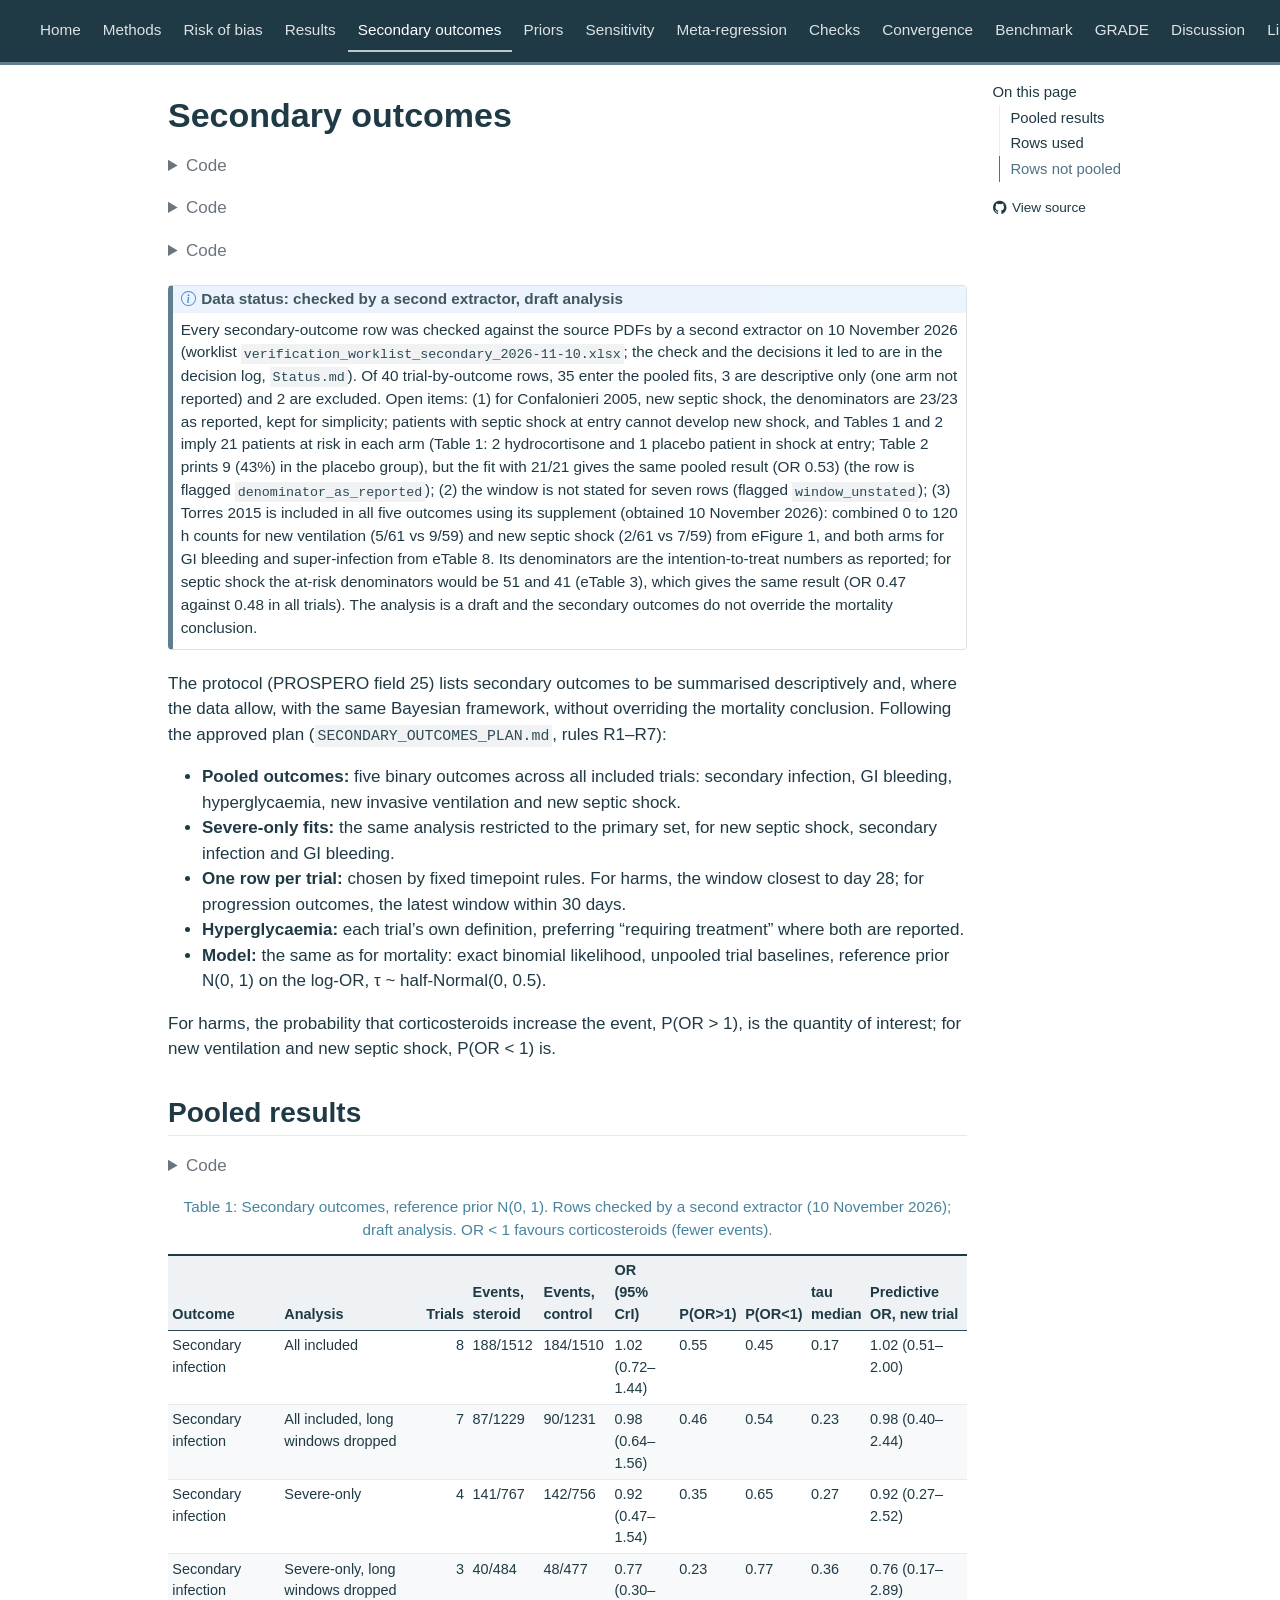
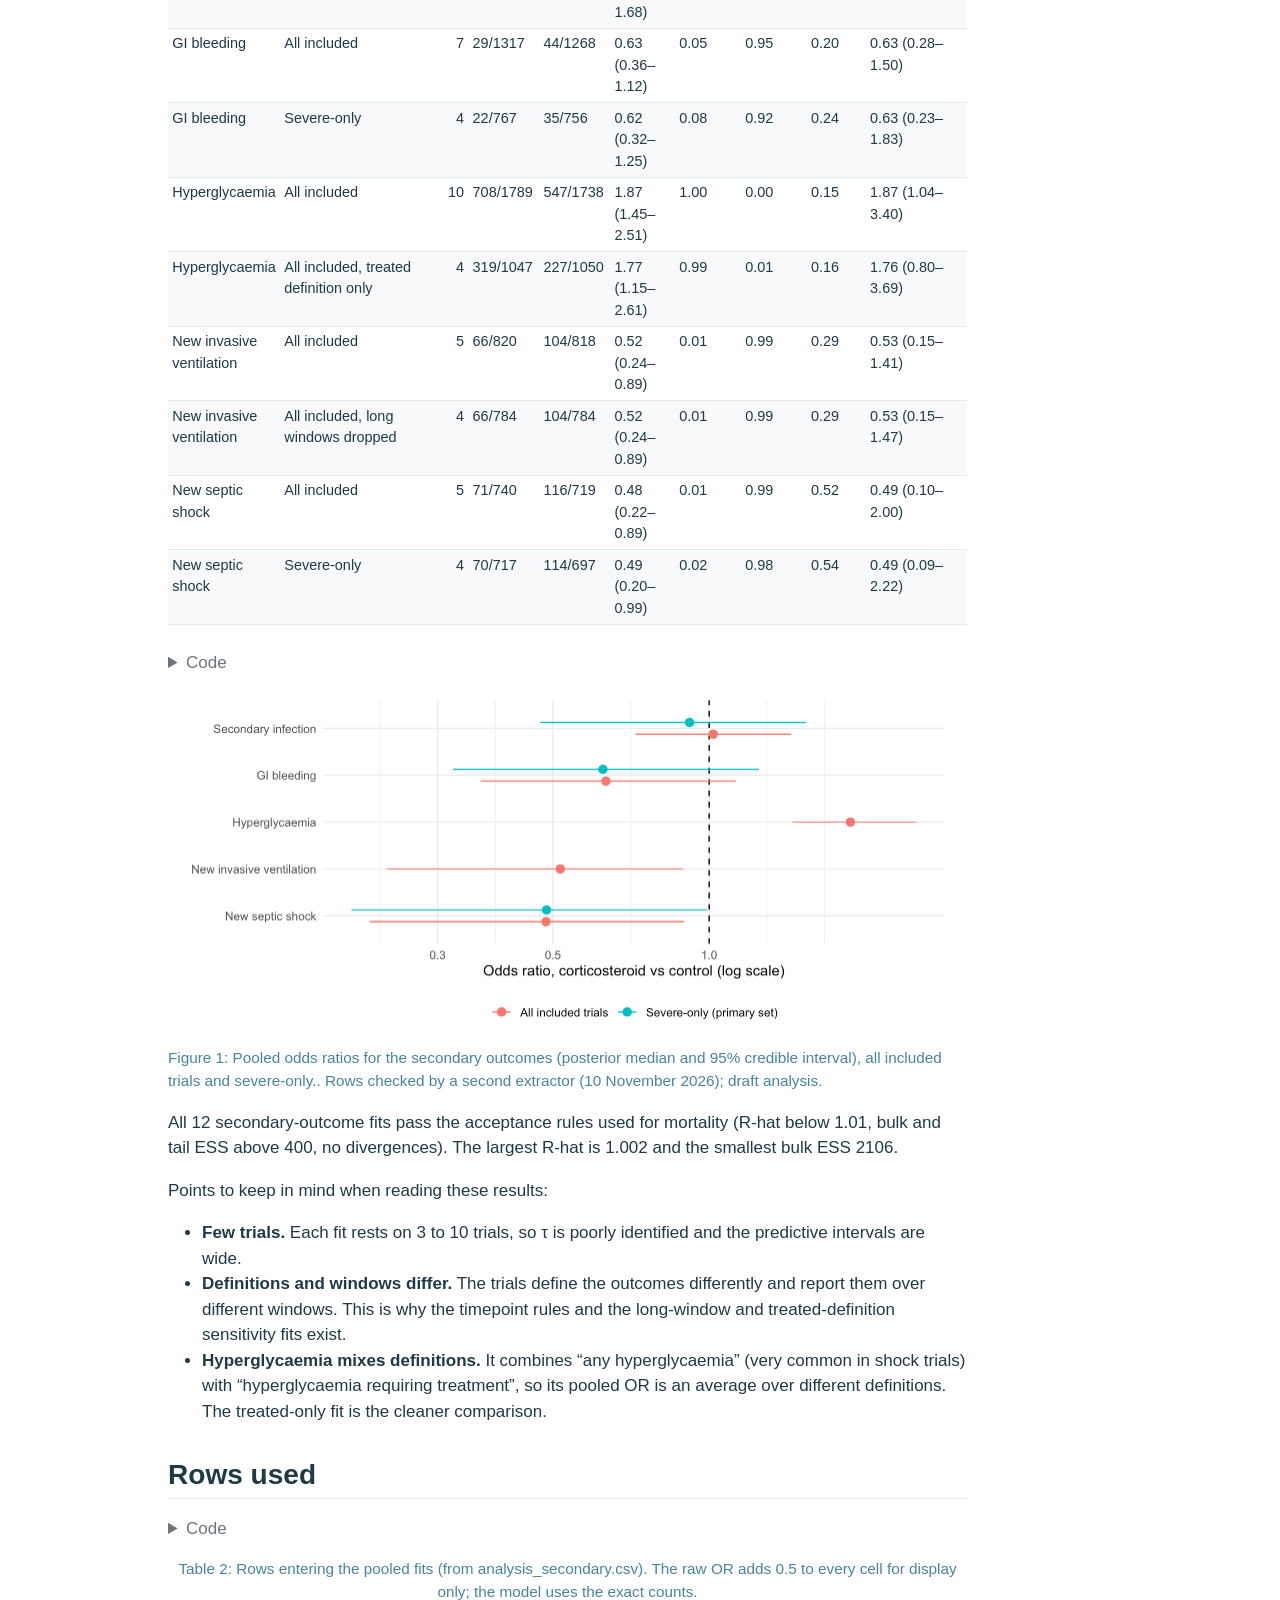
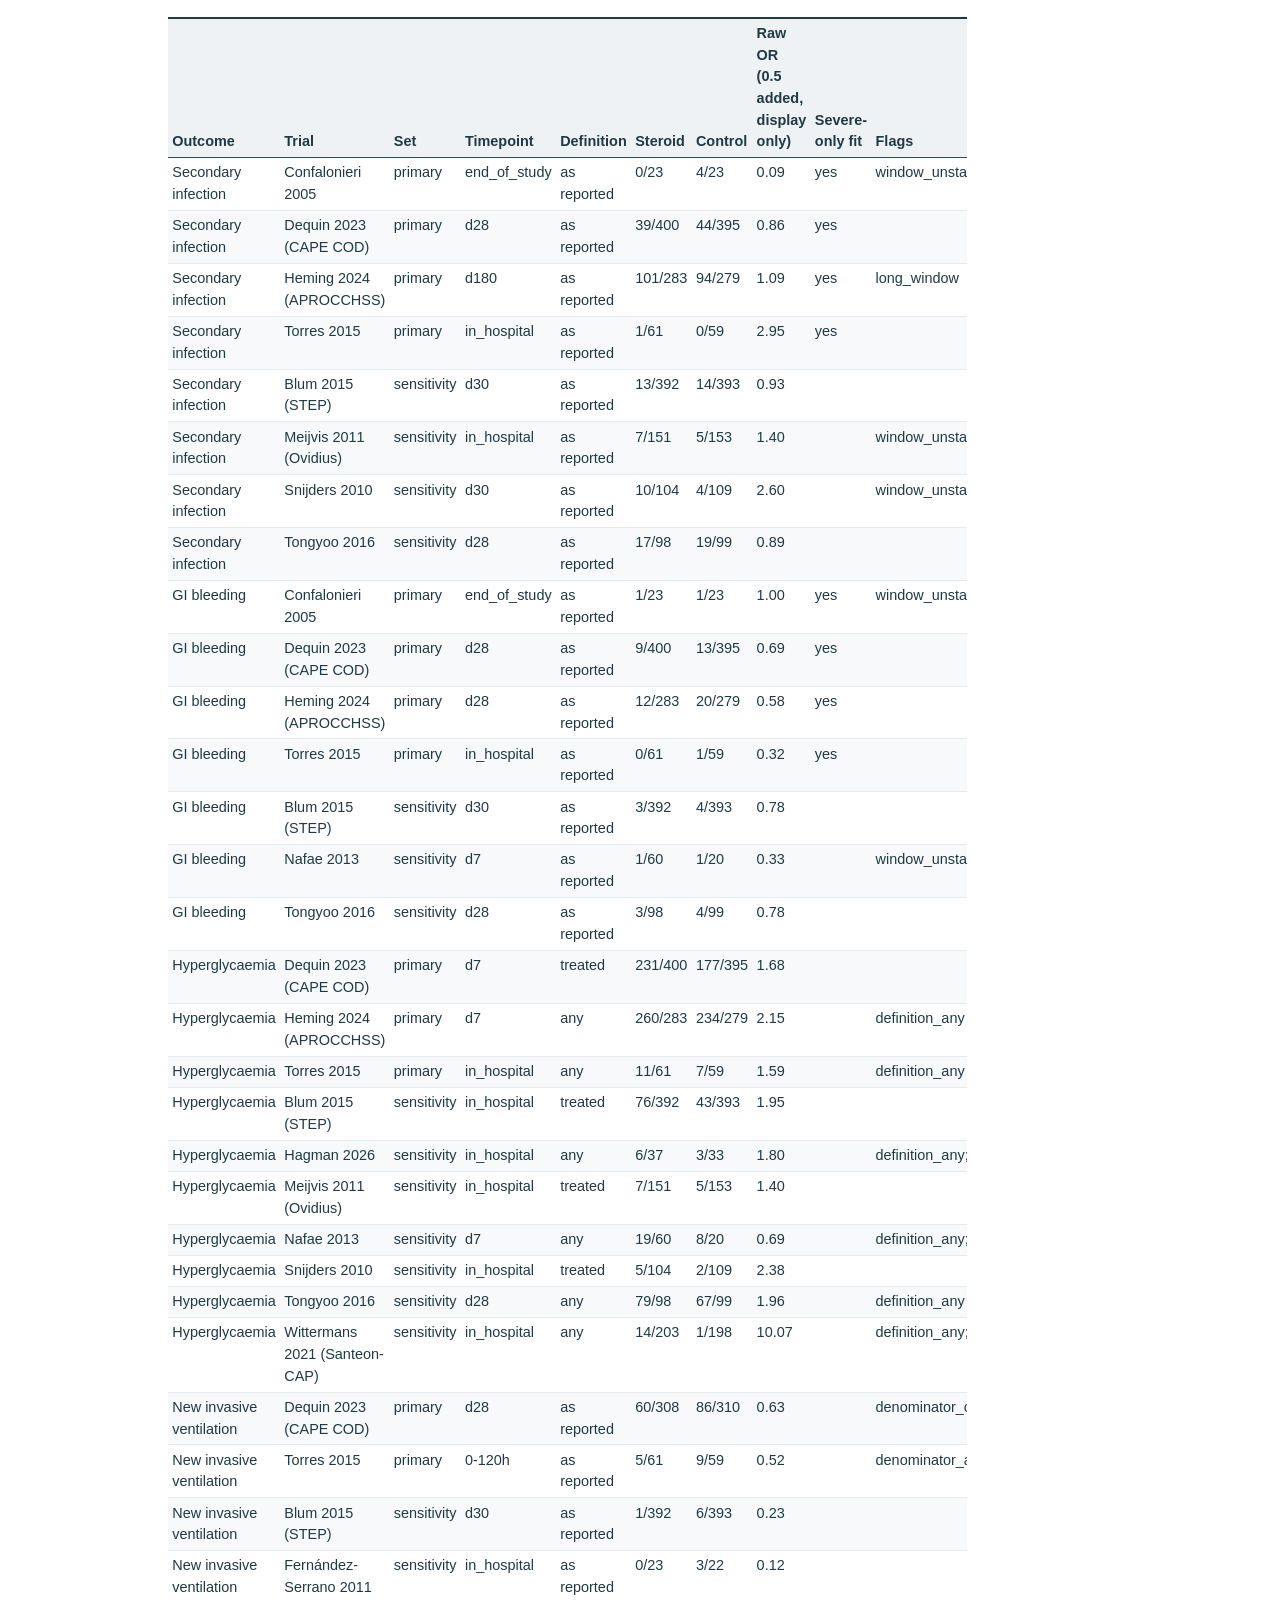
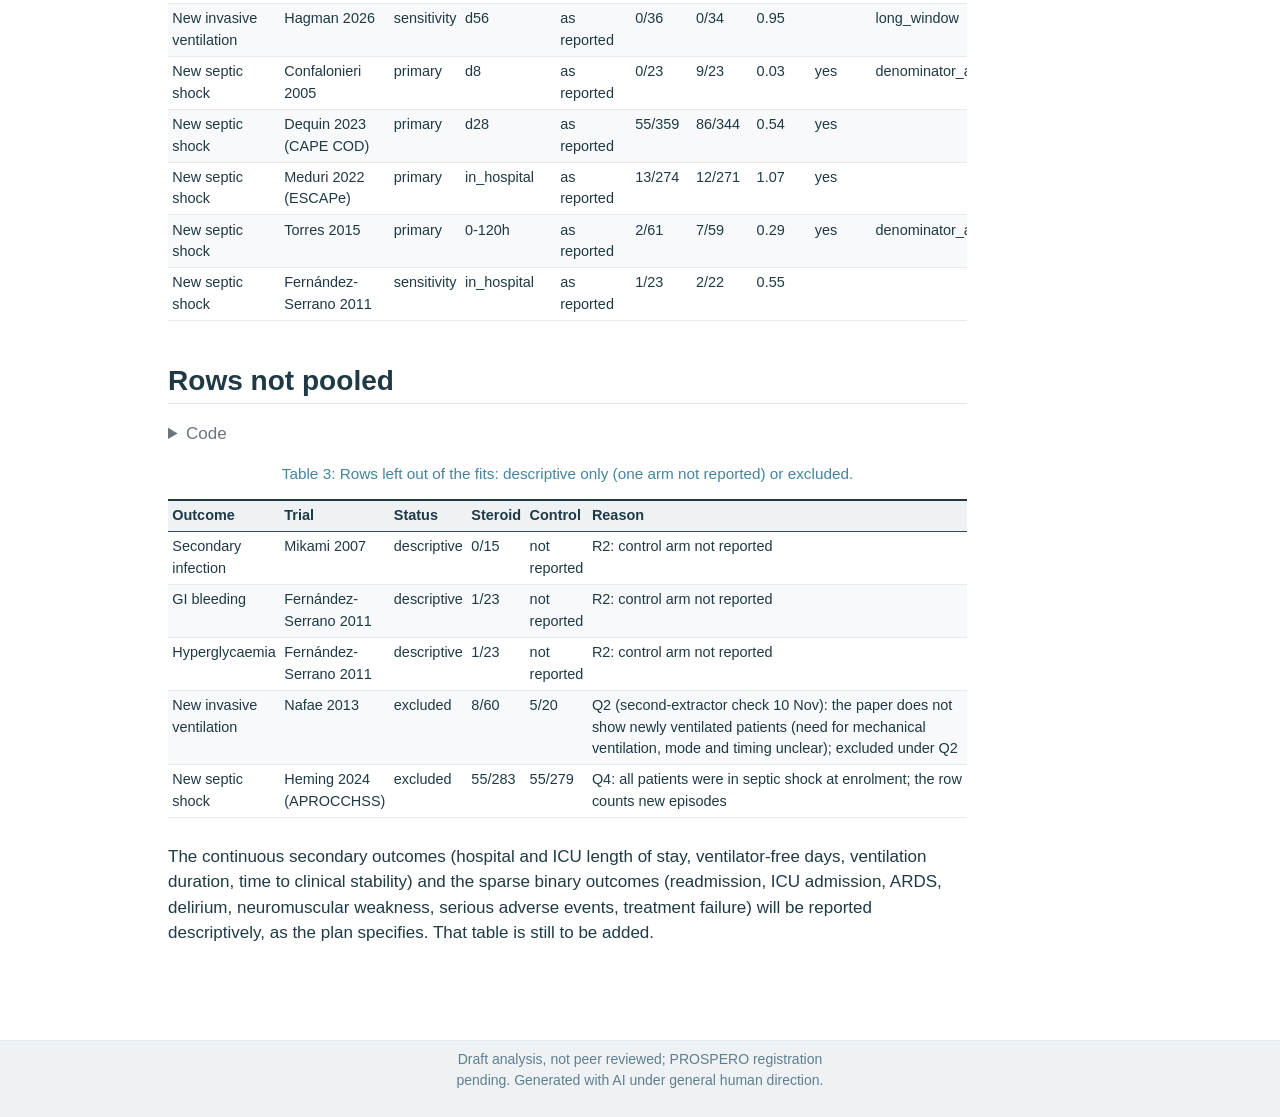
<file: docs/secondary.html>
<!DOCTYPE html>
<html xmlns="http://www.w3.org/1999/xhtml" lang="en" xml:lang="en"><head>

<meta charset="utf-8">
<meta name="generator" content="quarto-1.9.35">

<meta name="viewport" content="width=device-width, initial-scale=1.0, user-scalable=yes">


<title>Secondary outcomes – Corticosteroids in sCAP</title>
<style>
/* Default styles provided by pandoc.
** See https://pandoc.org/MANUAL.html#variables-for-html for config info.
*/
code{white-space: pre-wrap;}
span.smallcaps{font-variant: small-caps;}
div.columns{display: flex; gap: min(4vw, 1.5em);}
div.column{flex: auto; overflow-x: auto;}
div.hanging-indent{margin-left: 1.5em; text-indent: -1.5em;}
ul.task-list{list-style: none;}
ul.task-list li input[type="checkbox"] {
  width: 0.8em;
  margin: 0 0.8em 0.2em -1em; /* quarto-specific, see https://github.com/quarto-dev/quarto-cli/issues/4556 */ 
  vertical-align: middle;
}
/* CSS for syntax highlighting */
html { -webkit-text-size-adjust: 100%; }
pre > code.sourceCode { white-space: pre; position: relative; }
pre > code.sourceCode > span { display: inline-block; line-height: 1.25; }
pre > code.sourceCode > span:empty { height: 1.2em; }
.sourceCode { overflow: visible; }
code.sourceCode > span { color: inherit; text-decoration: inherit; }
div.sourceCode { margin: 1em 0; }
pre.sourceCode { margin: 0; }
@media screen {
div.sourceCode { overflow: auto; }
}
@media print {
pre > code.sourceCode { white-space: pre-wrap; }
pre > code.sourceCode > span { text-indent: -5em; padding-left: 5em; }
}
pre.numberSource code
  { counter-reset: source-line 0; }
pre.numberSource code > span
  { position: relative; left: -4em; counter-increment: source-line; }
pre.numberSource code > span > a:first-child::before
  { content: counter(source-line);
    position: relative; left: -1em; text-align: right; vertical-align: baseline;
    border: none; display: inline-block;
    -webkit-touch-callout: none; -webkit-user-select: none;
    -khtml-user-select: none; -moz-user-select: none;
    -ms-user-select: none; user-select: none;
    padding: 0 4px; width: 4em;
  }
pre.numberSource { margin-left: 3em;  padding-left: 4px; }
div.sourceCode
  {   }
@media screen {
pre > code.sourceCode > span > a:first-child::before { text-decoration: underline; }
}
</style>


<script src="site_libs/quarto-nav/quarto-nav.js"></script>
<script src="site_libs/quarto-nav/headroom.min.js"></script>
<script src="site_libs/clipboard/clipboard.min.js"></script>
<script src="site_libs/quarto-search/autocomplete.umd.js"></script>
<script src="site_libs/quarto-search/fuse.min.js"></script>
<script src="site_libs/quarto-search/quarto-search.js"></script>
<meta name="quarto:offset" content="./">
<script src="site_libs/quarto-html/quarto.js" type="module"></script>
<script src="site_libs/quarto-html/tabsets/tabsets.js" type="module"></script>
<script src="site_libs/quarto-html/popper.min.js"></script>
<script src="site_libs/quarto-html/tippy.umd.min.js"></script>
<script src="site_libs/quarto-html/anchor.min.js"></script>
<link href="site_libs/quarto-html/tippy.css" rel="stylesheet">
<link href="site_libs/quarto-html/quarto-syntax-highlighting-46f66b053e56abd73bb6e954d61a315b.css" rel="stylesheet" id="quarto-text-highlighting-styles">
<script src="site_libs/bootstrap/bootstrap.min.js"></script>
<link href="site_libs/bootstrap/bootstrap-icons.css" rel="stylesheet">
<link href="site_libs/bootstrap/bootstrap-a7745cbeffaa95b2c6d13ed910c9e09f.min.css" rel="stylesheet" append-hash="true" id="quarto-bootstrap" data-mode="light">
<script id="quarto-search-options" type="application/json">{
  "location": "navbar",
  "copy-button": false,
  "collapse-after": 3,
  "panel-placement": "end",
  "type": "overlay",
  "limit": 50,
  "keyboard-shortcut": [
    "f",
    "/",
    "s"
  ],
  "show-item-context": false,
  "language": {
    "search-no-results-text": "No results",
    "search-matching-documents-text": "matching documents",
    "search-copy-link-title": "Copy link to search",
    "search-hide-matches-text": "Hide additional matches",
    "search-more-match-text": "more match in this document",
    "search-more-matches-text": "more matches in this document",
    "search-clear-button-title": "Clear",
    "search-text-placeholder": "",
    "search-detached-cancel-button-title": "Cancel",
    "search-submit-button-title": "Submit",
    "search-label": "Search"
  }
}</script>


</head>

<body class="nav-fixed quarto-light">

<div id="quarto-search-results"></div>
  <header id="quarto-header" class="headroom fixed-top">
    <nav class="navbar navbar-expand-lg " data-bs-theme="dark">
      <div class="navbar-container container-fluid">
      <div class="navbar-brand-container mx-auto">
    <a class="navbar-brand" href="./index.html">
    <span class="navbar-title">Corticosteroids in sCAP</span>
    </a>
  </div>
            <div id="quarto-search" class="" title="Search"></div>
          <button class="navbar-toggler" type="button" data-bs-toggle="collapse" data-bs-target="#navbarCollapse" aria-controls="navbarCollapse" role="menu" aria-expanded="false" aria-label="Toggle navigation" onclick="if (window.quartoToggleHeadroom) { window.quartoToggleHeadroom(); }">
  <span class="navbar-toggler-icon"></span>
</button>
          <div class="collapse navbar-collapse" id="navbarCollapse">
            <ul class="navbar-nav navbar-nav-scroll me-auto">
  <li class="nav-item">
    <a class="nav-link" href="./index.html"> 
<span class="menu-text">Home</span></a>
  </li>  
  <li class="nav-item">
    <a class="nav-link" href="./methods.html"> 
<span class="menu-text">Methods</span></a>
  </li>  
  <li class="nav-item">
    <a class="nav-link" href="./risk_of_bias.html"> 
<span class="menu-text">Risk of bias</span></a>
  </li>  
  <li class="nav-item">
    <a class="nav-link" href="./results.html"> 
<span class="menu-text">Results</span></a>
  </li>  
  <li class="nav-item">
    <a class="nav-link active" href="./secondary.html" aria-current="page"> 
<span class="menu-text">Secondary outcomes</span></a>
  </li>  
  <li class="nav-item">
    <a class="nav-link" href="./priors.html"> 
<span class="menu-text">Priors</span></a>
  </li>  
  <li class="nav-item">
    <a class="nav-link" href="./sensitivity.html"> 
<span class="menu-text">Sensitivity</span></a>
  </li>  
  <li class="nav-item">
    <a class="nav-link" href="./metaregression.html"> 
<span class="menu-text">Meta-regression</span></a>
  </li>  
  <li class="nav-item">
    <a class="nav-link" href="./checks.html"> 
<span class="menu-text">Checks</span></a>
  </li>  
  <li class="nav-item">
    <a class="nav-link" href="./convergence.html"> 
<span class="menu-text">Convergence</span></a>
  </li>  
  <li class="nav-item">
    <a class="nav-link" href="./benchmark.html"> 
<span class="menu-text">Benchmark</span></a>
  </li>  
  <li class="nav-item">
    <a class="nav-link" href="./grade.html"> 
<span class="menu-text">GRADE</span></a>
  </li>  
  <li class="nav-item">
    <a class="nav-link" href="./discussion.html"> 
<span class="menu-text">Discussion</span></a>
  </li>  
  <li class="nav-item">
    <a class="nav-link" href="./limitations.html"> 
<span class="menu-text">Limitations</span></a>
  </li>  
</ul>
            <ul class="navbar-nav navbar-nav-scroll ms-auto">
  <li class="nav-item compact">
    <a class="nav-link" href="https://github.com/Russlewisbo/CAP-steroids"> <i class="bi bi-github" role="img" aria-label="GitHub repository">
</i> 
<span class="menu-text"></span></a>
  </li>  
</ul>
          </div> <!-- /navcollapse -->
            <div class="quarto-navbar-tools">
</div>
      </div> <!-- /container-fluid -->
    </nav>
</header>
<!-- content -->
<div id="quarto-content" class="quarto-container page-columns page-rows-contents page-layout-article page-navbar">
<!-- sidebar -->
<!-- margin-sidebar -->
    <div id="quarto-margin-sidebar" class="sidebar margin-sidebar">
        <nav id="TOC" role="doc-toc" class="toc-active">
    <h2 id="toc-title">On this page</h2>
   
  <ul>
  <li><a href="#pooled-results" id="toc-pooled-results" class="nav-link active" data-scroll-target="#pooled-results">Pooled results</a></li>
  <li><a href="#rows-used" id="toc-rows-used" class="nav-link" data-scroll-target="#rows-used">Rows used</a></li>
  <li><a href="#rows-not-pooled" id="toc-rows-not-pooled" class="nav-link" data-scroll-target="#rows-not-pooled">Rows not pooled</a></li>
  </ul>
<div class="toc-actions"><ul><li><a href="https://github.com/Russlewisbo/CAP-steroids/blob/main/secondary.qmd" class="toc-action"><i class="bi bi-github"></i>View source</a></li></ul></div></nav>
    </div>
<!-- main -->
<main class="content" id="quarto-document-content">

<header id="title-block-header" class="quarto-title-block default">
<div class="quarto-title">
<h1 class="title">Secondary outcomes</h1>
</div>



<div class="quarto-title-meta">

    
  
    
  </div>
  


</header>


<div class="cell">
<details class="code-fold">
<summary>Code</summary>
<div class="code-copy-outer-scaffold"><div class="sourceCode cell-code" id="cb1"><pre class="sourceCode r code-with-copy"><code class="sourceCode r"><span id="cb1-1"><a href="#cb1-1" aria-hidden="true" tabindex="-1"></a><span class="fu">library</span>(targets)</span>
<span id="cb1-2"><a href="#cb1-2" aria-hidden="true" tabindex="-1"></a><span class="fu">library</span>(dplyr)</span>
<span id="cb1-3"><a href="#cb1-3" aria-hidden="true" tabindex="-1"></a><span class="fu">library</span>(ggplot2)</span>
<span id="cb1-4"><a href="#cb1-4" aria-hidden="true" tabindex="-1"></a><span class="fu">library</span>(knitr)</span></code></pre></div><button title="Copy to Clipboard" class="code-copy-button"><i class="bi"></i></button></div>
</details>
</div>
<div class="cell">
<details class="code-fold">
<summary>Code</summary>
<div class="code-copy-outer-scaffold"><div class="sourceCode cell-code" id="cb2"><pre class="sourceCode r code-with-copy"><code class="sourceCode r"><span id="cb2-1"><a href="#cb2-1" aria-hidden="true" tabindex="-1"></a><span class="fu">source</span>(<span class="st">"_helpers.R"</span>)</span>
<span id="cb2-2"><a href="#cb2-2" aria-hidden="true" tabindex="-1"></a><span class="fu">source</span>(<span class="st">"R/08_secondary.R"</span>)</span></code></pre></div><button title="Copy to Clipboard" class="code-copy-button"><i class="bi"></i></button></div>
</details>
</div>
<div class="cell">
<details class="code-fold">
<summary>Code</summary>
<div class="code-copy-outer-scaffold"><div class="sourceCode cell-code" id="cb3"><pre class="sourceCode r code-with-copy"><code class="sourceCode r"><span id="cb3-1"><a href="#cb3-1" aria-hidden="true" tabindex="-1"></a>sec <span class="ot">&lt;-</span> <span class="fu">tar_read</span>(secondary)</span>
<span id="cb3-2"><a href="#cb3-2" aria-hidden="true" tabindex="-1"></a>ss <span class="ot">&lt;-</span> <span class="fu">tar_read</span>(sec_summary)</span>
<span id="cb3-3"><a href="#cb3-3" aria-hidden="true" tabindex="-1"></a>sd_tab <span class="ot">&lt;-</span> <span class="fu">tar_read</span>(sec_diagnostics)</span>
<span id="cb3-4"><a href="#cb3-4" aria-hidden="true" tabindex="-1"></a>main <span class="ot">&lt;-</span> <span class="fu">filter</span>(ss, variant <span class="sc">==</span> <span class="st">"main"</span>)</span></code></pre></div><button title="Copy to Clipboard" class="code-copy-button"><i class="bi"></i></button></div>
</details>
</div>
<div class="callout callout-style-default callout-note callout-titled">
<div class="callout-header d-flex align-content-center">
<div class="callout-icon-container">
<i class="callout-icon"></i>
</div>
<div class="callout-title-container flex-fill">
<span class="screen-reader-only">Note</span>Data status: checked by a second extractor, draft analysis
</div>
</div>
<div class="callout-body-container callout-body">
<p>Every secondary-outcome row was checked against the source PDFs by a second extractor on 10 November 2026 (worklist <code>verification_worklist_secondary_2026-11-10.xlsx</code>; the check and the decisions it led to are in the decision log, <code>Status.md</code>). Of 40 trial-by-outcome rows, 35 enter the pooled fits, 3 are descriptive only (one arm not reported) and 2 are excluded. Open items: (1) for Confalonieri 2005, new septic shock, the denominators are 23/23 as reported, kept for simplicity; patients with septic shock at entry cannot develop new shock, and Tables 1 and 2 imply 21 patients at risk in each arm (Table 1: 2 hydrocortisone and 1 placebo patient in shock at entry; Table 2 prints 9 (43%) in the placebo group), but the fit with 21/21 gives the same pooled result (OR 0.53) (the row is flagged <code>denominator_as_reported</code>); (2) the window is not stated for seven rows (flagged <code>window_unstated</code>); (3) Torres 2015 is included in all five outcomes using its supplement (obtained 10 November 2026): combined 0 to 120 h counts for new ventilation (5/61 vs 9/59) and new septic shock (2/61 vs 7/59) from eFigure 1, and both arms for GI bleeding and super-infection from eTable 8. Its denominators are the intention-to-treat numbers as reported; for septic shock the at-risk denominators would be 51 and 41 (eTable 3), which gives the same result (OR 0.47 against 0.48 in all trials). The analysis is a draft and the secondary outcomes do not override the mortality conclusion.</p>
</div>
</div>
<p>The protocol (PROSPERO field 25) lists secondary outcomes to be summarised descriptively and, where the data allow, with the same Bayesian framework, without overriding the mortality conclusion. Following the approved plan (<code>SECONDARY_OUTCOMES_PLAN.md</code>, rules R1–R7):</p>
<ul>
<li><strong>Pooled outcomes:</strong> five binary outcomes across all included trials: secondary infection, GI bleeding, hyperglycaemia, new invasive ventilation and new septic shock.</li>
<li><strong>Severe-only fits:</strong> the same analysis restricted to the primary set, for new septic shock, secondary infection and GI bleeding.</li>
<li><strong>One row per trial:</strong> chosen by fixed timepoint rules. For harms, the window closest to day 28; for progression outcomes, the latest window within 30 days.</li>
<li><strong>Hyperglycaemia:</strong> each trial’s own definition, preferring “requiring treatment” where both are reported.</li>
<li><strong>Model:</strong> the same as for mortality: exact binomial likelihood, unpooled trial baselines, reference prior N(0, 1) on the log-OR, τ ~ half-Normal(0, 0.5).</li>
</ul>
<p>For harms, the probability that corticosteroids increase the event, P(OR &gt; 1), is the quantity of interest; for new ventilation and new septic shock, P(OR &lt; 1) is.</p>
<section id="pooled-results" class="level2">
<h2 class="anchored" data-anchor-id="pooled-results">Pooled results</h2>
<div class="cell">
<details class="code-fold">
<summary>Code</summary>
<div class="code-copy-outer-scaffold"><div class="sourceCode cell-code" id="cb4"><pre class="sourceCode r code-with-copy"><code class="sourceCode r"><span id="cb4-1"><a href="#cb4-1" aria-hidden="true" tabindex="-1"></a>ss <span class="sc">|&gt;</span></span>
<span id="cb4-2"><a href="#cb4-2" aria-hidden="true" tabindex="-1"></a>  <span class="fu">mutate</span>(<span class="at">ord =</span> <span class="fu">match</span>(outcome, <span class="fu">names</span>(sec_outcome_label))) <span class="sc">|&gt;</span></span>
<span id="cb4-3"><a href="#cb4-3" aria-hidden="true" tabindex="-1"></a>  <span class="fu">arrange</span>(ord, set <span class="sc">!=</span> <span class="st">"all"</span>, variant <span class="sc">!=</span> <span class="st">"main"</span>) <span class="sc">|&gt;</span></span>
<span id="cb4-4"><a href="#cb4-4" aria-hidden="true" tabindex="-1"></a>  <span class="fu">transmute</span>(<span class="at">Outcome =</span> sec_outcome_label[outcome],</span>
<span id="cb4-5"><a href="#cb4-5" aria-hidden="true" tabindex="-1"></a>            <span class="at">Analysis =</span> <span class="fu">paste0</span>(<span class="fu">ifelse</span>(set <span class="sc">==</span> <span class="st">"all"</span>, <span class="st">"All included"</span>, <span class="st">"Severe-only"</span>),</span>
<span id="cb4-6"><a href="#cb4-6" aria-hidden="true" tabindex="-1"></a>                              <span class="fu">case_when</span>(variant <span class="sc">==</span> <span class="st">"no_long"</span> <span class="sc">~</span> <span class="st">", long windows dropped"</span>,</span>
<span id="cb4-7"><a href="#cb4-7" aria-hidden="true" tabindex="-1"></a>                                        variant <span class="sc">==</span> <span class="st">"treated"</span> <span class="sc">~</span> <span class="st">", treated definition only"</span>, <span class="cn">TRUE</span> <span class="sc">~</span> <span class="st">""</span>)),</span>
<span id="cb4-8"><a href="#cb4-8" aria-hidden="true" tabindex="-1"></a>            <span class="at">Trials =</span> n_trials,</span>
<span id="cb4-9"><a href="#cb4-9" aria-hidden="true" tabindex="-1"></a>            <span class="st">`</span><span class="at">Events, steroid</span><span class="st">`</span> <span class="ot">=</span> <span class="fu">sprintf</span>(<span class="st">"%d/%d"</span>, events_s, n_s), <span class="st">`</span><span class="at">Events, control</span><span class="st">`</span> <span class="ot">=</span> <span class="fu">sprintf</span>(<span class="st">"%d/%d"</span>, events_c, n_c),</span>
<span id="cb4-10"><a href="#cb4-10" aria-hidden="true" tabindex="-1"></a>            <span class="st">`</span><span class="at">OR (95% CrI)</span><span class="st">`</span> <span class="ot">=</span> <span class="fu">or_ci</span>(OR_median, OR_q025, OR_q975),</span>
<span id="cb4-11"><a href="#cb4-11" aria-hidden="true" tabindex="-1"></a>            <span class="st">`</span><span class="at">P(OR&gt;1)</span><span class="st">`</span> <span class="ot">=</span> <span class="fu">pr</span>(P_OR_gt_1), <span class="st">`</span><span class="at">P(OR&lt;1)</span><span class="st">`</span> <span class="ot">=</span> <span class="fu">pr</span>(P_OR_lt_1), <span class="st">`</span><span class="at">tau median</span><span class="st">`</span> <span class="ot">=</span> <span class="fu">pr</span>(tau_median),</span>
<span id="cb4-12"><a href="#cb4-12" aria-hidden="true" tabindex="-1"></a>            <span class="st">`</span><span class="at">Predictive OR, new trial</span><span class="st">`</span> <span class="ot">=</span> <span class="fu">or_ci</span>(ORnew_median, ORnew_q025, ORnew_q975)) <span class="sc">|&gt;</span></span>
<span id="cb4-13"><a href="#cb4-13" aria-hidden="true" tabindex="-1"></a>  <span class="fu">kable</span>(<span class="at">caption =</span> <span class="st">"Secondary outcomes, reference prior N(0, 1). Rows checked by a second extractor (10 November 2026); draft analysis. OR &lt; 1 favours corticosteroids (fewer events)."</span>)</span></code></pre></div><button title="Copy to Clipboard" class="code-copy-button"><i class="bi"></i></button></div>
</details>
<div id="tbl-sec-main" class="cell quarto-float quarto-figure quarto-figure-center anchored">
<figure class="quarto-float quarto-float-tbl figure">
<figcaption class="quarto-float-caption-top quarto-float-caption quarto-float-tbl" id="tbl-sec-main-caption-0ceaefa1-69ba-4598-a22c-09a6ac19f8ca">
Table&nbsp;1: Secondary outcomes, reference prior N(0, 1). Rows checked by a second extractor (10 November 2026); draft analysis. OR &lt; 1 favours corticosteroids (fewer events).
</figcaption>
<div aria-describedby="tbl-sec-main-caption-0ceaefa1-69ba-4598-a22c-09a6ac19f8ca">
<div class="cell-output-display">
<table class="cell caption-top table table-sm table-striped small">
<colgroup>
<col style="width: 14%">
<col style="width: 22%">
<col style="width: 4%">
<col style="width: 9%">
<col style="width: 9%">
<col style="width: 9%">
<col style="width: 4%">
<col style="width: 4%">
<col style="width: 6%">
<col style="width: 14%">
</colgroup>
<thead>
<tr class="header">
<th style="text-align: left;">Outcome</th>
<th style="text-align: left;">Analysis</th>
<th style="text-align: right;">Trials</th>
<th style="text-align: left;">Events, steroid</th>
<th style="text-align: left;">Events, control</th>
<th style="text-align: left;">OR (95% CrI)</th>
<th style="text-align: left;">P(OR&gt;1)</th>
<th style="text-align: left;">P(OR&lt;1)</th>
<th style="text-align: left;">tau median</th>
<th style="text-align: left;">Predictive OR, new trial</th>
</tr>
</thead>
<tbody>
<tr class="odd">
<td style="text-align: left;">Secondary infection</td>
<td style="text-align: left;">All included</td>
<td style="text-align: right;">8</td>
<td style="text-align: left;">188/1512</td>
<td style="text-align: left;">184/1510</td>
<td style="text-align: left;">1.02 (0.72–1.44)</td>
<td style="text-align: left;">0.55</td>
<td style="text-align: left;">0.45</td>
<td style="text-align: left;">0.17</td>
<td style="text-align: left;">1.02 (0.51–2.00)</td>
</tr>
<tr class="even">
<td style="text-align: left;">Secondary infection</td>
<td style="text-align: left;">All included, long windows dropped</td>
<td style="text-align: right;">7</td>
<td style="text-align: left;">87/1229</td>
<td style="text-align: left;">90/1231</td>
<td style="text-align: left;">0.98 (0.64–1.56)</td>
<td style="text-align: left;">0.46</td>
<td style="text-align: left;">0.54</td>
<td style="text-align: left;">0.23</td>
<td style="text-align: left;">0.98 (0.40–2.44)</td>
</tr>
<tr class="odd">
<td style="text-align: left;">Secondary infection</td>
<td style="text-align: left;">Severe-only</td>
<td style="text-align: right;">4</td>
<td style="text-align: left;">141/767</td>
<td style="text-align: left;">142/756</td>
<td style="text-align: left;">0.92 (0.47–1.54)</td>
<td style="text-align: left;">0.35</td>
<td style="text-align: left;">0.65</td>
<td style="text-align: left;">0.27</td>
<td style="text-align: left;">0.92 (0.27–2.52)</td>
</tr>
<tr class="even">
<td style="text-align: left;">Secondary infection</td>
<td style="text-align: left;">Severe-only, long windows dropped</td>
<td style="text-align: right;">3</td>
<td style="text-align: left;">40/484</td>
<td style="text-align: left;">48/477</td>
<td style="text-align: left;">0.77 (0.30–1.68)</td>
<td style="text-align: left;">0.23</td>
<td style="text-align: left;">0.77</td>
<td style="text-align: left;">0.36</td>
<td style="text-align: left;">0.76 (0.17–2.89)</td>
</tr>
<tr class="odd">
<td style="text-align: left;">GI bleeding</td>
<td style="text-align: left;">All included</td>
<td style="text-align: right;">7</td>
<td style="text-align: left;">29/1317</td>
<td style="text-align: left;">44/1268</td>
<td style="text-align: left;">0.63 (0.36–1.12)</td>
<td style="text-align: left;">0.05</td>
<td style="text-align: left;">0.95</td>
<td style="text-align: left;">0.20</td>
<td style="text-align: left;">0.63 (0.28–1.50)</td>
</tr>
<tr class="even">
<td style="text-align: left;">GI bleeding</td>
<td style="text-align: left;">Severe-only</td>
<td style="text-align: right;">4</td>
<td style="text-align: left;">22/767</td>
<td style="text-align: left;">35/756</td>
<td style="text-align: left;">0.62 (0.32–1.25)</td>
<td style="text-align: left;">0.08</td>
<td style="text-align: left;">0.92</td>
<td style="text-align: left;">0.24</td>
<td style="text-align: left;">0.63 (0.23–1.83)</td>
</tr>
<tr class="odd">
<td style="text-align: left;">Hyperglycaemia</td>
<td style="text-align: left;">All included</td>
<td style="text-align: right;">10</td>
<td style="text-align: left;">708/1789</td>
<td style="text-align: left;">547/1738</td>
<td style="text-align: left;">1.87 (1.45–2.51)</td>
<td style="text-align: left;">1.00</td>
<td style="text-align: left;">0.00</td>
<td style="text-align: left;">0.15</td>
<td style="text-align: left;">1.87 (1.04–3.40)</td>
</tr>
<tr class="even">
<td style="text-align: left;">Hyperglycaemia</td>
<td style="text-align: left;">All included, treated definition only</td>
<td style="text-align: right;">4</td>
<td style="text-align: left;">319/1047</td>
<td style="text-align: left;">227/1050</td>
<td style="text-align: left;">1.77 (1.15–2.61)</td>
<td style="text-align: left;">0.99</td>
<td style="text-align: left;">0.01</td>
<td style="text-align: left;">0.16</td>
<td style="text-align: left;">1.76 (0.80–3.69)</td>
</tr>
<tr class="odd">
<td style="text-align: left;">New invasive ventilation</td>
<td style="text-align: left;">All included</td>
<td style="text-align: right;">5</td>
<td style="text-align: left;">66/820</td>
<td style="text-align: left;">104/818</td>
<td style="text-align: left;">0.52 (0.24–0.89)</td>
<td style="text-align: left;">0.01</td>
<td style="text-align: left;">0.99</td>
<td style="text-align: left;">0.29</td>
<td style="text-align: left;">0.53 (0.15–1.41)</td>
</tr>
<tr class="even">
<td style="text-align: left;">New invasive ventilation</td>
<td style="text-align: left;">All included, long windows dropped</td>
<td style="text-align: right;">4</td>
<td style="text-align: left;">66/784</td>
<td style="text-align: left;">104/784</td>
<td style="text-align: left;">0.52 (0.24–0.89)</td>
<td style="text-align: left;">0.01</td>
<td style="text-align: left;">0.99</td>
<td style="text-align: left;">0.29</td>
<td style="text-align: left;">0.53 (0.15–1.47)</td>
</tr>
<tr class="odd">
<td style="text-align: left;">New septic shock</td>
<td style="text-align: left;">All included</td>
<td style="text-align: right;">5</td>
<td style="text-align: left;">71/740</td>
<td style="text-align: left;">116/719</td>
<td style="text-align: left;">0.48 (0.22–0.89)</td>
<td style="text-align: left;">0.01</td>
<td style="text-align: left;">0.99</td>
<td style="text-align: left;">0.52</td>
<td style="text-align: left;">0.49 (0.10–2.00)</td>
</tr>
<tr class="even">
<td style="text-align: left;">New septic shock</td>
<td style="text-align: left;">Severe-only</td>
<td style="text-align: right;">4</td>
<td style="text-align: left;">70/717</td>
<td style="text-align: left;">114/697</td>
<td style="text-align: left;">0.49 (0.20–0.99)</td>
<td style="text-align: left;">0.02</td>
<td style="text-align: left;">0.98</td>
<td style="text-align: left;">0.54</td>
<td style="text-align: left;">0.49 (0.09–2.22)</td>
</tr>
</tbody>
</table>
</div>
</div>
</figure>
</div>
</div>
<div class="cell">
<details class="code-fold">
<summary>Code</summary>
<div class="code-copy-outer-scaffold"><div class="sourceCode cell-code" id="cb5"><pre class="sourceCode r code-with-copy"><code class="sourceCode r"><span id="cb5-1"><a href="#cb5-1" aria-hidden="true" tabindex="-1"></a><span class="fu">ggplot</span>(<span class="fu">mutate</span>(main, <span class="at">Outcome =</span> <span class="fu">factor</span>(sec_outcome_label[outcome], <span class="fu">rev</span>(sec_outcome_label)),</span>
<span id="cb5-2"><a href="#cb5-2" aria-hidden="true" tabindex="-1"></a>              <span class="at">Analysis =</span> <span class="fu">ifelse</span>(set <span class="sc">==</span> <span class="st">"all"</span>, <span class="st">"All included trials"</span>, <span class="st">"Severe-only (primary set)"</span>)),</span>
<span id="cb5-3"><a href="#cb5-3" aria-hidden="true" tabindex="-1"></a>       <span class="fu">aes</span>(OR_median, Outcome, <span class="at">xmin =</span> OR_q025, <span class="at">xmax =</span> OR_q975, <span class="at">colour =</span> Analysis)) <span class="sc">+</span></span>
<span id="cb5-4"><a href="#cb5-4" aria-hidden="true" tabindex="-1"></a>  <span class="fu">geom_vline</span>(<span class="at">xintercept =</span> <span class="dv">1</span>, <span class="at">linetype =</span> <span class="dv">2</span>) <span class="sc">+</span></span>
<span id="cb5-5"><a href="#cb5-5" aria-hidden="true" tabindex="-1"></a>  <span class="fu">geom_pointrange</span>(<span class="at">position =</span> <span class="fu">position_dodge</span>(<span class="at">width =</span> <span class="fl">0.5</span>)) <span class="sc">+</span></span>
<span id="cb5-6"><a href="#cb5-6" aria-hidden="true" tabindex="-1"></a>  <span class="fu">scale_x_log10</span>() <span class="sc">+</span></span>
<span id="cb5-7"><a href="#cb5-7" aria-hidden="true" tabindex="-1"></a>  <span class="fu">labs</span>(<span class="at">x =</span> <span class="st">"Odds ratio, corticosteroid vs control (log scale)"</span>, <span class="at">y =</span> <span class="cn">NULL</span>, <span class="at">colour =</span> <span class="cn">NULL</span>) <span class="sc">+</span></span>
<span id="cb5-8"><a href="#cb5-8" aria-hidden="true" tabindex="-1"></a>  <span class="fu">theme_minimal</span>() <span class="sc">+</span></span>
<span id="cb5-9"><a href="#cb5-9" aria-hidden="true" tabindex="-1"></a>  <span class="fu">theme</span>(<span class="at">legend.position =</span> <span class="st">"bottom"</span>)</span></code></pre></div><button title="Copy to Clipboard" class="code-copy-button"><i class="bi"></i></button></div>
</details>
<div class="cell-output-display">
<div id="fig-sec" class="quarto-float quarto-figure quarto-figure-center anchored">
<figure class="quarto-float quarto-float-fig figure">
<div aria-describedby="fig-sec-caption-0ceaefa1-69ba-4598-a22c-09a6ac19f8ca">
<img src="secondary_files/figure-html/fig-sec-1.png" class="img-fluid figure-img" width="768">
</div>
<figcaption class="quarto-float-caption-bottom quarto-float-caption quarto-float-fig" id="fig-sec-caption-0ceaefa1-69ba-4598-a22c-09a6ac19f8ca">
Figure&nbsp;1: Pooled odds ratios for the secondary outcomes (posterior median and 95% credible interval), all included trials and severe-only.. Rows checked by a second extractor (10 November 2026); draft analysis.
</figcaption>
</figure>
</div>
</div>
</div>
<p>All 12 secondary-outcome fits pass the acceptance rules used for mortality (R-hat below 1.01, bulk and tail ESS above 400, no divergences). The largest R-hat is 1.002 and the smallest bulk ESS 2106.</p>
<p>Points to keep in mind when reading these results:</p>
<ul>
<li><strong>Few trials.</strong> Each fit rests on 3 to 10 trials, so τ is poorly identified and the predictive intervals are wide.</li>
<li><strong>Definitions and windows differ.</strong> The trials define the outcomes differently and report them over different windows. This is why the timepoint rules and the long-window and treated-definition sensitivity fits exist.</li>
<li><strong>Hyperglycaemia mixes definitions.</strong> It combines “any hyperglycaemia” (very common in shock trials) with “hyperglycaemia requiring treatment”, so its pooled OR is an average over different definitions. The treated-only fit is the cleaner comparison.</li>
</ul>
</section>
<section id="rows-used" class="level2">
<h2 class="anchored" data-anchor-id="rows-used">Rows used</h2>
<div class="cell">
<details class="code-fold">
<summary>Code</summary>
<div class="code-copy-outer-scaffold"><div class="sourceCode cell-code" id="cb6"><pre class="sourceCode r code-with-copy"><code class="sourceCode r"><span id="cb6-1"><a href="#cb6-1" aria-hidden="true" tabindex="-1"></a>sec <span class="sc">|&gt;</span></span>
<span id="cb6-2"><a href="#cb6-2" aria-hidden="true" tabindex="-1"></a>  <span class="fu">filter</span>(fit_all <span class="sc">==</span> <span class="dv">1</span>) <span class="sc">|&gt;</span></span>
<span id="cb6-3"><a href="#cb6-3" aria-hidden="true" tabindex="-1"></a>  <span class="fu">mutate</span>(<span class="at">ord =</span> <span class="fu">match</span>(outcome, <span class="fu">names</span>(sec_outcome_label)),</span>
<span id="cb6-4"><a href="#cb6-4" aria-hidden="true" tabindex="-1"></a>         <span class="at">raw_or =</span> ((r1 <span class="sc">+</span> <span class="fl">0.5</span>) <span class="sc">/</span> (n1 <span class="sc">-</span> r1 <span class="sc">+</span> <span class="fl">0.5</span>)) <span class="sc">/</span> ((r0 <span class="sc">+</span> <span class="fl">0.5</span>) <span class="sc">/</span> (n0 <span class="sc">-</span> r0 <span class="sc">+</span> <span class="fl">0.5</span>))) <span class="sc">|&gt;</span></span>
<span id="cb6-5"><a href="#cb6-5" aria-hidden="true" tabindex="-1"></a>  <span class="fu">arrange</span>(ord, final_set, study_label) <span class="sc">|&gt;</span></span>
<span id="cb6-6"><a href="#cb6-6" aria-hidden="true" tabindex="-1"></a>  <span class="fu">transmute</span>(<span class="at">Outcome =</span> sec_outcome_label[outcome], <span class="at">Trial =</span> study_label, <span class="at">Set =</span> final_set, <span class="at">Timepoint =</span> timepoint,</span>
<span id="cb6-7"><a href="#cb6-7" aria-hidden="true" tabindex="-1"></a>            <span class="at">Definition =</span> definition, <span class="at">Steroid =</span> <span class="fu">sprintf</span>(<span class="st">"%d/%d"</span>, r1, n1), <span class="at">Control =</span> <span class="fu">sprintf</span>(<span class="st">"%d/%d"</span>, r0, n0),</span>
<span id="cb6-8"><a href="#cb6-8" aria-hidden="true" tabindex="-1"></a>            <span class="st">`</span><span class="at">Raw OR (0.5 added, display only)</span><span class="st">`</span> <span class="ot">=</span> <span class="fu">pr</span>(raw_or), <span class="st">`</span><span class="at">Severe-only fit</span><span class="st">`</span> <span class="ot">=</span> <span class="fu">ifelse</span>(fit_severe <span class="sc">==</span> <span class="dv">1</span>, <span class="st">"yes"</span>, <span class="st">""</span>),</span>
<span id="cb6-9"><a href="#cb6-9" aria-hidden="true" tabindex="-1"></a>            <span class="at">Flags =</span> <span class="fu">coalesce</span>(sensitivity_flags, <span class="st">""</span>)) <span class="sc">|&gt;</span></span>
<span id="cb6-10"><a href="#cb6-10" aria-hidden="true" tabindex="-1"></a>  <span class="fu">kable</span>(<span class="at">caption =</span> <span class="st">"Rows entering the pooled fits (from analysis_secondary.csv). The raw OR adds 0.5 to every cell for display only; the model uses the exact counts."</span>)</span></code></pre></div><button title="Copy to Clipboard" class="code-copy-button"><i class="bi"></i></button></div>
</details>
<div id="tbl-sec-rows" class="cell quarto-float quarto-figure quarto-figure-center anchored">
<figure class="quarto-float quarto-float-tbl figure">
<figcaption class="quarto-float-caption-top quarto-float-caption quarto-float-tbl" id="tbl-sec-rows-caption-0ceaefa1-69ba-4598-a22c-09a6ac19f8ca">
Table&nbsp;2: Rows entering the pooled fits (from analysis_secondary.csv). The raw OR adds 0.5 to every cell for display only; the model uses the exact counts.
</figcaption>
<div aria-describedby="tbl-sec-rows-caption-0ceaefa1-69ba-4598-a22c-09a6ac19f8ca">
<div class="cell-output-display">
<table class="cell caption-top table table-sm table-striped small">
<colgroup>
<col style="width: 12%">
<col style="width: 15%">
<col style="width: 6%">
<col style="width: 6%">
<col style="width: 6%">
<col style="width: 4%">
<col style="width: 4%">
<col style="width: 16%">
<col style="width: 8%">
<col style="width: 21%">
</colgroup>
<thead>
<tr class="header">
<th style="text-align: left;">Outcome</th>
<th style="text-align: left;">Trial</th>
<th style="text-align: left;">Set</th>
<th style="text-align: left;">Timepoint</th>
<th style="text-align: left;">Definition</th>
<th style="text-align: left;">Steroid</th>
<th style="text-align: left;">Control</th>
<th style="text-align: left;">Raw OR (0.5 added, display only)</th>
<th style="text-align: left;">Severe-only fit</th>
<th style="text-align: left;">Flags</th>
</tr>
</thead>
<tbody>
<tr class="odd">
<td style="text-align: left;">Secondary infection</td>
<td style="text-align: left;">Confalonieri 2005</td>
<td style="text-align: left;">primary</td>
<td style="text-align: left;">end_of_study</td>
<td style="text-align: left;">as reported</td>
<td style="text-align: left;">0/23</td>
<td style="text-align: left;">4/23</td>
<td style="text-align: left;">0.09</td>
<td style="text-align: left;">yes</td>
<td style="text-align: left;">window_unstated</td>
</tr>
<tr class="even">
<td style="text-align: left;">Secondary infection</td>
<td style="text-align: left;">Dequin 2023 (CAPE COD)</td>
<td style="text-align: left;">primary</td>
<td style="text-align: left;">d28</td>
<td style="text-align: left;">as reported</td>
<td style="text-align: left;">39/400</td>
<td style="text-align: left;">44/395</td>
<td style="text-align: left;">0.86</td>
<td style="text-align: left;">yes</td>
<td style="text-align: left;"></td>
</tr>
<tr class="odd">
<td style="text-align: left;">Secondary infection</td>
<td style="text-align: left;">Heming 2024 (APROCCHSS)</td>
<td style="text-align: left;">primary</td>
<td style="text-align: left;">d180</td>
<td style="text-align: left;">as reported</td>
<td style="text-align: left;">101/283</td>
<td style="text-align: left;">94/279</td>
<td style="text-align: left;">1.09</td>
<td style="text-align: left;">yes</td>
<td style="text-align: left;">long_window</td>
</tr>
<tr class="even">
<td style="text-align: left;">Secondary infection</td>
<td style="text-align: left;">Torres 2015</td>
<td style="text-align: left;">primary</td>
<td style="text-align: left;">in_hospital</td>
<td style="text-align: left;">as reported</td>
<td style="text-align: left;">1/61</td>
<td style="text-align: left;">0/59</td>
<td style="text-align: left;">2.95</td>
<td style="text-align: left;">yes</td>
<td style="text-align: left;"></td>
</tr>
<tr class="odd">
<td style="text-align: left;">Secondary infection</td>
<td style="text-align: left;">Blum 2015 (STEP)</td>
<td style="text-align: left;">sensitivity</td>
<td style="text-align: left;">d30</td>
<td style="text-align: left;">as reported</td>
<td style="text-align: left;">13/392</td>
<td style="text-align: left;">14/393</td>
<td style="text-align: left;">0.93</td>
<td style="text-align: left;"></td>
<td style="text-align: left;"></td>
</tr>
<tr class="even">
<td style="text-align: left;">Secondary infection</td>
<td style="text-align: left;">Meijvis 2011 (Ovidius)</td>
<td style="text-align: left;">sensitivity</td>
<td style="text-align: left;">in_hospital</td>
<td style="text-align: left;">as reported</td>
<td style="text-align: left;">7/151</td>
<td style="text-align: left;">5/153</td>
<td style="text-align: left;">1.40</td>
<td style="text-align: left;"></td>
<td style="text-align: left;">window_unstated</td>
</tr>
<tr class="odd">
<td style="text-align: left;">Secondary infection</td>
<td style="text-align: left;">Snijders 2010</td>
<td style="text-align: left;">sensitivity</td>
<td style="text-align: left;">d30</td>
<td style="text-align: left;">as reported</td>
<td style="text-align: left;">10/104</td>
<td style="text-align: left;">4/109</td>
<td style="text-align: left;">2.60</td>
<td style="text-align: left;"></td>
<td style="text-align: left;">window_unstated</td>
</tr>
<tr class="even">
<td style="text-align: left;">Secondary infection</td>
<td style="text-align: left;">Tongyoo 2016</td>
<td style="text-align: left;">sensitivity</td>
<td style="text-align: left;">d28</td>
<td style="text-align: left;">as reported</td>
<td style="text-align: left;">17/98</td>
<td style="text-align: left;">19/99</td>
<td style="text-align: left;">0.89</td>
<td style="text-align: left;"></td>
<td style="text-align: left;"></td>
</tr>
<tr class="odd">
<td style="text-align: left;">GI bleeding</td>
<td style="text-align: left;">Confalonieri 2005</td>
<td style="text-align: left;">primary</td>
<td style="text-align: left;">end_of_study</td>
<td style="text-align: left;">as reported</td>
<td style="text-align: left;">1/23</td>
<td style="text-align: left;">1/23</td>
<td style="text-align: left;">1.00</td>
<td style="text-align: left;">yes</td>
<td style="text-align: left;">window_unstated</td>
</tr>
<tr class="even">
<td style="text-align: left;">GI bleeding</td>
<td style="text-align: left;">Dequin 2023 (CAPE COD)</td>
<td style="text-align: left;">primary</td>
<td style="text-align: left;">d28</td>
<td style="text-align: left;">as reported</td>
<td style="text-align: left;">9/400</td>
<td style="text-align: left;">13/395</td>
<td style="text-align: left;">0.69</td>
<td style="text-align: left;">yes</td>
<td style="text-align: left;"></td>
</tr>
<tr class="odd">
<td style="text-align: left;">GI bleeding</td>
<td style="text-align: left;">Heming 2024 (APROCCHSS)</td>
<td style="text-align: left;">primary</td>
<td style="text-align: left;">d28</td>
<td style="text-align: left;">as reported</td>
<td style="text-align: left;">12/283</td>
<td style="text-align: left;">20/279</td>
<td style="text-align: left;">0.58</td>
<td style="text-align: left;">yes</td>
<td style="text-align: left;"></td>
</tr>
<tr class="even">
<td style="text-align: left;">GI bleeding</td>
<td style="text-align: left;">Torres 2015</td>
<td style="text-align: left;">primary</td>
<td style="text-align: left;">in_hospital</td>
<td style="text-align: left;">as reported</td>
<td style="text-align: left;">0/61</td>
<td style="text-align: left;">1/59</td>
<td style="text-align: left;">0.32</td>
<td style="text-align: left;">yes</td>
<td style="text-align: left;"></td>
</tr>
<tr class="odd">
<td style="text-align: left;">GI bleeding</td>
<td style="text-align: left;">Blum 2015 (STEP)</td>
<td style="text-align: left;">sensitivity</td>
<td style="text-align: left;">d30</td>
<td style="text-align: left;">as reported</td>
<td style="text-align: left;">3/392</td>
<td style="text-align: left;">4/393</td>
<td style="text-align: left;">0.78</td>
<td style="text-align: left;"></td>
<td style="text-align: left;"></td>
</tr>
<tr class="even">
<td style="text-align: left;">GI bleeding</td>
<td style="text-align: left;">Nafae 2013</td>
<td style="text-align: left;">sensitivity</td>
<td style="text-align: left;">d7</td>
<td style="text-align: left;">as reported</td>
<td style="text-align: left;">1/60</td>
<td style="text-align: left;">1/20</td>
<td style="text-align: left;">0.33</td>
<td style="text-align: left;"></td>
<td style="text-align: left;">window_unstated</td>
</tr>
<tr class="odd">
<td style="text-align: left;">GI bleeding</td>
<td style="text-align: left;">Tongyoo 2016</td>
<td style="text-align: left;">sensitivity</td>
<td style="text-align: left;">d28</td>
<td style="text-align: left;">as reported</td>
<td style="text-align: left;">3/98</td>
<td style="text-align: left;">4/99</td>
<td style="text-align: left;">0.78</td>
<td style="text-align: left;"></td>
<td style="text-align: left;"></td>
</tr>
<tr class="even">
<td style="text-align: left;">Hyperglycaemia</td>
<td style="text-align: left;">Dequin 2023 (CAPE COD)</td>
<td style="text-align: left;">primary</td>
<td style="text-align: left;">d7</td>
<td style="text-align: left;">treated</td>
<td style="text-align: left;">231/400</td>
<td style="text-align: left;">177/395</td>
<td style="text-align: left;">1.68</td>
<td style="text-align: left;"></td>
<td style="text-align: left;"></td>
</tr>
<tr class="odd">
<td style="text-align: left;">Hyperglycaemia</td>
<td style="text-align: left;">Heming 2024 (APROCCHSS)</td>
<td style="text-align: left;">primary</td>
<td style="text-align: left;">d7</td>
<td style="text-align: left;">any</td>
<td style="text-align: left;">260/283</td>
<td style="text-align: left;">234/279</td>
<td style="text-align: left;">2.15</td>
<td style="text-align: left;"></td>
<td style="text-align: left;">definition_any</td>
</tr>
<tr class="even">
<td style="text-align: left;">Hyperglycaemia</td>
<td style="text-align: left;">Torres 2015</td>
<td style="text-align: left;">primary</td>
<td style="text-align: left;">in_hospital</td>
<td style="text-align: left;">any</td>
<td style="text-align: left;">11/61</td>
<td style="text-align: left;">7/59</td>
<td style="text-align: left;">1.59</td>
<td style="text-align: left;"></td>
<td style="text-align: left;">definition_any</td>
</tr>
<tr class="odd">
<td style="text-align: left;">Hyperglycaemia</td>
<td style="text-align: left;">Blum 2015 (STEP)</td>
<td style="text-align: left;">sensitivity</td>
<td style="text-align: left;">in_hospital</td>
<td style="text-align: left;">treated</td>
<td style="text-align: left;">76/392</td>
<td style="text-align: left;">43/393</td>
<td style="text-align: left;">1.95</td>
<td style="text-align: left;"></td>
<td style="text-align: left;"></td>
</tr>
<tr class="even">
<td style="text-align: left;">Hyperglycaemia</td>
<td style="text-align: left;">Hagman 2026</td>
<td style="text-align: left;">sensitivity</td>
<td style="text-align: left;">in_hospital</td>
<td style="text-align: left;">any</td>
<td style="text-align: left;">6/37</td>
<td style="text-align: left;">3/33</td>
<td style="text-align: left;">1.80</td>
<td style="text-align: left;"></td>
<td style="text-align: left;">definition_any;as_treated;window_combined</td>
</tr>
<tr class="odd">
<td style="text-align: left;">Hyperglycaemia</td>
<td style="text-align: left;">Meijvis 2011 (Ovidius)</td>
<td style="text-align: left;">sensitivity</td>
<td style="text-align: left;">in_hospital</td>
<td style="text-align: left;">treated</td>
<td style="text-align: left;">7/151</td>
<td style="text-align: left;">5/153</td>
<td style="text-align: left;">1.40</td>
<td style="text-align: left;"></td>
<td style="text-align: left;"></td>
</tr>
<tr class="even">
<td style="text-align: left;">Hyperglycaemia</td>
<td style="text-align: left;">Nafae 2013</td>
<td style="text-align: left;">sensitivity</td>
<td style="text-align: left;">d7</td>
<td style="text-align: left;">any</td>
<td style="text-align: left;">19/60</td>
<td style="text-align: left;">8/20</td>
<td style="text-align: left;">0.69</td>
<td style="text-align: left;"></td>
<td style="text-align: left;">definition_any;window_unstated</td>
</tr>
<tr class="odd">
<td style="text-align: left;">Hyperglycaemia</td>
<td style="text-align: left;">Snijders 2010</td>
<td style="text-align: left;">sensitivity</td>
<td style="text-align: left;">in_hospital</td>
<td style="text-align: left;">treated</td>
<td style="text-align: left;">5/104</td>
<td style="text-align: left;">2/109</td>
<td style="text-align: left;">2.38</td>
<td style="text-align: left;"></td>
<td style="text-align: left;"></td>
</tr>
<tr class="even">
<td style="text-align: left;">Hyperglycaemia</td>
<td style="text-align: left;">Tongyoo 2016</td>
<td style="text-align: left;">sensitivity</td>
<td style="text-align: left;">d28</td>
<td style="text-align: left;">any</td>
<td style="text-align: left;">79/98</td>
<td style="text-align: left;">67/99</td>
<td style="text-align: left;">1.96</td>
<td style="text-align: left;"></td>
<td style="text-align: left;">definition_any</td>
</tr>
<tr class="odd">
<td style="text-align: left;">Hyperglycaemia</td>
<td style="text-align: left;">Wittermans 2021 (Santeon-CAP)</td>
<td style="text-align: left;">sensitivity</td>
<td style="text-align: left;">in_hospital</td>
<td style="text-align: left;">any</td>
<td style="text-align: left;">14/203</td>
<td style="text-align: left;">1/198</td>
<td style="text-align: left;">10.07</td>
<td style="text-align: left;"></td>
<td style="text-align: left;">definition_any;window_unstated</td>
</tr>
<tr class="even">
<td style="text-align: left;">New invasive ventilation</td>
<td style="text-align: left;">Dequin 2023 (CAPE COD)</td>
<td style="text-align: left;">primary</td>
<td style="text-align: left;">d28</td>
<td style="text-align: left;">as reported</td>
<td style="text-align: left;">60/308</td>
<td style="text-align: left;">86/310</td>
<td style="text-align: left;">0.63</td>
<td style="text-align: left;"></td>
<td style="text-align: left;">denominator_corrected</td>
</tr>
<tr class="odd">
<td style="text-align: left;">New invasive ventilation</td>
<td style="text-align: left;">Torres 2015</td>
<td style="text-align: left;">primary</td>
<td style="text-align: left;">0-120h</td>
<td style="text-align: left;">as reported</td>
<td style="text-align: left;">5/61</td>
<td style="text-align: left;">9/59</td>
<td style="text-align: left;">0.52</td>
<td style="text-align: left;"></td>
<td style="text-align: left;">denominator_as_reported</td>
</tr>
<tr class="even">
<td style="text-align: left;">New invasive ventilation</td>
<td style="text-align: left;">Blum 2015 (STEP)</td>
<td style="text-align: left;">sensitivity</td>
<td style="text-align: left;">d30</td>
<td style="text-align: left;">as reported</td>
<td style="text-align: left;">1/392</td>
<td style="text-align: left;">6/393</td>
<td style="text-align: left;">0.23</td>
<td style="text-align: left;"></td>
<td style="text-align: left;"></td>
</tr>
<tr class="odd">
<td style="text-align: left;">New invasive ventilation</td>
<td style="text-align: left;">Fernández-Serrano 2011</td>
<td style="text-align: left;">sensitivity</td>
<td style="text-align: left;">in_hospital</td>
<td style="text-align: left;">as reported</td>
<td style="text-align: left;">0/23</td>
<td style="text-align: left;">3/22</td>
<td style="text-align: left;">0.12</td>
<td style="text-align: left;"></td>
<td style="text-align: left;"></td>
</tr>
<tr class="even">
<td style="text-align: left;">New invasive ventilation</td>
<td style="text-align: left;">Hagman 2026</td>
<td style="text-align: left;">sensitivity</td>
<td style="text-align: left;">d56</td>
<td style="text-align: left;">as reported</td>
<td style="text-align: left;">0/36</td>
<td style="text-align: left;">0/34</td>
<td style="text-align: left;">0.95</td>
<td style="text-align: left;"></td>
<td style="text-align: left;">long_window</td>
</tr>
<tr class="odd">
<td style="text-align: left;">New septic shock</td>
<td style="text-align: left;">Confalonieri 2005</td>
<td style="text-align: left;">primary</td>
<td style="text-align: left;">d8</td>
<td style="text-align: left;">as reported</td>
<td style="text-align: left;">0/23</td>
<td style="text-align: left;">9/23</td>
<td style="text-align: left;">0.03</td>
<td style="text-align: left;">yes</td>
<td style="text-align: left;">denominator_as_reported</td>
</tr>
<tr class="even">
<td style="text-align: left;">New septic shock</td>
<td style="text-align: left;">Dequin 2023 (CAPE COD)</td>
<td style="text-align: left;">primary</td>
<td style="text-align: left;">d28</td>
<td style="text-align: left;">as reported</td>
<td style="text-align: left;">55/359</td>
<td style="text-align: left;">86/344</td>
<td style="text-align: left;">0.54</td>
<td style="text-align: left;">yes</td>
<td style="text-align: left;"></td>
</tr>
<tr class="odd">
<td style="text-align: left;">New septic shock</td>
<td style="text-align: left;">Meduri 2022 (ESCAPe)</td>
<td style="text-align: left;">primary</td>
<td style="text-align: left;">in_hospital</td>
<td style="text-align: left;">as reported</td>
<td style="text-align: left;">13/274</td>
<td style="text-align: left;">12/271</td>
<td style="text-align: left;">1.07</td>
<td style="text-align: left;">yes</td>
<td style="text-align: left;"></td>
</tr>
<tr class="even">
<td style="text-align: left;">New septic shock</td>
<td style="text-align: left;">Torres 2015</td>
<td style="text-align: left;">primary</td>
<td style="text-align: left;">0-120h</td>
<td style="text-align: left;">as reported</td>
<td style="text-align: left;">2/61</td>
<td style="text-align: left;">7/59</td>
<td style="text-align: left;">0.29</td>
<td style="text-align: left;">yes</td>
<td style="text-align: left;">denominator_as_reported</td>
</tr>
<tr class="odd">
<td style="text-align: left;">New septic shock</td>
<td style="text-align: left;">Fernández-Serrano 2011</td>
<td style="text-align: left;">sensitivity</td>
<td style="text-align: left;">in_hospital</td>
<td style="text-align: left;">as reported</td>
<td style="text-align: left;">1/23</td>
<td style="text-align: left;">2/22</td>
<td style="text-align: left;">0.55</td>
<td style="text-align: left;"></td>
<td style="text-align: left;"></td>
</tr>
</tbody>
</table>
</div>
</div>
</figure>
</div>
</div>
</section>
<section id="rows-not-pooled" class="level2">
<h2 class="anchored" data-anchor-id="rows-not-pooled">Rows not pooled</h2>
<div class="cell">
<details class="code-fold">
<summary>Code</summary>
<div class="code-copy-outer-scaffold"><div class="sourceCode cell-code" id="cb7"><pre class="sourceCode r code-with-copy"><code class="sourceCode r"><span id="cb7-1"><a href="#cb7-1" aria-hidden="true" tabindex="-1"></a>sec <span class="sc">|&gt;</span></span>
<span id="cb7-2"><a href="#cb7-2" aria-hidden="true" tabindex="-1"></a>  <span class="fu">filter</span>(fit_all <span class="sc">==</span> <span class="dv">0</span>) <span class="sc">|&gt;</span></span>
<span id="cb7-3"><a href="#cb7-3" aria-hidden="true" tabindex="-1"></a>  <span class="fu">mutate</span>(<span class="at">ord =</span> <span class="fu">match</span>(outcome, <span class="fu">names</span>(sec_outcome_label))) <span class="sc">|&gt;</span></span>
<span id="cb7-4"><a href="#cb7-4" aria-hidden="true" tabindex="-1"></a>  <span class="fu">arrange</span>(ord, study_label) <span class="sc">|&gt;</span></span>
<span id="cb7-5"><a href="#cb7-5" aria-hidden="true" tabindex="-1"></a>  <span class="fu">transmute</span>(<span class="at">Outcome =</span> sec_outcome_label[outcome], <span class="at">Trial =</span> study_label, <span class="at">Status =</span> status,</span>
<span id="cb7-6"><a href="#cb7-6" aria-hidden="true" tabindex="-1"></a>            <span class="at">Steroid =</span> <span class="fu">ifelse</span>(<span class="fu">is.na</span>(r1), <span class="st">"–"</span>, <span class="fu">sprintf</span>(<span class="st">"%s/%s"</span>, r1, n1)),</span>
<span id="cb7-7"><a href="#cb7-7" aria-hidden="true" tabindex="-1"></a>            <span class="at">Control =</span> <span class="fu">ifelse</span>(<span class="fu">is.na</span>(r0), <span class="st">"not reported"</span>, <span class="fu">sprintf</span>(<span class="st">"%s/%s"</span>, r0, n0)),</span>
<span id="cb7-8"><a href="#cb7-8" aria-hidden="true" tabindex="-1"></a>            <span class="at">Reason =</span> decision) <span class="sc">|&gt;</span></span>
<span id="cb7-9"><a href="#cb7-9" aria-hidden="true" tabindex="-1"></a>  <span class="fu">kable</span>(<span class="at">caption =</span> <span class="st">"Rows left out of the fits: descriptive only (one arm not reported) or excluded."</span>)</span></code></pre></div><button title="Copy to Clipboard" class="code-copy-button"><i class="bi"></i></button></div>
</details>
<div id="tbl-sec-other" class="cell quarto-float quarto-figure quarto-figure-center anchored">
<figure class="quarto-float quarto-float-tbl figure">
<figcaption class="quarto-float-caption-top quarto-float-caption quarto-float-tbl" id="tbl-sec-other-caption-0ceaefa1-69ba-4598-a22c-09a6ac19f8ca">
Table&nbsp;3: Rows left out of the fits: descriptive only (one arm not reported) or excluded.
</figcaption>
<div aria-describedby="tbl-sec-other-caption-0ceaefa1-69ba-4598-a22c-09a6ac19f8ca">
<div class="cell-output-display">
<table class="cell caption-top table table-sm table-striped small">
<colgroup>
<col style="width: 10%">
<col style="width: 9%">
<col style="width: 4%">
<col style="width: 3%">
<col style="width: 5%">
<col style="width: 66%">
</colgroup>
<thead>
<tr class="header">
<th style="text-align: left;">Outcome</th>
<th style="text-align: left;">Trial</th>
<th style="text-align: left;">Status</th>
<th style="text-align: left;">Steroid</th>
<th style="text-align: left;">Control</th>
<th style="text-align: left;">Reason</th>
</tr>
</thead>
<tbody>
<tr class="odd">
<td style="text-align: left;">Secondary infection</td>
<td style="text-align: left;">Mikami 2007</td>
<td style="text-align: left;">descriptive</td>
<td style="text-align: left;">0/15</td>
<td style="text-align: left;">not reported</td>
<td style="text-align: left;">R2: control arm not reported</td>
</tr>
<tr class="even">
<td style="text-align: left;">GI bleeding</td>
<td style="text-align: left;">Fernández-Serrano 2011</td>
<td style="text-align: left;">descriptive</td>
<td style="text-align: left;">1/23</td>
<td style="text-align: left;">not reported</td>
<td style="text-align: left;">R2: control arm not reported</td>
</tr>
<tr class="odd">
<td style="text-align: left;">Hyperglycaemia</td>
<td style="text-align: left;">Fernández-Serrano 2011</td>
<td style="text-align: left;">descriptive</td>
<td style="text-align: left;">1/23</td>
<td style="text-align: left;">not reported</td>
<td style="text-align: left;">R2: control arm not reported</td>
</tr>
<tr class="even">
<td style="text-align: left;">New invasive ventilation</td>
<td style="text-align: left;">Nafae 2013</td>
<td style="text-align: left;">excluded</td>
<td style="text-align: left;">8/60</td>
<td style="text-align: left;">5/20</td>
<td style="text-align: left;">Q2 (second-extractor check 10 Nov): the paper does not show newly ventilated patients (need for mechanical ventilation, mode and timing unclear); excluded under Q2</td>
</tr>
<tr class="odd">
<td style="text-align: left;">New septic shock</td>
<td style="text-align: left;">Heming 2024 (APROCCHSS)</td>
<td style="text-align: left;">excluded</td>
<td style="text-align: left;">55/283</td>
<td style="text-align: left;">55/279</td>
<td style="text-align: left;">Q4: all patients were in septic shock at enrolment; the row counts new episodes</td>
</tr>
</tbody>
</table>
</div>
</div>
</figure>
</div>
</div>
<p>The continuous secondary outcomes (hospital and ICU length of stay, ventilator-free days, ventilation duration, time to clinical stability) and the sparse binary outcomes (readmission, ICU admission, ARDS, delirium, neuromuscular weakness, serious adverse events, treatment failure) will be reported descriptively, as the plan specifies. That table is still to be added.</p>


</section>

</main> <!-- /main -->
<script id="quarto-html-after-body" type="application/javascript">
  window.document.addEventListener("DOMContentLoaded", function (event) {
    const icon = "";
    const anchorJS = new window.AnchorJS();
    anchorJS.options = {
      placement: 'right',
      icon: icon
    };
    anchorJS.add('.anchored');
    const isCodeAnnotation = (el) => {
      for (const clz of el.classList) {
        if (clz.startsWith('code-annotation-')) {                     
          return true;
        }
      }
      return false;
    }
    const onCopySuccess = function(e) {
      // button target
      const button = e.trigger;
      // don't keep focus
      button.blur();
      // flash "checked"
      button.classList.add('code-copy-button-checked');
      var currentTitle = button.getAttribute("title");
      button.setAttribute("title", "Copied!");
      let tooltip;
      if (window.bootstrap) {
        button.setAttribute("data-bs-toggle", "tooltip");
        button.setAttribute("data-bs-placement", "left");
        button.setAttribute("data-bs-title", "Copied!");
        tooltip = new bootstrap.Tooltip(button, 
          { trigger: "manual", 
            customClass: "code-copy-button-tooltip",
            offset: [0, -8]});
        tooltip.show();    
      }
      setTimeout(function() {
        if (tooltip) {
          tooltip.hide();
          button.removeAttribute("data-bs-title");
          button.removeAttribute("data-bs-toggle");
          button.removeAttribute("data-bs-placement");
        }
        button.setAttribute("title", currentTitle);
        button.classList.remove('code-copy-button-checked');
      }, 1000);
      // clear code selection
      e.clearSelection();
    }
    const getTextToCopy = function(trigger) {
      const outerScaffold = trigger.parentElement.cloneNode(true);
      const codeEl = outerScaffold.querySelector('code');
      for (const childEl of codeEl.children) {
        if (isCodeAnnotation(childEl)) {
          childEl.remove();
        }
      }
      return codeEl.innerText;
    }
    const clipboard = new window.ClipboardJS('.code-copy-button:not([data-in-quarto-modal])', {
      text: getTextToCopy
    });
    clipboard.on('success', onCopySuccess);
    if (window.document.getElementById('quarto-embedded-source-code-modal')) {
      const clipboardModal = new window.ClipboardJS('.code-copy-button[data-in-quarto-modal]', {
        text: getTextToCopy,
        container: window.document.getElementById('quarto-embedded-source-code-modal')
      });
      clipboardModal.on('success', onCopySuccess);
    }
      var localhostRegex = new RegExp(/^(?:http|https):\/\/localhost\:?[0-9]*\//);
      var mailtoRegex = new RegExp(/^mailto:/);
        var filterRegex = new RegExp("https:\/\/russlewisbo\.github\.io\/CAP-steroids\/");
      var isInternal = (href) => {
          return filterRegex.test(href) || localhostRegex.test(href) || mailtoRegex.test(href);
      }
      // Inspect non-navigation links and adorn them if external
     var links = window.document.querySelectorAll('a[href]:not(.nav-link):not(.navbar-brand):not(.toc-action):not(.sidebar-link):not(.sidebar-item-toggle):not(.pagination-link):not(.no-external):not([aria-hidden]):not(.dropdown-item):not(.quarto-navigation-tool):not(.about-link)');
      for (var i=0; i<links.length; i++) {
        const link = links[i];
        if (!isInternal(link.href)) {
          // undo the damage that might have been done by quarto-nav.js in the case of
          // links that we want to consider external
          if (link.dataset.originalHref !== undefined) {
            link.href = link.dataset.originalHref;
          }
        }
      }
    function tippyHover(el, contentFn, onTriggerFn, onUntriggerFn) {
      const config = {
        allowHTML: true,
        maxWidth: 500,
        delay: 100,
        arrow: false,
        appendTo: function(el) {
            return el.parentElement;
        },
        interactive: true,
        interactiveBorder: 10,
        theme: 'quarto',
        placement: 'bottom-start',
      };
      if (contentFn) {
        config.content = contentFn;
      }
      if (onTriggerFn) {
        config.onTrigger = onTriggerFn;
      }
      if (onUntriggerFn) {
        config.onUntrigger = onUntriggerFn;
      }
      window.tippy(el, config); 
    }
    const noterefs = window.document.querySelectorAll('a[role="doc-noteref"]');
    for (var i=0; i<noterefs.length; i++) {
      const ref = noterefs[i];
      tippyHover(ref, function() {
        // use id or data attribute instead here
        let href = ref.getAttribute('data-footnote-href') || ref.getAttribute('href');
        try { href = new URL(href).hash; } catch {}
        const id = href.replace(/^#\/?/, "");
        const note = window.document.getElementById(id);
        if (note) {
          return note.innerHTML;
        } else {
          return "";
        }
      });
    }
    const xrefs = window.document.querySelectorAll('a.quarto-xref');
    const processXRef = (id, note) => {
      // Strip column container classes
      const stripColumnClz = (el) => {
        el.classList.remove("page-full", "page-columns");
        if (el.children) {
          for (const child of el.children) {
            stripColumnClz(child);
          }
        }
      }
      stripColumnClz(note)
      if (id === null || id.startsWith('sec-')) {
        // Special case sections, only their first couple elements
        const container = document.createElement("div");
        if (note.children && note.children.length > 2) {
          container.appendChild(note.children[0].cloneNode(true));
          for (let i = 1; i < note.children.length; i++) {
            const child = note.children[i];
            if (child.tagName === "P" && child.innerText === "") {
              continue;
            } else {
              container.appendChild(child.cloneNode(true));
              break;
            }
          }
          if (window.Quarto?.typesetMath) {
            window.Quarto.typesetMath(container);
          }
          return container.innerHTML
        } else {
          if (window.Quarto?.typesetMath) {
            window.Quarto.typesetMath(note);
          }
          return note.innerHTML;
        }
      } else {
        // Remove any anchor links if they are present
        const anchorLink = note.querySelector('a.anchorjs-link');
        if (anchorLink) {
          anchorLink.remove();
        }
        if (window.Quarto?.typesetMath) {
          window.Quarto.typesetMath(note);
        }
        if (note.classList.contains("callout")) {
          return note.outerHTML;
        } else {
          return note.innerHTML;
        }
      }
    }
    for (var i=0; i<xrefs.length; i++) {
      const xref = xrefs[i];
      tippyHover(xref, undefined, function(instance) {
        instance.disable();
        let url = xref.getAttribute('href');
        let hash = undefined; 
        if (url.startsWith('#')) {
          hash = url;
        } else {
          try { hash = new URL(url).hash; } catch {}
        }
        if (hash) {
          const id = hash.replace(/^#\/?/, "");
          const note = window.document.getElementById(id);
          if (note !== null) {
            try {
              const html = processXRef(id, note.cloneNode(true));
              instance.setContent(html);
            } finally {
              instance.enable();
              instance.show();
            }
          } else {
            // See if we can fetch this
            fetch(url.split('#')[0])
            .then(res => res.text())
            .then(html => {
              const parser = new DOMParser();
              const htmlDoc = parser.parseFromString(html, "text/html");
              const note = htmlDoc.getElementById(id);
              if (note !== null) {
                const html = processXRef(id, note);
                instance.setContent(html);
              } 
            }).finally(() => {
              instance.enable();
              instance.show();
            });
          }
        } else {
          // See if we can fetch a full url (with no hash to target)
          // This is a special case and we should probably do some content thinning / targeting
          fetch(url)
          .then(res => res.text())
          .then(html => {
            const parser = new DOMParser();
            const htmlDoc = parser.parseFromString(html, "text/html");
            const note = htmlDoc.querySelector('main.content');
            if (note !== null) {
              // This should only happen for chapter cross references
              // (since there is no id in the URL)
              // remove the first header
              if (note.children.length > 0 && note.children[0].tagName === "HEADER") {
                note.children[0].remove();
              }
              const html = processXRef(null, note);
              instance.setContent(html);
            } 
          }).finally(() => {
            instance.enable();
            instance.show();
          });
        }
      }, function(instance) {
      });
    }
        let selectedAnnoteEl;
        const selectorForAnnotation = ( cell, annotation) => {
          let cellAttr = 'data-code-cell="' + cell + '"';
          let lineAttr = 'data-code-annotation="' +  annotation + '"';
          const selector = 'span[' + cellAttr + '][' + lineAttr + ']';
          return selector;
        }
        const selectCodeLines = (annoteEl) => {
          const doc = window.document;
          const targetCell = annoteEl.getAttribute("data-target-cell");
          const targetAnnotation = annoteEl.getAttribute("data-target-annotation");
          const annoteSpan = window.document.querySelector(selectorForAnnotation(targetCell, targetAnnotation));
          const lines = annoteSpan.getAttribute("data-code-lines").split(",");
          const lineIds = lines.map((line) => {
            return targetCell + "-" + line;
          })
          let top = null;
          let height = null;
          let parent = null;
          if (lineIds.length > 0) {
              //compute the position of the single el (top and bottom and make a div)
              const el = window.document.getElementById(lineIds[0]);
              top = el.offsetTop;
              height = el.offsetHeight;
              parent = el.parentElement.parentElement;
            if (lineIds.length > 1) {
              const lastEl = window.document.getElementById(lineIds[lineIds.length - 1]);
              const bottom = lastEl.offsetTop + lastEl.offsetHeight;
              height = bottom - top;
            }
            if (top !== null && height !== null && parent !== null) {
              // cook up a div (if necessary) and position it 
              let div = window.document.getElementById("code-annotation-line-highlight");
              if (div === null) {
                div = window.document.createElement("div");
                div.setAttribute("id", "code-annotation-line-highlight");
                div.style.position = 'absolute';
                parent.appendChild(div);
              }
              div.style.top = top - 2 + "px";
              div.style.height = height + 4 + "px";
              div.style.left = 0;
              let gutterDiv = window.document.getElementById("code-annotation-line-highlight-gutter");
              if (gutterDiv === null) {
                gutterDiv = window.document.createElement("div");
                gutterDiv.setAttribute("id", "code-annotation-line-highlight-gutter");
                gutterDiv.style.position = 'absolute';
                const codeCell = window.document.getElementById(targetCell);
                const gutter = codeCell.querySelector('.code-annotation-gutter');
                gutter.appendChild(gutterDiv);
              }
              gutterDiv.style.top = top - 2 + "px";
              gutterDiv.style.height = height + 4 + "px";
            }
            selectedAnnoteEl = annoteEl;
          }
        };
        const unselectCodeLines = () => {
          const elementsIds = ["code-annotation-line-highlight", "code-annotation-line-highlight-gutter"];
          elementsIds.forEach((elId) => {
            const div = window.document.getElementById(elId);
            if (div) {
              div.remove();
            }
          });
          selectedAnnoteEl = undefined;
        };
          // Handle positioning of the toggle
      window.addEventListener(
        "resize",
        throttle(() => {
          elRect = undefined;
          if (selectedAnnoteEl) {
            selectCodeLines(selectedAnnoteEl);
          }
        }, 10)
      );
      function throttle(fn, ms) {
      let throttle = false;
      let timer;
        return (...args) => {
          if(!throttle) { // first call gets through
              fn.apply(this, args);
              throttle = true;
          } else { // all the others get throttled
              if(timer) clearTimeout(timer); // cancel #2
              timer = setTimeout(() => {
                fn.apply(this, args);
                timer = throttle = false;
              }, ms);
          }
        };
      }
        // Attach click handler to the DT
        const annoteDls = window.document.querySelectorAll('dt[data-target-cell]');
        for (const annoteDlNode of annoteDls) {
          annoteDlNode.addEventListener('click', (event) => {
            const clickedEl = event.target;
            if (clickedEl !== selectedAnnoteEl) {
              unselectCodeLines();
              const activeEl = window.document.querySelector('dt[data-target-cell].code-annotation-active');
              if (activeEl) {
                activeEl.classList.remove('code-annotation-active');
              }
              selectCodeLines(clickedEl);
              clickedEl.classList.add('code-annotation-active');
            } else {
              // Unselect the line
              unselectCodeLines();
              clickedEl.classList.remove('code-annotation-active');
            }
          });
        }
    const findCites = (el) => {
      const parentEl = el.parentElement;
      if (parentEl) {
        const cites = parentEl.dataset.cites;
        if (cites) {
          return {
            el,
            cites: cites.split(' ')
          };
        } else {
          return findCites(el.parentElement)
        }
      } else {
        return undefined;
      }
    };
    var bibliorefs = window.document.querySelectorAll('a[role="doc-biblioref"]');
    for (var i=0; i<bibliorefs.length; i++) {
      const ref = bibliorefs[i];
      const citeInfo = findCites(ref);
      if (citeInfo) {
        tippyHover(citeInfo.el, function() {
          var popup = window.document.createElement('div');
          citeInfo.cites.forEach(function(cite) {
            var citeDiv = window.document.createElement('div');
            citeDiv.classList.add('hanging-indent');
            citeDiv.classList.add('csl-entry');
            var biblioDiv = window.document.getElementById('ref-' + cite);
            if (biblioDiv) {
              citeDiv.innerHTML = biblioDiv.innerHTML;
            }
            popup.appendChild(citeDiv);
          });
          return popup.innerHTML;
        });
      }
    }
  });
  </script>
</div> <!-- /content -->
<footer class="footer">
  <div class="nav-footer">
    <div class="nav-footer-left">
      &nbsp;
    </div>   
    <div class="nav-footer-center">
<p>Draft analysis, not peer reviewed; PROSPERO registration pending. Generated with AI under general human direction.</p>
<div class="toc-actions d-sm-block d-md-none"><ul><li><a href="https://github.com/Russlewisbo/CAP-steroids/blob/main/secondary.qmd" class="toc-action"><i class="bi bi-github"></i>View source</a></li></ul></div></div>
    <div class="nav-footer-right">
      &nbsp;
    </div>
  </div>
</footer>




</body></html>
</file>
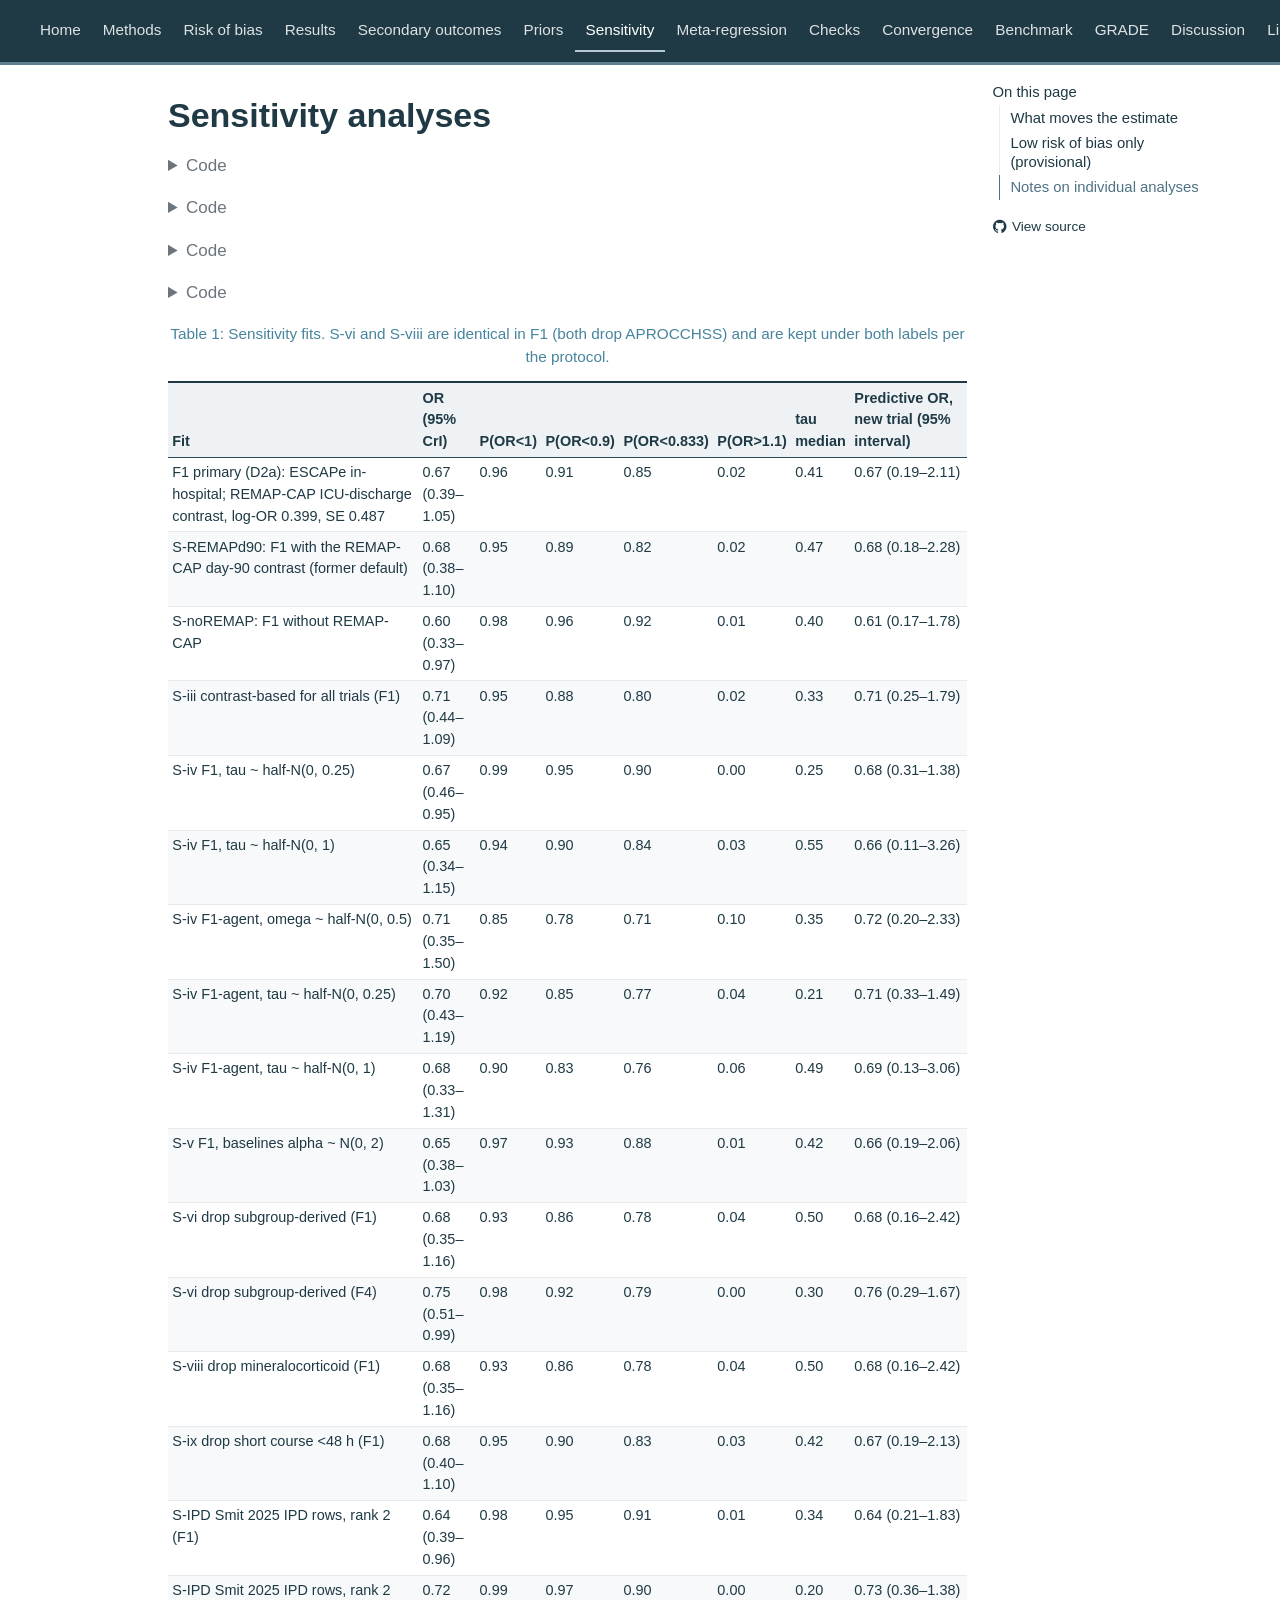
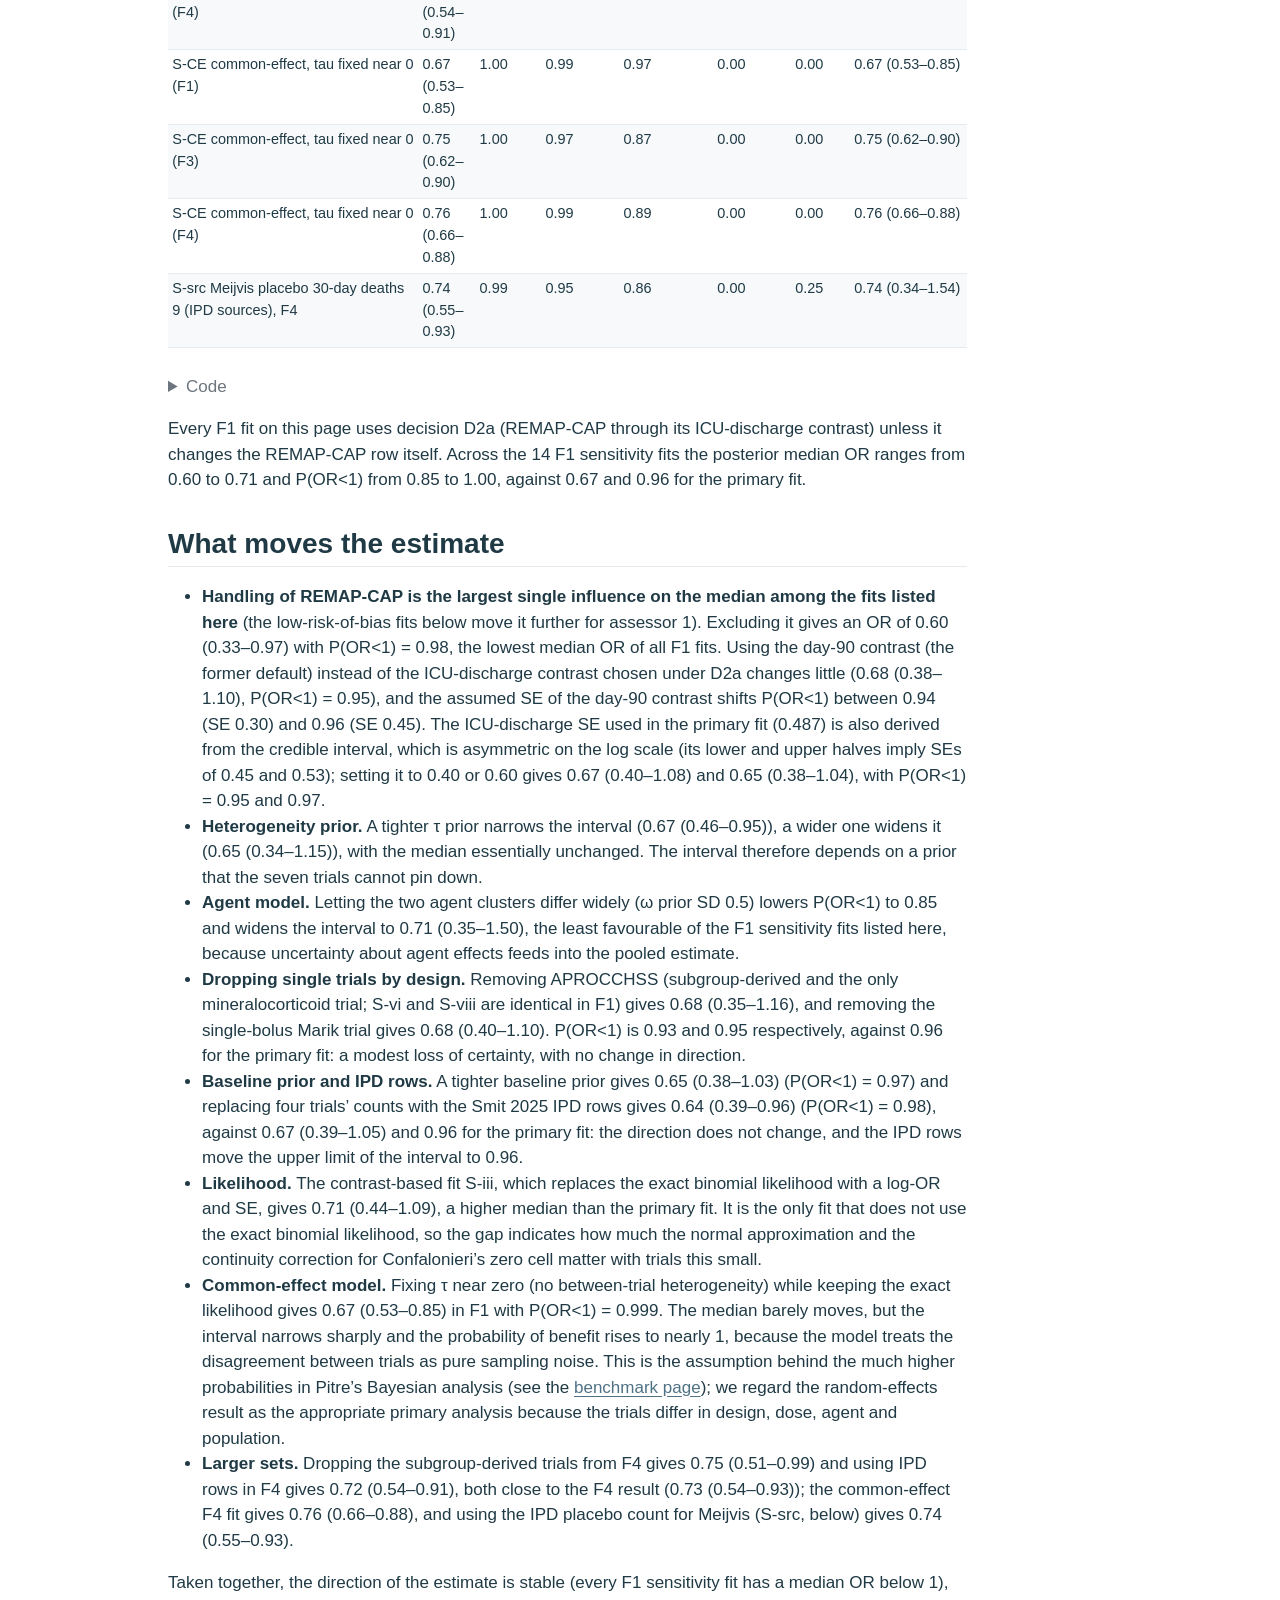
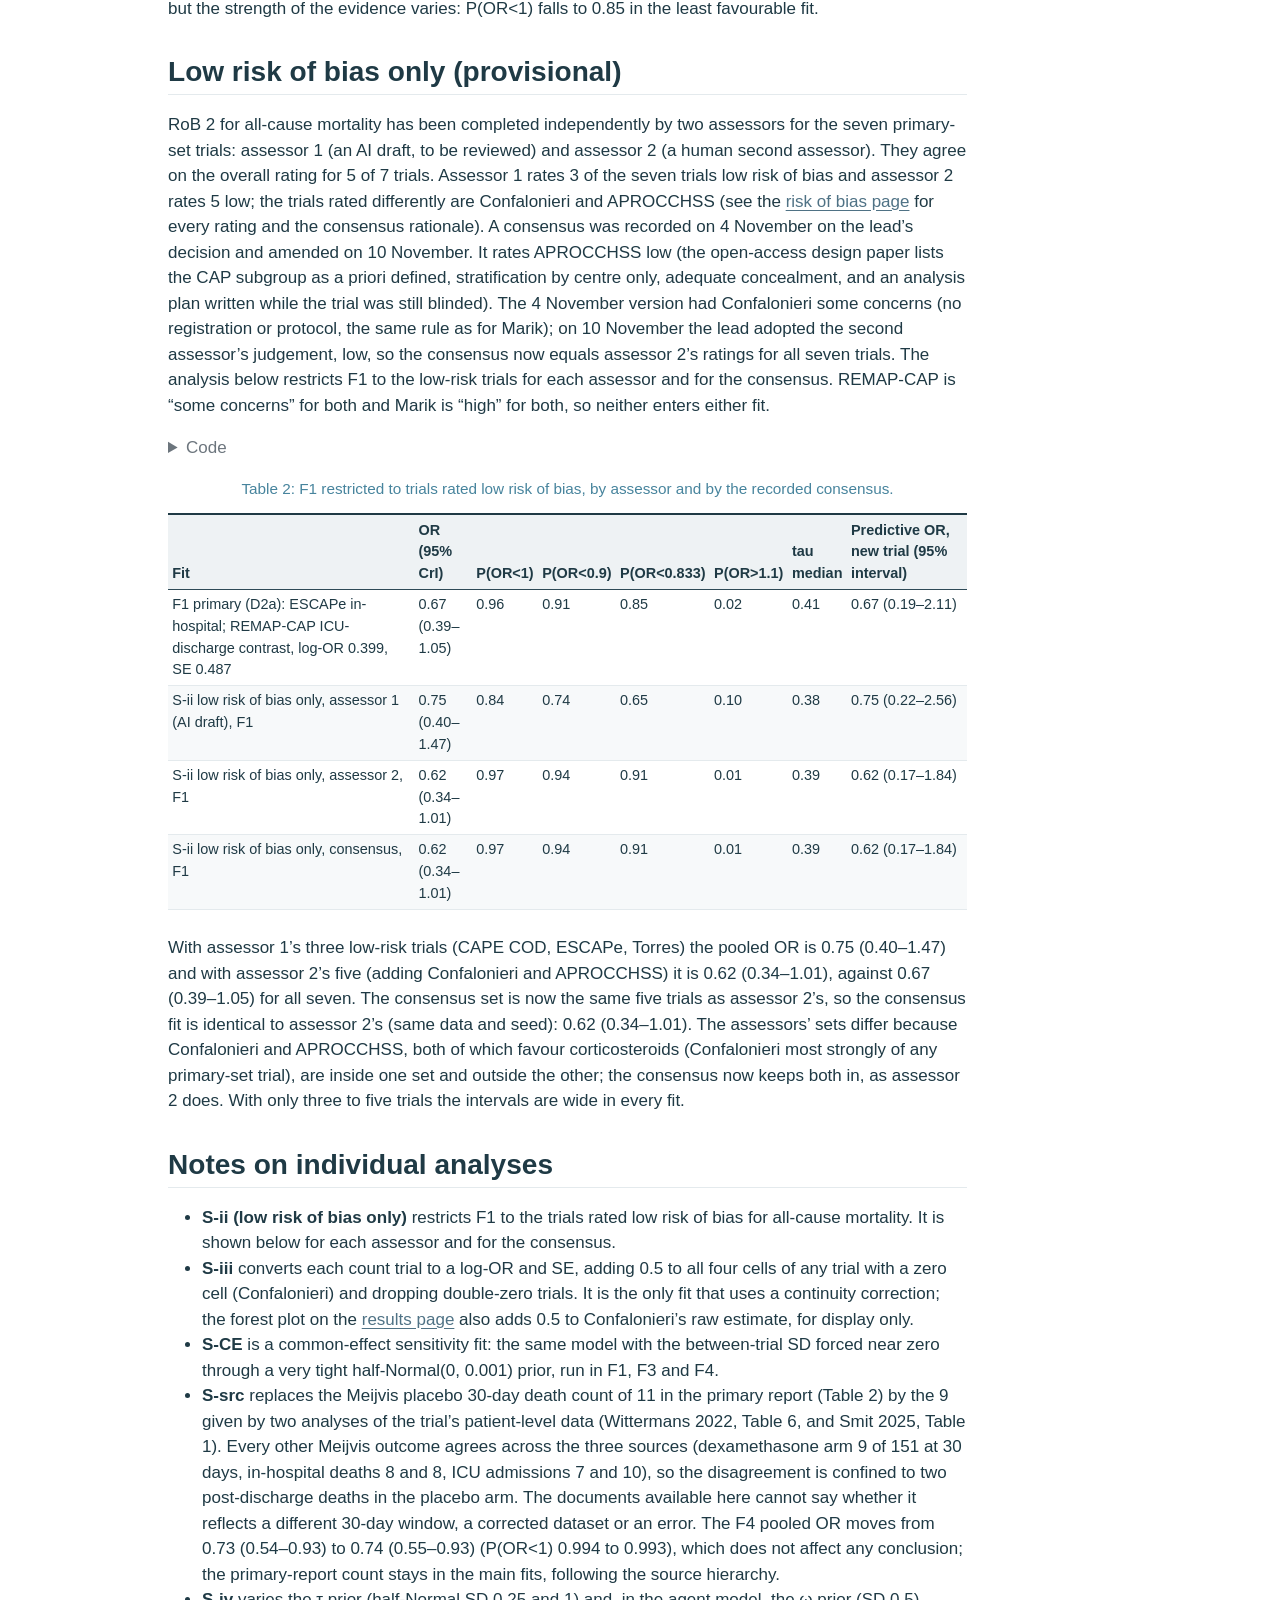
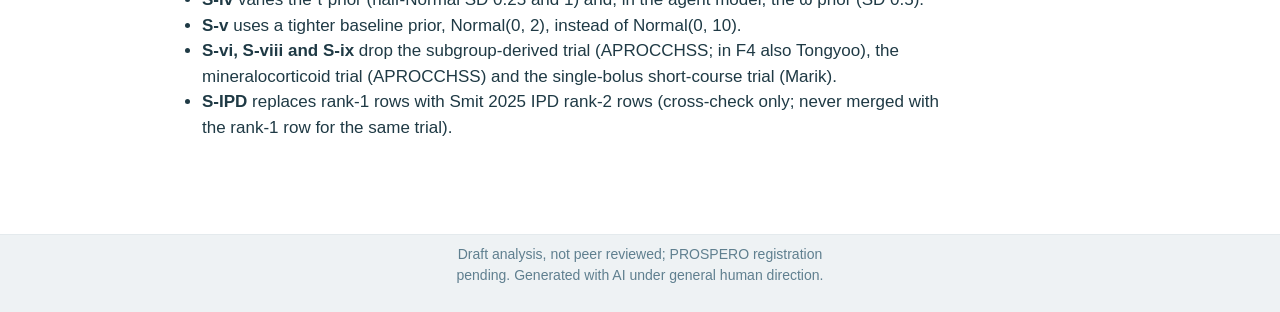
<file: docs/sensitivity.html>
<!DOCTYPE html>
<html xmlns="http://www.w3.org/1999/xhtml" lang="en" xml:lang="en"><head>

<meta charset="utf-8">
<meta name="generator" content="quarto-1.9.35">

<meta name="viewport" content="width=device-width, initial-scale=1.0, user-scalable=yes">


<title>Sensitivity analyses – Corticosteroids in sCAP</title>
<style>
/* Default styles provided by pandoc.
** See https://pandoc.org/MANUAL.html#variables-for-html for config info.
*/
code{white-space: pre-wrap;}
span.smallcaps{font-variant: small-caps;}
div.columns{display: flex; gap: min(4vw, 1.5em);}
div.column{flex: auto; overflow-x: auto;}
div.hanging-indent{margin-left: 1.5em; text-indent: -1.5em;}
ul.task-list{list-style: none;}
ul.task-list li input[type="checkbox"] {
  width: 0.8em;
  margin: 0 0.8em 0.2em -1em; /* quarto-specific, see https://github.com/quarto-dev/quarto-cli/issues/4556 */ 
  vertical-align: middle;
}
/* CSS for syntax highlighting */
html { -webkit-text-size-adjust: 100%; }
pre > code.sourceCode { white-space: pre; position: relative; }
pre > code.sourceCode > span { display: inline-block; line-height: 1.25; }
pre > code.sourceCode > span:empty { height: 1.2em; }
.sourceCode { overflow: visible; }
code.sourceCode > span { color: inherit; text-decoration: inherit; }
div.sourceCode { margin: 1em 0; }
pre.sourceCode { margin: 0; }
@media screen {
div.sourceCode { overflow: auto; }
}
@media print {
pre > code.sourceCode { white-space: pre-wrap; }
pre > code.sourceCode > span { text-indent: -5em; padding-left: 5em; }
}
pre.numberSource code
  { counter-reset: source-line 0; }
pre.numberSource code > span
  { position: relative; left: -4em; counter-increment: source-line; }
pre.numberSource code > span > a:first-child::before
  { content: counter(source-line);
    position: relative; left: -1em; text-align: right; vertical-align: baseline;
    border: none; display: inline-block;
    -webkit-touch-callout: none; -webkit-user-select: none;
    -khtml-user-select: none; -moz-user-select: none;
    -ms-user-select: none; user-select: none;
    padding: 0 4px; width: 4em;
  }
pre.numberSource { margin-left: 3em;  padding-left: 4px; }
div.sourceCode
  {   }
@media screen {
pre > code.sourceCode > span > a:first-child::before { text-decoration: underline; }
}
</style>


<script src="site_libs/quarto-nav/quarto-nav.js"></script>
<script src="site_libs/quarto-nav/headroom.min.js"></script>
<script src="site_libs/clipboard/clipboard.min.js"></script>
<script src="site_libs/quarto-search/autocomplete.umd.js"></script>
<script src="site_libs/quarto-search/fuse.min.js"></script>
<script src="site_libs/quarto-search/quarto-search.js"></script>
<meta name="quarto:offset" content="./">
<script src="site_libs/quarto-html/quarto.js" type="module"></script>
<script src="site_libs/quarto-html/tabsets/tabsets.js" type="module"></script>
<script src="site_libs/quarto-html/popper.min.js"></script>
<script src="site_libs/quarto-html/tippy.umd.min.js"></script>
<script src="site_libs/quarto-html/anchor.min.js"></script>
<link href="site_libs/quarto-html/tippy.css" rel="stylesheet">
<link href="site_libs/quarto-html/quarto-syntax-highlighting-46f66b053e56abd73bb6e954d61a315b.css" rel="stylesheet" id="quarto-text-highlighting-styles">
<script src="site_libs/bootstrap/bootstrap.min.js"></script>
<link href="site_libs/bootstrap/bootstrap-icons.css" rel="stylesheet">
<link href="site_libs/bootstrap/bootstrap-a7745cbeffaa95b2c6d13ed910c9e09f.min.css" rel="stylesheet" append-hash="true" id="quarto-bootstrap" data-mode="light">
<script id="quarto-search-options" type="application/json">{
  "location": "navbar",
  "copy-button": false,
  "collapse-after": 3,
  "panel-placement": "end",
  "type": "overlay",
  "limit": 50,
  "keyboard-shortcut": [
    "f",
    "/",
    "s"
  ],
  "show-item-context": false,
  "language": {
    "search-no-results-text": "No results",
    "search-matching-documents-text": "matching documents",
    "search-copy-link-title": "Copy link to search",
    "search-hide-matches-text": "Hide additional matches",
    "search-more-match-text": "more match in this document",
    "search-more-matches-text": "more matches in this document",
    "search-clear-button-title": "Clear",
    "search-text-placeholder": "",
    "search-detached-cancel-button-title": "Cancel",
    "search-submit-button-title": "Submit",
    "search-label": "Search"
  }
}</script>


</head>

<body class="nav-fixed quarto-light">

<div id="quarto-search-results"></div>
  <header id="quarto-header" class="headroom fixed-top">
    <nav class="navbar navbar-expand-lg " data-bs-theme="dark">
      <div class="navbar-container container-fluid">
      <div class="navbar-brand-container mx-auto">
    <a class="navbar-brand" href="./index.html">
    <span class="navbar-title">Corticosteroids in sCAP</span>
    </a>
  </div>
            <div id="quarto-search" class="" title="Search"></div>
          <button class="navbar-toggler" type="button" data-bs-toggle="collapse" data-bs-target="#navbarCollapse" aria-controls="navbarCollapse" role="menu" aria-expanded="false" aria-label="Toggle navigation" onclick="if (window.quartoToggleHeadroom) { window.quartoToggleHeadroom(); }">
  <span class="navbar-toggler-icon"></span>
</button>
          <div class="collapse navbar-collapse" id="navbarCollapse">
            <ul class="navbar-nav navbar-nav-scroll me-auto">
  <li class="nav-item">
    <a class="nav-link" href="./index.html"> 
<span class="menu-text">Home</span></a>
  </li>  
  <li class="nav-item">
    <a class="nav-link" href="./methods.html"> 
<span class="menu-text">Methods</span></a>
  </li>  
  <li class="nav-item">
    <a class="nav-link" href="./risk_of_bias.html"> 
<span class="menu-text">Risk of bias</span></a>
  </li>  
  <li class="nav-item">
    <a class="nav-link" href="./results.html"> 
<span class="menu-text">Results</span></a>
  </li>  
  <li class="nav-item">
    <a class="nav-link" href="./secondary.html"> 
<span class="menu-text">Secondary outcomes</span></a>
  </li>  
  <li class="nav-item">
    <a class="nav-link" href="./priors.html"> 
<span class="menu-text">Priors</span></a>
  </li>  
  <li class="nav-item">
    <a class="nav-link active" href="./sensitivity.html" aria-current="page"> 
<span class="menu-text">Sensitivity</span></a>
  </li>  
  <li class="nav-item">
    <a class="nav-link" href="./metaregression.html"> 
<span class="menu-text">Meta-regression</span></a>
  </li>  
  <li class="nav-item">
    <a class="nav-link" href="./checks.html"> 
<span class="menu-text">Checks</span></a>
  </li>  
  <li class="nav-item">
    <a class="nav-link" href="./convergence.html"> 
<span class="menu-text">Convergence</span></a>
  </li>  
  <li class="nav-item">
    <a class="nav-link" href="./benchmark.html"> 
<span class="menu-text">Benchmark</span></a>
  </li>  
  <li class="nav-item">
    <a class="nav-link" href="./grade.html"> 
<span class="menu-text">GRADE</span></a>
  </li>  
  <li class="nav-item">
    <a class="nav-link" href="./discussion.html"> 
<span class="menu-text">Discussion</span></a>
  </li>  
  <li class="nav-item">
    <a class="nav-link" href="./limitations.html"> 
<span class="menu-text">Limitations</span></a>
  </li>  
</ul>
            <ul class="navbar-nav navbar-nav-scroll ms-auto">
  <li class="nav-item compact">
    <a class="nav-link" href="https://github.com/Russlewisbo/CAP-steroids"> <i class="bi bi-github" role="img" aria-label="GitHub repository">
</i> 
<span class="menu-text"></span></a>
  </li>  
</ul>
          </div> <!-- /navcollapse -->
            <div class="quarto-navbar-tools">
</div>
      </div> <!-- /container-fluid -->
    </nav>
</header>
<!-- content -->
<div id="quarto-content" class="quarto-container page-columns page-rows-contents page-layout-article page-navbar">
<!-- sidebar -->
<!-- margin-sidebar -->
    <div id="quarto-margin-sidebar" class="sidebar margin-sidebar">
        <nav id="TOC" role="doc-toc" class="toc-active">
    <h2 id="toc-title">On this page</h2>
   
  <ul>
  <li><a href="#what-moves-the-estimate" id="toc-what-moves-the-estimate" class="nav-link active" data-scroll-target="#what-moves-the-estimate">What moves the estimate</a></li>
  <li><a href="#low-risk-of-bias-only-provisional" id="toc-low-risk-of-bias-only-provisional" class="nav-link" data-scroll-target="#low-risk-of-bias-only-provisional">Low risk of bias only (provisional)</a></li>
  <li><a href="#notes-on-individual-analyses" id="toc-notes-on-individual-analyses" class="nav-link" data-scroll-target="#notes-on-individual-analyses">Notes on individual analyses</a></li>
  </ul>
<div class="toc-actions"><ul><li><a href="https://github.com/Russlewisbo/CAP-steroids/blob/main/sensitivity.qmd" class="toc-action"><i class="bi bi-github"></i>View source</a></li></ul></div></nav>
    </div>
<!-- main -->
<main class="content" id="quarto-document-content">

<header id="title-block-header" class="quarto-title-block default">
<div class="quarto-title">
<h1 class="title">Sensitivity analyses</h1>
</div>



<div class="quarto-title-meta">

    
  
    
  </div>
  


</header>


<div class="cell">
<details class="code-fold">
<summary>Code</summary>
<div class="code-copy-outer-scaffold"><div class="sourceCode cell-code" id="cb1"><pre class="sourceCode r code-with-copy"><code class="sourceCode r"><span id="cb1-1"><a href="#cb1-1" aria-hidden="true" tabindex="-1"></a><span class="fu">library</span>(targets)</span>
<span id="cb1-2"><a href="#cb1-2" aria-hidden="true" tabindex="-1"></a><span class="fu">library</span>(dplyr)</span>
<span id="cb1-3"><a href="#cb1-3" aria-hidden="true" tabindex="-1"></a><span class="fu">library</span>(knitr)</span></code></pre></div><button title="Copy to Clipboard" class="code-copy-button"><i class="bi"></i></button></div>
</details>
</div>
<div class="cell">
<details class="code-fold">
<summary>Code</summary>
<div class="code-copy-outer-scaffold"><div class="sourceCode cell-code" id="cb2"><pre class="sourceCode r code-with-copy"><code class="sourceCode r"><span id="cb2-1"><a href="#cb2-1" aria-hidden="true" tabindex="-1"></a><span class="fu">source</span>(<span class="st">"_helpers.R"</span>)</span></code></pre></div><button title="Copy to Clipboard" class="code-copy-button"><i class="bi"></i></button></div>
</details>
</div>
<div class="cell">
<details class="code-fold">
<summary>Code</summary>
<div class="code-copy-outer-scaffold"><div class="sourceCode cell-code" id="cb3"><pre class="sourceCode r code-with-copy"><code class="sourceCode r"><span id="cb3-1"><a href="#cb3-1" aria-hidden="true" tabindex="-1"></a>s <span class="ot">&lt;-</span> <span class="fu">tar_read</span>(all_summary)</span>
<span id="cb3-2"><a href="#cb3-2" aria-hidden="true" tabindex="-1"></a>rob <span class="ot">&lt;-</span> <span class="fu">tar_read</span>(s_ii_status)</span>
<span id="cb3-3"><a href="#cb3-3" aria-hidden="true" tabindex="-1"></a>rob_tbl <span class="ot">&lt;-</span> <span class="fu">tar_read</span>(rob_tbl)</span></code></pre></div><button title="Copy to Clipboard" class="code-copy-button"><i class="bi"></i></button></div>
</details>
</div>
<div class="cell">
<details class="code-fold">
<summary>Code</summary>
<div class="code-copy-outer-scaffold"><div class="sourceCode cell-code" id="cb4"><pre class="sourceCode r code-with-copy"><code class="sourceCode r"><span id="cb4-1"><a href="#cb4-1" aria-hidden="true" tabindex="-1"></a>f1_sens <span class="ot">&lt;-</span> <span class="fu">filter</span>(s, id <span class="sc">==</span> <span class="st">"F1_default"</span>)</span>
<span id="cb4-2"><a href="#cb4-2" aria-hidden="true" tabindex="-1"></a>sens <span class="ot">&lt;-</span> s <span class="sc">|&gt;</span> <span class="fu">filter</span>(group <span class="sc">==</span> <span class="st">"sens"</span> <span class="sc">|</span> id <span class="sc">%in%</span> <span class="fu">c</span>(<span class="st">"F1_default"</span>, <span class="st">"F1_D2_d90"</span>, <span class="st">"F1_D2b"</span>)) <span class="sc">|&gt;</span></span>
<span id="cb4-3"><a href="#cb4-3" aria-hidden="true" tabindex="-1"></a>  <span class="fu">mutate</span>(<span class="at">fit =</span> <span class="fu">case_when</span>(id <span class="sc">==</span> <span class="st">"F1_D2b"</span> <span class="sc">~</span> <span class="st">"S-noREMAP: F1 without REMAP-CAP"</span>,</span>
<span id="cb4-4"><a href="#cb4-4" aria-hidden="true" tabindex="-1"></a>                         id <span class="sc">==</span> <span class="st">"F1_D2_d90"</span> <span class="sc">~</span> <span class="st">"S-REMAPd90: F1 with the REMAP-CAP day-90 contrast (former default)"</span>,</span>
<span id="cb4-5"><a href="#cb4-5" aria-hidden="true" tabindex="-1"></a>                         <span class="at">.default =</span> fit))</span>
<span id="cb4-6"><a href="#cb4-6" aria-hidden="true" tabindex="-1"></a><span class="fu">kable</span>(<span class="fu">res_tbl</span>(sens), <span class="at">caption =</span> <span class="st">"Sensitivity fits. S-vi and S-viii are identical in F1 (both drop APROCCHSS) and are kept under both labels per the protocol."</span>)</span></code></pre></div><button title="Copy to Clipboard" class="code-copy-button"><i class="bi"></i></button></div>
</details>
<div id="tbl-sens" class="cell quarto-float quarto-figure quarto-figure-center anchored">
<figure class="quarto-float quarto-float-tbl figure">
<figcaption class="quarto-float-caption-top quarto-float-caption quarto-float-tbl" id="tbl-sens-caption-0ceaefa1-69ba-4598-a22c-09a6ac19f8ca">
Table&nbsp;1: Sensitivity fits. S-vi and S-viii are identical in F1 (both drop APROCCHSS) and are kept under both labels per the protocol.
</figcaption>
<div aria-describedby="tbl-sens-caption-0ceaefa1-69ba-4598-a22c-09a6ac19f8ca">
<div class="cell-output-display">
<table class="cell caption-top table table-sm table-striped small">
<colgroup>
<col style="width: 46%">
<col style="width: 8%">
<col style="width: 3%">
<col style="width: 4%">
<col style="width: 5%">
<col style="width: 4%">
<col style="width: 5%">
<col style="width: 19%">
</colgroup>
<thead>
<tr class="header">
<th style="text-align: left;">Fit</th>
<th style="text-align: left;">OR (95% CrI)</th>
<th style="text-align: left;">P(OR&lt;1)</th>
<th style="text-align: left;">P(OR&lt;0.9)</th>
<th style="text-align: left;">P(OR&lt;0.833)</th>
<th style="text-align: left;">P(OR&gt;1.1)</th>
<th style="text-align: left;">tau median</th>
<th style="text-align: left;">Predictive OR, new trial (95% interval)</th>
</tr>
</thead>
<tbody>
<tr class="odd">
<td style="text-align: left;">F1 primary (D2a): ESCAPe in-hospital; REMAP-CAP ICU-discharge contrast, log-OR 0.399, SE 0.487</td>
<td style="text-align: left;">0.67 (0.39–1.05)</td>
<td style="text-align: left;">0.96</td>
<td style="text-align: left;">0.91</td>
<td style="text-align: left;">0.85</td>
<td style="text-align: left;">0.02</td>
<td style="text-align: left;">0.41</td>
<td style="text-align: left;">0.67 (0.19–2.11)</td>
</tr>
<tr class="even">
<td style="text-align: left;">S-REMAPd90: F1 with the REMAP-CAP day-90 contrast (former default)</td>
<td style="text-align: left;">0.68 (0.38–1.10)</td>
<td style="text-align: left;">0.95</td>
<td style="text-align: left;">0.89</td>
<td style="text-align: left;">0.82</td>
<td style="text-align: left;">0.02</td>
<td style="text-align: left;">0.47</td>
<td style="text-align: left;">0.68 (0.18–2.28)</td>
</tr>
<tr class="odd">
<td style="text-align: left;">S-noREMAP: F1 without REMAP-CAP</td>
<td style="text-align: left;">0.60 (0.33–0.97)</td>
<td style="text-align: left;">0.98</td>
<td style="text-align: left;">0.96</td>
<td style="text-align: left;">0.92</td>
<td style="text-align: left;">0.01</td>
<td style="text-align: left;">0.40</td>
<td style="text-align: left;">0.61 (0.17–1.78)</td>
</tr>
<tr class="even">
<td style="text-align: left;">S-iii contrast-based for all trials (F1)</td>
<td style="text-align: left;">0.71 (0.44–1.09)</td>
<td style="text-align: left;">0.95</td>
<td style="text-align: left;">0.88</td>
<td style="text-align: left;">0.80</td>
<td style="text-align: left;">0.02</td>
<td style="text-align: left;">0.33</td>
<td style="text-align: left;">0.71 (0.25–1.79)</td>
</tr>
<tr class="odd">
<td style="text-align: left;">S-iv F1, tau ~ half-N(0, 0.25)</td>
<td style="text-align: left;">0.67 (0.46–0.95)</td>
<td style="text-align: left;">0.99</td>
<td style="text-align: left;">0.95</td>
<td style="text-align: left;">0.90</td>
<td style="text-align: left;">0.00</td>
<td style="text-align: left;">0.25</td>
<td style="text-align: left;">0.68 (0.31–1.38)</td>
</tr>
<tr class="even">
<td style="text-align: left;">S-iv F1, tau ~ half-N(0, 1)</td>
<td style="text-align: left;">0.65 (0.34–1.15)</td>
<td style="text-align: left;">0.94</td>
<td style="text-align: left;">0.90</td>
<td style="text-align: left;">0.84</td>
<td style="text-align: left;">0.03</td>
<td style="text-align: left;">0.55</td>
<td style="text-align: left;">0.66 (0.11–3.26)</td>
</tr>
<tr class="odd">
<td style="text-align: left;">S-iv F1-agent, omega ~ half-N(0, 0.5)</td>
<td style="text-align: left;">0.71 (0.35–1.50)</td>
<td style="text-align: left;">0.85</td>
<td style="text-align: left;">0.78</td>
<td style="text-align: left;">0.71</td>
<td style="text-align: left;">0.10</td>
<td style="text-align: left;">0.35</td>
<td style="text-align: left;">0.72 (0.20–2.33)</td>
</tr>
<tr class="even">
<td style="text-align: left;">S-iv F1-agent, tau ~ half-N(0, 0.25)</td>
<td style="text-align: left;">0.70 (0.43–1.19)</td>
<td style="text-align: left;">0.92</td>
<td style="text-align: left;">0.85</td>
<td style="text-align: left;">0.77</td>
<td style="text-align: left;">0.04</td>
<td style="text-align: left;">0.21</td>
<td style="text-align: left;">0.71 (0.33–1.49)</td>
</tr>
<tr class="odd">
<td style="text-align: left;">S-iv F1-agent, tau ~ half-N(0, 1)</td>
<td style="text-align: left;">0.68 (0.33–1.31)</td>
<td style="text-align: left;">0.90</td>
<td style="text-align: left;">0.83</td>
<td style="text-align: left;">0.76</td>
<td style="text-align: left;">0.06</td>
<td style="text-align: left;">0.49</td>
<td style="text-align: left;">0.69 (0.13–3.06)</td>
</tr>
<tr class="even">
<td style="text-align: left;">S-v F1, baselines alpha ~ N(0, 2)</td>
<td style="text-align: left;">0.65 (0.38–1.03)</td>
<td style="text-align: left;">0.97</td>
<td style="text-align: left;">0.93</td>
<td style="text-align: left;">0.88</td>
<td style="text-align: left;">0.01</td>
<td style="text-align: left;">0.42</td>
<td style="text-align: left;">0.66 (0.19–2.06)</td>
</tr>
<tr class="odd">
<td style="text-align: left;">S-vi drop subgroup-derived (F1)</td>
<td style="text-align: left;">0.68 (0.35–1.16)</td>
<td style="text-align: left;">0.93</td>
<td style="text-align: left;">0.86</td>
<td style="text-align: left;">0.78</td>
<td style="text-align: left;">0.04</td>
<td style="text-align: left;">0.50</td>
<td style="text-align: left;">0.68 (0.16–2.42)</td>
</tr>
<tr class="even">
<td style="text-align: left;">S-vi drop subgroup-derived (F4)</td>
<td style="text-align: left;">0.75 (0.51–0.99)</td>
<td style="text-align: left;">0.98</td>
<td style="text-align: left;">0.92</td>
<td style="text-align: left;">0.79</td>
<td style="text-align: left;">0.00</td>
<td style="text-align: left;">0.30</td>
<td style="text-align: left;">0.76 (0.29–1.67)</td>
</tr>
<tr class="odd">
<td style="text-align: left;">S-viii drop mineralocorticoid (F1)</td>
<td style="text-align: left;">0.68 (0.35–1.16)</td>
<td style="text-align: left;">0.93</td>
<td style="text-align: left;">0.86</td>
<td style="text-align: left;">0.78</td>
<td style="text-align: left;">0.04</td>
<td style="text-align: left;">0.50</td>
<td style="text-align: left;">0.68 (0.16–2.42)</td>
</tr>
<tr class="even">
<td style="text-align: left;">S-ix drop short course &lt;48 h (F1)</td>
<td style="text-align: left;">0.68 (0.40–1.10)</td>
<td style="text-align: left;">0.95</td>
<td style="text-align: left;">0.90</td>
<td style="text-align: left;">0.83</td>
<td style="text-align: left;">0.03</td>
<td style="text-align: left;">0.42</td>
<td style="text-align: left;">0.67 (0.19–2.13)</td>
</tr>
<tr class="odd">
<td style="text-align: left;">S-IPD Smit 2025 IPD rows, rank 2 (F1)</td>
<td style="text-align: left;">0.64 (0.39–0.96)</td>
<td style="text-align: left;">0.98</td>
<td style="text-align: left;">0.95</td>
<td style="text-align: left;">0.91</td>
<td style="text-align: left;">0.01</td>
<td style="text-align: left;">0.34</td>
<td style="text-align: left;">0.64 (0.21–1.83)</td>
</tr>
<tr class="even">
<td style="text-align: left;">S-IPD Smit 2025 IPD rows, rank 2 (F4)</td>
<td style="text-align: left;">0.72 (0.54–0.91)</td>
<td style="text-align: left;">0.99</td>
<td style="text-align: left;">0.97</td>
<td style="text-align: left;">0.90</td>
<td style="text-align: left;">0.00</td>
<td style="text-align: left;">0.20</td>
<td style="text-align: left;">0.73 (0.36–1.38)</td>
</tr>
<tr class="odd">
<td style="text-align: left;">S-CE common-effect, tau fixed near 0 (F1)</td>
<td style="text-align: left;">0.67 (0.53–0.85)</td>
<td style="text-align: left;">1.00</td>
<td style="text-align: left;">0.99</td>
<td style="text-align: left;">0.97</td>
<td style="text-align: left;">0.00</td>
<td style="text-align: left;">0.00</td>
<td style="text-align: left;">0.67 (0.53–0.85)</td>
</tr>
<tr class="even">
<td style="text-align: left;">S-CE common-effect, tau fixed near 0 (F3)</td>
<td style="text-align: left;">0.75 (0.62–0.90)</td>
<td style="text-align: left;">1.00</td>
<td style="text-align: left;">0.97</td>
<td style="text-align: left;">0.87</td>
<td style="text-align: left;">0.00</td>
<td style="text-align: left;">0.00</td>
<td style="text-align: left;">0.75 (0.62–0.90)</td>
</tr>
<tr class="odd">
<td style="text-align: left;">S-CE common-effect, tau fixed near 0 (F4)</td>
<td style="text-align: left;">0.76 (0.66–0.88)</td>
<td style="text-align: left;">1.00</td>
<td style="text-align: left;">0.99</td>
<td style="text-align: left;">0.89</td>
<td style="text-align: left;">0.00</td>
<td style="text-align: left;">0.00</td>
<td style="text-align: left;">0.76 (0.66–0.88)</td>
</tr>
<tr class="even">
<td style="text-align: left;">S-src Meijvis placebo 30-day deaths 9 (IPD sources), F4</td>
<td style="text-align: left;">0.74 (0.55–0.93)</td>
<td style="text-align: left;">0.99</td>
<td style="text-align: left;">0.95</td>
<td style="text-align: left;">0.86</td>
<td style="text-align: left;">0.00</td>
<td style="text-align: left;">0.25</td>
<td style="text-align: left;">0.74 (0.34–1.54)</td>
</tr>
</tbody>
</table>
</div>
</div>
</figure>
</div>
</div>
<div class="cell">
<details class="code-fold">
<summary>Code</summary>
<div class="code-copy-outer-scaffold"><div class="sourceCode cell-code" id="cb5"><pre class="sourceCode r code-with-copy"><code class="sourceCode r"><span id="cb5-1"><a href="#cb5-1" aria-hidden="true" tabindex="-1"></a>sens_f1 <span class="ot">&lt;-</span> s <span class="sc">|&gt;</span> <span class="fu">filter</span>(set <span class="sc">==</span> <span class="st">"F1"</span>, (group <span class="sc">==</span> <span class="st">"sens"</span> <span class="sc">|</span> id <span class="sc">%in%</span> <span class="fu">c</span>(<span class="st">"F1_D2b"</span>, <span class="st">"F1_D2_d90"</span>)))</span></code></pre></div><button title="Copy to Clipboard" class="code-copy-button"><i class="bi"></i></button></div>
</details>
</div>
<p>Every F1 fit on this page uses decision D2a (REMAP-CAP through its ICU-discharge contrast) unless it changes the REMAP-CAP row itself. Across the 14 F1 sensitivity fits the posterior median OR ranges from 0.60 to 0.71 and P(OR&lt;1) from 0.85 to 1.00, against 0.67 and 0.96 for the primary fit.</p>
<section id="what-moves-the-estimate" class="level2">
<h2 class="anchored" data-anchor-id="what-moves-the-estimate">What moves the estimate</h2>
<ul>
<li><strong>Handling of REMAP-CAP is the largest single influence on the median among the fits listed here</strong> (the low-risk-of-bias fits below move it further for assessor 1). Excluding it gives an OR of 0.60 (0.33–0.97) with P(OR&lt;1) = 0.98, the lowest median OR of all F1 fits. Using the day-90 contrast (the former default) instead of the ICU-discharge contrast chosen under D2a changes little (0.68 (0.38–1.10), P(OR&lt;1) = 0.95), and the assumed SE of the day-90 contrast shifts P(OR&lt;1) between 0.94 (SE 0.30) and 0.96 (SE 0.45). The ICU-discharge SE used in the primary fit (0.487) is also derived from the credible interval, which is asymmetric on the log scale (its lower and upper halves imply SEs of 0.45 and 0.53); setting it to 0.40 or 0.60 gives 0.67 (0.40–1.08) and 0.65 (0.38–1.04), with P(OR&lt;1) = 0.95 and 0.97.</li>
<li><strong>Heterogeneity prior.</strong> A tighter τ prior narrows the interval (0.67 (0.46–0.95)), a wider one widens it (0.65 (0.34–1.15)), with the median essentially unchanged. The interval therefore depends on a prior that the seven trials cannot pin down.</li>
<li><strong>Agent model.</strong> Letting the two agent clusters differ widely (ω prior SD 0.5) lowers P(OR&lt;1) to 0.85 and widens the interval to 0.71 (0.35–1.50), the least favourable of the F1 sensitivity fits listed here, because uncertainty about agent effects feeds into the pooled estimate.</li>
<li><strong>Dropping single trials by design.</strong> Removing APROCCHSS (subgroup-derived and the only mineralocorticoid trial; S-vi and S-viii are identical in F1) gives 0.68 (0.35–1.16), and removing the single-bolus Marik trial gives 0.68 (0.40–1.10). P(OR&lt;1) is 0.93 and 0.95 respectively, against 0.96 for the primary fit: a modest loss of certainty, with no change in direction.</li>
<li><strong>Baseline prior and IPD rows.</strong> A tighter baseline prior gives 0.65 (0.38–1.03) (P(OR&lt;1) = 0.97) and replacing four trials’ counts with the Smit 2025 IPD rows gives 0.64 (0.39–0.96) (P(OR&lt;1) = 0.98), against 0.67 (0.39–1.05) and 0.96 for the primary fit: the direction does not change, and the IPD rows move the upper limit of the interval to 0.96.</li>
<li><strong>Likelihood.</strong> The contrast-based fit S-iii, which replaces the exact binomial likelihood with a log-OR and SE, gives 0.71 (0.44–1.09), a higher median than the primary fit. It is the only fit that does not use the exact binomial likelihood, so the gap indicates how much the normal approximation and the continuity correction for Confalonieri’s zero cell matter with trials this small.</li>
<li><strong>Common-effect model.</strong> Fixing τ near zero (no between-trial heterogeneity) while keeping the exact likelihood gives 0.67 (0.53–0.85) in F1 with P(OR&lt;1) = 0.999. The median barely moves, but the interval narrows sharply and the probability of benefit rises to nearly 1, because the model treats the disagreement between trials as pure sampling noise. This is the assumption behind the much higher probabilities in Pitre’s Bayesian analysis (see the <a href="./benchmark.html">benchmark page</a>); we regard the random-effects result as the appropriate primary analysis because the trials differ in design, dose, agent and population.</li>
<li><strong>Larger sets.</strong> Dropping the subgroup-derived trials from F4 gives 0.75 (0.51–0.99) and using IPD rows in F4 gives 0.72 (0.54–0.91), both close to the F4 result (0.73 (0.54–0.93)); the common-effect F4 fit gives 0.76 (0.66–0.88), and using the IPD placebo count for Meijvis (S-src, below) gives 0.74 (0.55–0.93).</li>
</ul>
<p>Taken together, the direction of the estimate is stable (every F1 sensitivity fit has a median OR below 1), but the strength of the evidence varies: P(OR&lt;1) falls to 0.85 in the least favourable fit.</p>
</section>
<section id="low-risk-of-bias-only-provisional" class="level2">
<h2 class="anchored" data-anchor-id="low-risk-of-bias-only-provisional">Low risk of bias only (provisional)</h2>
<p>RoB 2 for all-cause mortality has been completed independently by two assessors for the seven primary-set trials: assessor 1 (an AI draft, to be reviewed) and assessor 2 (a human second assessor). They agree on the overall rating for 5 of 7 trials. Assessor 1 rates 3 of the seven trials low risk of bias and assessor 2 rates 5 low; the trials rated differently are Confalonieri and APROCCHSS (see the <a href="./risk_of_bias.html">risk of bias page</a> for every rating and the consensus rationale). A consensus was recorded on 4 November on the lead’s decision and amended on 10 November. It rates APROCCHSS low (the open-access design paper lists the CAP subgroup as a priori defined, stratification by centre only, adequate concealment, and an analysis plan written while the trial was still blinded). The 4 November version had Confalonieri some concerns (no registration or protocol, the same rule as for Marik); on 10 November the lead adopted the second assessor’s judgement, low, so the consensus now equals assessor 2’s ratings for all seven trials. The analysis below restricts F1 to the low-risk trials for each assessor and for the consensus. REMAP-CAP is “some concerns” for both and Marik is “high” for both, so neither enters either fit.</p>
<div class="cell">
<details class="code-fold">
<summary>Code</summary>
<div class="code-copy-outer-scaffold"><div class="sourceCode cell-code" id="cb6"><pre class="sourceCode r code-with-copy"><code class="sourceCode r"><span id="cb6-1"><a href="#cb6-1" aria-hidden="true" tabindex="-1"></a><span class="fu">kable</span>(<span class="fu">res_tbl</span>(<span class="fu">filter</span>(s, id <span class="sc">%in%</span> <span class="fu">c</span>(<span class="st">"F1_default"</span>, <span class="st">"S_ii_a1_F1"</span>, <span class="st">"S_ii_a2_F1"</span>, <span class="st">"S_ii_cons_F1"</span>))),</span>
<span id="cb6-2"><a href="#cb6-2" aria-hidden="true" tabindex="-1"></a>      <span class="at">caption =</span> <span class="st">"F1 restricted to trials rated low risk of bias, by assessor and by the recorded consensus."</span>)</span></code></pre></div><button title="Copy to Clipboard" class="code-copy-button"><i class="bi"></i></button></div>
</details>
<div id="tbl-sii" class="cell quarto-float quarto-figure quarto-figure-center anchored">
<figure class="quarto-float quarto-float-tbl figure">
<figcaption class="quarto-float-caption-top quarto-float-caption quarto-float-tbl" id="tbl-sii-caption-0ceaefa1-69ba-4598-a22c-09a6ac19f8ca">
Table&nbsp;2: F1 restricted to trials rated low risk of bias, by assessor and by the recorded consensus.
</figcaption>
<div aria-describedby="tbl-sii-caption-0ceaefa1-69ba-4598-a22c-09a6ac19f8ca">
<div class="cell-output-display">
<table class="cell caption-top table table-sm table-striped small">
<colgroup>
<col style="width: 46%">
<col style="width: 8%">
<col style="width: 3%">
<col style="width: 4%">
<col style="width: 5%">
<col style="width: 4%">
<col style="width: 5%">
<col style="width: 19%">
</colgroup>
<thead>
<tr class="header">
<th style="text-align: left;">Fit</th>
<th style="text-align: left;">OR (95% CrI)</th>
<th style="text-align: left;">P(OR&lt;1)</th>
<th style="text-align: left;">P(OR&lt;0.9)</th>
<th style="text-align: left;">P(OR&lt;0.833)</th>
<th style="text-align: left;">P(OR&gt;1.1)</th>
<th style="text-align: left;">tau median</th>
<th style="text-align: left;">Predictive OR, new trial (95% interval)</th>
</tr>
</thead>
<tbody>
<tr class="odd">
<td style="text-align: left;">F1 primary (D2a): ESCAPe in-hospital; REMAP-CAP ICU-discharge contrast, log-OR 0.399, SE 0.487</td>
<td style="text-align: left;">0.67 (0.39–1.05)</td>
<td style="text-align: left;">0.96</td>
<td style="text-align: left;">0.91</td>
<td style="text-align: left;">0.85</td>
<td style="text-align: left;">0.02</td>
<td style="text-align: left;">0.41</td>
<td style="text-align: left;">0.67 (0.19–2.11)</td>
</tr>
<tr class="even">
<td style="text-align: left;">S-ii low risk of bias only, assessor 1 (AI draft), F1</td>
<td style="text-align: left;">0.75 (0.40–1.47)</td>
<td style="text-align: left;">0.84</td>
<td style="text-align: left;">0.74</td>
<td style="text-align: left;">0.65</td>
<td style="text-align: left;">0.10</td>
<td style="text-align: left;">0.38</td>
<td style="text-align: left;">0.75 (0.22–2.56)</td>
</tr>
<tr class="odd">
<td style="text-align: left;">S-ii low risk of bias only, assessor 2, F1</td>
<td style="text-align: left;">0.62 (0.34–1.01)</td>
<td style="text-align: left;">0.97</td>
<td style="text-align: left;">0.94</td>
<td style="text-align: left;">0.91</td>
<td style="text-align: left;">0.01</td>
<td style="text-align: left;">0.39</td>
<td style="text-align: left;">0.62 (0.17–1.84)</td>
</tr>
<tr class="even">
<td style="text-align: left;">S-ii low risk of bias only, consensus, F1</td>
<td style="text-align: left;">0.62 (0.34–1.01)</td>
<td style="text-align: left;">0.97</td>
<td style="text-align: left;">0.94</td>
<td style="text-align: left;">0.91</td>
<td style="text-align: left;">0.01</td>
<td style="text-align: left;">0.39</td>
<td style="text-align: left;">0.62 (0.17–1.84)</td>
</tr>
</tbody>
</table>
</div>
</div>
</figure>
</div>
</div>
<p>With assessor 1’s three low-risk trials (CAPE COD, ESCAPe, Torres) the pooled OR is 0.75 (0.40–1.47) and with assessor 2’s five (adding Confalonieri and APROCCHSS) it is 0.62 (0.34–1.01), against 0.67 (0.39–1.05) for all seven. The consensus set is now the same five trials as assessor 2’s, so the consensus fit is identical to assessor 2’s (same data and seed): 0.62 (0.34–1.01). The assessors’ sets differ because Confalonieri and APROCCHSS, both of which favour corticosteroids (Confalonieri most strongly of any primary-set trial), are inside one set and outside the other; the consensus now keeps both in, as assessor 2 does. With only three to five trials the intervals are wide in every fit.</p>
</section>
<section id="notes-on-individual-analyses" class="level2">
<h2 class="anchored" data-anchor-id="notes-on-individual-analyses">Notes on individual analyses</h2>
<ul>
<li><strong>S-ii (low risk of bias only)</strong> restricts F1 to the trials rated low risk of bias for all-cause mortality. It is shown below for each assessor and for the consensus.</li>
<li><strong>S-iii</strong> converts each count trial to a log-OR and SE, adding 0.5 to all four cells of any trial with a zero cell (Confalonieri) and dropping double-zero trials. It is the only fit that uses a continuity correction; the forest plot on the <a href="./results.html">results page</a> also adds 0.5 to Confalonieri’s raw estimate, for display only.</li>
<li><strong>S-CE</strong> is a common-effect sensitivity fit: the same model with the between-trial SD forced near zero through a very tight half-Normal(0, 0.001) prior, run in F1, F3 and F4.</li>
<li><strong>S-src</strong> replaces the Meijvis placebo 30-day death count of 11 in the primary report (Table 2) by the 9 given by two analyses of the trial’s patient-level data (Wittermans 2022, Table 6, and Smit 2025, Table 1). Every other Meijvis outcome agrees across the three sources (dexamethasone arm 9 of 151 at 30 days, in-hospital deaths 8 and 8, ICU admissions 7 and 10), so the disagreement is confined to two post-discharge deaths in the placebo arm. The documents available here cannot say whether it reflects a different 30-day window, a corrected dataset or an error. The F4 pooled OR moves from 0.73 (0.54–0.93) to 0.74 (0.55–0.93) (P(OR&lt;1) 0.994 to 0.993), which does not affect any conclusion; the primary-report count stays in the main fits, following the source hierarchy.</li>
<li><strong>S-iv</strong> varies the τ prior (half-Normal SD 0.25 and 1) and, in the agent model, the ω prior (SD 0.5).</li>
<li><strong>S-v</strong> uses a tighter baseline prior, Normal(0, 2), instead of Normal(0, 10).</li>
<li><strong>S-vi, S-viii and S-ix</strong> drop the subgroup-derived trial (APROCCHSS; in F4 also Tongyoo), the mineralocorticoid trial (APROCCHSS) and the single-bolus short-course trial (Marik).</li>
<li><strong>S-IPD</strong> replaces rank-1 rows with Smit 2025 IPD rank-2 rows (cross-check only; never merged with the rank-1 row for the same trial).</li>
</ul>


</section>

</main> <!-- /main -->
<script id="quarto-html-after-body" type="application/javascript">
  window.document.addEventListener("DOMContentLoaded", function (event) {
    const icon = "";
    const anchorJS = new window.AnchorJS();
    anchorJS.options = {
      placement: 'right',
      icon: icon
    };
    anchorJS.add('.anchored');
    const isCodeAnnotation = (el) => {
      for (const clz of el.classList) {
        if (clz.startsWith('code-annotation-')) {                     
          return true;
        }
      }
      return false;
    }
    const onCopySuccess = function(e) {
      // button target
      const button = e.trigger;
      // don't keep focus
      button.blur();
      // flash "checked"
      button.classList.add('code-copy-button-checked');
      var currentTitle = button.getAttribute("title");
      button.setAttribute("title", "Copied!");
      let tooltip;
      if (window.bootstrap) {
        button.setAttribute("data-bs-toggle", "tooltip");
        button.setAttribute("data-bs-placement", "left");
        button.setAttribute("data-bs-title", "Copied!");
        tooltip = new bootstrap.Tooltip(button, 
          { trigger: "manual", 
            customClass: "code-copy-button-tooltip",
            offset: [0, -8]});
        tooltip.show();    
      }
      setTimeout(function() {
        if (tooltip) {
          tooltip.hide();
          button.removeAttribute("data-bs-title");
          button.removeAttribute("data-bs-toggle");
          button.removeAttribute("data-bs-placement");
        }
        button.setAttribute("title", currentTitle);
        button.classList.remove('code-copy-button-checked');
      }, 1000);
      // clear code selection
      e.clearSelection();
    }
    const getTextToCopy = function(trigger) {
      const outerScaffold = trigger.parentElement.cloneNode(true);
      const codeEl = outerScaffold.querySelector('code');
      for (const childEl of codeEl.children) {
        if (isCodeAnnotation(childEl)) {
          childEl.remove();
        }
      }
      return codeEl.innerText;
    }
    const clipboard = new window.ClipboardJS('.code-copy-button:not([data-in-quarto-modal])', {
      text: getTextToCopy
    });
    clipboard.on('success', onCopySuccess);
    if (window.document.getElementById('quarto-embedded-source-code-modal')) {
      const clipboardModal = new window.ClipboardJS('.code-copy-button[data-in-quarto-modal]', {
        text: getTextToCopy,
        container: window.document.getElementById('quarto-embedded-source-code-modal')
      });
      clipboardModal.on('success', onCopySuccess);
    }
      var localhostRegex = new RegExp(/^(?:http|https):\/\/localhost\:?[0-9]*\//);
      var mailtoRegex = new RegExp(/^mailto:/);
        var filterRegex = new RegExp("https:\/\/russlewisbo\.github\.io\/CAP-steroids\/");
      var isInternal = (href) => {
          return filterRegex.test(href) || localhostRegex.test(href) || mailtoRegex.test(href);
      }
      // Inspect non-navigation links and adorn them if external
     var links = window.document.querySelectorAll('a[href]:not(.nav-link):not(.navbar-brand):not(.toc-action):not(.sidebar-link):not(.sidebar-item-toggle):not(.pagination-link):not(.no-external):not([aria-hidden]):not(.dropdown-item):not(.quarto-navigation-tool):not(.about-link)');
      for (var i=0; i<links.length; i++) {
        const link = links[i];
        if (!isInternal(link.href)) {
          // undo the damage that might have been done by quarto-nav.js in the case of
          // links that we want to consider external
          if (link.dataset.originalHref !== undefined) {
            link.href = link.dataset.originalHref;
          }
        }
      }
    function tippyHover(el, contentFn, onTriggerFn, onUntriggerFn) {
      const config = {
        allowHTML: true,
        maxWidth: 500,
        delay: 100,
        arrow: false,
        appendTo: function(el) {
            return el.parentElement;
        },
        interactive: true,
        interactiveBorder: 10,
        theme: 'quarto',
        placement: 'bottom-start',
      };
      if (contentFn) {
        config.content = contentFn;
      }
      if (onTriggerFn) {
        config.onTrigger = onTriggerFn;
      }
      if (onUntriggerFn) {
        config.onUntrigger = onUntriggerFn;
      }
      window.tippy(el, config); 
    }
    const noterefs = window.document.querySelectorAll('a[role="doc-noteref"]');
    for (var i=0; i<noterefs.length; i++) {
      const ref = noterefs[i];
      tippyHover(ref, function() {
        // use id or data attribute instead here
        let href = ref.getAttribute('data-footnote-href') || ref.getAttribute('href');
        try { href = new URL(href).hash; } catch {}
        const id = href.replace(/^#\/?/, "");
        const note = window.document.getElementById(id);
        if (note) {
          return note.innerHTML;
        } else {
          return "";
        }
      });
    }
    const xrefs = window.document.querySelectorAll('a.quarto-xref');
    const processXRef = (id, note) => {
      // Strip column container classes
      const stripColumnClz = (el) => {
        el.classList.remove("page-full", "page-columns");
        if (el.children) {
          for (const child of el.children) {
            stripColumnClz(child);
          }
        }
      }
      stripColumnClz(note)
      if (id === null || id.startsWith('sec-')) {
        // Special case sections, only their first couple elements
        const container = document.createElement("div");
        if (note.children && note.children.length > 2) {
          container.appendChild(note.children[0].cloneNode(true));
          for (let i = 1; i < note.children.length; i++) {
            const child = note.children[i];
            if (child.tagName === "P" && child.innerText === "") {
              continue;
            } else {
              container.appendChild(child.cloneNode(true));
              break;
            }
          }
          if (window.Quarto?.typesetMath) {
            window.Quarto.typesetMath(container);
          }
          return container.innerHTML
        } else {
          if (window.Quarto?.typesetMath) {
            window.Quarto.typesetMath(note);
          }
          return note.innerHTML;
        }
      } else {
        // Remove any anchor links if they are present
        const anchorLink = note.querySelector('a.anchorjs-link');
        if (anchorLink) {
          anchorLink.remove();
        }
        if (window.Quarto?.typesetMath) {
          window.Quarto.typesetMath(note);
        }
        if (note.classList.contains("callout")) {
          return note.outerHTML;
        } else {
          return note.innerHTML;
        }
      }
    }
    for (var i=0; i<xrefs.length; i++) {
      const xref = xrefs[i];
      tippyHover(xref, undefined, function(instance) {
        instance.disable();
        let url = xref.getAttribute('href');
        let hash = undefined; 
        if (url.startsWith('#')) {
          hash = url;
        } else {
          try { hash = new URL(url).hash; } catch {}
        }
        if (hash) {
          const id = hash.replace(/^#\/?/, "");
          const note = window.document.getElementById(id);
          if (note !== null) {
            try {
              const html = processXRef(id, note.cloneNode(true));
              instance.setContent(html);
            } finally {
              instance.enable();
              instance.show();
            }
          } else {
            // See if we can fetch this
            fetch(url.split('#')[0])
            .then(res => res.text())
            .then(html => {
              const parser = new DOMParser();
              const htmlDoc = parser.parseFromString(html, "text/html");
              const note = htmlDoc.getElementById(id);
              if (note !== null) {
                const html = processXRef(id, note);
                instance.setContent(html);
              } 
            }).finally(() => {
              instance.enable();
              instance.show();
            });
          }
        } else {
          // See if we can fetch a full url (with no hash to target)
          // This is a special case and we should probably do some content thinning / targeting
          fetch(url)
          .then(res => res.text())
          .then(html => {
            const parser = new DOMParser();
            const htmlDoc = parser.parseFromString(html, "text/html");
            const note = htmlDoc.querySelector('main.content');
            if (note !== null) {
              // This should only happen for chapter cross references
              // (since there is no id in the URL)
              // remove the first header
              if (note.children.length > 0 && note.children[0].tagName === "HEADER") {
                note.children[0].remove();
              }
              const html = processXRef(null, note);
              instance.setContent(html);
            } 
          }).finally(() => {
            instance.enable();
            instance.show();
          });
        }
      }, function(instance) {
      });
    }
        let selectedAnnoteEl;
        const selectorForAnnotation = ( cell, annotation) => {
          let cellAttr = 'data-code-cell="' + cell + '"';
          let lineAttr = 'data-code-annotation="' +  annotation + '"';
          const selector = 'span[' + cellAttr + '][' + lineAttr + ']';
          return selector;
        }
        const selectCodeLines = (annoteEl) => {
          const doc = window.document;
          const targetCell = annoteEl.getAttribute("data-target-cell");
          const targetAnnotation = annoteEl.getAttribute("data-target-annotation");
          const annoteSpan = window.document.querySelector(selectorForAnnotation(targetCell, targetAnnotation));
          const lines = annoteSpan.getAttribute("data-code-lines").split(",");
          const lineIds = lines.map((line) => {
            return targetCell + "-" + line;
          })
          let top = null;
          let height = null;
          let parent = null;
          if (lineIds.length > 0) {
              //compute the position of the single el (top and bottom and make a div)
              const el = window.document.getElementById(lineIds[0]);
              top = el.offsetTop;
              height = el.offsetHeight;
              parent = el.parentElement.parentElement;
            if (lineIds.length > 1) {
              const lastEl = window.document.getElementById(lineIds[lineIds.length - 1]);
              const bottom = lastEl.offsetTop + lastEl.offsetHeight;
              height = bottom - top;
            }
            if (top !== null && height !== null && parent !== null) {
              // cook up a div (if necessary) and position it 
              let div = window.document.getElementById("code-annotation-line-highlight");
              if (div === null) {
                div = window.document.createElement("div");
                div.setAttribute("id", "code-annotation-line-highlight");
                div.style.position = 'absolute';
                parent.appendChild(div);
              }
              div.style.top = top - 2 + "px";
              div.style.height = height + 4 + "px";
              div.style.left = 0;
              let gutterDiv = window.document.getElementById("code-annotation-line-highlight-gutter");
              if (gutterDiv === null) {
                gutterDiv = window.document.createElement("div");
                gutterDiv.setAttribute("id", "code-annotation-line-highlight-gutter");
                gutterDiv.style.position = 'absolute';
                const codeCell = window.document.getElementById(targetCell);
                const gutter = codeCell.querySelector('.code-annotation-gutter');
                gutter.appendChild(gutterDiv);
              }
              gutterDiv.style.top = top - 2 + "px";
              gutterDiv.style.height = height + 4 + "px";
            }
            selectedAnnoteEl = annoteEl;
          }
        };
        const unselectCodeLines = () => {
          const elementsIds = ["code-annotation-line-highlight", "code-annotation-line-highlight-gutter"];
          elementsIds.forEach((elId) => {
            const div = window.document.getElementById(elId);
            if (div) {
              div.remove();
            }
          });
          selectedAnnoteEl = undefined;
        };
          // Handle positioning of the toggle
      window.addEventListener(
        "resize",
        throttle(() => {
          elRect = undefined;
          if (selectedAnnoteEl) {
            selectCodeLines(selectedAnnoteEl);
          }
        }, 10)
      );
      function throttle(fn, ms) {
      let throttle = false;
      let timer;
        return (...args) => {
          if(!throttle) { // first call gets through
              fn.apply(this, args);
              throttle = true;
          } else { // all the others get throttled
              if(timer) clearTimeout(timer); // cancel #2
              timer = setTimeout(() => {
                fn.apply(this, args);
                timer = throttle = false;
              }, ms);
          }
        };
      }
        // Attach click handler to the DT
        const annoteDls = window.document.querySelectorAll('dt[data-target-cell]');
        for (const annoteDlNode of annoteDls) {
          annoteDlNode.addEventListener('click', (event) => {
            const clickedEl = event.target;
            if (clickedEl !== selectedAnnoteEl) {
              unselectCodeLines();
              const activeEl = window.document.querySelector('dt[data-target-cell].code-annotation-active');
              if (activeEl) {
                activeEl.classList.remove('code-annotation-active');
              }
              selectCodeLines(clickedEl);
              clickedEl.classList.add('code-annotation-active');
            } else {
              // Unselect the line
              unselectCodeLines();
              clickedEl.classList.remove('code-annotation-active');
            }
          });
        }
    const findCites = (el) => {
      const parentEl = el.parentElement;
      if (parentEl) {
        const cites = parentEl.dataset.cites;
        if (cites) {
          return {
            el,
            cites: cites.split(' ')
          };
        } else {
          return findCites(el.parentElement)
        }
      } else {
        return undefined;
      }
    };
    var bibliorefs = window.document.querySelectorAll('a[role="doc-biblioref"]');
    for (var i=0; i<bibliorefs.length; i++) {
      const ref = bibliorefs[i];
      const citeInfo = findCites(ref);
      if (citeInfo) {
        tippyHover(citeInfo.el, function() {
          var popup = window.document.createElement('div');
          citeInfo.cites.forEach(function(cite) {
            var citeDiv = window.document.createElement('div');
            citeDiv.classList.add('hanging-indent');
            citeDiv.classList.add('csl-entry');
            var biblioDiv = window.document.getElementById('ref-' + cite);
            if (biblioDiv) {
              citeDiv.innerHTML = biblioDiv.innerHTML;
            }
            popup.appendChild(citeDiv);
          });
          return popup.innerHTML;
        });
      }
    }
  });
  </script>
</div> <!-- /content -->
<footer class="footer">
  <div class="nav-footer">
    <div class="nav-footer-left">
      &nbsp;
    </div>   
    <div class="nav-footer-center">
<p>Draft analysis, not peer reviewed; PROSPERO registration pending. Generated with AI under general human direction.</p>
<div class="toc-actions d-sm-block d-md-none"><ul><li><a href="https://github.com/Russlewisbo/CAP-steroids/blob/main/sensitivity.qmd" class="toc-action"><i class="bi bi-github"></i>View source</a></li></ul></div></div>
    <div class="nav-footer-right">
      &nbsp;
    </div>
  </div>
</footer>




</body></html>
</file>
<file: docs/site_libs/quarto-html/tippy.css>
.tippy-box[data-animation=fade][data-state=hidden]{opacity:0}[data-tippy-root]{max-width:calc(100vw - 10px)}.tippy-box{position:relative;background-color:#333;color:#fff;border-radius:4px;font-size:14px;line-height:1.4;white-space:normal;outline:0;transition-property:transform,visibility,opacity}.tippy-box[data-placement^=top]>.tippy-arrow{bottom:0}.tippy-box[data-placement^=top]>.tippy-arrow:before{bottom:-7px;left:0;border-width:8px 8px 0;border-top-color:initial;transform-origin:center top}.tippy-box[data-placement^=bottom]>.tippy-arrow{top:0}.tippy-box[data-placement^=bottom]>.tippy-arrow:before{top:-7px;left:0;border-width:0 8px 8px;border-bottom-color:initial;transform-origin:center bottom}.tippy-box[data-placement^=left]>.tippy-arrow{right:0}.tippy-box[data-placement^=left]>.tippy-arrow:before{border-width:8px 0 8px 8px;border-left-color:initial;right:-7px;transform-origin:center left}.tippy-box[data-placement^=right]>.tippy-arrow{left:0}.tippy-box[data-placement^=right]>.tippy-arrow:before{left:-7px;border-width:8px 8px 8px 0;border-right-color:initial;transform-origin:center right}.tippy-box[data-inertia][data-state=visible]{transition-timing-function:cubic-bezier(.54,1.5,.38,1.11)}.tippy-arrow{width:16px;height:16px;color:#333}.tippy-arrow:before{content:"";position:absolute;border-color:transparent;border-style:solid}.tippy-content{position:relative;padding:5px 9px;z-index:1}
</file>
<file: docs/site_libs/quarto-html/quarto-syntax-highlighting-46f66b053e56abd73bb6e954d61a315b.css>
/* quarto syntax highlight colors */
:root {
  --quarto-hl-ot-color: #003B4F;
  --quarto-hl-at-color: #657422;
  --quarto-hl-ss-color: #20794D;
  --quarto-hl-an-color: #5E5E5E;
  --quarto-hl-fu-color: #4758AB;
  --quarto-hl-st-color: #20794D;
  --quarto-hl-cf-color: #003B4F;
  --quarto-hl-op-color: #5E5E5E;
  --quarto-hl-er-color: #AD0000;
  --quarto-hl-bn-color: #AD0000;
  --quarto-hl-al-color: #AD0000;
  --quarto-hl-va-color: #111111;
  --quarto-hl-bu-color: inherit;
  --quarto-hl-ex-color: inherit;
  --quarto-hl-pp-color: #AD0000;
  --quarto-hl-in-color: #5E5E5E;
  --quarto-hl-vs-color: #20794D;
  --quarto-hl-wa-color: #5E5E5E;
  --quarto-hl-do-color: #5E5E5E;
  --quarto-hl-im-color: #00769E;
  --quarto-hl-ch-color: #20794D;
  --quarto-hl-dt-color: #AD0000;
  --quarto-hl-fl-color: #AD0000;
  --quarto-hl-co-color: #5E5E5E;
  --quarto-hl-cv-color: #5E5E5E;
  --quarto-hl-cn-color: #8f5902;
  --quarto-hl-sc-color: #5E5E5E;
  --quarto-hl-dv-color: #AD0000;
  --quarto-hl-kw-color: #003B4F;
}

/* other quarto variables */
:root {
  --quarto-font-monospace: SFMono-Regular, Menlo, Monaco, Consolas, "Liberation Mono", "Courier New", monospace;
}

/* syntax highlight based on Pandoc's rules */
pre > code.sourceCode > span {
  color: #003B4F;
}

code.sourceCode > span {
  color: #003B4F;
}

div.sourceCode,
div.sourceCode pre.sourceCode {
  color: #003B4F;
}

/* Normal */
code span {
  color: #003B4F;
}

/* Alert */
code span.al {
  color: #AD0000;
  font-style: inherit;
}

/* Annotation */
code span.an {
  color: #5E5E5E;
  font-style: inherit;
}

/* Attribute */
code span.at {
  color: #657422;
  font-style: inherit;
}

/* BaseN */
code span.bn {
  color: #AD0000;
  font-style: inherit;
}

/* BuiltIn */
code span.bu {
  font-style: inherit;
}

/* ControlFlow */
code span.cf {
  color: #003B4F;
  font-weight: bold;
  font-style: inherit;
}

/* Char */
code span.ch {
  color: #20794D;
  font-style: inherit;
}

/* Constant */
code span.cn {
  color: #8f5902;
  font-style: inherit;
}

/* Comment */
code span.co {
  color: #5E5E5E;
  font-style: inherit;
}

/* CommentVar */
code span.cv {
  color: #5E5E5E;
  font-style: italic;
}

/* Documentation */
code span.do {
  color: #5E5E5E;
  font-style: italic;
}

/* DataType */
code span.dt {
  color: #AD0000;
  font-style: inherit;
}

/* DecVal */
code span.dv {
  color: #AD0000;
  font-style: inherit;
}

/* Error */
code span.er {
  color: #AD0000;
  font-style: inherit;
}

/* Extension */
code span.ex {
  font-style: inherit;
}

/* Float */
code span.fl {
  color: #AD0000;
  font-style: inherit;
}

/* Function */
code span.fu {
  color: #4758AB;
  font-style: inherit;
}

/* Import */
code span.im {
  color: #00769E;
  font-style: inherit;
}

/* Information */
code span.in {
  color: #5E5E5E;
  font-style: inherit;
}

/* Keyword */
code span.kw {
  color: #003B4F;
  font-weight: bold;
  font-style: inherit;
}

/* Operator */
code span.op {
  color: #5E5E5E;
  font-style: inherit;
}

/* Other */
code span.ot {
  color: #003B4F;
  font-style: inherit;
}

/* Preprocessor */
code span.pp {
  color: #AD0000;
  font-style: inherit;
}

/* SpecialChar */
code span.sc {
  color: #5E5E5E;
  font-style: inherit;
}

/* SpecialString */
code span.ss {
  color: #20794D;
  font-style: inherit;
}

/* String */
code span.st {
  color: #20794D;
  font-style: inherit;
}

/* Variable */
code span.va {
  color: #111111;
  font-style: inherit;
}

/* VerbatimString */
code span.vs {
  color: #20794D;
  font-style: inherit;
}

/* Warning */
code span.wa {
  color: #5E5E5E;
  font-style: italic;
}

.prevent-inlining {
  content: "</";
}

/*# sourceMappingURL=5022ed312398f59a55adce476d7327af.css.map */
</file>
